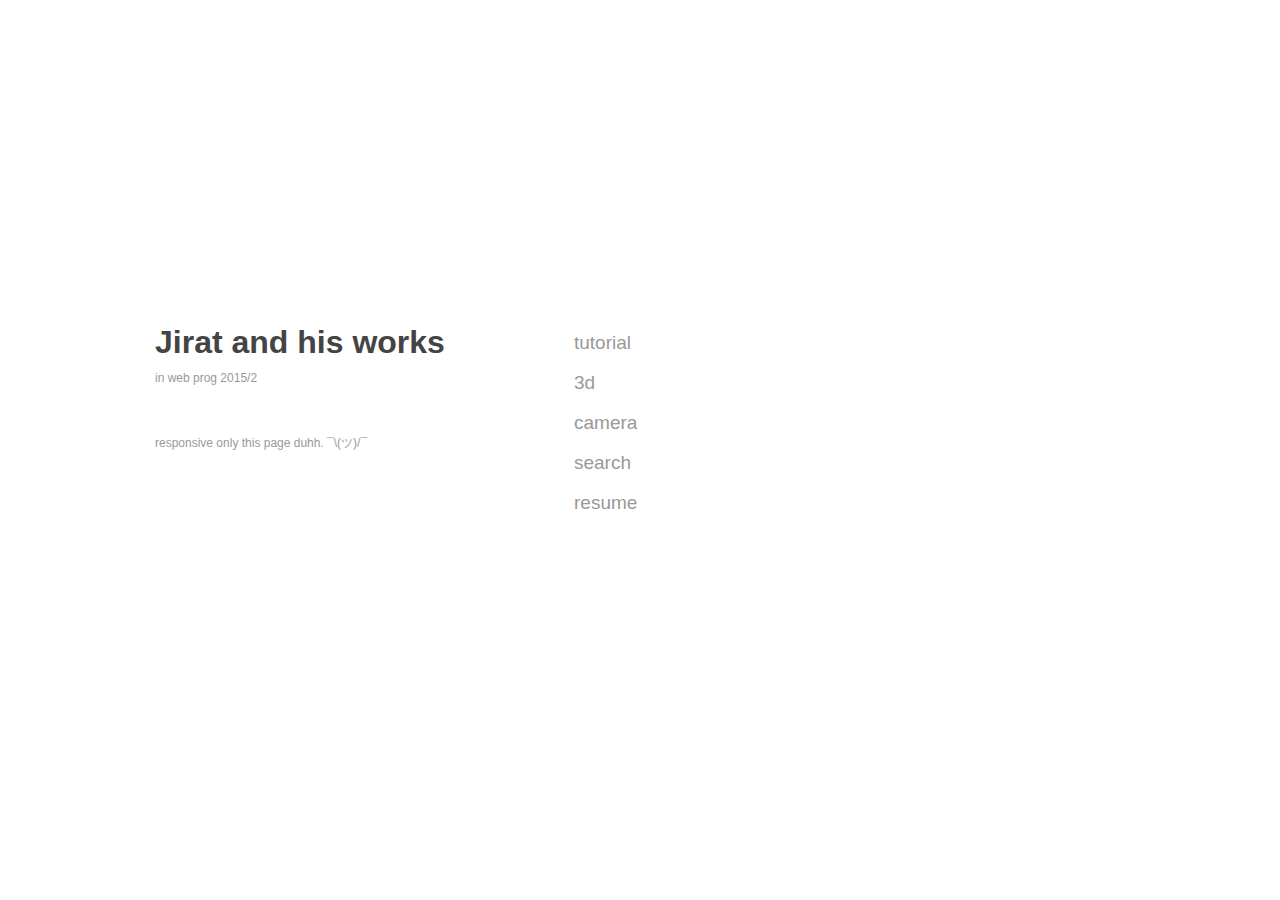
<file: index.html>
<!DOCTYPE html>
<html>
<head>
	<title>Jirat Onaree</title>
	<meta charset="utf-8">
	<meta name="viewport" content="width=device-width, initial-scale=1">
	<meta property="og:title" content="Jirat Onaree" />
	<meta property="og:type" content="website" />
	<meta property="og:url" content="http://jeojoe.azurewebsites.net/" />
	<meta property="og:image" content="http://jeojoe.azurewebsites.net/og.png" />
	<meta property="og:description" content="and his very peaceful resume for world peace." />
	<style type="text/css" media="screen">
		.container{position:relative;width:100%;max-width:960px;margin:0 auto;padding:0 20px;box-sizing:border-box}.column,.columns{width:100%;float:left;box-sizing:border-box}@media (min-width: 400px){.container{width:85%;padding:0}}@media (min-width: 550px){.container{width:80%}.column,.columns{margin-left:4%}.column:first-child,.columns:first-child{margin-left:0}.three.columns{width:22%}.five.columns{width:39.3333333333%}}.container:after,.row:after,.u-cf{content:"";display:table;clear:both}.u-full-width{width:100%;box-sizing:border-box}html,body{margin:0;font-family:Helvetica, Arial;height:100%;width:100%}h1{font-weight:bold;color:#444;margin:0 0 10px}p{font-size:12px;margin:0 0 50px;color:#999;font-weight: 300}sup{font-size:11px;font-weight:300}a{display:block;margin:18px 3px;font-size:19px;color:#999;text-decoration:none;font-weight: 300;}a:nth-child(1){margin-top:8px}a:hover{color:#444}.five.columns{min-width:217px}.v-wrap{width:calc(100% - 10px);display:inline-block;vertical-align:middle}.v-line{height:95%;width:1px;display:inline-block;vertical-align:middle}.reg-bg{position:absolute;top:0;left:0;width:63%;height:100%;background-color:white}.img-bg{position:absolute;top:0;right:0;height:100%;width:37%;background-image:url('resume.png')}@media (max-width: 750px){.reg-bg{width:100%}}
		
	</style>
</head>
<body>
	<div class="reg-bg"></div>
	<div class="v-wrap">
		<div class="container">
			<div class="row">
				<div class="five columns">
					<h1>Jirat and his works</h1>
					<p>in web prog 2015/2</p>
					<p>responsive only this page duhh. ¯\(ツ)/¯</p>
				</div>
				<div class="three columns">
					<a href="tutorial" title="resume">tutorial</a>
					<a href="3d" title="resume">3d</a>
					<a href="camera" title="resume">camera</a>
					<a href="search" title="resume">search</a>
					<a href="resume" title="resume">resume</a>
				</div>
			</div>	
		</div>
	</div>
	<div class="v-line"></div>
	
</body>
</html>
</file>
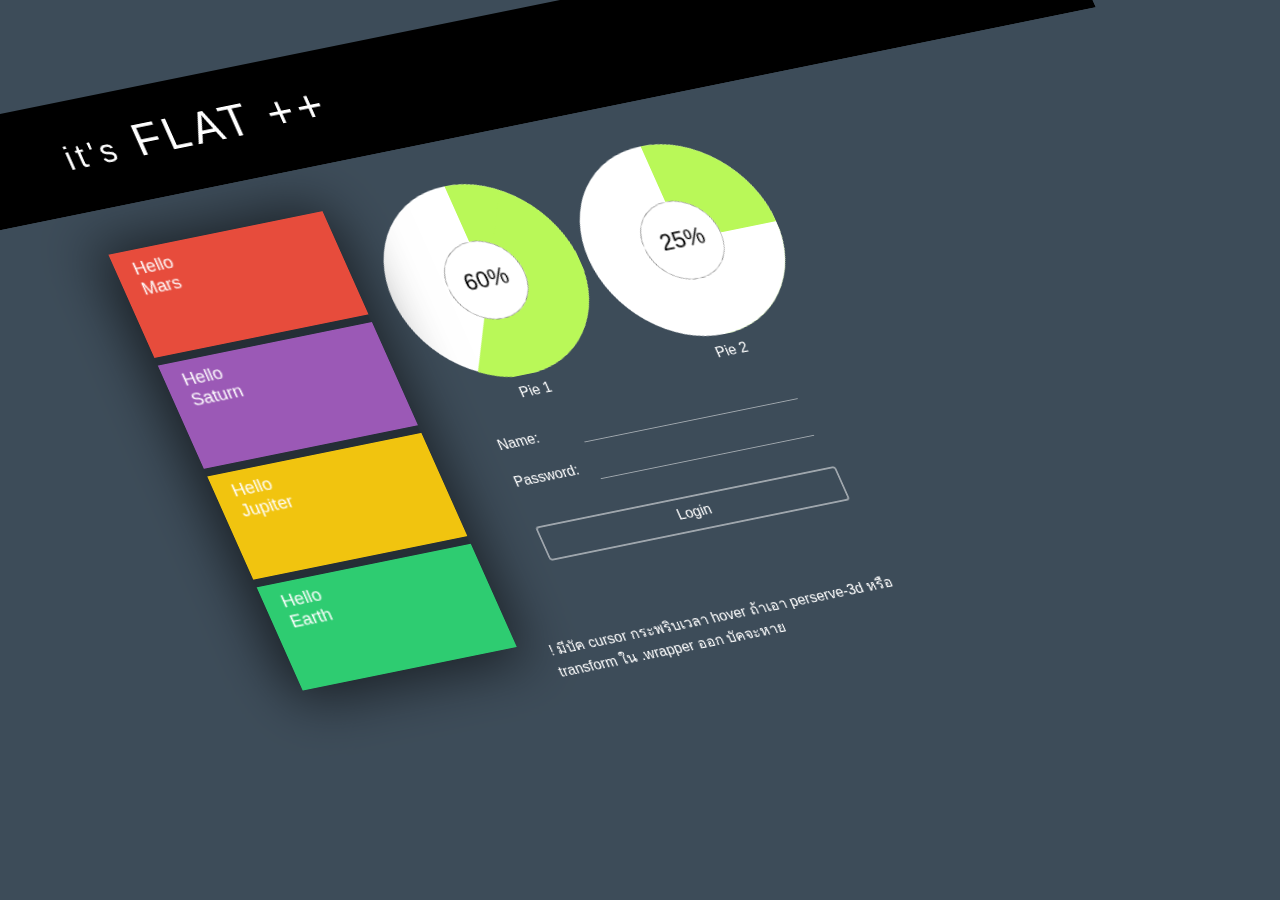
<file: 3d/index.html>
<!doctype html>
<html>
	<head>
		<meta charset="utf-8"/>
		<title>CSS เอียงๆ</title>
		<link rel="stylesheet" type="text/css" href="app.css">
	</head>
	<body>
		<div class="wrapper">
			<!--  Header  -->
			<div class="header">
				<span>it's</span> FLAT ++
			</div>

			<!--  Left Buttons  -->
			<div class="buttons">
				<div class="button red">
					<div class="bottom side"></div>
					<div class="left side"></div>
					<div class="top side">Hello<br>Mars</div>
				</div>
				<div class="button purple">
					<div class="bottom side"></div>
					<div class="left side"></div>
					<div class="top side">Hello<br>Saturn</div>
				</div>
				<div class="button yellow">
					<div class="bottom side"></div>
					<div class="left side"></div>
					<div class="top side">Hello<br>Jupiter</div>
				</div>
				<div class="button green">
					<div class="bottom side"></div>
					<div class="left side"></div>
					<div class="top side">Hello<br>Earth</div>
				</div>
			</div>

			<!--  Right Login  -->
			<div class="login">

				<!--  Chart  -->
				<div class="charts">
					<div class="chart one">
						<div class="progress">
							<!-- <div class="wtf"></div> -->
							<!-- <div class="p2"></div> -->
							<div class="p1"></div>
							<div class="p1 rotate"></div>
						</div>
						<div class="center">
							<div class="percent">60%</div>
						</div>
						<p>Pie 1</p>
					</div>
					<div class="chart two">
						<div class="progress">
							<div class="p1"></div>
							<div class="p3"></div>
						</div>
						<div class="center">
							<div class="percent">25%</div>
						</div>
						<p>Pie 2</p>
					</div>
				</div>

				<!--  Fields  -->
				<form class="field">
					<div class="field-wrapper">
						<label>Name:</label>
						<input type="text" />
					</div>
					<div class="field-wrapper">
						<label>Password:</label>
						<input type="password" />	
					</div>
					<div class="login-button">
						<div class="effect"></div>
						<p>Login</p>
					</div>
				</form>

				<label style="color: #fff">! มีบัค cursor กระพริบเวลา hover ถ้าเอา perserve-3d หรือ transform ใน .wrapper ออก บัคจะหาย</label>
			</div>
		</div>
	</body>
</html>
</file>
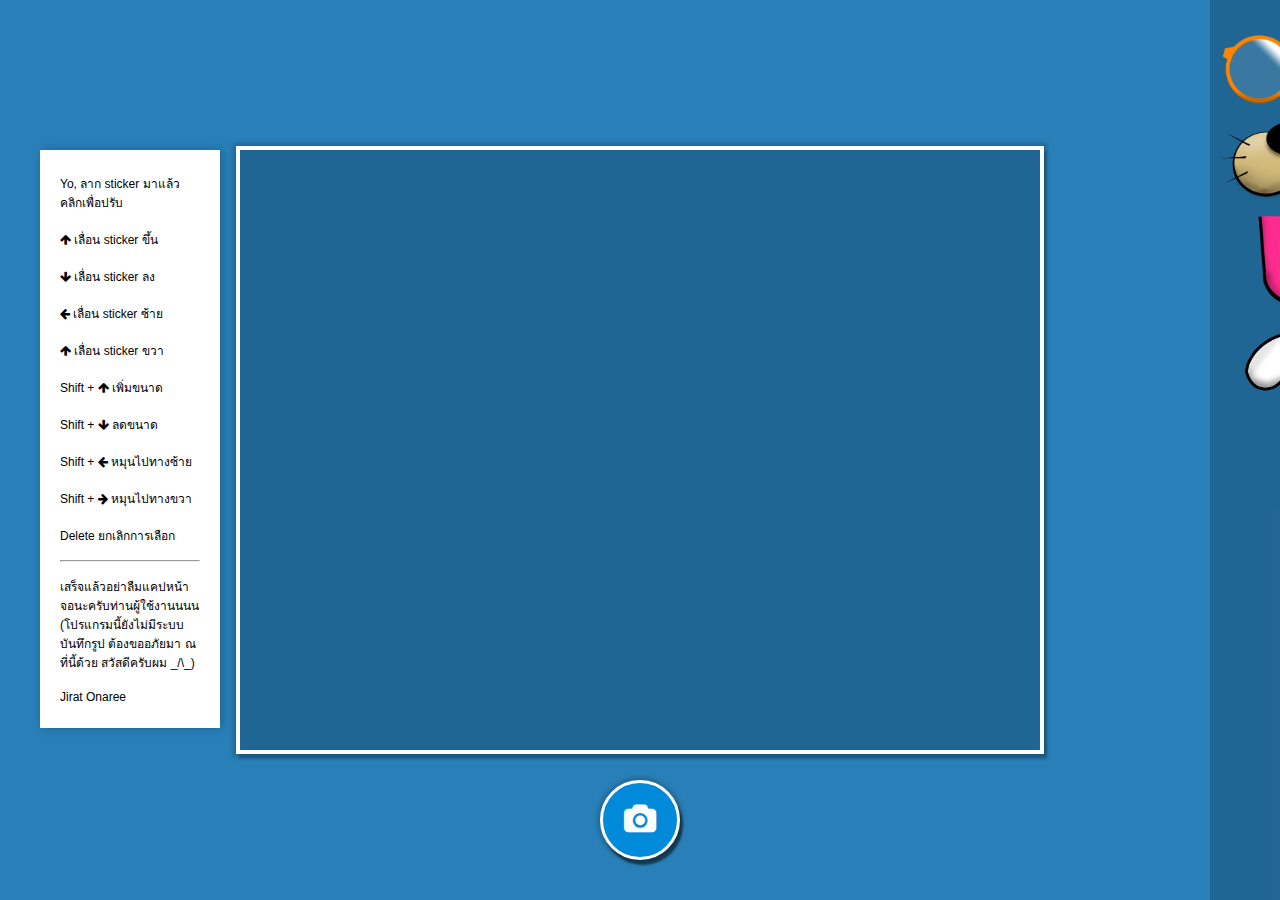
<file: camera/index.html>
<!DOCTYPE html>
<html>
<head lang="en">
    <meta charset="UTF-8">
     <link rel="stylesheet" href="https://maxcdn.bootstrapcdn.com/font-awesome/4.5.0/css/font-awesome.min.css"/>
    <link rel="stylesheet" href="stickerbooth.css"/>
    <link rel="stylesheet" href="app.css">

    <script src="https://ajax.googleapis.com/ajax/libs/jquery/1.12.0/jquery.min.js"></script>
    <script src="jQueryRotate.js"></script>
    <script src="camera.js"></script>
    <script src="app.js" defer></script>
    <title>Sticker Booth Yo</title>
</head>
<body>
    <div id="wrapper">
        <div id="framing">
            <canvas id="photo" width="800" height="600"></canvas>
            <div id="camera"></div>
            <div id="countdown"></div>
            <div id="manual-wrapper">
                <div id="manual">
                    <div class="item">Yo, ลาก sticker มาแล้วคลิกเพื่อปรับ</div>
                    <div class="item"><i class="fa fa-arrow-up"></i> เลื่อน sticker ขึ้น</div>
                    <div class="item"><i class="fa fa-arrow-down"></i> เลื่อน sticker ลง</div>
                    <div class="item"><i class="fa fa-arrow-left"></i> เลื่อน sticker ซ้าย</div>
                    <div class="item"><i class="fa fa-arrow-up"></i> เลื่อน sticker ขวา</div>
                    <div class="item">Shift + <i class="fa fa-arrow-up"></i> เพิ่มขนาด</div>
                    <div class="item">Shift + <i class="fa fa-arrow-down"></i> ลดขนาด</div>
                    <div class="item">Shift + <i class="fa fa-arrow-left"></i> หมุนไปทางซ้าย</div>
                    <div class="item">Shift + <i class="fa fa-arrow-right"></i> หมุนไปทางขวา</div>
                    <div class="item">Delete ยกเลิกการเลือก</div>
                    <hr>
                    <div class="item">เสร็จแล้วอย่าลืมแคปหน้าจอนะครับท่านผู้ใช้งานนนน (โปรแกรมนี้ยังไม่มีระบบบันทึกรูป ต้องขออภัยมา ณ ที่นี้ด้วย สวัสดีครับผม _/\_)</div>
                    <div class="item">Jirat Onaree</div>
                </div>
            </div>
            <div id="overlay"></div>
        </div>
        <div id="camera-control">
            <button onClick="capture()"><i class="fa fa-camera" id="capture-icon"></i></button>
        </div>
        <div id="toolbar">
            <ul id="sticker-list">
                <li><img src="sticker/glasses_01.png"/></li>
                <li><img src="sticker/dognose.png"/></li>
                <li><img src="sticker/tongue.png"/></li>
                <li><img src="sticker/eye_01.png"/></li>
            </ul>
        </div>
    </div>
</body>
</html>
</file>
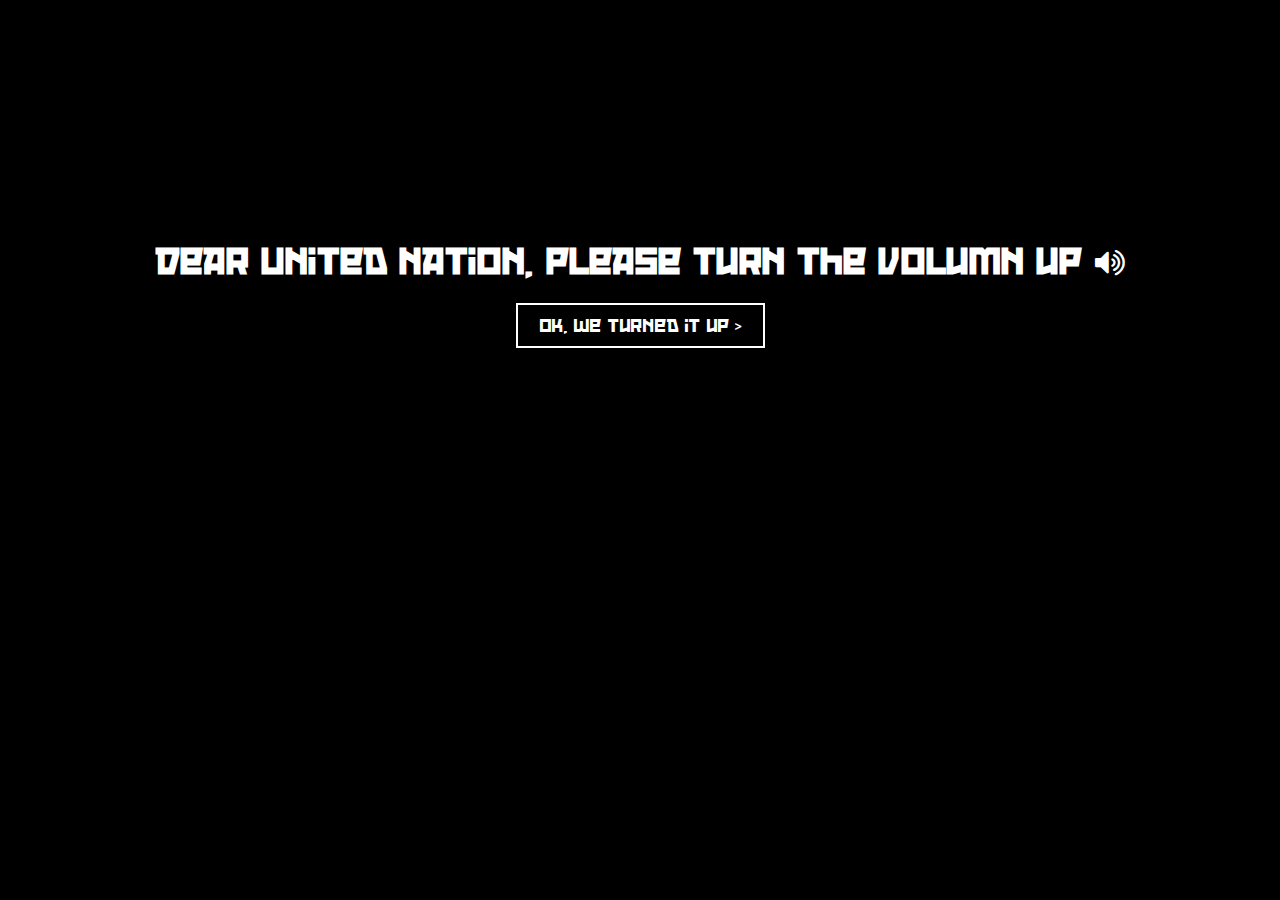
<file: resume/index.html>
<!DOCTYPE html>
<html>
<head>
	<title>This is Jirat Onaree resume.</title>
	<meta charset="UTF-8" />
	<script src="jquery-1.12.0.min.js"></script>
	<script src="app.js" defer></script>
	<link rel="stylesheet" type="text/css" href="app.css">
	<link rel="stylesheet" href="https://maxcdn.bootstrapcdn.com/font-awesome/4.5.0/css/font-awesome.min.css">
</head>
<body>
	<div class="rising-sun"></div>
	<div class="earth"></div>
	<div class="leaders">
		<div class="leader mao"></div>
		<div class="leader stalin"></div>
		<div class="leader lenin"></div>
		<div class="leader marx"></div>
		<div class="quote">
			<div class="pointy"></div>
			<blockquote>
				<h2>Hey You !</h2>
				 We want to say that he's so good at world peace so 
				 <span class="big">MOVE YOUR MOUSE ON OUR FACES RIGHT NOW! OR I WILL PEACE YOU with my POINTY nuclear warheeeaad!</span>
			</blockquote>
		</div>
	</div>
	<div class="main-content">
		<h1 class="name">Jirat Onaree</h1>
		<p class="p-1">is ready to bring the world some <span>PEACE !!!</span></p>
		<div class="detail">
			<div class="box background">
				<h3>Backgrounds</h3>
				<ul>
					<li>Thailand root. The country of political stability and PEACE !</li>
					<li>Computer Engineering, Chulalongkorn University.</li>
					<li>Love to make peace everyday.</li>
				</ul>
			</div>
			<div class="box skill">
				<h3>Skills</h3>
				<ul>
					<li>Can hack the infrastructure of any country, especially democracy country !!!</li>
					<li>cannot speak chinese or russian but love them very much so it doesn't matter !!!</li>
					<li>can send tanks to any peace protester or abuct its leader efficiently.</li>
				</ul>
			</div>
			<div class="box exp">
				<h3>Experiences</h3>
				<ul>
					<li>come on ! i live in thailand! so much experiences of peace in this country !!!</li>
					<li>Listen to Peaceful Song on 6 pm everyday. ummmm so much peace in it. its author is genius !!</li>
					<li>experiences holding a gun in rordor. that's enough for making peace! everything can be solved by pointing a gun to it.</li>
				</ul>
			</div>
			<div class="box interest">
				<h3>Interests</h3>
				<ul>
					<li>I love nuclear bomb very much. it's the most effective peace making method.</li>
					<li>Propaganda and Manipulating the media. and making some peaceful songs !!!</li>
					<li>Build railway with chinese. and let them cheat us!! it's the best feeling in the world.</li>
				</ul>
			</div>
		</div>
		<!-- <div onClick="rotateClock()" class="nav clock"><i class="fa fa-angle-right"></i></div> -->
		<div onClick="rotateCouterClock()" class="nav couter-clock"><i class="fa fa-angle-down"></i></div>
	</div>
	<div class="welcome">
		<h1>Dear United Nation, please turn the volumn up <i class="fa fa-volume-up"></i></h1>
		<div class="start-peace" onClick="initPeace()">ok, we turned it up ></div>
	</div>
</body>
</html>
</file>
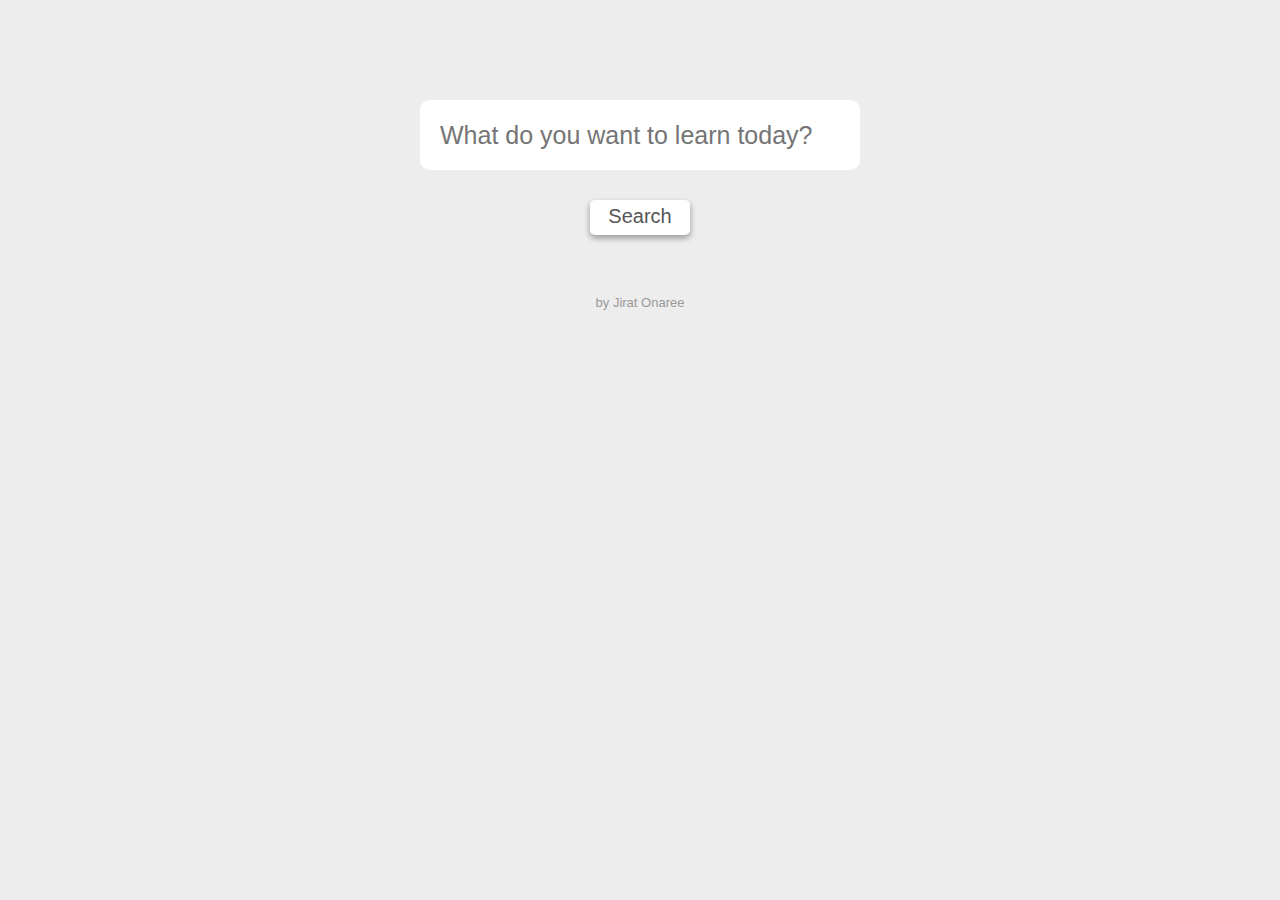
<file: search/index.html>
<!DOCTYPE html>
<html>
<head>
	<title>GG AJAX</title>
	<meta charset="UTF-8" />
	<script src="jquery-1.12.0.min.js"></script>
	<script src="ajax.js" defer></script>
	<link rel="stylesheet" type="text/css" href="app.css">
</head>
<body>
	<form>
		<input type="text" placeholder="What do you want to learn today?" />
	</form>
	<button onClick="searchWrapper()" id="search-button">Search</button>
	<div id="result">
		
	</div>
	<footer>by Jirat Onaree</footer>
</body>
</html>
</file>
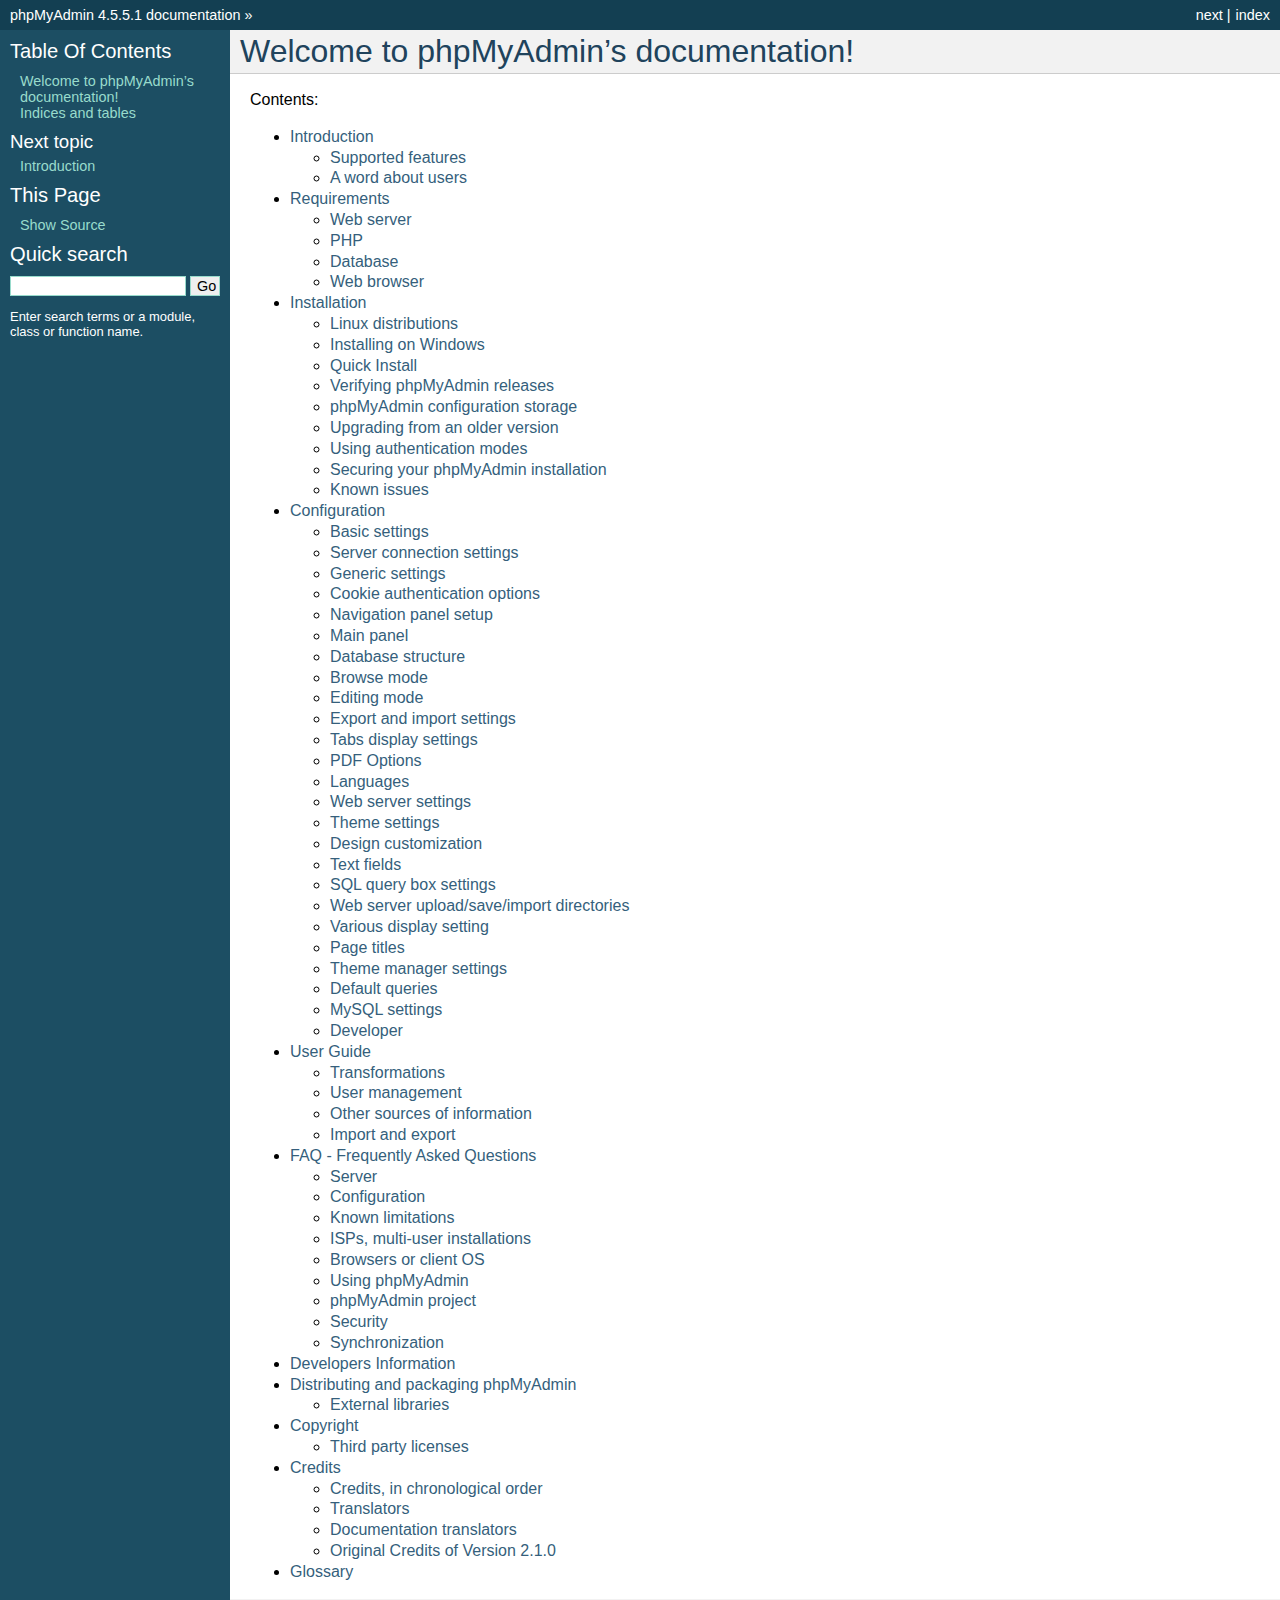
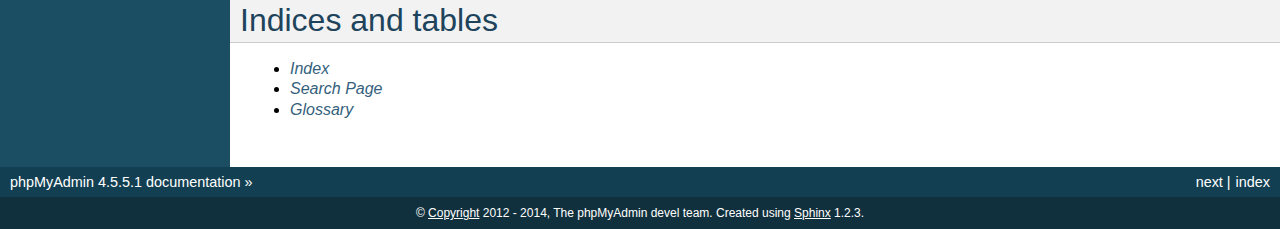
<file: phpMyAdmin/doc/html/index.html>
<!DOCTYPE html PUBLIC "-//W3C//DTD XHTML 1.0 Transitional//EN"
  "http://www.w3.org/TR/xhtml1/DTD/xhtml1-transitional.dtd">


<html xmlns="http://www.w3.org/1999/xhtml">
  <head>
    <meta http-equiv="Content-Type" content="text/html; charset=utf-8" />
    
    <title>Welcome to phpMyAdmin’s documentation! &mdash; phpMyAdmin 4.5.5.1 documentation</title>
    
    <link rel="stylesheet" href="_static/default.css" type="text/css" />
    <link rel="stylesheet" href="_static/pygments.css" type="text/css" />
    
    <script type="text/javascript">
      var DOCUMENTATION_OPTIONS = {
        URL_ROOT:    './',
        VERSION:     '4.5.5.1',
        COLLAPSE_INDEX: false,
        FILE_SUFFIX: '.html',
        HAS_SOURCE:  true
      };
    </script>
    <script type="text/javascript" src="_static/jquery.js"></script>
    <script type="text/javascript" src="_static/underscore.js"></script>
    <script type="text/javascript" src="_static/doctools.js"></script>
    <link rel="copyright" title="Copyright" href="copyright.html" />
    <link rel="top" title="phpMyAdmin 4.5.5.1 documentation" href="#" />
    <link rel="next" title="Introduction" href="intro.html" /> 
  </head>
  <body>
    <div class="related">
      <h3>Navigation</h3>
      <ul>
        <li class="right" style="margin-right: 10px">
          <a href="genindex.html" title="General Index"
             accesskey="I">index</a></li>
        <li class="right" >
          <a href="intro.html" title="Introduction"
             accesskey="N">next</a> |</li>
        <li><a href="#">phpMyAdmin 4.5.5.1 documentation</a> &raquo;</li> 
      </ul>
    </div>  

    <div class="document">
      <div class="documentwrapper">
        <div class="bodywrapper">
          <div class="body">
            
  <div class="section" id="welcome-to-phpmyadmin-s-documentation">
<h1>Welcome to phpMyAdmin&#8217;s documentation!<a class="headerlink" href="#welcome-to-phpmyadmin-s-documentation" title="Permalink to this headline">¶</a></h1>
<p>Contents:</p>
<div class="toctree-wrapper compound">
<ul>
<li class="toctree-l1"><a class="reference internal" href="intro.html">Introduction</a><ul>
<li class="toctree-l2"><a class="reference internal" href="intro.html#supported-features">Supported features</a></li>
<li class="toctree-l2"><a class="reference internal" href="intro.html#a-word-about-users">A word about users</a></li>
</ul>
</li>
<li class="toctree-l1"><a class="reference internal" href="require.html">Requirements</a><ul>
<li class="toctree-l2"><a class="reference internal" href="require.html#web-server">Web server</a></li>
<li class="toctree-l2"><a class="reference internal" href="require.html#php">PHP</a></li>
<li class="toctree-l2"><a class="reference internal" href="require.html#database">Database</a></li>
<li class="toctree-l2"><a class="reference internal" href="require.html#web-browser">Web browser</a></li>
</ul>
</li>
<li class="toctree-l1"><a class="reference internal" href="setup.html">Installation</a><ul>
<li class="toctree-l2"><a class="reference internal" href="setup.html#linux-distributions">Linux distributions</a></li>
<li class="toctree-l2"><a class="reference internal" href="setup.html#installing-on-windows">Installing on Windows</a></li>
<li class="toctree-l2"><a class="reference internal" href="setup.html#quick-install">Quick Install</a></li>
<li class="toctree-l2"><a class="reference internal" href="setup.html#verifying-phpmyadmin-releases">Verifying phpMyAdmin releases</a></li>
<li class="toctree-l2"><a class="reference internal" href="setup.html#phpmyadmin-configuration-storage">phpMyAdmin configuration storage</a></li>
<li class="toctree-l2"><a class="reference internal" href="setup.html#upgrading-from-an-older-version">Upgrading from an older version</a></li>
<li class="toctree-l2"><a class="reference internal" href="setup.html#using-authentication-modes">Using authentication modes</a></li>
<li class="toctree-l2"><a class="reference internal" href="setup.html#securing-your-phpmyadmin-installation">Securing your phpMyAdmin installation</a></li>
<li class="toctree-l2"><a class="reference internal" href="setup.html#known-issues">Known issues</a></li>
</ul>
</li>
<li class="toctree-l1"><a class="reference internal" href="config.html">Configuration</a><ul>
<li class="toctree-l2"><a class="reference internal" href="config.html#basic-settings">Basic settings</a></li>
<li class="toctree-l2"><a class="reference internal" href="config.html#server-connection-settings">Server connection settings</a></li>
<li class="toctree-l2"><a class="reference internal" href="config.html#generic-settings">Generic settings</a></li>
<li class="toctree-l2"><a class="reference internal" href="config.html#cookie-authentication-options">Cookie authentication options</a></li>
<li class="toctree-l2"><a class="reference internal" href="config.html#navigation-panel-setup">Navigation panel setup</a></li>
<li class="toctree-l2"><a class="reference internal" href="config.html#main-panel">Main panel</a></li>
<li class="toctree-l2"><a class="reference internal" href="config.html#database-structure">Database structure</a></li>
<li class="toctree-l2"><a class="reference internal" href="config.html#browse-mode">Browse mode</a></li>
<li class="toctree-l2"><a class="reference internal" href="config.html#editing-mode">Editing mode</a></li>
<li class="toctree-l2"><a class="reference internal" href="config.html#export-and-import-settings">Export and import settings</a></li>
<li class="toctree-l2"><a class="reference internal" href="config.html#tabs-display-settings">Tabs display settings</a></li>
<li class="toctree-l2"><a class="reference internal" href="config.html#pdf-options">PDF Options</a></li>
<li class="toctree-l2"><a class="reference internal" href="config.html#languages">Languages</a></li>
<li class="toctree-l2"><a class="reference internal" href="config.html#web-server-settings">Web server settings</a></li>
<li class="toctree-l2"><a class="reference internal" href="config.html#theme-settings">Theme settings</a></li>
<li class="toctree-l2"><a class="reference internal" href="config.html#design-customization">Design customization</a></li>
<li class="toctree-l2"><a class="reference internal" href="config.html#text-fields">Text fields</a></li>
<li class="toctree-l2"><a class="reference internal" href="config.html#sql-query-box-settings">SQL query box settings</a></li>
<li class="toctree-l2"><a class="reference internal" href="config.html#web-server-upload-save-import-directories">Web server upload/save/import directories</a></li>
<li class="toctree-l2"><a class="reference internal" href="config.html#various-display-setting">Various display setting</a></li>
<li class="toctree-l2"><a class="reference internal" href="config.html#page-titles">Page titles</a></li>
<li class="toctree-l2"><a class="reference internal" href="config.html#theme-manager-settings">Theme manager settings</a></li>
<li class="toctree-l2"><a class="reference internal" href="config.html#default-queries">Default queries</a></li>
<li class="toctree-l2"><a class="reference internal" href="config.html#mysql-settings">MySQL settings</a></li>
<li class="toctree-l2"><a class="reference internal" href="config.html#developer">Developer</a></li>
</ul>
</li>
<li class="toctree-l1"><a class="reference internal" href="user.html">User Guide</a><ul>
<li class="toctree-l2"><a class="reference internal" href="transformations.html">Transformations</a></li>
<li class="toctree-l2"><a class="reference internal" href="privileges.html">User management</a></li>
<li class="toctree-l2"><a class="reference internal" href="other.html">Other sources of information</a></li>
<li class="toctree-l2"><a class="reference internal" href="import_export.html">Import and export</a></li>
</ul>
</li>
<li class="toctree-l1"><a class="reference internal" href="faq.html">FAQ - Frequently Asked Questions</a><ul>
<li class="toctree-l2"><a class="reference internal" href="faq.html#server">Server</a></li>
<li class="toctree-l2"><a class="reference internal" href="faq.html#configuration">Configuration</a></li>
<li class="toctree-l2"><a class="reference internal" href="faq.html#known-limitations">Known limitations</a></li>
<li class="toctree-l2"><a class="reference internal" href="faq.html#isps-multi-user-installations">ISPs, multi-user installations</a></li>
<li class="toctree-l2"><a class="reference internal" href="faq.html#browsers-or-client-os">Browsers or client OS</a></li>
<li class="toctree-l2"><a class="reference internal" href="faq.html#using-phpmyadmin">Using phpMyAdmin</a></li>
<li class="toctree-l2"><a class="reference internal" href="faq.html#phpmyadmin-project">phpMyAdmin project</a></li>
<li class="toctree-l2"><a class="reference internal" href="faq.html#security">Security</a></li>
<li class="toctree-l2"><a class="reference internal" href="faq.html#synchronization">Synchronization</a></li>
</ul>
</li>
<li class="toctree-l1"><a class="reference internal" href="developers.html">Developers Information</a></li>
<li class="toctree-l1"><a class="reference internal" href="vendors.html">Distributing and packaging phpMyAdmin</a><ul>
<li class="toctree-l2"><a class="reference internal" href="vendors.html#external-libraries">External libraries</a></li>
</ul>
</li>
<li class="toctree-l1"><a class="reference internal" href="copyright.html">Copyright</a><ul>
<li class="toctree-l2"><a class="reference internal" href="copyright.html#third-party-licenses">Third party licenses</a></li>
</ul>
</li>
<li class="toctree-l1"><a class="reference internal" href="credits.html">Credits</a><ul>
<li class="toctree-l2"><a class="reference internal" href="credits.html#credits-in-chronological-order">Credits, in chronological order</a></li>
<li class="toctree-l2"><a class="reference internal" href="credits.html#translators">Translators</a></li>
<li class="toctree-l2"><a class="reference internal" href="credits.html#documentation-translators">Documentation translators</a></li>
<li class="toctree-l2"><a class="reference internal" href="credits.html#original-credits-of-version-2-1-0">Original Credits of Version 2.1.0</a></li>
</ul>
</li>
<li class="toctree-l1"><a class="reference internal" href="glossary.html">Glossary</a></li>
</ul>
</div>
</div>
<div class="section" id="indices-and-tables">
<h1>Indices and tables<a class="headerlink" href="#indices-and-tables" title="Permalink to this headline">¶</a></h1>
<ul class="simple">
<li><a class="reference internal" href="genindex.html"><em>Index</em></a></li>
<li><a class="reference internal" href="search.html"><em>Search Page</em></a></li>
<li><a class="reference internal" href="glossary.html#glossary"><em>Glossary</em></a></li>
</ul>
</div>


          </div>
        </div>
      </div>
      <div class="sphinxsidebar">
        <div class="sphinxsidebarwrapper">
  <h3><a href="#">Table Of Contents</a></h3>
  <ul>
<li><a class="reference internal" href="#">Welcome to phpMyAdmin&#8217;s documentation!</a></li>
<li><a class="reference internal" href="#indices-and-tables">Indices and tables</a></li>
</ul>

  <h4>Next topic</h4>
  <p class="topless"><a href="intro.html"
                        title="next chapter">Introduction</a></p>
  <h3>This Page</h3>
  <ul class="this-page-menu">
    <li><a href="_sources/index.txt"
           rel="nofollow">Show Source</a></li>
  </ul>
<div id="searchbox" style="display: none">
  <h3>Quick search</h3>
    <form class="search" action="search.html" method="get">
      <input type="text" name="q" />
      <input type="submit" value="Go" />
      <input type="hidden" name="check_keywords" value="yes" />
      <input type="hidden" name="area" value="default" />
    </form>
    <p class="searchtip" style="font-size: 90%">
    Enter search terms or a module, class or function name.
    </p>
</div>
<script type="text/javascript">$('#searchbox').show(0);</script>
        </div>
      </div>
      <div class="clearer"></div>
    </div>
    <div class="related">
      <h3>Navigation</h3>
      <ul>
        <li class="right" style="margin-right: 10px">
          <a href="genindex.html" title="General Index"
             >index</a></li>
        <li class="right" >
          <a href="intro.html" title="Introduction"
             >next</a> |</li>
        <li><a href="#">phpMyAdmin 4.5.5.1 documentation</a> &raquo;</li> 
      </ul>
    </div>
    <div class="footer">
        &copy; <a href="copyright.html">Copyright</a> 2012 - 2014, The phpMyAdmin devel team.
      Created using <a href="http://sphinx-doc.org/">Sphinx</a> 1.2.3.
    </div>
  </body>
</html>
</file>
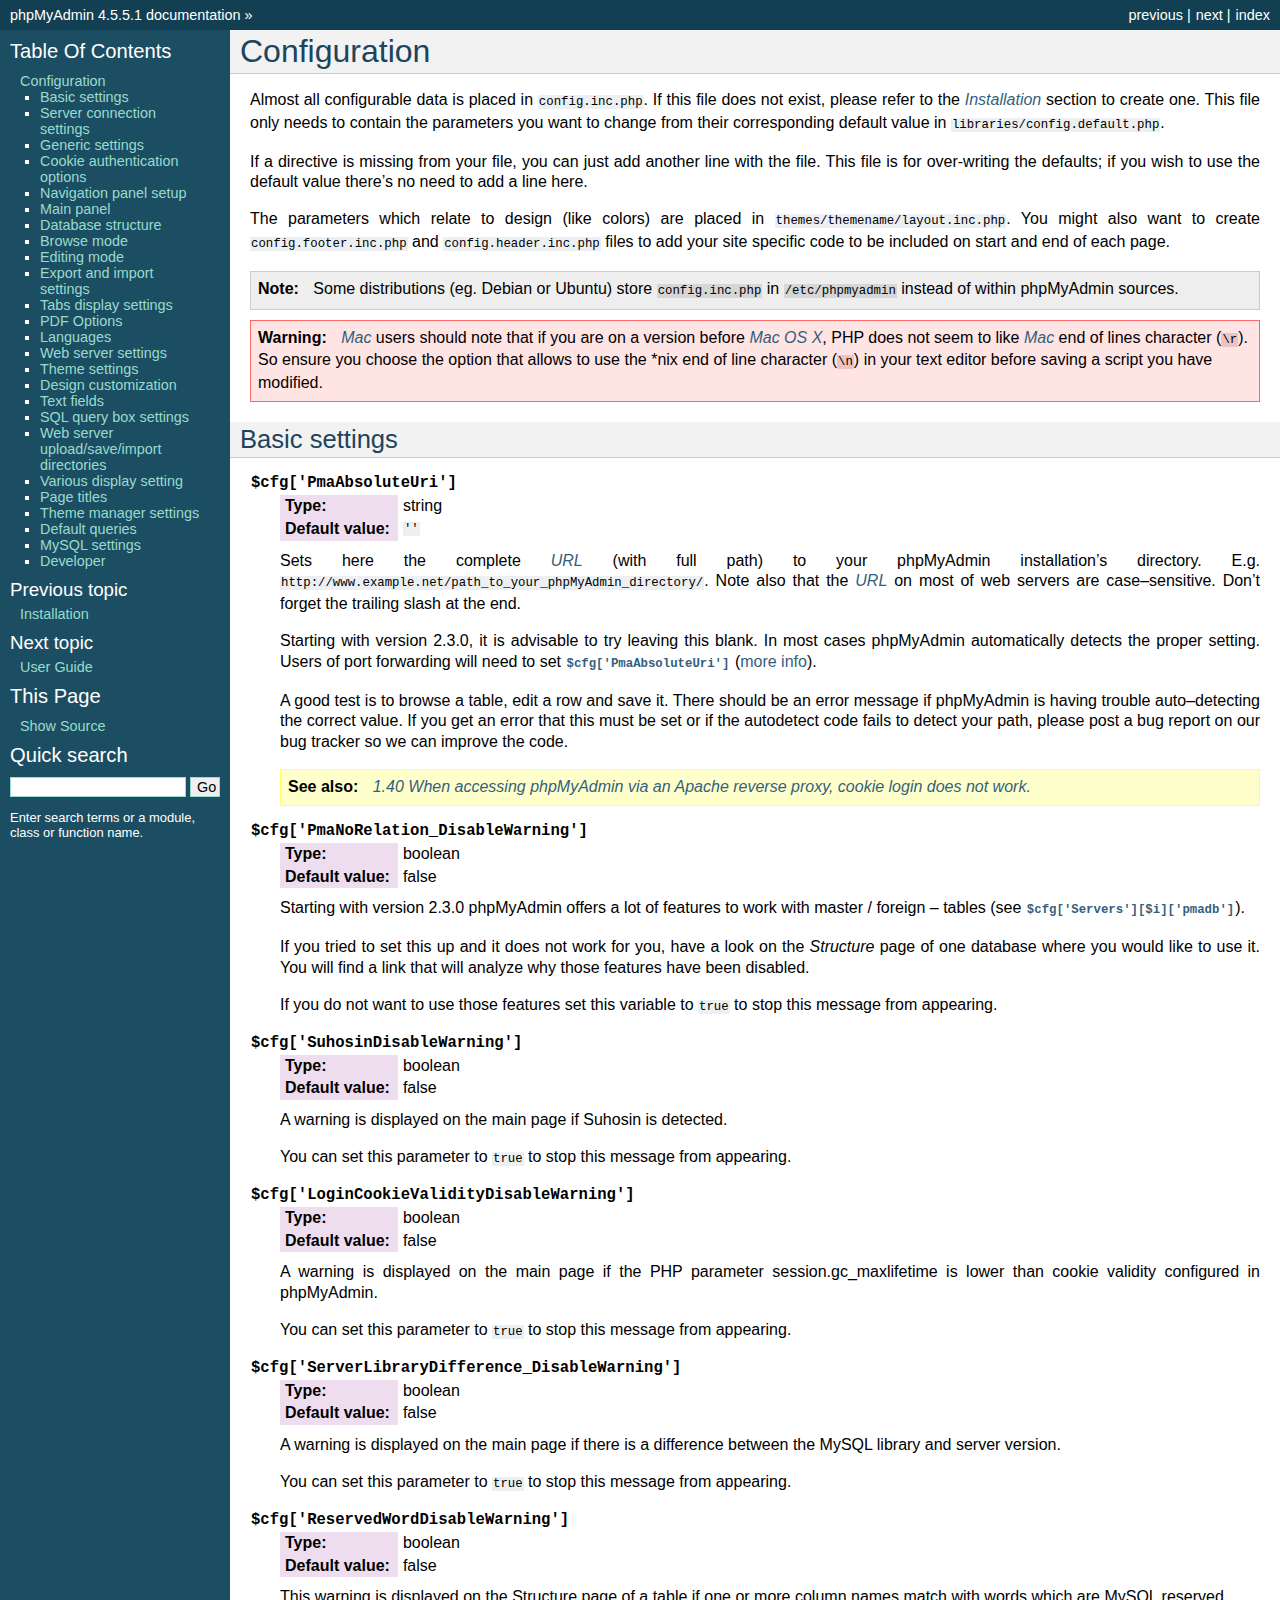
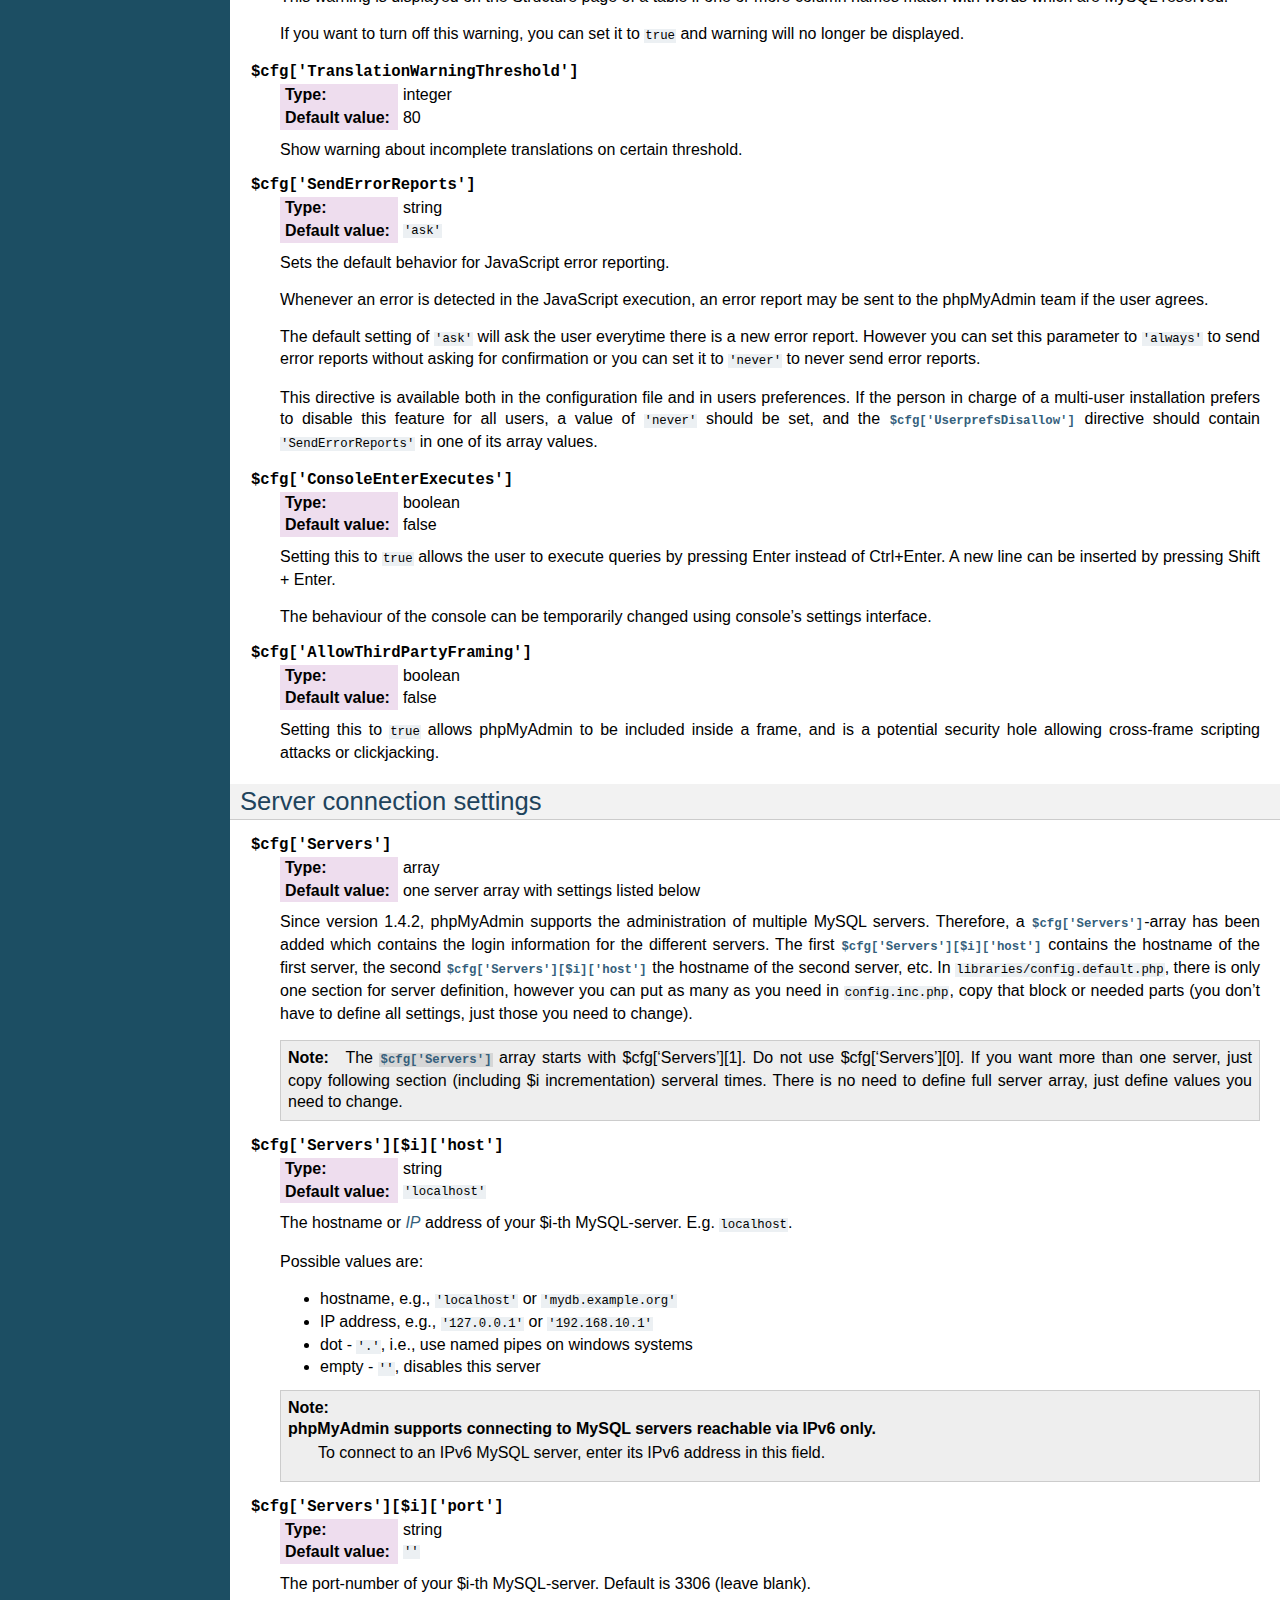
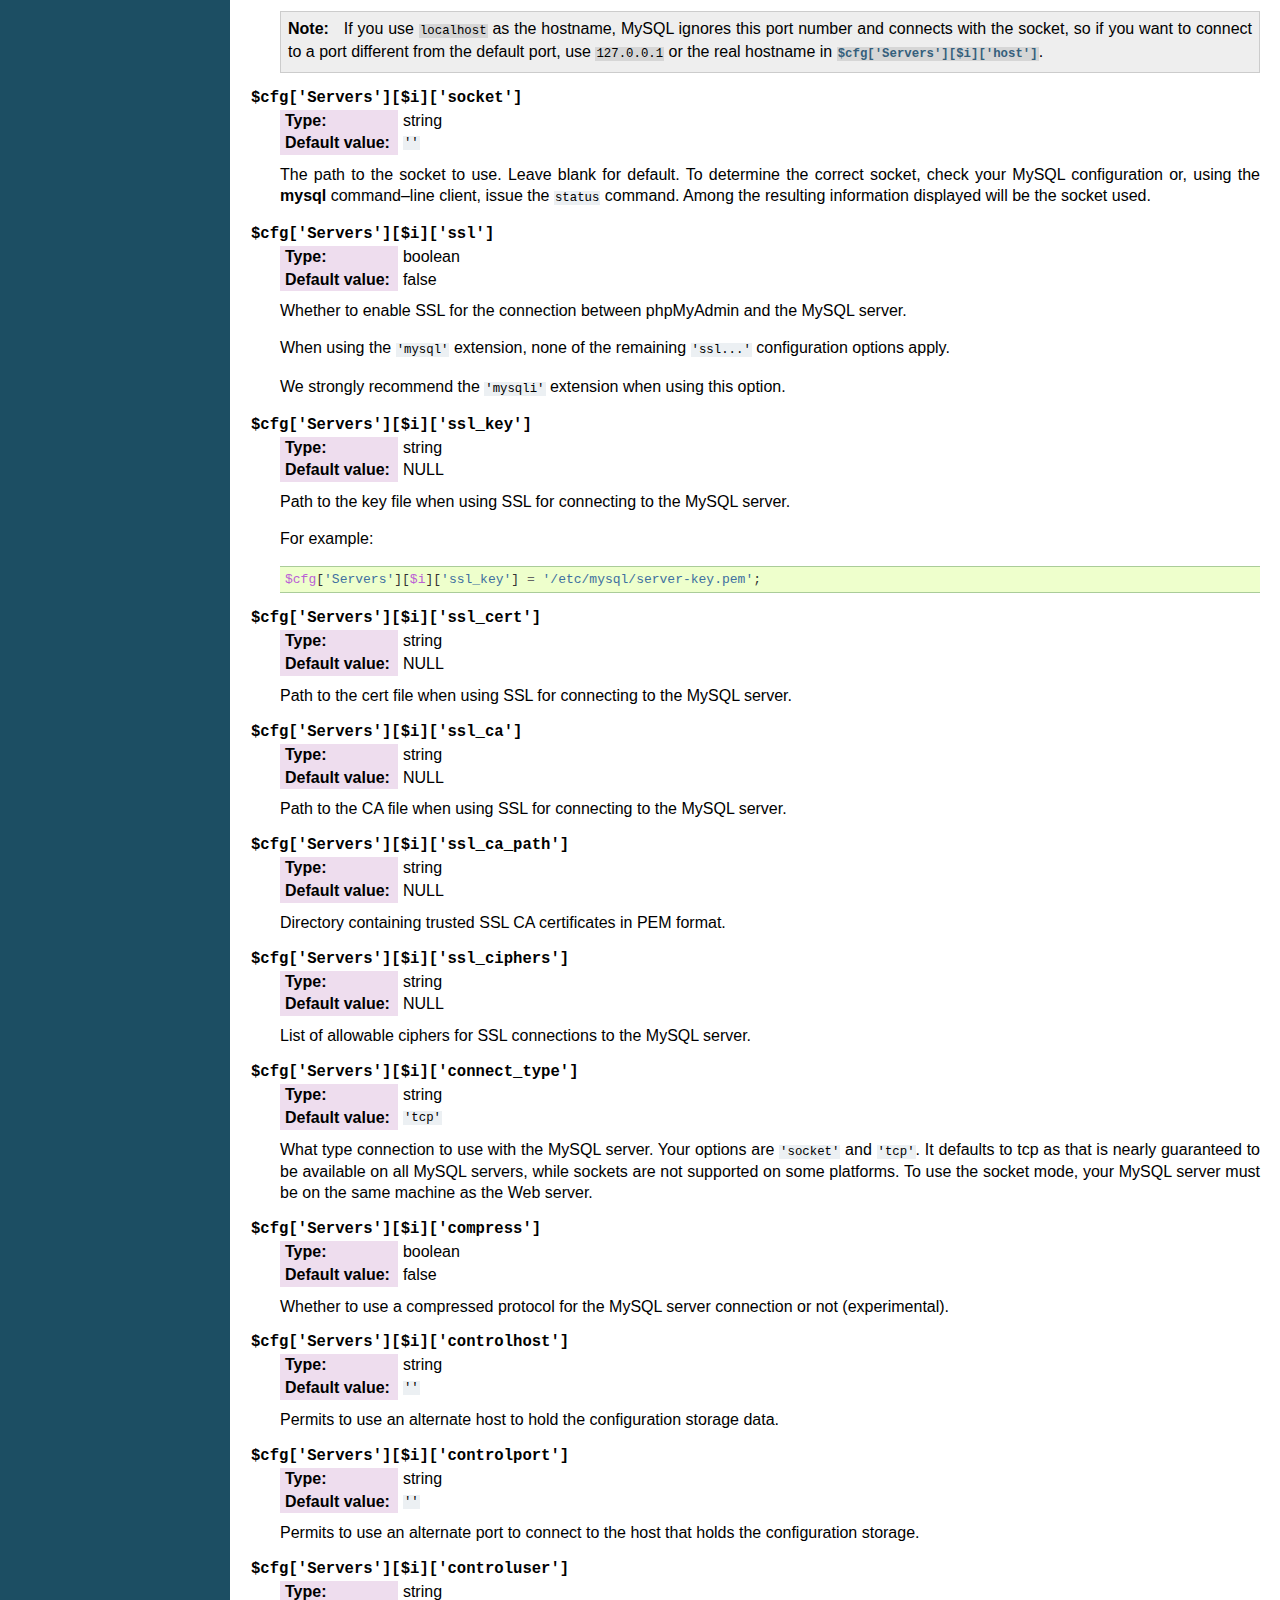
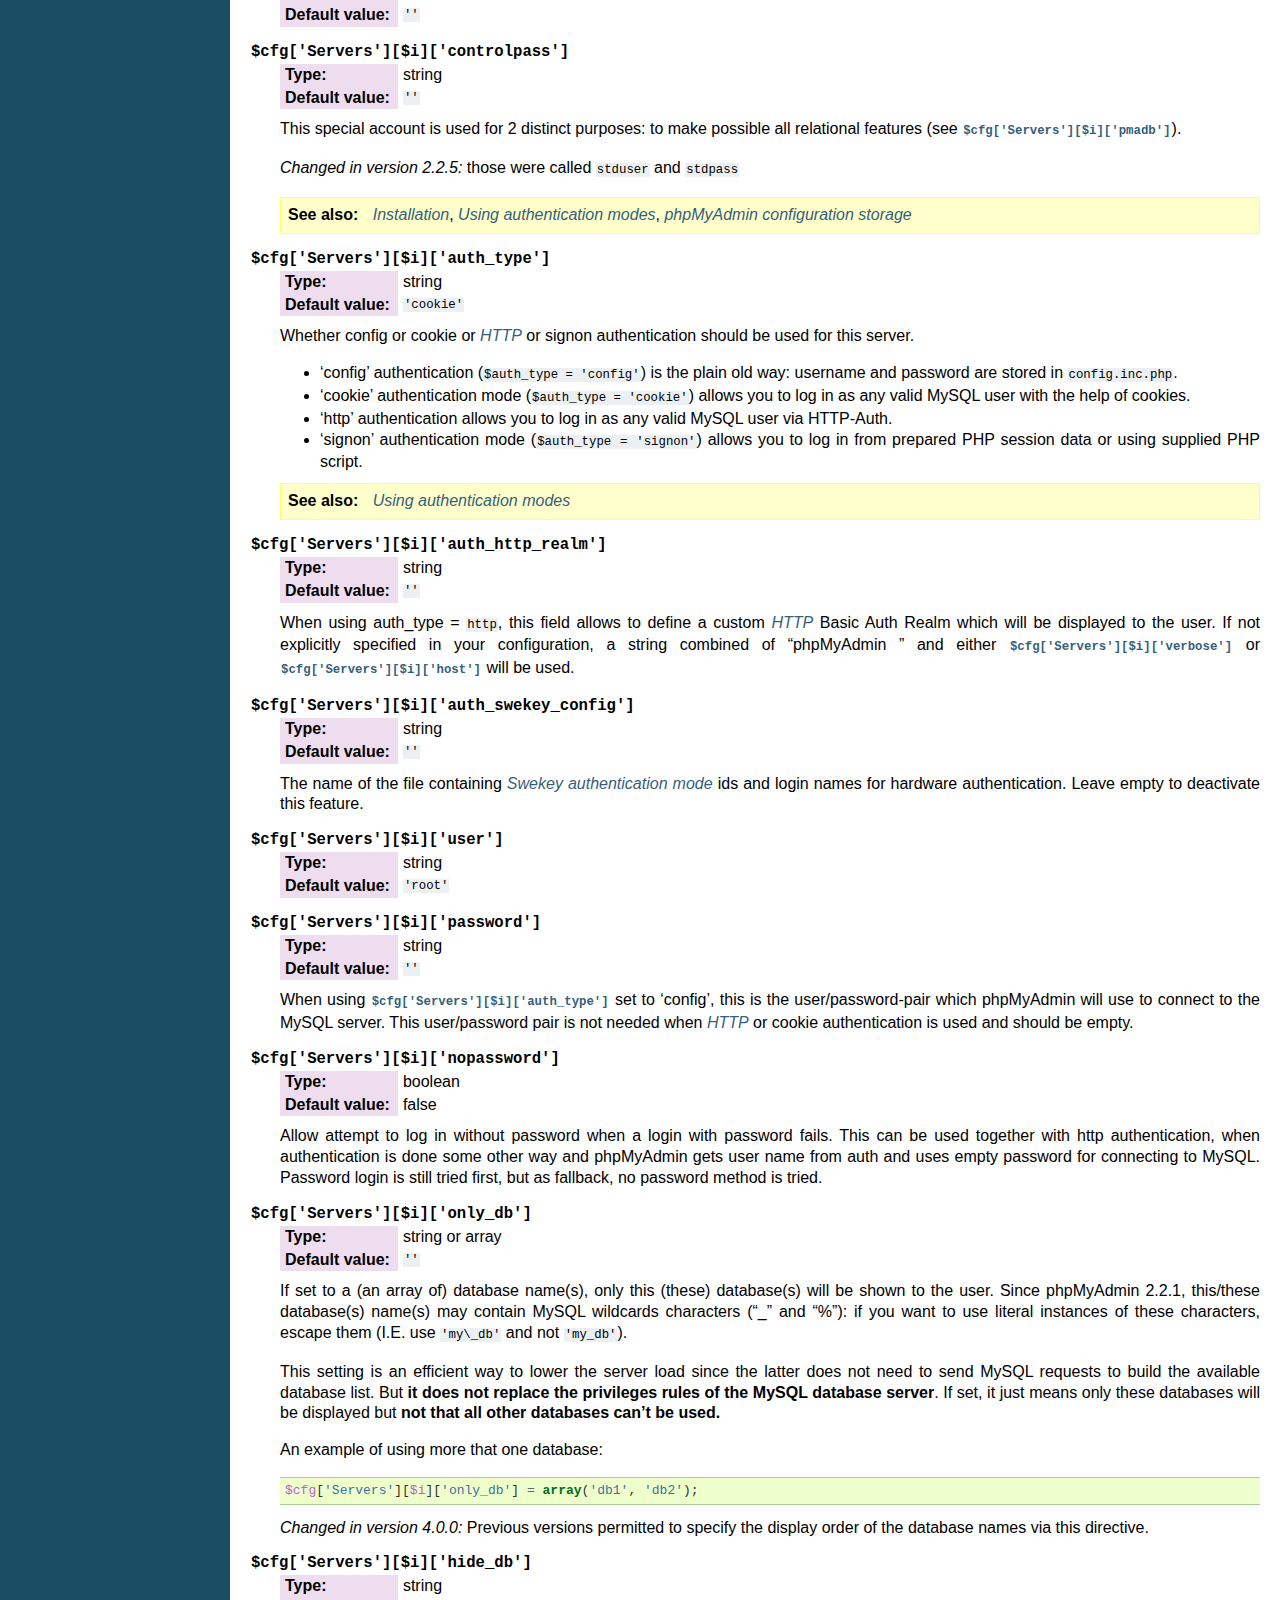
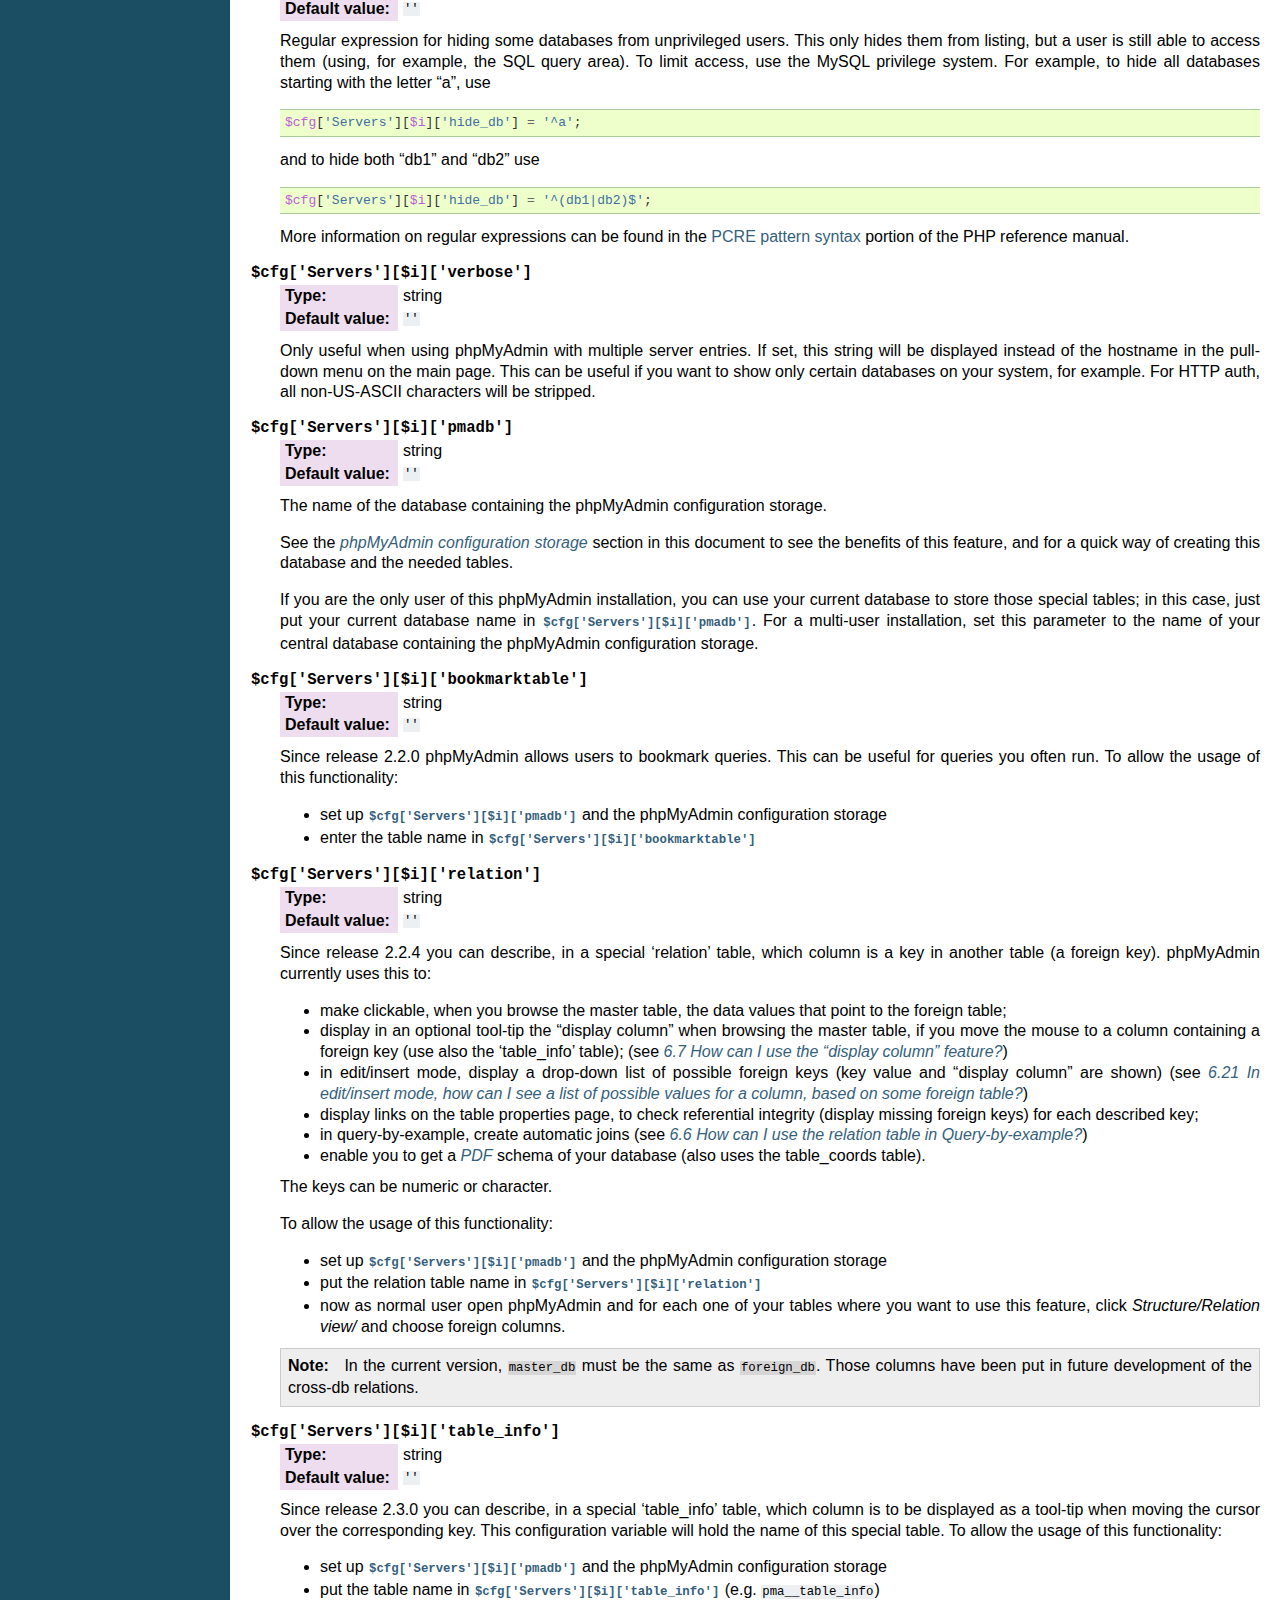
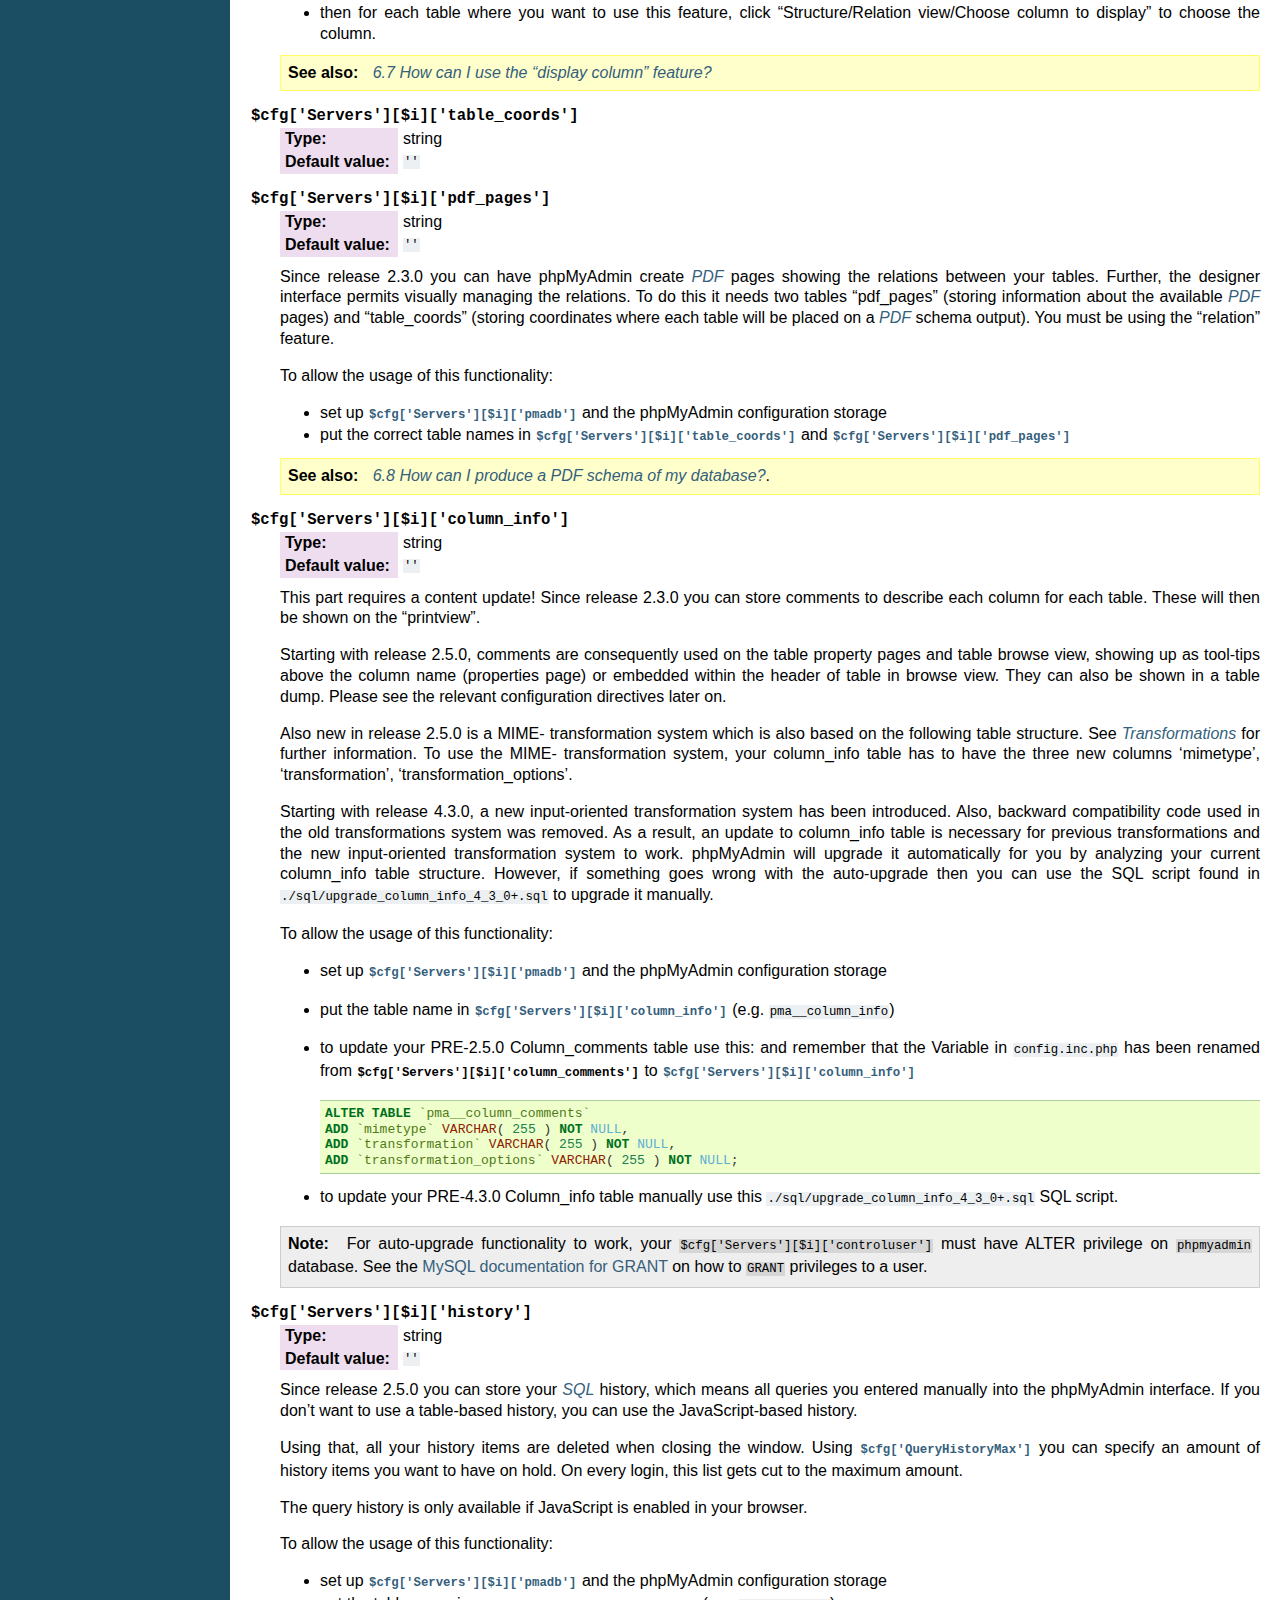
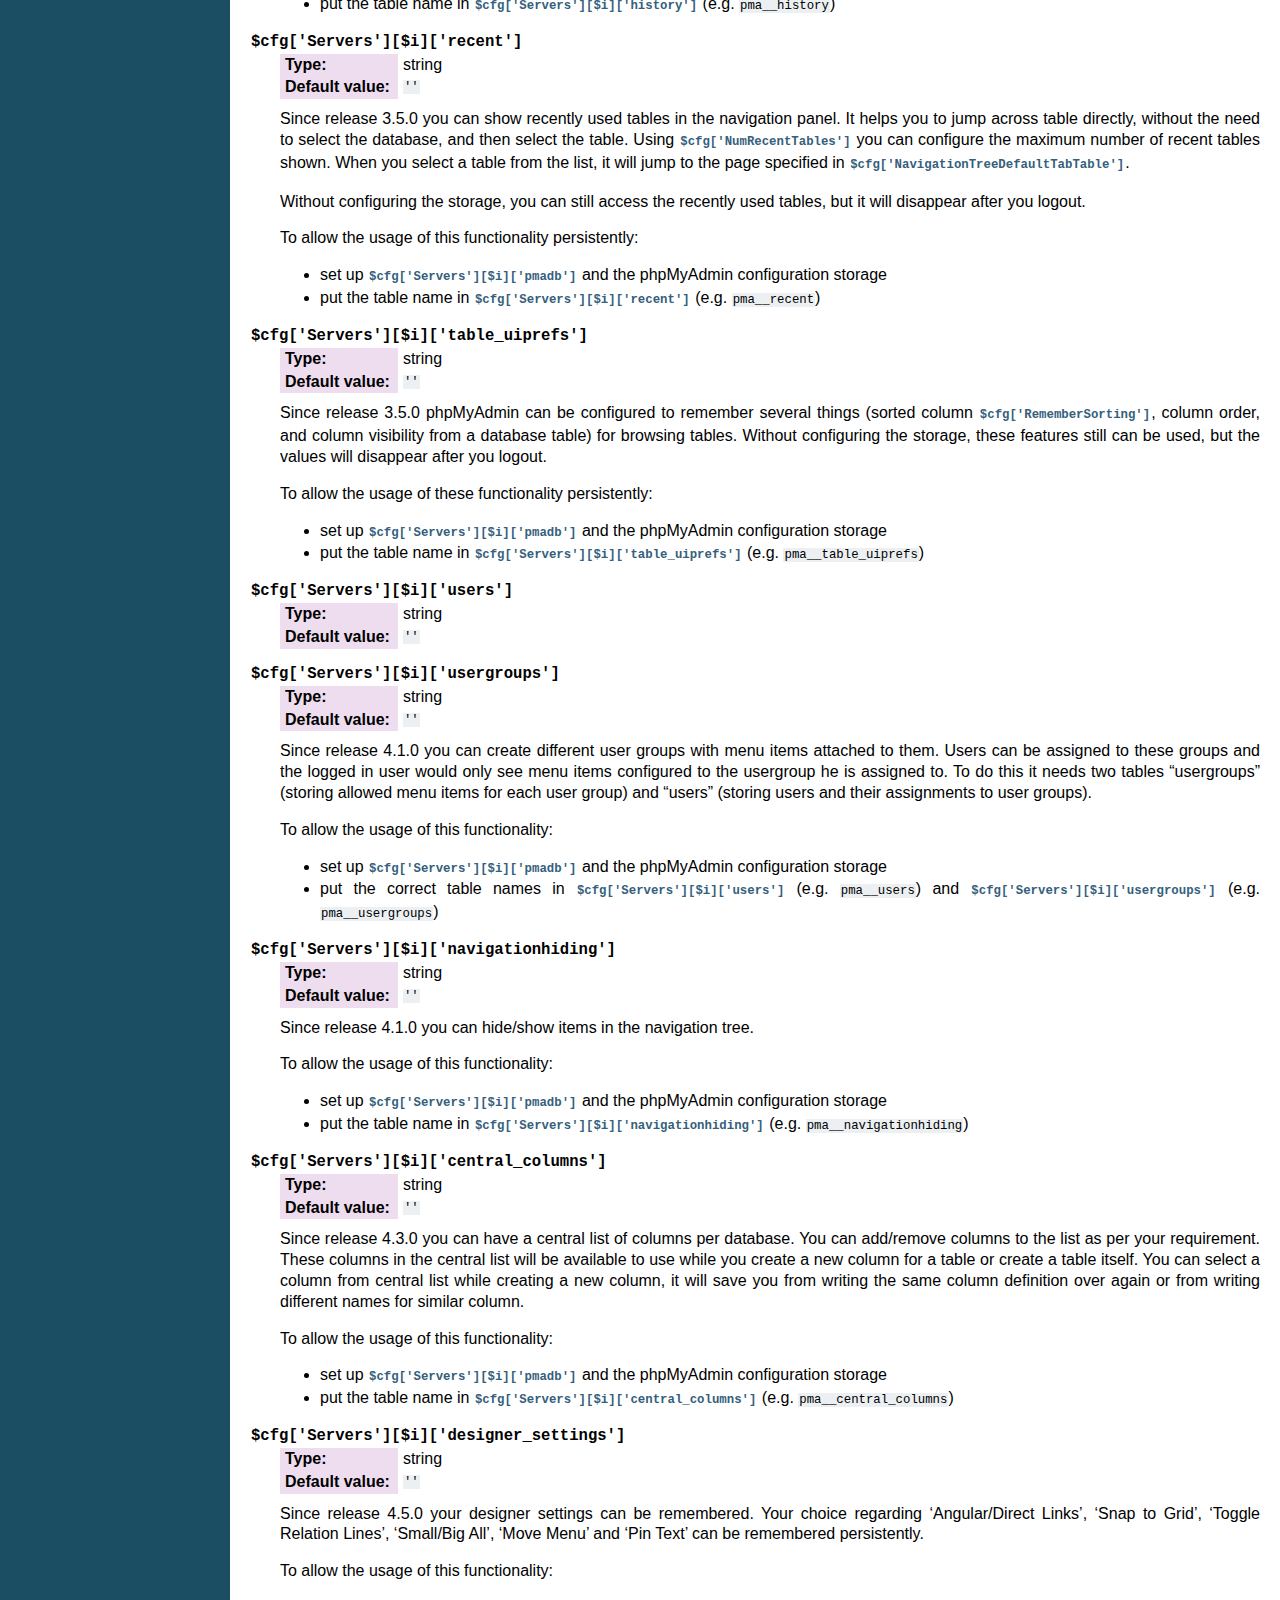
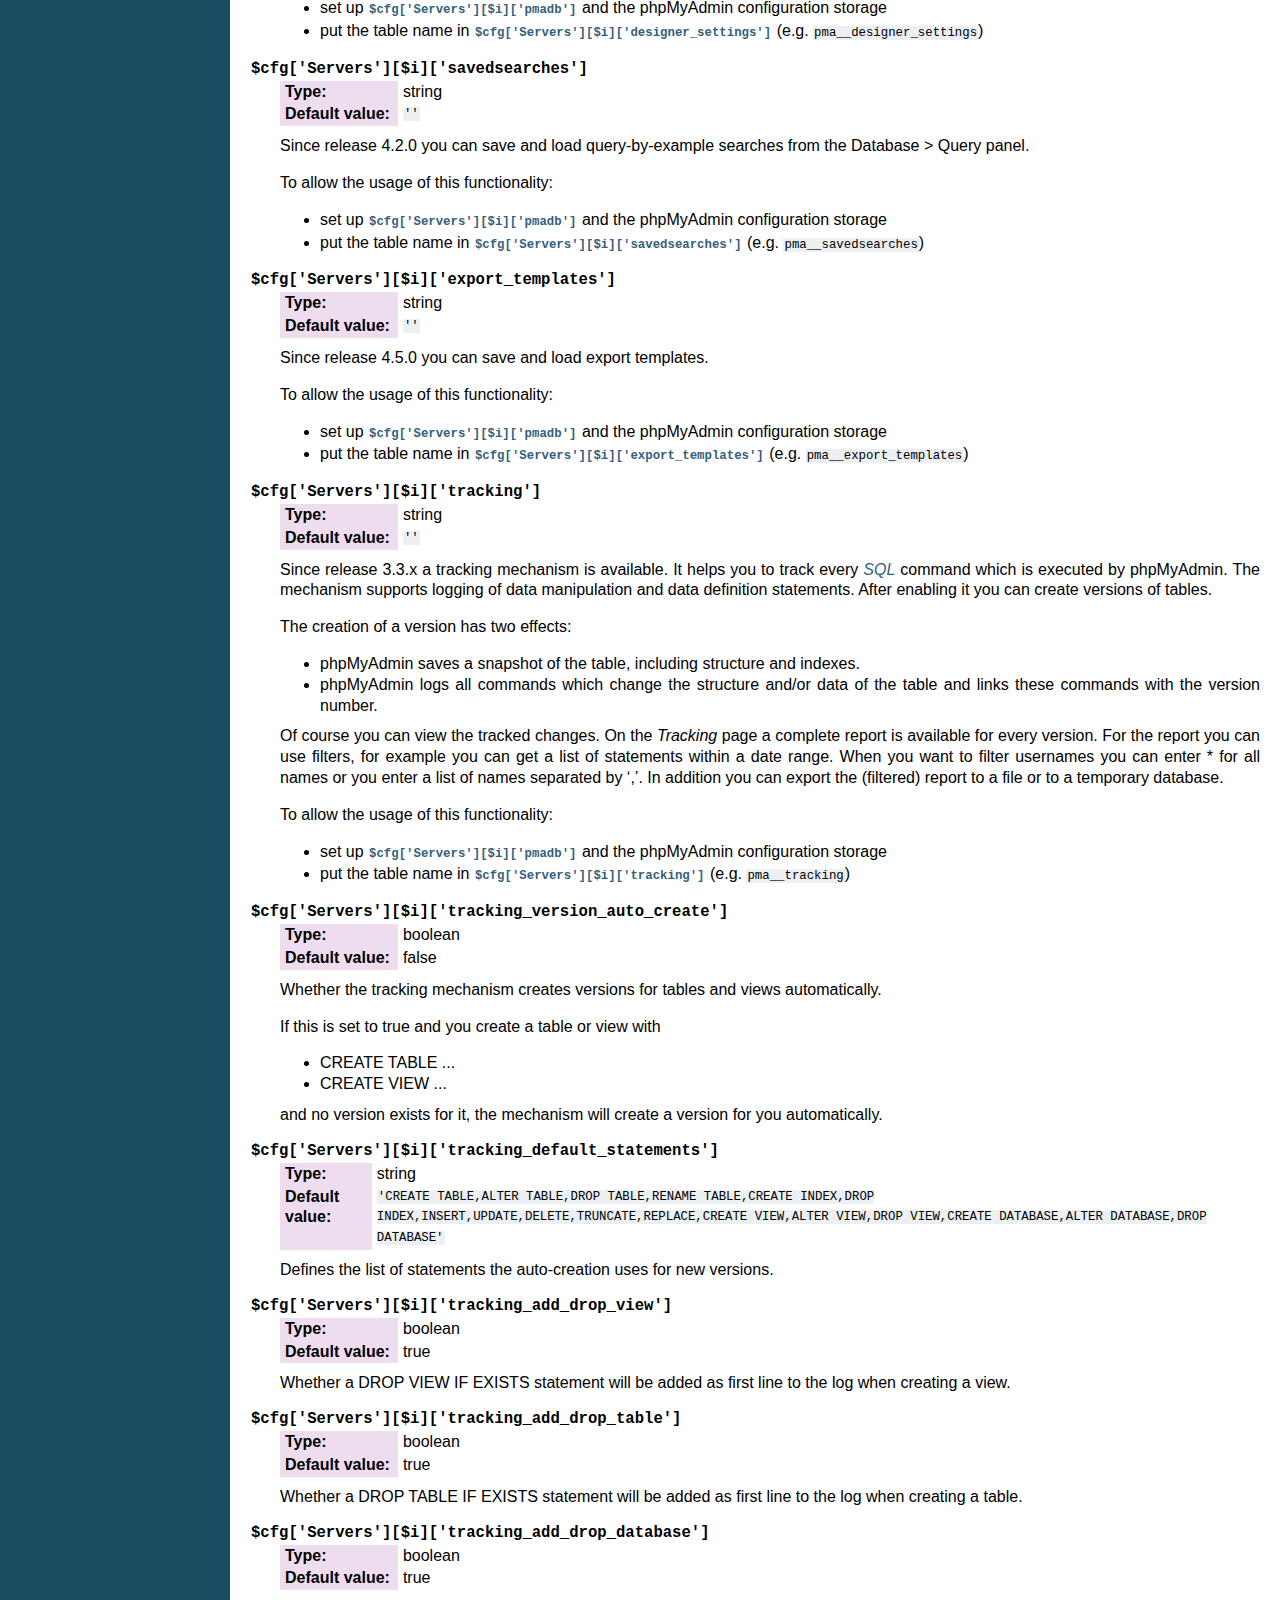
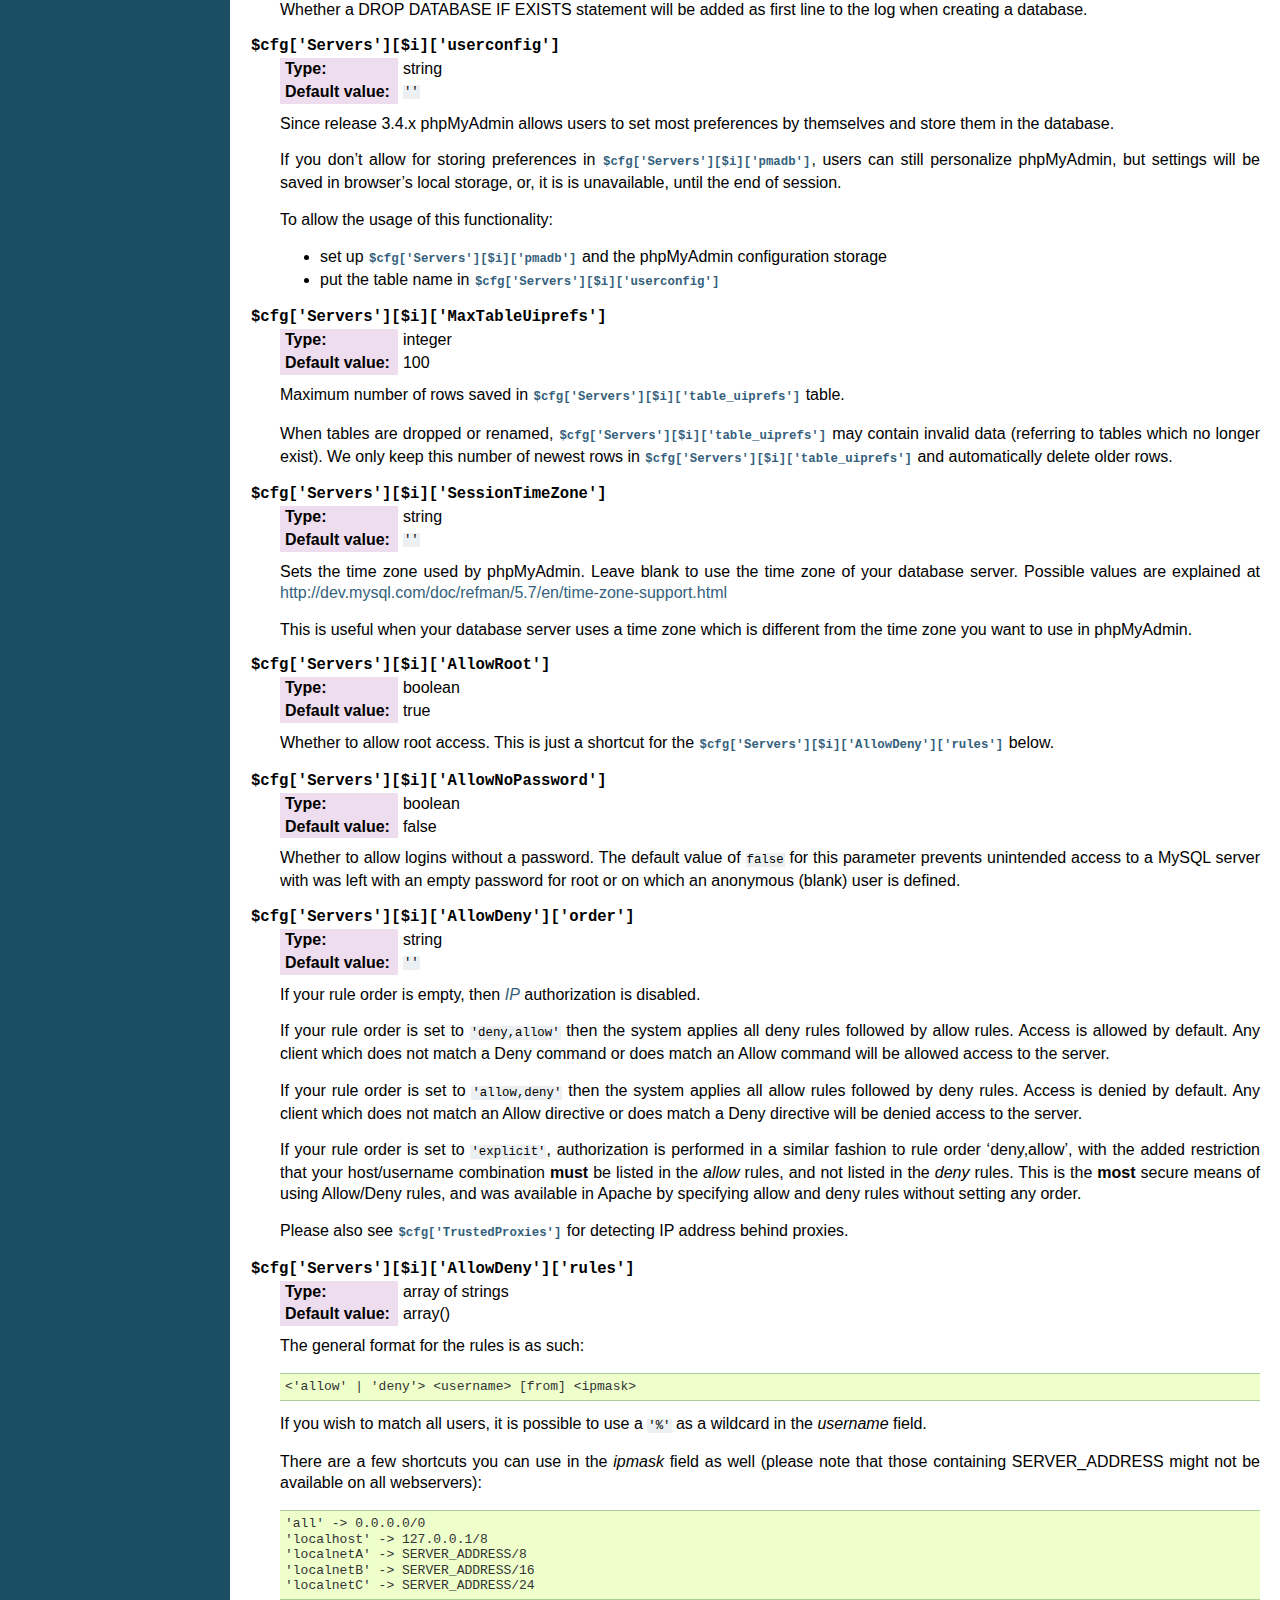
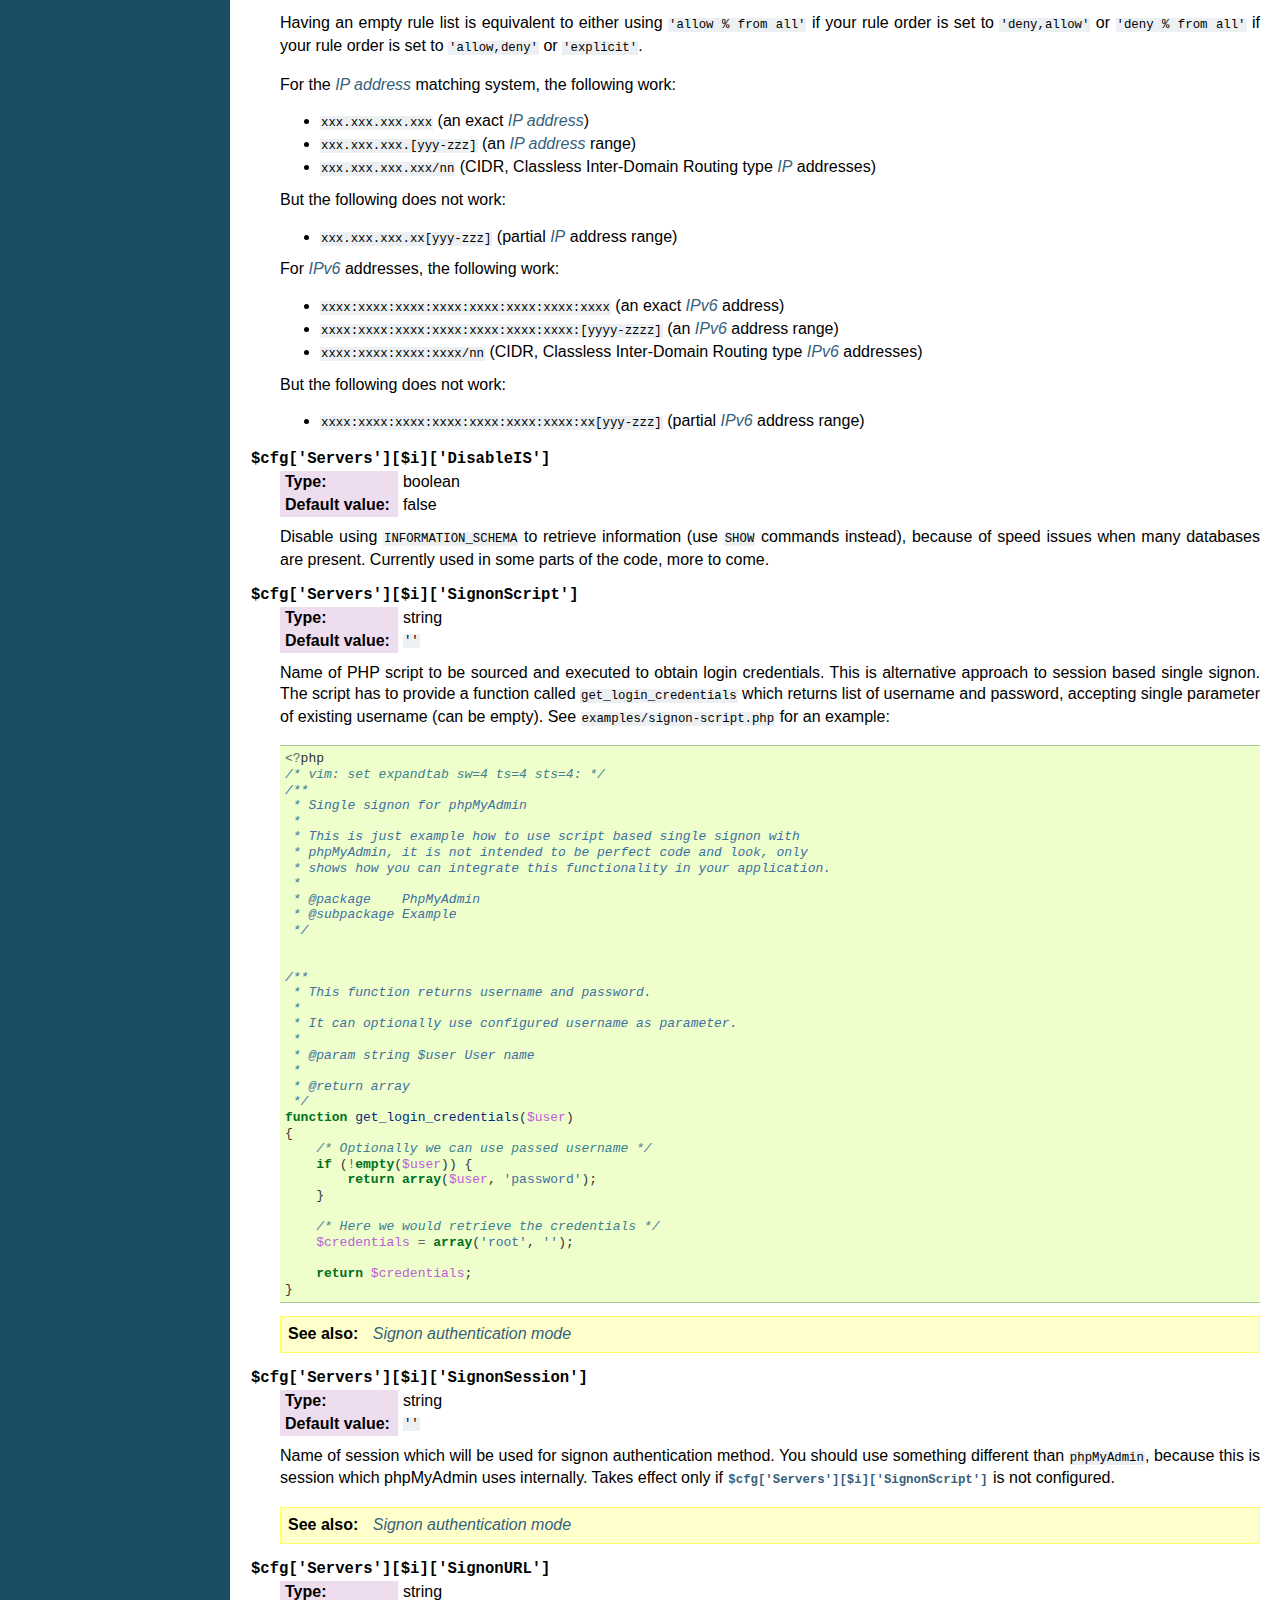
<file: phpMyAdmin/doc/html/config.html>
<!DOCTYPE html PUBLIC "-//W3C//DTD XHTML 1.0 Transitional//EN"
  "http://www.w3.org/TR/xhtml1/DTD/xhtml1-transitional.dtd">


<html xmlns="http://www.w3.org/1999/xhtml">
  <head>
    <meta http-equiv="Content-Type" content="text/html; charset=utf-8" />
    
    <title>Configuration &mdash; phpMyAdmin 4.5.5.1 documentation</title>
    
    <link rel="stylesheet" href="_static/default.css" type="text/css" />
    <link rel="stylesheet" href="_static/pygments.css" type="text/css" />
    
    <script type="text/javascript">
      var DOCUMENTATION_OPTIONS = {
        URL_ROOT:    './',
        VERSION:     '4.5.5.1',
        COLLAPSE_INDEX: false,
        FILE_SUFFIX: '.html',
        HAS_SOURCE:  true
      };
    </script>
    <script type="text/javascript" src="_static/jquery.js"></script>
    <script type="text/javascript" src="_static/underscore.js"></script>
    <script type="text/javascript" src="_static/doctools.js"></script>
    <link rel="copyright" title="Copyright" href="copyright.html" />
    <link rel="top" title="phpMyAdmin 4.5.5.1 documentation" href="index.html" />
    <link rel="next" title="User Guide" href="user.html" />
    <link rel="prev" title="Installation" href="setup.html" /> 
  </head>
  <body>
    <div class="related">
      <h3>Navigation</h3>
      <ul>
        <li class="right" style="margin-right: 10px">
          <a href="genindex.html" title="General Index"
             accesskey="I">index</a></li>
        <li class="right" >
          <a href="user.html" title="User Guide"
             accesskey="N">next</a> |</li>
        <li class="right" >
          <a href="setup.html" title="Installation"
             accesskey="P">previous</a> |</li>
        <li><a href="index.html">phpMyAdmin 4.5.5.1 documentation</a> &raquo;</li> 
      </ul>
    </div>  

    <div class="document">
      <div class="documentwrapper">
        <div class="bodywrapper">
          <div class="body">
            
  <div class="section" id="configuration">
<span id="config"></span><span id="index-0"></span><h1>Configuration<a class="headerlink" href="#configuration" title="Permalink to this headline">¶</a></h1>
<p>Almost all configurable data is placed in <tt class="file docutils literal"><span class="pre">config.inc.php</span></tt>. If this file
does not exist, please refer to the <a class="reference internal" href="setup.html#setup"><em>Installation</em></a> section to create one. This
file only needs to contain the parameters you want to change from their
corresponding default value in <tt class="file docutils literal"><span class="pre">libraries/config.default.php</span></tt>.</p>
<p>If a directive is missing from your file, you can just add another line with
the file. This file is for over-writing the defaults; if you wish to use the
default value there&#8217;s no need to add a line here.</p>
<p>The parameters which relate to design (like colors) are placed in
<tt class="file docutils literal"><span class="pre">themes/themename/layout.inc.php</span></tt>. You might also want to create
<tt class="file docutils literal"><span class="pre">config.footer.inc.php</span></tt> and <tt class="file docutils literal"><span class="pre">config.header.inc.php</span></tt> files to add
your site specific code to be included on start and end of each page.</p>
<div class="admonition note">
<p class="first admonition-title">Note</p>
<p class="last">Some distributions (eg. Debian or Ubuntu) store <tt class="file docutils literal"><span class="pre">config.inc.php</span></tt> in
<tt class="docutils literal"><span class="pre">/etc/phpmyadmin</span></tt> instead of within phpMyAdmin sources.</p>
</div>
<div class="admonition warning">
<p class="first admonition-title">Warning</p>
<p class="last"><a class="reference internal" href="glossary.html#term-mac"><em class="xref std std-term">Mac</em></a> users should note that if you are on a version before
<a class="reference internal" href="glossary.html#term-mac-os-x"><em class="xref std std-term">Mac OS X</em></a>, PHP does not seem to
like <a class="reference internal" href="glossary.html#term-mac"><em class="xref std std-term">Mac</em></a> end of lines character (<tt class="docutils literal"><span class="pre">\r</span></tt>). So
ensure you choose the option that allows to use the *nix end of line
character (<tt class="docutils literal"><span class="pre">\n</span></tt>) in your text editor before saving a script you have
modified.</p>
</div>
<div class="section" id="basic-settings">
<h2>Basic settings<a class="headerlink" href="#basic-settings" title="Permalink to this headline">¶</a></h2>
<dl class="option">
<dt id="cfg_PmaAbsoluteUri">
<tt class="descname">$cfg['PmaAbsoluteUri']</tt><a class="headerlink" href="#cfg_PmaAbsoluteUri" title="Permalink to this definition">¶</a></dt>
<dd><table class="docutils field-list" frame="void" rules="none">
<col class="field-name" />
<col class="field-body" />
<tbody valign="top">
<tr class="field-odd field"><th class="field-name">Type:</th><td class="field-body">string</td>
</tr>
<tr class="field-even field"><th class="field-name">Default value:</th><td class="field-body"><tt class="docutils literal"><span class="pre">''</span></tt></td>
</tr>
</tbody>
</table>
<p>Sets here the complete <a class="reference internal" href="glossary.html#term-url"><em class="xref std std-term">URL</em></a> (with full path) to your phpMyAdmin
installation&#8217;s directory. E.g.
<tt class="docutils literal"><span class="pre">http://www.example.net/path_to_your_phpMyAdmin_directory/</span></tt>.  Note also
that the <a class="reference internal" href="glossary.html#term-url"><em class="xref std std-term">URL</em></a> on most of web servers are case–sensitive. Don’t
forget the trailing slash at the end.</p>
<p>Starting with version 2.3.0, it is advisable to try leaving this blank. In
most cases phpMyAdmin automatically detects the proper setting. Users of
port forwarding will need to set <span class="target" id="index-1"></span><a class="reference internal" href="#cfg_PmaAbsoluteUri"><tt class="xref config config-option docutils literal"><span class="pre">$cfg['PmaAbsoluteUri']</span></tt></a>
(<a class="reference external" href="https://sourceforge.net/p/phpmyadmin/support-requests/795/">more info</a>).</p>
<p>A good test is to browse a table, edit a row and save it. There should be
an error message if phpMyAdmin is having trouble auto–detecting the correct
value. If you get an error that this must be set or if the autodetect code
fails to detect your path, please post a bug report on our bug tracker so
we can improve the code.</p>
<div class="admonition seealso">
<p class="first admonition-title">See also</p>
<p class="last"><a class="reference internal" href="faq.html#faq1-40"><em>1.40 When accessing phpMyAdmin via an Apache reverse proxy, cookie login does not work.</em></a></p>
</div>
</dd></dl>

<dl class="option">
<dt id="cfg_PmaNoRelation_DisableWarning">
<tt class="descname">$cfg['PmaNoRelation_DisableWarning']</tt><a class="headerlink" href="#cfg_PmaNoRelation_DisableWarning" title="Permalink to this definition">¶</a></dt>
<dd><table class="docutils field-list" frame="void" rules="none">
<col class="field-name" />
<col class="field-body" />
<tbody valign="top">
<tr class="field-odd field"><th class="field-name">Type:</th><td class="field-body">boolean</td>
</tr>
<tr class="field-even field"><th class="field-name">Default value:</th><td class="field-body">false</td>
</tr>
</tbody>
</table>
<p>Starting with version 2.3.0 phpMyAdmin offers a lot of features to
work with master / foreign – tables (see <span class="target" id="index-2"></span><a class="reference internal" href="#cfg_Servers_pmadb"><tt class="xref config config-option docutils literal"><span class="pre">$cfg['Servers'][$i]['pmadb']</span></tt></a>).</p>
<p>If you tried to set this
up and it does not work for you, have a look on the <em class="guilabel">Structure</em> page
of one database where you would like to use it. You will find a link
that will analyze why those features have been disabled.</p>
<p>If you do not want to use those features set this variable to <tt class="docutils literal"><span class="pre">true</span></tt> to
stop this message from appearing.</p>
</dd></dl>

<dl class="option">
<dt id="cfg_SuhosinDisableWarning">
<tt class="descname">$cfg['SuhosinDisableWarning']</tt><a class="headerlink" href="#cfg_SuhosinDisableWarning" title="Permalink to this definition">¶</a></dt>
<dd><table class="docutils field-list" frame="void" rules="none">
<col class="field-name" />
<col class="field-body" />
<tbody valign="top">
<tr class="field-odd field"><th class="field-name">Type:</th><td class="field-body">boolean</td>
</tr>
<tr class="field-even field"><th class="field-name">Default value:</th><td class="field-body">false</td>
</tr>
</tbody>
</table>
<p>A warning is displayed on the main page if Suhosin is detected.</p>
<p>You can set this parameter to <tt class="docutils literal"><span class="pre">true</span></tt> to stop this message from appearing.</p>
</dd></dl>

<dl class="option">
<dt id="cfg_LoginCookieValidityDisableWarning">
<tt class="descname">$cfg['LoginCookieValidityDisableWarning']</tt><a class="headerlink" href="#cfg_LoginCookieValidityDisableWarning" title="Permalink to this definition">¶</a></dt>
<dd><table class="docutils field-list" frame="void" rules="none">
<col class="field-name" />
<col class="field-body" />
<tbody valign="top">
<tr class="field-odd field"><th class="field-name">Type:</th><td class="field-body">boolean</td>
</tr>
<tr class="field-even field"><th class="field-name">Default value:</th><td class="field-body">false</td>
</tr>
</tbody>
</table>
<p>A warning is displayed on the main page if the PHP parameter
session.gc_maxlifetime is lower than cookie validity configured in phpMyAdmin.</p>
<p>You can set this parameter to <tt class="docutils literal"><span class="pre">true</span></tt> to stop this message from appearing.</p>
</dd></dl>

<dl class="option">
<dt id="cfg_ServerLibraryDifference_DisableWarning">
<tt class="descname">$cfg['ServerLibraryDifference_DisableWarning']</tt><a class="headerlink" href="#cfg_ServerLibraryDifference_DisableWarning" title="Permalink to this definition">¶</a></dt>
<dd><table class="docutils field-list" frame="void" rules="none">
<col class="field-name" />
<col class="field-body" />
<tbody valign="top">
<tr class="field-odd field"><th class="field-name">Type:</th><td class="field-body">boolean</td>
</tr>
<tr class="field-even field"><th class="field-name">Default value:</th><td class="field-body">false</td>
</tr>
</tbody>
</table>
<p>A warning is displayed on the main page if there is a difference
between the MySQL library and server version.</p>
<p>You can set this parameter to <tt class="docutils literal"><span class="pre">true</span></tt> to stop this message from appearing.</p>
</dd></dl>

<dl class="option">
<dt id="cfg_ReservedWordDisableWarning">
<tt class="descname">$cfg['ReservedWordDisableWarning']</tt><a class="headerlink" href="#cfg_ReservedWordDisableWarning" title="Permalink to this definition">¶</a></dt>
<dd><table class="docutils field-list" frame="void" rules="none">
<col class="field-name" />
<col class="field-body" />
<tbody valign="top">
<tr class="field-odd field"><th class="field-name">Type:</th><td class="field-body">boolean</td>
</tr>
<tr class="field-even field"><th class="field-name">Default value:</th><td class="field-body">false</td>
</tr>
</tbody>
</table>
<p>This warning is displayed on the Structure page of a table if one or more
column names match with words which are MySQL reserved.</p>
<p>If you want to turn off this warning, you can set it to <tt class="docutils literal"><span class="pre">true</span></tt> and
warning will no longer be displayed.</p>
</dd></dl>

<dl class="option">
<dt id="cfg_TranslationWarningThreshold">
<tt class="descname">$cfg['TranslationWarningThreshold']</tt><a class="headerlink" href="#cfg_TranslationWarningThreshold" title="Permalink to this definition">¶</a></dt>
<dd><table class="docutils field-list" frame="void" rules="none">
<col class="field-name" />
<col class="field-body" />
<tbody valign="top">
<tr class="field-odd field"><th class="field-name">Type:</th><td class="field-body">integer</td>
</tr>
<tr class="field-even field"><th class="field-name">Default value:</th><td class="field-body">80</td>
</tr>
</tbody>
</table>
<p>Show warning about incomplete translations on certain threshold.</p>
</dd></dl>

<dl class="option">
<dt id="cfg_SendErrorReports">
<tt class="descname">$cfg['SendErrorReports']</tt><a class="headerlink" href="#cfg_SendErrorReports" title="Permalink to this definition">¶</a></dt>
<dd><table class="docutils field-list" frame="void" rules="none">
<col class="field-name" />
<col class="field-body" />
<tbody valign="top">
<tr class="field-odd field"><th class="field-name">Type:</th><td class="field-body">string</td>
</tr>
<tr class="field-even field"><th class="field-name">Default value:</th><td class="field-body"><tt class="docutils literal"><span class="pre">'ask'</span></tt></td>
</tr>
</tbody>
</table>
<p>Sets the default behavior for JavaScript error reporting.</p>
<p>Whenever an error is detected in the JavaScript execution, an error report
may be sent to the phpMyAdmin team if the user agrees.</p>
<p>The default setting of <tt class="docutils literal"><span class="pre">'ask'</span></tt> will ask the user everytime there is a new
error report. However you can set this parameter to <tt class="docutils literal"><span class="pre">'always'</span></tt> to send error
reports without asking for confirmation or you can set it to <tt class="docutils literal"><span class="pre">'never'</span></tt> to
never send error reports.</p>
<p>This directive is available both in the configuration file and in users
preferences. If the person in charge of a multi-user installation prefers
to disable this feature for all users, a value of <tt class="docutils literal"><span class="pre">'never'</span></tt> should be
set, and the <span class="target" id="index-3"></span><a class="reference internal" href="#cfg_UserprefsDisallow"><tt class="xref config config-option docutils literal"><span class="pre">$cfg['UserprefsDisallow']</span></tt></a> directive should
contain <tt class="docutils literal"><span class="pre">'SendErrorReports'</span></tt> in one of its array values.</p>
</dd></dl>

<dl class="option">
<dt id="cfg_ConsoleEnterExecutes">
<tt class="descname">$cfg['ConsoleEnterExecutes']</tt><a class="headerlink" href="#cfg_ConsoleEnterExecutes" title="Permalink to this definition">¶</a></dt>
<dd><table class="docutils field-list" frame="void" rules="none">
<col class="field-name" />
<col class="field-body" />
<tbody valign="top">
<tr class="field-odd field"><th class="field-name">Type:</th><td class="field-body">boolean</td>
</tr>
<tr class="field-even field"><th class="field-name">Default value:</th><td class="field-body">false</td>
</tr>
</tbody>
</table>
<p>Setting this to <tt class="docutils literal"><span class="pre">true</span></tt> allows the user to execute queries by pressing Enter
instead of Ctrl+Enter. A new line can be inserted by pressing Shift + Enter.</p>
<p>The behaviour of the console can be temporarily changed using console&#8217;s
settings interface.</p>
</dd></dl>

<dl class="option">
<dt id="cfg_AllowThirdPartyFraming">
<tt class="descname">$cfg['AllowThirdPartyFraming']</tt><a class="headerlink" href="#cfg_AllowThirdPartyFraming" title="Permalink to this definition">¶</a></dt>
<dd><table class="docutils field-list" frame="void" rules="none">
<col class="field-name" />
<col class="field-body" />
<tbody valign="top">
<tr class="field-odd field"><th class="field-name">Type:</th><td class="field-body">boolean</td>
</tr>
<tr class="field-even field"><th class="field-name">Default value:</th><td class="field-body">false</td>
</tr>
</tbody>
</table>
<p>Setting this to <tt class="docutils literal"><span class="pre">true</span></tt> allows phpMyAdmin to be included inside a frame,
and is a potential security hole allowing cross-frame scripting attacks or
clickjacking.</p>
</dd></dl>

</div>
<div class="section" id="server-connection-settings">
<h2>Server connection settings<a class="headerlink" href="#server-connection-settings" title="Permalink to this headline">¶</a></h2>
<dl class="option">
<dt id="cfg_Servers">
<tt class="descname">$cfg['Servers']</tt><a class="headerlink" href="#cfg_Servers" title="Permalink to this definition">¶</a></dt>
<dd><table class="docutils field-list" frame="void" rules="none">
<col class="field-name" />
<col class="field-body" />
<tbody valign="top">
<tr class="field-odd field"><th class="field-name">Type:</th><td class="field-body">array</td>
</tr>
<tr class="field-even field"><th class="field-name">Default value:</th><td class="field-body">one server array with settings listed below</td>
</tr>
</tbody>
</table>
<p>Since version 1.4.2, phpMyAdmin supports the administration of multiple
MySQL servers. Therefore, a <span class="target" id="index-4"></span><a class="reference internal" href="#cfg_Servers"><tt class="xref config config-option docutils literal"><span class="pre">$cfg['Servers']</span></tt></a>-array has been
added which contains the login information for the different servers. The
first <span class="target" id="index-5"></span><a class="reference internal" href="#cfg_Servers_host"><tt class="xref config config-option docutils literal"><span class="pre">$cfg['Servers'][$i]['host']</span></tt></a> contains the hostname of
the first server, the second <span class="target" id="index-6"></span><a class="reference internal" href="#cfg_Servers_host"><tt class="xref config config-option docutils literal"><span class="pre">$cfg['Servers'][$i]['host']</span></tt></a>
the hostname of the second server, etc. In
<tt class="file docutils literal"><span class="pre">libraries/config.default.php</span></tt>, there is only one section for server
definition, however you can put as many as you need in
<tt class="file docutils literal"><span class="pre">config.inc.php</span></tt>, copy that block or needed parts (you don&#8217;t have to
define all settings, just those you need to change).</p>
<div class="admonition note">
<p class="first admonition-title">Note</p>
<p class="last">The <span class="target" id="index-7"></span><a class="reference internal" href="#cfg_Servers"><tt class="xref config config-option docutils literal"><span class="pre">$cfg['Servers']</span></tt></a> array starts with
$cfg[&#8216;Servers&#8217;][1]. Do not use $cfg[&#8216;Servers&#8217;][0]. If you want more
than one server, just copy following section (including $i
incrementation) serveral times. There is no need to define full server
array, just define values you need to change.</p>
</div>
</dd></dl>

<dl class="option">
<dt id="cfg_Servers_host">
<tt class="descname">$cfg['Servers'][$i]['host']</tt><a class="headerlink" href="#cfg_Servers_host" title="Permalink to this definition">¶</a></dt>
<dd><table class="docutils field-list" frame="void" rules="none">
<col class="field-name" />
<col class="field-body" />
<tbody valign="top">
<tr class="field-odd field"><th class="field-name">Type:</th><td class="field-body">string</td>
</tr>
<tr class="field-even field"><th class="field-name">Default value:</th><td class="field-body"><tt class="docutils literal"><span class="pre">'localhost'</span></tt></td>
</tr>
</tbody>
</table>
<p>The hostname or <a class="reference internal" href="glossary.html#term-ip"><em class="xref std std-term">IP</em></a> address of your $i-th MySQL-server. E.g.
<tt class="docutils literal"><span class="pre">localhost</span></tt>.</p>
<p>Possible values are:</p>
<ul class="simple">
<li>hostname, e.g., <tt class="docutils literal"><span class="pre">'localhost'</span></tt> or <tt class="docutils literal"><span class="pre">'mydb.example.org'</span></tt></li>
<li>IP address, e.g., <tt class="docutils literal"><span class="pre">'127.0.0.1'</span></tt> or <tt class="docutils literal"><span class="pre">'192.168.10.1'</span></tt></li>
<li>dot - <tt class="docutils literal"><span class="pre">'.'</span></tt>, i.e., use named pipes on windows systems</li>
<li>empty - <tt class="docutils literal"><span class="pre">''</span></tt>, disables this server</li>
</ul>
<div class="admonition note">
<p class="first admonition-title">Note</p>
<dl class="last docutils">
<dt>phpMyAdmin supports connecting to MySQL servers reachable via IPv6 only.</dt>
<dd>To connect to an IPv6 MySQL server, enter its IPv6 address in this field.</dd>
</dl>
</div>
</dd></dl>

<dl class="option">
<dt id="cfg_Servers_port">
<tt class="descname">$cfg['Servers'][$i]['port']</tt><a class="headerlink" href="#cfg_Servers_port" title="Permalink to this definition">¶</a></dt>
<dd><table class="docutils field-list" frame="void" rules="none">
<col class="field-name" />
<col class="field-body" />
<tbody valign="top">
<tr class="field-odd field"><th class="field-name">Type:</th><td class="field-body">string</td>
</tr>
<tr class="field-even field"><th class="field-name">Default value:</th><td class="field-body"><tt class="docutils literal"><span class="pre">''</span></tt></td>
</tr>
</tbody>
</table>
<p>The port-number of your $i-th MySQL-server. Default is 3306 (leave
blank).</p>
<div class="admonition note">
<p class="first admonition-title">Note</p>
<p class="last">If you use <tt class="docutils literal"><span class="pre">localhost</span></tt> as the hostname, MySQL ignores this port number
and connects with the socket, so if you want to connect to a port
different from the default port, use <tt class="docutils literal"><span class="pre">127.0.0.1</span></tt> or the real hostname
in <span class="target" id="index-8"></span><a class="reference internal" href="#cfg_Servers_host"><tt class="xref config config-option docutils literal"><span class="pre">$cfg['Servers'][$i]['host']</span></tt></a>.</p>
</div>
</dd></dl>

<dl class="option">
<dt id="cfg_Servers_socket">
<tt class="descname">$cfg['Servers'][$i]['socket']</tt><a class="headerlink" href="#cfg_Servers_socket" title="Permalink to this definition">¶</a></dt>
<dd><table class="docutils field-list" frame="void" rules="none">
<col class="field-name" />
<col class="field-body" />
<tbody valign="top">
<tr class="field-odd field"><th class="field-name">Type:</th><td class="field-body">string</td>
</tr>
<tr class="field-even field"><th class="field-name">Default value:</th><td class="field-body"><tt class="docutils literal"><span class="pre">''</span></tt></td>
</tr>
</tbody>
</table>
<p>The path to the socket to use. Leave blank for default. To determine
the correct socket, check your MySQL configuration or, using the
<strong class="command">mysql</strong> command–line client, issue the <tt class="docutils literal"><span class="pre">status</span></tt> command. Among the
resulting information displayed will be the socket used.</p>
</dd></dl>

<dl class="option">
<dt id="cfg_Servers_ssl">
<tt class="descname">$cfg['Servers'][$i]['ssl']</tt><a class="headerlink" href="#cfg_Servers_ssl" title="Permalink to this definition">¶</a></dt>
<dd><table class="docutils field-list" frame="void" rules="none">
<col class="field-name" />
<col class="field-body" />
<tbody valign="top">
<tr class="field-odd field"><th class="field-name">Type:</th><td class="field-body">boolean</td>
</tr>
<tr class="field-even field"><th class="field-name">Default value:</th><td class="field-body">false</td>
</tr>
</tbody>
</table>
<p>Whether to enable SSL for the connection between phpMyAdmin and the MySQL server.</p>
<p>When using the <tt class="docutils literal"><span class="pre">'mysql'</span></tt> extension,
none of the remaining <tt class="docutils literal"><span class="pre">'ssl...'</span></tt> configuration options apply.</p>
<p>We strongly recommend the <tt class="docutils literal"><span class="pre">'mysqli'</span></tt> extension when using this option.</p>
</dd></dl>

<dl class="option">
<dt id="cfg_Servers_ssl_key">
<tt class="descname">$cfg['Servers'][$i]['ssl_key']</tt><a class="headerlink" href="#cfg_Servers_ssl_key" title="Permalink to this definition">¶</a></dt>
<dd><table class="docutils field-list" frame="void" rules="none">
<col class="field-name" />
<col class="field-body" />
<tbody valign="top">
<tr class="field-odd field"><th class="field-name">Type:</th><td class="field-body">string</td>
</tr>
<tr class="field-even field"><th class="field-name">Default value:</th><td class="field-body">NULL</td>
</tr>
</tbody>
</table>
<p>Path to the key file when using SSL for connecting to the MySQL server.</p>
<p>For example:</p>
<div class="highlight-php"><div class="highlight"><pre><span class="nv">$cfg</span><span class="p">[</span><span class="s1">&#39;Servers&#39;</span><span class="p">][</span><span class="nv">$i</span><span class="p">][</span><span class="s1">&#39;ssl_key&#39;</span><span class="p">]</span> <span class="o">=</span> <span class="s1">&#39;/etc/mysql/server-key.pem&#39;</span><span class="p">;</span>
</pre></div>
</div>
</dd></dl>

<dl class="option">
<dt id="cfg_Servers_ssl_cert">
<tt class="descname">$cfg['Servers'][$i]['ssl_cert']</tt><a class="headerlink" href="#cfg_Servers_ssl_cert" title="Permalink to this definition">¶</a></dt>
<dd><table class="docutils field-list" frame="void" rules="none">
<col class="field-name" />
<col class="field-body" />
<tbody valign="top">
<tr class="field-odd field"><th class="field-name">Type:</th><td class="field-body">string</td>
</tr>
<tr class="field-even field"><th class="field-name">Default value:</th><td class="field-body">NULL</td>
</tr>
</tbody>
</table>
<p>Path to the cert file when using SSL for connecting to the MySQL server.</p>
</dd></dl>

<dl class="option">
<dt id="cfg_Servers_ssl_ca">
<tt class="descname">$cfg['Servers'][$i]['ssl_ca']</tt><a class="headerlink" href="#cfg_Servers_ssl_ca" title="Permalink to this definition">¶</a></dt>
<dd><table class="docutils field-list" frame="void" rules="none">
<col class="field-name" />
<col class="field-body" />
<tbody valign="top">
<tr class="field-odd field"><th class="field-name">Type:</th><td class="field-body">string</td>
</tr>
<tr class="field-even field"><th class="field-name">Default value:</th><td class="field-body">NULL</td>
</tr>
</tbody>
</table>
<p>Path to the CA file when using SSL for connecting to the MySQL server.</p>
</dd></dl>

<dl class="option">
<dt id="cfg_Servers_ssl_ca_path">
<tt class="descname">$cfg['Servers'][$i]['ssl_ca_path']</tt><a class="headerlink" href="#cfg_Servers_ssl_ca_path" title="Permalink to this definition">¶</a></dt>
<dd><table class="docutils field-list" frame="void" rules="none">
<col class="field-name" />
<col class="field-body" />
<tbody valign="top">
<tr class="field-odd field"><th class="field-name">Type:</th><td class="field-body">string</td>
</tr>
<tr class="field-even field"><th class="field-name">Default value:</th><td class="field-body">NULL</td>
</tr>
</tbody>
</table>
<p>Directory containing trusted SSL CA certificates in PEM format.</p>
</dd></dl>

<dl class="option">
<dt id="cfg_Servers_ssl_ciphers">
<tt class="descname">$cfg['Servers'][$i]['ssl_ciphers']</tt><a class="headerlink" href="#cfg_Servers_ssl_ciphers" title="Permalink to this definition">¶</a></dt>
<dd><table class="docutils field-list" frame="void" rules="none">
<col class="field-name" />
<col class="field-body" />
<tbody valign="top">
<tr class="field-odd field"><th class="field-name">Type:</th><td class="field-body">string</td>
</tr>
<tr class="field-even field"><th class="field-name">Default value:</th><td class="field-body">NULL</td>
</tr>
</tbody>
</table>
<p>List of allowable ciphers for SSL connections to the MySQL server.</p>
</dd></dl>

<dl class="option">
<dt id="cfg_Servers_connect_type">
<tt class="descname">$cfg['Servers'][$i]['connect_type']</tt><a class="headerlink" href="#cfg_Servers_connect_type" title="Permalink to this definition">¶</a></dt>
<dd><table class="docutils field-list" frame="void" rules="none">
<col class="field-name" />
<col class="field-body" />
<tbody valign="top">
<tr class="field-odd field"><th class="field-name">Type:</th><td class="field-body">string</td>
</tr>
<tr class="field-even field"><th class="field-name">Default value:</th><td class="field-body"><tt class="docutils literal"><span class="pre">'tcp'</span></tt></td>
</tr>
</tbody>
</table>
<p>What type connection to use with the MySQL server. Your options are
<tt class="docutils literal"><span class="pre">'socket'</span></tt> and <tt class="docutils literal"><span class="pre">'tcp'</span></tt>. It defaults to tcp as that is nearly guaranteed
to be available on all MySQL servers, while sockets are not supported on
some platforms. To use the socket mode, your MySQL server must be on the
same machine as the Web server.</p>
</dd></dl>

<dl class="option">
<dt id="cfg_Servers_compress">
<tt class="descname">$cfg['Servers'][$i]['compress']</tt><a class="headerlink" href="#cfg_Servers_compress" title="Permalink to this definition">¶</a></dt>
<dd><table class="docutils field-list" frame="void" rules="none">
<col class="field-name" />
<col class="field-body" />
<tbody valign="top">
<tr class="field-odd field"><th class="field-name">Type:</th><td class="field-body">boolean</td>
</tr>
<tr class="field-even field"><th class="field-name">Default value:</th><td class="field-body">false</td>
</tr>
</tbody>
</table>
<p>Whether to use a compressed protocol for the MySQL server connection
or not (experimental).</p>
</dd></dl>

<span class="target" id="controlhost"></span><dl class="option">
<dt id="cfg_Servers_controlhost">
<tt class="descname">$cfg['Servers'][$i]['controlhost']</tt><a class="headerlink" href="#cfg_Servers_controlhost" title="Permalink to this definition">¶</a></dt>
<dd><table class="docutils field-list" frame="void" rules="none">
<col class="field-name" />
<col class="field-body" />
<tbody valign="top">
<tr class="field-odd field"><th class="field-name">Type:</th><td class="field-body">string</td>
</tr>
<tr class="field-even field"><th class="field-name">Default value:</th><td class="field-body"><tt class="docutils literal"><span class="pre">''</span></tt></td>
</tr>
</tbody>
</table>
<p>Permits to use an alternate host to hold the configuration storage
data.</p>
</dd></dl>

<span class="target" id="controlport"></span><dl class="option">
<dt id="cfg_Servers_controlport">
<tt class="descname">$cfg['Servers'][$i]['controlport']</tt><a class="headerlink" href="#cfg_Servers_controlport" title="Permalink to this definition">¶</a></dt>
<dd><table class="docutils field-list" frame="void" rules="none">
<col class="field-name" />
<col class="field-body" />
<tbody valign="top">
<tr class="field-odd field"><th class="field-name">Type:</th><td class="field-body">string</td>
</tr>
<tr class="field-even field"><th class="field-name">Default value:</th><td class="field-body"><tt class="docutils literal"><span class="pre">''</span></tt></td>
</tr>
</tbody>
</table>
<p>Permits to use an alternate port to connect to the host that
holds the configuration storage.</p>
</dd></dl>

<span class="target" id="controluser"></span><dl class="option">
<dt id="cfg_Servers_controluser">
<tt class="descname">$cfg['Servers'][$i]['controluser']</tt><a class="headerlink" href="#cfg_Servers_controluser" title="Permalink to this definition">¶</a></dt>
<dd><table class="docutils field-list" frame="void" rules="none">
<col class="field-name" />
<col class="field-body" />
<tbody valign="top">
<tr class="field-odd field"><th class="field-name">Type:</th><td class="field-body">string</td>
</tr>
<tr class="field-even field"><th class="field-name">Default value:</th><td class="field-body"><tt class="docutils literal"><span class="pre">''</span></tt></td>
</tr>
</tbody>
</table>
</dd></dl>

<dl class="option">
<dt id="cfg_Servers_controlpass">
<tt class="descname">$cfg['Servers'][$i]['controlpass']</tt><a class="headerlink" href="#cfg_Servers_controlpass" title="Permalink to this definition">¶</a></dt>
<dd><table class="docutils field-list" frame="void" rules="none">
<col class="field-name" />
<col class="field-body" />
<tbody valign="top">
<tr class="field-odd field"><th class="field-name">Type:</th><td class="field-body">string</td>
</tr>
<tr class="field-even field"><th class="field-name">Default value:</th><td class="field-body"><tt class="docutils literal"><span class="pre">''</span></tt></td>
</tr>
</tbody>
</table>
<p>This special account is used for 2 distinct purposes: to make possible all
relational features (see <span class="target" id="index-9"></span><a class="reference internal" href="#cfg_Servers_pmadb"><tt class="xref config config-option docutils literal"><span class="pre">$cfg['Servers'][$i]['pmadb']</span></tt></a>).</p>
<div class="versionchanged">
<p><span class="versionmodified">Changed in version 2.2.5: </span>those were called <tt class="docutils literal"><span class="pre">stduser</span></tt> and <tt class="docutils literal"><span class="pre">stdpass</span></tt></p>
</div>
<div class="admonition seealso">
<p class="first admonition-title">See also</p>
<p class="last"><a class="reference internal" href="setup.html#setup"><em>Installation</em></a>, <a class="reference internal" href="setup.html#authentication-modes"><em>Using authentication modes</em></a>, <a class="reference internal" href="setup.html#linked-tables"><em>phpMyAdmin configuration storage</em></a></p>
</div>
</dd></dl>

<dl class="option">
<dt id="cfg_Servers_auth_type">
<tt class="descname">$cfg['Servers'][$i]['auth_type']</tt><a class="headerlink" href="#cfg_Servers_auth_type" title="Permalink to this definition">¶</a></dt>
<dd><table class="docutils field-list" frame="void" rules="none">
<col class="field-name" />
<col class="field-body" />
<tbody valign="top">
<tr class="field-odd field"><th class="field-name">Type:</th><td class="field-body">string</td>
</tr>
<tr class="field-even field"><th class="field-name">Default value:</th><td class="field-body"><tt class="docutils literal"><span class="pre">'cookie'</span></tt></td>
</tr>
</tbody>
</table>
<p>Whether config or cookie or <a class="reference internal" href="glossary.html#term-http"><em class="xref std std-term">HTTP</em></a> or signon authentication should be
used for this server.</p>
<ul class="simple">
<li>&#8216;config&#8217; authentication (<tt class="docutils literal"><span class="pre">$auth_type&nbsp;=&nbsp;'config'</span></tt>) is the plain old
way: username and password are stored in <tt class="file docutils literal"><span class="pre">config.inc.php</span></tt>.</li>
<li>&#8216;cookie&#8217; authentication mode (<tt class="docutils literal"><span class="pre">$auth_type&nbsp;=&nbsp;'cookie'</span></tt>) allows you to
log in as any valid MySQL user with the help of cookies.</li>
<li>&#8216;http&#8217; authentication allows you to log in as any
valid MySQL user via HTTP-Auth.</li>
<li>&#8216;signon&#8217; authentication mode (<tt class="docutils literal"><span class="pre">$auth_type&nbsp;=&nbsp;'signon'</span></tt>) allows you to
log in from prepared PHP session data or using supplied PHP script.</li>
</ul>
<div class="admonition seealso">
<p class="first admonition-title">See also</p>
<p class="last"><a class="reference internal" href="setup.html#authentication-modes"><em>Using authentication modes</em></a></p>
</div>
</dd></dl>

<span class="target" id="servers-auth-http-realm"></span><dl class="option">
<dt id="cfg_Servers_auth_http_realm">
<tt class="descname">$cfg['Servers'][$i]['auth_http_realm']</tt><a class="headerlink" href="#cfg_Servers_auth_http_realm" title="Permalink to this definition">¶</a></dt>
<dd><table class="docutils field-list" frame="void" rules="none">
<col class="field-name" />
<col class="field-body" />
<tbody valign="top">
<tr class="field-odd field"><th class="field-name">Type:</th><td class="field-body">string</td>
</tr>
<tr class="field-even field"><th class="field-name">Default value:</th><td class="field-body"><tt class="docutils literal"><span class="pre">''</span></tt></td>
</tr>
</tbody>
</table>
<p>When using auth_type = <tt class="docutils literal"><span class="pre">http</span></tt>, this field allows to define a custom
<a class="reference internal" href="glossary.html#term-http"><em class="xref std std-term">HTTP</em></a> Basic Auth Realm which will be displayed to the user. If not
explicitly specified in your configuration, a string combined of
&#8220;phpMyAdmin &#8221; and either <span class="target" id="index-10"></span><a class="reference internal" href="#cfg_Servers_verbose"><tt class="xref config config-option docutils literal"><span class="pre">$cfg['Servers'][$i]['verbose']</span></tt></a> or
<span class="target" id="index-11"></span><a class="reference internal" href="#cfg_Servers_host"><tt class="xref config config-option docutils literal"><span class="pre">$cfg['Servers'][$i]['host']</span></tt></a> will be used.</p>
</dd></dl>

<span class="target" id="servers-auth-swekey-config"></span><dl class="option">
<dt id="cfg_Servers_auth_swekey_config">
<tt class="descname">$cfg['Servers'][$i]['auth_swekey_config']</tt><a class="headerlink" href="#cfg_Servers_auth_swekey_config" title="Permalink to this definition">¶</a></dt>
<dd><table class="docutils field-list" frame="void" rules="none">
<col class="field-name" />
<col class="field-body" />
<tbody valign="top">
<tr class="field-odd field"><th class="field-name">Type:</th><td class="field-body">string</td>
</tr>
<tr class="field-even field"><th class="field-name">Default value:</th><td class="field-body"><tt class="docutils literal"><span class="pre">''</span></tt></td>
</tr>
</tbody>
</table>
<p>The name of the file containing <a class="reference internal" href="setup.html#swekey"><em>Swekey authentication mode</em></a> ids and login names for hardware
authentication. Leave empty to deactivate this feature.</p>
</dd></dl>

<span class="target" id="servers-user"></span><dl class="option">
<dt id="cfg_Servers_user">
<tt class="descname">$cfg['Servers'][$i]['user']</tt><a class="headerlink" href="#cfg_Servers_user" title="Permalink to this definition">¶</a></dt>
<dd><table class="docutils field-list" frame="void" rules="none">
<col class="field-name" />
<col class="field-body" />
<tbody valign="top">
<tr class="field-odd field"><th class="field-name">Type:</th><td class="field-body">string</td>
</tr>
<tr class="field-even field"><th class="field-name">Default value:</th><td class="field-body"><tt class="docutils literal"><span class="pre">'root'</span></tt></td>
</tr>
</tbody>
</table>
</dd></dl>

<dl class="option">
<dt id="cfg_Servers_password">
<tt class="descname">$cfg['Servers'][$i]['password']</tt><a class="headerlink" href="#cfg_Servers_password" title="Permalink to this definition">¶</a></dt>
<dd><table class="docutils field-list" frame="void" rules="none">
<col class="field-name" />
<col class="field-body" />
<tbody valign="top">
<tr class="field-odd field"><th class="field-name">Type:</th><td class="field-body">string</td>
</tr>
<tr class="field-even field"><th class="field-name">Default value:</th><td class="field-body"><tt class="docutils literal"><span class="pre">''</span></tt></td>
</tr>
</tbody>
</table>
<p>When using <span class="target" id="index-12"></span><a class="reference internal" href="#cfg_Servers_auth_type"><tt class="xref config config-option docutils literal"><span class="pre">$cfg['Servers'][$i]['auth_type']</span></tt></a> set to
&#8216;config&#8217;, this is the user/password-pair which phpMyAdmin will use to
connect to the MySQL server. This user/password pair is not needed when
<a class="reference internal" href="glossary.html#term-http"><em class="xref std std-term">HTTP</em></a> or cookie authentication is used
and should be empty.</p>
</dd></dl>

<span class="target" id="servers-nopassword"></span><dl class="option">
<dt id="cfg_Servers_nopassword">
<tt class="descname">$cfg['Servers'][$i]['nopassword']</tt><a class="headerlink" href="#cfg_Servers_nopassword" title="Permalink to this definition">¶</a></dt>
<dd><table class="docutils field-list" frame="void" rules="none">
<col class="field-name" />
<col class="field-body" />
<tbody valign="top">
<tr class="field-odd field"><th class="field-name">Type:</th><td class="field-body">boolean</td>
</tr>
<tr class="field-even field"><th class="field-name">Default value:</th><td class="field-body">false</td>
</tr>
</tbody>
</table>
<p>Allow attempt to log in without password when a login with password
fails. This can be used together with http authentication, when
authentication is done some other way and phpMyAdmin gets user name
from auth and uses empty password for connecting to MySQL. Password
login is still tried first, but as fallback, no password method is
tried.</p>
</dd></dl>

<span class="target" id="servers-only-db"></span><dl class="option">
<dt id="cfg_Servers_only_db">
<tt class="descname">$cfg['Servers'][$i]['only_db']</tt><a class="headerlink" href="#cfg_Servers_only_db" title="Permalink to this definition">¶</a></dt>
<dd><table class="docutils field-list" frame="void" rules="none">
<col class="field-name" />
<col class="field-body" />
<tbody valign="top">
<tr class="field-odd field"><th class="field-name">Type:</th><td class="field-body">string or array</td>
</tr>
<tr class="field-even field"><th class="field-name">Default value:</th><td class="field-body"><tt class="docutils literal"><span class="pre">''</span></tt></td>
</tr>
</tbody>
</table>
<p>If set to a (an array of) database name(s), only this (these)
database(s) will be shown to the user. Since phpMyAdmin 2.2.1,
this/these database(s) name(s) may contain MySQL wildcards characters
(&#8220;_&#8221; and &#8220;%&#8221;): if you want to use literal instances of these
characters, escape them (I.E. use <tt class="docutils literal"><span class="pre">'my\_db'</span></tt> and not <tt class="docutils literal"><span class="pre">'my_db'</span></tt>).</p>
<p>This setting is an efficient way to lower the server load since the
latter does not need to send MySQL requests to build the available
database list. But <strong>it does not replace the privileges rules of the
MySQL database server</strong>. If set, it just means only these databases
will be displayed but <strong>not that all other databases can&#8217;t be used.</strong></p>
<p>An example of using more that one database:</p>
<div class="highlight-php"><div class="highlight"><pre><span class="nv">$cfg</span><span class="p">[</span><span class="s1">&#39;Servers&#39;</span><span class="p">][</span><span class="nv">$i</span><span class="p">][</span><span class="s1">&#39;only_db&#39;</span><span class="p">]</span> <span class="o">=</span> <span class="k">array</span><span class="p">(</span><span class="s1">&#39;db1&#39;</span><span class="p">,</span> <span class="s1">&#39;db2&#39;</span><span class="p">);</span>
</pre></div>
</div>
<div class="versionchanged">
<p><span class="versionmodified">Changed in version 4.0.0: </span>Previous versions permitted to specify the display order of
the database names via this directive.</p>
</div>
</dd></dl>

<dl class="option">
<dt id="cfg_Servers_hide_db">
<tt class="descname">$cfg['Servers'][$i]['hide_db']</tt><a class="headerlink" href="#cfg_Servers_hide_db" title="Permalink to this definition">¶</a></dt>
<dd><table class="docutils field-list" frame="void" rules="none">
<col class="field-name" />
<col class="field-body" />
<tbody valign="top">
<tr class="field-odd field"><th class="field-name">Type:</th><td class="field-body">string</td>
</tr>
<tr class="field-even field"><th class="field-name">Default value:</th><td class="field-body"><tt class="docutils literal"><span class="pre">''</span></tt></td>
</tr>
</tbody>
</table>
<p>Regular expression for hiding some databases from unprivileged users.
This only hides them from listing, but a user is still able to access
them (using, for example, the SQL query area). To limit access, use
the MySQL privilege system.  For example, to hide all databases
starting with the letter &#8220;a&#8221;, use</p>
<div class="highlight-php"><div class="highlight"><pre><span class="nv">$cfg</span><span class="p">[</span><span class="s1">&#39;Servers&#39;</span><span class="p">][</span><span class="nv">$i</span><span class="p">][</span><span class="s1">&#39;hide_db&#39;</span><span class="p">]</span> <span class="o">=</span> <span class="s1">&#39;^a&#39;</span><span class="p">;</span>
</pre></div>
</div>
<p>and to hide both &#8220;db1&#8221; and &#8220;db2&#8221; use</p>
<div class="highlight-php"><div class="highlight"><pre><span class="nv">$cfg</span><span class="p">[</span><span class="s1">&#39;Servers&#39;</span><span class="p">][</span><span class="nv">$i</span><span class="p">][</span><span class="s1">&#39;hide_db&#39;</span><span class="p">]</span> <span class="o">=</span> <span class="s1">&#39;^(db1|db2)$&#39;</span><span class="p">;</span>
</pre></div>
</div>
<p>More information on regular expressions can be found in the <a class="reference external" href="http://php.net/manual/en/reference.pcre.pattern.syntax.php">PCRE
pattern syntax</a> portion
of the PHP reference manual.</p>
</dd></dl>

<dl class="option">
<dt id="cfg_Servers_verbose">
<tt class="descname">$cfg['Servers'][$i]['verbose']</tt><a class="headerlink" href="#cfg_Servers_verbose" title="Permalink to this definition">¶</a></dt>
<dd><table class="docutils field-list" frame="void" rules="none">
<col class="field-name" />
<col class="field-body" />
<tbody valign="top">
<tr class="field-odd field"><th class="field-name">Type:</th><td class="field-body">string</td>
</tr>
<tr class="field-even field"><th class="field-name">Default value:</th><td class="field-body"><tt class="docutils literal"><span class="pre">''</span></tt></td>
</tr>
</tbody>
</table>
<p>Only useful when using phpMyAdmin with multiple server entries. If
set, this string will be displayed instead of the hostname in the
pull-down menu on the main page. This can be useful if you want to
show only certain databases on your system, for example. For HTTP
auth, all non-US-ASCII characters will be stripped.</p>
</dd></dl>

<dl class="option">
<dt id="cfg_Servers_pmadb">
<tt class="descname">$cfg['Servers'][$i]['pmadb']</tt><a class="headerlink" href="#cfg_Servers_pmadb" title="Permalink to this definition">¶</a></dt>
<dd><table class="docutils field-list" frame="void" rules="none">
<col class="field-name" />
<col class="field-body" />
<tbody valign="top">
<tr class="field-odd field"><th class="field-name">Type:</th><td class="field-body">string</td>
</tr>
<tr class="field-even field"><th class="field-name">Default value:</th><td class="field-body"><tt class="docutils literal"><span class="pre">''</span></tt></td>
</tr>
</tbody>
</table>
<p>The name of the database containing the phpMyAdmin configuration
storage.</p>
<p>See the <a class="reference internal" href="setup.html#linked-tables"><em>phpMyAdmin configuration storage</em></a>  section in this document to see the benefits of
this feature, and for a quick way of creating this database and the needed
tables.</p>
<p>If you are the only user of this phpMyAdmin installation, you can use your
current database to store those special tables; in this case, just put your
current database name in <span class="target" id="index-13"></span><a class="reference internal" href="#cfg_Servers_pmadb"><tt class="xref config config-option docutils literal"><span class="pre">$cfg['Servers'][$i]['pmadb']</span></tt></a>. For a
multi-user installation, set this parameter to the name of your central
database containing the phpMyAdmin configuration storage.</p>
</dd></dl>

<span class="target" id="bookmark"></span><dl class="option">
<dt id="cfg_Servers_bookmarktable">
<tt class="descname">$cfg['Servers'][$i]['bookmarktable']</tt><a class="headerlink" href="#cfg_Servers_bookmarktable" title="Permalink to this definition">¶</a></dt>
<dd><table class="docutils field-list" frame="void" rules="none">
<col class="field-name" />
<col class="field-body" />
<tbody valign="top">
<tr class="field-odd field"><th class="field-name">Type:</th><td class="field-body">string</td>
</tr>
<tr class="field-even field"><th class="field-name">Default value:</th><td class="field-body"><tt class="docutils literal"><span class="pre">''</span></tt></td>
</tr>
</tbody>
</table>
<p>Since release 2.2.0 phpMyAdmin allows users to bookmark queries. This
can be useful for queries you often run. To allow the usage of this
functionality:</p>
<ul class="simple">
<li>set up <span class="target" id="index-14"></span><a class="reference internal" href="#cfg_Servers_pmadb"><tt class="xref config config-option docutils literal"><span class="pre">$cfg['Servers'][$i]['pmadb']</span></tt></a> and the phpMyAdmin configuration storage</li>
<li>enter the table name in <span class="target" id="index-15"></span><a class="reference internal" href="#cfg_Servers_bookmarktable"><tt class="xref config config-option docutils literal"><span class="pre">$cfg['Servers'][$i]['bookmarktable']</span></tt></a></li>
</ul>
</dd></dl>

<span class="target" id="relation"></span><dl class="option">
<dt id="cfg_Servers_relation">
<tt class="descname">$cfg['Servers'][$i]['relation']</tt><a class="headerlink" href="#cfg_Servers_relation" title="Permalink to this definition">¶</a></dt>
<dd><table class="docutils field-list" frame="void" rules="none">
<col class="field-name" />
<col class="field-body" />
<tbody valign="top">
<tr class="field-odd field"><th class="field-name">Type:</th><td class="field-body">string</td>
</tr>
<tr class="field-even field"><th class="field-name">Default value:</th><td class="field-body"><tt class="docutils literal"><span class="pre">''</span></tt></td>
</tr>
</tbody>
</table>
<p>Since release 2.2.4 you can describe, in a special &#8216;relation&#8217; table,
which column is a key in another table (a foreign key). phpMyAdmin
currently uses this to:</p>
<ul class="simple">
<li>make clickable, when you browse the master table, the data values that
point to the foreign table;</li>
<li>display in an optional tool-tip the &#8220;display column&#8221; when browsing the
master table, if you move the mouse to a column containing a foreign
key (use also the &#8216;table_info&#8217; table); (see <a class="reference internal" href="faq.html#faqdisplay"><em>6.7 How can I use the &#8220;display column&#8221; feature?</em></a>)</li>
<li>in edit/insert mode, display a drop-down list of possible foreign keys
(key value and &#8220;display column&#8221; are shown) (see <a class="reference internal" href="faq.html#faq6-21"><em>6.21 In edit/insert mode, how can I see a list of possible values for a column, based on some foreign table?</em></a>)</li>
<li>display links on the table properties page, to check referential
integrity (display missing foreign keys) for each described key;</li>
<li>in query-by-example, create automatic joins (see <a class="reference internal" href="faq.html#faq6-6"><em>6.6 How can I use the relation table in Query-by-example?</em></a>)</li>
<li>enable you to get a <a class="reference internal" href="glossary.html#term-pdf"><em class="xref std std-term">PDF</em></a> schema of
your database (also uses the table_coords table).</li>
</ul>
<p>The keys can be numeric or character.</p>
<p>To allow the usage of this functionality:</p>
<ul class="simple">
<li>set up <span class="target" id="index-16"></span><a class="reference internal" href="#cfg_Servers_pmadb"><tt class="xref config config-option docutils literal"><span class="pre">$cfg['Servers'][$i]['pmadb']</span></tt></a> and the phpMyAdmin configuration storage</li>
<li>put the relation table name in <span class="target" id="index-17"></span><a class="reference internal" href="#cfg_Servers_relation"><tt class="xref config config-option docutils literal"><span class="pre">$cfg['Servers'][$i]['relation']</span></tt></a></li>
<li>now as normal user open phpMyAdmin and for each one of your tables
where you want to use this feature, click <em class="guilabel">Structure/Relation view/</em>
and choose foreign columns.</li>
</ul>
<div class="admonition note">
<p class="first admonition-title">Note</p>
<p class="last">In the current version, <tt class="docutils literal"><span class="pre">master_db</span></tt> must be the same as <tt class="docutils literal"><span class="pre">foreign_db</span></tt>.
Those columns have been put in future development of the cross-db
relations.</p>
</div>
</dd></dl>

<span class="target" id="table-info"></span><dl class="option">
<dt id="cfg_Servers_table_info">
<tt class="descname">$cfg['Servers'][$i]['table_info']</tt><a class="headerlink" href="#cfg_Servers_table_info" title="Permalink to this definition">¶</a></dt>
<dd><table class="docutils field-list" frame="void" rules="none">
<col class="field-name" />
<col class="field-body" />
<tbody valign="top">
<tr class="field-odd field"><th class="field-name">Type:</th><td class="field-body">string</td>
</tr>
<tr class="field-even field"><th class="field-name">Default value:</th><td class="field-body"><tt class="docutils literal"><span class="pre">''</span></tt></td>
</tr>
</tbody>
</table>
<p>Since release 2.3.0 you can describe, in a special &#8216;table_info&#8217;
table, which column is to be displayed as a tool-tip when moving the
cursor over the corresponding key. This configuration variable will
hold the name of this special table. To allow the usage of this
functionality:</p>
<ul class="simple">
<li>set up <span class="target" id="index-18"></span><a class="reference internal" href="#cfg_Servers_pmadb"><tt class="xref config config-option docutils literal"><span class="pre">$cfg['Servers'][$i]['pmadb']</span></tt></a> and the phpMyAdmin configuration storage</li>
<li>put the table name in <span class="target" id="index-19"></span><a class="reference internal" href="#cfg_Servers_table_info"><tt class="xref config config-option docutils literal"><span class="pre">$cfg['Servers'][$i]['table_info']</span></tt></a> (e.g.
<tt class="docutils literal"><span class="pre">pma__table_info</span></tt>)</li>
<li>then for each table where you want to use this feature, click
&#8220;Structure/Relation view/Choose column to display&#8221; to choose the
column.</li>
</ul>
<div class="admonition seealso">
<p class="first admonition-title">See also</p>
<p class="last"><a class="reference internal" href="faq.html#faqdisplay"><em>6.7 How can I use the &#8220;display column&#8221; feature?</em></a></p>
</div>
</dd></dl>

<span class="target" id="table-coords"></span><dl class="option">
<dt id="cfg_Servers_table_coords">
<tt class="descname">$cfg['Servers'][$i]['table_coords']</tt><a class="headerlink" href="#cfg_Servers_table_coords" title="Permalink to this definition">¶</a></dt>
<dd><table class="docutils field-list" frame="void" rules="none">
<col class="field-name" />
<col class="field-body" />
<tbody valign="top">
<tr class="field-odd field"><th class="field-name">Type:</th><td class="field-body">string</td>
</tr>
<tr class="field-even field"><th class="field-name">Default value:</th><td class="field-body"><tt class="docutils literal"><span class="pre">''</span></tt></td>
</tr>
</tbody>
</table>
</dd></dl>

<dl class="option">
<dt id="cfg_Servers_pdf_pages">
<tt class="descname">$cfg['Servers'][$i]['pdf_pages']</tt><a class="headerlink" href="#cfg_Servers_pdf_pages" title="Permalink to this definition">¶</a></dt>
<dd><table class="docutils field-list" frame="void" rules="none">
<col class="field-name" />
<col class="field-body" />
<tbody valign="top">
<tr class="field-odd field"><th class="field-name">Type:</th><td class="field-body">string</td>
</tr>
<tr class="field-even field"><th class="field-name">Default value:</th><td class="field-body"><tt class="docutils literal"><span class="pre">''</span></tt></td>
</tr>
</tbody>
</table>
<p>Since release 2.3.0 you can have phpMyAdmin create <a class="reference internal" href="glossary.html#term-pdf"><em class="xref std std-term">PDF</em></a> pages
showing the relations between your tables. Further, the designer interface
permits visually managing the relations. To do this it needs two tables
&#8220;pdf_pages&#8221; (storing information about the available <a class="reference internal" href="glossary.html#term-pdf"><em class="xref std std-term">PDF</em></a> pages)
and &#8220;table_coords&#8221; (storing coordinates where each table will be placed on
a <a class="reference internal" href="glossary.html#term-pdf"><em class="xref std std-term">PDF</em></a> schema output).  You must be using the &#8220;relation&#8221; feature.</p>
<p>To allow the usage of this functionality:</p>
<ul class="simple">
<li>set up <span class="target" id="index-20"></span><a class="reference internal" href="#cfg_Servers_pmadb"><tt class="xref config config-option docutils literal"><span class="pre">$cfg['Servers'][$i]['pmadb']</span></tt></a> and the phpMyAdmin configuration storage</li>
<li>put the correct table names in
<span class="target" id="index-21"></span><a class="reference internal" href="#cfg_Servers_table_coords"><tt class="xref config config-option docutils literal"><span class="pre">$cfg['Servers'][$i]['table_coords']</span></tt></a> and
<span class="target" id="index-22"></span><a class="reference internal" href="#cfg_Servers_pdf_pages"><tt class="xref config config-option docutils literal"><span class="pre">$cfg['Servers'][$i]['pdf_pages']</span></tt></a></li>
</ul>
<div class="admonition seealso">
<p class="first admonition-title">See also</p>
<p class="last"><a class="reference internal" href="faq.html#faqpdf"><em>6.8 How can I produce a PDF schema of my database?</em></a>.</p>
</div>
</dd></dl>

<span class="target" id="col-com"></span><dl class="option">
<dt id="cfg_Servers_column_info">
<tt class="descname">$cfg['Servers'][$i]['column_info']</tt><a class="headerlink" href="#cfg_Servers_column_info" title="Permalink to this definition">¶</a></dt>
<dd><table class="docutils field-list" frame="void" rules="none">
<col class="field-name" />
<col class="field-body" />
<tbody valign="top">
<tr class="field-odd field"><th class="field-name">Type:</th><td class="field-body">string</td>
</tr>
<tr class="field-even field"><th class="field-name">Default value:</th><td class="field-body"><tt class="docutils literal"><span class="pre">''</span></tt></td>
</tr>
</tbody>
</table>
<p>This part requires a content update!  Since release 2.3.0 you can
store comments to describe each column for each table. These will then
be shown on the &#8220;printview&#8221;.</p>
<p>Starting with release 2.5.0, comments are consequently used on the table
property pages and table browse view, showing up as tool-tips above the
column name (properties page) or embedded within the header of table in
browse view. They can also be shown in a table dump. Please see the
relevant configuration directives later on.</p>
<p>Also new in release 2.5.0 is a MIME- transformation system which is also
based on the following table structure. See <a class="reference internal" href="transformations.html#transformations"><em>Transformations</em></a> for
further information. To use the MIME- transformation system, your
column_info table has to have the three new columns &#8216;mimetype&#8217;,
&#8216;transformation&#8217;, &#8216;transformation_options&#8217;.</p>
<p>Starting with release 4.3.0, a new input-oriented transformation system
has been introduced. Also, backward compatibility code used in the old
transformations system was removed. As a result, an update to column_info
table is necessary for previous transformations and the new input-oriented
transformation system to work. phpMyAdmin will upgrade it automatically
for you by analyzing your current column_info table structure.
However, if something goes wrong with the auto-upgrade then you can
use the SQL script found in <tt class="docutils literal"><span class="pre">./sql/upgrade_column_info_4_3_0+.sql</span></tt>
to upgrade it manually.</p>
<p>To allow the usage of this functionality:</p>
<ul>
<li><p class="first">set up <span class="target" id="index-23"></span><a class="reference internal" href="#cfg_Servers_pmadb"><tt class="xref config config-option docutils literal"><span class="pre">$cfg['Servers'][$i]['pmadb']</span></tt></a> and the phpMyAdmin configuration storage</p>
</li>
<li><p class="first">put the table name in <span class="target" id="index-24"></span><a class="reference internal" href="#cfg_Servers_column_info"><tt class="xref config config-option docutils literal"><span class="pre">$cfg['Servers'][$i]['column_info']</span></tt></a> (e.g.
<tt class="docutils literal"><span class="pre">pma__column_info</span></tt>)</p>
</li>
<li><p class="first">to update your PRE-2.5.0 Column_comments table use this:  and
remember that the Variable in <tt class="file docutils literal"><span class="pre">config.inc.php</span></tt> has been renamed from
<span class="target" id="index-25"></span><tt class="xref config config-option docutils literal"><span class="pre">$cfg['Servers'][$i]['column_comments']</span></tt> to
<span class="target" id="index-26"></span><a class="reference internal" href="#cfg_Servers_column_info"><tt class="xref config config-option docutils literal"><span class="pre">$cfg['Servers'][$i]['column_info']</span></tt></a></p>
<div class="highlight-mysql"><div class="highlight"><pre><span class="k">ALTER</span> <span class="k">TABLE</span> <span class="ss">`pma__column_comments`</span>
<span class="k">ADD</span> <span class="ss">`mimetype`</span> <span class="kt">VARCHAR</span><span class="p">(</span> <span class="mi">255</span> <span class="p">)</span> <span class="k">NOT</span> <span class="no">NULL</span><span class="p">,</span>
<span class="k">ADD</span> <span class="ss">`transformation`</span> <span class="kt">VARCHAR</span><span class="p">(</span> <span class="mi">255</span> <span class="p">)</span> <span class="k">NOT</span> <span class="no">NULL</span><span class="p">,</span>
<span class="k">ADD</span> <span class="ss">`transformation_options`</span> <span class="kt">VARCHAR</span><span class="p">(</span> <span class="mi">255</span> <span class="p">)</span> <span class="k">NOT</span> <span class="no">NULL</span><span class="p">;</span>
</pre></div>
</div>
</li>
<li><p class="first">to update your PRE-4.3.0 Column_info table manually use this
<tt class="docutils literal"><span class="pre">./sql/upgrade_column_info_4_3_0+.sql</span></tt> SQL script.</p>
</li>
</ul>
<div class="admonition note">
<p class="first admonition-title">Note</p>
<p class="last">For auto-upgrade functionality to work, your
<tt class="docutils literal"><span class="pre">$cfg['Servers'][$i]['controluser']</span></tt> must have ALTER privilege on
<tt class="docutils literal"><span class="pre">phpmyadmin</span></tt> database. See the <a class="reference external" href="http://dev.mysql.com/doc/mysql/en/grant.html">MySQL documentation for GRANT</a> on how to
<tt class="docutils literal"><span class="pre">GRANT</span></tt> privileges to a user.</p>
</div>
</dd></dl>

<span class="target" id="history"></span><dl class="option">
<dt id="cfg_Servers_history">
<tt class="descname">$cfg['Servers'][$i]['history']</tt><a class="headerlink" href="#cfg_Servers_history" title="Permalink to this definition">¶</a></dt>
<dd><table class="docutils field-list" frame="void" rules="none">
<col class="field-name" />
<col class="field-body" />
<tbody valign="top">
<tr class="field-odd field"><th class="field-name">Type:</th><td class="field-body">string</td>
</tr>
<tr class="field-even field"><th class="field-name">Default value:</th><td class="field-body"><tt class="docutils literal"><span class="pre">''</span></tt></td>
</tr>
</tbody>
</table>
<p>Since release 2.5.0 you can store your <a class="reference internal" href="glossary.html#term-sql"><em class="xref std std-term">SQL</em></a> history, which means all
queries you entered manually into the phpMyAdmin interface. If you don&#8217;t
want to use a table-based history, you can use the JavaScript-based
history.</p>
<p>Using that, all your history items are deleted when closing the window.
Using <span class="target" id="index-27"></span><a class="reference internal" href="#cfg_QueryHistoryMax"><tt class="xref config config-option docutils literal"><span class="pre">$cfg['QueryHistoryMax']</span></tt></a> you can specify an amount of
history items you want to have on hold. On every login, this list gets cut
to the maximum amount.</p>
<p>The query history is only available if JavaScript is enabled in
your browser.</p>
<p>To allow the usage of this functionality:</p>
<ul class="simple">
<li>set up <span class="target" id="index-28"></span><a class="reference internal" href="#cfg_Servers_pmadb"><tt class="xref config config-option docutils literal"><span class="pre">$cfg['Servers'][$i]['pmadb']</span></tt></a> and the phpMyAdmin configuration storage</li>
<li>put the table name in <span class="target" id="index-29"></span><a class="reference internal" href="#cfg_Servers_history"><tt class="xref config config-option docutils literal"><span class="pre">$cfg['Servers'][$i]['history']</span></tt></a> (e.g.
<tt class="docutils literal"><span class="pre">pma__history</span></tt>)</li>
</ul>
</dd></dl>

<span class="target" id="recent"></span><dl class="option">
<dt id="cfg_Servers_recent">
<tt class="descname">$cfg['Servers'][$i]['recent']</tt><a class="headerlink" href="#cfg_Servers_recent" title="Permalink to this definition">¶</a></dt>
<dd><table class="docutils field-list" frame="void" rules="none">
<col class="field-name" />
<col class="field-body" />
<tbody valign="top">
<tr class="field-odd field"><th class="field-name">Type:</th><td class="field-body">string</td>
</tr>
<tr class="field-even field"><th class="field-name">Default value:</th><td class="field-body"><tt class="docutils literal"><span class="pre">''</span></tt></td>
</tr>
</tbody>
</table>
<p>Since release 3.5.0 you can show recently used tables in the
navigation panel. It helps you to jump across table directly, without
the need to select the database, and then select the table. Using
<span class="target" id="index-30"></span><a class="reference internal" href="#cfg_NumRecentTables"><tt class="xref config config-option docutils literal"><span class="pre">$cfg['NumRecentTables']</span></tt></a> you can configure the maximum number
of recent tables shown. When you select a table from the list, it will jump to
the page specified in <span class="target" id="index-31"></span><a class="reference internal" href="#cfg_NavigationTreeDefaultTabTable"><tt class="xref config config-option docutils literal"><span class="pre">$cfg['NavigationTreeDefaultTabTable']</span></tt></a>.</p>
<p>Without configuring the storage, you can still access the recently used tables,
but it will disappear after you logout.</p>
<p>To allow the usage of this functionality persistently:</p>
<ul class="simple">
<li>set up <span class="target" id="index-32"></span><a class="reference internal" href="#cfg_Servers_pmadb"><tt class="xref config config-option docutils literal"><span class="pre">$cfg['Servers'][$i]['pmadb']</span></tt></a> and the phpMyAdmin configuration storage</li>
<li>put the table name in <span class="target" id="index-33"></span><a class="reference internal" href="#cfg_Servers_recent"><tt class="xref config config-option docutils literal"><span class="pre">$cfg['Servers'][$i]['recent']</span></tt></a> (e.g.
<tt class="docutils literal"><span class="pre">pma__recent</span></tt>)</li>
</ul>
</dd></dl>

<span class="target" id="table-uiprefs"></span><dl class="option">
<dt id="cfg_Servers_table_uiprefs">
<tt class="descname">$cfg['Servers'][$i]['table_uiprefs']</tt><a class="headerlink" href="#cfg_Servers_table_uiprefs" title="Permalink to this definition">¶</a></dt>
<dd><table class="docutils field-list" frame="void" rules="none">
<col class="field-name" />
<col class="field-body" />
<tbody valign="top">
<tr class="field-odd field"><th class="field-name">Type:</th><td class="field-body">string</td>
</tr>
<tr class="field-even field"><th class="field-name">Default value:</th><td class="field-body"><tt class="docutils literal"><span class="pre">''</span></tt></td>
</tr>
</tbody>
</table>
<p>Since release 3.5.0 phpMyAdmin can be configured to remember several
things (sorted column <span class="target" id="index-34"></span><a class="reference internal" href="#cfg_RememberSorting"><tt class="xref config config-option docutils literal"><span class="pre">$cfg['RememberSorting']</span></tt></a>, column order,
and column visibility from a database table) for browsing tables. Without
configuring the storage, these features still can be used, but the values will
disappear after you logout.</p>
<p>To allow the usage of these functionality persistently:</p>
<ul class="simple">
<li>set up <span class="target" id="index-35"></span><a class="reference internal" href="#cfg_Servers_pmadb"><tt class="xref config config-option docutils literal"><span class="pre">$cfg['Servers'][$i]['pmadb']</span></tt></a> and the phpMyAdmin configuration storage</li>
<li>put the table name in <span class="target" id="index-36"></span><a class="reference internal" href="#cfg_Servers_table_uiprefs"><tt class="xref config config-option docutils literal"><span class="pre">$cfg['Servers'][$i]['table_uiprefs']</span></tt></a> (e.g.
<tt class="docutils literal"><span class="pre">pma__table_uiprefs</span></tt>)</li>
</ul>
</dd></dl>

<span class="target" id="configurablemenus"></span><dl class="option">
<dt id="cfg_Servers_users">
<tt class="descname">$cfg['Servers'][$i]['users']</tt><a class="headerlink" href="#cfg_Servers_users" title="Permalink to this definition">¶</a></dt>
<dd><table class="docutils field-list" frame="void" rules="none">
<col class="field-name" />
<col class="field-body" />
<tbody valign="top">
<tr class="field-odd field"><th class="field-name">Type:</th><td class="field-body">string</td>
</tr>
<tr class="field-even field"><th class="field-name">Default value:</th><td class="field-body"><tt class="docutils literal"><span class="pre">''</span></tt></td>
</tr>
</tbody>
</table>
</dd></dl>

<dl class="option">
<dt id="cfg_Servers_usergroups">
<tt class="descname">$cfg['Servers'][$i]['usergroups']</tt><a class="headerlink" href="#cfg_Servers_usergroups" title="Permalink to this definition">¶</a></dt>
<dd><table class="docutils field-list" frame="void" rules="none">
<col class="field-name" />
<col class="field-body" />
<tbody valign="top">
<tr class="field-odd field"><th class="field-name">Type:</th><td class="field-body">string</td>
</tr>
<tr class="field-even field"><th class="field-name">Default value:</th><td class="field-body"><tt class="docutils literal"><span class="pre">''</span></tt></td>
</tr>
</tbody>
</table>
<p>Since release 4.1.0 you can create different user groups with menu items
attached to them. Users can be assigned to these groups and the logged in
user would only see menu items configured to the usergroup he is assigned to.
To do this it needs two tables &#8220;usergroups&#8221; (storing allowed menu items for each
user group) and &#8220;users&#8221; (storing users and their assignments to user groups).</p>
<p>To allow the usage of this functionality:</p>
<ul class="simple">
<li>set up <span class="target" id="index-37"></span><a class="reference internal" href="#cfg_Servers_pmadb"><tt class="xref config config-option docutils literal"><span class="pre">$cfg['Servers'][$i]['pmadb']</span></tt></a> and the phpMyAdmin configuration storage</li>
<li>put the correct table names in
<span class="target" id="index-38"></span><a class="reference internal" href="#cfg_Servers_users"><tt class="xref config config-option docutils literal"><span class="pre">$cfg['Servers'][$i]['users']</span></tt></a> (e.g. <tt class="docutils literal"><span class="pre">pma__users</span></tt>) and
<span class="target" id="index-39"></span><a class="reference internal" href="#cfg_Servers_usergroups"><tt class="xref config config-option docutils literal"><span class="pre">$cfg['Servers'][$i]['usergroups']</span></tt></a> (e.g. <tt class="docutils literal"><span class="pre">pma__usergroups</span></tt>)</li>
</ul>
</dd></dl>

<span class="target" id="navigationhiding"></span><dl class="option">
<dt id="cfg_Servers_navigationhiding">
<tt class="descname">$cfg['Servers'][$i]['navigationhiding']</tt><a class="headerlink" href="#cfg_Servers_navigationhiding" title="Permalink to this definition">¶</a></dt>
<dd><table class="docutils field-list" frame="void" rules="none">
<col class="field-name" />
<col class="field-body" />
<tbody valign="top">
<tr class="field-odd field"><th class="field-name">Type:</th><td class="field-body">string</td>
</tr>
<tr class="field-even field"><th class="field-name">Default value:</th><td class="field-body"><tt class="docutils literal"><span class="pre">''</span></tt></td>
</tr>
</tbody>
</table>
<p>Since release 4.1.0 you can hide/show items in the navigation tree.</p>
<p>To allow the usage of this functionality:</p>
<ul class="simple">
<li>set up <span class="target" id="index-40"></span><a class="reference internal" href="#cfg_Servers_pmadb"><tt class="xref config config-option docutils literal"><span class="pre">$cfg['Servers'][$i]['pmadb']</span></tt></a> and the phpMyAdmin configuration storage</li>
<li>put the table name in <span class="target" id="index-41"></span><a class="reference internal" href="#cfg_Servers_navigationhiding"><tt class="xref config config-option docutils literal"><span class="pre">$cfg['Servers'][$i]['navigationhiding']</span></tt></a> (e.g.
<tt class="docutils literal"><span class="pre">pma__navigationhiding</span></tt>)</li>
</ul>
</dd></dl>

<span class="target" id="central-columns"></span><dl class="option">
<dt id="cfg_Servers_central_columns">
<tt class="descname">$cfg['Servers'][$i]['central_columns']</tt><a class="headerlink" href="#cfg_Servers_central_columns" title="Permalink to this definition">¶</a></dt>
<dd><table class="docutils field-list" frame="void" rules="none">
<col class="field-name" />
<col class="field-body" />
<tbody valign="top">
<tr class="field-odd field"><th class="field-name">Type:</th><td class="field-body">string</td>
</tr>
<tr class="field-even field"><th class="field-name">Default value:</th><td class="field-body"><tt class="docutils literal"><span class="pre">''</span></tt></td>
</tr>
</tbody>
</table>
<p>Since release 4.3.0 you can have a central list of columns per database.
You can add/remove columns to the list as per your requirement. These columns
in the central list will be available to use while you create a new column for
a table or create a table itself. You can select a column from central list
while creating a new column, it will save you from writing the same column definition
over again or from writing different names for similar column.</p>
<p>To allow the usage of this functionality:</p>
<ul class="simple">
<li>set up <span class="target" id="index-42"></span><a class="reference internal" href="#cfg_Servers_pmadb"><tt class="xref config config-option docutils literal"><span class="pre">$cfg['Servers'][$i]['pmadb']</span></tt></a> and the phpMyAdmin configuration storage</li>
<li>put the table name in <span class="target" id="index-43"></span><a class="reference internal" href="#cfg_Servers_central_columns"><tt class="xref config config-option docutils literal"><span class="pre">$cfg['Servers'][$i]['central_columns']</span></tt></a> (e.g.
<tt class="docutils literal"><span class="pre">pma__central_columns</span></tt>)</li>
</ul>
</dd></dl>

<span class="target" id="designer-settings"></span><dl class="option">
<dt id="cfg_Servers_designer_settings">
<tt class="descname">$cfg['Servers'][$i]['designer_settings']</tt><a class="headerlink" href="#cfg_Servers_designer_settings" title="Permalink to this definition">¶</a></dt>
<dd><table class="docutils field-list" frame="void" rules="none">
<col class="field-name" />
<col class="field-body" />
<tbody valign="top">
<tr class="field-odd field"><th class="field-name">Type:</th><td class="field-body">string</td>
</tr>
<tr class="field-even field"><th class="field-name">Default value:</th><td class="field-body"><tt class="docutils literal"><span class="pre">''</span></tt></td>
</tr>
</tbody>
</table>
<p>Since release 4.5.0 your designer settings can be remembered.
Your choice regarding &#8216;Angular/Direct Links&#8217;, &#8216;Snap to Grid&#8217;, &#8216;Toggle Relation Lines&#8217;,
&#8216;Small/Big All&#8217;, &#8216;Move Menu&#8217; and &#8216;Pin Text&#8217; can be remembered persistently.</p>
<p>To allow the usage of this functionality:</p>
<ul class="simple">
<li>set up <span class="target" id="index-44"></span><a class="reference internal" href="#cfg_Servers_pmadb"><tt class="xref config config-option docutils literal"><span class="pre">$cfg['Servers'][$i]['pmadb']</span></tt></a> and the phpMyAdmin configuration storage</li>
<li>put the table name in <span class="target" id="index-45"></span><a class="reference internal" href="#cfg_Servers_designer_settings"><tt class="xref config config-option docutils literal"><span class="pre">$cfg['Servers'][$i]['designer_settings']</span></tt></a> (e.g.
<tt class="docutils literal"><span class="pre">pma__designer_settings</span></tt>)</li>
</ul>
</dd></dl>

<span class="target" id="savedsearches"></span><dl class="option">
<dt id="cfg_Servers_savedsearches">
<tt class="descname">$cfg['Servers'][$i]['savedsearches']</tt><a class="headerlink" href="#cfg_Servers_savedsearches" title="Permalink to this definition">¶</a></dt>
<dd><table class="docutils field-list" frame="void" rules="none">
<col class="field-name" />
<col class="field-body" />
<tbody valign="top">
<tr class="field-odd field"><th class="field-name">Type:</th><td class="field-body">string</td>
</tr>
<tr class="field-even field"><th class="field-name">Default value:</th><td class="field-body"><tt class="docutils literal"><span class="pre">''</span></tt></td>
</tr>
</tbody>
</table>
<p>Since release 4.2.0 you can save and load query-by-example searches from the Database &gt; Query panel.</p>
<p>To allow the usage of this functionality:</p>
<ul class="simple">
<li>set up <span class="target" id="index-46"></span><a class="reference internal" href="#cfg_Servers_pmadb"><tt class="xref config config-option docutils literal"><span class="pre">$cfg['Servers'][$i]['pmadb']</span></tt></a> and the phpMyAdmin configuration storage</li>
<li>put the table name in <span class="target" id="index-47"></span><a class="reference internal" href="#cfg_Servers_savedsearches"><tt class="xref config config-option docutils literal"><span class="pre">$cfg['Servers'][$i]['savedsearches']</span></tt></a> (e.g.
<tt class="docutils literal"><span class="pre">pma__savedsearches</span></tt>)</li>
</ul>
</dd></dl>

<span class="target" id="export-templates"></span><dl class="option">
<dt id="cfg_Servers_export_templates">
<tt class="descname">$cfg['Servers'][$i]['export_templates']</tt><a class="headerlink" href="#cfg_Servers_export_templates" title="Permalink to this definition">¶</a></dt>
<dd><table class="docutils field-list" frame="void" rules="none">
<col class="field-name" />
<col class="field-body" />
<tbody valign="top">
<tr class="field-odd field"><th class="field-name">Type:</th><td class="field-body">string</td>
</tr>
<tr class="field-even field"><th class="field-name">Default value:</th><td class="field-body"><tt class="docutils literal"><span class="pre">''</span></tt></td>
</tr>
</tbody>
</table>
<p>Since release 4.5.0 you can save and load export templates.</p>
<p>To allow the usage of this functionality:</p>
<ul class="simple">
<li>set up <span class="target" id="index-48"></span><a class="reference internal" href="#cfg_Servers_pmadb"><tt class="xref config config-option docutils literal"><span class="pre">$cfg['Servers'][$i]['pmadb']</span></tt></a> and the phpMyAdmin configuration storage</li>
<li>put the table name in <span class="target" id="index-49"></span><a class="reference internal" href="#cfg_Servers_export_templates"><tt class="xref config config-option docutils literal"><span class="pre">$cfg['Servers'][$i]['export_templates']</span></tt></a> (e.g.
<tt class="docutils literal"><span class="pre">pma__export_templates</span></tt>)</li>
</ul>
</dd></dl>

<span class="target" id="tracking"></span><dl class="option">
<dt id="cfg_Servers_tracking">
<tt class="descname">$cfg['Servers'][$i]['tracking']</tt><a class="headerlink" href="#cfg_Servers_tracking" title="Permalink to this definition">¶</a></dt>
<dd><table class="docutils field-list" frame="void" rules="none">
<col class="field-name" />
<col class="field-body" />
<tbody valign="top">
<tr class="field-odd field"><th class="field-name">Type:</th><td class="field-body">string</td>
</tr>
<tr class="field-even field"><th class="field-name">Default value:</th><td class="field-body"><tt class="docutils literal"><span class="pre">''</span></tt></td>
</tr>
</tbody>
</table>
<p>Since release 3.3.x a tracking mechanism is available. It helps you to
track every <a class="reference internal" href="glossary.html#term-sql"><em class="xref std std-term">SQL</em></a> command which is
executed by phpMyAdmin. The mechanism supports logging of data
manipulation and data definition statements. After enabling it you can
create versions of tables.</p>
<p>The creation of a version has two effects:</p>
<ul class="simple">
<li>phpMyAdmin saves a snapshot of the table, including structure and
indexes.</li>
<li>phpMyAdmin logs all commands which change the structure and/or data of
the table and links these commands with the version number.</li>
</ul>
<p>Of course you can view the tracked changes. On the <em class="guilabel">Tracking</em>
page a complete report is available for every version. For the report you
can use filters, for example you can get a list of statements within a date
range. When you want to filter usernames you can enter * for all names or
you enter a list of names separated by &#8216;,&#8217;. In addition you can export the
(filtered) report to a file or to a temporary database.</p>
<p>To allow the usage of this functionality:</p>
<ul class="simple">
<li>set up <span class="target" id="index-50"></span><a class="reference internal" href="#cfg_Servers_pmadb"><tt class="xref config config-option docutils literal"><span class="pre">$cfg['Servers'][$i]['pmadb']</span></tt></a> and the phpMyAdmin configuration storage</li>
<li>put the table name in <span class="target" id="index-51"></span><a class="reference internal" href="#cfg_Servers_tracking"><tt class="xref config config-option docutils literal"><span class="pre">$cfg['Servers'][$i]['tracking']</span></tt></a> (e.g.
<tt class="docutils literal"><span class="pre">pma__tracking</span></tt>)</li>
</ul>
</dd></dl>

<span class="target" id="tracking2"></span><dl class="option">
<dt id="cfg_Servers_tracking_version_auto_create">
<tt class="descname">$cfg['Servers'][$i]['tracking_version_auto_create']</tt><a class="headerlink" href="#cfg_Servers_tracking_version_auto_create" title="Permalink to this definition">¶</a></dt>
<dd><table class="docutils field-list" frame="void" rules="none">
<col class="field-name" />
<col class="field-body" />
<tbody valign="top">
<tr class="field-odd field"><th class="field-name">Type:</th><td class="field-body">boolean</td>
</tr>
<tr class="field-even field"><th class="field-name">Default value:</th><td class="field-body">false</td>
</tr>
</tbody>
</table>
<p>Whether the tracking mechanism creates versions for tables and views
automatically.</p>
<p>If this is set to true and you create a table or view with</p>
<ul class="simple">
<li>CREATE TABLE ...</li>
<li>CREATE VIEW ...</li>
</ul>
<p>and no version exists for it, the mechanism will create a version for
you automatically.</p>
</dd></dl>

<span class="target" id="tracking3"></span><dl class="option">
<dt id="cfg_Servers_tracking_default_statements">
<tt class="descname">$cfg['Servers'][$i]['tracking_default_statements']</tt><a class="headerlink" href="#cfg_Servers_tracking_default_statements" title="Permalink to this definition">¶</a></dt>
<dd><table class="docutils field-list" frame="void" rules="none">
<col class="field-name" />
<col class="field-body" />
<tbody valign="top">
<tr class="field-odd field"><th class="field-name">Type:</th><td class="field-body">string</td>
</tr>
<tr class="field-even field"><th class="field-name">Default value:</th><td class="field-body"><tt class="docutils literal"><span class="pre">'CREATE</span> <span class="pre">TABLE,ALTER</span> <span class="pre">TABLE,DROP</span> <span class="pre">TABLE,RENAME</span> <span class="pre">TABLE,CREATE</span> <span class="pre">INDEX,DROP</span> <span class="pre">INDEX,INSERT,UPDATE,DELETE,TRUNCATE,REPLACE,CREATE</span> <span class="pre">VIEW,ALTER</span> <span class="pre">VIEW,DROP</span> <span class="pre">VIEW,CREATE</span> <span class="pre">DATABASE,ALTER</span> <span class="pre">DATABASE,DROP</span> <span class="pre">DATABASE'</span></tt></td>
</tr>
</tbody>
</table>
<p>Defines the list of statements the auto-creation uses for new
versions.</p>
</dd></dl>

<span class="target" id="tracking4"></span><dl class="option">
<dt id="cfg_Servers_tracking_add_drop_view">
<tt class="descname">$cfg['Servers'][$i]['tracking_add_drop_view']</tt><a class="headerlink" href="#cfg_Servers_tracking_add_drop_view" title="Permalink to this definition">¶</a></dt>
<dd><table class="docutils field-list" frame="void" rules="none">
<col class="field-name" />
<col class="field-body" />
<tbody valign="top">
<tr class="field-odd field"><th class="field-name">Type:</th><td class="field-body">boolean</td>
</tr>
<tr class="field-even field"><th class="field-name">Default value:</th><td class="field-body">true</td>
</tr>
</tbody>
</table>
<p>Whether a DROP VIEW IF EXISTS statement will be added as first line to
the log when creating a view.</p>
</dd></dl>

<span class="target" id="tracking5"></span><dl class="option">
<dt id="cfg_Servers_tracking_add_drop_table">
<tt class="descname">$cfg['Servers'][$i]['tracking_add_drop_table']</tt><a class="headerlink" href="#cfg_Servers_tracking_add_drop_table" title="Permalink to this definition">¶</a></dt>
<dd><table class="docutils field-list" frame="void" rules="none">
<col class="field-name" />
<col class="field-body" />
<tbody valign="top">
<tr class="field-odd field"><th class="field-name">Type:</th><td class="field-body">boolean</td>
</tr>
<tr class="field-even field"><th class="field-name">Default value:</th><td class="field-body">true</td>
</tr>
</tbody>
</table>
<p>Whether a DROP TABLE IF EXISTS statement will be added as first line
to the log when creating a table.</p>
</dd></dl>

<span class="target" id="tracking6"></span><dl class="option">
<dt id="cfg_Servers_tracking_add_drop_database">
<tt class="descname">$cfg['Servers'][$i]['tracking_add_drop_database']</tt><a class="headerlink" href="#cfg_Servers_tracking_add_drop_database" title="Permalink to this definition">¶</a></dt>
<dd><table class="docutils field-list" frame="void" rules="none">
<col class="field-name" />
<col class="field-body" />
<tbody valign="top">
<tr class="field-odd field"><th class="field-name">Type:</th><td class="field-body">boolean</td>
</tr>
<tr class="field-even field"><th class="field-name">Default value:</th><td class="field-body">true</td>
</tr>
</tbody>
</table>
<p>Whether a DROP DATABASE IF EXISTS statement will be added as first
line to the log when creating a database.</p>
</dd></dl>

<span class="target" id="userconfig"></span><dl class="option">
<dt id="cfg_Servers_userconfig">
<tt class="descname">$cfg['Servers'][$i]['userconfig']</tt><a class="headerlink" href="#cfg_Servers_userconfig" title="Permalink to this definition">¶</a></dt>
<dd><table class="docutils field-list" frame="void" rules="none">
<col class="field-name" />
<col class="field-body" />
<tbody valign="top">
<tr class="field-odd field"><th class="field-name">Type:</th><td class="field-body">string</td>
</tr>
<tr class="field-even field"><th class="field-name">Default value:</th><td class="field-body"><tt class="docutils literal"><span class="pre">''</span></tt></td>
</tr>
</tbody>
</table>
<p>Since release 3.4.x phpMyAdmin allows users to set most preferences by
themselves and store them in the database.</p>
<p>If you don&#8217;t allow for storing preferences in
<span class="target" id="index-52"></span><a class="reference internal" href="#cfg_Servers_pmadb"><tt class="xref config config-option docutils literal"><span class="pre">$cfg['Servers'][$i]['pmadb']</span></tt></a>, users can still personalize
phpMyAdmin, but settings will be saved in browser&#8217;s local storage, or, it
is is unavailable, until the end of session.</p>
<p>To allow the usage of this functionality:</p>
<ul class="simple">
<li>set up <span class="target" id="index-53"></span><a class="reference internal" href="#cfg_Servers_pmadb"><tt class="xref config config-option docutils literal"><span class="pre">$cfg['Servers'][$i]['pmadb']</span></tt></a> and the phpMyAdmin configuration storage</li>
<li>put the table name in <span class="target" id="index-54"></span><a class="reference internal" href="#cfg_Servers_userconfig"><tt class="xref config config-option docutils literal"><span class="pre">$cfg['Servers'][$i]['userconfig']</span></tt></a></li>
</ul>
</dd></dl>

<dl class="option">
<dt id="cfg_Servers_MaxTableUiprefs">
<tt class="descname">$cfg['Servers'][$i]['MaxTableUiprefs']</tt><a class="headerlink" href="#cfg_Servers_MaxTableUiprefs" title="Permalink to this definition">¶</a></dt>
<dd><table class="docutils field-list" frame="void" rules="none">
<col class="field-name" />
<col class="field-body" />
<tbody valign="top">
<tr class="field-odd field"><th class="field-name">Type:</th><td class="field-body">integer</td>
</tr>
<tr class="field-even field"><th class="field-name">Default value:</th><td class="field-body">100</td>
</tr>
</tbody>
</table>
<p>Maximum number of rows saved in
<span class="target" id="index-55"></span><a class="reference internal" href="#cfg_Servers_table_uiprefs"><tt class="xref config config-option docutils literal"><span class="pre">$cfg['Servers'][$i]['table_uiprefs']</span></tt></a> table.</p>
<p>When tables are dropped or renamed,
<span class="target" id="index-56"></span><a class="reference internal" href="#cfg_Servers_table_uiprefs"><tt class="xref config config-option docutils literal"><span class="pre">$cfg['Servers'][$i]['table_uiprefs']</span></tt></a> may contain invalid data
(referring to tables which no longer exist). We only keep this number of newest
rows in <span class="target" id="index-57"></span><a class="reference internal" href="#cfg_Servers_table_uiprefs"><tt class="xref config config-option docutils literal"><span class="pre">$cfg['Servers'][$i]['table_uiprefs']</span></tt></a> and automatically
delete older rows.</p>
</dd></dl>

<dl class="option">
<dt id="cfg_Servers_SessionTimeZone">
<tt class="descname">$cfg['Servers'][$i]['SessionTimeZone']</tt><a class="headerlink" href="#cfg_Servers_SessionTimeZone" title="Permalink to this definition">¶</a></dt>
<dd><table class="docutils field-list" frame="void" rules="none">
<col class="field-name" />
<col class="field-body" />
<tbody valign="top">
<tr class="field-odd field"><th class="field-name">Type:</th><td class="field-body">string</td>
</tr>
<tr class="field-even field"><th class="field-name">Default value:</th><td class="field-body"><tt class="docutils literal"><span class="pre">''</span></tt></td>
</tr>
</tbody>
</table>
<p>Sets the time zone used by phpMyAdmin. Leave blank to use the time zone of your
database server. Possible values are explained at
<a class="reference external" href="http://dev.mysql.com/doc/refman/5.7/en/time-zone-support.html">http://dev.mysql.com/doc/refman/5.7/en/time-zone-support.html</a></p>
<p>This is useful when your database server uses a time zone which is different from the
time zone you want to use in phpMyAdmin.</p>
</dd></dl>

<dl class="option">
<dt id="cfg_Servers_AllowRoot">
<tt class="descname">$cfg['Servers'][$i]['AllowRoot']</tt><a class="headerlink" href="#cfg_Servers_AllowRoot" title="Permalink to this definition">¶</a></dt>
<dd><table class="docutils field-list" frame="void" rules="none">
<col class="field-name" />
<col class="field-body" />
<tbody valign="top">
<tr class="field-odd field"><th class="field-name">Type:</th><td class="field-body">boolean</td>
</tr>
<tr class="field-even field"><th class="field-name">Default value:</th><td class="field-body">true</td>
</tr>
</tbody>
</table>
<p>Whether to allow root access. This is just a shortcut for the
<span class="target" id="index-58"></span><a class="reference internal" href="#cfg_Servers_AllowDeny_rules"><tt class="xref config config-option docutils literal"><span class="pre">$cfg['Servers'][$i]['AllowDeny']['rules']</span></tt></a> below.</p>
</dd></dl>

<dl class="option">
<dt id="cfg_Servers_AllowNoPassword">
<tt class="descname">$cfg['Servers'][$i]['AllowNoPassword']</tt><a class="headerlink" href="#cfg_Servers_AllowNoPassword" title="Permalink to this definition">¶</a></dt>
<dd><table class="docutils field-list" frame="void" rules="none">
<col class="field-name" />
<col class="field-body" />
<tbody valign="top">
<tr class="field-odd field"><th class="field-name">Type:</th><td class="field-body">boolean</td>
</tr>
<tr class="field-even field"><th class="field-name">Default value:</th><td class="field-body">false</td>
</tr>
</tbody>
</table>
<p>Whether to allow logins without a password. The default value of
<tt class="docutils literal"><span class="pre">false</span></tt> for this parameter prevents unintended access to a MySQL
server with was left with an empty password for root or on which an
anonymous (blank) user is defined.</p>
</dd></dl>

<span class="target" id="servers-allowdeny-order"></span><dl class="option">
<dt id="cfg_Servers_AllowDeny_order">
<tt class="descname">$cfg['Servers'][$i]['AllowDeny']['order']</tt><a class="headerlink" href="#cfg_Servers_AllowDeny_order" title="Permalink to this definition">¶</a></dt>
<dd><table class="docutils field-list" frame="void" rules="none">
<col class="field-name" />
<col class="field-body" />
<tbody valign="top">
<tr class="field-odd field"><th class="field-name">Type:</th><td class="field-body">string</td>
</tr>
<tr class="field-even field"><th class="field-name">Default value:</th><td class="field-body"><tt class="docutils literal"><span class="pre">''</span></tt></td>
</tr>
</tbody>
</table>
<p>If your rule order is empty, then <a class="reference internal" href="glossary.html#term-ip"><em class="xref std std-term">IP</em></a>
authorization is disabled.</p>
<p>If your rule order is set to
<tt class="docutils literal"><span class="pre">'deny,allow'</span></tt> then the system applies all deny rules followed by
allow rules. Access is allowed by default. Any client which does not
match a Deny command or does match an Allow command will be allowed
access to the server.</p>
<p>If your rule order is set to <tt class="docutils literal"><span class="pre">'allow,deny'</span></tt>
then the system applies all allow rules followed by deny rules. Access
is denied by default. Any client which does not match an Allow
directive or does match a Deny directive will be denied access to the
server.</p>
<p>If your rule order is set to <tt class="docutils literal"><span class="pre">'explicit'</span></tt>, authorization is
performed in a similar fashion to rule order &#8216;deny,allow&#8217;, with the
added restriction that your host/username combination <strong>must</strong> be
listed in the <em>allow</em> rules, and not listed in the <em>deny</em> rules. This
is the <strong>most</strong> secure means of using Allow/Deny rules, and was
available in Apache by specifying allow and deny rules without setting
any order.</p>
<p>Please also see <span class="target" id="index-59"></span><a class="reference internal" href="#cfg_TrustedProxies"><tt class="xref config config-option docutils literal"><span class="pre">$cfg['TrustedProxies']</span></tt></a> for
detecting IP address behind proxies.</p>
</dd></dl>

<span class="target" id="servers-allowdeny-rules"></span><dl class="option">
<dt id="cfg_Servers_AllowDeny_rules">
<tt class="descname">$cfg['Servers'][$i]['AllowDeny']['rules']</tt><a class="headerlink" href="#cfg_Servers_AllowDeny_rules" title="Permalink to this definition">¶</a></dt>
<dd><table class="docutils field-list" frame="void" rules="none">
<col class="field-name" />
<col class="field-body" />
<tbody valign="top">
<tr class="field-odd field"><th class="field-name">Type:</th><td class="field-body">array of strings</td>
</tr>
<tr class="field-even field"><th class="field-name">Default value:</th><td class="field-body">array()</td>
</tr>
</tbody>
</table>
<p>The general format for the rules is as such:</p>
<div class="highlight-none"><div class="highlight"><pre>&lt;&#39;allow&#39; | &#39;deny&#39;&gt; &lt;username&gt; [from] &lt;ipmask&gt;
</pre></div>
</div>
<p>If you wish to match all users, it is possible to use a <tt class="docutils literal"><span class="pre">'%'</span></tt> as a
wildcard in the <em>username</em> field.</p>
<p>There are a few shortcuts you can
use in the <em>ipmask</em> field as well (please note that those containing
SERVER_ADDRESS might not be available on all webservers):</p>
<div class="highlight-none"><div class="highlight"><pre>&#39;all&#39; -&gt; 0.0.0.0/0
&#39;localhost&#39; -&gt; 127.0.0.1/8
&#39;localnetA&#39; -&gt; SERVER_ADDRESS/8
&#39;localnetB&#39; -&gt; SERVER_ADDRESS/16
&#39;localnetC&#39; -&gt; SERVER_ADDRESS/24
</pre></div>
</div>
<p>Having an empty rule list is equivalent to either using <tt class="docutils literal"><span class="pre">'allow</span> <span class="pre">%</span>
<span class="pre">from</span> <span class="pre">all'</span></tt> if your rule order is set to <tt class="docutils literal"><span class="pre">'deny,allow'</span></tt> or <tt class="docutils literal"><span class="pre">'deny</span> <span class="pre">%</span>
<span class="pre">from</span> <span class="pre">all'</span></tt> if your rule order is set to <tt class="docutils literal"><span class="pre">'allow,deny'</span></tt> or
<tt class="docutils literal"><span class="pre">'explicit'</span></tt>.</p>
<p>For the <a class="reference internal" href="glossary.html#term-ip-address"><em class="xref std std-term">IP address</em></a> matching
system, the following work:</p>
<ul class="simple">
<li><tt class="docutils literal"><span class="pre">xxx.xxx.xxx.xxx</span></tt> (an exact <a class="reference internal" href="glossary.html#term-ip-address"><em class="xref std std-term">IP address</em></a>)</li>
<li><tt class="docutils literal"><span class="pre">xxx.xxx.xxx.[yyy-zzz]</span></tt> (an <a class="reference internal" href="glossary.html#term-ip-address"><em class="xref std std-term">IP address</em></a> range)</li>
<li><tt class="docutils literal"><span class="pre">xxx.xxx.xxx.xxx/nn</span></tt> (CIDR, Classless Inter-Domain Routing type <a class="reference internal" href="glossary.html#term-ip"><em class="xref std std-term">IP</em></a> addresses)</li>
</ul>
<p>But the following does not work:</p>
<ul class="simple">
<li><tt class="docutils literal"><span class="pre">xxx.xxx.xxx.xx[yyy-zzz]</span></tt> (partial <a class="reference internal" href="glossary.html#term-ip"><em class="xref std std-term">IP</em></a> address range)</li>
</ul>
<p>For <a class="reference internal" href="glossary.html#term-ipv6"><em class="xref std std-term">IPv6</em></a> addresses, the following work:</p>
<ul class="simple">
<li><tt class="docutils literal"><span class="pre">xxxx:xxxx:xxxx:xxxx:xxxx:xxxx:xxxx:xxxx</span></tt> (an exact <a class="reference internal" href="glossary.html#term-ipv6"><em class="xref std std-term">IPv6</em></a> address)</li>
<li><tt class="docutils literal"><span class="pre">xxxx:xxxx:xxxx:xxxx:xxxx:xxxx:xxxx:[yyyy-zzzz]</span></tt> (an <a class="reference internal" href="glossary.html#term-ipv6"><em class="xref std std-term">IPv6</em></a> address range)</li>
<li><tt class="docutils literal"><span class="pre">xxxx:xxxx:xxxx:xxxx/nn</span></tt> (CIDR, Classless Inter-Domain Routing type <a class="reference internal" href="glossary.html#term-ipv6"><em class="xref std std-term">IPv6</em></a> addresses)</li>
</ul>
<p>But the following does not work:</p>
<ul class="simple">
<li><tt class="docutils literal"><span class="pre">xxxx:xxxx:xxxx:xxxx:xxxx:xxxx:xxxx:xx[yyy-zzz]</span></tt> (partial <a class="reference internal" href="glossary.html#term-ipv6"><em class="xref std std-term">IPv6</em></a> address range)</li>
</ul>
</dd></dl>

<dl class="option">
<dt id="cfg_Servers_DisableIS">
<tt class="descname">$cfg['Servers'][$i]['DisableIS']</tt><a class="headerlink" href="#cfg_Servers_DisableIS" title="Permalink to this definition">¶</a></dt>
<dd><table class="docutils field-list" frame="void" rules="none">
<col class="field-name" />
<col class="field-body" />
<tbody valign="top">
<tr class="field-odd field"><th class="field-name">Type:</th><td class="field-body">boolean</td>
</tr>
<tr class="field-even field"><th class="field-name">Default value:</th><td class="field-body">false</td>
</tr>
</tbody>
</table>
<p>Disable using <tt class="docutils literal"><span class="pre">INFORMATION_SCHEMA</span></tt> to retrieve information (use
<tt class="docutils literal"><span class="pre">SHOW</span></tt> commands instead), because of speed issues when many
databases are present. Currently used in some parts of the code, more
to come.</p>
</dd></dl>

<dl class="option">
<dt id="cfg_Servers_SignonScript">
<tt class="descname">$cfg['Servers'][$i]['SignonScript']</tt><a class="headerlink" href="#cfg_Servers_SignonScript" title="Permalink to this definition">¶</a></dt>
<dd><table class="docutils field-list" frame="void" rules="none">
<col class="field-name" />
<col class="field-body" />
<tbody valign="top">
<tr class="field-odd field"><th class="field-name">Type:</th><td class="field-body">string</td>
</tr>
<tr class="field-even field"><th class="field-name">Default value:</th><td class="field-body"><tt class="docutils literal"><span class="pre">''</span></tt></td>
</tr>
</tbody>
</table>
<p>Name of PHP script to be sourced and executed to obtain login
credentials. This is alternative approach to session based single
signon. The script has to provide a function called
<tt class="docutils literal"><span class="pre">get_login_credentials</span></tt> which returns list of username and
password, accepting single parameter of existing username (can be
empty). See <tt class="file docutils literal"><span class="pre">examples/signon-script.php</span></tt> for an example:</p>
<div class="highlight-php"><div class="highlight"><pre><span class="o">&lt;?</span><span class="nx">php</span>
<span class="cm">/* vim: set expandtab sw=4 ts=4 sts=4: */</span>
<span class="sd">/**</span>
<span class="sd"> * Single signon for phpMyAdmin</span>
<span class="sd"> *</span>
<span class="sd"> * This is just example how to use script based single signon with</span>
<span class="sd"> * phpMyAdmin, it is not intended to be perfect code and look, only</span>
<span class="sd"> * shows how you can integrate this functionality in your application.</span>
<span class="sd"> *</span>
<span class="sd"> * @package    PhpMyAdmin</span>
<span class="sd"> * @subpackage Example</span>
<span class="sd"> */</span>


<span class="sd">/**</span>
<span class="sd"> * This function returns username and password.</span>
<span class="sd"> *</span>
<span class="sd"> * It can optionally use configured username as parameter.</span>
<span class="sd"> *</span>
<span class="sd"> * @param string $user User name</span>
<span class="sd"> *</span>
<span class="sd"> * @return array</span>
<span class="sd"> */</span>
<span class="k">function</span> <span class="nf">get_login_credentials</span><span class="p">(</span><span class="nv">$user</span><span class="p">)</span>
<span class="p">{</span>
    <span class="cm">/* Optionally we can use passed username */</span>
    <span class="k">if</span> <span class="p">(</span><span class="o">!</span><span class="k">empty</span><span class="p">(</span><span class="nv">$user</span><span class="p">))</span> <span class="p">{</span>
        <span class="k">return</span> <span class="k">array</span><span class="p">(</span><span class="nv">$user</span><span class="p">,</span> <span class="s1">&#39;password&#39;</span><span class="p">);</span>
    <span class="p">}</span>

    <span class="cm">/* Here we would retrieve the credentials */</span>
    <span class="nv">$credentials</span> <span class="o">=</span> <span class="k">array</span><span class="p">(</span><span class="s1">&#39;root&#39;</span><span class="p">,</span> <span class="s1">&#39;&#39;</span><span class="p">);</span>

    <span class="k">return</span> <span class="nv">$credentials</span><span class="p">;</span>
<span class="p">}</span>
</pre></div>
</div>
<div class="admonition seealso">
<p class="first admonition-title">See also</p>
<p class="last"><a class="reference internal" href="setup.html#auth-signon"><em>Signon authentication mode</em></a></p>
</div>
</dd></dl>

<dl class="option">
<dt id="cfg_Servers_SignonSession">
<tt class="descname">$cfg['Servers'][$i]['SignonSession']</tt><a class="headerlink" href="#cfg_Servers_SignonSession" title="Permalink to this definition">¶</a></dt>
<dd><table class="docutils field-list" frame="void" rules="none">
<col class="field-name" />
<col class="field-body" />
<tbody valign="top">
<tr class="field-odd field"><th class="field-name">Type:</th><td class="field-body">string</td>
</tr>
<tr class="field-even field"><th class="field-name">Default value:</th><td class="field-body"><tt class="docutils literal"><span class="pre">''</span></tt></td>
</tr>
</tbody>
</table>
<p>Name of session which will be used for signon authentication method.
You should use something different than <tt class="docutils literal"><span class="pre">phpMyAdmin</span></tt>, because this
is session which phpMyAdmin uses internally. Takes effect only if
<span class="target" id="index-60"></span><a class="reference internal" href="#cfg_Servers_SignonScript"><tt class="xref config config-option docutils literal"><span class="pre">$cfg['Servers'][$i]['SignonScript']</span></tt></a> is not configured.</p>
<div class="admonition seealso">
<p class="first admonition-title">See also</p>
<p class="last"><a class="reference internal" href="setup.html#auth-signon"><em>Signon authentication mode</em></a></p>
</div>
</dd></dl>

<dl class="option">
<dt id="cfg_Servers_SignonURL">
<tt class="descname">$cfg['Servers'][$i]['SignonURL']</tt><a class="headerlink" href="#cfg_Servers_SignonURL" title="Permalink to this definition">¶</a></dt>
<dd><table class="docutils field-list" frame="void" rules="none">
<col class="field-name" />
<col class="field-body" />
<tbody valign="top">
<tr class="field-odd field"><th class="field-name">Type:</th><td class="field-body">string</td>
</tr>
<tr class="field-even field"><th class="field-name">Default value:</th><td class="field-body"><tt class="docutils literal"><span class="pre">''</span></tt></td>
</tr>
</tbody>
</table>
<p><a class="reference internal" href="glossary.html#term-url"><em class="xref std std-term">URL</em></a> where user will be redirected
to log in for signon authentication method. Should be absolute
including protocol.</p>
<div class="admonition seealso">
<p class="first admonition-title">See also</p>
<p class="last"><a class="reference internal" href="setup.html#auth-signon"><em>Signon authentication mode</em></a></p>
</div>
</dd></dl>

<dl class="option">
<dt id="cfg_Servers_LogoutURL">
<tt class="descname">$cfg['Servers'][$i]['LogoutURL']</tt><a class="headerlink" href="#cfg_Servers_LogoutURL" title="Permalink to this definition">¶</a></dt>
<dd><table class="docutils field-list" frame="void" rules="none">
<col class="field-name" />
<col class="field-body" />
<tbody valign="top">
<tr class="field-odd field"><th class="field-name">Type:</th><td class="field-body">string</td>
</tr>
<tr class="field-even field"><th class="field-name">Default value:</th><td class="field-body"><tt class="docutils literal"><span class="pre">''</span></tt></td>
</tr>
</tbody>
</table>
<p><a class="reference internal" href="glossary.html#term-url"><em class="xref std std-term">URL</em></a> where user will be redirected
after logout (doesn&#8217;t affect config authentication method). Should be
absolute including protocol.</p>
</dd></dl>

</div>
<div class="section" id="generic-settings">
<h2>Generic settings<a class="headerlink" href="#generic-settings" title="Permalink to this headline">¶</a></h2>
<dl class="option">
<dt id="cfg_ServerDefault">
<tt class="descname">$cfg['ServerDefault']</tt><a class="headerlink" href="#cfg_ServerDefault" title="Permalink to this definition">¶</a></dt>
<dd><table class="docutils field-list" frame="void" rules="none">
<col class="field-name" />
<col class="field-body" />
<tbody valign="top">
<tr class="field-odd field"><th class="field-name">Type:</th><td class="field-body">integer</td>
</tr>
<tr class="field-even field"><th class="field-name">Default value:</th><td class="field-body">1</td>
</tr>
</tbody>
</table>
<p>If you have more than one server configured, you can set
<span class="target" id="index-61"></span><a class="reference internal" href="#cfg_ServerDefault"><tt class="xref config config-option docutils literal"><span class="pre">$cfg['ServerDefault']</span></tt></a> to any one of them to autoconnect to that
server when phpMyAdmin is started, or set it to 0 to be given a list
of servers without logging in.</p>
<p>If you have only one server configured,
<span class="target" id="index-62"></span><a class="reference internal" href="#cfg_ServerDefault"><tt class="xref config config-option docutils literal"><span class="pre">$cfg['ServerDefault']</span></tt></a> MUST be set to that server.</p>
</dd></dl>

<dl class="option">
<dt id="cfg_VersionCheck">
<tt class="descname">$cfg['VersionCheck']</tt><a class="headerlink" href="#cfg_VersionCheck" title="Permalink to this definition">¶</a></dt>
<dd><table class="docutils field-list" frame="void" rules="none">
<col class="field-name" />
<col class="field-body" />
<tbody valign="top">
<tr class="field-odd field"><th class="field-name">Type:</th><td class="field-body">boolean</td>
</tr>
<tr class="field-even field"><th class="field-name">Default value:</th><td class="field-body">true</td>
</tr>
</tbody>
</table>
<p>Enables check for latest versions using JavaScript on the main phpMyAdmin
page or by directly accessing <tt class="file docutils literal"><span class="pre">version_check.php</span></tt>.</p>
<div class="admonition note">
<p class="first admonition-title">Note</p>
<p class="last">This setting can be adjusted by your vendor.</p>
</div>
</dd></dl>

<dl class="option">
<dt id="cfg_ProxyUrl">
<tt class="descname">$cfg['ProxyUrl']</tt><a class="headerlink" href="#cfg_ProxyUrl" title="Permalink to this definition">¶</a></dt>
<dd><table class="docutils field-list" frame="void" rules="none">
<col class="field-name" />
<col class="field-body" />
<tbody valign="top">
<tr class="field-odd field"><th class="field-name">Type:</th><td class="field-body">string</td>
</tr>
<tr class="field-even field"><th class="field-name">Default value:</th><td class="field-body">&#8220;&#8221;</td>
</tr>
</tbody>
</table>
<p>The url of the proxy to be used when phpmyadmin needs to access the outside
internet such as when retrieving the latest version info or submitting error
reports.  You need this if the server where phpMyAdmin is installed does not
have direct access to the internet.
The format is: &#8220;hostname:portnumber&#8221;</p>
</dd></dl>

<dl class="option">
<dt id="cfg_ProxyUser">
<tt class="descname">$cfg['ProxyUser']</tt><a class="headerlink" href="#cfg_ProxyUser" title="Permalink to this definition">¶</a></dt>
<dd><table class="docutils field-list" frame="void" rules="none">
<col class="field-name" />
<col class="field-body" />
<tbody valign="top">
<tr class="field-odd field"><th class="field-name">Type:</th><td class="field-body">string</td>
</tr>
<tr class="field-even field"><th class="field-name">Default value:</th><td class="field-body">&#8220;&#8221;</td>
</tr>
</tbody>
</table>
<p>The username for authenticating with the proxy. By default, no
authentication is performed. If a username is supplied, Basic
Authentication will be performed. No other types of authentication
are currently supported.</p>
</dd></dl>

<dl class="option">
<dt id="cfg_ProxyPass">
<tt class="descname">$cfg['ProxyPass']</tt><a class="headerlink" href="#cfg_ProxyPass" title="Permalink to this definition">¶</a></dt>
<dd><table class="docutils field-list" frame="void" rules="none">
<col class="field-name" />
<col class="field-body" />
<tbody valign="top">
<tr class="field-odd field"><th class="field-name">Type:</th><td class="field-body">string</td>
</tr>
<tr class="field-even field"><th class="field-name">Default value:</th><td class="field-body">&#8220;&#8221;</td>
</tr>
</tbody>
</table>
<p>The password for authenticating with the proxy.</p>
</dd></dl>

<dl class="option">
<dt id="cfg_MaxDbList">
<tt class="descname">$cfg['MaxDbList']</tt><a class="headerlink" href="#cfg_MaxDbList" title="Permalink to this definition">¶</a></dt>
<dd><table class="docutils field-list" frame="void" rules="none">
<col class="field-name" />
<col class="field-body" />
<tbody valign="top">
<tr class="field-odd field"><th class="field-name">Type:</th><td class="field-body">integer</td>
</tr>
<tr class="field-even field"><th class="field-name">Default value:</th><td class="field-body">100</td>
</tr>
</tbody>
</table>
<p>The maximum number of database names to be displayed in the main panel&#8217;s
database list.</p>
</dd></dl>

<dl class="option">
<dt id="cfg_MaxTableList">
<tt class="descname">$cfg['MaxTableList']</tt><a class="headerlink" href="#cfg_MaxTableList" title="Permalink to this definition">¶</a></dt>
<dd><table class="docutils field-list" frame="void" rules="none">
<col class="field-name" />
<col class="field-body" />
<tbody valign="top">
<tr class="field-odd field"><th class="field-name">Type:</th><td class="field-body">integer</td>
</tr>
<tr class="field-even field"><th class="field-name">Default value:</th><td class="field-body">250</td>
</tr>
</tbody>
</table>
<p>The maximum number of table names to be displayed in the main panel&#8217;s
list (except on the Export page).</p>
</dd></dl>

<dl class="option">
<dt id="cfg_ShowHint">
<tt class="descname">$cfg['ShowHint']</tt><a class="headerlink" href="#cfg_ShowHint" title="Permalink to this definition">¶</a></dt>
<dd><table class="docutils field-list" frame="void" rules="none">
<col class="field-name" />
<col class="field-body" />
<tbody valign="top">
<tr class="field-odd field"><th class="field-name">Type:</th><td class="field-body">boolean</td>
</tr>
<tr class="field-even field"><th class="field-name">Default value:</th><td class="field-body">true</td>
</tr>
</tbody>
</table>
<p>Whether or not to show hints (for example, hints when hovering over
table headers).</p>
</dd></dl>

<dl class="option">
<dt id="cfg_MaxCharactersInDisplayedSQL">
<tt class="descname">$cfg['MaxCharactersInDisplayedSQL']</tt><a class="headerlink" href="#cfg_MaxCharactersInDisplayedSQL" title="Permalink to this definition">¶</a></dt>
<dd><table class="docutils field-list" frame="void" rules="none">
<col class="field-name" />
<col class="field-body" />
<tbody valign="top">
<tr class="field-odd field"><th class="field-name">Type:</th><td class="field-body">integer</td>
</tr>
<tr class="field-even field"><th class="field-name">Default value:</th><td class="field-body">1000</td>
</tr>
</tbody>
</table>
<p>The maximum number of characters when a <a class="reference internal" href="glossary.html#term-sql"><em class="xref std std-term">SQL</em></a> query is displayed. The
default limit of 1000 should be correct to avoid the display of tons of
hexadecimal codes that represent BLOBs, but some users have real
<a class="reference internal" href="glossary.html#term-sql"><em class="xref std std-term">SQL</em></a> queries that are longer than 1000 characters. Also, if a
query&#8217;s length exceeds this limit, this query is not saved in the history.</p>
</dd></dl>

<dl class="option">
<dt id="cfg_PersistentConnections">
<tt class="descname">$cfg['PersistentConnections']</tt><a class="headerlink" href="#cfg_PersistentConnections" title="Permalink to this definition">¶</a></dt>
<dd><table class="docutils field-list" frame="void" rules="none">
<col class="field-name" />
<col class="field-body" />
<tbody valign="top">
<tr class="field-odd field"><th class="field-name">Type:</th><td class="field-body">boolean</td>
</tr>
<tr class="field-even field"><th class="field-name">Default value:</th><td class="field-body">false</td>
</tr>
</tbody>
</table>
<p>Whether <a class="reference external" href="http://php.net/manual/en/features.persistent-connections.php">persistent connections</a> should be used or not. Works with
following extensions:</p>
<ul class="simple">
<li>mysql (<a class="reference external" href="http://php.net/manual/en/function.mysql-pconnect.php">mysql_pconnect</a>),</li>
<li>mysqli (requires PHP 5.3.0 or newer, <a class="reference external" href="http://php.net/manual/en/mysqli.persistconns.php">more information</a>).</li>
</ul>
</dd></dl>

<dl class="option">
<dt id="cfg_ForceSSL">
<tt class="descname">$cfg['ForceSSL']</tt><a class="headerlink" href="#cfg_ForceSSL" title="Permalink to this definition">¶</a></dt>
<dd><table class="docutils field-list" frame="void" rules="none">
<col class="field-name" />
<col class="field-body" />
<tbody valign="top">
<tr class="field-odd field"><th class="field-name">Type:</th><td class="field-body">boolean</td>
</tr>
<tr class="field-even field"><th class="field-name">Default value:</th><td class="field-body">false</td>
</tr>
</tbody>
</table>
<p>Whether to force using https while accessing phpMyAdmin. In a reverse
proxy setup, setting this to <tt class="docutils literal"><span class="pre">true</span></tt> is not supported.</p>
<div class="admonition note">
<p class="first admonition-title">Note</p>
<p class="last">In some setups (like separate SSL proxy or load balancer) you might
have to set <span class="target" id="index-63"></span><a class="reference internal" href="#cfg_PmaAbsoluteUri"><tt class="xref config config-option docutils literal"><span class="pre">$cfg['PmaAbsoluteUri']</span></tt></a> for correct
redirection.</p>
</div>
</dd></dl>

<dl class="option">
<dt id="cfg_ExecTimeLimit">
<tt class="descname">$cfg['ExecTimeLimit']</tt><a class="headerlink" href="#cfg_ExecTimeLimit" title="Permalink to this definition">¶</a></dt>
<dd><table class="docutils field-list" frame="void" rules="none">
<col class="field-name" />
<col class="field-body" />
<tbody valign="top">
<tr class="field-odd field"><th class="field-name">Type:</th><td class="field-body">integer [number of seconds]</td>
</tr>
<tr class="field-even field"><th class="field-name">Default value:</th><td class="field-body">300</td>
</tr>
</tbody>
</table>
<p>Set the number of seconds a script is allowed to run. If seconds is
set to zero, no time limit is imposed. This setting is used while
importing/exporting dump files but has
no effect when PHP is running in safe mode.</p>
</dd></dl>

<dl class="option">
<dt id="cfg_SessionSavePath">
<tt class="descname">$cfg['SessionSavePath']</tt><a class="headerlink" href="#cfg_SessionSavePath" title="Permalink to this definition">¶</a></dt>
<dd><table class="docutils field-list" frame="void" rules="none">
<col class="field-name" />
<col class="field-body" />
<tbody valign="top">
<tr class="field-odd field"><th class="field-name">Type:</th><td class="field-body">string</td>
</tr>
<tr class="field-even field"><th class="field-name">Default value:</th><td class="field-body"><tt class="docutils literal"><span class="pre">''</span></tt></td>
</tr>
</tbody>
</table>
<p>Path for storing session data (<a class="reference external" href="http://php.net/session_save_path">session_save_path PHP parameter</a>).</p>
</dd></dl>

<dl class="option">
<dt id="cfg_MemoryLimit">
<tt class="descname">$cfg['MemoryLimit']</tt><a class="headerlink" href="#cfg_MemoryLimit" title="Permalink to this definition">¶</a></dt>
<dd><table class="docutils field-list" frame="void" rules="none">
<col class="field-name" />
<col class="field-body" />
<tbody valign="top">
<tr class="field-odd field"><th class="field-name">Type:</th><td class="field-body">string [number of bytes]</td>
</tr>
<tr class="field-even field"><th class="field-name">Default value:</th><td class="field-body"><tt class="docutils literal"><span class="pre">'-1'</span></tt></td>
</tr>
</tbody>
</table>
<p>Set the number of bytes a script is allowed to allocate. If set to
<tt class="docutils literal"><span class="pre">'-1'</span></tt>, no limit is imposed. If set to <tt class="docutils literal"><span class="pre">'0'</span></tt>, no change of the
memory limit is attempted and the <tt class="file docutils literal"><span class="pre">php.ini</span></tt> <tt class="docutils literal"><span class="pre">memory_limit</span></tt> is
used.</p>
<p>This setting is used while importing/exporting dump files
so you definitely don&#8217;t want to put here a too low
value. It has no effect when PHP is running in safe mode.</p>
<p>You can also use any string as in <tt class="file docutils literal"><span class="pre">php.ini</span></tt>, eg. &#8216;16M&#8217;. Ensure you
don&#8217;t omit the suffix (16 means 16 bytes!)</p>
</dd></dl>

<dl class="option">
<dt id="cfg_SkipLockedTables">
<tt class="descname">$cfg['SkipLockedTables']</tt><a class="headerlink" href="#cfg_SkipLockedTables" title="Permalink to this definition">¶</a></dt>
<dd><table class="docutils field-list" frame="void" rules="none">
<col class="field-name" />
<col class="field-body" />
<tbody valign="top">
<tr class="field-odd field"><th class="field-name">Type:</th><td class="field-body">boolean</td>
</tr>
<tr class="field-even field"><th class="field-name">Default value:</th><td class="field-body">false</td>
</tr>
</tbody>
</table>
<p>Mark used tables and make it possible to show databases with locked
tables (since MySQL 3.23.30).</p>
</dd></dl>

<dl class="option">
<dt id="cfg_ShowSQL">
<tt class="descname">$cfg['ShowSQL']</tt><a class="headerlink" href="#cfg_ShowSQL" title="Permalink to this definition">¶</a></dt>
<dd><table class="docutils field-list" frame="void" rules="none">
<col class="field-name" />
<col class="field-body" />
<tbody valign="top">
<tr class="field-odd field"><th class="field-name">Type:</th><td class="field-body">boolean</td>
</tr>
<tr class="field-even field"><th class="field-name">Default value:</th><td class="field-body">true</td>
</tr>
</tbody>
</table>
<p>Defines whether <a class="reference internal" href="glossary.html#term-sql"><em class="xref std std-term">SQL</em></a> queries
generated by phpMyAdmin should be displayed or not.</p>
</dd></dl>

<dl class="option">
<dt id="cfg_RetainQueryBox">
<tt class="descname">$cfg['RetainQueryBox']</tt><a class="headerlink" href="#cfg_RetainQueryBox" title="Permalink to this definition">¶</a></dt>
<dd><table class="docutils field-list" frame="void" rules="none">
<col class="field-name" />
<col class="field-body" />
<tbody valign="top">
<tr class="field-odd field"><th class="field-name">Type:</th><td class="field-body">boolean</td>
</tr>
<tr class="field-even field"><th class="field-name">Default value:</th><td class="field-body">false</td>
</tr>
</tbody>
</table>
<p>Defines whether the <a class="reference internal" href="glossary.html#term-sql"><em class="xref std std-term">SQL</em></a> query box
should be kept displayed after its submission.</p>
</dd></dl>

<dl class="option">
<dt id="cfg_CodemirrorEnable">
<tt class="descname">$cfg['CodemirrorEnable']</tt><a class="headerlink" href="#cfg_CodemirrorEnable" title="Permalink to this definition">¶</a></dt>
<dd><table class="docutils field-list" frame="void" rules="none">
<col class="field-name" />
<col class="field-body" />
<tbody valign="top">
<tr class="field-odd field"><th class="field-name">Type:</th><td class="field-body">boolean</td>
</tr>
<tr class="field-even field"><th class="field-name">Default value:</th><td class="field-body">true</td>
</tr>
</tbody>
</table>
<p>Defines whether to use a Javascript code editor for SQL query boxes.
CodeMirror provides syntax highlighting and line numbers.  However,
middle-clicking for pasting the clipboard contents in some Linux
distributions (such as Ubuntu) is not supported by all browsers.</p>
</dd></dl>

<dl class="option">
<dt id="cfg_DefaultForeignKeyChecks">
<tt class="descname">$cfg['DefaultForeignKeyChecks']</tt><a class="headerlink" href="#cfg_DefaultForeignKeyChecks" title="Permalink to this definition">¶</a></dt>
<dd><table class="docutils field-list" frame="void" rules="none">
<col class="field-name" />
<col class="field-body" />
<tbody valign="top">
<tr class="field-odd field"><th class="field-name">Type:</th><td class="field-body">string</td>
</tr>
<tr class="field-even field"><th class="field-name">Default value:</th><td class="field-body"><tt class="docutils literal"><span class="pre">'default'</span></tt></td>
</tr>
</tbody>
</table>
<p>Default value of the checkbox for foreign key checks, to disable/enable
foreign key checks for certain queries. The possible values are <tt class="docutils literal"><span class="pre">'default'</span></tt>,
<tt class="docutils literal"><span class="pre">'enable'</span></tt> or <tt class="docutils literal"><span class="pre">'disable'</span></tt>. If set to <tt class="docutils literal"><span class="pre">'default'</span></tt>, the value of the
MySQL variable <tt class="docutils literal"><span class="pre">FOREIGN_KEY_CHECKS</span></tt> is used.</p>
</dd></dl>

<dl class="option">
<dt id="cfg_AllowUserDropDatabase">
<tt class="descname">$cfg['AllowUserDropDatabase']</tt><a class="headerlink" href="#cfg_AllowUserDropDatabase" title="Permalink to this definition">¶</a></dt>
<dd><table class="docutils field-list" frame="void" rules="none">
<col class="field-name" />
<col class="field-body" />
<tbody valign="top">
<tr class="field-odd field"><th class="field-name">Type:</th><td class="field-body">boolean</td>
</tr>
<tr class="field-even field"><th class="field-name">Default value:</th><td class="field-body">false</td>
</tr>
</tbody>
</table>
<p>Defines whether normal users (non-administrator) are allowed to delete
their own database or not. If set as false, the link <em class="guilabel">Drop
Database</em> will not be shown, and even a <tt class="docutils literal"><span class="pre">DROP</span> <span class="pre">DATABASE</span> <span class="pre">mydatabase</span></tt> will
be rejected. Quite practical for <a class="reference internal" href="glossary.html#term-isp"><em class="xref std std-term">ISP</em></a> &#8216;s with many customers.</p>
<div class="admonition note">
<p class="first admonition-title">Note</p>
<p class="last">This limitation of <a class="reference internal" href="glossary.html#term-sql"><em class="xref std std-term">SQL</em></a> queries is not
as strict as when using MySQL privileges. This is due to nature of
<a class="reference internal" href="glossary.html#term-sql"><em class="xref std std-term">SQL</em></a> queries which might be quite
complicated.  So this choice should be viewed as help to avoid accidental
dropping rather than strict privilege limitation.</p>
</div>
</dd></dl>

<dl class="option">
<dt id="cfg_Confirm">
<tt class="descname">$cfg['Confirm']</tt><a class="headerlink" href="#cfg_Confirm" title="Permalink to this definition">¶</a></dt>
<dd><table class="docutils field-list" frame="void" rules="none">
<col class="field-name" />
<col class="field-body" />
<tbody valign="top">
<tr class="field-odd field"><th class="field-name">Type:</th><td class="field-body">boolean</td>
</tr>
<tr class="field-even field"><th class="field-name">Default value:</th><td class="field-body">true</td>
</tr>
</tbody>
</table>
<p>Whether a warning (&#8220;Are your really sure...&#8221;) should be displayed when
you&#8217;re about to lose data.</p>
</dd></dl>

<dl class="option">
<dt id="cfg_UseDbSearch">
<tt class="descname">$cfg['UseDbSearch']</tt><a class="headerlink" href="#cfg_UseDbSearch" title="Permalink to this definition">¶</a></dt>
<dd><table class="docutils field-list" frame="void" rules="none">
<col class="field-name" />
<col class="field-body" />
<tbody valign="top">
<tr class="field-odd field"><th class="field-name">Type:</th><td class="field-body">boolean</td>
</tr>
<tr class="field-even field"><th class="field-name">Default value:</th><td class="field-body">true</td>
</tr>
</tbody>
</table>
<p>Define whether the &#8220;search string inside database&#8221; is enabled or not.</p>
</dd></dl>

<dl class="option">
<dt id="cfg_IgnoreMultiSubmitErrors">
<tt class="descname">$cfg['IgnoreMultiSubmitErrors']</tt><a class="headerlink" href="#cfg_IgnoreMultiSubmitErrors" title="Permalink to this definition">¶</a></dt>
<dd><table class="docutils field-list" frame="void" rules="none">
<col class="field-name" />
<col class="field-body" />
<tbody valign="top">
<tr class="field-odd field"><th class="field-name">Type:</th><td class="field-body">boolean</td>
</tr>
<tr class="field-even field"><th class="field-name">Default value:</th><td class="field-body">false</td>
</tr>
</tbody>
</table>
<p>Define whether phpMyAdmin will continue executing a multi-query
statement if one of the queries fails. Default is to abort execution.</p>
</dd></dl>

</div>
<div class="section" id="cookie-authentication-options">
<h2>Cookie authentication options<a class="headerlink" href="#cookie-authentication-options" title="Permalink to this headline">¶</a></h2>
<dl class="option">
<dt id="cfg_blowfish_secret">
<tt class="descname">$cfg['blowfish_secret']</tt><a class="headerlink" href="#cfg_blowfish_secret" title="Permalink to this definition">¶</a></dt>
<dd><table class="docutils field-list" frame="void" rules="none">
<col class="field-name" />
<col class="field-body" />
<tbody valign="top">
<tr class="field-odd field"><th class="field-name">Type:</th><td class="field-body">string</td>
</tr>
<tr class="field-even field"><th class="field-name">Default value:</th><td class="field-body"><tt class="docutils literal"><span class="pre">''</span></tt></td>
</tr>
</tbody>
</table>
<p>The &#8220;cookie&#8221; auth_type uses AES algorithm to encrypt the password. If you
are using the &#8220;cookie&#8221; auth_type, enter here a random passphrase of your
choice. It will be used internally by the AES algorithm: you won’t be
prompted for this passphrase. There is no maximum length for this secret.</p>
<div class="admonition note">
<p class="first admonition-title">Note</p>
<p class="last">The configuration is called blowfish_secret for historical reasons as
Blowfish algorithm was originally used to do the encryption.</p>
</div>
<div class="versionchanged">
<p><span class="versionmodified">Changed in version 3.1.0: </span>Since version 3.1.0 phpMyAdmin can generate this on the fly, but it
makes a bit weaker security as this generated secret is stored in
session and furthermore it makes impossible to recall user name from
cookie.</p>
</div>
</dd></dl>

<dl class="option">
<dt id="cfg_LoginCookieRecall">
<tt class="descname">$cfg['LoginCookieRecall']</tt><a class="headerlink" href="#cfg_LoginCookieRecall" title="Permalink to this definition">¶</a></dt>
<dd><table class="docutils field-list" frame="void" rules="none">
<col class="field-name" />
<col class="field-body" />
<tbody valign="top">
<tr class="field-odd field"><th class="field-name">Type:</th><td class="field-body">boolean</td>
</tr>
<tr class="field-even field"><th class="field-name">Default value:</th><td class="field-body">true</td>
</tr>
</tbody>
</table>
<p>Define whether the previous login should be recalled or not in cookie
authentication mode.</p>
<p>This is automatically disabled if you do not have
configured <span class="target" id="index-64"></span><a class="reference internal" href="#cfg_blowfish_secret"><tt class="xref config config-option docutils literal"><span class="pre">$cfg['blowfish_secret']</span></tt></a>.</p>
</dd></dl>

<dl class="option">
<dt id="cfg_LoginCookieValidity">
<tt class="descname">$cfg['LoginCookieValidity']</tt><a class="headerlink" href="#cfg_LoginCookieValidity" title="Permalink to this definition">¶</a></dt>
<dd><table class="docutils field-list" frame="void" rules="none">
<col class="field-name" />
<col class="field-body" />
<tbody valign="top">
<tr class="field-odd field"><th class="field-name">Type:</th><td class="field-body">integer [number of seconds]</td>
</tr>
<tr class="field-even field"><th class="field-name">Default value:</th><td class="field-body">1440</td>
</tr>
</tbody>
</table>
<p>Define how long a login cookie is valid. Please note that php
configuration option <a class="reference external" href="http://php.net/manual/en/session.configuration.php#ini.session.gc-maxlifetime">session.gc_maxlifetime</a> might limit session validity and if the session is lost,
the login cookie is also invalidated. So it is a good idea to set
<tt class="docutils literal"><span class="pre">session.gc_maxlifetime</span></tt> at least to the same value of
<span class="target" id="index-65"></span><a class="reference internal" href="#cfg_LoginCookieValidity"><tt class="xref config config-option docutils literal"><span class="pre">$cfg['LoginCookieValidity']</span></tt></a>.</p>
</dd></dl>

<dl class="option">
<dt id="cfg_LoginCookieStore">
<tt class="descname">$cfg['LoginCookieStore']</tt><a class="headerlink" href="#cfg_LoginCookieStore" title="Permalink to this definition">¶</a></dt>
<dd><table class="docutils field-list" frame="void" rules="none">
<col class="field-name" />
<col class="field-body" />
<tbody valign="top">
<tr class="field-odd field"><th class="field-name">Type:</th><td class="field-body">integer [number of seconds]</td>
</tr>
<tr class="field-even field"><th class="field-name">Default value:</th><td class="field-body">0</td>
</tr>
</tbody>
</table>
<p>Define how long login cookie should be stored in browser. Default 0
means that it will be kept for existing session. This is recommended
for not trusted environments.</p>
</dd></dl>

<dl class="option">
<dt id="cfg_LoginCookieDeleteAll">
<tt class="descname">$cfg['LoginCookieDeleteAll']</tt><a class="headerlink" href="#cfg_LoginCookieDeleteAll" title="Permalink to this definition">¶</a></dt>
<dd><table class="docutils field-list" frame="void" rules="none">
<col class="field-name" />
<col class="field-body" />
<tbody valign="top">
<tr class="field-odd field"><th class="field-name">Type:</th><td class="field-body">boolean</td>
</tr>
<tr class="field-even field"><th class="field-name">Default value:</th><td class="field-body">true</td>
</tr>
</tbody>
</table>
<p>If enabled (default), logout deletes cookies for all servers,
otherwise only for current one. Setting this to false makes it easy to
forget to log out from other server, when you are using more of them.</p>
</dd></dl>

<span class="target" id="allowarbitraryserver"></span><dl class="option">
<dt id="cfg_AllowArbitraryServer">
<tt class="descname">$cfg['AllowArbitraryServer']</tt><a class="headerlink" href="#cfg_AllowArbitraryServer" title="Permalink to this definition">¶</a></dt>
<dd><table class="docutils field-list" frame="void" rules="none">
<col class="field-name" />
<col class="field-body" />
<tbody valign="top">
<tr class="field-odd field"><th class="field-name">Type:</th><td class="field-body">boolean</td>
</tr>
<tr class="field-even field"><th class="field-name">Default value:</th><td class="field-body">false</td>
</tr>
</tbody>
</table>
<p>If enabled, allows you to log in to arbitrary servers using cookie
authentication.</p>
<div class="admonition note">
<p class="first admonition-title">Note</p>
<p class="last">Please use this carefully, as this may allow users access to MySQL servers
behind the firewall where your <a class="reference internal" href="glossary.html#term-http"><em class="xref std std-term">HTTP</em></a> server is placed.
See also <span class="target" id="index-66"></span><a class="reference internal" href="#cfg_ArbitraryServerRegexp"><tt class="xref config config-option docutils literal"><span class="pre">$cfg['ArbitraryServerRegexp']</span></tt></a>.</p>
</div>
</dd></dl>

<dl class="option">
<dt id="cfg_ArbitraryServerRegexp">
<tt class="descname">$cfg['ArbitraryServerRegexp']</tt><a class="headerlink" href="#cfg_ArbitraryServerRegexp" title="Permalink to this definition">¶</a></dt>
<dd><table class="docutils field-list" frame="void" rules="none">
<col class="field-name" />
<col class="field-body" />
<tbody valign="top">
<tr class="field-odd field"><th class="field-name">Type:</th><td class="field-body">string</td>
</tr>
<tr class="field-even field"><th class="field-name">Default value:</th><td class="field-body"><tt class="docutils literal"><span class="pre">''</span></tt></td>
</tr>
</tbody>
</table>
<p>Restricts the MySQL servers to which the user can log in when
<span class="target" id="index-67"></span><a class="reference internal" href="#cfg_AllowArbitraryServer"><tt class="xref config config-option docutils literal"><span class="pre">$cfg['AllowArbitraryServer']</span></tt></a> is enabled by
matching the <a class="reference internal" href="glossary.html#term-ip"><em class="xref std std-term">IP</em></a> or the hostname of the MySQL server
to the given regular expression. The regular expression must be enclosed
with a delimiter character.</p>
</dd></dl>

<dl class="option">
<dt id="cfg_CaptchaLoginPublicKey">
<tt class="descname">$cfg['CaptchaLoginPublicKey']</tt><a class="headerlink" href="#cfg_CaptchaLoginPublicKey" title="Permalink to this definition">¶</a></dt>
<dd><table class="docutils field-list" frame="void" rules="none">
<col class="field-name" />
<col class="field-body" />
<tbody valign="top">
<tr class="field-odd field"><th class="field-name">Type:</th><td class="field-body">string</td>
</tr>
<tr class="field-even field"><th class="field-name">Default value:</th><td class="field-body"><tt class="docutils literal"><span class="pre">''</span></tt></td>
</tr>
</tbody>
</table>
<p>The public key for the reCaptcha service that can be obtained from
<a class="reference external" href="http://www.google.com/recaptcha">http://www.google.com/recaptcha</a>.</p>
<p>reCaptcha will be then used in <a class="reference internal" href="setup.html#cookie"><em>Cookie authentication mode</em></a>.</p>
</dd></dl>

<dl class="option">
<dt id="cfg_CaptchaLoginPrivateKey">
<tt class="descname">$cfg['CaptchaLoginPrivateKey']</tt><a class="headerlink" href="#cfg_CaptchaLoginPrivateKey" title="Permalink to this definition">¶</a></dt>
<dd><table class="docutils field-list" frame="void" rules="none">
<col class="field-name" />
<col class="field-body" />
<tbody valign="top">
<tr class="field-odd field"><th class="field-name">Type:</th><td class="field-body">string</td>
</tr>
<tr class="field-even field"><th class="field-name">Default value:</th><td class="field-body"><tt class="docutils literal"><span class="pre">''</span></tt></td>
</tr>
</tbody>
</table>
<p>The private key for the reCaptcha service that can be obtain from
<a class="reference external" href="http://www.google.com/recaptcha">http://www.google.com/recaptcha</a>.</p>
<p>reCaptcha will be then used in <a class="reference internal" href="setup.html#cookie"><em>Cookie authentication mode</em></a>.</p>
</dd></dl>

</div>
<div class="section" id="navigation-panel-setup">
<h2>Navigation panel setup<a class="headerlink" href="#navigation-panel-setup" title="Permalink to this headline">¶</a></h2>
<dl class="option">
<dt id="cfg_ShowDatabasesNavigationAsTree">
<tt class="descname">$cfg['ShowDatabasesNavigationAsTree']</tt><a class="headerlink" href="#cfg_ShowDatabasesNavigationAsTree" title="Permalink to this definition">¶</a></dt>
<dd><table class="docutils field-list" frame="void" rules="none">
<col class="field-name" />
<col class="field-body" />
<tbody valign="top">
<tr class="field-odd field"><th class="field-name">Type:</th><td class="field-body">boolean</td>
</tr>
<tr class="field-even field"><th class="field-name">Default value:</th><td class="field-body">true</td>
</tr>
</tbody>
</table>
<p>In the navigation panel, replaces the database tree with a selector</p>
</dd></dl>

<dl class="option">
<dt id="cfg_FirstLevelNavigationItems">
<tt class="descname">$cfg['FirstLevelNavigationItems']</tt><a class="headerlink" href="#cfg_FirstLevelNavigationItems" title="Permalink to this definition">¶</a></dt>
<dd><table class="docutils field-list" frame="void" rules="none">
<col class="field-name" />
<col class="field-body" />
<tbody valign="top">
<tr class="field-odd field"><th class="field-name">Type:</th><td class="field-body">integer</td>
</tr>
<tr class="field-even field"><th class="field-name">Default value:</th><td class="field-body">100</td>
</tr>
</tbody>
</table>
<p>The number of first level databases that can be displayed on each page
of navigation tree.</p>
</dd></dl>

<dl class="option">
<dt id="cfg_MaxNavigationItems">
<tt class="descname">$cfg['MaxNavigationItems']</tt><a class="headerlink" href="#cfg_MaxNavigationItems" title="Permalink to this definition">¶</a></dt>
<dd><table class="docutils field-list" frame="void" rules="none">
<col class="field-name" />
<col class="field-body" />
<tbody valign="top">
<tr class="field-odd field"><th class="field-name">Type:</th><td class="field-body">integer</td>
</tr>
<tr class="field-even field"><th class="field-name">Default value:</th><td class="field-body">50</td>
</tr>
</tbody>
</table>
<p>The number of items (tables, columns, indexes) that can be displayed on each
page of the navigation tree.</p>
</dd></dl>

<dl class="option">
<dt id="cfg_NavigationTreeEnableGrouping">
<tt class="descname">$cfg['NavigationTreeEnableGrouping']</tt><a class="headerlink" href="#cfg_NavigationTreeEnableGrouping" title="Permalink to this definition">¶</a></dt>
<dd><table class="docutils field-list" frame="void" rules="none">
<col class="field-name" />
<col class="field-body" />
<tbody valign="top">
<tr class="field-odd field"><th class="field-name">Type:</th><td class="field-body">boolean</td>
</tr>
<tr class="field-even field"><th class="field-name">Default value:</th><td class="field-body">true</td>
</tr>
</tbody>
</table>
<p>Defines whether to group the databases based on a common prefix
in their name <span class="target" id="index-68"></span><a class="reference internal" href="#cfg_NavigationTreeDbSeparator"><tt class="xref config config-option docutils literal"><span class="pre">$cfg['NavigationTreeDbSeparator']</span></tt></a>.</p>
</dd></dl>

<dl class="option">
<dt id="cfg_NavigationTreeDbSeparator">
<tt class="descname">$cfg['NavigationTreeDbSeparator']</tt><a class="headerlink" href="#cfg_NavigationTreeDbSeparator" title="Permalink to this definition">¶</a></dt>
<dd><table class="docutils field-list" frame="void" rules="none">
<col class="field-name" />
<col class="field-body" />
<tbody valign="top">
<tr class="field-odd field"><th class="field-name">Type:</th><td class="field-body">string or array</td>
</tr>
<tr class="field-even field"><th class="field-name">Default value:</th><td class="field-body"><tt class="docutils literal"><span class="pre">'_'</span></tt></td>
</tr>
</tbody>
</table>
<p>The string used to separate the parts of the database name when
showing them in a tree. Alternatively you can specify more strings in
an array and all of them will be used as a separator.</p>
</dd></dl>

<dl class="option">
<dt id="cfg_NavigationTreeTableSeparator">
<tt class="descname">$cfg['NavigationTreeTableSeparator']</tt><a class="headerlink" href="#cfg_NavigationTreeTableSeparator" title="Permalink to this definition">¶</a></dt>
<dd><table class="docutils field-list" frame="void" rules="none">
<col class="field-name" />
<col class="field-body" />
<tbody valign="top">
<tr class="field-odd field"><th class="field-name">Type:</th><td class="field-body">string or array</td>
</tr>
<tr class="field-even field"><th class="field-name">Default value:</th><td class="field-body"><tt class="docutils literal"><span class="pre">'__'</span></tt></td>
</tr>
</tbody>
</table>
<p>Defines a string to be used to nest table spaces. This means if you have
tables like <tt class="docutils literal"><span class="pre">first__second__third</span></tt> this will be shown as a three-level
hierarchy like: first &gt; second &gt; third.  If set to false or empty, the
feature is disabled. NOTE: You should not use this separator at the
beginning or end of a table name or multiple times after another without
any other characters in between.</p>
</dd></dl>

<dl class="option">
<dt id="cfg_NavigationTreeTableLevel">
<tt class="descname">$cfg['NavigationTreeTableLevel']</tt><a class="headerlink" href="#cfg_NavigationTreeTableLevel" title="Permalink to this definition">¶</a></dt>
<dd><table class="docutils field-list" frame="void" rules="none">
<col class="field-name" />
<col class="field-body" />
<tbody valign="top">
<tr class="field-odd field"><th class="field-name">Type:</th><td class="field-body">integer</td>
</tr>
<tr class="field-even field"><th class="field-name">Default value:</th><td class="field-body">1</td>
</tr>
</tbody>
</table>
<p>Defines how many sublevels should be displayed when splitting up
tables by the above separator.</p>
</dd></dl>

<dl class="option">
<dt id="cfg_NumRecentTables">
<tt class="descname">$cfg['NumRecentTables']</tt><a class="headerlink" href="#cfg_NumRecentTables" title="Permalink to this definition">¶</a></dt>
<dd><table class="docutils field-list" frame="void" rules="none">
<col class="field-name" />
<col class="field-body" />
<tbody valign="top">
<tr class="field-odd field"><th class="field-name">Type:</th><td class="field-body">integer</td>
</tr>
<tr class="field-even field"><th class="field-name">Default value:</th><td class="field-body">10</td>
</tr>
</tbody>
</table>
<p>The maximum number of recently used tables shown in the navigation
panel. Set this to 0 (zero) to disable the listing of recent tables.</p>
</dd></dl>

<dl class="option">
<dt id="cfg_ZeroConf">
<tt class="descname">$cfg['ZeroConf']</tt><a class="headerlink" href="#cfg_ZeroConf" title="Permalink to this definition">¶</a></dt>
<dd><table class="docutils field-list" frame="void" rules="none">
<col class="field-name" />
<col class="field-body" />
<tbody valign="top">
<tr class="field-odd field"><th class="field-name">Type:</th><td class="field-body">boolean</td>
</tr>
<tr class="field-even field"><th class="field-name">Default value:</th><td class="field-body">true</td>
</tr>
</tbody>
</table>
<p>Enables Zero Configuration mode in which the user will be offered a choice to
create phpMyAdmin configuration storage in the current database
or use the existing one, if already present.</p>
<p>This setting has no effect if the phpMyAdmin configuration storage database
is properly created and the related configuration directives (such as
<span class="target" id="index-69"></span><a class="reference internal" href="#cfg_Servers_pmadb"><tt class="xref config config-option docutils literal"><span class="pre">$cfg['Servers'][$i]['pmadb']</span></tt></a> and so on) are configured.</p>
</dd></dl>

<dl class="option">
<dt id="cfg_NavigationLinkWithMainPanel">
<tt class="descname">$cfg['NavigationLinkWithMainPanel']</tt><a class="headerlink" href="#cfg_NavigationLinkWithMainPanel" title="Permalink to this definition">¶</a></dt>
<dd><table class="docutils field-list" frame="void" rules="none">
<col class="field-name" />
<col class="field-body" />
<tbody valign="top">
<tr class="field-odd field"><th class="field-name">Type:</th><td class="field-body">boolean</td>
</tr>
<tr class="field-even field"><th class="field-name">Default value:</th><td class="field-body">true</td>
</tr>
</tbody>
</table>
<p>Defines whether or not to link with main panel by highlighting
the current database or table.</p>
</dd></dl>

<dl class="option">
<dt id="cfg_NavigationDisplayLogo">
<tt class="descname">$cfg['NavigationDisplayLogo']</tt><a class="headerlink" href="#cfg_NavigationDisplayLogo" title="Permalink to this definition">¶</a></dt>
<dd><table class="docutils field-list" frame="void" rules="none">
<col class="field-name" />
<col class="field-body" />
<tbody valign="top">
<tr class="field-odd field"><th class="field-name">Type:</th><td class="field-body">boolean</td>
</tr>
<tr class="field-even field"><th class="field-name">Default value:</th><td class="field-body">true</td>
</tr>
</tbody>
</table>
<p>Defines whether or not to display the phpMyAdmin logo at the top of
the navigation panel.</p>
</dd></dl>

<dl class="option">
<dt id="cfg_NavigationLogoLink">
<tt class="descname">$cfg['NavigationLogoLink']</tt><a class="headerlink" href="#cfg_NavigationLogoLink" title="Permalink to this definition">¶</a></dt>
<dd><table class="docutils field-list" frame="void" rules="none">
<col class="field-name" />
<col class="field-body" />
<tbody valign="top">
<tr class="field-odd field"><th class="field-name">Type:</th><td class="field-body">string</td>
</tr>
<tr class="field-even field"><th class="field-name">Default value:</th><td class="field-body"><tt class="docutils literal"><span class="pre">'index.php'</span></tt></td>
</tr>
</tbody>
</table>
<p>Enter <a class="reference internal" href="glossary.html#term-url"><em class="xref std std-term">URL</em></a> where logo in the navigation panel will point to.
For use especially with self made theme which changes this.
For external URLs, you should include URL scheme as well.</p>
</dd></dl>

<dl class="option">
<dt id="cfg_NavigationLogoLinkWindow">
<tt class="descname">$cfg['NavigationLogoLinkWindow']</tt><a class="headerlink" href="#cfg_NavigationLogoLinkWindow" title="Permalink to this definition">¶</a></dt>
<dd><table class="docutils field-list" frame="void" rules="none">
<col class="field-name" />
<col class="field-body" />
<tbody valign="top">
<tr class="field-odd field"><th class="field-name">Type:</th><td class="field-body">string</td>
</tr>
<tr class="field-even field"><th class="field-name">Default value:</th><td class="field-body"><tt class="docutils literal"><span class="pre">'main'</span></tt></td>
</tr>
</tbody>
</table>
<p>Whether to open the linked page in the main window (<tt class="docutils literal"><span class="pre">main</span></tt>) or in a
new one (<tt class="docutils literal"><span class="pre">new</span></tt>). Note: use <tt class="docutils literal"><span class="pre">new</span></tt> if you are linking to
<tt class="docutils literal"><span class="pre">phpmyadmin.net</span></tt>.</p>
</dd></dl>

<dl class="option">
<dt id="cfg_NavigationTreeDisplayItemFilterMinimum">
<tt class="descname">$cfg['NavigationTreeDisplayItemFilterMinimum']</tt><a class="headerlink" href="#cfg_NavigationTreeDisplayItemFilterMinimum" title="Permalink to this definition">¶</a></dt>
<dd><table class="docutils field-list" frame="void" rules="none">
<col class="field-name" />
<col class="field-body" />
<tbody valign="top">
<tr class="field-odd field"><th class="field-name">Type:</th><td class="field-body">integer</td>
</tr>
<tr class="field-even field"><th class="field-name">Default value:</th><td class="field-body">30</td>
</tr>
</tbody>
</table>
<p>Defines the minimum number of items (tables, views, routines and
events) to display a JavaScript filter box above the list of items in
the navigation tree.</p>
<p>To disable the filter completely some high number can be used (e.g. 9999)</p>
</dd></dl>

<dl class="option">
<dt id="cfg_NavigationTreeDisplayDbFilterMinimum">
<tt class="descname">$cfg['NavigationTreeDisplayDbFilterMinimum']</tt><a class="headerlink" href="#cfg_NavigationTreeDisplayDbFilterMinimum" title="Permalink to this definition">¶</a></dt>
<dd><table class="docutils field-list" frame="void" rules="none">
<col class="field-name" />
<col class="field-body" />
<tbody valign="top">
<tr class="field-odd field"><th class="field-name">Type:</th><td class="field-body">integer</td>
</tr>
<tr class="field-even field"><th class="field-name">Default value:</th><td class="field-body">30</td>
</tr>
</tbody>
</table>
<p>Defines the minimum number of databases to display a JavaScript filter
box above the list of databases in the navigation tree.</p>
<p>To disable the filter completely some high number can be used
(e.g. 9999)</p>
</dd></dl>

<dl class="option">
<dt id="cfg_NavigationDisplayServers">
<tt class="descname">$cfg['NavigationDisplayServers']</tt><a class="headerlink" href="#cfg_NavigationDisplayServers" title="Permalink to this definition">¶</a></dt>
<dd><table class="docutils field-list" frame="void" rules="none">
<col class="field-name" />
<col class="field-body" />
<tbody valign="top">
<tr class="field-odd field"><th class="field-name">Type:</th><td class="field-body">boolean</td>
</tr>
<tr class="field-even field"><th class="field-name">Default value:</th><td class="field-body">true</td>
</tr>
</tbody>
</table>
<p>Defines whether or not to display a server choice at the top of the
navigation panel.</p>
</dd></dl>

<dl class="option">
<dt id="cfg_DisplayServersList">
<tt class="descname">$cfg['DisplayServersList']</tt><a class="headerlink" href="#cfg_DisplayServersList" title="Permalink to this definition">¶</a></dt>
<dd><table class="docutils field-list" frame="void" rules="none">
<col class="field-name" />
<col class="field-body" />
<tbody valign="top">
<tr class="field-odd field"><th class="field-name">Type:</th><td class="field-body">boolean</td>
</tr>
<tr class="field-even field"><th class="field-name">Default value:</th><td class="field-body">false</td>
</tr>
</tbody>
</table>
<p>Defines whether to display this server choice as links instead of in a
drop-down.</p>
</dd></dl>

<dl class="option">
<dt id="cfg_NavigationTreeDefaultTabTable">
<tt class="descname">$cfg['NavigationTreeDefaultTabTable']</tt><a class="headerlink" href="#cfg_NavigationTreeDefaultTabTable" title="Permalink to this definition">¶</a></dt>
<dd><table class="docutils field-list" frame="void" rules="none">
<col class="field-name" />
<col class="field-body" />
<tbody valign="top">
<tr class="field-odd field"><th class="field-name">Type:</th><td class="field-body">string</td>
</tr>
<tr class="field-even field"><th class="field-name">Default value:</th><td class="field-body"><tt class="docutils literal"><span class="pre">'structure'</span></tt></td>
</tr>
</tbody>
</table>
<p>Defines the tab displayed by default when clicking the small icon next
to each table name in the navigation panel. The possible values are the
localized equivalent of:</p>
<ul class="simple">
<li><tt class="docutils literal"><span class="pre">structure</span></tt></li>
<li><tt class="docutils literal"><span class="pre">sql</span></tt></li>
<li><tt class="docutils literal"><span class="pre">search</span></tt></li>
<li><tt class="docutils literal"><span class="pre">insert</span></tt></li>
<li><tt class="docutils literal"><span class="pre">browse</span></tt></li>
</ul>
</dd></dl>

<dl class="option">
<dt id="cfg_NavigationTreeDefaultTabTable2">
<tt class="descname">$cfg['NavigationTreeDefaultTabTable2']</tt><a class="headerlink" href="#cfg_NavigationTreeDefaultTabTable2" title="Permalink to this definition">¶</a></dt>
<dd><table class="docutils field-list" frame="void" rules="none">
<col class="field-name" />
<col class="field-body" />
<tbody valign="top">
<tr class="field-odd field"><th class="field-name">Type:</th><td class="field-body">string</td>
</tr>
<tr class="field-even field"><th class="field-name">Default value:</th><td class="field-body">null</td>
</tr>
</tbody>
</table>
<p>Defines the tab displayed by default when clicking the second small icon next
to each table name in the navigation panel. The possible values are the
localized equivalent of:</p>
<ul class="simple">
<li><tt class="docutils literal"><span class="pre">(empty)</span></tt></li>
<li><tt class="docutils literal"><span class="pre">structure</span></tt></li>
<li><tt class="docutils literal"><span class="pre">sql</span></tt></li>
<li><tt class="docutils literal"><span class="pre">search</span></tt></li>
<li><tt class="docutils literal"><span class="pre">insert</span></tt></li>
<li><tt class="docutils literal"><span class="pre">browse</span></tt></li>
</ul>
</dd></dl>

<dl class="option">
<dt id="cfg_NavigationTreeEnableExpansion">
<tt class="descname">$cfg['NavigationTreeEnableExpansion']</tt><a class="headerlink" href="#cfg_NavigationTreeEnableExpansion" title="Permalink to this definition">¶</a></dt>
<dd><table class="docutils field-list" frame="void" rules="none">
<col class="field-name" />
<col class="field-body" />
<tbody valign="top">
<tr class="field-odd field"><th class="field-name">Type:</th><td class="field-body">boolean</td>
</tr>
<tr class="field-even field"><th class="field-name">Default value:</th><td class="field-body">false</td>
</tr>
</tbody>
</table>
<p>Whether to offer the possibility of tree expansion in the navigation panel.</p>
</dd></dl>

<dl class="option">
<dt id="cfg_NavigationTreeShowTables">
<tt class="descname">$cfg['NavigationTreeShowTables']</tt><a class="headerlink" href="#cfg_NavigationTreeShowTables" title="Permalink to this definition">¶</a></dt>
<dd><table class="docutils field-list" frame="void" rules="none">
<col class="field-name" />
<col class="field-body" />
<tbody valign="top">
<tr class="field-odd field"><th class="field-name">Type:</th><td class="field-body">boolean</td>
</tr>
<tr class="field-even field"><th class="field-name">Default value:</th><td class="field-body">true</td>
</tr>
</tbody>
</table>
<p>Whether to show tables under database in the navigation panel.</p>
</dd></dl>

<dl class="option">
<dt id="cfg_NavigationTreeShowViews">
<tt class="descname">$cfg['NavigationTreeShowViews']</tt><a class="headerlink" href="#cfg_NavigationTreeShowViews" title="Permalink to this definition">¶</a></dt>
<dd><table class="docutils field-list" frame="void" rules="none">
<col class="field-name" />
<col class="field-body" />
<tbody valign="top">
<tr class="field-odd field"><th class="field-name">Type:</th><td class="field-body">boolean</td>
</tr>
<tr class="field-even field"><th class="field-name">Default value:</th><td class="field-body">true</td>
</tr>
</tbody>
</table>
<p>Whether to show views under database in the navigation panel.</p>
</dd></dl>

<dl class="option">
<dt id="cfg_NavigationTreeShowFunctions">
<tt class="descname">$cfg['NavigationTreeShowFunctions']</tt><a class="headerlink" href="#cfg_NavigationTreeShowFunctions" title="Permalink to this definition">¶</a></dt>
<dd><table class="docutils field-list" frame="void" rules="none">
<col class="field-name" />
<col class="field-body" />
<tbody valign="top">
<tr class="field-odd field"><th class="field-name">Type:</th><td class="field-body">boolean</td>
</tr>
<tr class="field-even field"><th class="field-name">Default value:</th><td class="field-body">true</td>
</tr>
</tbody>
</table>
<p>Whether to show functions under database in the navigation panel.</p>
</dd></dl>

<dl class="option">
<dt id="cfg_NavigationTreeShowProcedures">
<tt class="descname">$cfg['NavigationTreeShowProcedures']</tt><a class="headerlink" href="#cfg_NavigationTreeShowProcedures" title="Permalink to this definition">¶</a></dt>
<dd><table class="docutils field-list" frame="void" rules="none">
<col class="field-name" />
<col class="field-body" />
<tbody valign="top">
<tr class="field-odd field"><th class="field-name">Type:</th><td class="field-body">boolean</td>
</tr>
<tr class="field-even field"><th class="field-name">Default value:</th><td class="field-body">true</td>
</tr>
</tbody>
</table>
<p>Whether to show procedures under database in the navigation panel.</p>
</dd></dl>

<dl class="option">
<dt id="cfg_NavigationTreeShowEvents">
<tt class="descname">$cfg['NavigationTreeShowEvents']</tt><a class="headerlink" href="#cfg_NavigationTreeShowEvents" title="Permalink to this definition">¶</a></dt>
<dd><table class="docutils field-list" frame="void" rules="none">
<col class="field-name" />
<col class="field-body" />
<tbody valign="top">
<tr class="field-odd field"><th class="field-name">Type:</th><td class="field-body">boolean</td>
</tr>
<tr class="field-even field"><th class="field-name">Default value:</th><td class="field-body">true</td>
</tr>
</tbody>
</table>
<p>Whether to show events under database in the navigation panel.</p>
</dd></dl>

</div>
<div class="section" id="main-panel">
<h2>Main panel<a class="headerlink" href="#main-panel" title="Permalink to this headline">¶</a></h2>
<dl class="option">
<dt id="cfg_ShowStats">
<tt class="descname">$cfg['ShowStats']</tt><a class="headerlink" href="#cfg_ShowStats" title="Permalink to this definition">¶</a></dt>
<dd><table class="docutils field-list" frame="void" rules="none">
<col class="field-name" />
<col class="field-body" />
<tbody valign="top">
<tr class="field-odd field"><th class="field-name">Type:</th><td class="field-body">boolean</td>
</tr>
<tr class="field-even field"><th class="field-name">Default value:</th><td class="field-body">true</td>
</tr>
</tbody>
</table>
<p>Defines whether or not to display space usage and statistics about
databases and tables. Note that statistics requires at least MySQL
3.23.3 and that, at this date, MySQL doesn&#8217;t return such information
for Berkeley DB tables.</p>
</dd></dl>

<dl class="option">
<dt id="cfg_ShowServerInfo">
<tt class="descname">$cfg['ShowServerInfo']</tt><a class="headerlink" href="#cfg_ShowServerInfo" title="Permalink to this definition">¶</a></dt>
<dd><table class="docutils field-list" frame="void" rules="none">
<col class="field-name" />
<col class="field-body" />
<tbody valign="top">
<tr class="field-odd field"><th class="field-name">Type:</th><td class="field-body">boolean</td>
</tr>
<tr class="field-even field"><th class="field-name">Default value:</th><td class="field-body">true</td>
</tr>
</tbody>
</table>
<p>Defines whether to display detailed server information on main page.
You can additionally hide more information by using
<span class="target" id="index-70"></span><a class="reference internal" href="#cfg_Servers_verbose"><tt class="xref config config-option docutils literal"><span class="pre">$cfg['Servers'][$i]['verbose']</span></tt></a>.</p>
</dd></dl>

<dl class="option">
<dt id="cfg_ShowPhpInfo">
<tt class="descname">$cfg['ShowPhpInfo']</tt><a class="headerlink" href="#cfg_ShowPhpInfo" title="Permalink to this definition">¶</a></dt>
<dd><table class="docutils field-list" frame="void" rules="none">
<col class="field-name" />
<col class="field-body" />
<tbody valign="top">
<tr class="field-odd field"><th class="field-name">Type:</th><td class="field-body">boolean</td>
</tr>
<tr class="field-even field"><th class="field-name">Default value:</th><td class="field-body">false</td>
</tr>
</tbody>
</table>
</dd></dl>

<dl class="option">
<dt id="cfg_ShowChgPassword">
<tt class="descname">$cfg['ShowChgPassword']</tt><a class="headerlink" href="#cfg_ShowChgPassword" title="Permalink to this definition">¶</a></dt>
<dd><table class="docutils field-list" frame="void" rules="none">
<col class="field-name" />
<col class="field-body" />
<tbody valign="top">
<tr class="field-odd field"><th class="field-name">Type:</th><td class="field-body">boolean</td>
</tr>
<tr class="field-even field"><th class="field-name">Default value:</th><td class="field-body">true</td>
</tr>
</tbody>
</table>
</dd></dl>

<dl class="option">
<dt id="cfg_ShowCreateDb">
<tt class="descname">$cfg['ShowCreateDb']</tt><a class="headerlink" href="#cfg_ShowCreateDb" title="Permalink to this definition">¶</a></dt>
<dd><table class="docutils field-list" frame="void" rules="none">
<col class="field-name" />
<col class="field-body" />
<tbody valign="top">
<tr class="field-odd field"><th class="field-name">Type:</th><td class="field-body">boolean</td>
</tr>
<tr class="field-even field"><th class="field-name">Default value:</th><td class="field-body">true</td>
</tr>
</tbody>
</table>
<p>Defines whether to display the <em class="guilabel">PHP information</em> and
<em class="guilabel">Change password</em> links and form for creating database or not at
the starting main (right) frame. This setting does not check MySQL commands
entered directly.</p>
<p>Please note that to block the usage of <tt class="docutils literal"><span class="pre">phpinfo()</span></tt> in scripts, you have to
put this in your <tt class="file docutils literal"><span class="pre">php.ini</span></tt>:</p>
<div class="highlight-ini"><div class="highlight"><pre><span class="na">disable_functions</span> <span class="o">=</span> <span class="s">phpinfo()</span>
</pre></div>
</div>
<p>Also note that enabling the <em class="guilabel">Change password</em> link has no effect
with config authentication mode: because of the hard coded password value
in the configuration file, end users can&#8217;t be allowed to change their
passwords.</p>
</dd></dl>

<dl class="option">
<dt id="cfg_ShowGitRevision">
<tt class="descname">$cfg['ShowGitRevision']</tt><a class="headerlink" href="#cfg_ShowGitRevision" title="Permalink to this definition">¶</a></dt>
<dd><table class="docutils field-list" frame="void" rules="none">
<col class="field-name" />
<col class="field-body" />
<tbody valign="top">
<tr class="field-odd field"><th class="field-name">Type:</th><td class="field-body">boolean</td>
</tr>
<tr class="field-even field"><th class="field-name">Default value:</th><td class="field-body">true</td>
</tr>
</tbody>
</table>
<p>Defines whether to display informations about the current Git revision (if
applicable) on the main panel.</p>
</dd></dl>

<dl class="option">
<dt id="cfg_MysqlMinVersion">
<tt class="descname">$cfg['MysqlMinVersion']</tt><a class="headerlink" href="#cfg_MysqlMinVersion" title="Permalink to this definition">¶</a></dt>
<dd><table class="docutils field-list" frame="void" rules="none">
<col class="field-name" />
<col class="field-body" />
<tbody valign="top">
<tr class="field-odd field"><th class="field-name">Type:</th><td class="field-body">array</td>
</tr>
</tbody>
</table>
<p>Defines the minimum supported MySQL version. The default is chosen
by the phpMyAdmin team; however this directive was asked by a developer
of the Plesk control panel to ease integration with older MySQL servers
(where most of the phpMyAdmin features work).</p>
</dd></dl>

</div>
<div class="section" id="database-structure">
<h2>Database structure<a class="headerlink" href="#database-structure" title="Permalink to this headline">¶</a></h2>
<dl class="option">
<dt id="cfg_ShowDbStructureCreation">
<tt class="descname">$cfg['ShowDbStructureCreation']</tt><a class="headerlink" href="#cfg_ShowDbStructureCreation" title="Permalink to this definition">¶</a></dt>
<dd><table class="docutils field-list" frame="void" rules="none">
<col class="field-name" />
<col class="field-body" />
<tbody valign="top">
<tr class="field-odd field"><th class="field-name">Type:</th><td class="field-body">boolean</td>
</tr>
<tr class="field-even field"><th class="field-name">Default value:</th><td class="field-body">false</td>
</tr>
</tbody>
</table>
<p>Defines whether the database structure page (tables list) has a
&#8220;Creation&#8221; column that displays when each table was created.</p>
</dd></dl>

<dl class="option">
<dt id="cfg_ShowDbStructureLastUpdate">
<tt class="descname">$cfg['ShowDbStructureLastUpdate']</tt><a class="headerlink" href="#cfg_ShowDbStructureLastUpdate" title="Permalink to this definition">¶</a></dt>
<dd><table class="docutils field-list" frame="void" rules="none">
<col class="field-name" />
<col class="field-body" />
<tbody valign="top">
<tr class="field-odd field"><th class="field-name">Type:</th><td class="field-body">boolean</td>
</tr>
<tr class="field-even field"><th class="field-name">Default value:</th><td class="field-body">false</td>
</tr>
</tbody>
</table>
<p>Defines whether the database structure page (tables list) has a &#8220;Last
update&#8221; column that displays when each table was last updated.</p>
</dd></dl>

<dl class="option">
<dt id="cfg_ShowDbStructureLastCheck">
<tt class="descname">$cfg['ShowDbStructureLastCheck']</tt><a class="headerlink" href="#cfg_ShowDbStructureLastCheck" title="Permalink to this definition">¶</a></dt>
<dd><table class="docutils field-list" frame="void" rules="none">
<col class="field-name" />
<col class="field-body" />
<tbody valign="top">
<tr class="field-odd field"><th class="field-name">Type:</th><td class="field-body">boolean</td>
</tr>
<tr class="field-even field"><th class="field-name">Default value:</th><td class="field-body">false</td>
</tr>
</tbody>
</table>
<p>Defines whether the database structure page (tables list) has a &#8220;Last
check&#8221; column that displays when each table was last checked.</p>
</dd></dl>

<dl class="option">
<dt id="cfg_HideStructureActions">
<tt class="descname">$cfg['HideStructureActions']</tt><a class="headerlink" href="#cfg_HideStructureActions" title="Permalink to this definition">¶</a></dt>
<dd><table class="docutils field-list" frame="void" rules="none">
<col class="field-name" />
<col class="field-body" />
<tbody valign="top">
<tr class="field-odd field"><th class="field-name">Type:</th><td class="field-body">boolean</td>
</tr>
<tr class="field-even field"><th class="field-name">Default value:</th><td class="field-body">true</td>
</tr>
</tbody>
</table>
<p>Defines whether the table structure actions are hidden under a &#8220;More&#8221;
drop-down.</p>
</dd></dl>

</div>
<div class="section" id="browse-mode">
<h2>Browse mode<a class="headerlink" href="#browse-mode" title="Permalink to this headline">¶</a></h2>
<dl class="option">
<dt id="cfg_TableNavigationLinksMode">
<tt class="descname">$cfg['TableNavigationLinksMode']</tt><a class="headerlink" href="#cfg_TableNavigationLinksMode" title="Permalink to this definition">¶</a></dt>
<dd><table class="docutils field-list" frame="void" rules="none">
<col class="field-name" />
<col class="field-body" />
<tbody valign="top">
<tr class="field-odd field"><th class="field-name">Type:</th><td class="field-body">string</td>
</tr>
<tr class="field-even field"><th class="field-name">Default value:</th><td class="field-body"><tt class="docutils literal"><span class="pre">'icons'</span></tt></td>
</tr>
</tbody>
</table>
<p>Defines whether the table navigation links contain <tt class="docutils literal"><span class="pre">'icons'</span></tt>, <tt class="docutils literal"><span class="pre">'text'</span></tt>
or <tt class="docutils literal"><span class="pre">'both'</span></tt>.</p>
</dd></dl>

<dl class="option">
<dt id="cfg_ActionLinksMode">
<tt class="descname">$cfg['ActionLinksMode']</tt><a class="headerlink" href="#cfg_ActionLinksMode" title="Permalink to this definition">¶</a></dt>
<dd><table class="docutils field-list" frame="void" rules="none">
<col class="field-name" />
<col class="field-body" />
<tbody valign="top">
<tr class="field-odd field"><th class="field-name">Type:</th><td class="field-body">string</td>
</tr>
<tr class="field-even field"><th class="field-name">Default value:</th><td class="field-body"><tt class="docutils literal"><span class="pre">'both'</span></tt></td>
</tr>
</tbody>
</table>
<p>If set to <tt class="docutils literal"><span class="pre">icons</span></tt>, will display icons instead of text for db and table
properties links (like <em class="guilabel">Browse</em>, <em class="guilabel">Select</em>,
<em class="guilabel">Insert</em>, ...). Can be set to <tt class="docutils literal"><span class="pre">'both'</span></tt>
if you want icons AND text. When set to <tt class="docutils literal"><span class="pre">text</span></tt>, will only show text.</p>
</dd></dl>

<dl class="option">
<dt id="cfg_RowActionType">
<tt class="descname">$cfg['RowActionType']</tt><a class="headerlink" href="#cfg_RowActionType" title="Permalink to this definition">¶</a></dt>
<dd><table class="docutils field-list" frame="void" rules="none">
<col class="field-name" />
<col class="field-body" />
<tbody valign="top">
<tr class="field-odd field"><th class="field-name">Type:</th><td class="field-body">string</td>
</tr>
<tr class="field-even field"><th class="field-name">Default value:</th><td class="field-body"><tt class="docutils literal"><span class="pre">'both'</span></tt></td>
</tr>
</tbody>
</table>
<p>Whether to display icons or text or both icons and text in table row action
segment. Value can be either of <tt class="docutils literal"><span class="pre">'icons'</span></tt>, <tt class="docutils literal"><span class="pre">'text'</span></tt> or <tt class="docutils literal"><span class="pre">'both'</span></tt>.</p>
</dd></dl>

<dl class="option">
<dt id="cfg_ShowAll">
<tt class="descname">$cfg['ShowAll']</tt><a class="headerlink" href="#cfg_ShowAll" title="Permalink to this definition">¶</a></dt>
<dd><table class="docutils field-list" frame="void" rules="none">
<col class="field-name" />
<col class="field-body" />
<tbody valign="top">
<tr class="field-odd field"><th class="field-name">Type:</th><td class="field-body">boolean</td>
</tr>
<tr class="field-even field"><th class="field-name">Default value:</th><td class="field-body">false</td>
</tr>
</tbody>
</table>
<p>Defines whether a user should be displayed a &#8220;Show all&#8221; button in browse
mode or not in all cases. By default it is shown only on small tables (less
than 500 rows) to avoid performance issues while getting too many rows.</p>
</dd></dl>

<dl class="option">
<dt id="cfg_MaxRows">
<tt class="descname">$cfg['MaxRows']</tt><a class="headerlink" href="#cfg_MaxRows" title="Permalink to this definition">¶</a></dt>
<dd><table class="docutils field-list" frame="void" rules="none">
<col class="field-name" />
<col class="field-body" />
<tbody valign="top">
<tr class="field-odd field"><th class="field-name">Type:</th><td class="field-body">integer</td>
</tr>
<tr class="field-even field"><th class="field-name">Default value:</th><td class="field-body">25</td>
</tr>
</tbody>
</table>
<p>Number of rows displayed when browsing a result set and no LIMIT
clause is used. If the result set contains more rows, &#8220;Previous&#8221; and
&#8220;Next&#8221; links will be shown. Possible values: 25,50,100,250,500.</p>
</dd></dl>

<dl class="option">
<dt id="cfg_Order">
<tt class="descname">$cfg['Order']</tt><a class="headerlink" href="#cfg_Order" title="Permalink to this definition">¶</a></dt>
<dd><table class="docutils field-list" frame="void" rules="none">
<col class="field-name" />
<col class="field-body" />
<tbody valign="top">
<tr class="field-odd field"><th class="field-name">Type:</th><td class="field-body">string</td>
</tr>
<tr class="field-even field"><th class="field-name">Default value:</th><td class="field-body"><tt class="docutils literal"><span class="pre">'SMART'</span></tt></td>
</tr>
</tbody>
</table>
<p>Defines whether columns are displayed in ascending (<tt class="docutils literal"><span class="pre">ASC</span></tt>) order, in
descending (<tt class="docutils literal"><span class="pre">DESC</span></tt>) order or in a &#8220;smart&#8221; (<tt class="docutils literal"><span class="pre">SMART</span></tt>) order - I.E.
descending order for columns of type TIME, DATE, DATETIME and
TIMESTAMP, ascending order else- by default.</p>
</dd></dl>

<dl class="option">
<dt id="cfg_GridEditing">
<tt class="descname">$cfg['GridEditing']</tt><a class="headerlink" href="#cfg_GridEditing" title="Permalink to this definition">¶</a></dt>
<dd><table class="docutils field-list" frame="void" rules="none">
<col class="field-name" />
<col class="field-body" />
<tbody valign="top">
<tr class="field-odd field"><th class="field-name">Type:</th><td class="field-body">string</td>
</tr>
<tr class="field-even field"><th class="field-name">Default value:</th><td class="field-body"><tt class="docutils literal"><span class="pre">'double-click'</span></tt></td>
</tr>
</tbody>
</table>
<p>Defines which action (<tt class="docutils literal"><span class="pre">double-click</span></tt> or <tt class="docutils literal"><span class="pre">click</span></tt>) triggers grid
editing. Can be deactivated with the <tt class="docutils literal"><span class="pre">disabled</span></tt> value.</p>
</dd></dl>

<dl class="option">
<dt id="cfg_RelationalDisplay">
<tt class="descname">$cfg['RelationalDisplay']</tt><a class="headerlink" href="#cfg_RelationalDisplay" title="Permalink to this definition">¶</a></dt>
<dd><table class="docutils field-list" frame="void" rules="none">
<col class="field-name" />
<col class="field-body" />
<tbody valign="top">
<tr class="field-odd field"><th class="field-name">Type:</th><td class="field-body">string</td>
</tr>
<tr class="field-even field"><th class="field-name">Default value:</th><td class="field-body"><tt class="docutils literal"><span class="pre">'K'</span></tt></td>
</tr>
</tbody>
</table>
<p>Defines the initial behavior for Options &gt; Relational. <tt class="docutils literal"><span class="pre">K</span></tt>, which
is the default, displays the key while <tt class="docutils literal"><span class="pre">D</span></tt> shows the display column.</p>
</dd></dl>

<dl class="option">
<dt id="cfg_SaveCellsAtOnce">
<tt class="descname">$cfg['SaveCellsAtOnce']</tt><a class="headerlink" href="#cfg_SaveCellsAtOnce" title="Permalink to this definition">¶</a></dt>
<dd><table class="docutils field-list" frame="void" rules="none">
<col class="field-name" />
<col class="field-body" />
<tbody valign="top">
<tr class="field-odd field"><th class="field-name">Type:</th><td class="field-body">boolean</td>
</tr>
<tr class="field-even field"><th class="field-name">Default value:</th><td class="field-body">false</td>
</tr>
</tbody>
</table>
<p>Defines whether or not to save all edited cells at once for grid
editing.</p>
</dd></dl>

</div>
<div class="section" id="editing-mode">
<h2>Editing mode<a class="headerlink" href="#editing-mode" title="Permalink to this headline">¶</a></h2>
<dl class="option">
<dt id="cfg_ProtectBinary">
<tt class="descname">$cfg['ProtectBinary']</tt><a class="headerlink" href="#cfg_ProtectBinary" title="Permalink to this definition">¶</a></dt>
<dd><table class="docutils field-list" frame="void" rules="none">
<col class="field-name" />
<col class="field-body" />
<tbody valign="top">
<tr class="field-odd field"><th class="field-name">Type:</th><td class="field-body">boolean or string</td>
</tr>
<tr class="field-even field"><th class="field-name">Default value:</th><td class="field-body"><tt class="docutils literal"><span class="pre">'blob'</span></tt></td>
</tr>
</tbody>
</table>
<p>Defines whether <tt class="docutils literal"><span class="pre">BLOB</span></tt> or <tt class="docutils literal"><span class="pre">BINARY</span></tt> columns are protected from
editing when browsing a table&#8217;s content. Valid values are:</p>
<ul class="simple">
<li><tt class="docutils literal"><span class="pre">false</span></tt> to allow editing of all columns;</li>
<li><tt class="docutils literal"><span class="pre">'blob'</span></tt> to allow editing of all columns except <tt class="docutils literal"><span class="pre">BLOBS</span></tt>;</li>
<li><tt class="docutils literal"><span class="pre">'noblob'</span></tt> to disallow editing of all columns except <tt class="docutils literal"><span class="pre">BLOBS</span></tt> (the
opposite of <tt class="docutils literal"><span class="pre">'blob'</span></tt>);</li>
<li><tt class="docutils literal"><span class="pre">'all'</span></tt> to disallow editing of all <tt class="docutils literal"><span class="pre">BINARY</span></tt> or <tt class="docutils literal"><span class="pre">BLOB</span></tt> columns.</li>
</ul>
</dd></dl>

<dl class="option">
<dt id="cfg_ShowFunctionFields">
<tt class="descname">$cfg['ShowFunctionFields']</tt><a class="headerlink" href="#cfg_ShowFunctionFields" title="Permalink to this definition">¶</a></dt>
<dd><table class="docutils field-list" frame="void" rules="none">
<col class="field-name" />
<col class="field-body" />
<tbody valign="top">
<tr class="field-odd field"><th class="field-name">Type:</th><td class="field-body">boolean</td>
</tr>
<tr class="field-even field"><th class="field-name">Default value:</th><td class="field-body">true</td>
</tr>
</tbody>
</table>
<p>Defines whether or not MySQL functions fields should be initially
displayed in edit/insert mode. Since version 2.10, the user can toggle
this setting from the interface.</p>
</dd></dl>

<dl class="option">
<dt id="cfg_ShowFieldTypesInDataEditView">
<tt class="descname">$cfg['ShowFieldTypesInDataEditView']</tt><a class="headerlink" href="#cfg_ShowFieldTypesInDataEditView" title="Permalink to this definition">¶</a></dt>
<dd><table class="docutils field-list" frame="void" rules="none">
<col class="field-name" />
<col class="field-body" />
<tbody valign="top">
<tr class="field-odd field"><th class="field-name">Type:</th><td class="field-body">boolean</td>
</tr>
<tr class="field-even field"><th class="field-name">Default value:</th><td class="field-body">true</td>
</tr>
</tbody>
</table>
<p>Defines whether or not type fields should be initially displayed in
edit/insert mode. The user can toggle this setting from the interface.</p>
</dd></dl>

<dl class="option">
<dt id="cfg_InsertRows">
<tt class="descname">$cfg['InsertRows']</tt><a class="headerlink" href="#cfg_InsertRows" title="Permalink to this definition">¶</a></dt>
<dd><table class="docutils field-list" frame="void" rules="none">
<col class="field-name" />
<col class="field-body" />
<tbody valign="top">
<tr class="field-odd field"><th class="field-name">Type:</th><td class="field-body">integer</td>
</tr>
<tr class="field-even field"><th class="field-name">Default value:</th><td class="field-body">2</td>
</tr>
</tbody>
</table>
<p>Defines the maximum number of concurrent entries for the Insert page.</p>
</dd></dl>

<dl class="option">
<dt id="cfg_ForeignKeyMaxLimit">
<tt class="descname">$cfg['ForeignKeyMaxLimit']</tt><a class="headerlink" href="#cfg_ForeignKeyMaxLimit" title="Permalink to this definition">¶</a></dt>
<dd><table class="docutils field-list" frame="void" rules="none">
<col class="field-name" />
<col class="field-body" />
<tbody valign="top">
<tr class="field-odd field"><th class="field-name">Type:</th><td class="field-body">integer</td>
</tr>
<tr class="field-even field"><th class="field-name">Default value:</th><td class="field-body">100</td>
</tr>
</tbody>
</table>
<p>If there are fewer items than this in the set of foreign keys, then a
drop-down box of foreign keys is presented, in the style described by
the <span class="target" id="index-71"></span><a class="reference internal" href="#cfg_ForeignKeyDropdownOrder"><tt class="xref config config-option docutils literal"><span class="pre">$cfg['ForeignKeyDropdownOrder']</span></tt></a> setting.</p>
</dd></dl>

<dl class="option">
<dt id="cfg_ForeignKeyDropdownOrder">
<tt class="descname">$cfg['ForeignKeyDropdownOrder']</tt><a class="headerlink" href="#cfg_ForeignKeyDropdownOrder" title="Permalink to this definition">¶</a></dt>
<dd><table class="docutils field-list" frame="void" rules="none">
<col class="field-name" />
<col class="field-body" />
<tbody valign="top">
<tr class="field-odd field"><th class="field-name">Type:</th><td class="field-body">array</td>
</tr>
<tr class="field-even field"><th class="field-name">Default value:</th><td class="field-body">array(&#8216;content-id&#8217;, &#8216;id-content&#8217;)</td>
</tr>
</tbody>
</table>
<p>For the foreign key drop-down fields, there are several methods of
display, offering both the key and value data. The contents of the
array should be one or both of the following strings: <tt class="docutils literal"><span class="pre">content-id</span></tt>,
<tt class="docutils literal"><span class="pre">id-content</span></tt>.</p>
</dd></dl>

</div>
<div class="section" id="export-and-import-settings">
<h2>Export and import settings<a class="headerlink" href="#export-and-import-settings" title="Permalink to this headline">¶</a></h2>
<dl class="option">
<dt id="cfg_ZipDump">
<tt class="descname">$cfg['ZipDump']</tt><a class="headerlink" href="#cfg_ZipDump" title="Permalink to this definition">¶</a></dt>
<dd><table class="docutils field-list" frame="void" rules="none">
<col class="field-name" />
<col class="field-body" />
<tbody valign="top">
<tr class="field-odd field"><th class="field-name">Type:</th><td class="field-body">boolean</td>
</tr>
<tr class="field-even field"><th class="field-name">Default value:</th><td class="field-body">true</td>
</tr>
</tbody>
</table>
</dd></dl>

<dl class="option">
<dt id="cfg_GZipDump">
<tt class="descname">$cfg['GZipDump']</tt><a class="headerlink" href="#cfg_GZipDump" title="Permalink to this definition">¶</a></dt>
<dd><table class="docutils field-list" frame="void" rules="none">
<col class="field-name" />
<col class="field-body" />
<tbody valign="top">
<tr class="field-odd field"><th class="field-name">Type:</th><td class="field-body">boolean</td>
</tr>
<tr class="field-even field"><th class="field-name">Default value:</th><td class="field-body">true</td>
</tr>
</tbody>
</table>
</dd></dl>

<dl class="option">
<dt id="cfg_BZipDump">
<tt class="descname">$cfg['BZipDump']</tt><a class="headerlink" href="#cfg_BZipDump" title="Permalink to this definition">¶</a></dt>
<dd><table class="docutils field-list" frame="void" rules="none">
<col class="field-name" />
<col class="field-body" />
<tbody valign="top">
<tr class="field-odd field"><th class="field-name">Type:</th><td class="field-body">boolean</td>
</tr>
<tr class="field-even field"><th class="field-name">Default value:</th><td class="field-body">true</td>
</tr>
</tbody>
</table>
<p>Defines whether to allow the use of zip/GZip/BZip2 compression when
creating a dump file</p>
</dd></dl>

<dl class="option">
<dt id="cfg_CompressOnFly">
<tt class="descname">$cfg['CompressOnFly']</tt><a class="headerlink" href="#cfg_CompressOnFly" title="Permalink to this definition">¶</a></dt>
<dd><table class="docutils field-list" frame="void" rules="none">
<col class="field-name" />
<col class="field-body" />
<tbody valign="top">
<tr class="field-odd field"><th class="field-name">Type:</th><td class="field-body">boolean</td>
</tr>
<tr class="field-even field"><th class="field-name">Default value:</th><td class="field-body">true</td>
</tr>
</tbody>
</table>
<p>Defines whether to allow on the fly compression for GZip/BZip2
compressed exports. This doesn&#8217;t affect smaller dumps and allows users
to create larger dumps that won&#8217;t otherwise fit in memory due to php
memory limit. Produced files contain more GZip/BZip2 headers, but all
normal programs handle this correctly.</p>
</dd></dl>

<dl class="option">
<dt id="cfg_Export">
<tt class="descname">$cfg['Export']</tt><a class="headerlink" href="#cfg_Export" title="Permalink to this definition">¶</a></dt>
<dd><table class="docutils field-list" frame="void" rules="none">
<col class="field-name" />
<col class="field-body" />
<tbody valign="top">
<tr class="field-odd field"><th class="field-name">Type:</th><td class="field-body">array</td>
</tr>
<tr class="field-even field"><th class="field-name">Default value:</th><td class="field-body">array(...)</td>
</tr>
</tbody>
</table>
<p>In this array are defined default parameters for export, names of
items are similar to texts seen on export page, so you can easily
identify what they mean.</p>
</dd></dl>

<dl class="option">
<dt id="cfg_Export_method">
<tt class="descname">$cfg['Export']['method']</tt><a class="headerlink" href="#cfg_Export_method" title="Permalink to this definition">¶</a></dt>
<dd><table class="docutils field-list" frame="void" rules="none">
<col class="field-name" />
<col class="field-body" />
<tbody valign="top">
<tr class="field-odd field"><th class="field-name">Type:</th><td class="field-body">string</td>
</tr>
<tr class="field-even field"><th class="field-name">Default value:</th><td class="field-body"><tt class="docutils literal"><span class="pre">'quick'</span></tt></td>
</tr>
</tbody>
</table>
<p>Defines how the export form is displayed when it loads. Valid values
are:</p>
<ul class="simple">
<li><tt class="docutils literal"><span class="pre">quick</span></tt> to display the minimum number of options to configure</li>
<li><tt class="docutils literal"><span class="pre">custom</span></tt> to display every available option to configure</li>
<li><tt class="docutils literal"><span class="pre">custom-no-form</span></tt> same as <tt class="docutils literal"><span class="pre">custom</span></tt> but does not display the option
of using quick export</li>
</ul>
</dd></dl>

<dl class="option">
<dt id="cfg_Import">
<tt class="descname">$cfg['Import']</tt><a class="headerlink" href="#cfg_Import" title="Permalink to this definition">¶</a></dt>
<dd><table class="docutils field-list" frame="void" rules="none">
<col class="field-name" />
<col class="field-body" />
<tbody valign="top">
<tr class="field-odd field"><th class="field-name">Type:</th><td class="field-body">array</td>
</tr>
<tr class="field-even field"><th class="field-name">Default value:</th><td class="field-body">array(...)</td>
</tr>
</tbody>
</table>
<p>In this array are defined default parameters for import, names of
items are similar to texts seen on import page, so you can easily
identify what they mean.</p>
</dd></dl>

</div>
<div class="section" id="tabs-display-settings">
<h2>Tabs display settings<a class="headerlink" href="#tabs-display-settings" title="Permalink to this headline">¶</a></h2>
<dl class="option">
<dt id="cfg_TabsMode">
<tt class="descname">$cfg['TabsMode']</tt><a class="headerlink" href="#cfg_TabsMode" title="Permalink to this definition">¶</a></dt>
<dd><table class="docutils field-list" frame="void" rules="none">
<col class="field-name" />
<col class="field-body" />
<tbody valign="top">
<tr class="field-odd field"><th class="field-name">Type:</th><td class="field-body">string</td>
</tr>
<tr class="field-even field"><th class="field-name">Default value:</th><td class="field-body"><tt class="docutils literal"><span class="pre">'both'</span></tt></td>
</tr>
</tbody>
</table>
<p>Defines whether the menu tabs contain <tt class="docutils literal"><span class="pre">'icons'</span></tt>, <tt class="docutils literal"><span class="pre">'text'</span></tt> or <tt class="docutils literal"><span class="pre">'both'</span></tt>.</p>
</dd></dl>

<dl class="option">
<dt id="cfg_PropertiesNumColumns">
<tt class="descname">$cfg['PropertiesNumColumns']</tt><a class="headerlink" href="#cfg_PropertiesNumColumns" title="Permalink to this definition">¶</a></dt>
<dd><table class="docutils field-list" frame="void" rules="none">
<col class="field-name" />
<col class="field-body" />
<tbody valign="top">
<tr class="field-odd field"><th class="field-name">Type:</th><td class="field-body">integer</td>
</tr>
<tr class="field-even field"><th class="field-name">Default value:</th><td class="field-body">1</td>
</tr>
</tbody>
</table>
<p>How many columns will be utilized to display the tables on the database
property view? When setting this to a value larger than 1, the type of the
database will be omitted for more display space.</p>
</dd></dl>

<dl class="option">
<dt id="cfg_DefaultTabServer">
<tt class="descname">$cfg['DefaultTabServer']</tt><a class="headerlink" href="#cfg_DefaultTabServer" title="Permalink to this definition">¶</a></dt>
<dd><table class="docutils field-list" frame="void" rules="none">
<col class="field-name" />
<col class="field-body" />
<tbody valign="top">
<tr class="field-odd field"><th class="field-name">Type:</th><td class="field-body">string</td>
</tr>
<tr class="field-even field"><th class="field-name">Default value:</th><td class="field-body"><tt class="docutils literal"><span class="pre">'welcome'</span></tt></td>
</tr>
</tbody>
</table>
<p>Defines the tab displayed by default on server view. The possible values
are the localized equivalent of:</p>
<ul class="simple">
<li><tt class="docutils literal"><span class="pre">welcome</span></tt> (recommended for multi-user setups)</li>
<li><tt class="docutils literal"><span class="pre">databases</span></tt>,</li>
<li><tt class="docutils literal"><span class="pre">status</span></tt></li>
<li><tt class="docutils literal"><span class="pre">variables</span></tt></li>
<li><tt class="docutils literal"><span class="pre">privileges</span></tt></li>
</ul>
</dd></dl>

<dl class="option">
<dt id="cfg_DefaultTabDatabase">
<tt class="descname">$cfg['DefaultTabDatabase']</tt><a class="headerlink" href="#cfg_DefaultTabDatabase" title="Permalink to this definition">¶</a></dt>
<dd><table class="docutils field-list" frame="void" rules="none">
<col class="field-name" />
<col class="field-body" />
<tbody valign="top">
<tr class="field-odd field"><th class="field-name">Type:</th><td class="field-body">string</td>
</tr>
<tr class="field-even field"><th class="field-name">Default value:</th><td class="field-body"><tt class="docutils literal"><span class="pre">'structure'</span></tt></td>
</tr>
</tbody>
</table>
<p>Defines the tab displayed by default on database view. The possible values
are the localized equivalent of:</p>
<ul class="simple">
<li><tt class="docutils literal"><span class="pre">structure</span></tt></li>
<li><tt class="docutils literal"><span class="pre">sql</span></tt></li>
<li><tt class="docutils literal"><span class="pre">search</span></tt></li>
<li><tt class="docutils literal"><span class="pre">operations</span></tt></li>
</ul>
</dd></dl>

<dl class="option">
<dt id="cfg_DefaultTabTable">
<tt class="descname">$cfg['DefaultTabTable']</tt><a class="headerlink" href="#cfg_DefaultTabTable" title="Permalink to this definition">¶</a></dt>
<dd><table class="docutils field-list" frame="void" rules="none">
<col class="field-name" />
<col class="field-body" />
<tbody valign="top">
<tr class="field-odd field"><th class="field-name">Type:</th><td class="field-body">string</td>
</tr>
<tr class="field-even field"><th class="field-name">Default value:</th><td class="field-body"><tt class="docutils literal"><span class="pre">'browse'</span></tt></td>
</tr>
</tbody>
</table>
<p>Defines the tab displayed by default on table view. The possible values
are the localized equivalent of:</p>
<ul class="simple">
<li><tt class="docutils literal"><span class="pre">structure</span></tt></li>
<li><tt class="docutils literal"><span class="pre">sql</span></tt></li>
<li><tt class="docutils literal"><span class="pre">search</span></tt></li>
<li><tt class="docutils literal"><span class="pre">insert</span></tt></li>
<li><tt class="docutils literal"><span class="pre">browse</span></tt></li>
</ul>
</dd></dl>

</div>
<div class="section" id="pdf-options">
<h2>PDF Options<a class="headerlink" href="#pdf-options" title="Permalink to this headline">¶</a></h2>
<dl class="option">
<dt id="cfg_PDFPageSizes">
<tt class="descname">$cfg['PDFPageSizes']</tt><a class="headerlink" href="#cfg_PDFPageSizes" title="Permalink to this definition">¶</a></dt>
<dd><table class="docutils field-list" frame="void" rules="none">
<col class="field-name" />
<col class="field-body" />
<tbody valign="top">
<tr class="field-odd field"><th class="field-name">Type:</th><td class="field-body">array</td>
</tr>
<tr class="field-even field"><th class="field-name">Default value:</th><td class="field-body"><tt class="docutils literal"><span class="pre">array('A3',</span> <span class="pre">'A4',</span> <span class="pre">'A5',</span> <span class="pre">'letter',</span> <span class="pre">'legal')</span></tt></td>
</tr>
</tbody>
</table>
<p>Array of possible paper sizes for creating PDF pages.</p>
<p>You should never need to change this.</p>
</dd></dl>

<dl class="option">
<dt id="cfg_PDFDefaultPageSize">
<tt class="descname">$cfg['PDFDefaultPageSize']</tt><a class="headerlink" href="#cfg_PDFDefaultPageSize" title="Permalink to this definition">¶</a></dt>
<dd><table class="docutils field-list" frame="void" rules="none">
<col class="field-name" />
<col class="field-body" />
<tbody valign="top">
<tr class="field-odd field"><th class="field-name">Type:</th><td class="field-body">string</td>
</tr>
<tr class="field-even field"><th class="field-name">Default value:</th><td class="field-body"><tt class="docutils literal"><span class="pre">'A4'</span></tt></td>
</tr>
</tbody>
</table>
<p>Default page size to use when creating PDF pages. Valid values are any
listed in <span class="target" id="index-72"></span><a class="reference internal" href="#cfg_PDFPageSizes"><tt class="xref config config-option docutils literal"><span class="pre">$cfg['PDFPageSizes']</span></tt></a>.</p>
</dd></dl>

</div>
<div class="section" id="languages">
<h2>Languages<a class="headerlink" href="#languages" title="Permalink to this headline">¶</a></h2>
<dl class="option">
<dt id="cfg_DefaultLang">
<tt class="descname">$cfg['DefaultLang']</tt><a class="headerlink" href="#cfg_DefaultLang" title="Permalink to this definition">¶</a></dt>
<dd><table class="docutils field-list" frame="void" rules="none">
<col class="field-name" />
<col class="field-body" />
<tbody valign="top">
<tr class="field-odd field"><th class="field-name">Type:</th><td class="field-body">string</td>
</tr>
<tr class="field-even field"><th class="field-name">Default value:</th><td class="field-body"><tt class="docutils literal"><span class="pre">'en'</span></tt></td>
</tr>
</tbody>
</table>
<p>Defines the default language to use, if not browser-defined or user-
defined. The corresponding language file needs to be in
locale/<em>code</em>/LC_MESSAGES/phpmyadmin.mo.</p>
</dd></dl>

<dl class="option">
<dt id="cfg_DefaultConnectionCollation">
<tt class="descname">$cfg['DefaultConnectionCollation']</tt><a class="headerlink" href="#cfg_DefaultConnectionCollation" title="Permalink to this definition">¶</a></dt>
<dd><table class="docutils field-list" frame="void" rules="none">
<col class="field-name" />
<col class="field-body" />
<tbody valign="top">
<tr class="field-odd field"><th class="field-name">Type:</th><td class="field-body">string</td>
</tr>
<tr class="field-even field"><th class="field-name">Default value:</th><td class="field-body"><tt class="docutils literal"><span class="pre">'utf8_general_ci'</span></tt></td>
</tr>
</tbody>
</table>
<p>Defines the default connection collation to use, if not user-defined.
See the <a class="reference external" href="http://dev.mysql.com/doc/mysql/en/charset-charsets.html">MySQL documentation for charsets</a>
for list of possible values. This setting is
ignored when connected to Drizzle server.</p>
</dd></dl>

<dl class="option">
<dt id="cfg_Lang">
<tt class="descname">$cfg['Lang']</tt><a class="headerlink" href="#cfg_Lang" title="Permalink to this definition">¶</a></dt>
<dd><table class="docutils field-list" frame="void" rules="none">
<col class="field-name" />
<col class="field-body" />
<tbody valign="top">
<tr class="field-odd field"><th class="field-name">Type:</th><td class="field-body">string</td>
</tr>
<tr class="field-even field"><th class="field-name">Default value:</th><td class="field-body">not set</td>
</tr>
</tbody>
</table>
<p>Force language to use. The corresponding language file needs to be in
locale/<em>code</em>/LC_MESSAGES/phpmyadmin.mo.</p>
</dd></dl>

<dl class="option">
<dt id="cfg_FilterLanguages">
<tt class="descname">$cfg['FilterLanguages']</tt><a class="headerlink" href="#cfg_FilterLanguages" title="Permalink to this definition">¶</a></dt>
<dd><table class="docutils field-list" frame="void" rules="none">
<col class="field-name" />
<col class="field-body" />
<tbody valign="top">
<tr class="field-odd field"><th class="field-name">Type:</th><td class="field-body">string</td>
</tr>
<tr class="field-even field"><th class="field-name">Default value:</th><td class="field-body"><tt class="docutils literal"><span class="pre">''</span></tt></td>
</tr>
</tbody>
</table>
<p>Limit list of available languages to those matching the given regular
expression. For example if you want only Czech and English, you should
set filter to <tt class="docutils literal"><span class="pre">'^(cs|en)'</span></tt>.</p>
</dd></dl>

<dl class="option">
<dt id="cfg_RecodingEngine">
<tt class="descname">$cfg['RecodingEngine']</tt><a class="headerlink" href="#cfg_RecodingEngine" title="Permalink to this definition">¶</a></dt>
<dd><table class="docutils field-list" frame="void" rules="none">
<col class="field-name" />
<col class="field-body" />
<tbody valign="top">
<tr class="field-odd field"><th class="field-name">Type:</th><td class="field-body">string</td>
</tr>
<tr class="field-even field"><th class="field-name">Default value:</th><td class="field-body"><tt class="docutils literal"><span class="pre">'auto'</span></tt></td>
</tr>
</tbody>
</table>
<p>You can select here which functions will be used for character set
conversion. Possible values are:</p>
<ul class="simple">
<li>auto - automatically use available one (first is tested iconv, then
recode)</li>
<li>iconv - use iconv or libiconv functions</li>
<li>recode - use recode_string function</li>
<li>mb - use mbstring extension</li>
<li>none - disable encoding conversion</li>
</ul>
<p>Enabled charset conversion activates a pull-down menu in the Export
and Import pages, to choose the character set when exporting a file.
The default value in this menu comes from
<span class="target" id="index-73"></span><tt class="xref config config-option docutils literal"><span class="pre">$cfg['Export']['charset']</span></tt> and <span class="target" id="index-74"></span><tt class="xref config config-option docutils literal"><span class="pre">$cfg['Import']['charset']</span></tt>.</p>
</dd></dl>

<dl class="option">
<dt id="cfg_IconvExtraParams">
<tt class="descname">$cfg['IconvExtraParams']</tt><a class="headerlink" href="#cfg_IconvExtraParams" title="Permalink to this definition">¶</a></dt>
<dd><table class="docutils field-list" frame="void" rules="none">
<col class="field-name" />
<col class="field-body" />
<tbody valign="top">
<tr class="field-odd field"><th class="field-name">Type:</th><td class="field-body">string</td>
</tr>
<tr class="field-even field"><th class="field-name">Default value:</th><td class="field-body"><tt class="docutils literal"><span class="pre">'//TRANSLIT'</span></tt></td>
</tr>
</tbody>
</table>
<p>Specify some parameters for iconv used in charset conversion. See
<a class="reference external" href="http://www.gnu.org/software/libiconv/documentation/libiconv/iconv_open.3.html">iconv documentation</a> for details. By default
<tt class="docutils literal"><span class="pre">//TRANSLIT</span></tt> is used, so that invalid characters will be
transliterated.</p>
</dd></dl>

<dl class="option">
<dt id="cfg_AvailableCharsets">
<tt class="descname">$cfg['AvailableCharsets']</tt><a class="headerlink" href="#cfg_AvailableCharsets" title="Permalink to this definition">¶</a></dt>
<dd><table class="docutils field-list" frame="void" rules="none">
<col class="field-name" />
<col class="field-body" />
<tbody valign="top">
<tr class="field-odd field"><th class="field-name">Type:</th><td class="field-body">array</td>
</tr>
<tr class="field-even field"><th class="field-name">Default value:</th><td class="field-body">array(...)</td>
</tr>
</tbody>
</table>
<p>Available character sets for MySQL conversion. You can add your own
(any of supported by recode/iconv) or remove these which you don&#8217;t
use. Character sets will be shown in same order as here listed, so if
you frequently use some of these move them to the top.</p>
</dd></dl>

</div>
<div class="section" id="web-server-settings">
<h2>Web server settings<a class="headerlink" href="#web-server-settings" title="Permalink to this headline">¶</a></h2>
<dl class="option">
<dt id="cfg_OBGzip">
<tt class="descname">$cfg['OBGzip']</tt><a class="headerlink" href="#cfg_OBGzip" title="Permalink to this definition">¶</a></dt>
<dd><table class="docutils field-list" frame="void" rules="none">
<col class="field-name" />
<col class="field-body" />
<tbody valign="top">
<tr class="field-odd field"><th class="field-name">Type:</th><td class="field-body">string/boolean</td>
</tr>
<tr class="field-even field"><th class="field-name">Default value:</th><td class="field-body"><tt class="docutils literal"><span class="pre">'auto'</span></tt></td>
</tr>
</tbody>
</table>
<p>Defines whether to use GZip output buffering for increased speed in
<a class="reference internal" href="glossary.html#term-http"><em class="xref std std-term">HTTP</em></a> transfers. Set to
true/false for enabling/disabling. When set to &#8216;auto&#8217; (string),
phpMyAdmin tries to enable output buffering and will automatically
disable it if your browser has some problems with buffering. IE6 with
a certain patch is known to cause data corruption when having enabled
buffering.</p>
</dd></dl>

<dl class="option">
<dt id="cfg_TrustedProxies">
<tt class="descname">$cfg['TrustedProxies']</tt><a class="headerlink" href="#cfg_TrustedProxies" title="Permalink to this definition">¶</a></dt>
<dd><table class="docutils field-list" frame="void" rules="none">
<col class="field-name" />
<col class="field-body" />
<tbody valign="top">
<tr class="field-odd field"><th class="field-name">Type:</th><td class="field-body">array</td>
</tr>
<tr class="field-even field"><th class="field-name">Default value:</th><td class="field-body">array()</td>
</tr>
</tbody>
</table>
<p>Lists proxies and HTTP headers which are trusted for
<span class="target" id="index-75"></span><a class="reference internal" href="#cfg_Servers_AllowDeny_order"><tt class="xref config config-option docutils literal"><span class="pre">$cfg['Servers'][$i]['AllowDeny']['order']</span></tt></a>. This list is by
default empty, you need to fill in some trusted proxy servers if you
want to use rules for IP addresses behind proxy.</p>
<p>The following example specifies that phpMyAdmin should trust a
HTTP_X_FORWARDED_FOR (<tt class="docutils literal"><span class="pre">X</span> <span class="pre">-Forwarded-For</span></tt>) header coming from the proxy
1.2.3.4:</p>
<div class="highlight-php"><div class="highlight"><pre><span class="nv">$cfg</span><span class="p">[</span><span class="s1">&#39;TrustedProxies&#39;</span><span class="p">]</span> <span class="o">=</span> <span class="k">array</span><span class="p">(</span><span class="s1">&#39;1.2.3.4&#39;</span> <span class="o">=&gt;</span> <span class="s1">&#39;HTTP_X_FORWARDED_FOR&#39;</span><span class="p">);</span>
</pre></div>
</div>
<p>The <span class="target" id="index-76"></span><a class="reference internal" href="#cfg_Servers_AllowDeny_rules"><tt class="xref config config-option docutils literal"><span class="pre">$cfg['Servers'][$i]['AllowDeny']['rules']</span></tt></a> directive uses the
client&#8217;s IP address as usual.</p>
</dd></dl>

<dl class="option">
<dt id="cfg_GD2Available">
<tt class="descname">$cfg['GD2Available']</tt><a class="headerlink" href="#cfg_GD2Available" title="Permalink to this definition">¶</a></dt>
<dd><table class="docutils field-list" frame="void" rules="none">
<col class="field-name" />
<col class="field-body" />
<tbody valign="top">
<tr class="field-odd field"><th class="field-name">Type:</th><td class="field-body">string</td>
</tr>
<tr class="field-even field"><th class="field-name">Default value:</th><td class="field-body"><tt class="docutils literal"><span class="pre">'auto'</span></tt></td>
</tr>
</tbody>
</table>
<p>Specifies whether GD &gt;= 2 is available. If yes it can be used for MIME
transformations. Possible values are:</p>
<ul class="simple">
<li>auto - automatically detect</li>
<li>yes - GD 2 functions can be used</li>
<li>no - GD 2 function cannot be used</li>
</ul>
</dd></dl>

<dl class="option">
<dt id="cfg_CheckConfigurationPermissions">
<tt class="descname">$cfg['CheckConfigurationPermissions']</tt><a class="headerlink" href="#cfg_CheckConfigurationPermissions" title="Permalink to this definition">¶</a></dt>
<dd><table class="docutils field-list" frame="void" rules="none">
<col class="field-name" />
<col class="field-body" />
<tbody valign="top">
<tr class="field-odd field"><th class="field-name">Type:</th><td class="field-body">boolean</td>
</tr>
<tr class="field-even field"><th class="field-name">Default value:</th><td class="field-body">true</td>
</tr>
</tbody>
</table>
<p>We normally check the permissions on the configuration file to ensure
it&#8217;s not world writable. However, phpMyAdmin could be installed on a
NTFS filesystem mounted on a non-Windows server, in which case the
permissions seems wrong but in fact cannot be detected. In this case a
sysadmin would set this parameter to <tt class="docutils literal"><span class="pre">false</span></tt>.</p>
</dd></dl>

<dl class="option">
<dt id="cfg_LinkLengthLimit">
<tt class="descname">$cfg['LinkLengthLimit']</tt><a class="headerlink" href="#cfg_LinkLengthLimit" title="Permalink to this definition">¶</a></dt>
<dd><table class="docutils field-list" frame="void" rules="none">
<col class="field-name" />
<col class="field-body" />
<tbody valign="top">
<tr class="field-odd field"><th class="field-name">Type:</th><td class="field-body">integer</td>
</tr>
<tr class="field-even field"><th class="field-name">Default value:</th><td class="field-body">1000</td>
</tr>
</tbody>
</table>
<p>Limit for length of <a class="reference internal" href="glossary.html#term-url"><em class="xref std std-term">URL</em></a> in links.  When length would be above this
limit, it is replaced by form with button. This is required as some web
servers (<a class="reference internal" href="glossary.html#term-iis"><em class="xref std std-term">IIS</em></a>) have problems with long <a class="reference internal" href="glossary.html#term-url"><em class="xref std std-term">URL</em></a> .</p>
</dd></dl>

<dl class="option">
<dt id="cfg_CSPAllow">
<tt class="descname">$cfg['CSPAllow']</tt><a class="headerlink" href="#cfg_CSPAllow" title="Permalink to this definition">¶</a></dt>
<dd><table class="docutils field-list" frame="void" rules="none">
<col class="field-name" />
<col class="field-body" />
<tbody valign="top">
<tr class="field-odd field"><th class="field-name">Type:</th><td class="field-body">string</td>
</tr>
<tr class="field-even field"><th class="field-name">Default value:</th><td class="field-body"><tt class="docutils literal"><span class="pre">''</span></tt></td>
</tr>
</tbody>
</table>
<p>Additional string to include in allowed script and image sources in Content
Security Policy header.</p>
<p>This can be useful when you want to include some external JavaScript files
in <tt class="file docutils literal"><span class="pre">config.footer.inc.php</span></tt> or <tt class="file docutils literal"><span class="pre">config.header.inc.php</span></tt>, which
would be normally not allowed by Content Security Policy.</p>
<p>To allow some sites, just list them within the string:</p>
<div class="highlight-php"><div class="highlight"><pre><span class="nv">$cfg</span><span class="p">[</span><span class="s1">&#39;CSPAllow&#39;</span><span class="p">]</span> <span class="o">=</span> <span class="s1">&#39;example.com example.net&#39;</span><span class="p">;</span>
</pre></div>
</div>
<div class="versionadded">
<p><span class="versionmodified">New in version 4.0.4.</span></p>
</div>
</dd></dl>

<dl class="option">
<dt id="cfg_DisableMultiTableMaintenance">
<tt class="descname">$cfg['DisableMultiTableMaintenance']</tt><a class="headerlink" href="#cfg_DisableMultiTableMaintenance" title="Permalink to this definition">¶</a></dt>
<dd><table class="docutils field-list" frame="void" rules="none">
<col class="field-name" />
<col class="field-body" />
<tbody valign="top">
<tr class="field-odd field"><th class="field-name">Type:</th><td class="field-body">boolean</td>
</tr>
<tr class="field-even field"><th class="field-name">Default value:</th><td class="field-body">false</td>
</tr>
</tbody>
</table>
<p>In the database Structure page, it&#8217;s possible to mark some tables then
choose an operation like optimizing for many tables. This can slow
down a server; therefore, setting this to <tt class="docutils literal"><span class="pre">true</span></tt> prevents this kind
of multiple maintenance operation.</p>
</dd></dl>

</div>
<div class="section" id="theme-settings">
<h2>Theme settings<a class="headerlink" href="#theme-settings" title="Permalink to this headline">¶</a></h2>
<dl class="option">
<dt id="cfg_NaviWidth">
<tt class="descname">$cfg['NaviWidth']</tt><a class="headerlink" href="#cfg_NaviWidth" title="Permalink to this definition">¶</a></dt>
<dd><table class="docutils field-list" frame="void" rules="none">
<col class="field-name" />
<col class="field-body" />
<tbody valign="top">
<tr class="field-odd field"><th class="field-name">Type:</th><td class="field-body">integer</td>
</tr>
<tr class="field-even field"><th class="field-name">Default value:</th><td class="field-body"></td>
</tr>
</tbody>
</table>
<p>Navigation panel width in pixels. See
<tt class="file docutils literal"><span class="pre">themes/themename/layout.inc.php</span></tt>.</p>
</dd></dl>

<dl class="option">
<dt id="cfg_NaviBackground">
<tt class="descname">$cfg['NaviBackground']</tt><a class="headerlink" href="#cfg_NaviBackground" title="Permalink to this definition">¶</a></dt>
<dd><table class="docutils field-list" frame="void" rules="none">
<col class="field-name" />
<col class="field-body" />
<tbody valign="top">
<tr class="field-odd field"><th class="field-name">Type:</th><td class="field-body">string [CSS color for background]</td>
</tr>
<tr class="field-even field"><th class="field-name">Default value:</th><td class="field-body"></td>
</tr>
</tbody>
</table>
</dd></dl>

<dl class="option">
<dt id="cfg_MainBackground">
<tt class="descname">$cfg['MainBackground']</tt><a class="headerlink" href="#cfg_MainBackground" title="Permalink to this definition">¶</a></dt>
<dd><table class="docutils field-list" frame="void" rules="none">
<col class="field-name" />
<col class="field-body" />
<tbody valign="top">
<tr class="field-odd field"><th class="field-name">Type:</th><td class="field-body">string [CSS color for background]</td>
</tr>
<tr class="field-even field"><th class="field-name">Default value:</th><td class="field-body"></td>
</tr>
</tbody>
</table>
<p>The background styles used for both the frames. See
<tt class="file docutils literal"><span class="pre">themes/themename/layout.inc.php</span></tt>.</p>
</dd></dl>

<dl class="option">
<dt id="cfg_NaviPointerBackground">
<tt class="descname">$cfg['NaviPointerBackground']</tt><a class="headerlink" href="#cfg_NaviPointerBackground" title="Permalink to this definition">¶</a></dt>
<dd><table class="docutils field-list" frame="void" rules="none">
<col class="field-name" />
<col class="field-body" />
<tbody valign="top">
<tr class="field-odd field"><th class="field-name">Type:</th><td class="field-body">string [CSS color for background]</td>
</tr>
<tr class="field-even field"><th class="field-name">Default value:</th><td class="field-body"></td>
</tr>
</tbody>
</table>
</dd></dl>

<dl class="option">
<dt id="cfg_NaviPointerColor">
<tt class="descname">$cfg['NaviPointerColor']</tt><a class="headerlink" href="#cfg_NaviPointerColor" title="Permalink to this definition">¶</a></dt>
<dd><table class="docutils field-list" frame="void" rules="none">
<col class="field-name" />
<col class="field-body" />
<tbody valign="top">
<tr class="field-odd field"><th class="field-name">Type:</th><td class="field-body">string [CSS color]</td>
</tr>
<tr class="field-even field"><th class="field-name">Default value:</th><td class="field-body"></td>
</tr>
</tbody>
</table>
<p>The style used for the pointer in the navigation panel. See
<tt class="file docutils literal"><span class="pre">themes/themename/layout.inc.php</span></tt>.</p>
</dd></dl>

<dl class="option">
<dt id="cfg_Border">
<tt class="descname">$cfg['Border']</tt><a class="headerlink" href="#cfg_Border" title="Permalink to this definition">¶</a></dt>
<dd><table class="docutils field-list" frame="void" rules="none">
<col class="field-name" />
<col class="field-body" />
<tbody valign="top">
<tr class="field-odd field"><th class="field-name">Type:</th><td class="field-body">integer</td>
</tr>
<tr class="field-even field"><th class="field-name">Default value:</th><td class="field-body"></td>
</tr>
</tbody>
</table>
<p>The size of a table&#8217;s border. See <tt class="file docutils literal"><span class="pre">themes/themename/layout.inc.php</span></tt>.</p>
</dd></dl>

<dl class="option">
<dt id="cfg_ThBackground">
<tt class="descname">$cfg['ThBackground']</tt><a class="headerlink" href="#cfg_ThBackground" title="Permalink to this definition">¶</a></dt>
<dd><table class="docutils field-list" frame="void" rules="none">
<col class="field-name" />
<col class="field-body" />
<tbody valign="top">
<tr class="field-odd field"><th class="field-name">Type:</th><td class="field-body">string [CSS color for background]</td>
</tr>
<tr class="field-even field"><th class="field-name">Default value:</th><td class="field-body"></td>
</tr>
</tbody>
</table>
</dd></dl>

<dl class="option">
<dt id="cfg_ThColor">
<tt class="descname">$cfg['ThColor']</tt><a class="headerlink" href="#cfg_ThColor" title="Permalink to this definition">¶</a></dt>
<dd><table class="docutils field-list" frame="void" rules="none">
<col class="field-name" />
<col class="field-body" />
<tbody valign="top">
<tr class="field-odd field"><th class="field-name">Type:</th><td class="field-body">string [CSS color]</td>
</tr>
<tr class="field-even field"><th class="field-name">Default value:</th><td class="field-body"></td>
</tr>
</tbody>
</table>
<p>The style used for table headers. See
<tt class="file docutils literal"><span class="pre">themes/themename/layout.inc.php</span></tt>.</p>
</dd></dl>

<span class="target" id="cfg-bgcolorone"></span><dl class="option">
<dt id="cfg_BgOne">
<tt class="descname">$cfg['BgOne']</tt><a class="headerlink" href="#cfg_BgOne" title="Permalink to this definition">¶</a></dt>
<dd><table class="docutils field-list" frame="void" rules="none">
<col class="field-name" />
<col class="field-body" />
<tbody valign="top">
<tr class="field-odd field"><th class="field-name">Type:</th><td class="field-body">string [CSS color]</td>
</tr>
<tr class="field-even field"><th class="field-name">Default value:</th><td class="field-body"></td>
</tr>
</tbody>
</table>
<p>The color (HTML) #1 for table rows. See
<tt class="file docutils literal"><span class="pre">themes/themename/layout.inc.php</span></tt>.</p>
</dd></dl>

<span class="target" id="cfg-bgcolortwo"></span><dl class="option">
<dt id="cfg_BgTwo">
<tt class="descname">$cfg['BgTwo']</tt><a class="headerlink" href="#cfg_BgTwo" title="Permalink to this definition">¶</a></dt>
<dd><table class="docutils field-list" frame="void" rules="none">
<col class="field-name" />
<col class="field-body" />
<tbody valign="top">
<tr class="field-odd field"><th class="field-name">Type:</th><td class="field-body">string [CSS color]</td>
</tr>
<tr class="field-even field"><th class="field-name">Default value:</th><td class="field-body"></td>
</tr>
</tbody>
</table>
<p>The color (HTML) #2 for table rows. See
<tt class="file docutils literal"><span class="pre">themes/themename/layout.inc.php</span></tt>.</p>
</dd></dl>

<dl class="option">
<dt id="cfg_BrowsePointerBackground">
<tt class="descname">$cfg['BrowsePointerBackground']</tt><a class="headerlink" href="#cfg_BrowsePointerBackground" title="Permalink to this definition">¶</a></dt>
<dd><table class="docutils field-list" frame="void" rules="none">
<col class="field-name" />
<col class="field-body" />
<tbody valign="top">
<tr class="field-odd field"><th class="field-name">Type:</th><td class="field-body">string [CSS color]</td>
</tr>
<tr class="field-even field"><th class="field-name">Default value:</th><td class="field-body"></td>
</tr>
</tbody>
</table>
<p>The background color used when hovering over a row in the Browse panel.
See <tt class="file docutils literal"><span class="pre">themes/themename/layout.inc.php</span></tt>.</p>
</dd></dl>

<dl class="option">
<dt id="cfg_BrowsePointerColor">
<tt class="descname">$cfg['BrowsePointerColor']</tt><a class="headerlink" href="#cfg_BrowsePointerColor" title="Permalink to this definition">¶</a></dt>
<dd><table class="docutils field-list" frame="void" rules="none">
<col class="field-name" />
<col class="field-body" />
<tbody valign="top">
<tr class="field-odd field"><th class="field-name">Type:</th><td class="field-body">string [CSS color]</td>
</tr>
<tr class="field-even field"><th class="field-name">Default value:</th><td class="field-body"></td>
</tr>
</tbody>
</table>
<p>The text color used when hovering over a row in the Browse panel.
Used when <span class="target" id="index-77"></span><a class="reference internal" href="#cfg_BrowsePointerEnable"><tt class="xref config config-option docutils literal"><span class="pre">$cfg['BrowsePointerEnable']</span></tt></a> is true.
See <tt class="file docutils literal"><span class="pre">themes/themename/layout.inc.php</span></tt>.</p>
</dd></dl>

<dl class="option">
<dt id="cfg_BrowseMarkerBackground">
<tt class="descname">$cfg['BrowseMarkerBackground']</tt><a class="headerlink" href="#cfg_BrowseMarkerBackground" title="Permalink to this definition">¶</a></dt>
<dd><table class="docutils field-list" frame="void" rules="none">
<col class="field-name" />
<col class="field-body" />
<tbody valign="top">
<tr class="field-odd field"><th class="field-name">Type:</th><td class="field-body">string [CSS color]</td>
</tr>
<tr class="field-even field"><th class="field-name">Default value:</th><td class="field-body"></td>
</tr>
</tbody>
</table>
<p>The background color used to highlight a row selected by checkbox in the Browse panel or
when a column is selected.
Used when <span class="target" id="index-78"></span><a class="reference internal" href="#cfg_BrowsePointerEnable"><tt class="xref config config-option docutils literal"><span class="pre">$cfg['BrowsePointerEnable']</span></tt></a> is true.
See <tt class="file docutils literal"><span class="pre">themes/themename/layout.inc.php</span></tt>.</p>
</dd></dl>

<dl class="option">
<dt id="cfg_BrowseMarkerColor">
<tt class="descname">$cfg['BrowseMarkerColor']</tt><a class="headerlink" href="#cfg_BrowseMarkerColor" title="Permalink to this definition">¶</a></dt>
<dd><table class="docutils field-list" frame="void" rules="none">
<col class="field-name" />
<col class="field-body" />
<tbody valign="top">
<tr class="field-odd field"><th class="field-name">Type:</th><td class="field-body">string [CSS color]</td>
</tr>
<tr class="field-even field"><th class="field-name">Default value:</th><td class="field-body"></td>
</tr>
</tbody>
</table>
<p>The color used when you visually mark a row or column in the Browse panel.
Rows can be marked by clicking the checkbox to the left of the row and columns can be
marked by clicking the column&#8217;s header (outside of the header text).
See <tt class="file docutils literal"><span class="pre">themes/themename/layout.inc.php</span></tt>.</p>
</dd></dl>

<dl class="option">
<dt id="cfg_FontFamily">
<tt class="descname">$cfg['FontFamily']</tt><a class="headerlink" href="#cfg_FontFamily" title="Permalink to this definition">¶</a></dt>
<dd><table class="docutils field-list" frame="void" rules="none">
<col class="field-name" />
<col class="field-body" />
<tbody valign="top">
<tr class="field-odd field"><th class="field-name">Type:</th><td class="field-body">string</td>
</tr>
<tr class="field-even field"><th class="field-name">Default value:</th><td class="field-body"></td>
</tr>
</tbody>
</table>
<p>You put here a valid CSS font family value, for example <tt class="docutils literal"><span class="pre">arial,</span> <span class="pre">sans-</span>
<span class="pre">serif</span></tt>. See <tt class="file docutils literal"><span class="pre">themes/themename/layout.inc.php</span></tt>.</p>
</dd></dl>

<dl class="option">
<dt id="cfg_FontFamilyFixed">
<tt class="descname">$cfg['FontFamilyFixed']</tt><a class="headerlink" href="#cfg_FontFamilyFixed" title="Permalink to this definition">¶</a></dt>
<dd><table class="docutils field-list" frame="void" rules="none">
<col class="field-name" />
<col class="field-body" />
<tbody valign="top">
<tr class="field-odd field"><th class="field-name">Type:</th><td class="field-body">string</td>
</tr>
<tr class="field-even field"><th class="field-name">Default value:</th><td class="field-body"></td>
</tr>
</tbody>
</table>
<p>You put here a valid CSS font family value, for example <tt class="docutils literal"><span class="pre">monospace</span></tt>.
This one is used in textarea. See <tt class="file docutils literal"><span class="pre">themes/themename/layout.inc.php</span></tt>.</p>
</dd></dl>

</div>
<div class="section" id="design-customization">
<h2>Design customization<a class="headerlink" href="#design-customization" title="Permalink to this headline">¶</a></h2>
<dl class="option">
<dt id="cfg_NavigationTreePointerEnable">
<tt class="descname">$cfg['NavigationTreePointerEnable']</tt><a class="headerlink" href="#cfg_NavigationTreePointerEnable" title="Permalink to this definition">¶</a></dt>
<dd><table class="docutils field-list" frame="void" rules="none">
<col class="field-name" />
<col class="field-body" />
<tbody valign="top">
<tr class="field-odd field"><th class="field-name">Type:</th><td class="field-body">boolean</td>
</tr>
<tr class="field-even field"><th class="field-name">Default value:</th><td class="field-body">true</td>
</tr>
</tbody>
</table>
<p>When set to true, hovering over an item in the navigation panel causes that item to be marked
(the background is highlighted).</p>
</dd></dl>

<dl class="option">
<dt id="cfg_BrowsePointerEnable">
<tt class="descname">$cfg['BrowsePointerEnable']</tt><a class="headerlink" href="#cfg_BrowsePointerEnable" title="Permalink to this definition">¶</a></dt>
<dd><table class="docutils field-list" frame="void" rules="none">
<col class="field-name" />
<col class="field-body" />
<tbody valign="top">
<tr class="field-odd field"><th class="field-name">Type:</th><td class="field-body">boolean</td>
</tr>
<tr class="field-even field"><th class="field-name">Default value:</th><td class="field-body">true</td>
</tr>
</tbody>
</table>
<p>When set to true, hovering over a row in the Browse page causes that row to be marked (the background
is highlighted).</p>
</dd></dl>

<dl class="option">
<dt id="cfg_BrowseMarkerEnable">
<tt class="descname">$cfg['BrowseMarkerEnable']</tt><a class="headerlink" href="#cfg_BrowseMarkerEnable" title="Permalink to this definition">¶</a></dt>
<dd><table class="docutils field-list" frame="void" rules="none">
<col class="field-name" />
<col class="field-body" />
<tbody valign="top">
<tr class="field-odd field"><th class="field-name">Type:</th><td class="field-body">boolean</td>
</tr>
<tr class="field-even field"><th class="field-name">Default value:</th><td class="field-body">true</td>
</tr>
</tbody>
</table>
<p>When set to true, a data row is marked (the background is highlighted) when the row is selected
with the checkbox.</p>
</dd></dl>

<dl class="option">
<dt id="cfg_LimitChars">
<tt class="descname">$cfg['LimitChars']</tt><a class="headerlink" href="#cfg_LimitChars" title="Permalink to this definition">¶</a></dt>
<dd><table class="docutils field-list" frame="void" rules="none">
<col class="field-name" />
<col class="field-body" />
<tbody valign="top">
<tr class="field-odd field"><th class="field-name">Type:</th><td class="field-body">integer</td>
</tr>
<tr class="field-even field"><th class="field-name">Default value:</th><td class="field-body">50</td>
</tr>
</tbody>
</table>
<p>Maximum number of characters shown in any non-numeric field on browse
view. Can be turned off by a toggle button on the browse page.</p>
</dd></dl>

<dl class="option">
<dt id="cfg_RowActionLinks">
<tt class="descname">$cfg['RowActionLinks']</tt><a class="headerlink" href="#cfg_RowActionLinks" title="Permalink to this definition">¶</a></dt>
<dd><table class="docutils field-list" frame="void" rules="none">
<col class="field-name" />
<col class="field-body" />
<tbody valign="top">
<tr class="field-odd field"><th class="field-name">Type:</th><td class="field-body">string</td>
</tr>
<tr class="field-even field"><th class="field-name">Default value:</th><td class="field-body"><tt class="docutils literal"><span class="pre">'left'</span></tt></td>
</tr>
</tbody>
</table>
<p>Defines the place where table row links (Edit, Copy, Delete) would be
put when tables contents are displayed (you may have them displayed at
the left side, right side, both sides or nowhere).</p>
</dd></dl>

<dl class="option">
<dt id="cfg_RowActionLinksWithoutUnique">
<tt class="descname">$cfg['RowActionLinksWithoutUnique']</tt><a class="headerlink" href="#cfg_RowActionLinksWithoutUnique" title="Permalink to this definition">¶</a></dt>
<dd><table class="docutils field-list" frame="void" rules="none">
<col class="field-name" />
<col class="field-body" />
<tbody valign="top">
<tr class="field-odd field"><th class="field-name">Type:</th><td class="field-body">boolean</td>
</tr>
<tr class="field-even field"><th class="field-name">Default value:</th><td class="field-body">false</td>
</tr>
</tbody>
</table>
<p>Defines whether to show row links (Edit, Copy, Delete) and checkboxes
for multiple row operations even when the selection does not have a unique key.
Using row actions in the absence of a unique key may result in different/more
rows being affected since there is no guaranteed way to select the exact row(s).</p>
</dd></dl>

<dl class="option">
<dt id="cfg_RememberSorting">
<tt class="descname">$cfg['RememberSorting']</tt><a class="headerlink" href="#cfg_RememberSorting" title="Permalink to this definition">¶</a></dt>
<dd><table class="docutils field-list" frame="void" rules="none">
<col class="field-name" />
<col class="field-body" />
<tbody valign="top">
<tr class="field-odd field"><th class="field-name">Type:</th><td class="field-body">boolean</td>
</tr>
<tr class="field-even field"><th class="field-name">Default value:</th><td class="field-body">true</td>
</tr>
</tbody>
</table>
<p>If enabled, remember the sorting of each table when browsing them.</p>
</dd></dl>

<dl class="option">
<dt id="cfg_TablePrimaryKeyOrder">
<tt class="descname">$cfg['TablePrimaryKeyOrder']</tt><a class="headerlink" href="#cfg_TablePrimaryKeyOrder" title="Permalink to this definition">¶</a></dt>
<dd><table class="docutils field-list" frame="void" rules="none">
<col class="field-name" />
<col class="field-body" />
<tbody valign="top">
<tr class="field-odd field"><th class="field-name">Type:</th><td class="field-body">string</td>
</tr>
<tr class="field-even field"><th class="field-name">Default value:</th><td class="field-body"><tt class="docutils literal"><span class="pre">'NONE'</span></tt></td>
</tr>
</tbody>
</table>
<p>This defines the default sort order for the tables, having a primary key,
when there is no sort order defines externally.
Acceptable values : [&#8216;NONE&#8217;, &#8216;ASC&#8217;, &#8216;DESC&#8217;]</p>
</dd></dl>

<dl class="option">
<dt id="cfg_ShowBrowseComments">
<tt class="descname">$cfg['ShowBrowseComments']</tt><a class="headerlink" href="#cfg_ShowBrowseComments" title="Permalink to this definition">¶</a></dt>
<dd><table class="docutils field-list" frame="void" rules="none">
<col class="field-name" />
<col class="field-body" />
<tbody valign="top">
<tr class="field-odd field"><th class="field-name">Type:</th><td class="field-body">boolean</td>
</tr>
<tr class="field-even field"><th class="field-name">Default value:</th><td class="field-body">true</td>
</tr>
</tbody>
</table>
</dd></dl>

<dl class="option">
<dt id="cfg_ShowPropertyComments">
<tt class="descname">$cfg['ShowPropertyComments']</tt><a class="headerlink" href="#cfg_ShowPropertyComments" title="Permalink to this definition">¶</a></dt>
<dd><table class="docutils field-list" frame="void" rules="none">
<col class="field-name" />
<col class="field-body" />
<tbody valign="top">
<tr class="field-odd field"><th class="field-name">Type:</th><td class="field-body">boolean</td>
</tr>
<tr class="field-even field"><th class="field-name">Default value:</th><td class="field-body">true</td>
</tr>
</tbody>
</table>
<p>By setting the corresponding variable to <tt class="docutils literal"><span class="pre">true</span></tt> you can enable the
display of column comments in Browse or Property display. In browse
mode, the comments are shown inside the header. In property mode,
comments are displayed using a CSS-formatted dashed-line below the
name of the column. The comment is shown as a tool-tip for that
column.</p>
</dd></dl>

</div>
<div class="section" id="text-fields">
<h2>Text fields<a class="headerlink" href="#text-fields" title="Permalink to this headline">¶</a></h2>
<dl class="option">
<dt id="cfg_CharEditing">
<tt class="descname">$cfg['CharEditing']</tt><a class="headerlink" href="#cfg_CharEditing" title="Permalink to this definition">¶</a></dt>
<dd><table class="docutils field-list" frame="void" rules="none">
<col class="field-name" />
<col class="field-body" />
<tbody valign="top">
<tr class="field-odd field"><th class="field-name">Type:</th><td class="field-body">string</td>
</tr>
<tr class="field-even field"><th class="field-name">Default value:</th><td class="field-body"><tt class="docutils literal"><span class="pre">'input'</span></tt></td>
</tr>
</tbody>
</table>
<p>Defines which type of editing controls should be used for CHAR and
VARCHAR columns. Applies to data editing and also to the default values
in structure editing. Possible values are:</p>
<ul class="simple">
<li>input - this allows to limit size of text to size of columns in MySQL,
but has problems with newlines in columns</li>
<li>textarea - no problems with newlines in columns, but also no length
limitations</li>
</ul>
</dd></dl>

<dl class="option">
<dt id="cfg_MinSizeForInputField">
<tt class="descname">$cfg['MinSizeForInputField']</tt><a class="headerlink" href="#cfg_MinSizeForInputField" title="Permalink to this definition">¶</a></dt>
<dd><table class="docutils field-list" frame="void" rules="none">
<col class="field-name" />
<col class="field-body" />
<tbody valign="top">
<tr class="field-odd field"><th class="field-name">Type:</th><td class="field-body">integer</td>
</tr>
<tr class="field-even field"><th class="field-name">Default value:</th><td class="field-body">4</td>
</tr>
</tbody>
</table>
<p>Defines the minimum size for input fields generated for CHAR and
VARCHAR columns.</p>
</dd></dl>

<dl class="option">
<dt id="cfg_MaxSizeForInputField">
<tt class="descname">$cfg['MaxSizeForInputField']</tt><a class="headerlink" href="#cfg_MaxSizeForInputField" title="Permalink to this definition">¶</a></dt>
<dd><table class="docutils field-list" frame="void" rules="none">
<col class="field-name" />
<col class="field-body" />
<tbody valign="top">
<tr class="field-odd field"><th class="field-name">Type:</th><td class="field-body">integer</td>
</tr>
<tr class="field-even field"><th class="field-name">Default value:</th><td class="field-body">60</td>
</tr>
</tbody>
</table>
<p>Defines the maximum size for input fields generated for CHAR and
VARCHAR columns.</p>
</dd></dl>

<dl class="option">
<dt id="cfg_TextareaCols">
<tt class="descname">$cfg['TextareaCols']</tt><a class="headerlink" href="#cfg_TextareaCols" title="Permalink to this definition">¶</a></dt>
<dd><table class="docutils field-list" frame="void" rules="none">
<col class="field-name" />
<col class="field-body" />
<tbody valign="top">
<tr class="field-odd field"><th class="field-name">Type:</th><td class="field-body">integer</td>
</tr>
<tr class="field-even field"><th class="field-name">Default value:</th><td class="field-body">40</td>
</tr>
</tbody>
</table>
</dd></dl>

<dl class="option">
<dt id="cfg_TextareaRows">
<tt class="descname">$cfg['TextareaRows']</tt><a class="headerlink" href="#cfg_TextareaRows" title="Permalink to this definition">¶</a></dt>
<dd><table class="docutils field-list" frame="void" rules="none">
<col class="field-name" />
<col class="field-body" />
<tbody valign="top">
<tr class="field-odd field"><th class="field-name">Type:</th><td class="field-body">integer</td>
</tr>
<tr class="field-even field"><th class="field-name">Default value:</th><td class="field-body">15</td>
</tr>
</tbody>
</table>
</dd></dl>

<dl class="option">
<dt id="cfg_CharTextareaCols">
<tt class="descname">$cfg['CharTextareaCols']</tt><a class="headerlink" href="#cfg_CharTextareaCols" title="Permalink to this definition">¶</a></dt>
<dd><table class="docutils field-list" frame="void" rules="none">
<col class="field-name" />
<col class="field-body" />
<tbody valign="top">
<tr class="field-odd field"><th class="field-name">Type:</th><td class="field-body">integer</td>
</tr>
<tr class="field-even field"><th class="field-name">Default value:</th><td class="field-body">40</td>
</tr>
</tbody>
</table>
</dd></dl>

<dl class="option">
<dt id="cfg_CharTextareaRows">
<tt class="descname">$cfg['CharTextareaRows']</tt><a class="headerlink" href="#cfg_CharTextareaRows" title="Permalink to this definition">¶</a></dt>
<dd><table class="docutils field-list" frame="void" rules="none">
<col class="field-name" />
<col class="field-body" />
<tbody valign="top">
<tr class="field-odd field"><th class="field-name">Type:</th><td class="field-body">integer</td>
</tr>
<tr class="field-even field"><th class="field-name">Default value:</th><td class="field-body">2</td>
</tr>
</tbody>
</table>
<p>Number of columns and rows for the textareas. This value will be
emphasized (*2) for <a class="reference internal" href="glossary.html#term-sql"><em class="xref std std-term">SQL</em></a> query
textareas and (*1.25) for <a class="reference internal" href="glossary.html#term-sql"><em class="xref std std-term">SQL</em></a>
textareas inside the query window.</p>
<p>The Char* values are used for CHAR
and VARCHAR editing (if configured via <span class="target" id="index-79"></span><a class="reference internal" href="#cfg_CharEditing"><tt class="xref config config-option docutils literal"><span class="pre">$cfg['CharEditing']</span></tt></a>).</p>
</dd></dl>

<dl class="option">
<dt id="cfg_LongtextDoubleTextarea">
<tt class="descname">$cfg['LongtextDoubleTextarea']</tt><a class="headerlink" href="#cfg_LongtextDoubleTextarea" title="Permalink to this definition">¶</a></dt>
<dd><table class="docutils field-list" frame="void" rules="none">
<col class="field-name" />
<col class="field-body" />
<tbody valign="top">
<tr class="field-odd field"><th class="field-name">Type:</th><td class="field-body">boolean</td>
</tr>
<tr class="field-even field"><th class="field-name">Default value:</th><td class="field-body">true</td>
</tr>
</tbody>
</table>
<p>Defines whether textarea for LONGTEXT columns should have double size.</p>
</dd></dl>

<dl class="option">
<dt id="cfg_TextareaAutoSelect">
<tt class="descname">$cfg['TextareaAutoSelect']</tt><a class="headerlink" href="#cfg_TextareaAutoSelect" title="Permalink to this definition">¶</a></dt>
<dd><table class="docutils field-list" frame="void" rules="none">
<col class="field-name" />
<col class="field-body" />
<tbody valign="top">
<tr class="field-odd field"><th class="field-name">Type:</th><td class="field-body">boolean</td>
</tr>
<tr class="field-even field"><th class="field-name">Default value:</th><td class="field-body">false</td>
</tr>
</tbody>
</table>
<p>Defines if the whole textarea of the query box will be selected on
click.</p>
</dd></dl>

<dl class="option">
<dt id="cfg_EnableAutocompleteForTablesAndColumns">
<tt class="descname">$cfg['EnableAutocompleteForTablesAndColumns']</tt><a class="headerlink" href="#cfg_EnableAutocompleteForTablesAndColumns" title="Permalink to this definition">¶</a></dt>
<dd><table class="docutils field-list" frame="void" rules="none">
<col class="field-name" />
<col class="field-body" />
<tbody valign="top">
<tr class="field-odd field"><th class="field-name">Type:</th><td class="field-body">boolean</td>
</tr>
<tr class="field-even field"><th class="field-name">Default value:</th><td class="field-body">true</td>
</tr>
</tbody>
</table>
<p>Whether to enable autocomplete for table and column names in any
SQL query box.</p>
</dd></dl>

</div>
<div class="section" id="sql-query-box-settings">
<h2>SQL query box settings<a class="headerlink" href="#sql-query-box-settings" title="Permalink to this headline">¶</a></h2>
<dl class="option">
<dt id="cfg_SQLQuery_Edit">
<tt class="descname">$cfg['SQLQuery']['Edit']</tt><a class="headerlink" href="#cfg_SQLQuery_Edit" title="Permalink to this definition">¶</a></dt>
<dd><table class="docutils field-list" frame="void" rules="none">
<col class="field-name" />
<col class="field-body" />
<tbody valign="top">
<tr class="field-odd field"><th class="field-name">Type:</th><td class="field-body">boolean</td>
</tr>
<tr class="field-even field"><th class="field-name">Default value:</th><td class="field-body">true</td>
</tr>
</tbody>
</table>
<p>Whether to display an edit link to change a query in any SQL Query
box.</p>
</dd></dl>

<dl class="option">
<dt id="cfg_SQLQuery_Explain">
<tt class="descname">$cfg['SQLQuery']['Explain']</tt><a class="headerlink" href="#cfg_SQLQuery_Explain" title="Permalink to this definition">¶</a></dt>
<dd><table class="docutils field-list" frame="void" rules="none">
<col class="field-name" />
<col class="field-body" />
<tbody valign="top">
<tr class="field-odd field"><th class="field-name">Type:</th><td class="field-body">boolean</td>
</tr>
<tr class="field-even field"><th class="field-name">Default value:</th><td class="field-body">true</td>
</tr>
</tbody>
</table>
<p>Whether to display a link to explain a SELECT query in any SQL Query
box.</p>
</dd></dl>

<dl class="option">
<dt id="cfg_SQLQuery_ShowAsPHP">
<tt class="descname">$cfg['SQLQuery']['ShowAsPHP']</tt><a class="headerlink" href="#cfg_SQLQuery_ShowAsPHP" title="Permalink to this definition">¶</a></dt>
<dd><table class="docutils field-list" frame="void" rules="none">
<col class="field-name" />
<col class="field-body" />
<tbody valign="top">
<tr class="field-odd field"><th class="field-name">Type:</th><td class="field-body">boolean</td>
</tr>
<tr class="field-even field"><th class="field-name">Default value:</th><td class="field-body">true</td>
</tr>
</tbody>
</table>
<p>Whether to display a link to wrap a query in PHP code in any SQL Query
box.</p>
</dd></dl>

<dl class="option">
<dt id="cfg_SQLQuery_Refresh">
<tt class="descname">$cfg['SQLQuery']['Refresh']</tt><a class="headerlink" href="#cfg_SQLQuery_Refresh" title="Permalink to this definition">¶</a></dt>
<dd><table class="docutils field-list" frame="void" rules="none">
<col class="field-name" />
<col class="field-body" />
<tbody valign="top">
<tr class="field-odd field"><th class="field-name">Type:</th><td class="field-body">boolean</td>
</tr>
<tr class="field-even field"><th class="field-name">Default value:</th><td class="field-body">true</td>
</tr>
</tbody>
</table>
<p>Whether to display a link to refresh a query in any SQL Query box.</p>
</dd></dl>

</div>
<div class="section" id="web-server-upload-save-import-directories">
<h2>Web server upload/save/import directories<a class="headerlink" href="#web-server-upload-save-import-directories" title="Permalink to this headline">¶</a></h2>
<dl class="option">
<dt id="cfg_UploadDir">
<tt class="descname">$cfg['UploadDir']</tt><a class="headerlink" href="#cfg_UploadDir" title="Permalink to this definition">¶</a></dt>
<dd><table class="docutils field-list" frame="void" rules="none">
<col class="field-name" />
<col class="field-body" />
<tbody valign="top">
<tr class="field-odd field"><th class="field-name">Type:</th><td class="field-body">string</td>
</tr>
<tr class="field-even field"><th class="field-name">Default value:</th><td class="field-body"><tt class="docutils literal"><span class="pre">''</span></tt></td>
</tr>
</tbody>
</table>
<p>The name of the directory where <a class="reference internal" href="glossary.html#term-sql"><em class="xref std std-term">SQL</em></a> files have been uploaded by
other means than phpMyAdmin (for example, ftp). Those files are available
under a drop-down box when you click the database or table name, then the
Import tab.</p>
<p>If
you want different directory for each user, %u will be replaced with
username.</p>
<p>Please note that the file names must have the suffix &#8221;.sql&#8221;
(or &#8221;.sql.bz2&#8221; or &#8221;.sql.gz&#8221; if support for compressed formats is
enabled).</p>
<p>This feature is useful when your file is too big to be
uploaded via <a class="reference internal" href="glossary.html#term-http"><em class="xref std std-term">HTTP</em></a>, or when file
uploads are disabled in PHP.</p>
<div class="admonition note">
<p class="first admonition-title">Note</p>
<p class="last">If PHP is running in safe mode, this directory must be owned by the same
user as the owner of the phpMyAdmin scripts.  See also <a class="reference internal" href="faq.html#faq1-16"><em>1.16 I cannot upload big dump files (memory, HTTP or timeout problems).</em></a> for
alternatives.</p>
</div>
</dd></dl>

<dl class="option">
<dt id="cfg_SaveDir">
<tt class="descname">$cfg['SaveDir']</tt><a class="headerlink" href="#cfg_SaveDir" title="Permalink to this definition">¶</a></dt>
<dd><table class="docutils field-list" frame="void" rules="none">
<col class="field-name" />
<col class="field-body" />
<tbody valign="top">
<tr class="field-odd field"><th class="field-name">Type:</th><td class="field-body">string</td>
</tr>
<tr class="field-even field"><th class="field-name">Default value:</th><td class="field-body"><tt class="docutils literal"><span class="pre">''</span></tt></td>
</tr>
</tbody>
</table>
<p>The name of the directory where dumps can be saved.</p>
<p>If you want different directory for each user, %u will be replaced with
username.</p>
<p>Please note that the directory must exist and has to be writable for
the user running webserver.</p>
<div class="admonition note">
<p class="first admonition-title">Note</p>
<p class="last">If PHP is running in safe mode, this directory must be owned by the same
user as the owner of the phpMyAdmin scripts.</p>
</div>
</dd></dl>

<dl class="option">
<dt id="cfg_TempDir">
<tt class="descname">$cfg['TempDir']</tt><a class="headerlink" href="#cfg_TempDir" title="Permalink to this definition">¶</a></dt>
<dd><table class="docutils field-list" frame="void" rules="none">
<col class="field-name" />
<col class="field-body" />
<tbody valign="top">
<tr class="field-odd field"><th class="field-name">Type:</th><td class="field-body">string</td>
</tr>
<tr class="field-even field"><th class="field-name">Default value:</th><td class="field-body"><tt class="docutils literal"><span class="pre">''</span></tt></td>
</tr>
</tbody>
</table>
<p>The name of the directory where temporary files can be stored.</p>
<p>This is needed for importing ESRI Shapefiles, see <a class="reference internal" href="faq.html#faq6-30"><em>6.30 Import: How can I import ESRI Shapefiles?</em></a> and to
work around limitations of <tt class="docutils literal"><span class="pre">open_basedir</span></tt> for uploaded files, see
<a class="reference internal" href="faq.html#faq1-11"><em>1.11 I get an &#8216;open_basedir restriction&#8217; while uploading a file from the query box.</em></a>.</p>
<p>If the directory where phpMyAdmin is installed is
subject to an <tt class="docutils literal"><span class="pre">open_basedir</span></tt> restriction, you need to create a
temporary directory in some directory accessible by the web server.
However for security reasons, this directory should be outside the
tree published by webserver. If you cannot avoid having this directory
published by webserver, place at least an empty <tt class="file docutils literal"><span class="pre">index.html</span></tt> file
there, so that directory listing is not possible.</p>
<p>This directory should have as strict permissions as possible as the only
user required to access this directory is the one who runs the webserver.
If you have root privileges, simply make this user owner of this directory
and make it accessible only by it:</p>
<div class="highlight-sh"><div class="highlight"><pre>chown www-data:www-data tmp
chmod <span class="m">700</span> tmp
</pre></div>
</div>
<p>If you cannot change owner of the directory, you can achieve a similar
setup using <a class="reference internal" href="glossary.html#term-acl"><em class="xref std std-term">ACL</em></a>:</p>
<div class="highlight-sh"><div class="highlight"><pre>chmod <span class="m">700</span> tmp
setfacl -m <span class="s2">&quot;g:www-data:rwx&quot;</span> tmp
setfacl -d -m <span class="s2">&quot;g:www-data:rwx&quot;</span> tmp
</pre></div>
</div>
<p>If neither of above works for you, you can still make the directory
<strong class="command">chmod 777</strong>, but it might impose risk of other users on system
reading and writing data in this directory.</p>
</dd></dl>

</div>
<div class="section" id="various-display-setting">
<h2>Various display setting<a class="headerlink" href="#various-display-setting" title="Permalink to this headline">¶</a></h2>
<dl class="option">
<dt id="cfg_RepeatCells">
<tt class="descname">$cfg['RepeatCells']</tt><a class="headerlink" href="#cfg_RepeatCells" title="Permalink to this definition">¶</a></dt>
<dd><table class="docutils field-list" frame="void" rules="none">
<col class="field-name" />
<col class="field-body" />
<tbody valign="top">
<tr class="field-odd field"><th class="field-name">Type:</th><td class="field-body">integer</td>
</tr>
<tr class="field-even field"><th class="field-name">Default value:</th><td class="field-body">100</td>
</tr>
</tbody>
</table>
<p>Repeat the headers every X cells, or 0 to deactivate.</p>
</dd></dl>

<dl class="option">
<dt id="cfg_QueryHistoryDB">
<tt class="descname">$cfg['QueryHistoryDB']</tt><a class="headerlink" href="#cfg_QueryHistoryDB" title="Permalink to this definition">¶</a></dt>
<dd><table class="docutils field-list" frame="void" rules="none">
<col class="field-name" />
<col class="field-body" />
<tbody valign="top">
<tr class="field-odd field"><th class="field-name">Type:</th><td class="field-body">boolean</td>
</tr>
<tr class="field-even field"><th class="field-name">Default value:</th><td class="field-body">false</td>
</tr>
</tbody>
</table>
</dd></dl>

<dl class="option">
<dt id="cfg_QueryHistoryMax">
<tt class="descname">$cfg['QueryHistoryMax']</tt><a class="headerlink" href="#cfg_QueryHistoryMax" title="Permalink to this definition">¶</a></dt>
<dd><table class="docutils field-list" frame="void" rules="none">
<col class="field-name" />
<col class="field-body" />
<tbody valign="top">
<tr class="field-odd field"><th class="field-name">Type:</th><td class="field-body">integer</td>
</tr>
<tr class="field-even field"><th class="field-name">Default value:</th><td class="field-body">25</td>
</tr>
</tbody>
</table>
<p>If <span class="target" id="index-80"></span><a class="reference internal" href="#cfg_QueryHistoryDB"><tt class="xref config config-option docutils literal"><span class="pre">$cfg['QueryHistoryDB']</span></tt></a> is set to <tt class="docutils literal"><span class="pre">true</span></tt>, all your
Queries are logged to a table, which has to be created by you (see
<span class="target" id="index-81"></span><a class="reference internal" href="#cfg_Servers_history"><tt class="xref config config-option docutils literal"><span class="pre">$cfg['Servers'][$i]['history']</span></tt></a>). If set to false, all your
queries will be appended to the form, but only as long as your window is
opened they remain saved.</p>
<p>When using the JavaScript based query window, it will always get updated
when you click on a new table/db to browse and will focus if you click on
<em class="guilabel">Edit SQL</em> after using a query. You can suppress updating the
query window by checking the box <em class="guilabel">Do not overwrite this query
from outside the window</em> below the query textarea. Then you can browse
tables/databases in the background without losing the contents of the
textarea, so this is especially useful when composing a query with tables
you first have to look in. The checkbox will get automatically checked
whenever you change the contents of the textarea. Please uncheck the button
whenever you definitely want the query window to get updated even though
you have made alterations.</p>
<p>If <span class="target" id="index-82"></span><a class="reference internal" href="#cfg_QueryHistoryDB"><tt class="xref config config-option docutils literal"><span class="pre">$cfg['QueryHistoryDB']</span></tt></a> is set to <tt class="docutils literal"><span class="pre">true</span></tt> you can
specify the amount of saved history items using
<span class="target" id="index-83"></span><a class="reference internal" href="#cfg_QueryHistoryMax"><tt class="xref config config-option docutils literal"><span class="pre">$cfg['QueryHistoryMax']</span></tt></a>.</p>
</dd></dl>

<dl class="option">
<dt id="cfg_BrowseMIME">
<tt class="descname">$cfg['BrowseMIME']</tt><a class="headerlink" href="#cfg_BrowseMIME" title="Permalink to this definition">¶</a></dt>
<dd><table class="docutils field-list" frame="void" rules="none">
<col class="field-name" />
<col class="field-body" />
<tbody valign="top">
<tr class="field-odd field"><th class="field-name">Type:</th><td class="field-body">boolean</td>
</tr>
<tr class="field-even field"><th class="field-name">Default value:</th><td class="field-body">true</td>
</tr>
</tbody>
</table>
<p>Enable <a class="reference internal" href="transformations.html#transformations"><em>Transformations</em></a>.</p>
</dd></dl>

<dl class="option">
<dt id="cfg_MaxExactCount">
<tt class="descname">$cfg['MaxExactCount']</tt><a class="headerlink" href="#cfg_MaxExactCount" title="Permalink to this definition">¶</a></dt>
<dd><table class="docutils field-list" frame="void" rules="none">
<col class="field-name" />
<col class="field-body" />
<tbody valign="top">
<tr class="field-odd field"><th class="field-name">Type:</th><td class="field-body">integer</td>
</tr>
<tr class="field-even field"><th class="field-name">Default value:</th><td class="field-body">500000</td>
</tr>
</tbody>
</table>
<p>For InnoDB tables, determines for how large tables phpMyAdmin should
get the exact row count using <tt class="docutils literal"><span class="pre">SELECT</span> <span class="pre">COUNT</span></tt>. If the approximate row
count as returned by <tt class="docutils literal"><span class="pre">SHOW</span> <span class="pre">TABLE</span> <span class="pre">STATUS</span></tt> is smaller than this value,
<tt class="docutils literal"><span class="pre">SELECT</span> <span class="pre">COUNT</span></tt> will be used, otherwise the approximate count will be
used.</p>
</dd></dl>

<dl class="option">
<dt id="cfg_MaxExactCountViews">
<tt class="descname">$cfg['MaxExactCountViews']</tt><a class="headerlink" href="#cfg_MaxExactCountViews" title="Permalink to this definition">¶</a></dt>
<dd><table class="docutils field-list" frame="void" rules="none">
<col class="field-name" />
<col class="field-body" />
<tbody valign="top">
<tr class="field-odd field"><th class="field-name">Type:</th><td class="field-body">integer</td>
</tr>
<tr class="field-even field"><th class="field-name">Default value:</th><td class="field-body">0</td>
</tr>
</tbody>
</table>
<p>For VIEWs, since obtaining the exact count could have an impact on
performance, this value is the maximum to be displayed, using a
<tt class="docutils literal"><span class="pre">SELECT</span> <span class="pre">COUNT</span> <span class="pre">...</span> <span class="pre">LIMIT</span></tt>. Setting this to 0 bypasses any row
counting.</p>
</dd></dl>

<dl class="option">
<dt id="cfg_NaturalOrder">
<tt class="descname">$cfg['NaturalOrder']</tt><a class="headerlink" href="#cfg_NaturalOrder" title="Permalink to this definition">¶</a></dt>
<dd><table class="docutils field-list" frame="void" rules="none">
<col class="field-name" />
<col class="field-body" />
<tbody valign="top">
<tr class="field-odd field"><th class="field-name">Type:</th><td class="field-body">boolean</td>
</tr>
<tr class="field-even field"><th class="field-name">Default value:</th><td class="field-body">true</td>
</tr>
</tbody>
</table>
<p>Sorts database and table names according to natural order (for
example, t1, t2, t10). Currently implemented in the navigation panel
and in Database view, for the table list.</p>
</dd></dl>

<dl class="option">
<dt id="cfg_InitialSlidersState">
<tt class="descname">$cfg['InitialSlidersState']</tt><a class="headerlink" href="#cfg_InitialSlidersState" title="Permalink to this definition">¶</a></dt>
<dd><table class="docutils field-list" frame="void" rules="none">
<col class="field-name" />
<col class="field-body" />
<tbody valign="top">
<tr class="field-odd field"><th class="field-name">Type:</th><td class="field-body">string</td>
</tr>
<tr class="field-even field"><th class="field-name">Default value:</th><td class="field-body"><tt class="docutils literal"><span class="pre">'closed'</span></tt></td>
</tr>
</tbody>
</table>
<p>If set to <tt class="docutils literal"><span class="pre">'closed'</span></tt>, the visual sliders are initially in a closed
state. A value of <tt class="docutils literal"><span class="pre">'open'</span></tt> does the reverse. To completely disable
all visual sliders, use <tt class="docutils literal"><span class="pre">'disabled'</span></tt>.</p>
</dd></dl>

<dl class="option">
<dt id="cfg_UserprefsDisallow">
<tt class="descname">$cfg['UserprefsDisallow']</tt><a class="headerlink" href="#cfg_UserprefsDisallow" title="Permalink to this definition">¶</a></dt>
<dd><table class="docutils field-list" frame="void" rules="none">
<col class="field-name" />
<col class="field-body" />
<tbody valign="top">
<tr class="field-odd field"><th class="field-name">Type:</th><td class="field-body">array</td>
</tr>
<tr class="field-even field"><th class="field-name">Default value:</th><td class="field-body">array()</td>
</tr>
</tbody>
</table>
<p>Contains names of configuration options (keys in <tt class="docutils literal"><span class="pre">$cfg</span></tt> array) that
users can&#8217;t set through user preferences. For possible values, refer
to <tt class="file docutils literal"><span class="pre">libraries/config/user_preferences.forms.php</span></tt>.</p>
</dd></dl>

<dl class="option">
<dt id="cfg_UserprefsDeveloperTab">
<tt class="descname">$cfg['UserprefsDeveloperTab']</tt><a class="headerlink" href="#cfg_UserprefsDeveloperTab" title="Permalink to this definition">¶</a></dt>
<dd><table class="docutils field-list" frame="void" rules="none">
<col class="field-name" />
<col class="field-body" />
<tbody valign="top">
<tr class="field-odd field"><th class="field-name">Type:</th><td class="field-body">boolean</td>
</tr>
<tr class="field-even field"><th class="field-name">Default value:</th><td class="field-body">false</td>
</tr>
</tbody>
</table>
<p>Activates in the user preferences a tab containing options for
developers of phpMyAdmin.</p>
</dd></dl>

</div>
<div class="section" id="page-titles">
<h2>Page titles<a class="headerlink" href="#page-titles" title="Permalink to this headline">¶</a></h2>
<dl class="option">
<dt id="cfg_TitleTable">
<tt class="descname">$cfg['TitleTable']</tt><a class="headerlink" href="#cfg_TitleTable" title="Permalink to this definition">¶</a></dt>
<dd><table class="docutils field-list" frame="void" rules="none">
<col class="field-name" />
<col class="field-body" />
<tbody valign="top">
<tr class="field-odd field"><th class="field-name">Type:</th><td class="field-body">string</td>
</tr>
<tr class="field-even field"><th class="field-name">Default value:</th><td class="field-body"><tt class="docutils literal"><span class="pre">'&#64;HTTP_HOST&#64;</span> <span class="pre">/</span> <span class="pre">&#64;VSERVER&#64;</span> <span class="pre">/</span> <span class="pre">&#64;DATABASE&#64;</span> <span class="pre">/</span> <span class="pre">&#64;TABLE&#64;</span> <span class="pre">|</span> <span class="pre">&#64;PHPMYADMIN&#64;'</span></tt></td>
</tr>
</tbody>
</table>
</dd></dl>

<dl class="option">
<dt id="cfg_TitleDatabase">
<tt class="descname">$cfg['TitleDatabase']</tt><a class="headerlink" href="#cfg_TitleDatabase" title="Permalink to this definition">¶</a></dt>
<dd><table class="docutils field-list" frame="void" rules="none">
<col class="field-name" />
<col class="field-body" />
<tbody valign="top">
<tr class="field-odd field"><th class="field-name">Type:</th><td class="field-body">string</td>
</tr>
<tr class="field-even field"><th class="field-name">Default value:</th><td class="field-body"><tt class="docutils literal"><span class="pre">'&#64;HTTP_HOST&#64;</span> <span class="pre">/</span> <span class="pre">&#64;VSERVER&#64;</span> <span class="pre">/</span> <span class="pre">&#64;DATABASE&#64;</span> <span class="pre">|</span> <span class="pre">&#64;PHPMYADMIN&#64;'</span></tt></td>
</tr>
</tbody>
</table>
</dd></dl>

<dl class="option">
<dt id="cfg_TitleServer">
<tt class="descname">$cfg['TitleServer']</tt><a class="headerlink" href="#cfg_TitleServer" title="Permalink to this definition">¶</a></dt>
<dd><table class="docutils field-list" frame="void" rules="none">
<col class="field-name" />
<col class="field-body" />
<tbody valign="top">
<tr class="field-odd field"><th class="field-name">Type:</th><td class="field-body">string</td>
</tr>
<tr class="field-even field"><th class="field-name">Default value:</th><td class="field-body"><tt class="docutils literal"><span class="pre">'&#64;HTTP_HOST&#64;</span> <span class="pre">/</span> <span class="pre">&#64;VSERVER&#64;</span> <span class="pre">|</span> <span class="pre">&#64;PHPMYADMIN&#64;'</span></tt></td>
</tr>
</tbody>
</table>
</dd></dl>

<dl class="option">
<dt id="cfg_TitleDefault">
<tt class="descname">$cfg['TitleDefault']</tt><a class="headerlink" href="#cfg_TitleDefault" title="Permalink to this definition">¶</a></dt>
<dd><table class="docutils field-list" frame="void" rules="none">
<col class="field-name" />
<col class="field-body" />
<tbody valign="top">
<tr class="field-odd field"><th class="field-name">Type:</th><td class="field-body">string</td>
</tr>
<tr class="field-even field"><th class="field-name">Default value:</th><td class="field-body"><tt class="docutils literal"><span class="pre">'&#64;HTTP_HOST&#64;</span> <span class="pre">|</span> <span class="pre">&#64;PHPMYADMIN&#64;'</span></tt></td>
</tr>
</tbody>
</table>
<p>Allows you to specify window&#8217;s title bar. You can use <a class="reference internal" href="faq.html#faq6-27"><em>6.27 What format strings can I use?</em></a>.</p>
</dd></dl>

</div>
<div class="section" id="theme-manager-settings">
<h2>Theme manager settings<a class="headerlink" href="#theme-manager-settings" title="Permalink to this headline">¶</a></h2>
<dl class="option">
<dt id="cfg_ThemePath">
<tt class="descname">$cfg['ThemePath']</tt><a class="headerlink" href="#cfg_ThemePath" title="Permalink to this definition">¶</a></dt>
<dd><table class="docutils field-list" frame="void" rules="none">
<col class="field-name" />
<col class="field-body" />
<tbody valign="top">
<tr class="field-odd field"><th class="field-name">Type:</th><td class="field-body">string</td>
</tr>
<tr class="field-even field"><th class="field-name">Default value:</th><td class="field-body"><tt class="docutils literal"><span class="pre">'./themes'</span></tt></td>
</tr>
</tbody>
</table>
<p>If theme manager is active, use this as the path of the subdirectory
containing all the themes.</p>
</dd></dl>

<dl class="option">
<dt id="cfg_ThemeManager">
<tt class="descname">$cfg['ThemeManager']</tt><a class="headerlink" href="#cfg_ThemeManager" title="Permalink to this definition">¶</a></dt>
<dd><table class="docutils field-list" frame="void" rules="none">
<col class="field-name" />
<col class="field-body" />
<tbody valign="top">
<tr class="field-odd field"><th class="field-name">Type:</th><td class="field-body">boolean</td>
</tr>
<tr class="field-even field"><th class="field-name">Default value:</th><td class="field-body">true</td>
</tr>
</tbody>
</table>
<p>Enables user-selectable themes. See <a class="reference internal" href="faq.html#faqthemes"><em>2.7 Using and creating themes</em></a>.</p>
</dd></dl>

<dl class="option">
<dt id="cfg_ThemeDefault">
<tt class="descname">$cfg['ThemeDefault']</tt><a class="headerlink" href="#cfg_ThemeDefault" title="Permalink to this definition">¶</a></dt>
<dd><table class="docutils field-list" frame="void" rules="none">
<col class="field-name" />
<col class="field-body" />
<tbody valign="top">
<tr class="field-odd field"><th class="field-name">Type:</th><td class="field-body">string</td>
</tr>
<tr class="field-even field"><th class="field-name">Default value:</th><td class="field-body"><tt class="docutils literal"><span class="pre">'pmahomme'</span></tt></td>
</tr>
</tbody>
</table>
<p>The default theme (a subdirectory under <span class="target" id="index-84"></span><a class="reference internal" href="#cfg_ThemePath"><tt class="xref config config-option docutils literal"><span class="pre">$cfg['ThemePath']</span></tt></a>).</p>
</dd></dl>

<dl class="option">
<dt id="cfg_ThemePerServer">
<tt class="descname">$cfg['ThemePerServer']</tt><a class="headerlink" href="#cfg_ThemePerServer" title="Permalink to this definition">¶</a></dt>
<dd><table class="docutils field-list" frame="void" rules="none">
<col class="field-name" />
<col class="field-body" />
<tbody valign="top">
<tr class="field-odd field"><th class="field-name">Type:</th><td class="field-body">boolean</td>
</tr>
<tr class="field-even field"><th class="field-name">Default value:</th><td class="field-body">false</td>
</tr>
</tbody>
</table>
<p>Whether to allow different theme for each server.</p>
</dd></dl>

</div>
<div class="section" id="default-queries">
<h2>Default queries<a class="headerlink" href="#default-queries" title="Permalink to this headline">¶</a></h2>
<dl class="option">
<dt id="cfg_DefaultQueryTable">
<tt class="descname">$cfg['DefaultQueryTable']</tt><a class="headerlink" href="#cfg_DefaultQueryTable" title="Permalink to this definition">¶</a></dt>
<dd><table class="docutils field-list" frame="void" rules="none">
<col class="field-name" />
<col class="field-body" />
<tbody valign="top">
<tr class="field-odd field"><th class="field-name">Type:</th><td class="field-body">string</td>
</tr>
<tr class="field-even field"><th class="field-name">Default value:</th><td class="field-body"><tt class="docutils literal"><span class="pre">'SELECT</span> <span class="pre">*</span> <span class="pre">FROM</span> <span class="pre">&#64;TABLE&#64;</span> <span class="pre">WHERE</span> <span class="pre">1'</span></tt></td>
</tr>
</tbody>
</table>
</dd></dl>

<dl class="option">
<dt id="cfg_DefaultQueryDatabase">
<tt class="descname">$cfg['DefaultQueryDatabase']</tt><a class="headerlink" href="#cfg_DefaultQueryDatabase" title="Permalink to this definition">¶</a></dt>
<dd><table class="docutils field-list" frame="void" rules="none">
<col class="field-name" />
<col class="field-body" />
<tbody valign="top">
<tr class="field-odd field"><th class="field-name">Type:</th><td class="field-body">string</td>
</tr>
<tr class="field-even field"><th class="field-name">Default value:</th><td class="field-body"><tt class="docutils literal"><span class="pre">''</span></tt></td>
</tr>
</tbody>
</table>
<p>Default queries that will be displayed in query boxes when user didn&#8217;t
specify any. You can use standard <a class="reference internal" href="faq.html#faq6-27"><em>6.27 What format strings can I use?</em></a>.</p>
</dd></dl>

</div>
<div class="section" id="mysql-settings">
<h2>MySQL settings<a class="headerlink" href="#mysql-settings" title="Permalink to this headline">¶</a></h2>
<dl class="option">
<dt id="cfg_DefaultFunctions">
<tt class="descname">$cfg['DefaultFunctions']</tt><a class="headerlink" href="#cfg_DefaultFunctions" title="Permalink to this definition">¶</a></dt>
<dd><table class="docutils field-list" frame="void" rules="none">
<col class="field-name" />
<col class="field-body" />
<tbody valign="top">
<tr class="field-odd field"><th class="field-name">Type:</th><td class="field-body">array</td>
</tr>
<tr class="field-even field"><th class="field-name">Default value:</th><td class="field-body">array(...)</td>
</tr>
</tbody>
</table>
<p>Functions selected by default when inserting/changing row, Functions
are defined for meta types as (FUNC_NUMBER, FUNC_DATE, FUNC_CHAR,
FUNC_SPATIAL, FUNC_UUID) and for <tt class="docutils literal"><span class="pre">first_timestamp</span></tt>, which is used
for first timestamp column in table.</p>
</dd></dl>

</div>
<div class="section" id="developer">
<h2>Developer<a class="headerlink" href="#developer" title="Permalink to this headline">¶</a></h2>
<div class="admonition warning">
<p class="first admonition-title">Warning</p>
<p class="last">These settings might have huge effect on performance or security.</p>
</div>
<dl class="option">
<dt id="cfg_DBG">
<tt class="descname">$cfg['DBG']</tt><a class="headerlink" href="#cfg_DBG" title="Permalink to this definition">¶</a></dt>
<dd><table class="docutils field-list" frame="void" rules="none">
<col class="field-name" />
<col class="field-body" />
<tbody valign="top">
<tr class="field-odd field"><th class="field-name">Type:</th><td class="field-body">array</td>
</tr>
<tr class="field-even field"><th class="field-name">Default value:</th><td class="field-body">array(...)</td>
</tr>
</tbody>
</table>
</dd></dl>

<dl class="option">
<dt id="cfg_DBG_sql">
<tt class="descname">$cfg['DBG']['sql']</tt><a class="headerlink" href="#cfg_DBG_sql" title="Permalink to this definition">¶</a></dt>
<dd><table class="docutils field-list" frame="void" rules="none">
<col class="field-name" />
<col class="field-body" />
<tbody valign="top">
<tr class="field-odd field"><th class="field-name">Type:</th><td class="field-body">boolean</td>
</tr>
<tr class="field-even field"><th class="field-name">Default value:</th><td class="field-body">false</td>
</tr>
</tbody>
</table>
<p>Enable logging queries and execution times to be
displayed in the console&#8217;s Debug SQL tab.</p>
</dd></dl>

<dl class="option">
<dt id="cfg_DBG_demo">
<tt class="descname">$cfg['DBG']['demo']</tt><a class="headerlink" href="#cfg_DBG_demo" title="Permalink to this definition">¶</a></dt>
<dd><table class="docutils field-list" frame="void" rules="none">
<col class="field-name" />
<col class="field-body" />
<tbody valign="top">
<tr class="field-odd field"><th class="field-name">Type:</th><td class="field-body">boolean</td>
</tr>
<tr class="field-even field"><th class="field-name">Default value:</th><td class="field-body">false</td>
</tr>
</tbody>
</table>
<p>Enable to let server present itself as demo server.
This is used for &lt;<a class="reference external" href="http://demo.phpmyadmin.net/">http://demo.phpmyadmin.net/</a>&gt;.</p>
</dd></dl>

</div>
</div>


          </div>
        </div>
      </div>
      <div class="sphinxsidebar">
        <div class="sphinxsidebarwrapper">
  <h3><a href="index.html">Table Of Contents</a></h3>
  <ul>
<li><a class="reference internal" href="#">Configuration</a><ul>
<li><a class="reference internal" href="#basic-settings">Basic settings</a></li>
<li><a class="reference internal" href="#server-connection-settings">Server connection settings</a></li>
<li><a class="reference internal" href="#generic-settings">Generic settings</a></li>
<li><a class="reference internal" href="#cookie-authentication-options">Cookie authentication options</a></li>
<li><a class="reference internal" href="#navigation-panel-setup">Navigation panel setup</a></li>
<li><a class="reference internal" href="#main-panel">Main panel</a></li>
<li><a class="reference internal" href="#database-structure">Database structure</a></li>
<li><a class="reference internal" href="#browse-mode">Browse mode</a></li>
<li><a class="reference internal" href="#editing-mode">Editing mode</a></li>
<li><a class="reference internal" href="#export-and-import-settings">Export and import settings</a></li>
<li><a class="reference internal" href="#tabs-display-settings">Tabs display settings</a></li>
<li><a class="reference internal" href="#pdf-options">PDF Options</a></li>
<li><a class="reference internal" href="#languages">Languages</a></li>
<li><a class="reference internal" href="#web-server-settings">Web server settings</a></li>
<li><a class="reference internal" href="#theme-settings">Theme settings</a></li>
<li><a class="reference internal" href="#design-customization">Design customization</a></li>
<li><a class="reference internal" href="#text-fields">Text fields</a></li>
<li><a class="reference internal" href="#sql-query-box-settings">SQL query box settings</a></li>
<li><a class="reference internal" href="#web-server-upload-save-import-directories">Web server upload/save/import directories</a></li>
<li><a class="reference internal" href="#various-display-setting">Various display setting</a></li>
<li><a class="reference internal" href="#page-titles">Page titles</a></li>
<li><a class="reference internal" href="#theme-manager-settings">Theme manager settings</a></li>
<li><a class="reference internal" href="#default-queries">Default queries</a></li>
<li><a class="reference internal" href="#mysql-settings">MySQL settings</a></li>
<li><a class="reference internal" href="#developer">Developer</a></li>
</ul>
</li>
</ul>

  <h4>Previous topic</h4>
  <p class="topless"><a href="setup.html"
                        title="previous chapter">Installation</a></p>
  <h4>Next topic</h4>
  <p class="topless"><a href="user.html"
                        title="next chapter">User Guide</a></p>
  <h3>This Page</h3>
  <ul class="this-page-menu">
    <li><a href="_sources/config.txt"
           rel="nofollow">Show Source</a></li>
  </ul>
<div id="searchbox" style="display: none">
  <h3>Quick search</h3>
    <form class="search" action="search.html" method="get">
      <input type="text" name="q" />
      <input type="submit" value="Go" />
      <input type="hidden" name="check_keywords" value="yes" />
      <input type="hidden" name="area" value="default" />
    </form>
    <p class="searchtip" style="font-size: 90%">
    Enter search terms or a module, class or function name.
    </p>
</div>
<script type="text/javascript">$('#searchbox').show(0);</script>
        </div>
      </div>
      <div class="clearer"></div>
    </div>
    <div class="related">
      <h3>Navigation</h3>
      <ul>
        <li class="right" style="margin-right: 10px">
          <a href="genindex.html" title="General Index"
             >index</a></li>
        <li class="right" >
          <a href="user.html" title="User Guide"
             >next</a> |</li>
        <li class="right" >
          <a href="setup.html" title="Installation"
             >previous</a> |</li>
        <li><a href="index.html">phpMyAdmin 4.5.5.1 documentation</a> &raquo;</li> 
      </ul>
    </div>
    <div class="footer">
        &copy; <a href="copyright.html">Copyright</a> 2012 - 2014, The phpMyAdmin devel team.
      Created using <a href="http://sphinx-doc.org/">Sphinx</a> 1.2.3.
    </div>
  </body>
</html>
</file>
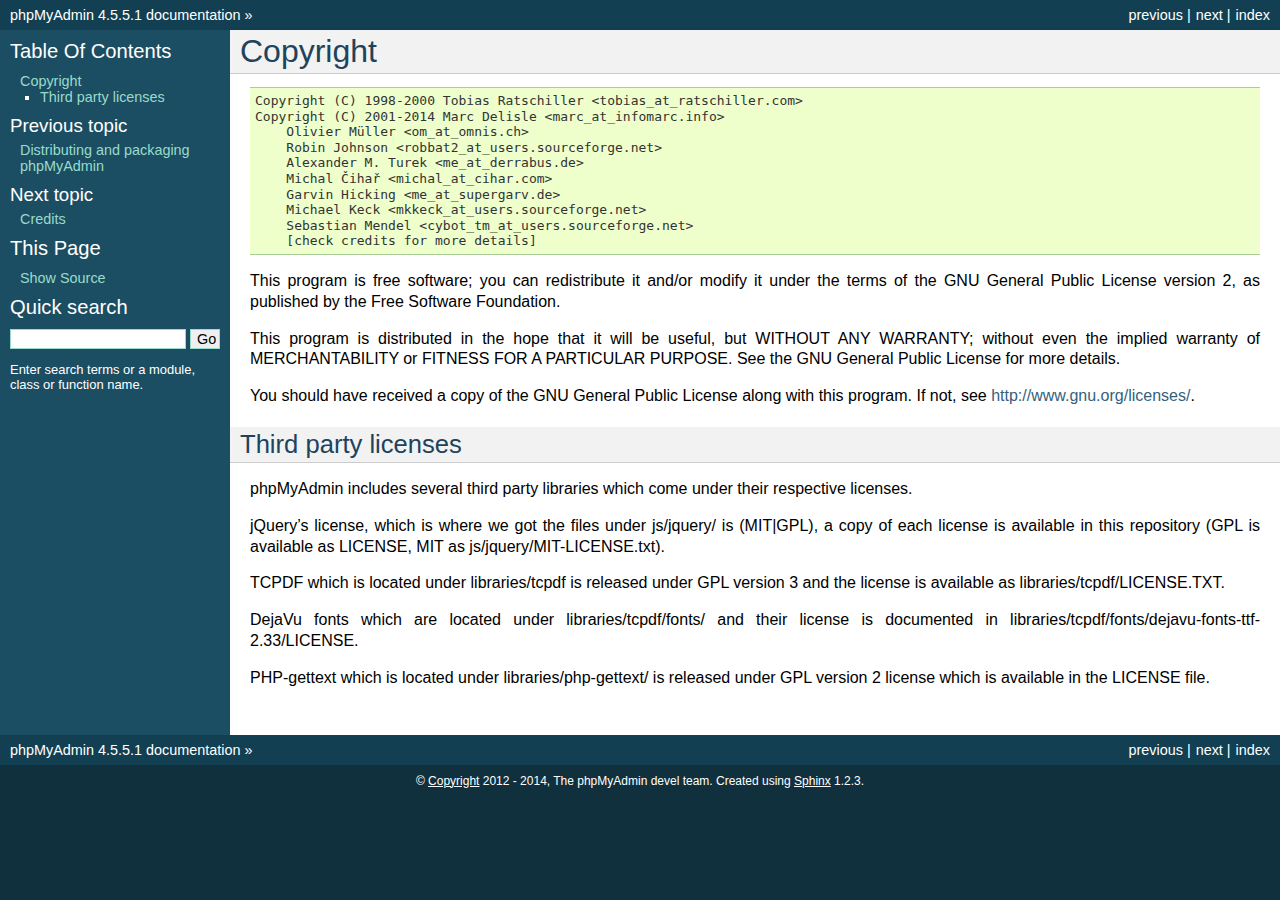
<file: phpMyAdmin/doc/html/copyright.html>
<!DOCTYPE html PUBLIC "-//W3C//DTD XHTML 1.0 Transitional//EN"
  "http://www.w3.org/TR/xhtml1/DTD/xhtml1-transitional.dtd">


<html xmlns="http://www.w3.org/1999/xhtml">
  <head>
    <meta http-equiv="Content-Type" content="text/html; charset=utf-8" />
    
    <title>Copyright &mdash; phpMyAdmin 4.5.5.1 documentation</title>
    
    <link rel="stylesheet" href="_static/default.css" type="text/css" />
    <link rel="stylesheet" href="_static/pygments.css" type="text/css" />
    
    <script type="text/javascript">
      var DOCUMENTATION_OPTIONS = {
        URL_ROOT:    './',
        VERSION:     '4.5.5.1',
        COLLAPSE_INDEX: false,
        FILE_SUFFIX: '.html',
        HAS_SOURCE:  true
      };
    </script>
    <script type="text/javascript" src="_static/jquery.js"></script>
    <script type="text/javascript" src="_static/underscore.js"></script>
    <script type="text/javascript" src="_static/doctools.js"></script>
    <link rel="copyright" title="Copyright" href="#" />
    <link rel="top" title="phpMyAdmin 4.5.5.1 documentation" href="index.html" />
    <link rel="next" title="Credits" href="credits.html" />
    <link rel="prev" title="Distributing and packaging phpMyAdmin" href="vendors.html" /> 
  </head>
  <body>
    <div class="related">
      <h3>Navigation</h3>
      <ul>
        <li class="right" style="margin-right: 10px">
          <a href="genindex.html" title="General Index"
             accesskey="I">index</a></li>
        <li class="right" >
          <a href="credits.html" title="Credits"
             accesskey="N">next</a> |</li>
        <li class="right" >
          <a href="vendors.html" title="Distributing and packaging phpMyAdmin"
             accesskey="P">previous</a> |</li>
        <li><a href="index.html">phpMyAdmin 4.5.5.1 documentation</a> &raquo;</li> 
      </ul>
    </div>  

    <div class="document">
      <div class="documentwrapper">
        <div class="bodywrapper">
          <div class="body">
            
  <div class="section" id="copyright">
<span id="id1"></span><h1>Copyright<a class="headerlink" href="#copyright" title="Permalink to this headline">¶</a></h1>
<div class="highlight-none"><div class="highlight"><pre>Copyright (C) 1998-2000 Tobias Ratschiller &lt;tobias_at_ratschiller.com&gt;
Copyright (C) 2001-2014 Marc Delisle &lt;marc_at_infomarc.info&gt;
    Olivier Müller &lt;om_at_omnis.ch&gt;
    Robin Johnson &lt;robbat2_at_users.sourceforge.net&gt;
    Alexander M. Turek &lt;me_at_derrabus.de&gt;
    Michal Čihař &lt;michal_at_cihar.com&gt;
    Garvin Hicking &lt;me_at_supergarv.de&gt;
    Michael Keck &lt;mkkeck_at_users.sourceforge.net&gt;
    Sebastian Mendel &lt;cybot_tm_at_users.sourceforge.net&gt;
    [check credits for more details]
</pre></div>
</div>
<p>This program is free software; you can redistribute it and/or modify
it under the terms of the GNU General Public License version 2, as
published by the Free Software Foundation.</p>
<p>This program is distributed in the hope that it will be useful, but
WITHOUT ANY WARRANTY; without even the implied warranty of
MERCHANTABILITY or FITNESS FOR A PARTICULAR PURPOSE. See the GNU
General Public License for more details.</p>
<p>You should have received a copy of the GNU General Public License
along with this program. If not, see <a class="reference external" href="http://www.gnu.org/licenses/">http://www.gnu.org/licenses/</a>.</p>
<div class="section" id="third-party-licenses">
<h2>Third party licenses<a class="headerlink" href="#third-party-licenses" title="Permalink to this headline">¶</a></h2>
<p>phpMyAdmin includes several third party libraries which come under their
respective licenses.</p>
<p>jQuery&#8217;s license, which is where we got the files under js/jquery/ is
(MIT|GPL), a copy of each license is available in this repository (GPL
is available as LICENSE, MIT as js/jquery/MIT-LICENSE.txt).</p>
<p>TCPDF which is located under libraries/tcpdf is released under GPL
version 3 and the license is available as libraries/tcpdf/LICENSE.TXT.</p>
<p>DejaVu fonts which are located under libraries/tcpdf/fonts/ and their
license is documented in
libraries/tcpdf/fonts/dejavu-fonts-ttf-2.33/LICENSE.</p>
<p>PHP-gettext which is located under libraries/php-gettext/ is released
under GPL version 2 license which is available in the LICENSE file.</p>
</div>
</div>


          </div>
        </div>
      </div>
      <div class="sphinxsidebar">
        <div class="sphinxsidebarwrapper">
  <h3><a href="index.html">Table Of Contents</a></h3>
  <ul>
<li><a class="reference internal" href="#">Copyright</a><ul>
<li><a class="reference internal" href="#third-party-licenses">Third party licenses</a></li>
</ul>
</li>
</ul>

  <h4>Previous topic</h4>
  <p class="topless"><a href="vendors.html"
                        title="previous chapter">Distributing and packaging phpMyAdmin</a></p>
  <h4>Next topic</h4>
  <p class="topless"><a href="credits.html"
                        title="next chapter">Credits</a></p>
  <h3>This Page</h3>
  <ul class="this-page-menu">
    <li><a href="_sources/copyright.txt"
           rel="nofollow">Show Source</a></li>
  </ul>
<div id="searchbox" style="display: none">
  <h3>Quick search</h3>
    <form class="search" action="search.html" method="get">
      <input type="text" name="q" />
      <input type="submit" value="Go" />
      <input type="hidden" name="check_keywords" value="yes" />
      <input type="hidden" name="area" value="default" />
    </form>
    <p class="searchtip" style="font-size: 90%">
    Enter search terms or a module, class or function name.
    </p>
</div>
<script type="text/javascript">$('#searchbox').show(0);</script>
        </div>
      </div>
      <div class="clearer"></div>
    </div>
    <div class="related">
      <h3>Navigation</h3>
      <ul>
        <li class="right" style="margin-right: 10px">
          <a href="genindex.html" title="General Index"
             >index</a></li>
        <li class="right" >
          <a href="credits.html" title="Credits"
             >next</a> |</li>
        <li class="right" >
          <a href="vendors.html" title="Distributing and packaging phpMyAdmin"
             >previous</a> |</li>
        <li><a href="index.html">phpMyAdmin 4.5.5.1 documentation</a> &raquo;</li> 
      </ul>
    </div>
    <div class="footer">
        &copy; <a href="#">Copyright</a> 2012 - 2014, The phpMyAdmin devel team.
      Created using <a href="http://sphinx-doc.org/">Sphinx</a> 1.2.3.
    </div>
  </body>
</html>
</file>
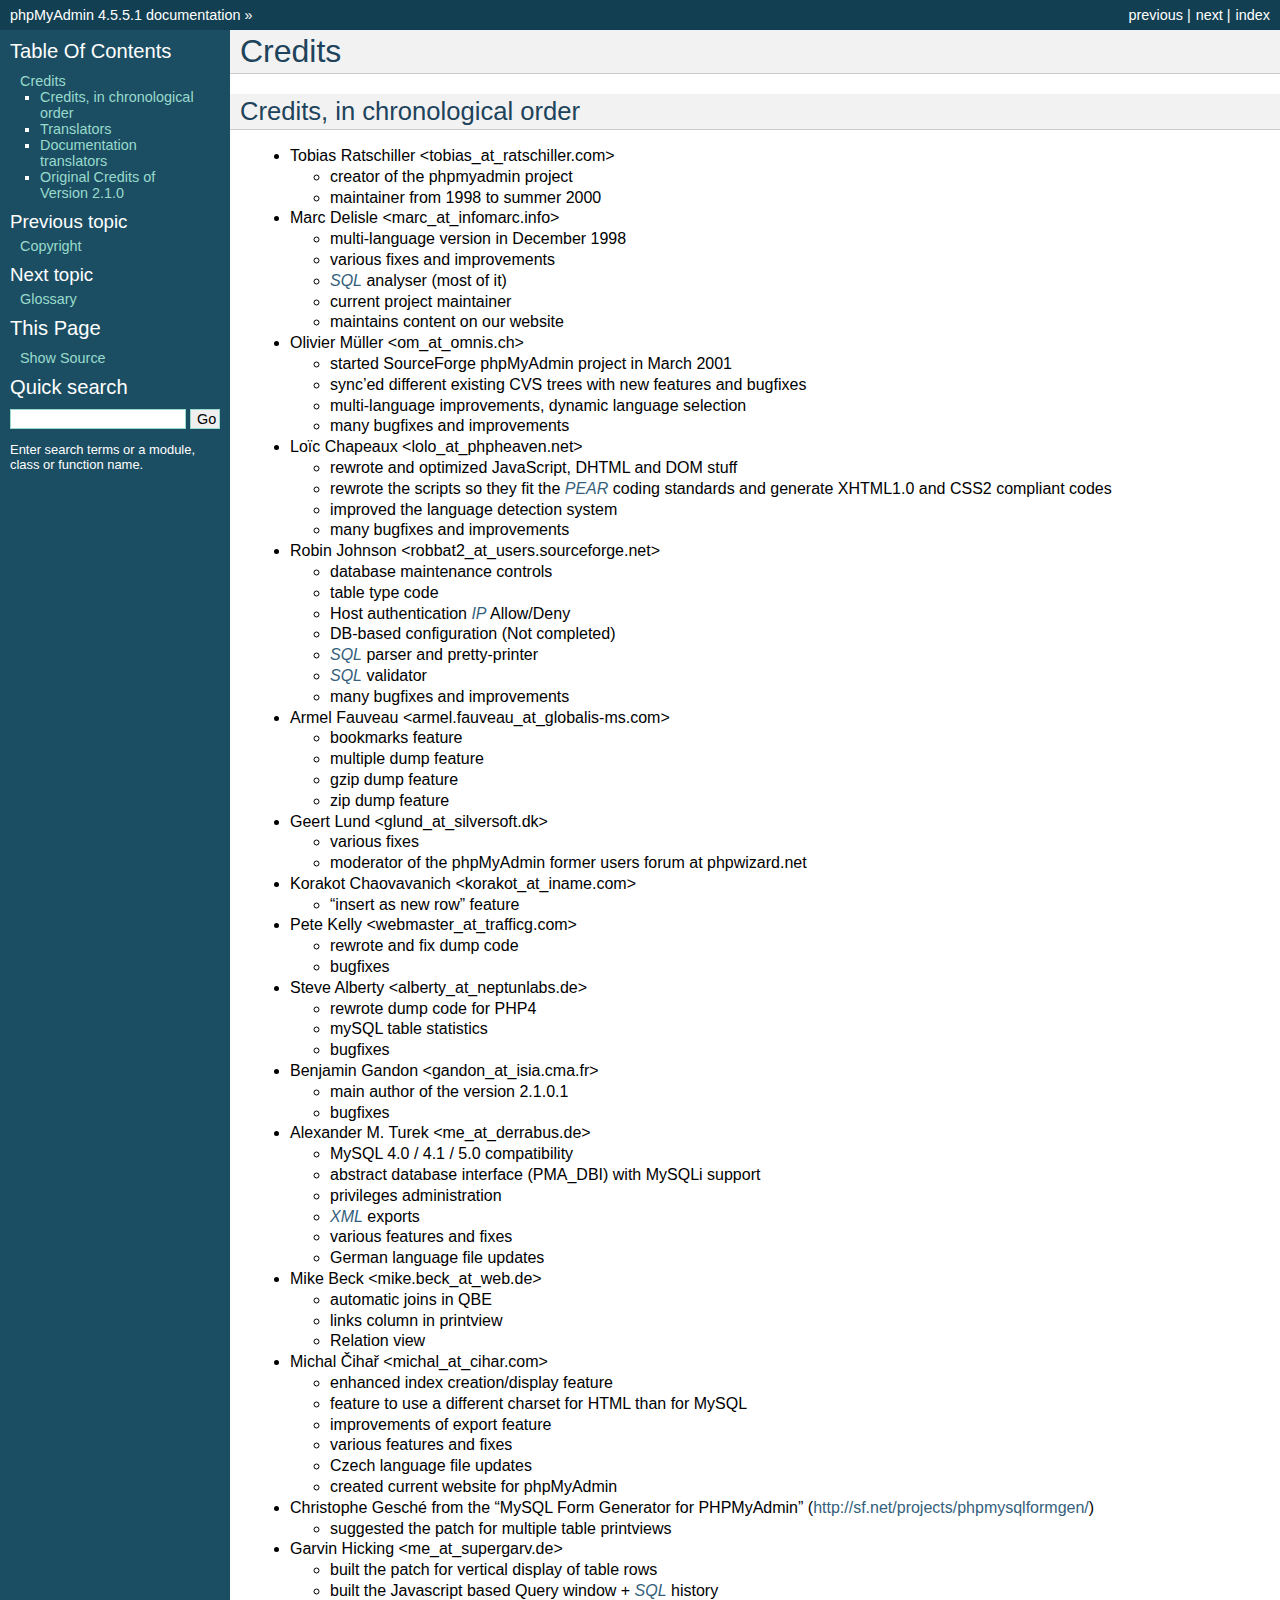
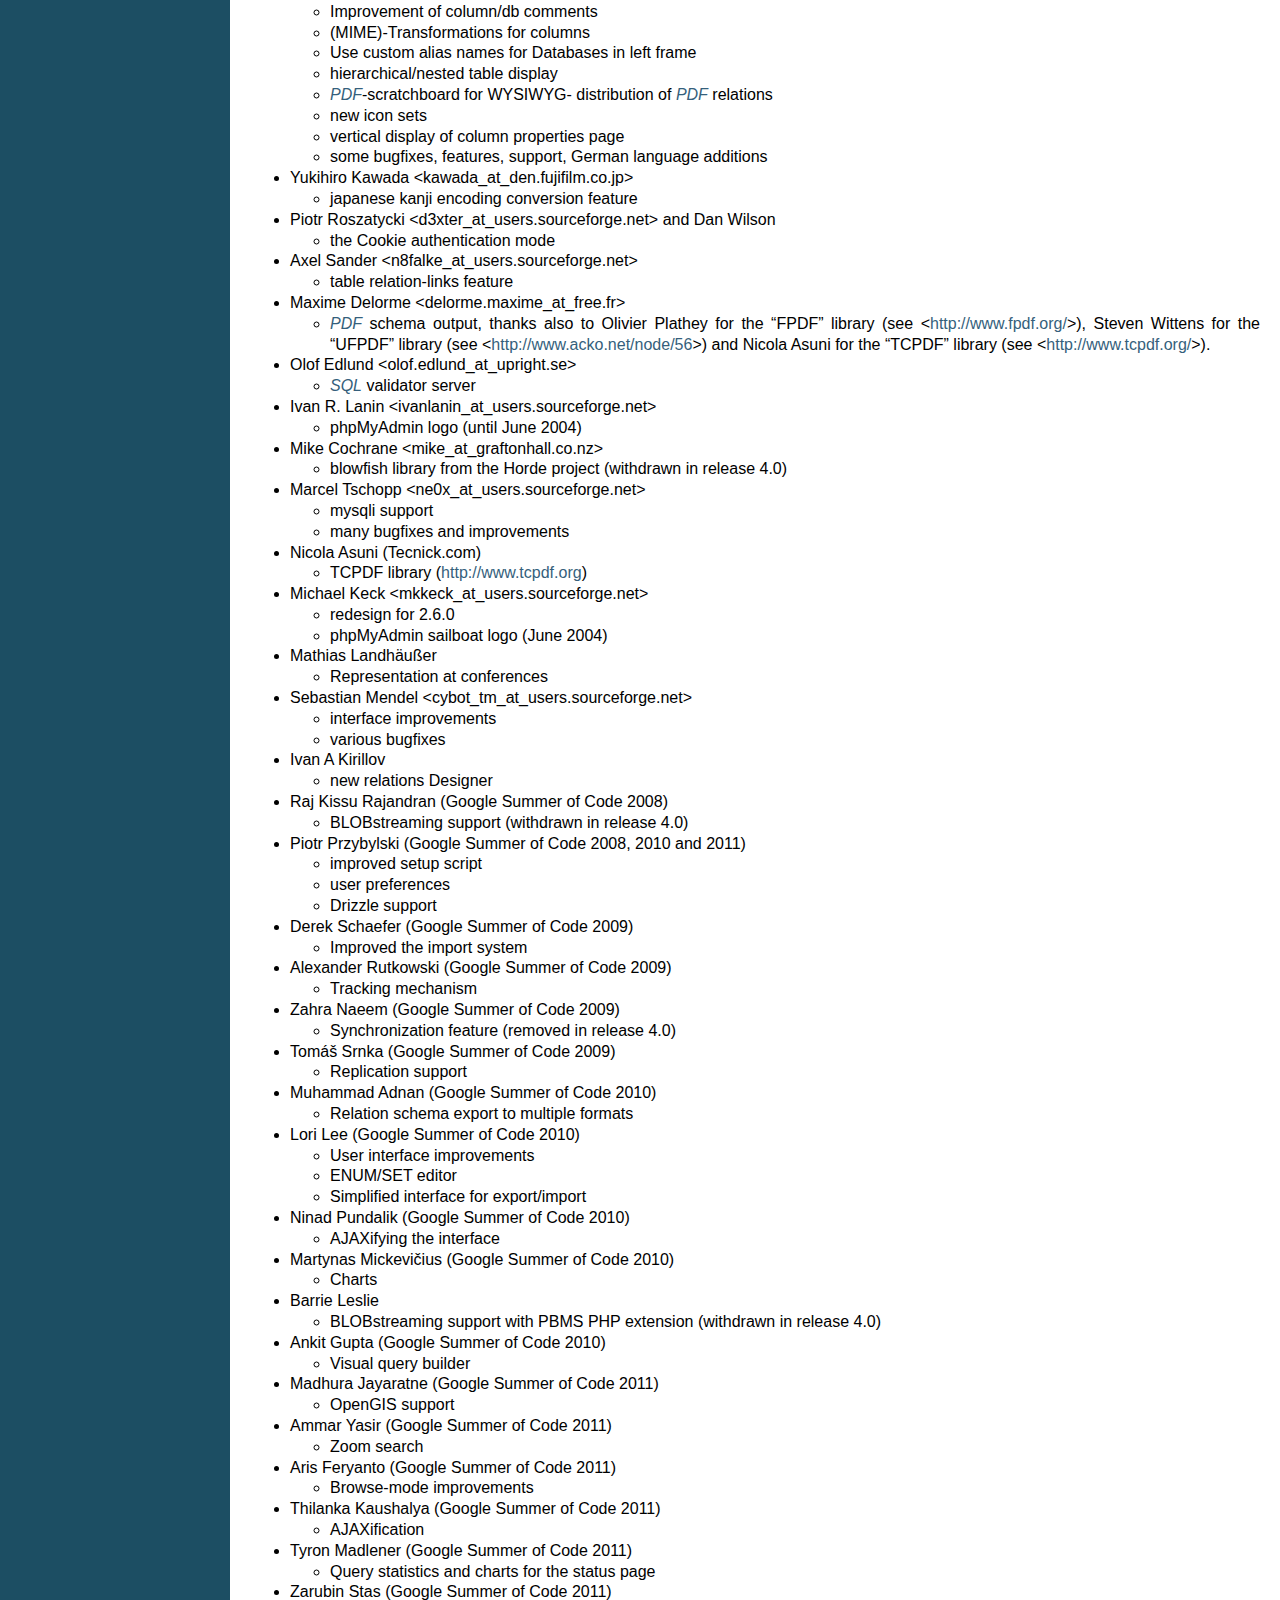
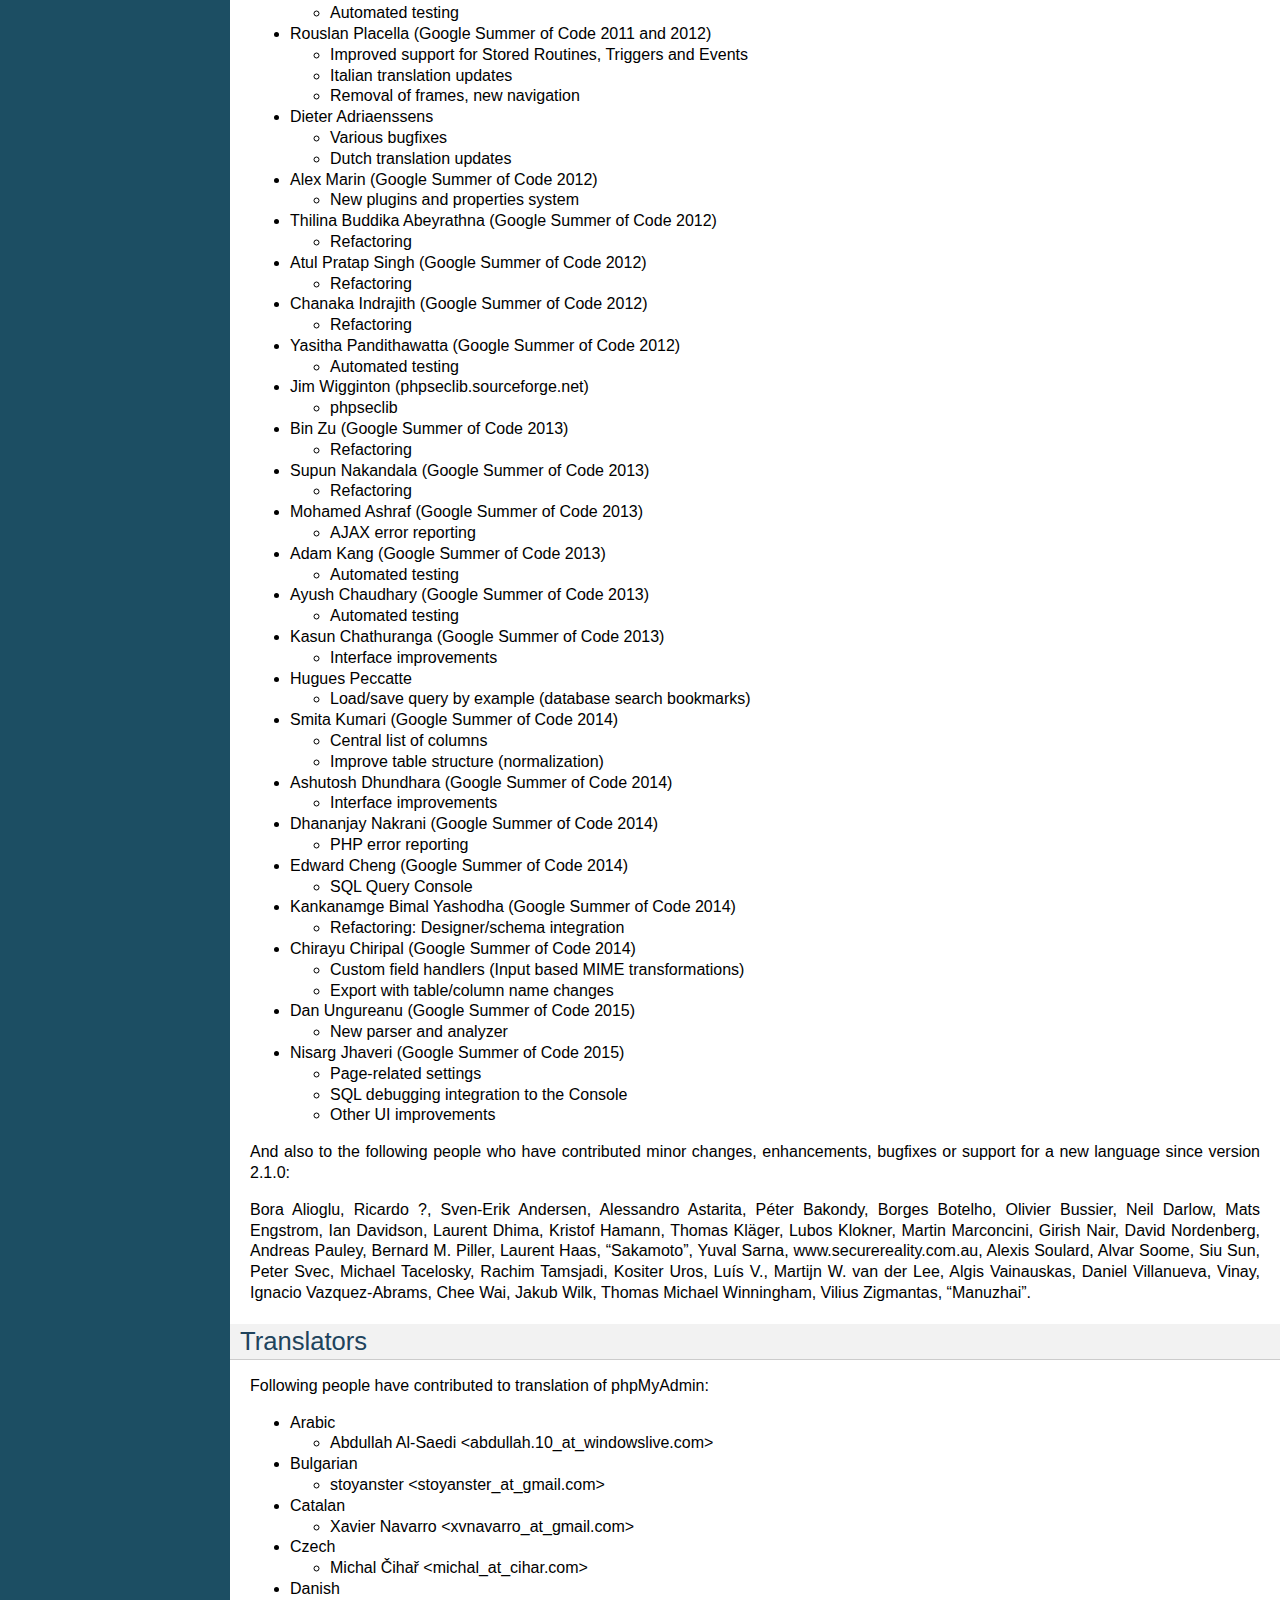
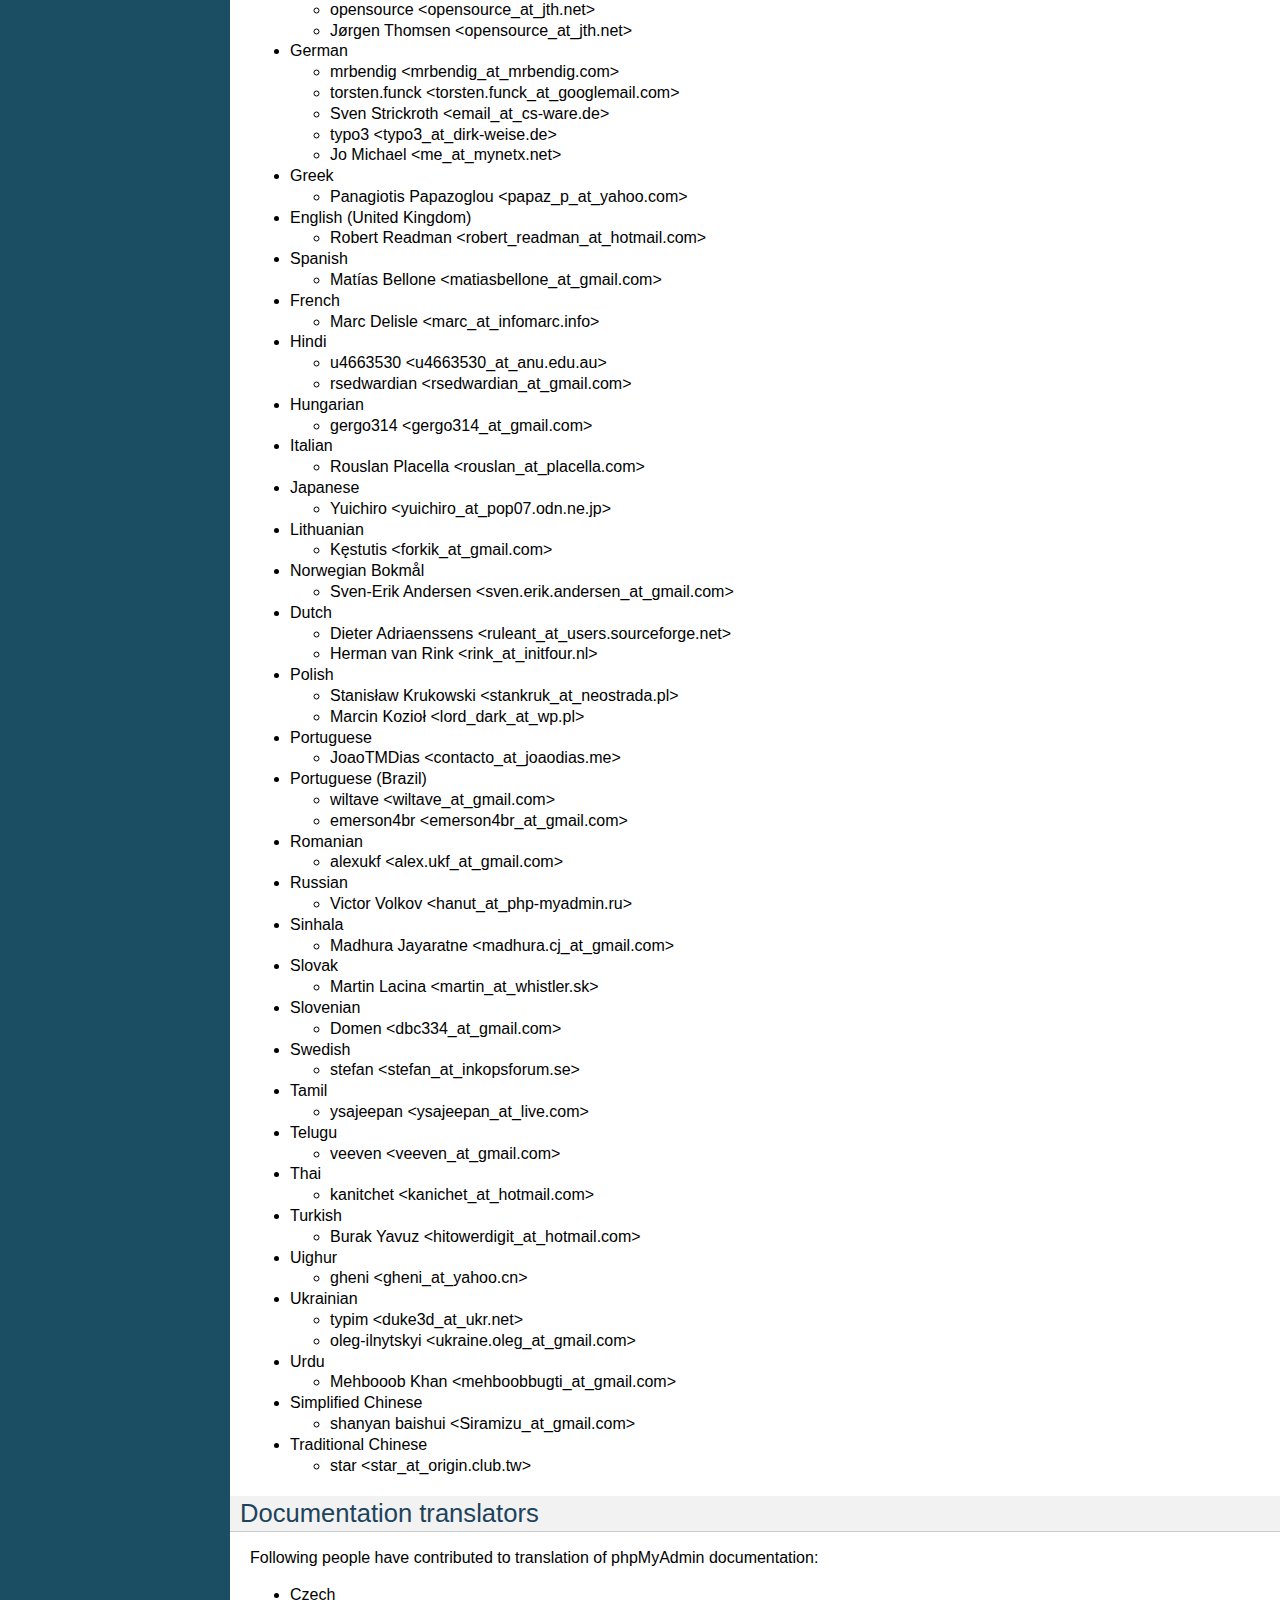
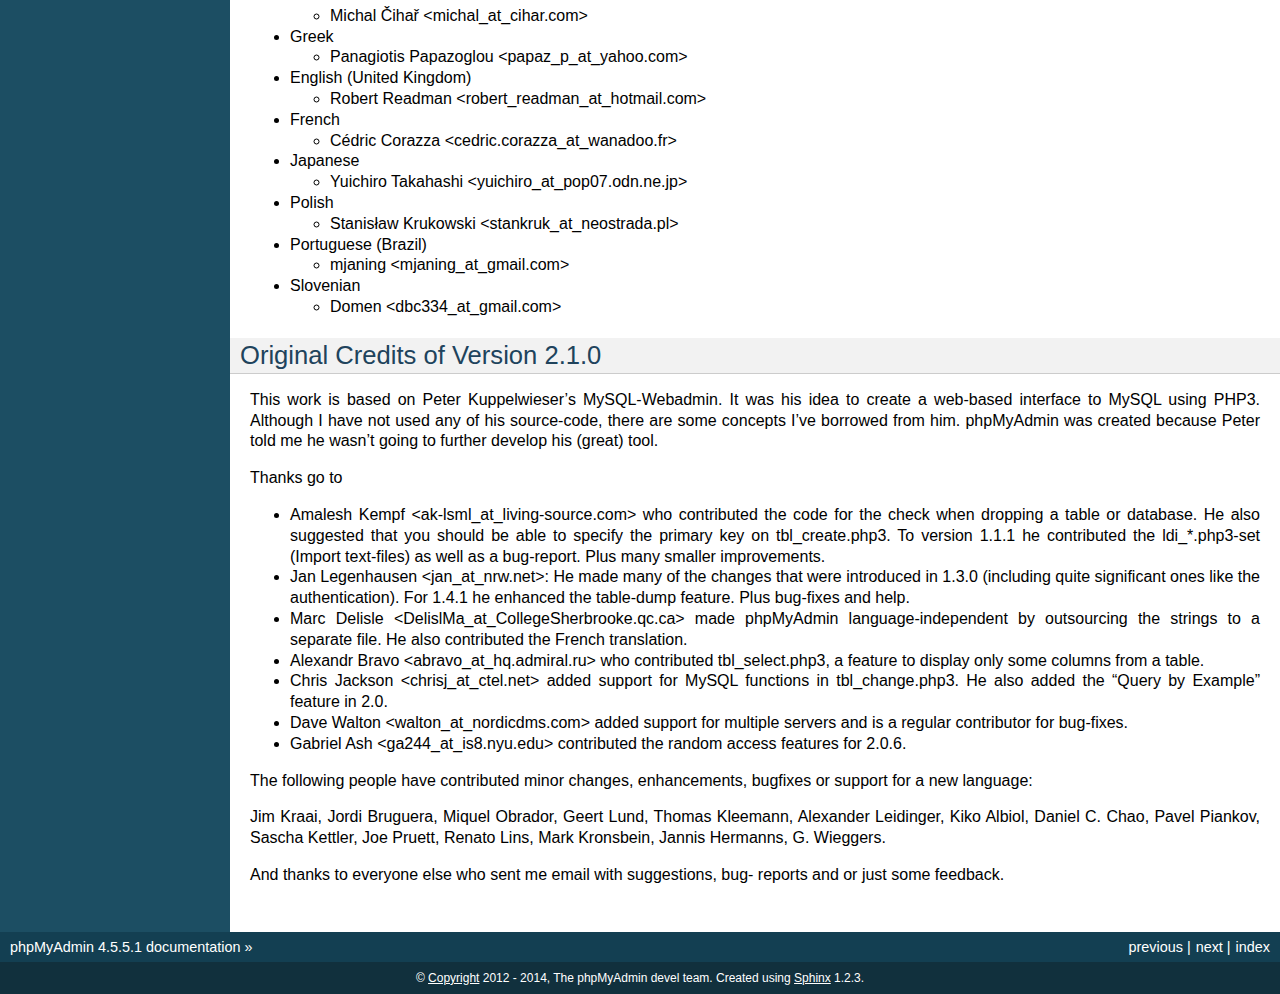
<file: phpMyAdmin/doc/html/credits.html>
<!DOCTYPE html PUBLIC "-//W3C//DTD XHTML 1.0 Transitional//EN"
  "http://www.w3.org/TR/xhtml1/DTD/xhtml1-transitional.dtd">


<html xmlns="http://www.w3.org/1999/xhtml">
  <head>
    <meta http-equiv="Content-Type" content="text/html; charset=utf-8" />
    
    <title>Credits &mdash; phpMyAdmin 4.5.5.1 documentation</title>
    
    <link rel="stylesheet" href="_static/default.css" type="text/css" />
    <link rel="stylesheet" href="_static/pygments.css" type="text/css" />
    
    <script type="text/javascript">
      var DOCUMENTATION_OPTIONS = {
        URL_ROOT:    './',
        VERSION:     '4.5.5.1',
        COLLAPSE_INDEX: false,
        FILE_SUFFIX: '.html',
        HAS_SOURCE:  true
      };
    </script>
    <script type="text/javascript" src="_static/jquery.js"></script>
    <script type="text/javascript" src="_static/underscore.js"></script>
    <script type="text/javascript" src="_static/doctools.js"></script>
    <link rel="copyright" title="Copyright" href="copyright.html" />
    <link rel="top" title="phpMyAdmin 4.5.5.1 documentation" href="index.html" />
    <link rel="next" title="Glossary" href="glossary.html" />
    <link rel="prev" title="Copyright" href="copyright.html" /> 
  </head>
  <body>
    <div class="related">
      <h3>Navigation</h3>
      <ul>
        <li class="right" style="margin-right: 10px">
          <a href="genindex.html" title="General Index"
             accesskey="I">index</a></li>
        <li class="right" >
          <a href="glossary.html" title="Glossary"
             accesskey="N">next</a> |</li>
        <li class="right" >
          <a href="copyright.html" title="Copyright"
             accesskey="P">previous</a> |</li>
        <li><a href="index.html">phpMyAdmin 4.5.5.1 documentation</a> &raquo;</li> 
      </ul>
    </div>  

    <div class="document">
      <div class="documentwrapper">
        <div class="bodywrapper">
          <div class="body">
            
  <div class="section" id="credits">
<span id="id1"></span><h1>Credits<a class="headerlink" href="#credits" title="Permalink to this headline">¶</a></h1>
<div class="section" id="credits-in-chronological-order">
<h2>Credits, in chronological order<a class="headerlink" href="#credits-in-chronological-order" title="Permalink to this headline">¶</a></h2>
<ul class="simple">
<li>Tobias Ratschiller &lt;tobias_at_ratschiller.com&gt;<ul>
<li>creator of the phpmyadmin project</li>
<li>maintainer from 1998 to summer 2000</li>
</ul>
</li>
<li>Marc Delisle &lt;marc_at_infomarc.info&gt;<ul>
<li>multi-language version in December 1998</li>
<li>various fixes and improvements</li>
<li><a class="reference internal" href="glossary.html#term-sql"><em class="xref std std-term">SQL</em></a> analyser (most of it)</li>
<li>current project maintainer</li>
<li>maintains content on our website</li>
</ul>
</li>
<li>Olivier Müller &lt;om_at_omnis.ch&gt;<ul>
<li>started SourceForge phpMyAdmin project in March 2001</li>
<li>sync&#8217;ed different existing CVS trees with new features and bugfixes</li>
<li>multi-language improvements, dynamic language selection</li>
<li>many bugfixes and improvements</li>
</ul>
</li>
<li>Loïc Chapeaux &lt;lolo_at_phpheaven.net&gt;<ul>
<li>rewrote and optimized JavaScript, DHTML and DOM stuff</li>
<li>rewrote the scripts so they fit the <a class="reference internal" href="glossary.html#term-pear"><em class="xref std std-term">PEAR</em></a> coding standards and
generate XHTML1.0 and CSS2 compliant codes</li>
<li>improved the language detection system</li>
<li>many bugfixes and improvements</li>
</ul>
</li>
<li>Robin Johnson &lt;robbat2_at_users.sourceforge.net&gt;<ul>
<li>database maintenance controls</li>
<li>table type code</li>
<li>Host authentication <a class="reference internal" href="glossary.html#term-ip"><em class="xref std std-term">IP</em></a> Allow/Deny</li>
<li>DB-based configuration (Not completed)</li>
<li><a class="reference internal" href="glossary.html#term-sql"><em class="xref std std-term">SQL</em></a> parser and pretty-printer</li>
<li><a class="reference internal" href="glossary.html#term-sql"><em class="xref std std-term">SQL</em></a> validator</li>
<li>many bugfixes and improvements</li>
</ul>
</li>
<li>Armel Fauveau &lt;armel.fauveau_at_globalis-ms.com&gt;<ul>
<li>bookmarks feature</li>
<li>multiple dump feature</li>
<li>gzip dump feature</li>
<li>zip dump feature</li>
</ul>
</li>
<li>Geert Lund &lt;glund_at_silversoft.dk&gt;<ul>
<li>various fixes</li>
<li>moderator of the phpMyAdmin former users forum at phpwizard.net</li>
</ul>
</li>
<li>Korakot Chaovavanich &lt;korakot_at_iname.com&gt;<ul>
<li>&#8220;insert as new row&#8221; feature</li>
</ul>
</li>
<li>Pete Kelly &lt;webmaster_at_trafficg.com&gt;<ul>
<li>rewrote and fix dump code</li>
<li>bugfixes</li>
</ul>
</li>
<li>Steve Alberty &lt;alberty_at_neptunlabs.de&gt;<ul>
<li>rewrote dump code for PHP4</li>
<li>mySQL table statistics</li>
<li>bugfixes</li>
</ul>
</li>
<li>Benjamin Gandon &lt;gandon_at_isia.cma.fr&gt;<ul>
<li>main author of the version 2.1.0.1</li>
<li>bugfixes</li>
</ul>
</li>
<li>Alexander M. Turek &lt;me_at_derrabus.de&gt;<ul>
<li>MySQL 4.0 / 4.1 / 5.0 compatibility</li>
<li>abstract database interface (PMA_DBI) with MySQLi support</li>
<li>privileges administration</li>
<li><a class="reference internal" href="glossary.html#term-xml"><em class="xref std std-term">XML</em></a> exports</li>
<li>various features and fixes</li>
<li>German language file updates</li>
</ul>
</li>
<li>Mike Beck &lt;mike.beck_at_web.de&gt;<ul>
<li>automatic joins in QBE</li>
<li>links column in printview</li>
<li>Relation view</li>
</ul>
</li>
<li>Michal Čihař &lt;michal_at_cihar.com&gt;<ul>
<li>enhanced index creation/display feature</li>
<li>feature to use a different charset for HTML than for MySQL</li>
<li>improvements of export feature</li>
<li>various features and fixes</li>
<li>Czech language file updates</li>
<li>created current website for phpMyAdmin</li>
</ul>
</li>
<li>Christophe Gesché from the &#8220;MySQL Form Generator for PHPMyAdmin&#8221;
(<a class="reference external" href="http://sf.net/projects/phpmysqlformgen/">http://sf.net/projects/phpmysqlformgen/</a>)<ul>
<li>suggested the patch for multiple table printviews</li>
</ul>
</li>
<li>Garvin Hicking &lt;me_at_supergarv.de&gt;<ul>
<li>built the patch for vertical display of table rows</li>
<li>built the Javascript based Query window + <a class="reference internal" href="glossary.html#term-sql"><em class="xref std std-term">SQL</em></a> history</li>
<li>Improvement of column/db comments</li>
<li>(MIME)-Transformations for columns</li>
<li>Use custom alias names for Databases in left frame</li>
<li>hierarchical/nested table display</li>
<li><a class="reference internal" href="glossary.html#term-pdf"><em class="xref std std-term">PDF</em></a>-scratchboard for WYSIWYG-
distribution of <a class="reference internal" href="glossary.html#term-pdf"><em class="xref std std-term">PDF</em></a> relations</li>
<li>new icon sets</li>
<li>vertical display of column properties page</li>
<li>some bugfixes, features, support, German language additions</li>
</ul>
</li>
<li>Yukihiro Kawada &lt;kawada_at_den.fujifilm.co.jp&gt;<ul>
<li>japanese kanji encoding conversion feature</li>
</ul>
</li>
<li>Piotr Roszatycki &lt;d3xter_at_users.sourceforge.net&gt; and Dan Wilson<ul>
<li>the Cookie authentication mode</li>
</ul>
</li>
<li>Axel Sander &lt;n8falke_at_users.sourceforge.net&gt;<ul>
<li>table relation-links feature</li>
</ul>
</li>
<li>Maxime Delorme &lt;delorme.maxime_at_free.fr&gt;<ul>
<li><a class="reference internal" href="glossary.html#term-pdf"><em class="xref std std-term">PDF</em></a> schema output, thanks also to
Olivier Plathey for the &#8220;FPDF&#8221; library (see &lt;<a class="reference external" href="http://www.fpdf.org/">http://www.fpdf.org/</a>&gt;), Steven
Wittens for the &#8220;UFPDF&#8221; library (see &lt;<a class="reference external" href="http://www.acko.net/node/56">http://www.acko.net/node/56</a>&gt;) and
Nicola Asuni for the &#8220;TCPDF&#8221; library (see &lt;<a class="reference external" href="http://www.tcpdf.org/">http://www.tcpdf.org/</a>&gt;).</li>
</ul>
</li>
<li>Olof Edlund &lt;olof.edlund_at_upright.se&gt;<ul>
<li><a class="reference internal" href="glossary.html#term-sql"><em class="xref std std-term">SQL</em></a> validator server</li>
</ul>
</li>
<li>Ivan R. Lanin &lt;ivanlanin_at_users.sourceforge.net&gt;<ul>
<li>phpMyAdmin logo (until June 2004)</li>
</ul>
</li>
<li>Mike Cochrane &lt;mike_at_graftonhall.co.nz&gt;<ul>
<li>blowfish library from the Horde project (withdrawn in release 4.0)</li>
</ul>
</li>
<li>Marcel Tschopp &lt;ne0x_at_users.sourceforge.net&gt;<ul>
<li>mysqli support</li>
<li>many bugfixes and improvements</li>
</ul>
</li>
<li>Nicola Asuni (Tecnick.com)<ul>
<li>TCPDF library (<a class="reference external" href="http://www.tcpdf.org">http://www.tcpdf.org</a>)</li>
</ul>
</li>
<li>Michael Keck &lt;mkkeck_at_users.sourceforge.net&gt;<ul>
<li>redesign for 2.6.0</li>
<li>phpMyAdmin sailboat logo (June 2004)</li>
</ul>
</li>
<li>Mathias Landhäußer<ul>
<li>Representation at conferences</li>
</ul>
</li>
<li>Sebastian Mendel &lt;cybot_tm_at_users.sourceforge.net&gt;<ul>
<li>interface improvements</li>
<li>various bugfixes</li>
</ul>
</li>
<li>Ivan A Kirillov<ul>
<li>new relations Designer</li>
</ul>
</li>
<li>Raj Kissu Rajandran (Google Summer of Code 2008)<ul>
<li>BLOBstreaming support (withdrawn in release 4.0)</li>
</ul>
</li>
<li>Piotr Przybylski (Google Summer of Code 2008, 2010 and 2011)<ul>
<li>improved setup script</li>
<li>user preferences</li>
<li>Drizzle support</li>
</ul>
</li>
<li>Derek Schaefer (Google Summer of Code 2009)<ul>
<li>Improved the import system</li>
</ul>
</li>
<li>Alexander Rutkowski (Google Summer of Code 2009)<ul>
<li>Tracking mechanism</li>
</ul>
</li>
<li>Zahra Naeem (Google Summer of Code 2009)<ul>
<li>Synchronization feature (removed in release 4.0)</li>
</ul>
</li>
<li>Tomáš Srnka (Google Summer of Code 2009)<ul>
<li>Replication support</li>
</ul>
</li>
<li>Muhammad Adnan (Google Summer of Code 2010)<ul>
<li>Relation schema export to multiple formats</li>
</ul>
</li>
<li>Lori Lee (Google Summer of Code 2010)<ul>
<li>User interface improvements</li>
<li>ENUM/SET editor</li>
<li>Simplified interface for export/import</li>
</ul>
</li>
<li>Ninad Pundalik (Google Summer of Code 2010)<ul>
<li>AJAXifying the interface</li>
</ul>
</li>
<li>Martynas Mickevičius (Google Summer of Code 2010)<ul>
<li>Charts</li>
</ul>
</li>
<li>Barrie Leslie<ul>
<li>BLOBstreaming support with PBMS PHP extension (withdrawn in release
4.0)</li>
</ul>
</li>
<li>Ankit Gupta (Google Summer of Code 2010)<ul>
<li>Visual query builder</li>
</ul>
</li>
<li>Madhura Jayaratne (Google Summer of Code 2011)<ul>
<li>OpenGIS support</li>
</ul>
</li>
<li>Ammar Yasir (Google Summer of Code 2011)<ul>
<li>Zoom search</li>
</ul>
</li>
<li>Aris Feryanto (Google Summer of Code 2011)<ul>
<li>Browse-mode improvements</li>
</ul>
</li>
<li>Thilanka Kaushalya (Google Summer of Code 2011)<ul>
<li>AJAXification</li>
</ul>
</li>
<li>Tyron Madlener (Google Summer of Code 2011)<ul>
<li>Query statistics and charts for the status page</li>
</ul>
</li>
<li>Zarubin Stas (Google Summer of Code 2011)<ul>
<li>Automated testing</li>
</ul>
</li>
<li>Rouslan Placella (Google Summer of Code 2011 and 2012)<ul>
<li>Improved support for Stored Routines, Triggers and Events</li>
<li>Italian translation updates</li>
<li>Removal of frames, new navigation</li>
</ul>
</li>
<li>Dieter Adriaenssens<ul>
<li>Various bugfixes</li>
<li>Dutch translation updates</li>
</ul>
</li>
<li>Alex Marin (Google Summer of Code 2012)<ul>
<li>New plugins and properties system</li>
</ul>
</li>
<li>Thilina Buddika Abeyrathna (Google Summer of Code 2012)<ul>
<li>Refactoring</li>
</ul>
</li>
<li>Atul Pratap Singh  (Google Summer of Code 2012)<ul>
<li>Refactoring</li>
</ul>
</li>
<li>Chanaka Indrajith (Google Summer of Code 2012)<ul>
<li>Refactoring</li>
</ul>
</li>
<li>Yasitha Pandithawatta (Google Summer of Code 2012)<ul>
<li>Automated testing</li>
</ul>
</li>
<li>Jim Wigginton (phpseclib.sourceforge.net)<ul>
<li>phpseclib</li>
</ul>
</li>
<li>Bin Zu (Google Summer of Code 2013)<ul>
<li>Refactoring</li>
</ul>
</li>
<li>Supun Nakandala (Google Summer of Code 2013)<ul>
<li>Refactoring</li>
</ul>
</li>
<li>Mohamed Ashraf (Google Summer of Code 2013)<ul>
<li>AJAX error reporting</li>
</ul>
</li>
<li>Adam Kang (Google Summer of Code 2013)<ul>
<li>Automated testing</li>
</ul>
</li>
<li>Ayush Chaudhary (Google Summer of Code 2013)<ul>
<li>Automated testing</li>
</ul>
</li>
<li>Kasun Chathuranga (Google Summer of Code 2013)<ul>
<li>Interface improvements</li>
</ul>
</li>
<li>Hugues Peccatte<ul>
<li>Load/save query by example (database search bookmarks)</li>
</ul>
</li>
<li>Smita Kumari (Google Summer of Code 2014)<ul>
<li>Central list of columns</li>
<li>Improve table structure (normalization)</li>
</ul>
</li>
<li>Ashutosh Dhundhara (Google Summer of Code 2014)<ul>
<li>Interface improvements</li>
</ul>
</li>
<li>Dhananjay Nakrani (Google Summer of Code 2014)<ul>
<li>PHP error reporting</li>
</ul>
</li>
<li>Edward Cheng (Google Summer of Code 2014)<ul>
<li>SQL Query Console</li>
</ul>
</li>
<li>Kankanamge Bimal Yashodha (Google Summer of Code 2014)<ul>
<li>Refactoring: Designer/schema integration</li>
</ul>
</li>
<li>Chirayu Chiripal (Google Summer of Code 2014)<ul>
<li>Custom field handlers (Input based MIME transformations)</li>
<li>Export with table/column name changes</li>
</ul>
</li>
<li>Dan Ungureanu (Google Summer of Code 2015)<ul>
<li>New parser and analyzer</li>
</ul>
</li>
<li>Nisarg Jhaveri (Google Summer of Code 2015)<ul>
<li>Page-related settings</li>
<li>SQL debugging integration to the Console</li>
<li>Other UI improvements</li>
</ul>
</li>
</ul>
<p>And also to the following people who have contributed minor changes,
enhancements, bugfixes or support for a new language since version
2.1.0:</p>
<p>Bora Alioglu, Ricardo ?, Sven-Erik Andersen, Alessandro Astarita,
Péter Bakondy, Borges Botelho, Olivier Bussier, Neil Darlow, Mats
Engstrom, Ian Davidson, Laurent Dhima, Kristof Hamann, Thomas Kläger,
Lubos Klokner, Martin Marconcini, Girish Nair, David Nordenberg,
Andreas Pauley, Bernard M. Piller, Laurent Haas, &#8220;Sakamoto&#8221;, Yuval
Sarna, www.securereality.com.au, Alexis Soulard, Alvar Soome, Siu Sun,
Peter Svec, Michael Tacelosky, Rachim Tamsjadi, Kositer Uros, Luís V.,
Martijn W. van der Lee, Algis Vainauskas, Daniel Villanueva, Vinay,
Ignacio Vazquez-Abrams, Chee Wai, Jakub Wilk, Thomas Michael
Winningham, Vilius Zigmantas, &#8220;Manuzhai&#8221;.</p>
</div>
<div class="section" id="translators">
<h2>Translators<a class="headerlink" href="#translators" title="Permalink to this headline">¶</a></h2>
<p>Following people have contributed to translation of phpMyAdmin:</p>
<ul class="simple">
<li>Arabic<ul>
<li>Abdullah Al-Saedi &lt;abdullah.10_at_windowslive.com&gt;</li>
</ul>
</li>
<li>Bulgarian<ul>
<li>stoyanster &lt;stoyanster_at_gmail.com&gt;</li>
</ul>
</li>
<li>Catalan<ul>
<li>Xavier Navarro &lt;xvnavarro_at_gmail.com&gt;</li>
</ul>
</li>
<li>Czech<ul>
<li>Michal Čihař &lt;michal_at_cihar.com&gt;</li>
</ul>
</li>
<li>Danish<ul>
<li>opensource &lt;opensource_at_jth.net&gt;</li>
<li>Jørgen Thomsen &lt;opensource_at_jth.net&gt;</li>
</ul>
</li>
<li>German<ul>
<li>mrbendig &lt;mrbendig_at_mrbendig.com&gt;</li>
<li>torsten.funck &lt;torsten.funck_at_googlemail.com&gt;</li>
<li>Sven Strickroth &lt;email_at_cs-ware.de&gt;</li>
<li>typo3 &lt;typo3_at_dirk-weise.de&gt;</li>
<li>Jo Michael &lt;me_at_mynetx.net&gt;</li>
</ul>
</li>
<li>Greek<ul>
<li>Panagiotis Papazoglou &lt;papaz_p_at_yahoo.com&gt;</li>
</ul>
</li>
<li>English (United Kingdom)<ul>
<li>Robert Readman &lt;robert_readman_at_hotmail.com&gt;</li>
</ul>
</li>
<li>Spanish<ul>
<li>Matías Bellone &lt;matiasbellone_at_gmail.com&gt;</li>
</ul>
</li>
<li>French<ul>
<li>Marc Delisle &lt;marc_at_infomarc.info&gt;</li>
</ul>
</li>
<li>Hindi<ul>
<li>u4663530 &lt;u4663530_at_anu.edu.au&gt;</li>
<li>rsedwardian &lt;rsedwardian_at_gmail.com&gt;</li>
</ul>
</li>
<li>Hungarian<ul>
<li>gergo314 &lt;gergo314_at_gmail.com&gt;</li>
</ul>
</li>
<li>Italian<ul>
<li>Rouslan Placella &lt;rouslan_at_placella.com&gt;</li>
</ul>
</li>
<li>Japanese<ul>
<li>Yuichiro &lt;yuichiro_at_pop07.odn.ne.jp&gt;</li>
</ul>
</li>
<li>Lithuanian<ul>
<li>Kęstutis &lt;forkik_at_gmail.com&gt;</li>
</ul>
</li>
<li>Norwegian Bokmål<ul>
<li>Sven-Erik Andersen &lt;sven.erik.andersen_at_gmail.com&gt;</li>
</ul>
</li>
<li>Dutch<ul>
<li>Dieter Adriaenssens &lt;ruleant_at_users.sourceforge.net&gt;</li>
<li>Herman van Rink &lt;rink_at_initfour.nl&gt;</li>
</ul>
</li>
<li>Polish<ul>
<li>Stanisław Krukowski &lt;stankruk_at_neostrada.pl&gt;</li>
<li>Marcin Kozioł &lt;lord_dark_at_wp.pl&gt;</li>
</ul>
</li>
<li>Portuguese<ul>
<li>JoaoTMDias &lt;contacto_at_joaodias.me&gt;</li>
</ul>
</li>
<li>Portuguese (Brazil)<ul>
<li>wiltave &lt;wiltave_at_gmail.com&gt;</li>
<li>emerson4br &lt;emerson4br_at_gmail.com&gt;</li>
</ul>
</li>
<li>Romanian<ul>
<li>alexukf &lt;alex.ukf_at_gmail.com&gt;</li>
</ul>
</li>
<li>Russian<ul>
<li>Victor Volkov &lt;hanut_at_php-myadmin.ru&gt;</li>
</ul>
</li>
<li>Sinhala<ul>
<li>Madhura Jayaratne &lt;madhura.cj_at_gmail.com&gt;</li>
</ul>
</li>
<li>Slovak<ul>
<li>Martin Lacina &lt;martin_at_whistler.sk&gt;</li>
</ul>
</li>
<li>Slovenian<ul>
<li>Domen &lt;dbc334_at_gmail.com&gt;</li>
</ul>
</li>
<li>Swedish<ul>
<li>stefan &lt;stefan_at_inkopsforum.se&gt;</li>
</ul>
</li>
<li>Tamil<ul>
<li>ysajeepan &lt;ysajeepan_at_live.com&gt;</li>
</ul>
</li>
<li>Telugu<ul>
<li>veeven &lt;veeven_at_gmail.com&gt;</li>
</ul>
</li>
<li>Thai<ul>
<li>kanitchet &lt;kanichet_at_hotmail.com&gt;</li>
</ul>
</li>
<li>Turkish<ul>
<li>Burak Yavuz &lt;hitowerdigit_at_hotmail.com&gt;</li>
</ul>
</li>
<li>Uighur<ul>
<li>gheni &lt;gheni_at_yahoo.cn&gt;</li>
</ul>
</li>
<li>Ukrainian<ul>
<li>typim &lt;duke3d_at_ukr.net&gt;</li>
<li>oleg-ilnytskyi &lt;ukraine.oleg_at_gmail.com&gt;</li>
</ul>
</li>
<li>Urdu<ul>
<li>Mehbooob Khan &lt;mehboobbugti_at_gmail.com&gt;</li>
</ul>
</li>
<li>Simplified Chinese<ul>
<li>shanyan baishui &lt;Siramizu_at_gmail.com&gt;</li>
</ul>
</li>
<li>Traditional Chinese<ul>
<li>star &lt;star_at_origin.club.tw&gt;</li>
</ul>
</li>
</ul>
</div>
<div class="section" id="documentation-translators">
<h2>Documentation translators<a class="headerlink" href="#documentation-translators" title="Permalink to this headline">¶</a></h2>
<p>Following people have contributed to translation of phpMyAdmin documentation:</p>
<ul class="simple">
<li>Czech<ul>
<li>Michal Čihař &lt;michal_at_cihar.com&gt;</li>
</ul>
</li>
<li>Greek<ul>
<li>Panagiotis Papazoglou &lt;papaz_p_at_yahoo.com&gt;</li>
</ul>
</li>
<li>English (United Kingdom)<ul>
<li>Robert Readman &lt;robert_readman_at_hotmail.com&gt;</li>
</ul>
</li>
<li>French<ul>
<li>Cédric Corazza &lt;cedric.corazza_at_wanadoo.fr&gt;</li>
</ul>
</li>
<li>Japanese<ul>
<li>Yuichiro Takahashi &lt;yuichiro_at_pop07.odn.ne.jp&gt;</li>
</ul>
</li>
<li>Polish<ul>
<li>Stanisław Krukowski &lt;stankruk_at_neostrada.pl&gt;</li>
</ul>
</li>
<li>Portuguese (Brazil)<ul>
<li>mjaning &lt;mjaning_at_gmail.com&gt;</li>
</ul>
</li>
<li>Slovenian<ul>
<li>Domen &lt;dbc334_at_gmail.com&gt;</li>
</ul>
</li>
</ul>
</div>
<div class="section" id="original-credits-of-version-2-1-0">
<h2>Original Credits of Version 2.1.0<a class="headerlink" href="#original-credits-of-version-2-1-0" title="Permalink to this headline">¶</a></h2>
<p>This work is based on Peter Kuppelwieser&#8217;s MySQL-Webadmin. It was his
idea to create a web-based interface to MySQL using PHP3. Although I
have not used any of his source-code, there are some concepts I&#8217;ve
borrowed from him. phpMyAdmin was created because Peter told me he
wasn&#8217;t going to further develop his (great) tool.</p>
<p>Thanks go to</p>
<ul class="simple">
<li>Amalesh Kempf &lt;ak-lsml_at_living-source.com&gt; who contributed the
code for the check when dropping a table or database. He also
suggested that you should be able to specify the primary key on
tbl_create.php3. To version 1.1.1 he contributed the ldi_*.php3-set
(Import text-files) as well as a bug-report. Plus many smaller
improvements.</li>
<li>Jan Legenhausen &lt;jan_at_nrw.net&gt;: He made many of the changes that
were introduced in 1.3.0 (including quite significant ones like the
authentication). For 1.4.1 he enhanced the table-dump feature. Plus
bug-fixes and help.</li>
<li>Marc Delisle &lt;DelislMa_at_CollegeSherbrooke.qc.ca&gt; made phpMyAdmin
language-independent by outsourcing the strings to a separate file. He
also contributed the French translation.</li>
<li>Alexandr Bravo &lt;abravo_at_hq.admiral.ru&gt; who contributed
tbl_select.php3, a feature to display only some columns from a table.</li>
<li>Chris Jackson &lt;chrisj_at_ctel.net&gt; added support for MySQL functions
in tbl_change.php3. He also added the &#8220;Query by Example&#8221; feature in
2.0.</li>
<li>Dave Walton &lt;walton_at_nordicdms.com&gt; added support for multiple
servers and is a regular contributor for bug-fixes.</li>
<li>Gabriel Ash &lt;ga244_at_is8.nyu.edu&gt; contributed the random access
features for 2.0.6.</li>
</ul>
<p>The following people have contributed minor changes, enhancements,
bugfixes or support for a new language:</p>
<p>Jim Kraai, Jordi Bruguera, Miquel Obrador, Geert Lund, Thomas
Kleemann, Alexander Leidinger, Kiko Albiol, Daniel C. Chao, Pavel
Piankov, Sascha Kettler, Joe Pruett, Renato Lins, Mark Kronsbein,
Jannis Hermanns, G. Wieggers.</p>
<p>And thanks to everyone else who sent me email with suggestions, bug-
reports and or just some feedback.</p>
</div>
</div>


          </div>
        </div>
      </div>
      <div class="sphinxsidebar">
        <div class="sphinxsidebarwrapper">
  <h3><a href="index.html">Table Of Contents</a></h3>
  <ul>
<li><a class="reference internal" href="#">Credits</a><ul>
<li><a class="reference internal" href="#credits-in-chronological-order">Credits, in chronological order</a></li>
<li><a class="reference internal" href="#translators">Translators</a></li>
<li><a class="reference internal" href="#documentation-translators">Documentation translators</a></li>
<li><a class="reference internal" href="#original-credits-of-version-2-1-0">Original Credits of Version 2.1.0</a></li>
</ul>
</li>
</ul>

  <h4>Previous topic</h4>
  <p class="topless"><a href="copyright.html"
                        title="previous chapter">Copyright</a></p>
  <h4>Next topic</h4>
  <p class="topless"><a href="glossary.html"
                        title="next chapter">Glossary</a></p>
  <h3>This Page</h3>
  <ul class="this-page-menu">
    <li><a href="_sources/credits.txt"
           rel="nofollow">Show Source</a></li>
  </ul>
<div id="searchbox" style="display: none">
  <h3>Quick search</h3>
    <form class="search" action="search.html" method="get">
      <input type="text" name="q" />
      <input type="submit" value="Go" />
      <input type="hidden" name="check_keywords" value="yes" />
      <input type="hidden" name="area" value="default" />
    </form>
    <p class="searchtip" style="font-size: 90%">
    Enter search terms or a module, class or function name.
    </p>
</div>
<script type="text/javascript">$('#searchbox').show(0);</script>
        </div>
      </div>
      <div class="clearer"></div>
    </div>
    <div class="related">
      <h3>Navigation</h3>
      <ul>
        <li class="right" style="margin-right: 10px">
          <a href="genindex.html" title="General Index"
             >index</a></li>
        <li class="right" >
          <a href="glossary.html" title="Glossary"
             >next</a> |</li>
        <li class="right" >
          <a href="copyright.html" title="Copyright"
             >previous</a> |</li>
        <li><a href="index.html">phpMyAdmin 4.5.5.1 documentation</a> &raquo;</li> 
      </ul>
    </div>
    <div class="footer">
        &copy; <a href="copyright.html">Copyright</a> 2012 - 2014, The phpMyAdmin devel team.
      Created using <a href="http://sphinx-doc.org/">Sphinx</a> 1.2.3.
    </div>
  </body>
</html>
</file>
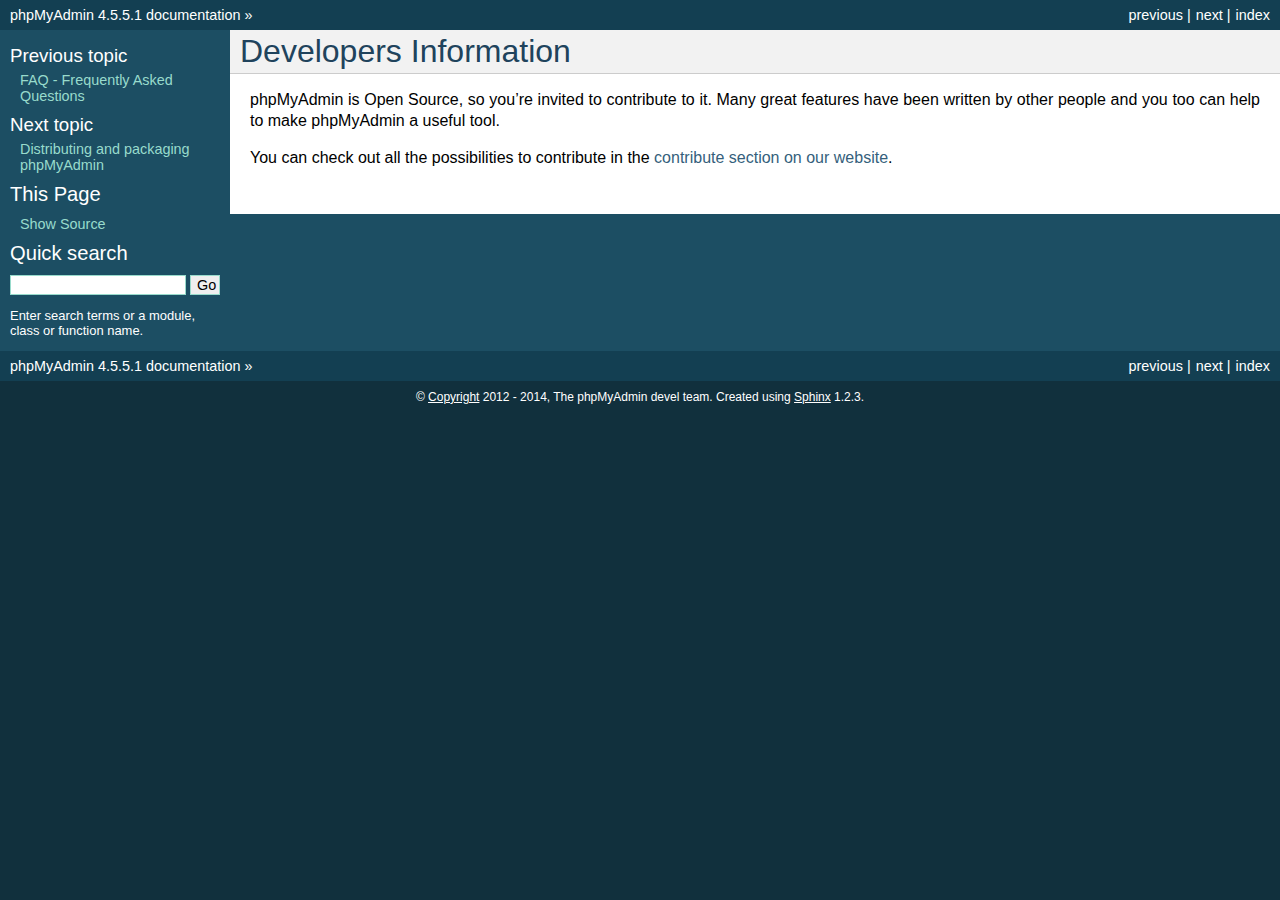
<file: phpMyAdmin/doc/html/developers.html>
<!DOCTYPE html PUBLIC "-//W3C//DTD XHTML 1.0 Transitional//EN"
  "http://www.w3.org/TR/xhtml1/DTD/xhtml1-transitional.dtd">


<html xmlns="http://www.w3.org/1999/xhtml">
  <head>
    <meta http-equiv="Content-Type" content="text/html; charset=utf-8" />
    
    <title>Developers Information &mdash; phpMyAdmin 4.5.5.1 documentation</title>
    
    <link rel="stylesheet" href="_static/default.css" type="text/css" />
    <link rel="stylesheet" href="_static/pygments.css" type="text/css" />
    
    <script type="text/javascript">
      var DOCUMENTATION_OPTIONS = {
        URL_ROOT:    './',
        VERSION:     '4.5.5.1',
        COLLAPSE_INDEX: false,
        FILE_SUFFIX: '.html',
        HAS_SOURCE:  true
      };
    </script>
    <script type="text/javascript" src="_static/jquery.js"></script>
    <script type="text/javascript" src="_static/underscore.js"></script>
    <script type="text/javascript" src="_static/doctools.js"></script>
    <link rel="copyright" title="Copyright" href="copyright.html" />
    <link rel="top" title="phpMyAdmin 4.5.5.1 documentation" href="index.html" />
    <link rel="next" title="Distributing and packaging phpMyAdmin" href="vendors.html" />
    <link rel="prev" title="FAQ - Frequently Asked Questions" href="faq.html" /> 
  </head>
  <body>
    <div class="related">
      <h3>Navigation</h3>
      <ul>
        <li class="right" style="margin-right: 10px">
          <a href="genindex.html" title="General Index"
             accesskey="I">index</a></li>
        <li class="right" >
          <a href="vendors.html" title="Distributing and packaging phpMyAdmin"
             accesskey="N">next</a> |</li>
        <li class="right" >
          <a href="faq.html" title="FAQ - Frequently Asked Questions"
             accesskey="P">previous</a> |</li>
        <li><a href="index.html">phpMyAdmin 4.5.5.1 documentation</a> &raquo;</li> 
      </ul>
    </div>  

    <div class="document">
      <div class="documentwrapper">
        <div class="bodywrapper">
          <div class="body">
            
  <div class="section" id="developers-information">
<span id="developers"></span><h1>Developers Information<a class="headerlink" href="#developers-information" title="Permalink to this headline">¶</a></h1>
<p>phpMyAdmin is Open Source, so you&#8217;re invited to contribute to it. Many
great features have been written by other people and you too can help
to make phpMyAdmin a useful tool.</p>
<p>You can check out all the possibilities to contribute in the
<a class="reference external" href="https://www.phpmyadmin.net/contribute/">contribute section on our website</a>.</p>
</div>


          </div>
        </div>
      </div>
      <div class="sphinxsidebar">
        <div class="sphinxsidebarwrapper">
  <h4>Previous topic</h4>
  <p class="topless"><a href="faq.html"
                        title="previous chapter">FAQ - Frequently Asked Questions</a></p>
  <h4>Next topic</h4>
  <p class="topless"><a href="vendors.html"
                        title="next chapter">Distributing and packaging phpMyAdmin</a></p>
  <h3>This Page</h3>
  <ul class="this-page-menu">
    <li><a href="_sources/developers.txt"
           rel="nofollow">Show Source</a></li>
  </ul>
<div id="searchbox" style="display: none">
  <h3>Quick search</h3>
    <form class="search" action="search.html" method="get">
      <input type="text" name="q" />
      <input type="submit" value="Go" />
      <input type="hidden" name="check_keywords" value="yes" />
      <input type="hidden" name="area" value="default" />
    </form>
    <p class="searchtip" style="font-size: 90%">
    Enter search terms or a module, class or function name.
    </p>
</div>
<script type="text/javascript">$('#searchbox').show(0);</script>
        </div>
      </div>
      <div class="clearer"></div>
    </div>
    <div class="related">
      <h3>Navigation</h3>
      <ul>
        <li class="right" style="margin-right: 10px">
          <a href="genindex.html" title="General Index"
             >index</a></li>
        <li class="right" >
          <a href="vendors.html" title="Distributing and packaging phpMyAdmin"
             >next</a> |</li>
        <li class="right" >
          <a href="faq.html" title="FAQ - Frequently Asked Questions"
             >previous</a> |</li>
        <li><a href="index.html">phpMyAdmin 4.5.5.1 documentation</a> &raquo;</li> 
      </ul>
    </div>
    <div class="footer">
        &copy; <a href="copyright.html">Copyright</a> 2012 - 2014, The phpMyAdmin devel team.
      Created using <a href="http://sphinx-doc.org/">Sphinx</a> 1.2.3.
    </div>
  </body>
</html>
</file>
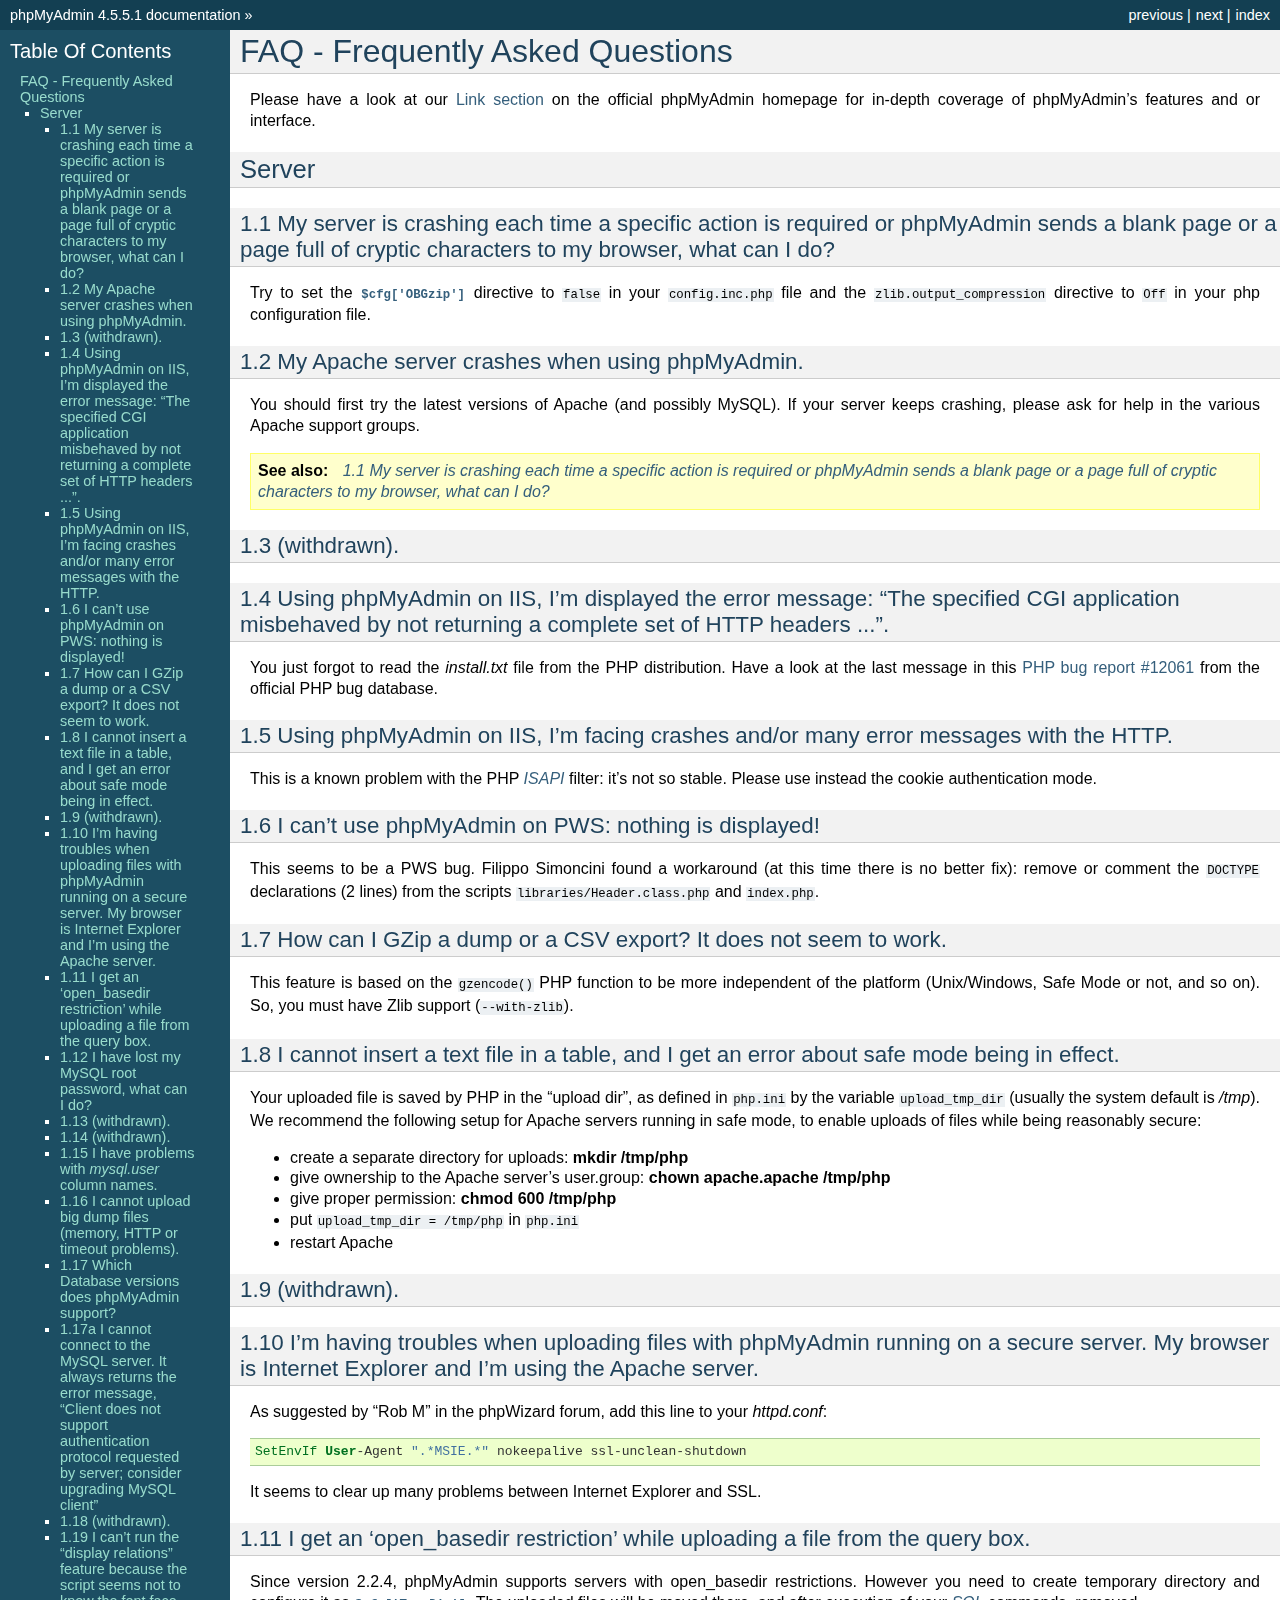
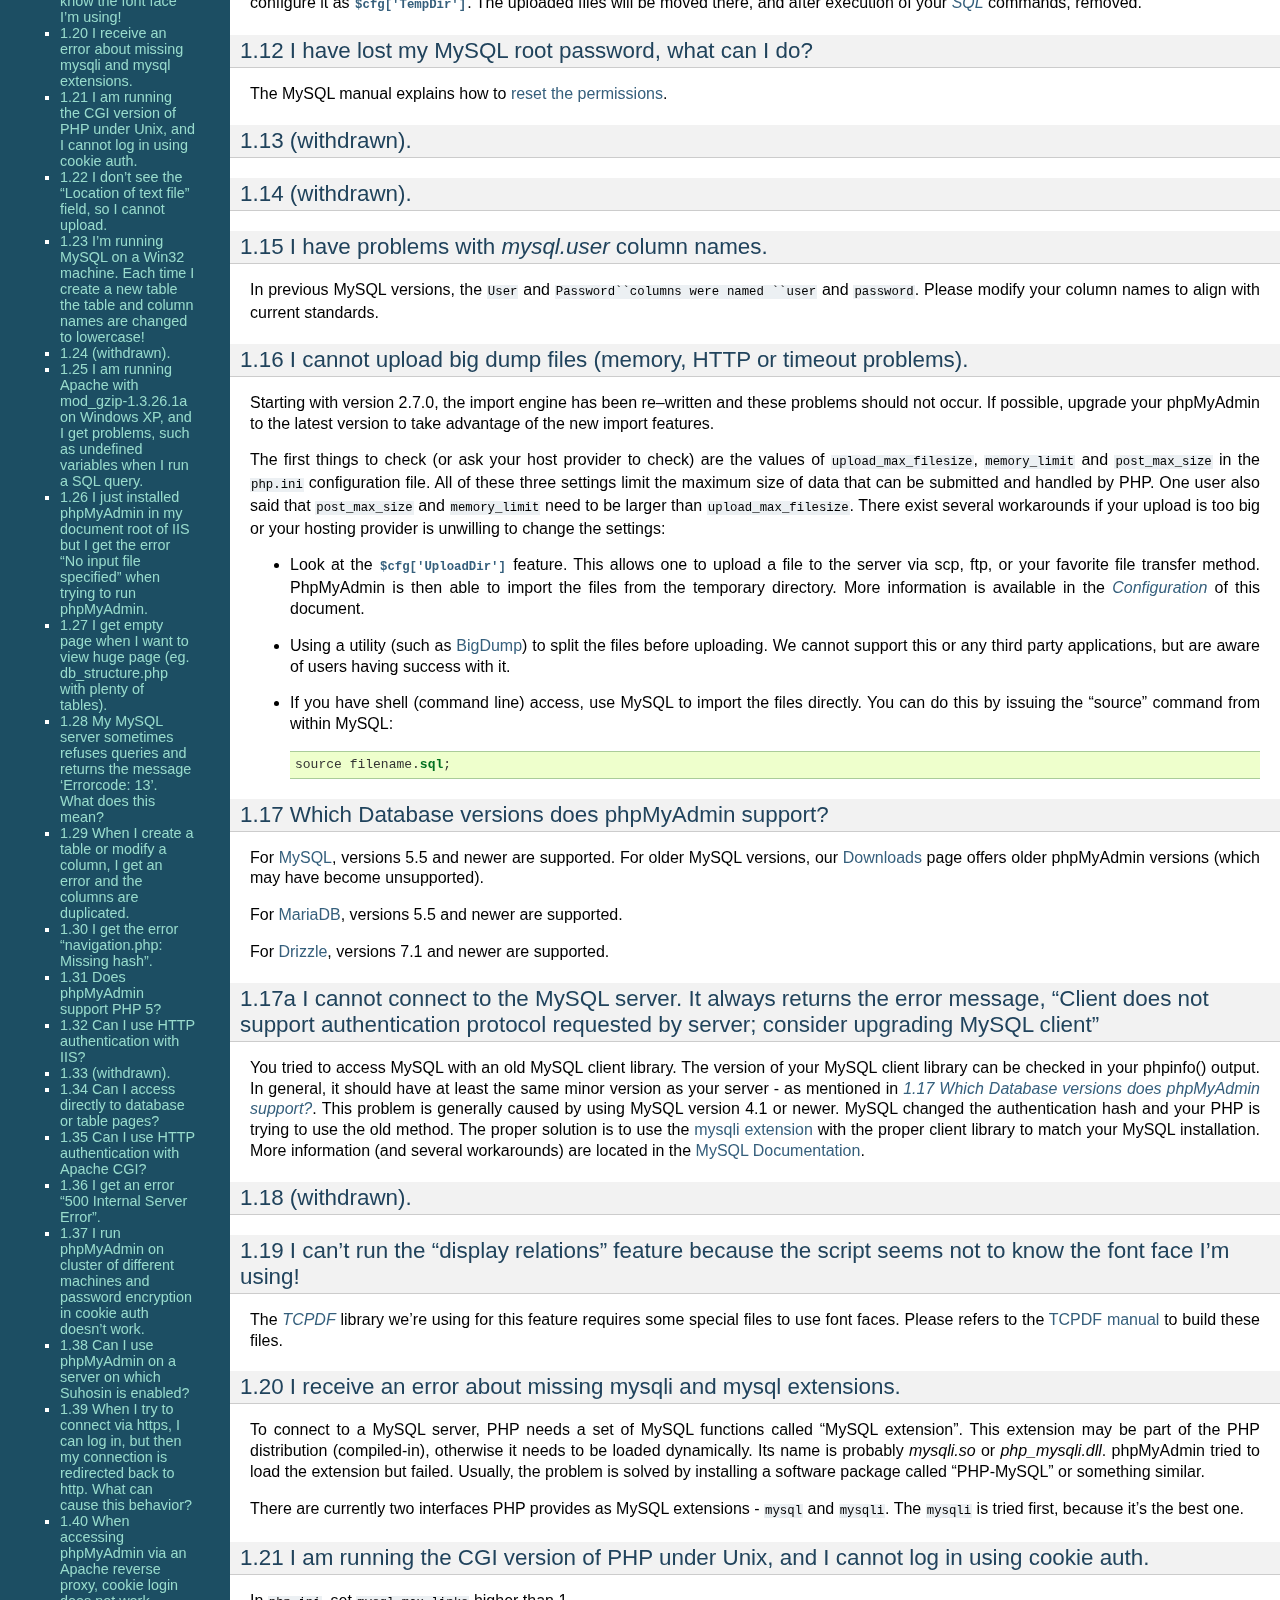
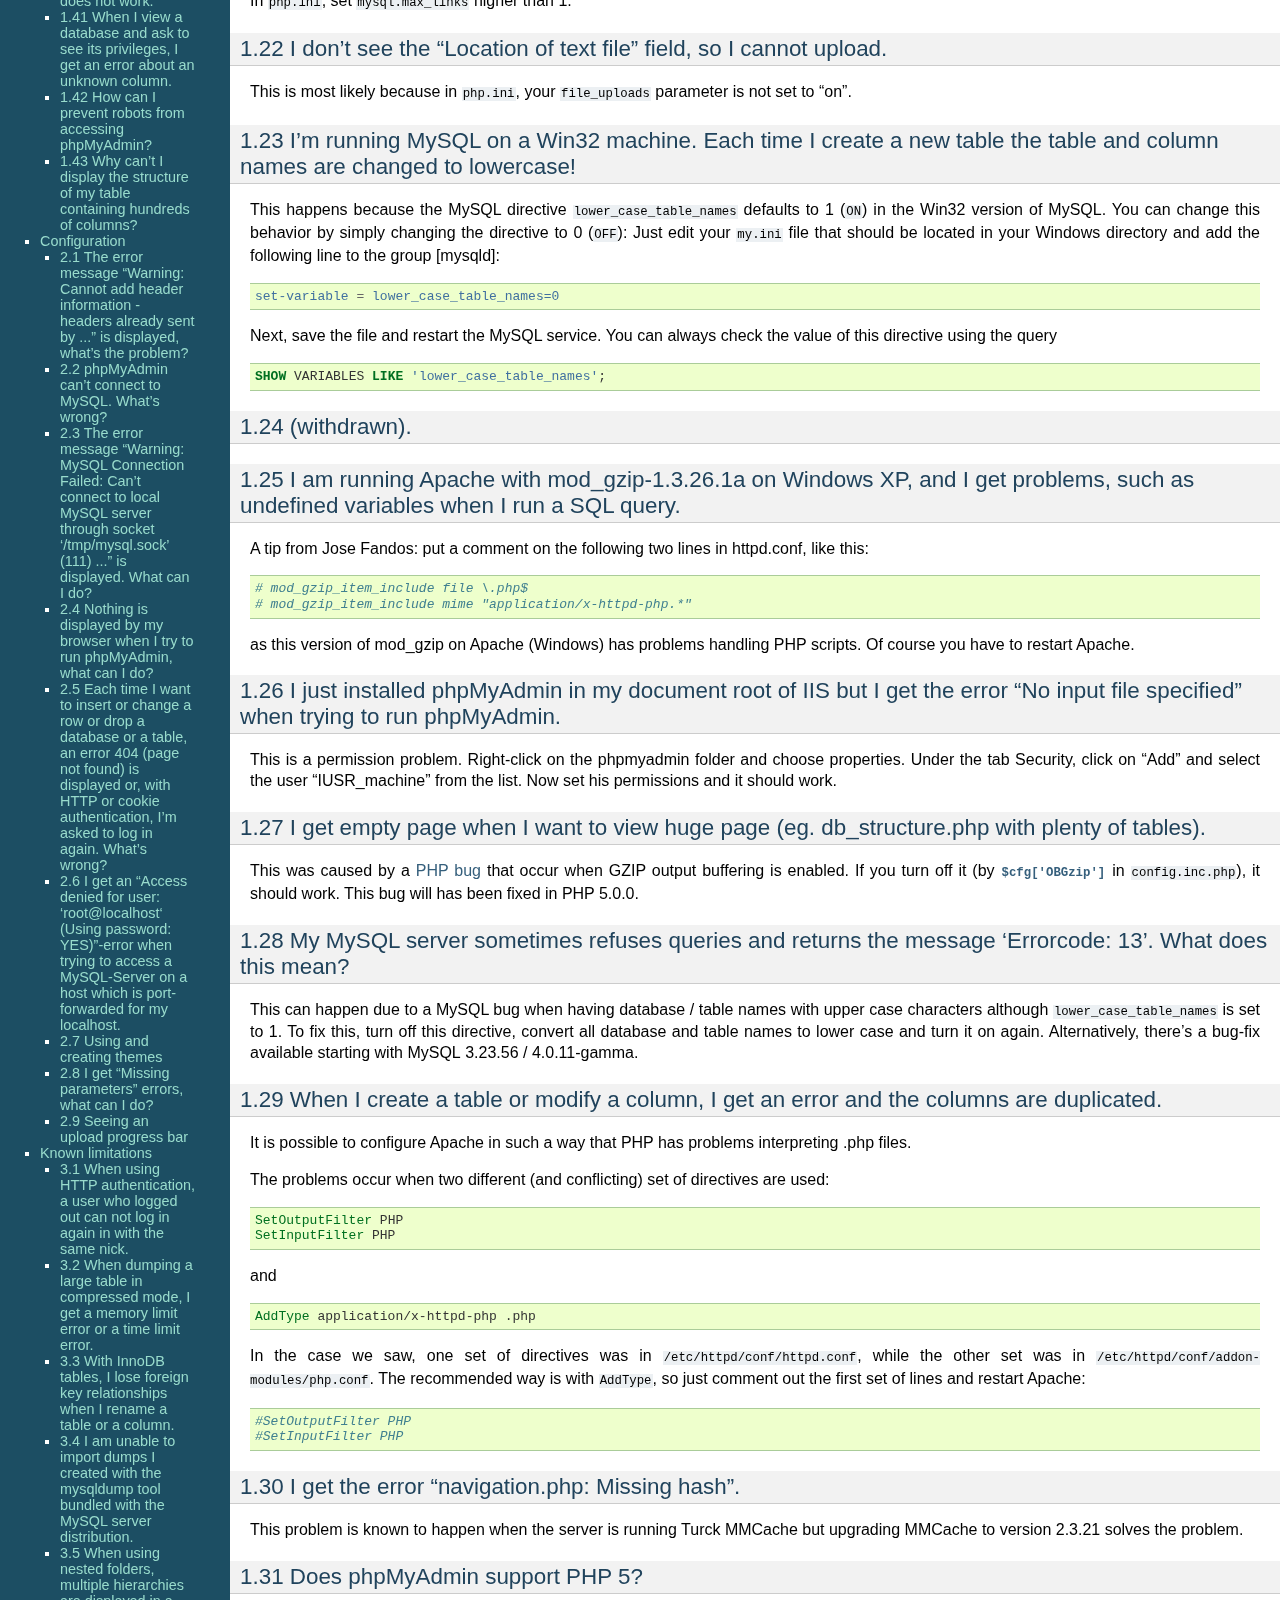
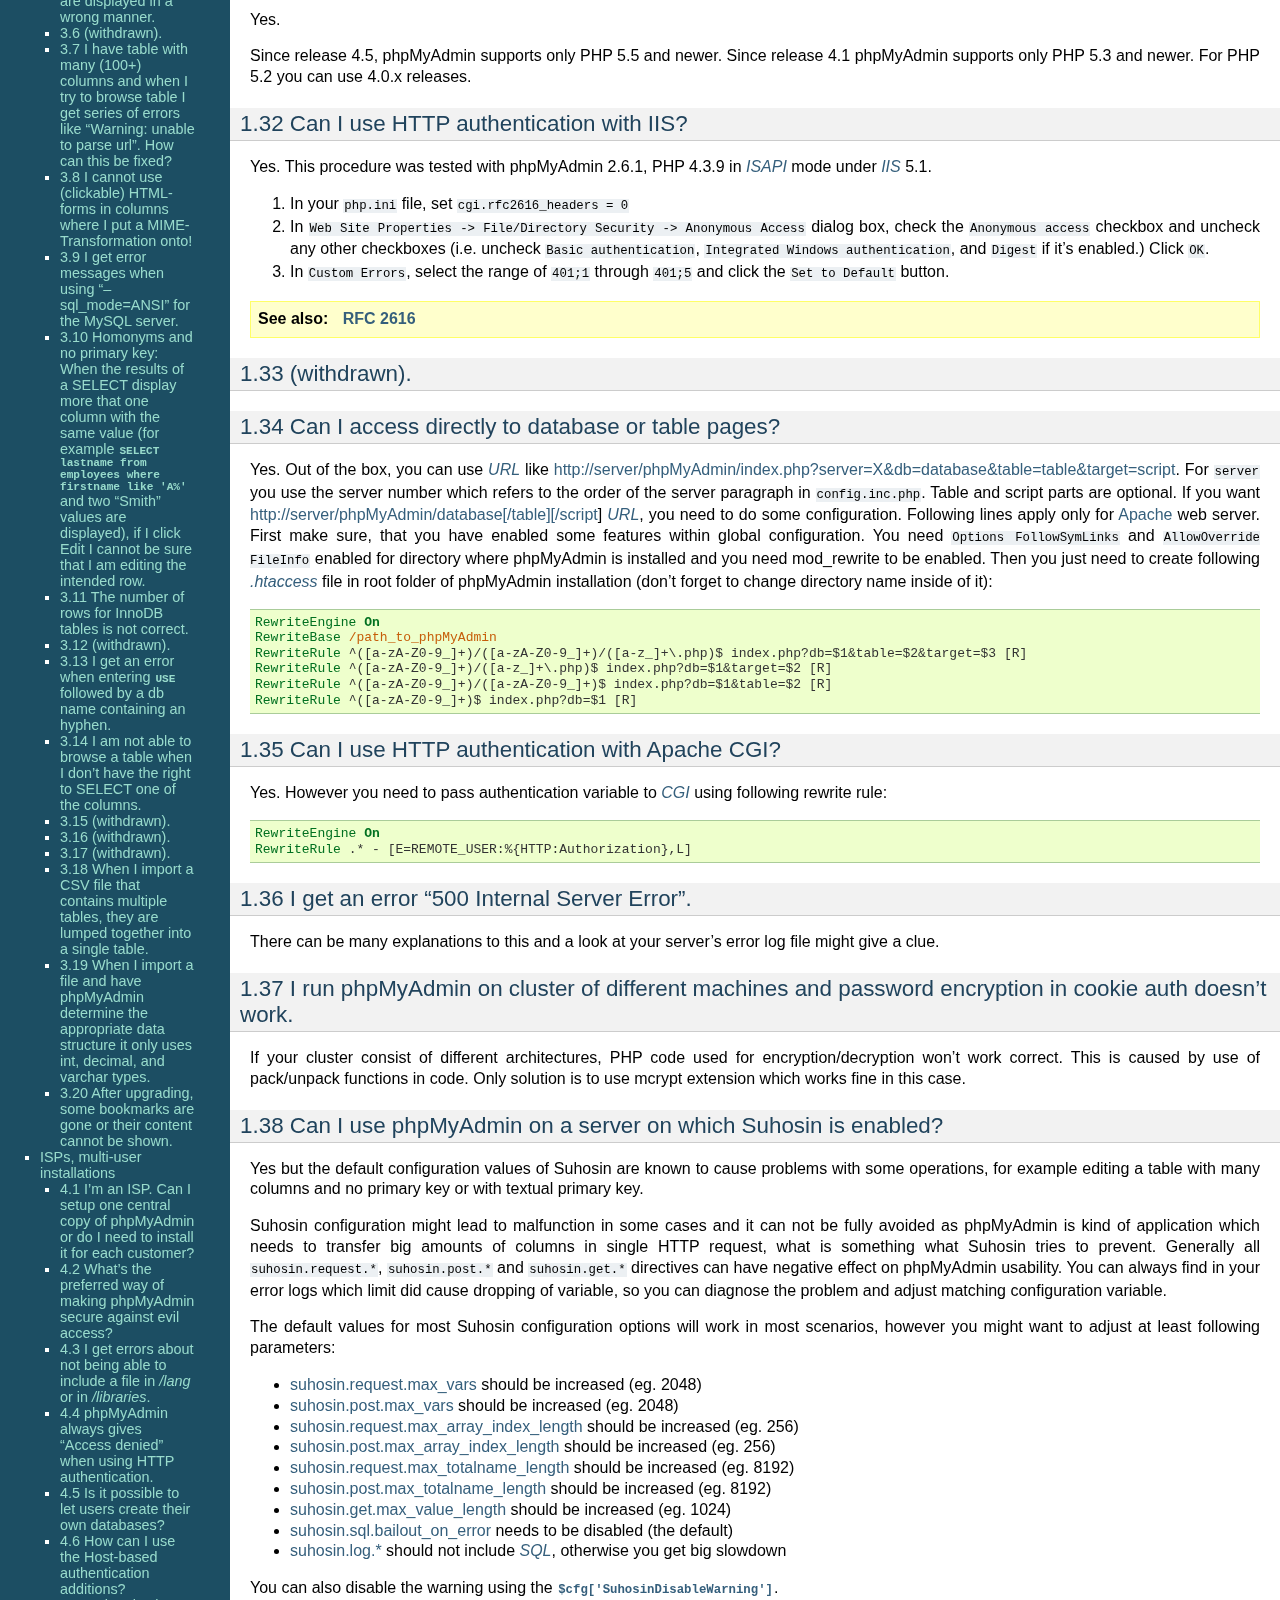
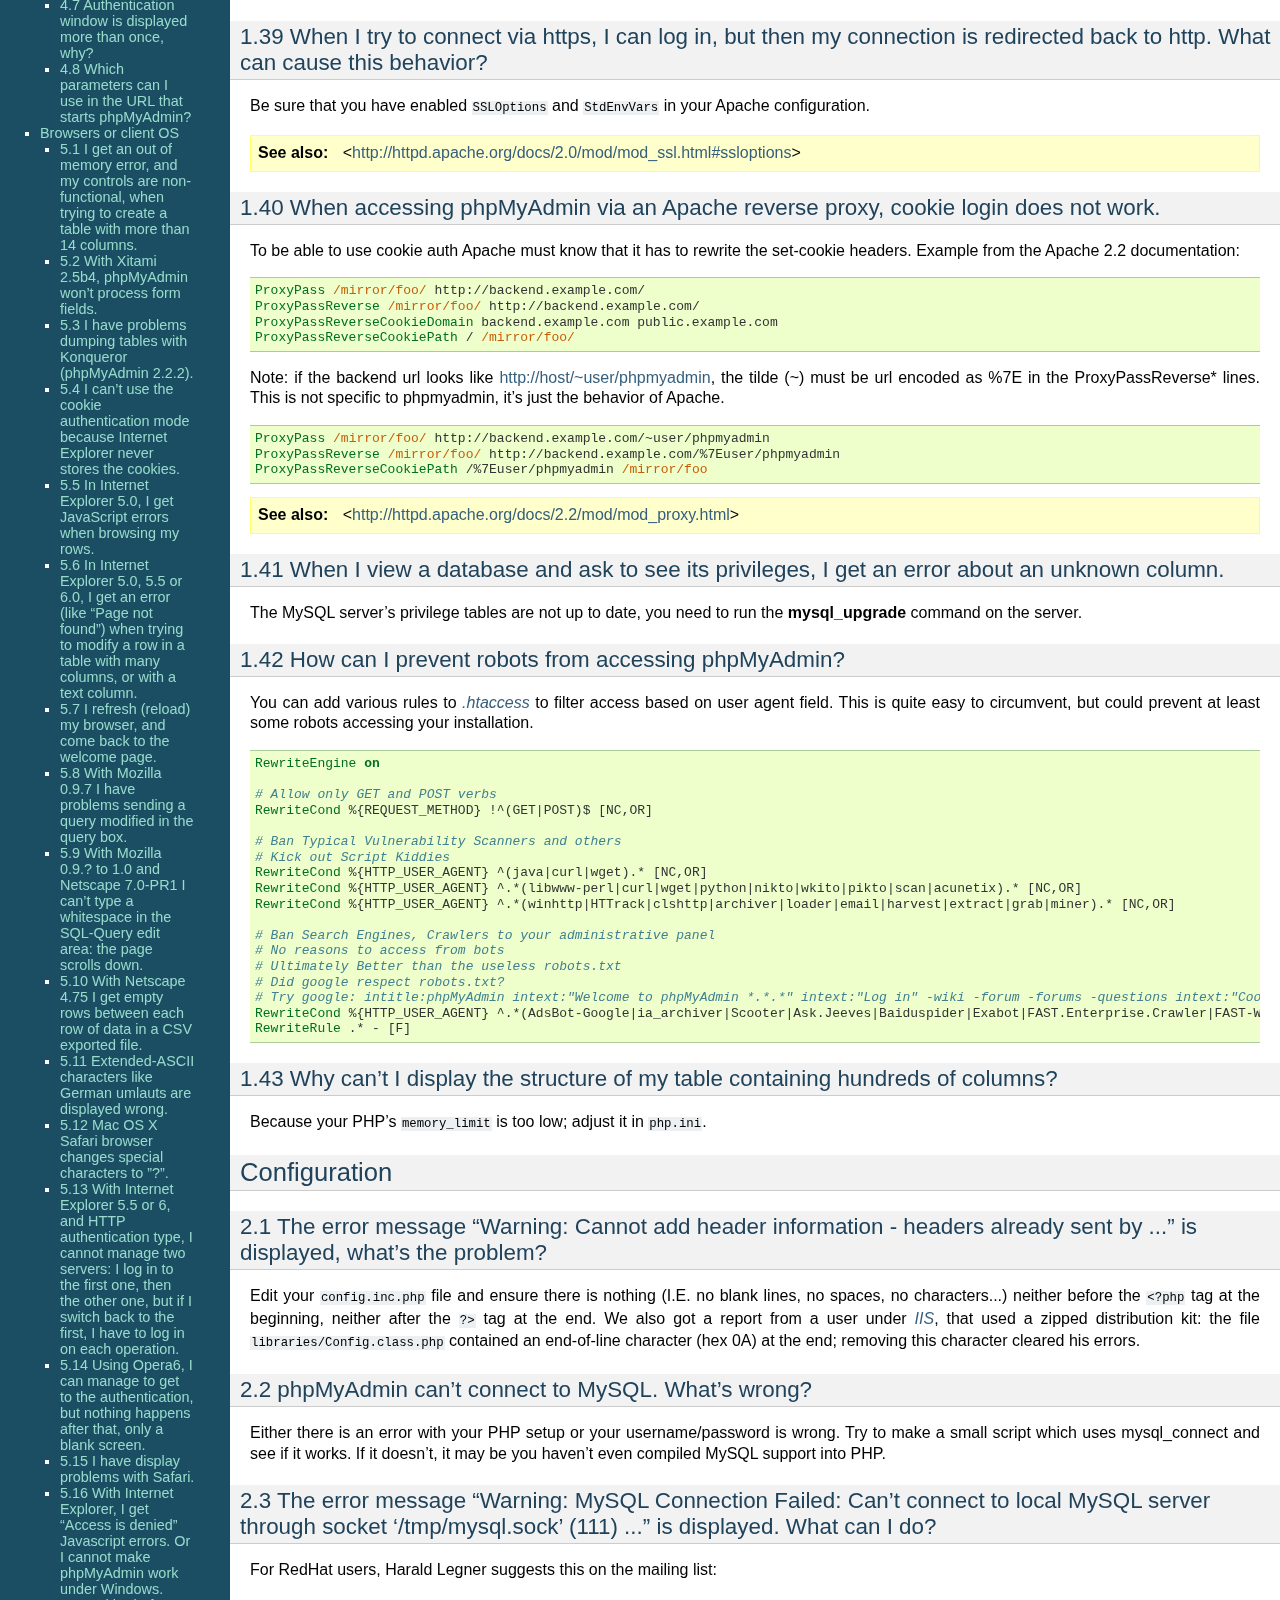
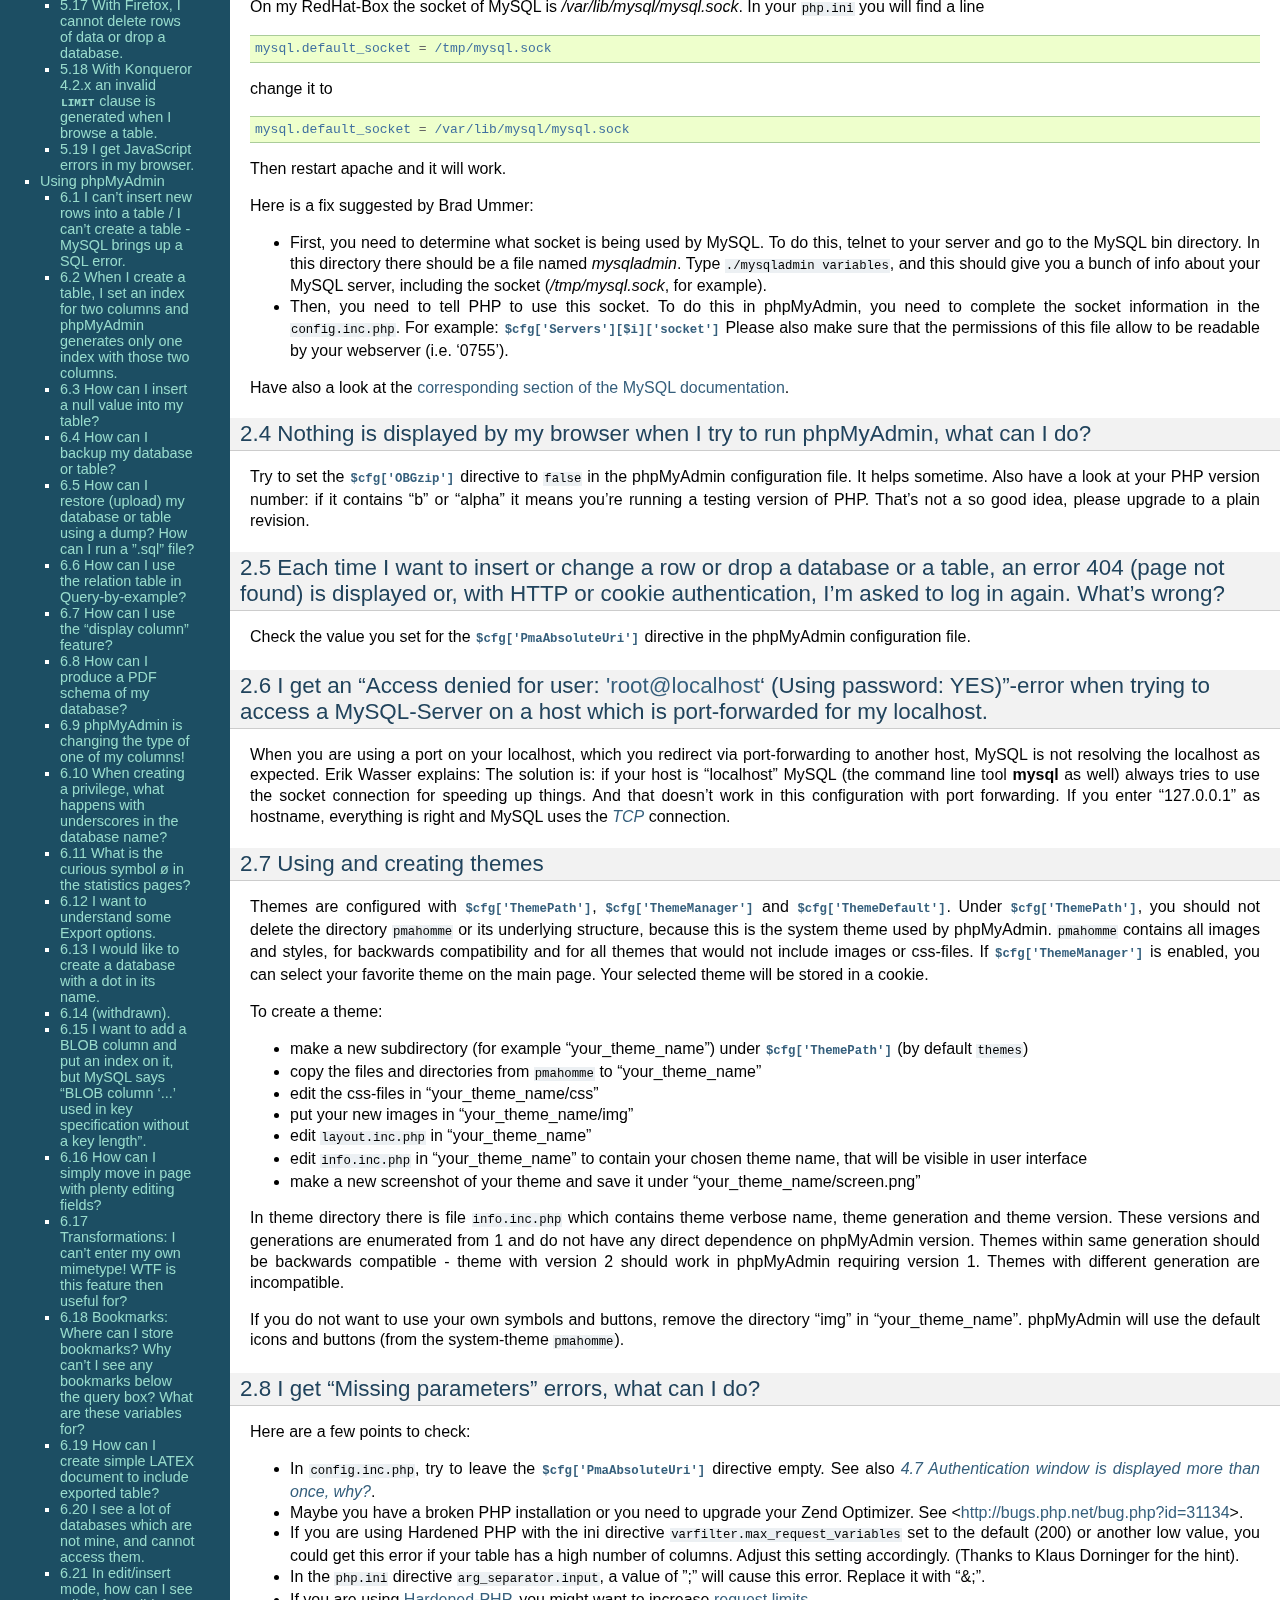
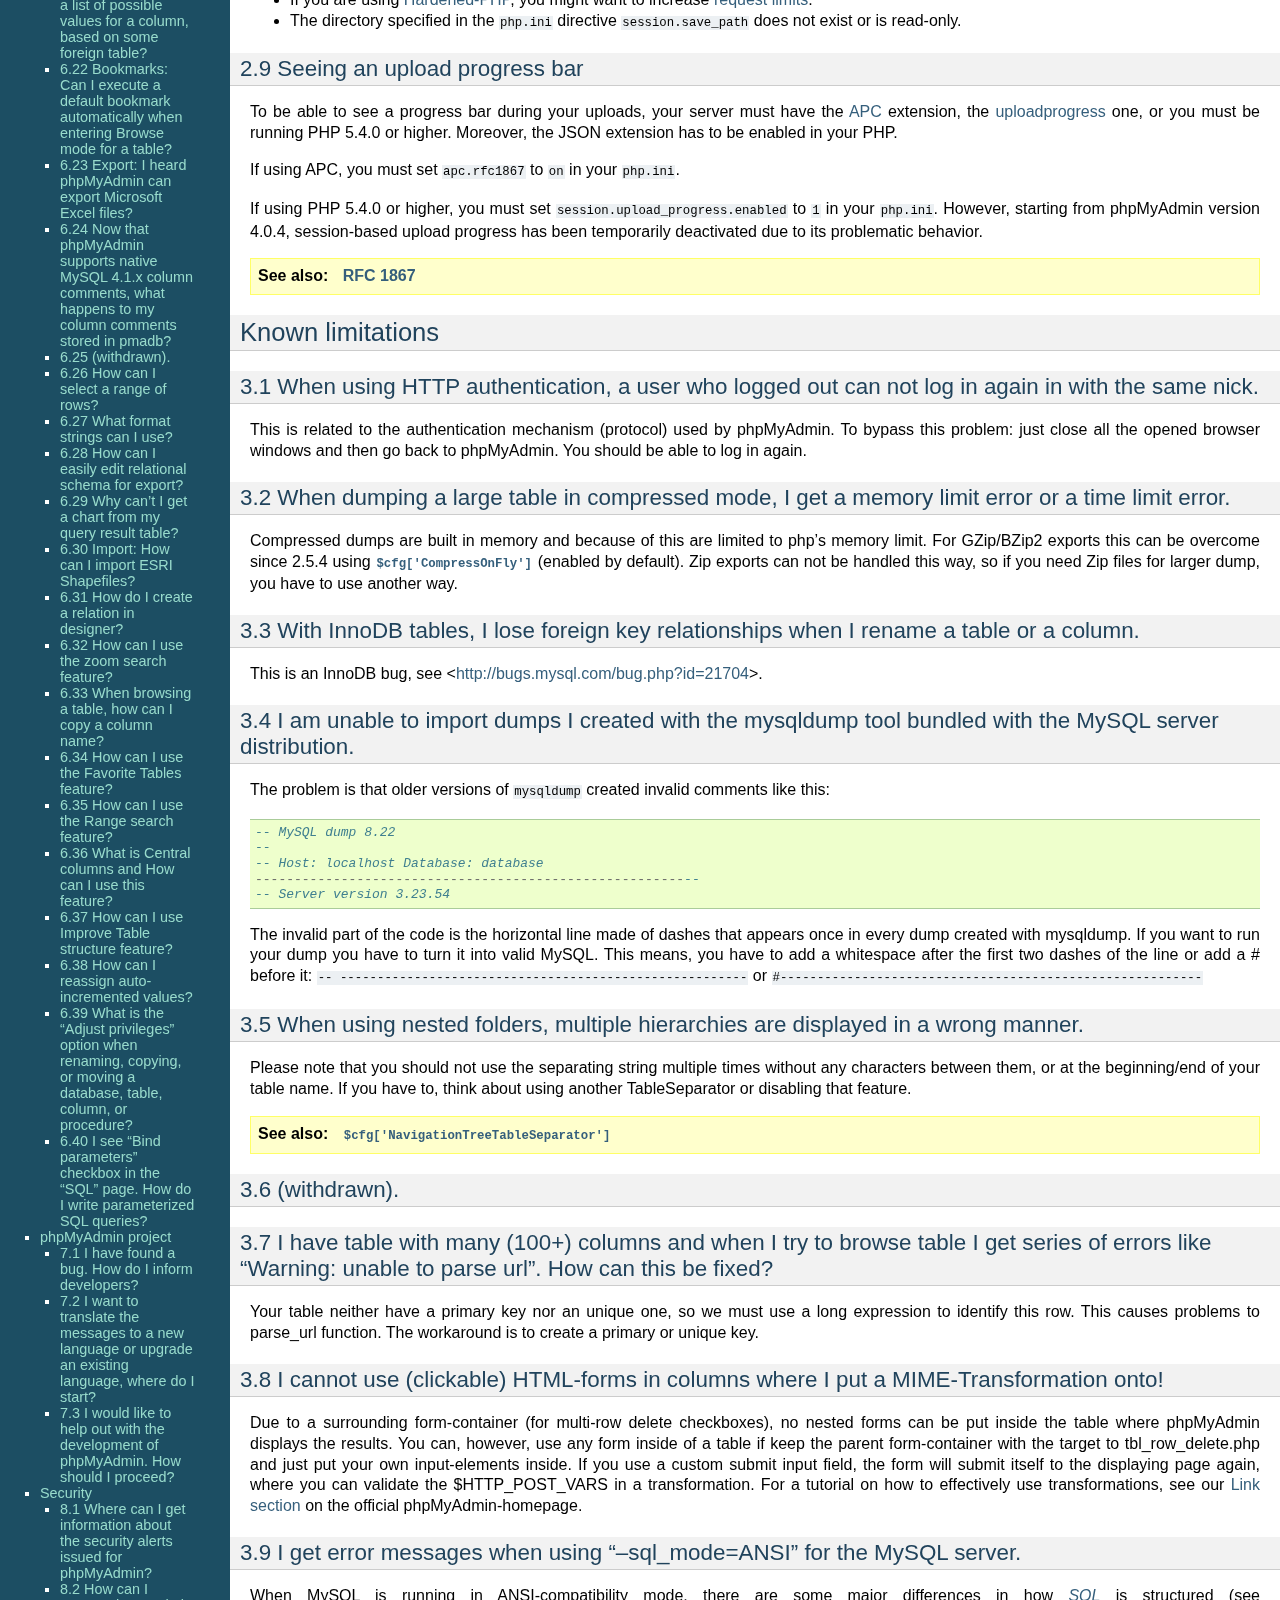
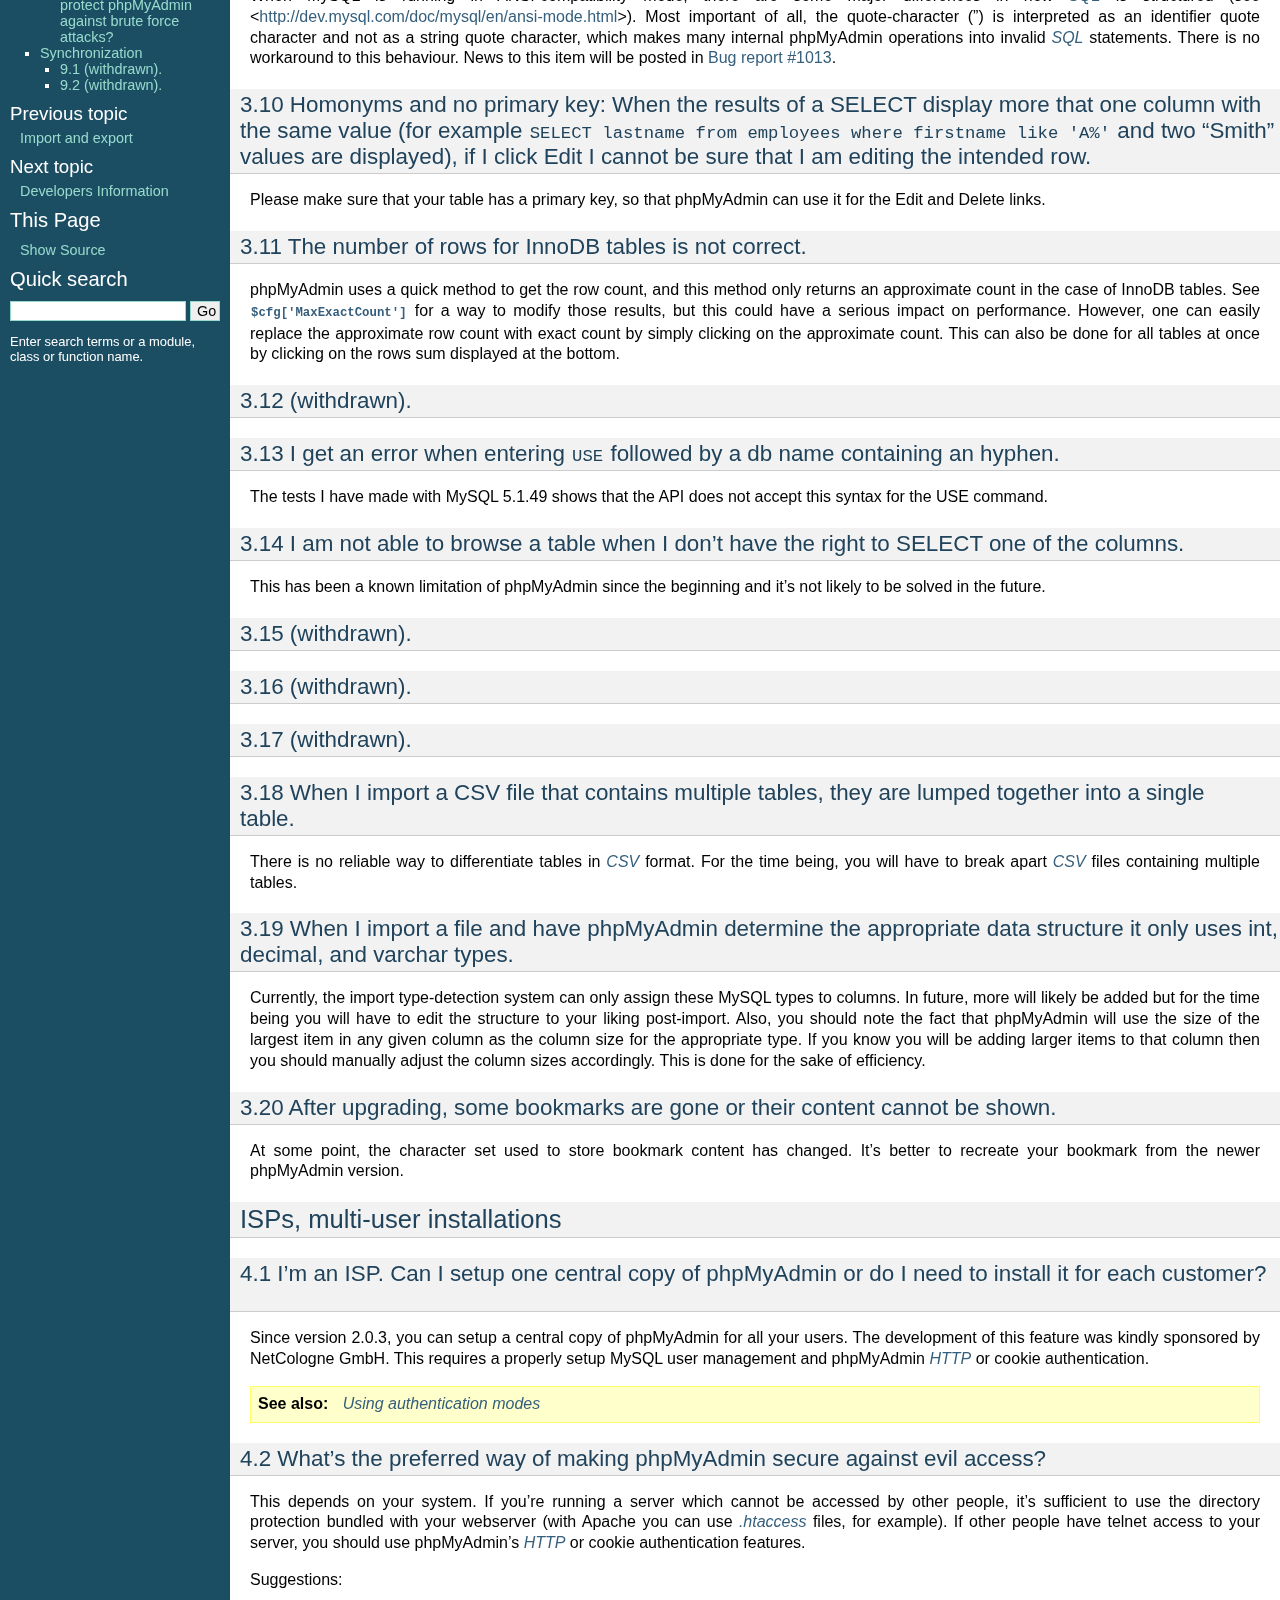
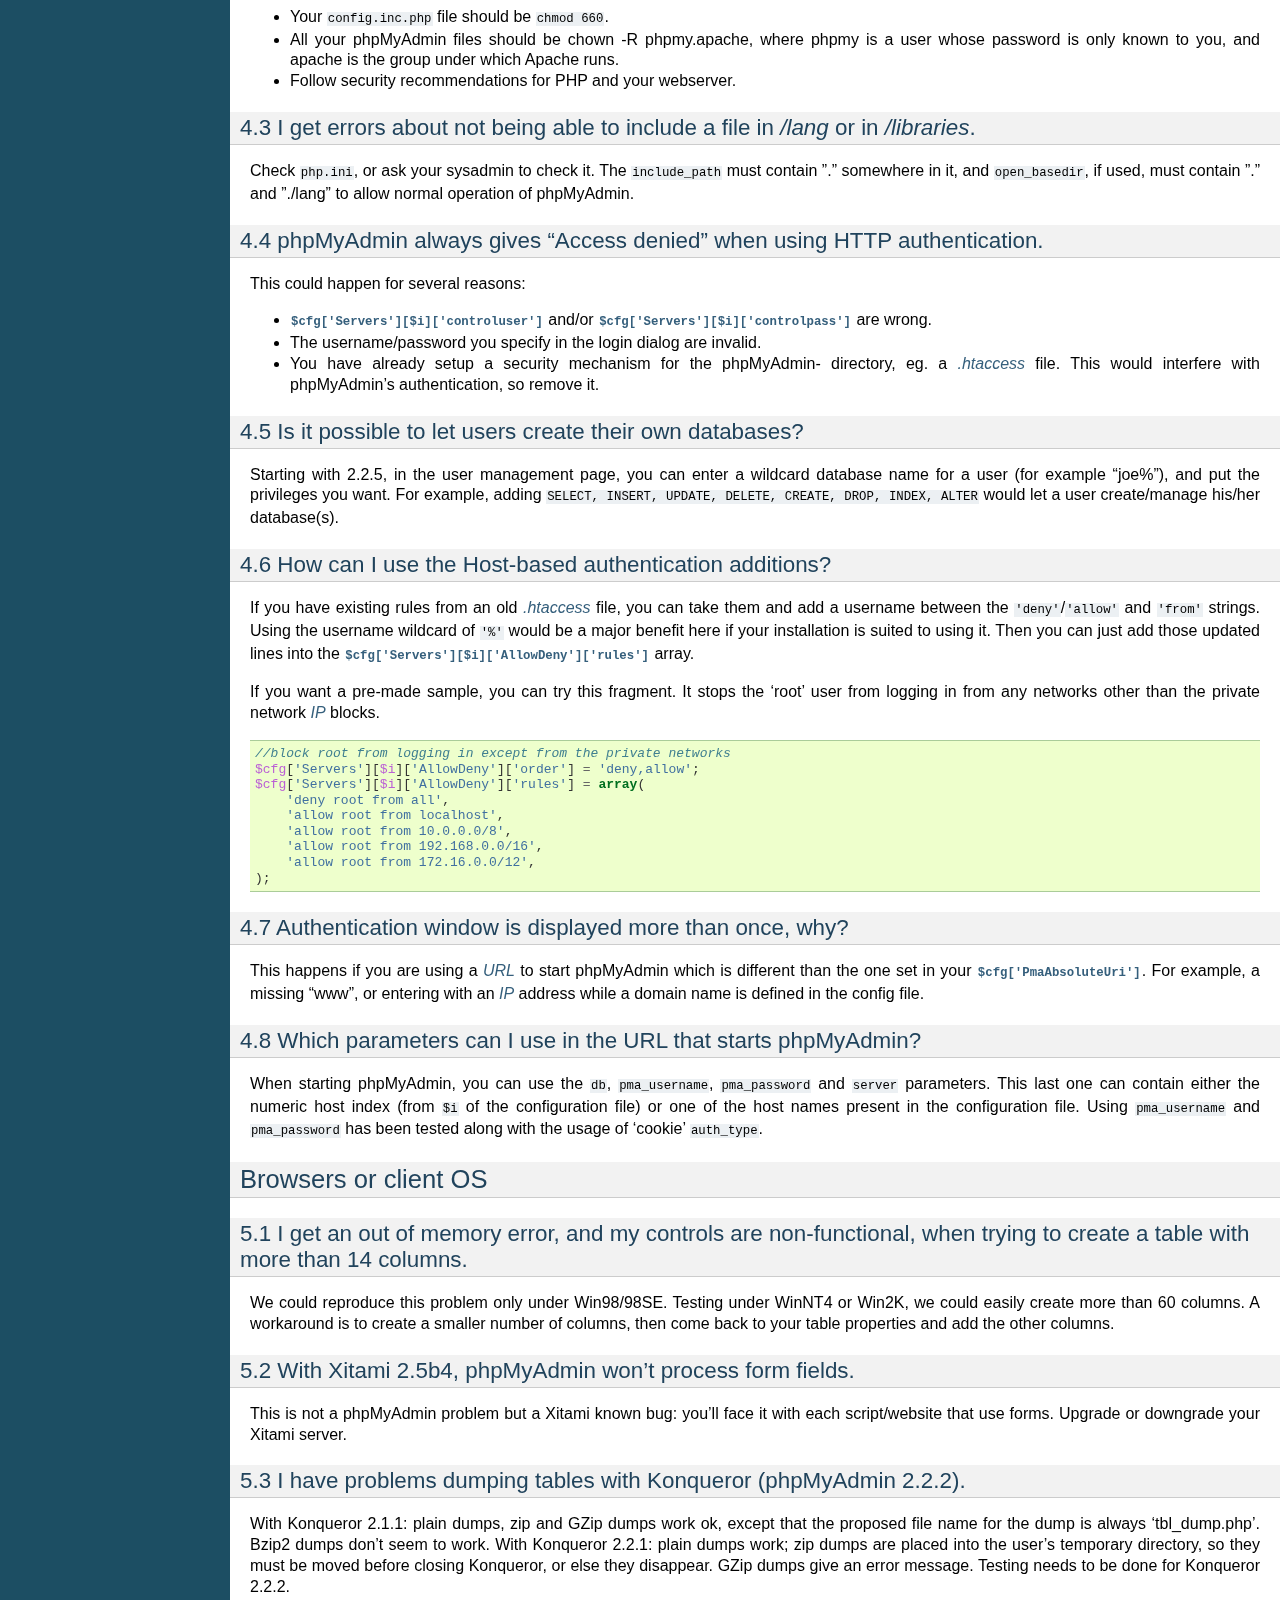
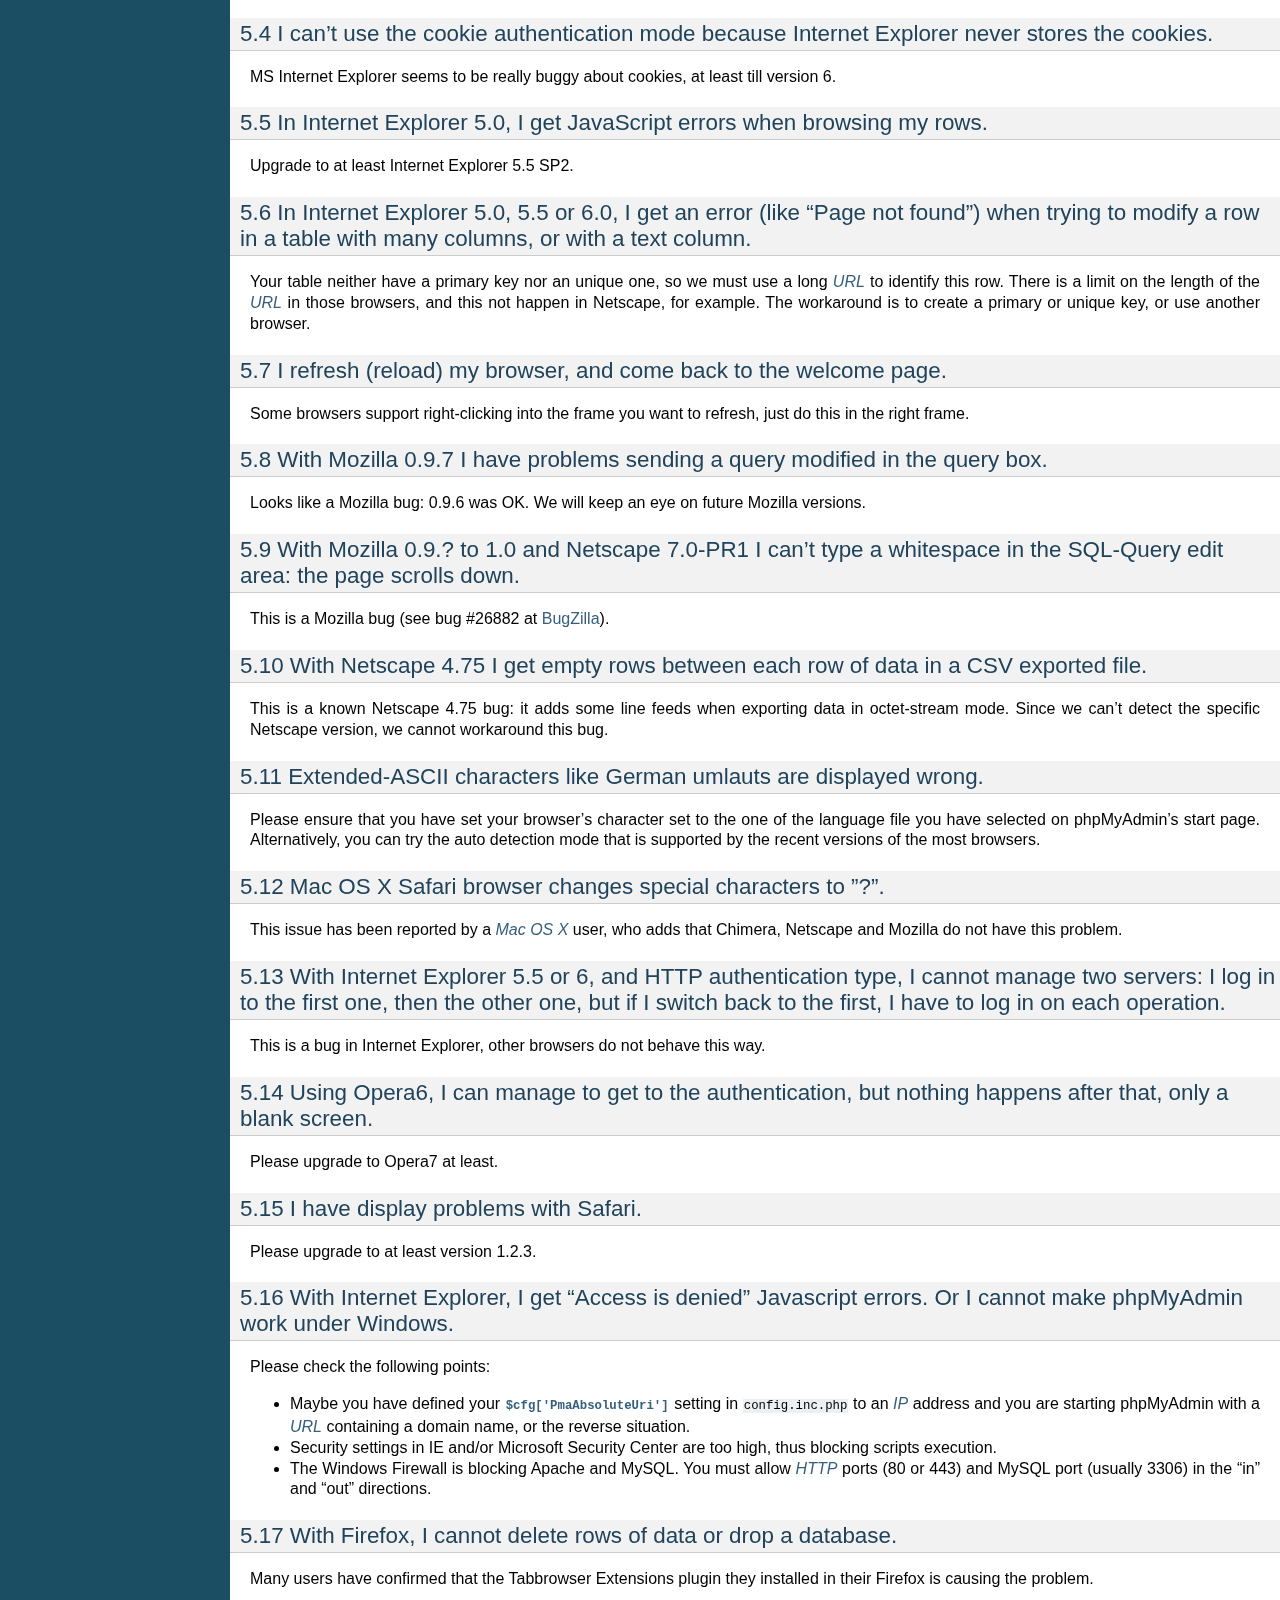
<file: phpMyAdmin/doc/html/faq.html>
<!DOCTYPE html PUBLIC "-//W3C//DTD XHTML 1.0 Transitional//EN"
  "http://www.w3.org/TR/xhtml1/DTD/xhtml1-transitional.dtd">


<html xmlns="http://www.w3.org/1999/xhtml">
  <head>
    <meta http-equiv="Content-Type" content="text/html; charset=utf-8" />
    
    <title>FAQ - Frequently Asked Questions &mdash; phpMyAdmin 4.5.5.1 documentation</title>
    
    <link rel="stylesheet" href="_static/default.css" type="text/css" />
    <link rel="stylesheet" href="_static/pygments.css" type="text/css" />
    
    <script type="text/javascript">
      var DOCUMENTATION_OPTIONS = {
        URL_ROOT:    './',
        VERSION:     '4.5.5.1',
        COLLAPSE_INDEX: false,
        FILE_SUFFIX: '.html',
        HAS_SOURCE:  true
      };
    </script>
    <script type="text/javascript" src="_static/jquery.js"></script>
    <script type="text/javascript" src="_static/underscore.js"></script>
    <script type="text/javascript" src="_static/doctools.js"></script>
    <link rel="copyright" title="Copyright" href="copyright.html" />
    <link rel="top" title="phpMyAdmin 4.5.5.1 documentation" href="index.html" />
    <link rel="next" title="Developers Information" href="developers.html" />
    <link rel="prev" title="Import and export" href="import_export.html" /> 
  </head>
  <body>
    <div class="related">
      <h3>Navigation</h3>
      <ul>
        <li class="right" style="margin-right: 10px">
          <a href="genindex.html" title="General Index"
             accesskey="I">index</a></li>
        <li class="right" >
          <a href="developers.html" title="Developers Information"
             accesskey="N">next</a> |</li>
        <li class="right" >
          <a href="import_export.html" title="Import and export"
             accesskey="P">previous</a> |</li>
        <li><a href="index.html">phpMyAdmin 4.5.5.1 documentation</a> &raquo;</li> 
      </ul>
    </div>  

    <div class="document">
      <div class="documentwrapper">
        <div class="bodywrapper">
          <div class="body">
            
  <div class="section" id="faq-frequently-asked-questions">
<span id="faq"></span><h1>FAQ - Frequently Asked Questions<a class="headerlink" href="#faq-frequently-asked-questions" title="Permalink to this headline">¶</a></h1>
<p>Please have a look at our <a class="reference external" href="https://www.phpmyadmin.net/docs/">Link section</a> on the official
phpMyAdmin homepage for in-depth coverage of phpMyAdmin&#8217;s features and
or interface.</p>
<div class="section" id="server">
<span id="faqserver"></span><h2>Server<a class="headerlink" href="#server" title="Permalink to this headline">¶</a></h2>
<div class="section" id="my-server-is-crashing-each-time-a-specific-action-is-required-or-phpmyadmin-sends-a-blank-page-or-a-page-full-of-cryptic-characters-to-my-browser-what-can-i-do">
<span id="faq1-1"></span><h3>1.1 My server is crashing each time a specific action is required or phpMyAdmin sends a blank page or a page full of cryptic characters to my browser, what can I do?<a class="headerlink" href="#my-server-is-crashing-each-time-a-specific-action-is-required-or-phpmyadmin-sends-a-blank-page-or-a-page-full-of-cryptic-characters-to-my-browser-what-can-i-do" title="Permalink to this headline">¶</a></h3>
<p>Try to set the <span class="target" id="index-0"></span><a class="reference internal" href="config.html#cfg_OBGzip"><tt class="xref config config-option docutils literal"><span class="pre">$cfg['OBGzip']</span></tt></a>  directive to <tt class="docutils literal"><span class="pre">false</span></tt> in your
<tt class="file docutils literal"><span class="pre">config.inc.php</span></tt> file and the <tt class="docutils literal"><span class="pre">zlib.output_compression</span></tt> directive to
<tt class="docutils literal"><span class="pre">Off</span></tt> in your php configuration file.</p>
</div>
<div class="section" id="my-apache-server-crashes-when-using-phpmyadmin">
<span id="faq1-2"></span><h3>1.2 My Apache server crashes when using phpMyAdmin.<a class="headerlink" href="#my-apache-server-crashes-when-using-phpmyadmin" title="Permalink to this headline">¶</a></h3>
<p>You should first try the latest versions of Apache (and possibly MySQL). If
your server keeps crashing, please ask for help in the various Apache support
groups.</p>
<div class="admonition seealso">
<p class="first admonition-title">See also</p>
<p class="last"><a class="reference internal" href="#faq1-1"><em>1.1 My server is crashing each time a specific action is required or phpMyAdmin sends a blank page or a page full of cryptic characters to my browser, what can I do?</em></a></p>
</div>
</div>
<div class="section" id="withdrawn">
<span id="faq1-3"></span><h3>1.3 (withdrawn).<a class="headerlink" href="#withdrawn" title="Permalink to this headline">¶</a></h3>
</div>
<div class="section" id="using-phpmyadmin-on-iis-i-m-displayed-the-error-message-the-specified-cgi-application-misbehaved-by-not-returning-a-complete-set-of-http-headers">
<span id="faq1-4"></span><h3>1.4 Using phpMyAdmin on IIS, I&#8217;m displayed the error message: &#8220;The specified CGI application misbehaved by not returning a complete set of HTTP headers ...&#8221;.<a class="headerlink" href="#using-phpmyadmin-on-iis-i-m-displayed-the-error-message-the-specified-cgi-application-misbehaved-by-not-returning-a-complete-set-of-http-headers" title="Permalink to this headline">¶</a></h3>
<p>You just forgot to read the <em>install.txt</em> file from the PHP
distribution. Have a look at the last message in this <a class="reference external" href="http://bugs.php.net/bug.php?id=12061">PHP bug report #12061</a> from the official PHP bug
database.</p>
</div>
<div class="section" id="using-phpmyadmin-on-iis-i-m-facing-crashes-and-or-many-error-messages-with-the-http">
<span id="faq1-5"></span><h3>1.5 Using phpMyAdmin on IIS, I&#8217;m facing crashes and/or many error messages with the HTTP.<a class="headerlink" href="#using-phpmyadmin-on-iis-i-m-facing-crashes-and-or-many-error-messages-with-the-http" title="Permalink to this headline">¶</a></h3>
<p>This is a known problem with the PHP <a class="reference internal" href="glossary.html#term-isapi"><em class="xref std std-term">ISAPI</em></a> filter: it&#8217;s not so stable.
Please use instead the cookie authentication mode.</p>
</div>
<div class="section" id="i-can-t-use-phpmyadmin-on-pws-nothing-is-displayed">
<span id="faq1-6"></span><h3>1.6 I can&#8217;t use phpMyAdmin on PWS: nothing is displayed!<a class="headerlink" href="#i-can-t-use-phpmyadmin-on-pws-nothing-is-displayed" title="Permalink to this headline">¶</a></h3>
<p>This seems to be a PWS bug. Filippo Simoncini found a workaround (at
this time there is no better fix): remove or comment the <tt class="docutils literal"><span class="pre">DOCTYPE</span></tt>
declarations (2 lines) from the scripts <tt class="file docutils literal"><span class="pre">libraries/Header.class.php</span></tt>
and <tt class="file docutils literal"><span class="pre">index.php</span></tt>.</p>
</div>
<div class="section" id="how-can-i-gzip-a-dump-or-a-csv-export-it-does-not-seem-to-work">
<span id="faq1-7"></span><h3>1.7 How can I GZip a dump or a CSV export? It does not seem to work.<a class="headerlink" href="#how-can-i-gzip-a-dump-or-a-csv-export-it-does-not-seem-to-work" title="Permalink to this headline">¶</a></h3>
<p>This feature is based on the <tt class="docutils literal"><span class="pre">gzencode()</span></tt>
PHP function to be more independent of the platform (Unix/Windows,
Safe Mode or not, and so on). So, you must have Zlib support
(<tt class="docutils literal"><span class="pre">--with-zlib</span></tt>).</p>
</div>
<div class="section" id="i-cannot-insert-a-text-file-in-a-table-and-i-get-an-error-about-safe-mode-being-in-effect">
<span id="faq1-8"></span><h3>1.8 I cannot insert a text file in a table, and I get an error about safe mode being in effect.<a class="headerlink" href="#i-cannot-insert-a-text-file-in-a-table-and-i-get-an-error-about-safe-mode-being-in-effect" title="Permalink to this headline">¶</a></h3>
<p>Your uploaded file is saved by PHP in the &#8220;upload dir&#8221;, as defined in
<tt class="file docutils literal"><span class="pre">php.ini</span></tt> by the variable <tt class="docutils literal"><span class="pre">upload_tmp_dir</span></tt> (usually the system
default is <em>/tmp</em>). We recommend the following setup for Apache
servers running in safe mode, to enable uploads of files while being
reasonably secure:</p>
<ul class="simple">
<li>create a separate directory for uploads: <strong class="command">mkdir /tmp/php</strong></li>
<li>give ownership to the Apache server&#8217;s user.group: <strong class="command">chown
apache.apache /tmp/php</strong></li>
<li>give proper permission: <strong class="command">chmod 600 /tmp/php</strong></li>
<li>put <tt class="docutils literal"><span class="pre">upload_tmp_dir</span> <span class="pre">=</span> <span class="pre">/tmp/php</span></tt> in <tt class="file docutils literal"><span class="pre">php.ini</span></tt></li>
<li>restart Apache</li>
</ul>
</div>
<div class="section" id="faq1-9">
<span id="id1"></span><h3>1.9 (withdrawn).<a class="headerlink" href="#faq1-9" title="Permalink to this headline">¶</a></h3>
</div>
<div class="section" id="i-m-having-troubles-when-uploading-files-with-phpmyadmin-running-on-a-secure-server-my-browser-is-internet-explorer-and-i-m-using-the-apache-server">
<span id="faq1-10"></span><h3>1.10 I&#8217;m having troubles when uploading files with phpMyAdmin running on a secure server. My browser is Internet Explorer and I&#8217;m using the Apache server.<a class="headerlink" href="#i-m-having-troubles-when-uploading-files-with-phpmyadmin-running-on-a-secure-server-my-browser-is-internet-explorer-and-i-m-using-the-apache-server" title="Permalink to this headline">¶</a></h3>
<p>As suggested by &#8220;Rob M&#8221; in the phpWizard forum, add this line to your
<em>httpd.conf</em>:</p>
<div class="highlight-apache"><div class="highlight"><pre><span class="nb">SetEnvIf</span> <span class="k">User</span>-Agent <span class="s2">&quot;.*MSIE.*&quot;</span> nokeepalive ssl-unclean-shutdown
</pre></div>
</div>
<p>It seems to clear up many problems between Internet Explorer and SSL.</p>
</div>
<div class="section" id="i-get-an-open-basedir-restriction-while-uploading-a-file-from-the-query-box">
<span id="faq1-11"></span><h3>1.11 I get an &#8216;open_basedir restriction&#8217; while uploading a file from the query box.<a class="headerlink" href="#i-get-an-open-basedir-restriction-while-uploading-a-file-from-the-query-box" title="Permalink to this headline">¶</a></h3>
<p>Since version 2.2.4, phpMyAdmin supports servers with open_basedir
restrictions. However you need to create temporary directory and configure it
as <span class="target" id="index-1"></span><a class="reference internal" href="config.html#cfg_TempDir"><tt class="xref config config-option docutils literal"><span class="pre">$cfg['TempDir']</span></tt></a>. The uploaded files will be moved there,
and after execution of your <a class="reference internal" href="glossary.html#term-sql"><em class="xref std std-term">SQL</em></a> commands, removed.</p>
</div>
<div class="section" id="i-have-lost-my-mysql-root-password-what-can-i-do">
<span id="faq1-12"></span><h3>1.12 I have lost my MySQL root password, what can I do?<a class="headerlink" href="#i-have-lost-my-mysql-root-password-what-can-i-do" title="Permalink to this headline">¶</a></h3>
<p>The MySQL manual explains how to <a class="reference external" href="http://dev.mysql.com/doc/mysql/en/resetting-permissions.html">reset the permissions</a>.</p>
</div>
<div class="section" id="faq1-13">
<span id="id2"></span><h3>1.13 (withdrawn).<a class="headerlink" href="#faq1-13" title="Permalink to this headline">¶</a></h3>
</div>
<div class="section" id="faq1-14">
<span id="id3"></span><h3>1.14 (withdrawn).<a class="headerlink" href="#faq1-14" title="Permalink to this headline">¶</a></h3>
</div>
<div class="section" id="i-have-problems-with-mysql-user-column-names">
<span id="faq1-15"></span><h3>1.15 I have problems with <em>mysql.user</em> column names.<a class="headerlink" href="#i-have-problems-with-mysql-user-column-names" title="Permalink to this headline">¶</a></h3>
<p>In previous MySQL versions, the <tt class="docutils literal"><span class="pre">User</span></tt> and <tt class="docutils literal"><span class="pre">Password``columns</span> <span class="pre">were</span>
<span class="pre">named</span> <span class="pre">``user</span></tt> and <tt class="docutils literal"><span class="pre">password</span></tt>. Please modify your column names to
align with current standards.</p>
</div>
<div class="section" id="i-cannot-upload-big-dump-files-memory-http-or-timeout-problems">
<span id="faq1-16"></span><h3>1.16 I cannot upload big dump files (memory, HTTP or timeout problems).<a class="headerlink" href="#i-cannot-upload-big-dump-files-memory-http-or-timeout-problems" title="Permalink to this headline">¶</a></h3>
<p>Starting with version 2.7.0, the import engine has been re–written and
these problems should not occur. If possible, upgrade your phpMyAdmin
to the latest version to take advantage of the new import features.</p>
<p>The first things to check (or ask your host provider to check) are the
values of <tt class="docutils literal"><span class="pre">upload_max_filesize</span></tt>, <tt class="docutils literal"><span class="pre">memory_limit</span></tt> and
<tt class="docutils literal"><span class="pre">post_max_size</span></tt> in the <tt class="file docutils literal"><span class="pre">php.ini</span></tt> configuration file. All of these
three settings limit the maximum size of data that can be submitted
and handled by PHP. One user also said that <tt class="docutils literal"><span class="pre">post_max_size</span></tt> and
<tt class="docutils literal"><span class="pre">memory_limit</span></tt> need to be larger than <tt class="docutils literal"><span class="pre">upload_max_filesize</span></tt>.
There exist several workarounds if your upload is too big or your
hosting provider is unwilling to change the settings:</p>
<ul>
<li><p class="first">Look at the <span class="target" id="index-2"></span><a class="reference internal" href="config.html#cfg_UploadDir"><tt class="xref config config-option docutils literal"><span class="pre">$cfg['UploadDir']</span></tt></a> feature. This allows one to upload a file to the server
via scp, ftp, or your favorite file transfer method. PhpMyAdmin is
then able to import the files from the temporary directory. More
information is available in the <a class="reference internal" href="config.html#config"><em>Configuration</em></a>  of this document.</p>
</li>
<li><p class="first">Using a utility (such as <a class="reference external" href="http://www.ozerov.de/bigdump.php">BigDump</a>) to split the files before
uploading. We cannot support this or any third party applications, but
are aware of users having success with it.</p>
</li>
<li><p class="first">If you have shell (command line) access, use MySQL to import the files
directly. You can do this by issuing the &#8220;source&#8221; command from within
MySQL:</p>
<div class="highlight-mysql"><div class="highlight"><pre><span class="n">source</span> <span class="n">filename</span><span class="p">.</span><span class="k">sql</span><span class="p">;</span>
</pre></div>
</div>
</li>
</ul>
</div>
<div class="section" id="which-database-versions-does-phpmyadmin-support">
<span id="faq1-17"></span><h3>1.17 Which Database versions does phpMyAdmin support?<a class="headerlink" href="#which-database-versions-does-phpmyadmin-support" title="Permalink to this headline">¶</a></h3>
<p>For <a class="reference external" href="http://www.mysql.com/">MySQL</a>, versions 5.5 and newer are supported.
For older MySQL versions, our <a class="reference external" href="https://www.phpmyadmin.net/downloads/">Downloads</a> page offers older phpMyAdmin versions
(which may have become unsupported).</p>
<p>For <a class="reference external" href="http://mariadb.org/">MariaDB</a>, versions 5.5 and newer are supported.</p>
<p>For <a class="reference external" href="http://www.drizzle.org">Drizzle</a>, versions 7.1 and newer are supported.</p>
</div>
<div class="section" id="a-i-cannot-connect-to-the-mysql-server-it-always-returns-the-error-message-client-does-not-support-authentication-protocol-requested-by-server-consider-upgrading-mysql-client">
<span id="faq1-17a"></span><h3>1.17a I cannot connect to the MySQL server. It always returns the error message, &#8220;Client does not support authentication protocol requested by server; consider upgrading MySQL client&#8221;<a class="headerlink" href="#a-i-cannot-connect-to-the-mysql-server-it-always-returns-the-error-message-client-does-not-support-authentication-protocol-requested-by-server-consider-upgrading-mysql-client" title="Permalink to this headline">¶</a></h3>
<p>You tried to access MySQL with an old MySQL client library. The
version of your MySQL client library can be checked in your phpinfo()
output. In general, it should have at least the same minor version as
your server - as mentioned in <a class="reference internal" href="#faq1-17"><em>1.17 Which Database versions does phpMyAdmin support?</em></a>. This problem is
generally caused by using MySQL version 4.1 or newer. MySQL changed
the authentication hash and your PHP is trying to use the old method.
The proper solution is to use the <a class="reference external" href="http://www.php.net/mysqli">mysqli extension</a> with the proper client library to match
your MySQL installation. More
information (and several workarounds) are located in the <a class="reference external" href="http://dev.mysql.com/doc/mysql/en/old-client.html">MySQL
Documentation</a>.</p>
</div>
<div class="section" id="faq1-18">
<span id="id4"></span><h3>1.18 (withdrawn).<a class="headerlink" href="#faq1-18" title="Permalink to this headline">¶</a></h3>
</div>
<div class="section" id="i-can-t-run-the-display-relations-feature-because-the-script-seems-not-to-know-the-font-face-i-m-using">
<span id="faq1-19"></span><h3>1.19 I can&#8217;t run the &#8220;display relations&#8221; feature because the script seems not to know the font face I&#8217;m using!<a class="headerlink" href="#i-can-t-run-the-display-relations-feature-because-the-script-seems-not-to-know-the-font-face-i-m-using" title="Permalink to this headline">¶</a></h3>
<p>The <a class="reference internal" href="glossary.html#term-tcpdf"><em class="xref std std-term">TCPDF</em></a> library we&#8217;re using for this feature requires some special
files to use font faces. Please refers to the <a class="reference external" href="http://www.tcpdf.org/">TCPDF manual</a> to build these files.</p>
</div>
<div class="section" id="i-receive-an-error-about-missing-mysqli-and-mysql-extensions">
<span id="faqmysql"></span><h3>1.20 I receive an error about missing mysqli and mysql extensions.<a class="headerlink" href="#i-receive-an-error-about-missing-mysqli-and-mysql-extensions" title="Permalink to this headline">¶</a></h3>
<p>To connect to a MySQL server, PHP needs a set of MySQL functions
called &#8220;MySQL extension&#8221;. This extension may be part of the PHP
distribution (compiled-in), otherwise it needs to be loaded
dynamically. Its name is probably <em>mysqli.so</em> or <em>php_mysqli.dll</em>.
phpMyAdmin tried to load the extension but failed. Usually, the
problem is solved by installing a software package called &#8220;PHP-MySQL&#8221;
or something similar.</p>
<p>There are currently two interfaces PHP provides as MySQL extensions - <tt class="docutils literal"><span class="pre">mysql</span></tt>
and <tt class="docutils literal"><span class="pre">mysqli</span></tt>. The <tt class="docutils literal"><span class="pre">mysqli</span></tt> is tried first, because it&#8217;s the best one.</p>
</div>
<div class="section" id="i-am-running-the-cgi-version-of-php-under-unix-and-i-cannot-log-in-using-cookie-auth">
<span id="faq1-21"></span><h3>1.21 I am running the CGI version of PHP under Unix, and I cannot log in using cookie auth.<a class="headerlink" href="#i-am-running-the-cgi-version-of-php-under-unix-and-i-cannot-log-in-using-cookie-auth" title="Permalink to this headline">¶</a></h3>
<p>In <tt class="file docutils literal"><span class="pre">php.ini</span></tt>, set <tt class="docutils literal"><span class="pre">mysql.max_links</span></tt> higher than 1.</p>
</div>
<div class="section" id="i-don-t-see-the-location-of-text-file-field-so-i-cannot-upload">
<span id="faq1-22"></span><h3>1.22 I don&#8217;t see the &#8220;Location of text file&#8221; field, so I cannot upload.<a class="headerlink" href="#i-don-t-see-the-location-of-text-file-field-so-i-cannot-upload" title="Permalink to this headline">¶</a></h3>
<p>This is most likely because in <tt class="file docutils literal"><span class="pre">php.ini</span></tt>, your <tt class="docutils literal"><span class="pre">file_uploads</span></tt>
parameter is not set to &#8220;on&#8221;.</p>
</div>
<div class="section" id="i-m-running-mysql-on-a-win32-machine-each-time-i-create-a-new-table-the-table-and-column-names-are-changed-to-lowercase">
<span id="faq1-23"></span><h3>1.23 I&#8217;m running MySQL on a Win32 machine. Each time I create a new table the table and column names are changed to lowercase!<a class="headerlink" href="#i-m-running-mysql-on-a-win32-machine-each-time-i-create-a-new-table-the-table-and-column-names-are-changed-to-lowercase" title="Permalink to this headline">¶</a></h3>
<p>This happens because the MySQL directive <tt class="docutils literal"><span class="pre">lower_case_table_names</span></tt>
defaults to 1 (<tt class="docutils literal"><span class="pre">ON</span></tt>) in the Win32 version of MySQL. You can change
this behavior by simply changing the directive to 0 (<tt class="docutils literal"><span class="pre">OFF</span></tt>): Just
edit your <tt class="docutils literal"><span class="pre">my.ini</span></tt> file that should be located in your Windows
directory and add the following line to the group [mysqld]:</p>
<div class="highlight-ini"><div class="highlight"><pre><span class="na">set-variable</span> <span class="o">=</span> <span class="s">lower_case_table_names=0</span>
</pre></div>
</div>
<p>Next, save the file and restart the MySQL service. You can always
check the value of this directive using the query</p>
<div class="highlight-mysql"><div class="highlight"><pre><span class="k">SHOW</span> <span class="n">VARIABLES</span> <span class="k">LIKE</span> <span class="s1">&#39;lower_case_table_names&#39;</span><span class="p">;</span>
</pre></div>
</div>
</div>
<div class="section" id="faq1-24">
<span id="id5"></span><h3>1.24 (withdrawn).<a class="headerlink" href="#faq1-24" title="Permalink to this headline">¶</a></h3>
</div>
<div class="section" id="i-am-running-apache-with-mod-gzip-1-3-26-1a-on-windows-xp-and-i-get-problems-such-as-undefined-variables-when-i-run-a-sql-query">
<span id="faq1-25"></span><h3>1.25 I am running Apache with mod_gzip-1.3.26.1a on Windows XP, and I get problems, such as undefined variables when I run a SQL query.<a class="headerlink" href="#i-am-running-apache-with-mod-gzip-1-3-26-1a-on-windows-xp-and-i-get-problems-such-as-undefined-variables-when-i-run-a-sql-query" title="Permalink to this headline">¶</a></h3>
<p>A tip from Jose Fandos: put a comment on the following two lines in
httpd.conf, like this:</p>
<div class="highlight-apache"><div class="highlight"><pre><span class="c"># mod_gzip_item_include file \.php$</span>
<span class="c"># mod_gzip_item_include mime &quot;application/x-httpd-php.*&quot;</span>
</pre></div>
</div>
<p>as this version of mod_gzip on Apache (Windows) has problems handling
PHP scripts. Of course you have to restart Apache.</p>
</div>
<div class="section" id="i-just-installed-phpmyadmin-in-my-document-root-of-iis-but-i-get-the-error-no-input-file-specified-when-trying-to-run-phpmyadmin">
<span id="faq1-26"></span><h3>1.26 I just installed phpMyAdmin in my document root of IIS but I get the error &#8220;No input file specified&#8221; when trying to run phpMyAdmin.<a class="headerlink" href="#i-just-installed-phpmyadmin-in-my-document-root-of-iis-but-i-get-the-error-no-input-file-specified-when-trying-to-run-phpmyadmin" title="Permalink to this headline">¶</a></h3>
<p>This is a permission problem. Right-click on the phpmyadmin folder and
choose properties. Under the tab Security, click on &#8220;Add&#8221; and select
the user &#8220;IUSR_machine&#8221; from the list. Now set his permissions and it
should work.</p>
</div>
<div class="section" id="i-get-empty-page-when-i-want-to-view-huge-page-eg-db-structure-php-with-plenty-of-tables">
<span id="faq1-27"></span><h3>1.27 I get empty page when I want to view huge page (eg. db_structure.php with plenty of tables).<a class="headerlink" href="#i-get-empty-page-when-i-want-to-view-huge-page-eg-db-structure-php-with-plenty-of-tables" title="Permalink to this headline">¶</a></h3>
<p>This was caused by a <a class="reference external" href="http://bugs.php.net/21079">PHP bug</a> that occur when
GZIP output buffering is enabled. If you turn off it (by
<span class="target" id="index-3"></span><a class="reference internal" href="config.html#cfg_OBGzip"><tt class="xref config config-option docutils literal"><span class="pre">$cfg['OBGzip']</span></tt></a> in <tt class="file docutils literal"><span class="pre">config.inc.php</span></tt>), it should work.
This bug will has been fixed in PHP 5.0.0.</p>
</div>
<div class="section" id="my-mysql-server-sometimes-refuses-queries-and-returns-the-message-errorcode-13-what-does-this-mean">
<span id="faq1-28"></span><h3>1.28 My MySQL server sometimes refuses queries and returns the message &#8216;Errorcode: 13&#8217;. What does this mean?<a class="headerlink" href="#my-mysql-server-sometimes-refuses-queries-and-returns-the-message-errorcode-13-what-does-this-mean" title="Permalink to this headline">¶</a></h3>
<p>This can happen due to a MySQL bug when having database / table names
with upper case characters although <tt class="docutils literal"><span class="pre">lower_case_table_names</span></tt> is
set to 1. To fix this, turn off this directive, convert all database
and table names to lower case and turn it on again. Alternatively,
there&#8217;s a bug-fix available starting with MySQL&nbsp;3.23.56 /
4.0.11-gamma.</p>
</div>
<div class="section" id="when-i-create-a-table-or-modify-a-column-i-get-an-error-and-the-columns-are-duplicated">
<span id="faq1-29"></span><h3>1.29 When I create a table or modify a column, I get an error and the columns are duplicated.<a class="headerlink" href="#when-i-create-a-table-or-modify-a-column-i-get-an-error-and-the-columns-are-duplicated" title="Permalink to this headline">¶</a></h3>
<p>It is possible to configure Apache in such a way that PHP has problems
interpreting .php files.</p>
<p>The problems occur when two different (and conflicting) set of
directives are used:</p>
<div class="highlight-apache"><div class="highlight"><pre><span class="nb">SetOutputFilter</span> PHP
<span class="nb">SetInputFilter</span> PHP
</pre></div>
</div>
<p>and</p>
<div class="highlight-apache"><div class="highlight"><pre><span class="nb">AddType</span> application/x-httpd-php .php
</pre></div>
</div>
<p>In the case we saw, one set of directives was in
<tt class="docutils literal"><span class="pre">/etc/httpd/conf/httpd.conf</span></tt>, while the other set was in
<tt class="docutils literal"><span class="pre">/etc/httpd/conf/addon-modules/php.conf</span></tt>. The recommended way is
with <tt class="docutils literal"><span class="pre">AddType</span></tt>, so just comment out the first set of lines and
restart Apache:</p>
<div class="highlight-apache"><div class="highlight"><pre><span class="c">#SetOutputFilter PHP</span>
<span class="c">#SetInputFilter PHP</span>
</pre></div>
</div>
</div>
<div class="section" id="i-get-the-error-navigation-php-missing-hash">
<span id="faq1-30"></span><h3>1.30 I get the error &#8220;navigation.php: Missing hash&#8221;.<a class="headerlink" href="#i-get-the-error-navigation-php-missing-hash" title="Permalink to this headline">¶</a></h3>
<p>This problem is known to happen when the server is running Turck
MMCache but upgrading MMCache to version 2.3.21 solves the problem.</p>
</div>
<div class="section" id="does-phpmyadmin-support-php-5">
<span id="faq1-31"></span><h3>1.31 Does phpMyAdmin support PHP 5?<a class="headerlink" href="#does-phpmyadmin-support-php-5" title="Permalink to this headline">¶</a></h3>
<p>Yes.</p>
<p>Since release 4.5, phpMyAdmin supports only PHP 5.5 and newer. Since release 4.1 phpMyAdmin supports only PHP 5.3 and newer. For PHP 5.2 you can use 4.0.x releases.</p>
</div>
<div class="section" id="can-i-use-http-authentication-with-iis">
<span id="faq1-32"></span><h3>1.32 Can I use HTTP authentication with IIS?<a class="headerlink" href="#can-i-use-http-authentication-with-iis" title="Permalink to this headline">¶</a></h3>
<p>Yes. This procedure was tested with phpMyAdmin 2.6.1, PHP 4.3.9 in
<a class="reference internal" href="glossary.html#term-isapi"><em class="xref std std-term">ISAPI</em></a> mode under <a class="reference internal" href="glossary.html#term-iis"><em class="xref std std-term">IIS</em></a> 5.1.</p>
<ol class="arabic simple">
<li>In your <tt class="file docutils literal"><span class="pre">php.ini</span></tt> file, set <tt class="docutils literal"><span class="pre">cgi.rfc2616_headers</span> <span class="pre">=</span> <span class="pre">0</span></tt></li>
<li>In <tt class="docutils literal"><span class="pre">Web</span> <span class="pre">Site</span> <span class="pre">Properties</span> <span class="pre">-&gt;</span> <span class="pre">File/Directory</span> <span class="pre">Security</span> <span class="pre">-&gt;</span> <span class="pre">Anonymous</span>
<span class="pre">Access</span></tt> dialog box, check the <tt class="docutils literal"><span class="pre">Anonymous</span> <span class="pre">access</span></tt> checkbox and
uncheck any other checkboxes (i.e. uncheck <tt class="docutils literal"><span class="pre">Basic</span> <span class="pre">authentication</span></tt>,
<tt class="docutils literal"><span class="pre">Integrated</span> <span class="pre">Windows</span> <span class="pre">authentication</span></tt>, and <tt class="docutils literal"><span class="pre">Digest</span></tt> if it&#8217;s
enabled.) Click <tt class="docutils literal"><span class="pre">OK</span></tt>.</li>
<li>In <tt class="docutils literal"><span class="pre">Custom</span> <span class="pre">Errors</span></tt>, select the range of <tt class="docutils literal"><span class="pre">401;1</span></tt> through <tt class="docutils literal"><span class="pre">401;5</span></tt>
and click the <tt class="docutils literal"><span class="pre">Set</span> <span class="pre">to</span> <span class="pre">Default</span></tt> button.</li>
</ol>
<div class="admonition seealso">
<p class="first admonition-title">See also</p>
<p class="last"><span class="target" id="index-4"></span><a class="rfc reference external" href="http://tools.ietf.org/html/rfc2616.html"><strong>RFC 2616</strong></a></p>
</div>
</div>
<div class="section" id="faq1-33">
<span id="id6"></span><h3>1.33 (withdrawn).<a class="headerlink" href="#faq1-33" title="Permalink to this headline">¶</a></h3>
</div>
<div class="section" id="can-i-access-directly-to-database-or-table-pages">
<span id="faq1-34"></span><h3>1.34 Can I access directly to database or table pages?<a class="headerlink" href="#can-i-access-directly-to-database-or-table-pages" title="Permalink to this headline">¶</a></h3>
<p>Yes. Out of the box, you can use <a class="reference internal" href="glossary.html#term-url"><em class="xref std std-term">URL</em></a> like
<a class="reference external" href="http://server/phpMyAdmin/index.php?server=X&amp;db=database&amp;table=table&amp;target=script">http://server/phpMyAdmin/index.php?server=X&amp;db=database&amp;table=table&amp;target=script</a>.
For <tt class="docutils literal"><span class="pre">server</span></tt> you use the server number
which refers to the order of the server paragraph in
<tt class="file docutils literal"><span class="pre">config.inc.php</span></tt>. Table and script parts are optional. If you want
<a class="reference external" href="http://server/phpMyAdmin/database[/table][/script">http://server/phpMyAdmin/database[/table][/script</a>] <a class="reference internal" href="glossary.html#term-url"><em class="xref std std-term">URL</em></a>, you need to do some configuration. Following
lines apply only for <a class="reference external" href="http://httpd.apache.org">Apache</a> web server.
First make sure, that you have enabled some features within global
configuration. You need <tt class="docutils literal"><span class="pre">Options</span> <span class="pre">FollowSymLinks</span></tt> and <tt class="docutils literal"><span class="pre">AllowOverride</span>
<span class="pre">FileInfo</span></tt> enabled for directory where phpMyAdmin is installed and you
need mod_rewrite to be enabled. Then you just need to create
following <a class="reference internal" href="glossary.html#term-htaccess"><em class="xref std std-term">.htaccess</em></a> file in root folder of phpMyAdmin installation (don&#8217;t
forget to change directory name inside of it):</p>
<div class="highlight-apache"><div class="highlight"><pre><span class="nb">RewriteEngine</span> <span class="k">On</span>
<span class="nb">RewriteBase</span> <span class="sx">/path_to_phpMyAdmin</span>
<span class="nb">RewriteRule</span> ^([a-zA-Z0-9_]+)/([a-zA-Z0-9_]+)/([a-z_]+\.php)$ index.php?db=$1&amp;table=$2&amp;target=$3 [R]
<span class="nb">RewriteRule</span> ^([a-zA-Z0-9_]+)/([a-z_]+\.php)$ index.php?db=$1&amp;target=$2 [R]
<span class="nb">RewriteRule</span> ^([a-zA-Z0-9_]+)/([a-zA-Z0-9_]+)$ index.php?db=$1&amp;table=$2 [R]
<span class="nb">RewriteRule</span> ^([a-zA-Z0-9_]+)$ index.php?db=$1 [R]
</pre></div>
</div>
</div>
<div class="section" id="can-i-use-http-authentication-with-apache-cgi">
<span id="faq1-35"></span><h3>1.35 Can I use HTTP authentication with Apache CGI?<a class="headerlink" href="#can-i-use-http-authentication-with-apache-cgi" title="Permalink to this headline">¶</a></h3>
<p>Yes. However you need to pass authentication variable to <a class="reference internal" href="glossary.html#term-cgi"><em class="xref std std-term">CGI</em></a> using
following rewrite rule:</p>
<div class="highlight-apache"><div class="highlight"><pre><span class="nb">RewriteEngine</span> <span class="k">On</span>
<span class="nb">RewriteRule</span> .* - [E=REMOTE_USER:%{HTTP:Authorization},L]
</pre></div>
</div>
</div>
<div class="section" id="i-get-an-error-500-internal-server-error">
<span id="faq1-36"></span><h3>1.36 I get an error &#8220;500 Internal Server Error&#8221;.<a class="headerlink" href="#i-get-an-error-500-internal-server-error" title="Permalink to this headline">¶</a></h3>
<p>There can be many explanations to this and a look at your server&#8217;s
error log file might give a clue.</p>
</div>
<div class="section" id="i-run-phpmyadmin-on-cluster-of-different-machines-and-password-encryption-in-cookie-auth-doesn-t-work">
<span id="faq1-37"></span><h3>1.37 I run phpMyAdmin on cluster of different machines and password encryption in cookie auth doesn&#8217;t work.<a class="headerlink" href="#i-run-phpmyadmin-on-cluster-of-different-machines-and-password-encryption-in-cookie-auth-doesn-t-work" title="Permalink to this headline">¶</a></h3>
<p>If your cluster consist of different architectures, PHP code used for
encryption/decryption won&#8217;t work correct. This is caused by use of
pack/unpack functions in code. Only solution is to use mcrypt
extension which works fine in this case.</p>
</div>
<div class="section" id="can-i-use-phpmyadmin-on-a-server-on-which-suhosin-is-enabled">
<span id="faq1-38"></span><h3>1.38 Can I use phpMyAdmin on a server on which Suhosin is enabled?<a class="headerlink" href="#can-i-use-phpmyadmin-on-a-server-on-which-suhosin-is-enabled" title="Permalink to this headline">¶</a></h3>
<p>Yes but the default configuration values of Suhosin are known to cause
problems with some operations, for example editing a table with many
columns and no primary key or with textual primary key.</p>
<p>Suhosin configuration might lead to malfunction in some cases and it
can not be fully avoided as phpMyAdmin is kind of application which
needs to transfer big amounts of columns in single HTTP request, what
is something what Suhosin tries to prevent. Generally all
<tt class="docutils literal"><span class="pre">suhosin.request.*</span></tt>, <tt class="docutils literal"><span class="pre">suhosin.post.*</span></tt> and <tt class="docutils literal"><span class="pre">suhosin.get.*</span></tt>
directives can have negative effect on phpMyAdmin usability. You can
always find in your error logs which limit did cause dropping of
variable, so you can diagnose the problem and adjust matching
configuration variable.</p>
<p>The default values for most Suhosin configuration options will work in
most scenarios, however you might want to adjust at least following
parameters:</p>
<ul class="simple">
<li><a class="reference external" href="http://www.hardened-php.net/suhosin/configuration.html#suhosin.request.max_vars">suhosin.request.max_vars</a> should
be increased (eg. 2048)</li>
<li><a class="reference external" href="http://www.hardened-php.net/suhosin/configuration.html#suhosin.post.max_vars">suhosin.post.max_vars</a> should be
increased (eg. 2048)</li>
<li><a class="reference external" href="http://www.hardened-php.net/suhosin/configuration.html#suhosin.request.max_array_index_length">suhosin.request.max_array_index_length</a>
should be increased (eg. 256)</li>
<li><a class="reference external" href="http://www.hardened-php.net/suhosin/configuration.html#suhosin.post.max_array_index_length">suhosin.post.max_array_index_length</a>
should be increased (eg. 256)</li>
<li><a class="reference external" href="http://www.hardened-php.net/suhosin/configuration.html#suhosin.request.max_totalname_length">suhosin.request.max_totalname_length</a>
should be increased (eg. 8192)</li>
<li><a class="reference external" href="http://www.hardened-php.net/suhosin/configuration.html#suhosin.post.max_totalname_length">suhosin.post.max_totalname_length</a> should be
increased (eg. 8192)</li>
<li><a class="reference external" href="http://www.hardened-php.net/suhosin/configuration.html#suhosin.get.max_value_length">suhosin.get.max_value_length</a>
should be increased (eg. 1024)</li>
<li><a class="reference external" href="http://www.hardened-php.net/suhosin/configuration.html#suhosin.sql.bailout_on_error">suhosin.sql.bailout_on_error</a>
needs to be disabled (the default)</li>
<li><a class="reference external" href="http://www.hardened-php.net/suhosin/configuration.html#logging_configuration">suhosin.log.*</a> should not
include <a class="reference internal" href="glossary.html#term-sql"><em class="xref std std-term">SQL</em></a>, otherwise you get big
slowdown</li>
</ul>
<p>You can also disable the warning using the <span class="target" id="index-5"></span><a class="reference internal" href="config.html#cfg_SuhosinDisableWarning"><tt class="xref config config-option docutils literal"><span class="pre">$cfg['SuhosinDisableWarning']</span></tt></a>.</p>
</div>
<div class="section" id="when-i-try-to-connect-via-https-i-can-log-in-but-then-my-connection-is-redirected-back-to-http-what-can-cause-this-behavior">
<span id="faq1-39"></span><h3>1.39 When I try to connect via https, I can log in, but then my connection is redirected back to http. What can cause this behavior?<a class="headerlink" href="#when-i-try-to-connect-via-https-i-can-log-in-but-then-my-connection-is-redirected-back-to-http-what-can-cause-this-behavior" title="Permalink to this headline">¶</a></h3>
<p>Be sure that you have enabled <tt class="docutils literal"><span class="pre">SSLOptions</span></tt> and <tt class="docutils literal"><span class="pre">StdEnvVars</span></tt> in
your Apache configuration.</p>
<div class="admonition seealso">
<p class="first admonition-title">See also</p>
<p class="last">&lt;<a class="reference external" href="http://httpd.apache.org/docs/2.0/mod/mod_ssl.html#ssloptions">http://httpd.apache.org/docs/2.0/mod/mod_ssl.html#ssloptions</a>&gt;</p>
</div>
</div>
<div class="section" id="when-accessing-phpmyadmin-via-an-apache-reverse-proxy-cookie-login-does-not-work">
<span id="faq1-40"></span><h3>1.40 When accessing phpMyAdmin via an Apache reverse proxy, cookie login does not work.<a class="headerlink" href="#when-accessing-phpmyadmin-via-an-apache-reverse-proxy-cookie-login-does-not-work" title="Permalink to this headline">¶</a></h3>
<p>To be able to use cookie auth Apache must know that it has to rewrite
the set-cookie headers. Example from the Apache 2.2 documentation:</p>
<div class="highlight-apache"><div class="highlight"><pre><span class="nb">ProxyPass</span> <span class="sx">/mirror/foo/</span> http://backend.example.com/
<span class="nb">ProxyPassReverse</span> <span class="sx">/mirror/foo/</span> http://backend.example.com/
<span class="nb">ProxyPassReverseCookieDomain</span> backend.example.com public.example.com
<span class="nb">ProxyPassReverseCookiePath</span> / <span class="sx">/mirror/foo/</span>
</pre></div>
</div>
<p>Note: if the backend url looks like <a class="reference external" href="http://host/~user/phpmyadmin">http://host/~user/phpmyadmin</a>, the
tilde (~) must be url encoded as %7E in the ProxyPassReverse* lines.
This is not specific to phpmyadmin, it&#8217;s just the behavior of Apache.</p>
<div class="highlight-apache"><div class="highlight"><pre><span class="nb">ProxyPass</span> <span class="sx">/mirror/foo/</span> http://backend.example.com/~user/phpmyadmin
<span class="nb">ProxyPassReverse</span> <span class="sx">/mirror/foo/</span> http://backend.example.com/%7Euser/phpmyadmin
<span class="nb">ProxyPassReverseCookiePath</span> /%7Euser/phpmyadmin <span class="sx">/mirror/foo</span>
</pre></div>
</div>
<div class="admonition seealso">
<p class="first admonition-title">See also</p>
<p class="last">&lt;<a class="reference external" href="http://httpd.apache.org/docs/2.2/mod/mod_proxy.html">http://httpd.apache.org/docs/2.2/mod/mod_proxy.html</a>&gt;</p>
</div>
</div>
<div class="section" id="when-i-view-a-database-and-ask-to-see-its-privileges-i-get-an-error-about-an-unknown-column">
<span id="faq1-41"></span><h3>1.41 When I view a database and ask to see its privileges, I get an error about an unknown column.<a class="headerlink" href="#when-i-view-a-database-and-ask-to-see-its-privileges-i-get-an-error-about-an-unknown-column" title="Permalink to this headline">¶</a></h3>
<p>The MySQL server&#8217;s privilege tables are not up to date, you need to
run the <strong class="command">mysql_upgrade</strong> command on the server.</p>
</div>
<div class="section" id="how-can-i-prevent-robots-from-accessing-phpmyadmin">
<span id="faq1-42"></span><h3>1.42 How can I prevent robots from accessing phpMyAdmin?<a class="headerlink" href="#how-can-i-prevent-robots-from-accessing-phpmyadmin" title="Permalink to this headline">¶</a></h3>
<p>You can add various rules to <a class="reference internal" href="glossary.html#term-htaccess"><em class="xref std std-term">.htaccess</em></a> to filter access based on user agent
field. This is quite easy to circumvent, but could prevent at least
some robots accessing your installation.</p>
<div class="highlight-apache"><div class="highlight"><pre><span class="nb">RewriteEngine</span> <span class="k">on</span>

<span class="c"># Allow only GET and POST verbs</span>
<span class="nb">RewriteCond</span> %{REQUEST_METHOD} !^(GET|POST)$ [NC,OR]

<span class="c"># Ban Typical Vulnerability Scanners and others</span>
<span class="c"># Kick out Script Kiddies</span>
<span class="nb">RewriteCond</span> %{HTTP_USER_AGENT} ^(java|curl|wget).* [NC,OR]
<span class="nb">RewriteCond</span> %{HTTP_USER_AGENT} ^.*(libwww-perl|curl|wget|python|nikto|wkito|pikto|scan|acunetix).* [NC,OR]
<span class="nb">RewriteCond</span> %{HTTP_USER_AGENT} ^.*(winhttp|HTTrack|clshttp|archiver|loader|email|harvest|extract|grab|miner).* [NC,OR]

<span class="c"># Ban Search Engines, Crawlers to your administrative panel</span>
<span class="c"># No reasons to access from bots</span>
<span class="c"># Ultimately Better than the useless robots.txt</span>
<span class="c"># Did google respect robots.txt?</span>
<span class="c"># Try google: intitle:phpMyAdmin intext:&quot;Welcome to phpMyAdmin *.*.*&quot; intext:&quot;Log in&quot; -wiki -forum -forums -questions intext:&quot;Cookies must be enabled&quot;</span>
<span class="nb">RewriteCond</span> %{HTTP_USER_AGENT} ^.*(AdsBot-Google|ia_archiver|Scooter|Ask.Jeeves|Baiduspider|Exabot|FAST.Enterprise.Crawler|FAST-WebCrawler|www\.neomo\.de|Gigabot|Mediapartners-Google|Google.Desktop|Feedfetcher-Google|Googlebot|heise-IT-Markt-Crawler|heritrix|ibm.com\cs/crawler|ICCrawler|ichiro|MJ12bot|MetagerBot|msnbot-NewsBlogs|msnbot|msnbot-media|NG-Search|lucene.apache.org|NutchCVS|OmniExplorer_Bot|online.link.validator|psbot0|Seekbot|Sensis.Web.Crawler|SEO.search.Crawler|Seoma.\[SEO.Crawler\]|SEOsearch|Snappy|www.urltrends.com|www.tkl.iis.u-tokyo.ac.jp/~crawler|SynooBot|crawleradmin.t-info@telekom.de|TurnitinBot|voyager|W3.SiteSearch.Crawler|W3C-checklink|W3C_Validator|www.WISEnutbot.com|yacybot|Yahoo-MMCrawler|Yahoo\!.DE.Slurp|Yahoo\!.Slurp|YahooSeeker).* [NC]
<span class="nb">RewriteRule</span> .* - [F]
</pre></div>
</div>
</div>
<div class="section" id="why-can-t-i-display-the-structure-of-my-table-containing-hundreds-of-columns">
<span id="faq1-43"></span><h3>1.43 Why can&#8217;t I display the structure of my table containing hundreds of columns?<a class="headerlink" href="#why-can-t-i-display-the-structure-of-my-table-containing-hundreds-of-columns" title="Permalink to this headline">¶</a></h3>
<p>Because your PHP&#8217;s <tt class="docutils literal"><span class="pre">memory_limit</span></tt> is too low; adjust it in <tt class="file docutils literal"><span class="pre">php.ini</span></tt>.</p>
</div>
</div>
<div class="section" id="configuration">
<span id="faqconfig"></span><h2>Configuration<a class="headerlink" href="#configuration" title="Permalink to this headline">¶</a></h2>
<div class="section" id="the-error-message-warning-cannot-add-header-information-headers-already-sent-by-is-displayed-what-s-the-problem">
<span id="faq2-1"></span><h3>2.1 The error message &#8220;Warning: Cannot add header information - headers already sent by ...&#8221; is displayed, what&#8217;s the problem?<a class="headerlink" href="#the-error-message-warning-cannot-add-header-information-headers-already-sent-by-is-displayed-what-s-the-problem" title="Permalink to this headline">¶</a></h3>
<p>Edit your <tt class="file docutils literal"><span class="pre">config.inc.php</span></tt> file and ensure there is nothing (I.E. no
blank lines, no spaces, no characters...) neither before the <tt class="docutils literal"><span class="pre">&lt;?php</span></tt> tag at
the beginning, neither after the <tt class="docutils literal"><span class="pre">?&gt;</span></tt> tag at the end. We also got a report
from a user under <a class="reference internal" href="glossary.html#term-iis"><em class="xref std std-term">IIS</em></a>, that used a zipped distribution kit: the file
<tt class="file docutils literal"><span class="pre">libraries/Config.class.php</span></tt> contained an end-of-line character (hex 0A)
at the end; removing this character cleared his errors.</p>
</div>
<div class="section" id="phpmyadmin-can-t-connect-to-mysql-what-s-wrong">
<span id="faq2-2"></span><h3>2.2 phpMyAdmin can&#8217;t connect to MySQL. What&#8217;s wrong?<a class="headerlink" href="#phpmyadmin-can-t-connect-to-mysql-what-s-wrong" title="Permalink to this headline">¶</a></h3>
<p>Either there is an error with your PHP setup or your username/password
is wrong. Try to make a small script which uses mysql_connect and see
if it works. If it doesn&#8217;t, it may be you haven&#8217;t even compiled MySQL
support into PHP.</p>
</div>
<div class="section" id="the-error-message-warning-mysql-connection-failed-can-t-connect-to-local-mysql-server-through-socket-tmp-mysql-sock-111-is-displayed-what-can-i-do">
<span id="faq2-3"></span><h3>2.3 The error message &#8220;Warning: MySQL Connection Failed: Can&#8217;t connect to local MySQL server through socket &#8216;/tmp/mysql.sock&#8217; (111) ...&#8221; is displayed. What can I do?<a class="headerlink" href="#the-error-message-warning-mysql-connection-failed-can-t-connect-to-local-mysql-server-through-socket-tmp-mysql-sock-111-is-displayed-what-can-i-do" title="Permalink to this headline">¶</a></h3>
<p>For RedHat users, Harald Legner suggests this on the mailing list:</p>
<p>On my RedHat-Box the socket of MySQL is <em>/var/lib/mysql/mysql.sock</em>.
In your <tt class="file docutils literal"><span class="pre">php.ini</span></tt> you will find a line</p>
<div class="highlight-ini"><div class="highlight"><pre><span class="na">mysql.default_socket</span> <span class="o">=</span> <span class="s">/tmp/mysql.sock</span>
</pre></div>
</div>
<p>change it to</p>
<div class="highlight-ini"><div class="highlight"><pre><span class="na">mysql.default_socket</span> <span class="o">=</span> <span class="s">/var/lib/mysql/mysql.sock</span>
</pre></div>
</div>
<p>Then restart apache and it will work.</p>
<p>Here is a fix suggested by Brad Ummer:</p>
<ul class="simple">
<li>First, you need to determine what socket is being used by MySQL. To do
this, telnet to your server and go to the MySQL bin directory. In this
directory there should be a file named <em>mysqladmin</em>. Type
<tt class="docutils literal"><span class="pre">./mysqladmin</span> <span class="pre">variables</span></tt>, and this should give you a bunch of info
about your MySQL server, including the socket (<em>/tmp/mysql.sock</em>, for
example).</li>
<li>Then, you need to tell PHP to use this socket. To do this in
phpMyAdmin, you need to complete the socket information in the
<tt class="file docutils literal"><span class="pre">config.inc.php</span></tt>. For example:
<span class="target" id="index-6"></span><a class="reference internal" href="config.html#cfg_Servers_socket"><tt class="xref config config-option docutils literal"><span class="pre">$cfg['Servers'][$i]['socket']</span></tt></a>  Please also make sure that
the permissions of this file allow to be readable by your webserver (i.e.
&#8216;0755&#8217;).</li>
</ul>
<p>Have also a look at the <a class="reference external" href="http://dev.mysql.com/doc/en/can-not-connect-to-server.html">corresponding section of the MySQL
documentation</a>.</p>
</div>
<div class="section" id="nothing-is-displayed-by-my-browser-when-i-try-to-run-phpmyadmin-what-can-i-do">
<span id="faq2-4"></span><h3>2.4 Nothing is displayed by my browser when I try to run phpMyAdmin, what can I do?<a class="headerlink" href="#nothing-is-displayed-by-my-browser-when-i-try-to-run-phpmyadmin-what-can-i-do" title="Permalink to this headline">¶</a></h3>
<p>Try to set the <span class="target" id="index-7"></span><a class="reference internal" href="config.html#cfg_OBGzip"><tt class="xref config config-option docutils literal"><span class="pre">$cfg['OBGzip']</span></tt></a> directive to <tt class="docutils literal"><span class="pre">false</span></tt> in the phpMyAdmin configuration
file. It helps sometime. Also have a look at your PHP version number:
if it contains &#8220;b&#8221; or &#8220;alpha&#8221; it means you&#8217;re running a testing
version of PHP. That&#8217;s not a so good idea, please upgrade to a plain
revision.</p>
</div>
<div class="section" id="each-time-i-want-to-insert-or-change-a-row-or-drop-a-database-or-a-table-an-error-404-page-not-found-is-displayed-or-with-http-or-cookie-authentication-i-m-asked-to-log-in-again-what-s-wrong">
<span id="faq2-5"></span><h3>2.5 Each time I want to insert or change a row or drop a database or a table, an error 404 (page not found) is displayed or, with HTTP or cookie authentication, I&#8217;m asked to log in again. What&#8217;s wrong?<a class="headerlink" href="#each-time-i-want-to-insert-or-change-a-row-or-drop-a-database-or-a-table-an-error-404-page-not-found-is-displayed-or-with-http-or-cookie-authentication-i-m-asked-to-log-in-again-what-s-wrong" title="Permalink to this headline">¶</a></h3>
<p>Check the value you set for the <span class="target" id="index-8"></span><a class="reference internal" href="config.html#cfg_PmaAbsoluteUri"><tt class="xref config config-option docutils literal"><span class="pre">$cfg['PmaAbsoluteUri']</span></tt></a> directive in the phpMyAdmin
configuration file.</p>
</div>
<div class="section" id="i-get-an-access-denied-for-user-root-localhost-using-password-yes-error-when-trying-to-access-a-mysql-server-on-a-host-which-is-port-forwarded-for-my-localhost">
<span id="faq2-6"></span><h3>2.6 I get an &#8220;Access denied for user: <a class="reference external" href="mailto:'root&#37;&#52;&#48;localhost">'root<span>&#64;</span>localhost</a>&#8216; (Using password: YES)&#8221;-error when trying to access a MySQL-Server on a host which is port-forwarded for my localhost.<a class="headerlink" href="#i-get-an-access-denied-for-user-root-localhost-using-password-yes-error-when-trying-to-access-a-mysql-server-on-a-host-which-is-port-forwarded-for-my-localhost" title="Permalink to this headline">¶</a></h3>
<p>When you are using a port on your localhost, which you redirect via
port-forwarding to another host, MySQL is not resolving the localhost
as expected. Erik Wasser explains: The solution is: if your host is
&#8220;localhost&#8221; MySQL (the command line tool <strong class="command">mysql</strong> as well) always
tries to use the socket connection for speeding up things. And that
doesn&#8217;t work in this configuration with port forwarding. If you enter
&#8220;127.0.0.1&#8221; as hostname, everything is right and MySQL uses the
<a class="reference internal" href="glossary.html#term-tcp"><em class="xref std std-term">TCP</em></a> connection.</p>
</div>
<div class="section" id="using-and-creating-themes">
<span id="faqthemes"></span><h3>2.7 Using and creating themes<a class="headerlink" href="#using-and-creating-themes" title="Permalink to this headline">¶</a></h3>
<p>Themes are configured with <span class="target" id="index-9"></span><a class="reference internal" href="config.html#cfg_ThemePath"><tt class="xref config config-option docutils literal"><span class="pre">$cfg['ThemePath']</span></tt></a>,
<span class="target" id="index-10"></span><a class="reference internal" href="config.html#cfg_ThemeManager"><tt class="xref config config-option docutils literal"><span class="pre">$cfg['ThemeManager']</span></tt></a> and <span class="target" id="index-11"></span><a class="reference internal" href="config.html#cfg_ThemeDefault"><tt class="xref config config-option docutils literal"><span class="pre">$cfg['ThemeDefault']</span></tt></a>.
Under <span class="target" id="index-12"></span><a class="reference internal" href="config.html#cfg_ThemePath"><tt class="xref config config-option docutils literal"><span class="pre">$cfg['ThemePath']</span></tt></a>, you should not delete the
directory <tt class="docutils literal"><span class="pre">pmahomme</span></tt> or its underlying structure, because this is the
system theme used by phpMyAdmin. <tt class="docutils literal"><span class="pre">pmahomme</span></tt> contains all images and
styles, for backwards compatibility and for all themes that would not
include images or css-files.  If <span class="target" id="index-13"></span><a class="reference internal" href="config.html#cfg_ThemeManager"><tt class="xref config config-option docutils literal"><span class="pre">$cfg['ThemeManager']</span></tt></a>
is enabled, you can select your favorite theme on the main page. Your selected
theme will be stored in a cookie.</p>
<p>To create a theme:</p>
<ul class="simple">
<li>make a new subdirectory (for example &#8220;your_theme_name&#8221;) under <span class="target" id="index-14"></span><a class="reference internal" href="config.html#cfg_ThemePath"><tt class="xref config config-option docutils literal"><span class="pre">$cfg['ThemePath']</span></tt></a> (by
default <tt class="docutils literal"><span class="pre">themes</span></tt>)</li>
<li>copy the files and directories from <tt class="docutils literal"><span class="pre">pmahomme</span></tt> to &#8220;your_theme_name&#8221;</li>
<li>edit the css-files in &#8220;your_theme_name/css&#8221;</li>
<li>put your new images in &#8220;your_theme_name/img&#8221;</li>
<li>edit <tt class="file docutils literal"><span class="pre">layout.inc.php</span></tt> in &#8220;your_theme_name&#8221;</li>
<li>edit <tt class="file docutils literal"><span class="pre">info.inc.php</span></tt> in &#8220;your_theme_name&#8221; to contain your chosen
theme name, that will be visible in user interface</li>
<li>make a new screenshot of your theme and save it under
&#8220;your_theme_name/screen.png&#8221;</li>
</ul>
<p>In theme directory there is file <tt class="file docutils literal"><span class="pre">info.inc.php</span></tt> which contains theme
verbose name, theme generation and theme version. These versions and
generations are enumerated from 1 and do not have any direct
dependence on phpMyAdmin version. Themes within same generation should
be backwards compatible - theme with version 2 should work in
phpMyAdmin requiring version 1. Themes with different generation are
incompatible.</p>
<p>If you do not want to use your own symbols and buttons, remove the
directory &#8220;img&#8221; in &#8220;your_theme_name&#8221;. phpMyAdmin will use the
default icons and buttons (from the system-theme <tt class="docutils literal"><span class="pre">pmahomme</span></tt>).</p>
</div>
<div class="section" id="i-get-missing-parameters-errors-what-can-i-do">
<span id="faqmissingparameters"></span><h3>2.8 I get &#8220;Missing parameters&#8221; errors, what can I do?<a class="headerlink" href="#i-get-missing-parameters-errors-what-can-i-do" title="Permalink to this headline">¶</a></h3>
<p>Here are a few points to check:</p>
<ul class="simple">
<li>In <tt class="file docutils literal"><span class="pre">config.inc.php</span></tt>, try to leave the <span class="target" id="index-15"></span><a class="reference internal" href="config.html#cfg_PmaAbsoluteUri"><tt class="xref config config-option docutils literal"><span class="pre">$cfg['PmaAbsoluteUri']</span></tt></a> directive empty. See also
<a class="reference internal" href="#faq4-7"><em>4.7 Authentication window is displayed more than once, why?</em></a>.</li>
<li>Maybe you have a broken PHP installation or you need to upgrade your
Zend Optimizer. See &lt;<a class="reference external" href="http://bugs.php.net/bug.php?id=31134">http://bugs.php.net/bug.php?id=31134</a>&gt;.</li>
<li>If you are using Hardened PHP with the ini directive
<tt class="docutils literal"><span class="pre">varfilter.max_request_variables</span></tt> set to the default (200) or
another low value, you could get this error if your table has a high
number of columns. Adjust this setting accordingly. (Thanks to Klaus
Dorninger for the hint).</li>
<li>In the <tt class="file docutils literal"><span class="pre">php.ini</span></tt> directive <tt class="docutils literal"><span class="pre">arg_separator.input</span></tt>, a value of &#8221;;&#8221;
will cause this error. Replace it with &#8220;&amp;;&#8221;.</li>
<li>If you are using <a class="reference external" href="http://www.hardened-php.net/">Hardened-PHP</a>, you
might want to increase <a class="reference external" href="http://www.hardened-php.net/hphp/troubleshooting.html">request limits</a>.</li>
<li>The directory specified in the <tt class="file docutils literal"><span class="pre">php.ini</span></tt> directive
<tt class="docutils literal"><span class="pre">session.save_path</span></tt> does not exist or is read-only.</li>
</ul>
</div>
<div class="section" id="seeing-an-upload-progress-bar">
<span id="faq2-9"></span><h3>2.9 Seeing an upload progress bar<a class="headerlink" href="#seeing-an-upload-progress-bar" title="Permalink to this headline">¶</a></h3>
<p>To be able to see a progress bar during your uploads, your server must
have the <a class="reference external" href="http://pecl.php.net/package/APC">APC</a> extension, the
<a class="reference external" href="http://pecl.php.net/package/uploadprogress">uploadprogress</a> one, or
you must be running PHP 5.4.0 or higher. Moreover, the JSON extension
has to be enabled in your PHP.</p>
<p>If using APC, you must set <tt class="docutils literal"><span class="pre">apc.rfc1867</span></tt> to <tt class="docutils literal"><span class="pre">on</span></tt> in your <tt class="file docutils literal"><span class="pre">php.ini</span></tt>.</p>
<p>If using PHP 5.4.0 or higher, you must set
<tt class="docutils literal"><span class="pre">session.upload_progress.enabled</span></tt> to <tt class="docutils literal"><span class="pre">1</span></tt> in your <tt class="file docutils literal"><span class="pre">php.ini</span></tt>. However,
starting from phpMyAdmin version 4.0.4, session-based upload progress has
been temporarily deactivated due to its problematic behavior.</p>
<div class="admonition seealso">
<p class="first admonition-title">See also</p>
<p class="last"><span class="target" id="index-16"></span><a class="rfc reference external" href="http://tools.ietf.org/html/rfc1867.html"><strong>RFC 1867</strong></a></p>
</div>
</div>
</div>
<div class="section" id="known-limitations">
<span id="faqlimitations"></span><h2>Known limitations<a class="headerlink" href="#known-limitations" title="Permalink to this headline">¶</a></h2>
<div class="section" id="when-using-http-authentication-a-user-who-logged-out-can-not-log-in-again-in-with-the-same-nick">
<span id="login-bug"></span><h3>3.1 When using HTTP authentication, a user who logged out can not log in again in with the same nick.<a class="headerlink" href="#when-using-http-authentication-a-user-who-logged-out-can-not-log-in-again-in-with-the-same-nick" title="Permalink to this headline">¶</a></h3>
<p>This is related to the authentication mechanism (protocol) used by
phpMyAdmin. To bypass this problem: just close all the opened browser
windows and then go back to phpMyAdmin. You should be able to log in
again.</p>
</div>
<div class="section" id="when-dumping-a-large-table-in-compressed-mode-i-get-a-memory-limit-error-or-a-time-limit-error">
<span id="faq3-2"></span><h3>3.2 When dumping a large table in compressed mode, I get a memory limit error or a time limit error.<a class="headerlink" href="#when-dumping-a-large-table-in-compressed-mode-i-get-a-memory-limit-error-or-a-time-limit-error" title="Permalink to this headline">¶</a></h3>
<p>Compressed dumps are built in memory and because of this are limited
to php&#8217;s memory limit. For GZip/BZip2 exports this can be overcome
since 2.5.4 using <span class="target" id="index-17"></span><a class="reference internal" href="config.html#cfg_CompressOnFly"><tt class="xref config config-option docutils literal"><span class="pre">$cfg['CompressOnFly']</span></tt></a> (enabled by default).
Zip exports can not be handled this way, so if you need Zip files for larger
dump, you have to use another way.</p>
</div>
<div class="section" id="with-innodb-tables-i-lose-foreign-key-relationships-when-i-rename-a-table-or-a-column">
<span id="faq3-3"></span><h3>3.3 With InnoDB tables, I lose foreign key relationships when I rename a table or a column.<a class="headerlink" href="#with-innodb-tables-i-lose-foreign-key-relationships-when-i-rename-a-table-or-a-column" title="Permalink to this headline">¶</a></h3>
<p>This is an InnoDB bug, see &lt;<a class="reference external" href="http://bugs.mysql.com/bug.php?id=21704">http://bugs.mysql.com/bug.php?id=21704</a>&gt;.</p>
</div>
<div class="section" id="i-am-unable-to-import-dumps-i-created-with-the-mysqldump-tool-bundled-with-the-mysql-server-distribution">
<span id="faq3-4"></span><h3>3.4 I am unable to import dumps I created with the mysqldump tool bundled with the MySQL server distribution.<a class="headerlink" href="#i-am-unable-to-import-dumps-i-created-with-the-mysqldump-tool-bundled-with-the-mysql-server-distribution" title="Permalink to this headline">¶</a></h3>
<p>The problem is that older versions of <tt class="docutils literal"><span class="pre">mysqldump</span></tt> created invalid
comments like this:</p>
<div class="highlight-mysql"><div class="highlight"><pre><span class="c1">-- MySQL dump 8.22</span>
<span class="c1">--</span>
<span class="c1">-- Host: localhost Database: database</span>
<span class="o">-------------------------------------------------------</span><span class="c1">--</span>
<span class="c1">-- Server version 3.23.54</span>
</pre></div>
</div>
<p>The invalid part of the code is the horizontal line made of dashes
that appears once in every dump created with mysqldump. If you want to
run your dump you have to turn it into valid MySQL. This means, you
have to add a whitespace after the first two dashes of the line or add
a # before it:  <tt class="docutils literal"><span class="pre">--</span> <span class="pre">-------------------------------------------------------</span></tt> or
<tt class="docutils literal"><span class="pre">#---------------------------------------------------------</span></tt></p>
</div>
<div class="section" id="when-using-nested-folders-multiple-hierarchies-are-displayed-in-a-wrong-manner">
<span id="faq3-5"></span><h3>3.5 When using nested folders, multiple hierarchies are displayed in a wrong manner.<a class="headerlink" href="#when-using-nested-folders-multiple-hierarchies-are-displayed-in-a-wrong-manner" title="Permalink to this headline">¶</a></h3>
<p>Please note that you should not use the separating string multiple
times without any characters between them, or at the beginning/end of
your table name. If you have to, think about using another
TableSeparator or disabling that feature.</p>
<div class="admonition seealso">
<p class="first admonition-title">See also</p>
<p class="last"><span class="target" id="index-18"></span><a class="reference internal" href="config.html#cfg_NavigationTreeTableSeparator"><tt class="xref config config-option docutils literal"><span class="pre">$cfg['NavigationTreeTableSeparator']</span></tt></a></p>
</div>
</div>
<div class="section" id="faq3-6">
<span id="id7"></span><h3>3.6 (withdrawn).<a class="headerlink" href="#faq3-6" title="Permalink to this headline">¶</a></h3>
</div>
<div class="section" id="i-have-table-with-many-100-columns-and-when-i-try-to-browse-table-i-get-series-of-errors-like-warning-unable-to-parse-url-how-can-this-be-fixed">
<span id="faq3-7"></span><h3>3.7 I have table with many (100+) columns and when I try to browse table I get series of errors like &#8220;Warning: unable to parse url&#8221;. How can this be fixed?<a class="headerlink" href="#i-have-table-with-many-100-columns-and-when-i-try-to-browse-table-i-get-series-of-errors-like-warning-unable-to-parse-url-how-can-this-be-fixed" title="Permalink to this headline">¶</a></h3>
<p>Your table neither have a primary key nor an unique one, so we must
use a long expression to identify this row. This causes problems to
parse_url function. The workaround is to create a primary or unique
key.</p>
</div>
<div class="section" id="i-cannot-use-clickable-html-forms-in-columns-where-i-put-a-mime-transformation-onto">
<span id="faq3-8"></span><h3>3.8 I cannot use (clickable) HTML-forms in columns where I put a MIME-Transformation onto!<a class="headerlink" href="#i-cannot-use-clickable-html-forms-in-columns-where-i-put-a-mime-transformation-onto" title="Permalink to this headline">¶</a></h3>
<p>Due to a surrounding form-container (for multi-row delete checkboxes),
no nested forms can be put inside the table where phpMyAdmin displays
the results. You can, however, use any form inside of a table if keep
the parent form-container with the target to tbl_row_delete.php and
just put your own input-elements inside. If you use a custom submit
input field, the form will submit itself to the displaying page again,
where you can validate the $HTTP_POST_VARS in a transformation. For
a tutorial on how to effectively use transformations, see our <a class="reference external" href="https://www.phpmyadmin.net/docs/">Link
section</a> on the
official phpMyAdmin-homepage.</p>
</div>
<div class="section" id="i-get-error-messages-when-using-sql-mode-ansi-for-the-mysql-server">
<span id="faq3-9"></span><h3>3.9 I get error messages when using &#8220;&#8211;sql_mode=ANSI&#8221; for the MySQL server.<a class="headerlink" href="#i-get-error-messages-when-using-sql-mode-ansi-for-the-mysql-server" title="Permalink to this headline">¶</a></h3>
<p>When MySQL is running in ANSI-compatibility mode, there are some major
differences in how <a class="reference internal" href="glossary.html#term-sql"><em class="xref std std-term">SQL</em></a> is structured (see
&lt;<a class="reference external" href="http://dev.mysql.com/doc/mysql/en/ansi-mode.html">http://dev.mysql.com/doc/mysql/en/ansi-mode.html</a>&gt;). Most important of all, the
quote-character (&#8221;) is interpreted as an identifier quote character and not as
a string quote character, which makes many internal phpMyAdmin operations into
invalid <a class="reference internal" href="glossary.html#term-sql"><em class="xref std std-term">SQL</em></a> statements. There is no
workaround to this behaviour.  News to this item will be posted in <a class="reference external" href="https://sourceforge.net/p/phpmyadmin/bugs/1013/">Bug report
#1013</a>.</p>
</div>
<div class="section" id="[base64]">
<span id="faq3-10"></span><h3>3.10 Homonyms and no primary key: When the results of a SELECT display more that one column with the same value (for example <tt class="docutils literal"><span class="pre">SELECT</span> <span class="pre">lastname</span> <span class="pre">from</span> <span class="pre">employees</span> <span class="pre">where</span> <span class="pre">firstname</span> <span class="pre">like</span> <span class="pre">'A%'</span></tt> and two &#8220;Smith&#8221; values are displayed), if I click Edit I cannot be sure that I am editing the intended row.<a class="headerlink" href="#[base64]" title="Permalink to this headline">¶</a></h3>
<p>Please make sure that your table has a primary key, so that phpMyAdmin
can use it for the Edit and Delete links.</p>
</div>
<div class="section" id="the-number-of-rows-for-innodb-tables-is-not-correct">
<span id="faq3-11"></span><h3>3.11 The number of rows for InnoDB tables is not correct.<a class="headerlink" href="#the-number-of-rows-for-innodb-tables-is-not-correct" title="Permalink to this headline">¶</a></h3>
<p>phpMyAdmin uses a quick method to get the row count, and this method only
returns an approximate count in the case of InnoDB tables. See
<span class="target" id="index-19"></span><a class="reference internal" href="config.html#cfg_MaxExactCount"><tt class="xref config config-option docutils literal"><span class="pre">$cfg['MaxExactCount']</span></tt></a> for a way to modify those results, but
this could have a serious impact on performance.
However, one can easily replace the approximate row count with exact count by
simply clicking on the approximate count. This can also be done for all tables
at once by clicking on the rows sum displayed at the bottom.</p>
</div>
<div class="section" id="faq3-12">
<span id="id9"></span><h3>3.12 (withdrawn).<a class="headerlink" href="#faq3-12" title="Permalink to this headline">¶</a></h3>
</div>
<div class="section" id="i-get-an-error-when-entering-use-followed-by-a-db-name-containing-an-hyphen">
<span id="faq3-13"></span><h3>3.13 I get an error when entering <tt class="docutils literal"><span class="pre">USE</span></tt> followed by a db name containing an hyphen.<a class="headerlink" href="#i-get-an-error-when-entering-use-followed-by-a-db-name-containing-an-hyphen" title="Permalink to this headline">¶</a></h3>
<p>The tests I have made with MySQL 5.1.49 shows that the API does not
accept this syntax for the USE command.</p>
</div>
<div class="section" id="i-am-not-able-to-browse-a-table-when-i-don-t-have-the-right-to-select-one-of-the-columns">
<span id="faq3-14"></span><h3>3.14 I am not able to browse a table when I don&#8217;t have the right to SELECT one of the columns.<a class="headerlink" href="#i-am-not-able-to-browse-a-table-when-i-don-t-have-the-right-to-select-one-of-the-columns" title="Permalink to this headline">¶</a></h3>
<p>This has been a known limitation of phpMyAdmin since the beginning and
it&#8217;s not likely to be solved in the future.</p>
</div>
<div class="section" id="faq3-15">
<span id="id10"></span><h3>3.15 (withdrawn).<a class="headerlink" href="#faq3-15" title="Permalink to this headline">¶</a></h3>
</div>
<div class="section" id="faq3-16">
<span id="id11"></span><h3>3.16 (withdrawn).<a class="headerlink" href="#faq3-16" title="Permalink to this headline">¶</a></h3>
</div>
<div class="section" id="faq3-17">
<span id="id12"></span><h3>3.17 (withdrawn).<a class="headerlink" href="#faq3-17" title="Permalink to this headline">¶</a></h3>
</div>
<div class="section" id="when-i-import-a-csv-file-that-contains-multiple-tables-they-are-lumped-together-into-a-single-table">
<span id="faq3-18"></span><h3>3.18 When I import a CSV file that contains multiple tables, they are lumped together into a single table.<a class="headerlink" href="#when-i-import-a-csv-file-that-contains-multiple-tables-they-are-lumped-together-into-a-single-table" title="Permalink to this headline">¶</a></h3>
<p>There is no reliable way to differentiate tables in <a class="reference internal" href="glossary.html#term-csv"><em class="xref std std-term">CSV</em></a> format. For the
time being, you will have to break apart <a class="reference internal" href="glossary.html#term-csv"><em class="xref std std-term">CSV</em></a> files containing multiple
tables.</p>
</div>
<div class="section" id="when-i-import-a-file-and-have-phpmyadmin-determine-the-appropriate-data-structure-it-only-uses-int-decimal-and-varchar-types">
<span id="faq3-19"></span><h3>3.19 When I import a file and have phpMyAdmin determine the appropriate data structure it only uses int, decimal, and varchar types.<a class="headerlink" href="#when-i-import-a-file-and-have-phpmyadmin-determine-the-appropriate-data-structure-it-only-uses-int-decimal-and-varchar-types" title="Permalink to this headline">¶</a></h3>
<p>Currently, the import type-detection system can only assign these
MySQL types to columns. In future, more will likely be added but for
the time being you will have to edit the structure to your liking
post-import.  Also, you should note the fact that phpMyAdmin will use
the size of the largest item in any given column as the column size
for the appropriate type. If you know you will be adding larger items
to that column then you should manually adjust the column sizes
accordingly. This is done for the sake of efficiency.</p>
</div>
<div class="section" id="after-upgrading-some-bookmarks-are-gone-or-their-content-cannot-be-shown">
<span id="faq3-20"></span><h3>3.20 After upgrading, some bookmarks are gone or their content cannot be shown.<a class="headerlink" href="#after-upgrading-some-bookmarks-are-gone-or-their-content-cannot-be-shown" title="Permalink to this headline">¶</a></h3>
<p>At some point, the character set used to store bookmark content has changed.
It&#8217;s better to recreate your bookmark from the newer phpMyAdmin version.</p>
</div>
</div>
<div class="section" id="isps-multi-user-installations">
<span id="faqmultiuser"></span><h2>ISPs, multi-user installations<a class="headerlink" href="#isps-multi-user-installations" title="Permalink to this headline">¶</a></h2>
<div class="section" id="i-m-an-isp-can-i-setup-one-central-copy-of-phpmyadmin-or-do-i-need-to-install-it-for-each-customer">
<span id="faq4-1"></span><h3>4.1 I&#8217;m an ISP. Can I setup one central copy of phpMyAdmin or do I need to install it for each customer?<a class="headerlink" href="#i-m-an-isp-can-i-setup-one-central-copy-of-phpmyadmin-or-do-i-need-to-install-it-for-each-customer" title="Permalink to this headline">¶</a></h3>
<p>Since version 2.0.3, you can setup a central copy of phpMyAdmin for all your
users. The development of this feature was kindly sponsored by NetCologne GmbH.
This requires a properly setup MySQL user management and phpMyAdmin
<a class="reference internal" href="glossary.html#term-http"><em class="xref std std-term">HTTP</em></a> or cookie authentication.</p>
<div class="admonition seealso">
<p class="first admonition-title">See also</p>
<p class="last"><a class="reference internal" href="setup.html#authentication-modes"><em>Using authentication modes</em></a></p>
</div>
</div>
<div class="section" id="what-s-the-preferred-way-of-making-phpmyadmin-secure-against-evil-access">
<span id="faq4-2"></span><h3>4.2 What&#8217;s the preferred way of making phpMyAdmin secure against evil access?<a class="headerlink" href="#what-s-the-preferred-way-of-making-phpmyadmin-secure-against-evil-access" title="Permalink to this headline">¶</a></h3>
<p>This depends on your system. If you&#8217;re running a server which cannot be
accessed by other people, it&#8217;s sufficient to use the directory protection
bundled with your webserver (with Apache you can use <a class="reference internal" href="glossary.html#term-htaccess"><em class="xref std std-term">.htaccess</em></a> files,
for example). If other people have telnet access to your server, you should use
phpMyAdmin&#8217;s <a class="reference internal" href="glossary.html#term-http"><em class="xref std std-term">HTTP</em></a> or cookie authentication features.</p>
<p>Suggestions:</p>
<ul class="simple">
<li>Your <tt class="file docutils literal"><span class="pre">config.inc.php</span></tt> file should be <tt class="docutils literal"><span class="pre">chmod</span> <span class="pre">660</span></tt>.</li>
<li>All your phpMyAdmin files should be chown -R phpmy.apache, where phpmy
is a user whose password is only known to you, and apache is the group
under which Apache runs.</li>
<li>Follow security recommendations for PHP and your webserver.</li>
</ul>
</div>
<div class="section" id="i-get-errors-about-not-being-able-to-include-a-file-in-lang-or-in-libraries">
<span id="faq4-3"></span><h3>4.3 I get errors about not being able to include a file in <em>/lang</em> or in <em>/libraries</em>.<a class="headerlink" href="#i-get-errors-about-not-being-able-to-include-a-file-in-lang-or-in-libraries" title="Permalink to this headline">¶</a></h3>
<p>Check <tt class="file docutils literal"><span class="pre">php.ini</span></tt>, or ask your sysadmin to check it. The
<tt class="docutils literal"><span class="pre">include_path</span></tt> must contain &#8221;.&#8221; somewhere in it, and
<tt class="docutils literal"><span class="pre">open_basedir</span></tt>, if used, must contain &#8221;.&#8221; and &#8221;./lang&#8221; to allow
normal operation of phpMyAdmin.</p>
</div>
<div class="section" id="phpmyadmin-always-gives-access-denied-when-using-http-authentication">
<span id="faq4-4"></span><h3>4.4 phpMyAdmin always gives &#8220;Access denied&#8221; when using HTTP authentication.<a class="headerlink" href="#phpmyadmin-always-gives-access-denied-when-using-http-authentication" title="Permalink to this headline">¶</a></h3>
<p>This could happen for several reasons:</p>
<ul class="simple">
<li><span class="target" id="index-20"></span><a class="reference internal" href="config.html#cfg_Servers_controluser"><tt class="xref config config-option docutils literal"><span class="pre">$cfg['Servers'][$i]['controluser']</span></tt></a> and/or <span class="target" id="index-21"></span><a class="reference internal" href="config.html#cfg_Servers_controlpass"><tt class="xref config config-option docutils literal"><span class="pre">$cfg['Servers'][$i]['controlpass']</span></tt></a>  are wrong.</li>
<li>The username/password you specify in the login dialog are invalid.</li>
<li>You have already setup a security mechanism for the phpMyAdmin-
directory, eg. a <a class="reference internal" href="glossary.html#term-htaccess"><em class="xref std std-term">.htaccess</em></a> file. This would interfere with phpMyAdmin&#8217;s
authentication, so remove it.</li>
</ul>
</div>
<div class="section" id="is-it-possible-to-let-users-create-their-own-databases">
<span id="faq4-5"></span><h3>4.5 Is it possible to let users create their own databases?<a class="headerlink" href="#is-it-possible-to-let-users-create-their-own-databases" title="Permalink to this headline">¶</a></h3>
<p>Starting with 2.2.5, in the user management page, you can enter a
wildcard database name for a user (for example &#8220;joe%&#8221;), and put the
privileges you want. For example, adding <tt class="docutils literal"><span class="pre">SELECT,</span> <span class="pre">INSERT,</span> <span class="pre">UPDATE,</span>
<span class="pre">DELETE,</span> <span class="pre">CREATE,</span> <span class="pre">DROP,</span> <span class="pre">INDEX,</span> <span class="pre">ALTER</span></tt> would let a user create/manage
his/her database(s).</p>
</div>
<div class="section" id="how-can-i-use-the-host-based-authentication-additions">
<span id="faq4-6"></span><h3>4.6 How can I use the Host-based authentication additions?<a class="headerlink" href="#how-can-i-use-the-host-based-authentication-additions" title="Permalink to this headline">¶</a></h3>
<p>If you have existing rules from an old <a class="reference internal" href="glossary.html#term-htaccess"><em class="xref std std-term">.htaccess</em></a> file, you can take them and
add a username between the <tt class="docutils literal"><span class="pre">'deny'</span></tt>/<tt class="docutils literal"><span class="pre">'allow'</span></tt> and <tt class="docutils literal"><span class="pre">'from'</span></tt>
strings. Using the username wildcard of <tt class="docutils literal"><span class="pre">'%'</span></tt> would be a major
benefit here if your installation is suited to using it. Then you can
just add those updated lines into the
<span class="target" id="index-22"></span><a class="reference internal" href="config.html#cfg_Servers_AllowDeny_rules"><tt class="xref config config-option docutils literal"><span class="pre">$cfg['Servers'][$i]['AllowDeny']['rules']</span></tt></a> array.</p>
<p>If you want a pre-made sample, you can try this fragment. It stops the
&#8216;root&#8217; user from logging in from any networks other than the private
network <a class="reference internal" href="glossary.html#term-ip"><em class="xref std std-term">IP</em></a> blocks.</p>
<div class="highlight-php"><div class="highlight"><pre><span class="c1">//block root from logging in except from the private networks</span>
<span class="nv">$cfg</span><span class="p">[</span><span class="s1">&#39;Servers&#39;</span><span class="p">][</span><span class="nv">$i</span><span class="p">][</span><span class="s1">&#39;AllowDeny&#39;</span><span class="p">][</span><span class="s1">&#39;order&#39;</span><span class="p">]</span> <span class="o">=</span> <span class="s1">&#39;deny,allow&#39;</span><span class="p">;</span>
<span class="nv">$cfg</span><span class="p">[</span><span class="s1">&#39;Servers&#39;</span><span class="p">][</span><span class="nv">$i</span><span class="p">][</span><span class="s1">&#39;AllowDeny&#39;</span><span class="p">][</span><span class="s1">&#39;rules&#39;</span><span class="p">]</span> <span class="o">=</span> <span class="k">array</span><span class="p">(</span>
    <span class="s1">&#39;deny root from all&#39;</span><span class="p">,</span>
    <span class="s1">&#39;allow root from localhost&#39;</span><span class="p">,</span>
    <span class="s1">&#39;allow root from 10.0.0.0/8&#39;</span><span class="p">,</span>
    <span class="s1">&#39;allow root from 192.168.0.0/16&#39;</span><span class="p">,</span>
    <span class="s1">&#39;allow root from 172.16.0.0/12&#39;</span><span class="p">,</span>
<span class="p">);</span>
</pre></div>
</div>
</div>
<div class="section" id="authentication-window-is-displayed-more-than-once-why">
<span id="faq4-7"></span><h3>4.7 Authentication window is displayed more than once, why?<a class="headerlink" href="#authentication-window-is-displayed-more-than-once-why" title="Permalink to this headline">¶</a></h3>
<p>This happens if you are using a <a class="reference internal" href="glossary.html#term-url"><em class="xref std std-term">URL</em></a> to start phpMyAdmin which is
different than the one set in your <span class="target" id="index-23"></span><a class="reference internal" href="config.html#cfg_PmaAbsoluteUri"><tt class="xref config config-option docutils literal"><span class="pre">$cfg['PmaAbsoluteUri']</span></tt></a>. For
example, a missing &#8220;www&#8221;, or entering with an <a class="reference internal" href="glossary.html#term-ip"><em class="xref std std-term">IP</em></a> address while a domain
name is defined in the config file.</p>
</div>
<div class="section" id="which-parameters-can-i-use-in-the-url-that-starts-phpmyadmin">
<span id="faq4-8"></span><h3>4.8 Which parameters can I use in the URL that starts phpMyAdmin?<a class="headerlink" href="#which-parameters-can-i-use-in-the-url-that-starts-phpmyadmin" title="Permalink to this headline">¶</a></h3>
<p>When starting phpMyAdmin, you can use the <tt class="docutils literal"><span class="pre">db</span></tt>, <tt class="docutils literal"><span class="pre">pma_username</span></tt>,
<tt class="docutils literal"><span class="pre">pma_password</span></tt> and <tt class="docutils literal"><span class="pre">server</span></tt> parameters. This last one can contain
either the numeric host index (from <tt class="docutils literal"><span class="pre">$i</span></tt> of the configuration file)
or one of the host names present in the configuration file. Using
<tt class="docutils literal"><span class="pre">pma_username</span></tt> and <tt class="docutils literal"><span class="pre">pma_password</span></tt> has been tested along with the
usage of &#8216;cookie&#8217; <tt class="docutils literal"><span class="pre">auth_type</span></tt>.</p>
</div>
</div>
<div class="section" id="browsers-or-client-os">
<span id="faqbrowsers"></span><h2>Browsers or client OS<a class="headerlink" href="#browsers-or-client-os" title="Permalink to this headline">¶</a></h2>
<div class="section" id="i-get-an-out-of-memory-error-and-my-controls-are-non-functional-when-trying-to-create-a-table-with-more-than-14-columns">
<span id="faq5-1"></span><h3>5.1 I get an out of memory error, and my controls are non-functional, when trying to create a table with more than 14 columns.<a class="headerlink" href="#i-get-an-out-of-memory-error-and-my-controls-are-non-functional-when-trying-to-create-a-table-with-more-than-14-columns" title="Permalink to this headline">¶</a></h3>
<p>We could reproduce this problem only under Win98/98SE. Testing under
WinNT4 or Win2K, we could easily create more than 60 columns.  A
workaround is to create a smaller number of columns, then come back to
your table properties and add the other columns.</p>
</div>
<div class="section" id="with-xitami-2-5b4-phpmyadmin-won-t-process-form-fields">
<span id="faq5-2"></span><h3>5.2 With Xitami 2.5b4, phpMyAdmin won&#8217;t process form fields.<a class="headerlink" href="#with-xitami-2-5b4-phpmyadmin-won-t-process-form-fields" title="Permalink to this headline">¶</a></h3>
<p>This is not a phpMyAdmin problem but a Xitami known bug: you&#8217;ll face
it with each script/website that use forms. Upgrade or downgrade your
Xitami server.</p>
</div>
<div class="section" id="i-have-problems-dumping-tables-with-konqueror-phpmyadmin-2-2-2">
<span id="faq5-3"></span><h3>5.3 I have problems dumping tables with Konqueror (phpMyAdmin 2.2.2).<a class="headerlink" href="#i-have-problems-dumping-tables-with-konqueror-phpmyadmin-2-2-2" title="Permalink to this headline">¶</a></h3>
<p>With Konqueror 2.1.1: plain dumps, zip and GZip dumps work ok, except
that the proposed file name for the dump is always &#8216;tbl_dump.php&#8217;.
Bzip2 dumps don&#8217;t seem to work. With Konqueror 2.2.1: plain dumps
work; zip dumps are placed into the user&#8217;s temporary directory, so
they must be moved before closing Konqueror, or else they disappear.
GZip dumps give an error message. Testing needs to be done for
Konqueror 2.2.2.</p>
</div>
<div class="section" id="i-can-t-use-the-cookie-authentication-mode-because-internet-explorer-never-stores-the-cookies">
<span id="faq5-4"></span><h3>5.4 I can&#8217;t use the cookie authentication mode because Internet Explorer never stores the cookies.<a class="headerlink" href="#i-can-t-use-the-cookie-authentication-mode-because-internet-explorer-never-stores-the-cookies" title="Permalink to this headline">¶</a></h3>
<p>MS Internet Explorer seems to be really buggy about cookies, at least
till version 6.</p>
</div>
<div class="section" id="in-internet-explorer-5-0-i-get-javascript-errors-when-browsing-my-rows">
<span id="faq5-5"></span><h3>5.5 In Internet Explorer 5.0, I get JavaScript errors when browsing my rows.<a class="headerlink" href="#in-internet-explorer-5-0-i-get-javascript-errors-when-browsing-my-rows" title="Permalink to this headline">¶</a></h3>
<p>Upgrade to at least Internet Explorer 5.5 SP2.</p>
</div>
<div class="section" id="in-internet-explorer-5-0-5-5-or-6-0-i-get-an-error-like-page-not-found-when-trying-to-modify-a-row-in-a-table-with-many-columns-or-with-a-text-column">
<span id="faq5-6"></span><h3>5.6 In Internet Explorer 5.0, 5.5 or 6.0, I get an error (like &#8220;Page not found&#8221;) when trying to modify a row in a table with many columns, or with a text column.<a class="headerlink" href="#in-internet-explorer-5-0-5-5-or-6-0-i-get-an-error-like-page-not-found-when-trying-to-modify-a-row-in-a-table-with-many-columns-or-with-a-text-column" title="Permalink to this headline">¶</a></h3>
<p>Your table neither have a primary key nor an unique one, so we must use a long
<a class="reference internal" href="glossary.html#term-url"><em class="xref std std-term">URL</em></a> to identify this row. There is a limit on the length of the
<a class="reference internal" href="glossary.html#term-url"><em class="xref std std-term">URL</em></a> in those browsers, and this not happen in Netscape, for example.
The workaround is to create a primary or unique key, or use another browser.</p>
</div>
<div class="section" id="i-refresh-reload-my-browser-and-come-back-to-the-welcome-page">
<span id="faq5-7"></span><h3>5.7 I refresh (reload) my browser, and come back to the welcome page.<a class="headerlink" href="#i-refresh-reload-my-browser-and-come-back-to-the-welcome-page" title="Permalink to this headline">¶</a></h3>
<p>Some browsers support right-clicking into the frame you want to
refresh, just do this in the right frame.</p>
</div>
<div class="section" id="with-mozilla-0-9-7-i-have-problems-sending-a-query-modified-in-the-query-box">
<span id="faq5-8"></span><h3>5.8 With Mozilla 0.9.7 I have problems sending a query modified in the query box.<a class="headerlink" href="#with-mozilla-0-9-7-i-have-problems-sending-a-query-modified-in-the-query-box" title="Permalink to this headline">¶</a></h3>
<p>Looks like a Mozilla bug: 0.9.6 was OK. We will keep an eye on future
Mozilla versions.</p>
</div>
<div class="section" id="with-mozilla-0-9-to-1-0-and-netscape-7-0-pr1-i-can-t-type-a-whitespace-in-the-sql-query-edit-area-the-page-scrolls-down">
<span id="faq5-9"></span><h3>5.9 With Mozilla 0.9.? to 1.0 and Netscape 7.0-PR1 I can&#8217;t type a whitespace in the SQL-Query edit area: the page scrolls down.<a class="headerlink" href="#with-mozilla-0-9-to-1-0-and-netscape-7-0-pr1-i-can-t-type-a-whitespace-in-the-sql-query-edit-area-the-page-scrolls-down" title="Permalink to this headline">¶</a></h3>
<p>This is a Mozilla bug (see bug #26882 at <a class="reference external" href="http://bugzilla.mozilla.org/">BugZilla</a>).</p>
</div>
<div class="section" id="with-netscape-4-75-i-get-empty-rows-between-each-row-of-data-in-a-csv-exported-file">
<span id="faq5-10"></span><h3>5.10 With Netscape 4.75 I get empty rows between each row of data in a CSV exported file.<a class="headerlink" href="#with-netscape-4-75-i-get-empty-rows-between-each-row-of-data-in-a-csv-exported-file" title="Permalink to this headline">¶</a></h3>
<p>This is a known Netscape 4.75 bug: it adds some line feeds when
exporting data in octet-stream mode. Since we can&#8217;t detect the
specific Netscape version, we cannot workaround this bug.</p>
</div>
<div class="section" id="extended-ascii-characters-like-german-umlauts-are-displayed-wrong">
<span id="faq5-11"></span><h3>5.11 Extended-ASCII characters like German umlauts are displayed wrong.<a class="headerlink" href="#extended-ascii-characters-like-german-umlauts-are-displayed-wrong" title="Permalink to this headline">¶</a></h3>
<p>Please ensure that you have set your browser&#8217;s character set to the
one of the language file you have selected on phpMyAdmin&#8217;s start page.
Alternatively, you can try the auto detection mode that is supported
by the recent versions of the most browsers.</p>
</div>
<div class="section" id="mac-os-x-safari-browser-changes-special-characters-to">
<span id="faq5-12"></span><h3>5.12 Mac OS X Safari browser changes special characters to &#8221;?&#8221;.<a class="headerlink" href="#mac-os-x-safari-browser-changes-special-characters-to" title="Permalink to this headline">¶</a></h3>
<p>This issue has been reported by a <a class="reference internal" href="glossary.html#term-mac-os-x"><em class="xref std std-term">Mac OS X</em></a> user, who adds that Chimera,
Netscape and Mozilla do not have this problem.</p>
</div>
<div class="section" id="[base64]">
<span id="faq5-13"></span><h3>5.13 With Internet Explorer 5.5 or 6, and HTTP authentication type, I cannot manage two servers: I log in to the first one, then the other one, but if I switch back to the first, I have to log in on each operation.<a class="headerlink" href="#[base64]" title="Permalink to this headline">¶</a></h3>
<p>This is a bug in Internet Explorer, other browsers do not behave this
way.</p>
</div>
<div class="section" id="using-opera6-i-can-manage-to-get-to-the-authentication-but-nothing-happens-after-that-only-a-blank-screen">
<span id="faq5-14"></span><h3>5.14 Using Opera6, I can manage to get to the authentication, but nothing happens after that, only a blank screen.<a class="headerlink" href="#using-opera6-i-can-manage-to-get-to-the-authentication-but-nothing-happens-after-that-only-a-blank-screen" title="Permalink to this headline">¶</a></h3>
<p>Please upgrade to Opera7 at least.</p>
</div>
<div class="section" id="i-have-display-problems-with-safari">
<span id="faq5-15"></span><h3>5.15 I have display problems with Safari.<a class="headerlink" href="#i-have-display-problems-with-safari" title="Permalink to this headline">¶</a></h3>
<p>Please upgrade to at least version 1.2.3.</p>
</div>
<div class="section" id="with-internet-explorer-i-get-access-is-denied-javascript-errors-or-i-cannot-make-phpmyadmin-work-under-windows">
<span id="faq5-16"></span><h3>5.16 With Internet Explorer, I get &#8220;Access is denied&#8221; Javascript errors. Or I cannot make phpMyAdmin work under Windows.<a class="headerlink" href="#with-internet-explorer-i-get-access-is-denied-javascript-errors-or-i-cannot-make-phpmyadmin-work-under-windows" title="Permalink to this headline">¶</a></h3>
<p>Please check the following points:</p>
<ul class="simple">
<li>Maybe you have defined your <span class="target" id="index-24"></span><a class="reference internal" href="config.html#cfg_PmaAbsoluteUri"><tt class="xref config config-option docutils literal"><span class="pre">$cfg['PmaAbsoluteUri']</span></tt></a> setting in
<tt class="file docutils literal"><span class="pre">config.inc.php</span></tt> to an <a class="reference internal" href="glossary.html#term-ip"><em class="xref std std-term">IP</em></a> address and you are starting phpMyAdmin
with a <a class="reference internal" href="glossary.html#term-url"><em class="xref std std-term">URL</em></a> containing a domain name, or the reverse situation.</li>
<li>Security settings in IE and/or Microsoft Security Center are too high,
thus blocking scripts execution.</li>
<li>The Windows Firewall is blocking Apache and MySQL. You must allow
<a class="reference internal" href="glossary.html#term-http"><em class="xref std std-term">HTTP</em></a> ports (80 or 443) and MySQL
port (usually 3306) in the &#8220;in&#8221; and &#8220;out&#8221; directions.</li>
</ul>
</div>
<div class="section" id="with-firefox-i-cannot-delete-rows-of-data-or-drop-a-database">
<span id="faq5-17"></span><h3>5.17 With Firefox, I cannot delete rows of data or drop a database.<a class="headerlink" href="#with-firefox-i-cannot-delete-rows-of-data-or-drop-a-database" title="Permalink to this headline">¶</a></h3>
<p>Many users have confirmed that the Tabbrowser Extensions plugin they
installed in their Firefox is causing the problem.</p>
</div>
<div class="section" id="with-konqueror-4-2-x-an-invalid-limit-clause-is-generated-when-i-browse-a-table">
<span id="faq5-18"></span><h3>5.18 With Konqueror 4.2.x an invalid <tt class="docutils literal"><span class="pre">LIMIT</span></tt> clause is generated when I browse a table.<a class="headerlink" href="#with-konqueror-4-2-x-an-invalid-limit-clause-is-generated-when-i-browse-a-table" title="Permalink to this headline">¶</a></h3>
<p>This happens only when both of these conditions are met: using the
<tt class="docutils literal"><span class="pre">http</span></tt> authentication mode and <tt class="docutils literal"><span class="pre">register_globals</span></tt> being set to
<tt class="docutils literal"><span class="pre">On</span></tt> on the server. It seems to be a browser-specific problem;
meanwhile use the <tt class="docutils literal"><span class="pre">cookie</span></tt> authentication mode.</p>
</div>
<div class="section" id="i-get-javascript-errors-in-my-browser">
<span id="faq5-19"></span><h3>5.19 I get JavaScript errors in my browser.<a class="headerlink" href="#i-get-javascript-errors-in-my-browser" title="Permalink to this headline">¶</a></h3>
<p>Issues have been reported with some combinations of browser
extensions. To troubleshoot, disable all extensions then clear your
browser cache to see if the problem goes away.</p>
</div>
</div>
<div class="section" id="using-phpmyadmin">
<span id="faqusing"></span><h2>Using phpMyAdmin<a class="headerlink" href="#using-phpmyadmin" title="Permalink to this headline">¶</a></h2>
<div class="section" id="i-can-t-insert-new-rows-into-a-table-i-can-t-create-a-table-mysql-brings-up-a-sql-error">
<span id="faq6-1"></span><h3>6.1 I can&#8217;t insert new rows into a table / I can&#8217;t create a table - MySQL brings up a SQL error.<a class="headerlink" href="#i-can-t-insert-new-rows-into-a-table-i-can-t-create-a-table-mysql-brings-up-a-sql-error" title="Permalink to this headline">¶</a></h3>
<p>Examine the <a class="reference internal" href="glossary.html#term-sql"><em class="xref std std-term">SQL</em></a> error with care.
Often the problem is caused by specifying a wrong column-type. Common
errors include:</p>
<ul class="simple">
<li>Using <tt class="docutils literal"><span class="pre">VARCHAR</span></tt> without a size argument</li>
<li>Using <tt class="docutils literal"><span class="pre">TEXT</span></tt> or <tt class="docutils literal"><span class="pre">BLOB</span></tt> with a size argument</li>
</ul>
<p>Also, look at the syntax chapter in the MySQL manual to confirm that
your syntax is correct.</p>
</div>
<div class="section" id="when-i-create-a-table-i-set-an-index-for-two-columns-and-phpmyadmin-generates-only-one-index-with-those-two-columns">
<span id="faq6-2"></span><h3>6.2 When I create a table, I set an index for two columns and phpMyAdmin generates only one index with those two columns.<a class="headerlink" href="#when-i-create-a-table-i-set-an-index-for-two-columns-and-phpmyadmin-generates-only-one-index-with-those-two-columns" title="Permalink to this headline">¶</a></h3>
<p>This is the way to create a multi-columns index. If you want two
indexes, create the first one when creating the table, save, then
display the table properties and click the Index link to create the
other index.</p>
</div>
<div class="section" id="how-can-i-insert-a-null-value-into-my-table">
<span id="faq6-3"></span><h3>6.3 How can I insert a null value into my table?<a class="headerlink" href="#how-can-i-insert-a-null-value-into-my-table" title="Permalink to this headline">¶</a></h3>
<p>Since version 2.2.3, you have a checkbox for each column that can be
null. Before 2.2.3, you had to enter &#8220;null&#8221;, without the quotes, as
the column&#8217;s value. Since version 2.5.5, you have to use the checkbox
to get a real NULL value, so if you enter &#8220;NULL&#8221; this means you want a
literal NULL in the column, and not a NULL value (this works in PHP4).</p>
</div>
<div class="section" id="how-can-i-backup-my-database-or-table">
<span id="faq6-4"></span><h3>6.4 How can I backup my database or table?<a class="headerlink" href="#how-can-i-backup-my-database-or-table" title="Permalink to this headline">¶</a></h3>
<p>Click on a database or table name in the navigation panel, the properties will
be displayed. Then on the menu, click &#8220;Export&#8221;, you can dump the structure, the
data, or both. This will generate standard <a class="reference internal" href="glossary.html#term-sql"><em class="xref std std-term">SQL</em></a> statements that can be
used to recreate your database/table.  You will need to choose &#8220;Save as file&#8221;,
so that phpMyAdmin can transmit the resulting dump to your station.  Depending
on your PHP configuration, you will see options to compress the dump. See also
the <span class="target" id="index-25"></span><a class="reference internal" href="config.html#cfg_ExecTimeLimit"><tt class="xref config config-option docutils literal"><span class="pre">$cfg['ExecTimeLimit']</span></tt></a> configuration variable. For
additional help on this subject, look for the word &#8220;dump&#8221; in this document.</p>
</div>
<div class="section" id="how-can-i-restore-upload-my-database-or-table-using-a-dump-how-can-i-run-a-sql-file">
<span id="faq6-5"></span><h3>6.5 How can I restore (upload) my database or table using a dump? How can I run a &#8221;.sql&#8221; file?<a class="headerlink" href="#how-can-i-restore-upload-my-database-or-table-using-a-dump-how-can-i-run-a-sql-file" title="Permalink to this headline">¶</a></h3>
<p>Click on a database name in the navigation panel, the properties will
be displayed. Select &#8220;Import&#8221; from the list of tabs in the right–hand
frame (or &#8220;<a class="reference internal" href="glossary.html#term-sql"><em class="xref std std-term">SQL</em></a>&#8221; if your phpMyAdmin
version is previous to 2.7.0). In the &#8220;Location of the text file&#8221;
section, type in the path to your dump filename, or use the Browse
button. Then click Go.  With version 2.7.0, the import engine has been
re–written, if possible it is suggested that you upgrade to take
advantage of the new features.  For additional help on this subject,
look for the word &#8220;upload&#8221; in this document.</p>
</div>
<div class="section" id="how-can-i-use-the-relation-table-in-query-by-example">
<span id="faq6-6"></span><h3>6.6 How can I use the relation table in Query-by-example?<a class="headerlink" href="#how-can-i-use-the-relation-table-in-query-by-example" title="Permalink to this headline">¶</a></h3>
<p>Here is an example with the tables persons, towns and countries, all
located in the database &#8220;mydb&#8221;. If you don&#8217;t have a <tt class="docutils literal"><span class="pre">pma__relation</span></tt>
table, create it as explained in the configuration section. Then
create the example tables:</p>
<div class="highlight-mysql"><div class="highlight"><pre><span class="k">CREATE</span> <span class="k">TABLE</span> <span class="nf">REL_countries</span> <span class="p">(</span>
<span class="n">country_code</span> <span class="kt">char</span><span class="p">(</span><span class="mi">1</span><span class="p">)</span> <span class="k">NOT</span> <span class="no">NULL</span> <span class="k">default</span> <span class="s1">&#39;&#39;</span><span class="p">,</span>
<span class="n">description</span> <span class="kt">varchar</span><span class="p">(</span><span class="mi">10</span><span class="p">)</span> <span class="k">NOT</span> <span class="no">NULL</span> <span class="k">default</span> <span class="s1">&#39;&#39;</span><span class="p">,</span>
<span class="k">PRIMARY</span> <span class="k">KEY</span> <span class="p">(</span><span class="n">country_code</span><span class="p">)</span>
<span class="p">)</span> <span class="n">TYPE</span><span class="o">=</span><span class="n">MyISAM</span><span class="p">;</span>

<span class="k">INSERT</span> <span class="k">INTO</span> <span class="n">REL_countries</span> <span class="k">VALUES</span> <span class="p">(</span><span class="s1">&#39;C&#39;</span><span class="p">,</span> <span class="s1">&#39;Canada&#39;</span><span class="p">);</span>

<span class="k">CREATE</span> <span class="k">TABLE</span> <span class="nf">REL_persons</span> <span class="p">(</span>
<span class="n">id</span> <span class="kt">tinyint</span><span class="p">(</span><span class="mi">4</span><span class="p">)</span> <span class="k">NOT</span> <span class="no">NULL</span> <span class="kp">auto_increment</span><span class="p">,</span>
<span class="n">person_name</span> <span class="kt">varchar</span><span class="p">(</span><span class="mi">32</span><span class="p">)</span> <span class="k">NOT</span> <span class="no">NULL</span> <span class="k">default</span> <span class="s1">&#39;&#39;</span><span class="p">,</span>
<span class="n">town_code</span> <span class="kt">varchar</span><span class="p">(</span><span class="mi">5</span><span class="p">)</span> <span class="k">default</span> <span class="s1">&#39;0&#39;</span><span class="p">,</span>
<span class="n">country_code</span> <span class="kt">char</span><span class="p">(</span><span class="mi">1</span><span class="p">)</span> <span class="k">NOT</span> <span class="no">NULL</span> <span class="k">default</span> <span class="s1">&#39;&#39;</span><span class="p">,</span>
<span class="k">PRIMARY</span> <span class="k">KEY</span> <span class="p">(</span><span class="n">id</span><span class="p">)</span>
<span class="p">)</span> <span class="n">TYPE</span><span class="o">=</span><span class="n">MyISAM</span><span class="p">;</span>

<span class="k">INSERT</span> <span class="k">INTO</span> <span class="n">REL_persons</span> <span class="k">VALUES</span> <span class="p">(</span><span class="mi">11</span><span class="p">,</span> <span class="s1">&#39;Marc&#39;</span><span class="p">,</span> <span class="s1">&#39;S&#39;</span><span class="p">,</span> <span class="s1">&#39;&#39;</span><span class="p">);</span>
<span class="k">INSERT</span> <span class="k">INTO</span> <span class="n">REL_persons</span> <span class="k">VALUES</span> <span class="p">(</span><span class="mi">15</span><span class="p">,</span> <span class="s1">&#39;Paul&#39;</span><span class="p">,</span> <span class="s1">&#39;S&#39;</span><span class="p">,</span> <span class="s1">&#39;C&#39;</span><span class="p">);</span>

<span class="k">CREATE</span> <span class="k">TABLE</span> <span class="nf">REL_towns</span> <span class="p">(</span>
<span class="n">town_code</span> <span class="kt">varchar</span><span class="p">(</span><span class="mi">5</span><span class="p">)</span> <span class="k">NOT</span> <span class="no">NULL</span> <span class="k">default</span> <span class="s1">&#39;0&#39;</span><span class="p">,</span>
<span class="n">description</span> <span class="kt">varchar</span><span class="p">(</span><span class="mi">30</span><span class="p">)</span> <span class="k">NOT</span> <span class="no">NULL</span> <span class="k">default</span> <span class="s1">&#39;&#39;</span><span class="p">,</span>
<span class="k">PRIMARY</span> <span class="k">KEY</span> <span class="p">(</span><span class="n">town_code</span><span class="p">)</span>
<span class="p">)</span> <span class="n">TYPE</span><span class="o">=</span><span class="n">MyISAM</span><span class="p">;</span>

<span class="k">INSERT</span> <span class="k">INTO</span> <span class="n">REL_towns</span> <span class="k">VALUES</span> <span class="p">(</span><span class="s1">&#39;S&#39;</span><span class="p">,</span> <span class="s1">&#39;Sherbrooke&#39;</span><span class="p">);</span>
<span class="k">INSERT</span> <span class="k">INTO</span> <span class="n">REL_towns</span> <span class="k">VALUES</span> <span class="p">(</span><span class="s1">&#39;M&#39;</span><span class="p">,</span> <span class="s1">&#39;Montréal&#39;</span><span class="p">);</span>
</pre></div>
</div>
<p>To setup appropriate links and display information:</p>
<ul class="simple">
<li>on table &#8220;REL_persons&#8221; click Structure, then Relation view</li>
<li>for &#8220;town_code&#8221;, choose from dropdowns, &#8220;mydb&#8221;, &#8220;REL_towns&#8221;, &#8220;code&#8221;
for foreign database, table and column respectively</li>
<li>for &#8220;country_code&#8221;, choose  from dropdowns, &#8220;mydb&#8221;, &#8220;REL_countries&#8221;,
&#8220;country_code&#8221; for foreign database, table and column respectively</li>
<li>on table &#8220;REL_towns&#8221; click Structure, then Relation view</li>
<li>in &#8220;Choose column to display&#8221;, choose &#8220;description&#8221;</li>
<li>repeat the two previous steps for table &#8220;REL_countries&#8221;</li>
</ul>
<p>Then test like this:</p>
<ul class="simple">
<li>Click on your db name in the navigation panel</li>
<li>Choose &#8220;Query&#8221;</li>
<li>Use tables: persons, towns, countries</li>
<li>Click &#8220;Update query&#8221;</li>
<li>In the columns row, choose persons.person_name and click the &#8220;Show&#8221;
tickbox</li>
<li>Do the same for towns.description and countries.descriptions in the
other 2 columns</li>
<li>Click &#8220;Update query&#8221; and you will see in the query box that the
correct joins have been generated</li>
<li>Click &#8220;Submit query&#8221;</li>
</ul>
</div>
<div class="section" id="how-can-i-use-the-display-column-feature">
<span id="faqdisplay"></span><h3>6.7 How can I use the &#8220;display column&#8221; feature?<a class="headerlink" href="#how-can-i-use-the-display-column-feature" title="Permalink to this headline">¶</a></h3>
<p>Starting from the previous example, create the <tt class="docutils literal"><span class="pre">pma__table_info</span></tt> as
explained in the configuration section, then browse your persons
table, and move the mouse over a town code or country code.  See also
<a class="reference internal" href="#faq6-21"><em>6.21 In edit/insert mode, how can I see a list of possible values for a column, based on some foreign table?</em></a> for an additional feature that &#8220;display column&#8221;
enables: drop-down list of possible values.</p>
</div>
<div class="section" id="how-can-i-produce-a-pdf-schema-of-my-database">
<span id="faqpdf"></span><h3>6.8 How can I produce a PDF schema of my database?<a class="headerlink" href="#how-can-i-produce-a-pdf-schema-of-my-database" title="Permalink to this headline">¶</a></h3>
<p>First the configuration variables &#8220;relation&#8221;, &#8220;table_coords&#8221; and
&#8220;pdf_pages&#8221; have to be filled in.  Then you need to think about your
schema layout. Which tables will go on which pages?</p>
<ul class="simple">
<li>Select your database in the navigation panel.</li>
<li>Choose &#8220;Operations&#8221; in the navigation bar at the top.</li>
<li>Choose &#8220;Edit <a class="reference internal" href="glossary.html#term-pdf"><em class="xref std std-term">PDF</em></a> Pages&#8221; near the
bottom of the page.</li>
<li>Enter a name for the first <a class="reference internal" href="glossary.html#term-pdf"><em class="xref std std-term">PDF</em></a> page
and click Go. If you like, you can use the &#8220;automatic layout,&#8221; which
will put all your linked tables onto the new page.</li>
<li>Select the name of the new page (making sure the Edit radio button is
selected) and click Go.</li>
<li>Select a table from the list, enter its coordinates and click Save.
Coordinates are relative; your diagram will be automatically scaled to
fit the page. When initially placing tables on the page, just pick any
coordinates &#8211; say, 50x50. After clicking Save, you can then use the
<a class="reference internal" href="#wysiwyg"><em>6.28 How can I easily edit relational schema for export?</em></a> to position the element correctly.</li>
<li>When you&#8217;d like to look at your <a class="reference internal" href="glossary.html#term-pdf"><em class="xref std std-term">PDF</em></a>, first be sure to click the Save
button beneath the list of tables and coordinates, to save any changes you
made there. Then scroll all the way down, select the <a class="reference internal" href="glossary.html#term-pdf"><em class="xref std std-term">PDF</em></a> options you
want, and click Go.</li>
<li>Internet Explorer for Windows may suggest an incorrect filename when
you try to save a generated <a class="reference internal" href="glossary.html#term-pdf"><em class="xref std std-term">PDF</em></a>.
When saving a generated <a class="reference internal" href="glossary.html#term-pdf"><em class="xref std std-term">PDF</em></a>, be
sure that the filename ends in &#8221;.pdf&#8221;, for example &#8220;schema.pdf&#8221;.
Browsers on other operating systems, and other browsers on Windows, do
not have this problem.</li>
</ul>
</div>
<div class="section" id="phpmyadmin-is-changing-the-type-of-one-of-my-columns">
<span id="faq6-9"></span><h3>6.9 phpMyAdmin is changing the type of one of my columns!<a class="headerlink" href="#phpmyadmin-is-changing-the-type-of-one-of-my-columns" title="Permalink to this headline">¶</a></h3>
<p>No, it&#8217;s MySQL that is doing <a class="reference external" href="http://dev.mysql.com/doc/en/silent-column-changes.html">silent column type changing</a>.</p>
</div>
<div class="section" id="when-creating-a-privilege-what-happens-with-underscores-in-the-database-name">
<span id="underscore"></span><h3>6.10 When creating a privilege, what happens with underscores in the database name?<a class="headerlink" href="#when-creating-a-privilege-what-happens-with-underscores-in-the-database-name" title="Permalink to this headline">¶</a></h3>
<p>If you do not put a backslash before the underscore, this is a
wildcard grant, and the underscore means &#8220;any character&#8221;. So, if the
database name is &#8220;john_db&#8221;, the user would get rights to john1db,
john2db ... If you put a backslash before the underscore, it means
that the database name will have a real underscore.</p>
</div>
<div class="section" id="what-is-the-curious-symbol-o-in-the-statistics-pages">
<span id="faq6-11"></span><h3>6.11 What is the curious symbol ø in the statistics pages?<a class="headerlink" href="#what-is-the-curious-symbol-o-in-the-statistics-pages" title="Permalink to this headline">¶</a></h3>
<p>It means &#8220;average&#8221;.</p>
</div>
<div class="section" id="i-want-to-understand-some-export-options">
<span id="faqexport"></span><h3>6.12 I want to understand some Export options.<a class="headerlink" href="#i-want-to-understand-some-export-options" title="Permalink to this headline">¶</a></h3>
<p><strong>Structure:</strong></p>
<ul class="simple">
<li>&#8220;Add DROP TABLE&#8221; will add a line telling MySQL to <a class="reference external" href="http://dev.mysql.com/doc/mysql/en/drop-table.html">drop the table</a>, if it already
exists during the import. It does NOT drop the table after your
export, it only affects the import file.</li>
<li>&#8220;If Not Exists&#8221; will only create the table if it doesn&#8217;t exist.
Otherwise, you may get an error if the table name exists but has a
different structure.</li>
<li>&#8220;Add AUTO_INCREMENT value&#8221; ensures that AUTO_INCREMENT value (if
any) will be included in backup.</li>
<li>&#8220;Enclose table and column names with backquotes&#8221; ensures that column
and table names formed with special characters are protected.</li>
<li>&#8220;Add into comments&#8221; includes column comments, relations, and MIME
types set in the pmadb in the dump as <a class="reference internal" href="glossary.html#term-sql"><em class="xref std std-term">SQL</em></a> comments
(<em>/* xxx */</em>).</li>
</ul>
<p><strong>Data:</strong></p>
<ul class="simple">
<li>&#8220;Complete inserts&#8221; adds the column names on every INSERT command, for
better documentation (but resulting file is bigger).</li>
<li>&#8220;Extended inserts&#8221; provides a shorter dump file by using only once the
INSERT verb and the table name.</li>
<li>&#8220;Delayed inserts&#8221; are best explained in the <a class="reference external" href="http://dev.mysql.com/doc/mysql/en/insert-delayed.html">MySQL manual - INSERT DELAYED Syntax</a>.</li>
<li>&#8220;Ignore inserts&#8221; treats errors as a warning instead. Again, more info
is provided in the <a class="reference external" href="http://dev.mysql.com/doc/mysql/en/insert.html">MySQL manual - INSERT Syntax</a>, but basically with
this selected, invalid values are adjusted and inserted rather than
causing the entire statement to fail.</li>
</ul>
</div>
<div class="section" id="i-would-like-to-create-a-database-with-a-dot-in-its-name">
<span id="faq6-13"></span><h3>6.13 I would like to create a database with a dot in its name.<a class="headerlink" href="#i-would-like-to-create-a-database-with-a-dot-in-its-name" title="Permalink to this headline">¶</a></h3>
<p>This is a bad idea, because in MySQL the syntax &#8220;database.table&#8221; is
the normal way to reference a database and table name. Worse, MySQL
will usually let you create a database with a dot, but then you cannot
work with it, nor delete it.</p>
</div>
<div class="section" id="faqsqlvalidator">
<span id="id13"></span><h3>6.14 (withdrawn).<a class="headerlink" href="#faqsqlvalidator" title="Permalink to this headline">¶</a></h3>
</div>
<div class="section" id="i-want-to-add-a-blob-column-and-put-an-index-on-it-but-mysql-says-blob-column-used-in-key-specification-without-a-key-length">
<span id="faq6-15"></span><h3>6.15 I want to add a BLOB column and put an index on it, but MySQL says &#8220;BLOB column &#8216;...&#8217; used in key specification without a key length&#8221;.<a class="headerlink" href="#i-want-to-add-a-blob-column-and-put-an-index-on-it-but-mysql-says-blob-column-used-in-key-specification-without-a-key-length" title="Permalink to this headline">¶</a></h3>
<p>The right way to do this, is to create the column without any indexes,
then display the table structure and use the &#8220;Create an index&#8221; dialog.
On this page, you will be able to choose your BLOB column, and set a
size to the index, which is the condition to create an index on a BLOB
column.</p>
</div>
<div class="section" id="how-can-i-simply-move-in-page-with-plenty-editing-fields">
<span id="faq6-16"></span><h3>6.16 How can I simply move in page with plenty editing fields?<a class="headerlink" href="#how-can-i-simply-move-in-page-with-plenty-editing-fields" title="Permalink to this headline">¶</a></h3>
<p>You can use <tt class="kbd docutils literal"><span class="pre">Ctrl+arrows</span></tt> (<tt class="kbd docutils literal"><span class="pre">Option+Arrows</span></tt> in Safari) for moving on
most pages with many editing fields (table structure changes, row editing,
etc.).</p>
</div>
<div class="section" id="transformations-i-can-t-enter-my-own-mimetype-wtf-is-this-feature-then-useful-for">
<span id="faq6-17"></span><h3>6.17 Transformations: I can&#8217;t enter my own mimetype! WTF is this feature then useful for?<a class="headerlink" href="#transformations-i-can-t-enter-my-own-mimetype-wtf-is-this-feature-then-useful-for" title="Permalink to this headline">¶</a></h3>
<p>Slow down :). Defining mimetypes is of no use, if you can&#8217;t put
transformations on them. Otherwise you could just put a comment on the
column. Because entering your own mimetype will cause serious syntax
checking issues and validation, this introduces a high-risk false-
user-input situation. Instead you have to initialize mimetypes using
functions or empty mimetype definitions.</p>
<p>Plus, you have a whole overview of available mimetypes. Who knows all those
mimetypes by heart so he/she can enter it at will?</p>
</div>
<div class="section" id="bookmarks-where-can-i-store-bookmarks-why-can-t-i-see-any-bookmarks-below-the-query-box-what-are-these-variables-for">
<span id="faqbookmark"></span><h3>6.18 Bookmarks: Where can I store bookmarks? Why can&#8217;t I see any bookmarks below the query box? What are these variables for?<a class="headerlink" href="#bookmarks-where-can-i-store-bookmarks-why-can-t-i-see-any-bookmarks-below-the-query-box-what-are-these-variables-for" title="Permalink to this headline">¶</a></h3>
<p>Any query you have executed can be stored as a bookmark on the page
where the results are displayed. You will find a button labeled
&#8216;Bookmark this query&#8217; just at the end of the page. As soon as you have
stored a bookmark, it is related to the database you run the query on.
You can now access a bookmark dropdown on each page, the query box
appears on for that database.</p>
<p>You can also have, inside the query, placeholders for variables.
This is done by inserting into the query SQL comments between <tt class="docutils literal"><span class="pre">/*</span></tt> and
<tt class="docutils literal"><span class="pre">*/</span></tt>. Inside the comments, the special strings <tt class="docutils literal"><span class="pre">[VARIABLE{variable-number}]</span></tt> is used.
Be aware that the whole query minus the SQL comments must be
valid by itself, otherwise you won&#8217;t be able to store it as a bookmark.</p>
<p>When you execute the bookmark, everything typed into the <em>Variables</em>
input boxes on the query box page will replace the strings <tt class="docutils literal"><span class="pre">/*[VARIABLE{variable-number}]*/</span></tt> in
your stored query.</p>
<p>Also remember, that everything else inside the <tt class="docutils literal"><span class="pre">/*[VARIABLE{variable-number}]*/</span></tt> string for
your query will remain the way it is, but will be stripped of the <tt class="docutils literal"><span class="pre">/**/</span></tt>
chars. So you can use:</p>
<div class="highlight-mysql"><div class="highlight"><pre><span class="cm">/*, [VARIABLE1] AS myname */</span>
</pre></div>
</div>
<p>which will be expanded to</p>
<div class="highlight-mysql"><div class="highlight"><pre><span class="p">,</span> <span class="n">VARIABLE1</span> <span class="k">as</span> <span class="n">myname</span>
</pre></div>
</div>
<p>in your query, where VARIABLE1 is the string you entered in the Variable 1 input box.</p>
<p>A more complex example. Say you have stored
this query:</p>
<div class="highlight-mysql"><div class="highlight"><pre><span class="k">SELECT</span> <span class="n">Name</span><span class="p">,</span> <span class="n">Address</span> <span class="k">FROM</span> <span class="n">addresses</span> <span class="k">WHERE</span> <span class="mi">1</span> <span class="cm">/* AND Name LIKE &#39;%[VARIABLE1]%&#39; */</span>
</pre></div>
</div>
<p>Say, you now enter &#8220;phpMyAdmin&#8221; as the variable for the stored query, the full
query will be:</p>
<div class="highlight-mysql"><div class="highlight"><pre><span class="k">SELECT</span> <span class="n">Name</span><span class="p">,</span> <span class="n">Address</span> <span class="k">FROM</span> <span class="n">addresses</span> <span class="k">WHERE</span> <span class="mi">1</span> <span class="k">AND</span> <span class="n">Name</span> <span class="k">LIKE</span> <span class="s1">&#39;%phpMyAdmin%&#39;</span>
</pre></div>
</div>
<p><strong>NOTE THE ABSENCE OF SPACES</strong> inside the <tt class="docutils literal"><span class="pre">/**/</span></tt> construct. Any spaces
inserted there will be later also inserted as spaces in your query and may lead
to unexpected results especially when using the variable expansion inside of a
&#8220;LIKE &#8216;&#8217;&#8221; expression.</p>
</div>
<div class="section" id="how-can-i-create-simple-latex-document-to-include-exported-table">
<span id="faq6-19"></span><h3>6.19 How can I create simple LATEX document to include exported table?<a class="headerlink" href="#how-can-i-create-simple-latex-document-to-include-exported-table" title="Permalink to this headline">¶</a></h3>
<p>You can simply include table in your LATEX documents,
minimal sample document should look like following one (assuming you
have table exported in file <tt class="file docutils literal"><span class="pre">table.tex</span></tt>):</p>
<div class="highlight-latex"><div class="highlight"><pre><span class="k">\documentclass</span><span class="nb">{</span>article<span class="nb">}</span> <span class="c">% or any class you want</span>
<span class="k">\usepackage</span><span class="nb">{</span>longtable<span class="nb">}</span>  <span class="c">% for displaying table</span>
<span class="k">\begin</span><span class="nb">{</span>document<span class="nb">}</span>        <span class="c">% start of document</span>
<span class="k">\include</span><span class="nb">{</span>table<span class="nb">}</span>         <span class="c">% including exported table</span>
<span class="k">\end</span><span class="nb">{</span>document<span class="nb">}</span>          <span class="c">% end of document</span>
</pre></div>
</div>
</div>
<div class="section" id="i-see-a-lot-of-databases-which-are-not-mine-and-cannot-access-them">
<span id="faq6-20"></span><h3>6.20 I see a lot of databases which are not mine, and cannot access them.<a class="headerlink" href="#i-see-a-lot-of-databases-which-are-not-mine-and-cannot-access-them" title="Permalink to this headline">¶</a></h3>
<p>You have one of these global privileges: CREATE TEMPORARY TABLES, SHOW
DATABASES, LOCK TABLES. Those privileges also enable users to see all the
database names. So if your users do not need those privileges, you can remove
them and their databases list will shorten.</p>
<div class="admonition seealso">
<p class="first admonition-title">See also</p>
<p class="last">&lt;<a class="reference external" href="http://bugs.mysql.com/179">http://bugs.mysql.com/179</a>&gt;</p>
</div>
</div>
<div class="section" id="in-edit-insert-mode-how-can-i-see-a-list-of-possible-values-for-a-column-based-on-some-foreign-table">
<span id="faq6-21"></span><h3>6.21 In edit/insert mode, how can I see a list of possible values for a column, based on some foreign table?<a class="headerlink" href="#in-edit-insert-mode-how-can-i-see-a-list-of-possible-values-for-a-column-based-on-some-foreign-table" title="Permalink to this headline">¶</a></h3>
<p>You have to setup appropriate links between the tables, and also setup
the &#8220;display column&#8221; in the foreign table. See <a class="reference internal" href="#faq6-6"><em>6.6 How can I use the relation table in Query-by-example?</em></a> for an
example. Then, if there are 100 values or less in the foreign table, a
drop-down list of values will be available. You will see two lists of
values, the first list containing the key and the display column, the
second list containing the display column and the key. The reason for
this is to be able to type the first letter of either the key or the
display column. For 100 values or more, a distinct window will appear,
to browse foreign key values and choose one. To change the default
limit of 100, see <span class="target" id="index-26"></span><a class="reference internal" href="config.html#cfg_ForeignKeyMaxLimit"><tt class="xref config config-option docutils literal"><span class="pre">$cfg['ForeignKeyMaxLimit']</span></tt></a>.</p>
</div>
<div class="section" id="bookmarks-can-i-execute-a-default-bookmark-automatically-when-entering-browse-mode-for-a-table">
<span id="faq6-22"></span><h3>6.22 Bookmarks: Can I execute a default bookmark automatically when entering Browse mode for a table?<a class="headerlink" href="#bookmarks-can-i-execute-a-default-bookmark-automatically-when-entering-browse-mode-for-a-table" title="Permalink to this headline">¶</a></h3>
<p>Yes. If a bookmark has the same label as a table name and it&#8217;s not a
public bookmark, it will be executed.</p>
</div>
<div class="section" id="export-i-heard-phpmyadmin-can-export-microsoft-excel-files">
<span id="faq6-23"></span><h3>6.23 Export: I heard phpMyAdmin can export Microsoft Excel files?<a class="headerlink" href="#export-i-heard-phpmyadmin-can-export-microsoft-excel-files" title="Permalink to this headline">¶</a></h3>
<p>You can use <a class="reference internal" href="glossary.html#term-csv"><em class="xref std std-term">CSV</em></a> for Microsoft Excel,
which works out of the box.</p>
<div class="versionchanged">
<p><span class="versionmodified">Changed in version 3.4.5: </span>Since phpMyAdmin 3.4.5 support for direct export to Microsoft Excel version
97 and newer was dropped.</p>
</div>
</div>
<div class="section" id="now-that-phpmyadmin-supports-native-mysql-4-1-x-column-comments-what-happens-to-my-column-comments-stored-in-pmadb">
<span id="faq6-24"></span><h3>6.24 Now that phpMyAdmin supports native MySQL 4.1.x column comments, what happens to my column comments stored in pmadb?<a class="headerlink" href="#now-that-phpmyadmin-supports-native-mysql-4-1-x-column-comments-what-happens-to-my-column-comments-stored-in-pmadb" title="Permalink to this headline">¶</a></h3>
<p>Automatic migration of a table&#8217;s pmadb-style column comments to the
native ones is done whenever you enter Structure page for this table.</p>
</div>
<div class="section" id="faq6-25">
<span id="id14"></span><h3>6.25 (withdrawn).<a class="headerlink" href="#faq6-25" title="Permalink to this headline">¶</a></h3>
</div>
<div class="section" id="how-can-i-select-a-range-of-rows">
<span id="faq6-26"></span><h3>6.26 How can I select a range of rows?<a class="headerlink" href="#how-can-i-select-a-range-of-rows" title="Permalink to this headline">¶</a></h3>
<p>Click the first row of the range, hold the shift key and click the
last row of the range. This works everywhere you see rows, for example
in Browse mode or on the Structure page.</p>
</div>
<div class="section" id="what-format-strings-can-i-use">
<span id="faq6-27"></span><h3>6.27 What format strings can I use?<a class="headerlink" href="#what-format-strings-can-i-use" title="Permalink to this headline">¶</a></h3>
<p>In all places where phpMyAdmin accepts format strings, you can use
<tt class="docutils literal"><span class="pre">&#64;VARIABLE&#64;</span></tt> expansion and <a class="reference external" href="http://php.net/strftime">strftime</a>
format strings. The expanded variables depend on a context (for
example, if you haven&#8217;t chosen a table, you can not get the table
name), but the following variables can be used:</p>
<dl class="docutils">
<dt><tt class="docutils literal"><span class="pre">&#64;HTTP_HOST&#64;</span></tt></dt>
<dd>HTTP host that runs phpMyAdmin</dd>
<dt><tt class="docutils literal"><span class="pre">&#64;SERVER&#64;</span></tt></dt>
<dd>MySQL server name</dd>
<dt><tt class="docutils literal"><span class="pre">&#64;VERBOSE&#64;</span></tt></dt>
<dd>Verbose MySQL server name as defined in <span class="target" id="index-27"></span><a class="reference internal" href="config.html#cfg_Servers_verbose"><tt class="xref config config-option docutils literal"><span class="pre">$cfg['Servers'][$i]['verbose']</span></tt></a></dd>
<dt><tt class="docutils literal"><span class="pre">&#64;VSERVER&#64;</span></tt></dt>
<dd>Verbose MySQL server name if set, otherwise normal</dd>
<dt><tt class="docutils literal"><span class="pre">&#64;DATABASE&#64;</span></tt></dt>
<dd>Currently opened database</dd>
<dt><tt class="docutils literal"><span class="pre">&#64;TABLE&#64;</span></tt></dt>
<dd>Currently opened table</dd>
<dt><tt class="docutils literal"><span class="pre">&#64;COLUMNS&#64;</span></tt></dt>
<dd>Columns of the currently opened table</dd>
<dt><tt class="docutils literal"><span class="pre">&#64;PHPMYADMIN&#64;</span></tt></dt>
<dd>phpMyAdmin with version</dd>
</dl>
</div>
<div class="section" id="how-can-i-easily-edit-relational-schema-for-export">
<span id="wysiwyg"></span><h3>6.28 How can I easily edit relational schema for export?<a class="headerlink" href="#how-can-i-easily-edit-relational-schema-for-export" title="Permalink to this headline">¶</a></h3>
<p>By clicking on the button &#8216;toggle scratchboard&#8217; on the page where you
edit x/y coordinates of those elements you can activate a scratchboard
where all your elements are placed. By clicking on an element, you can
move them around in the pre-defined area and the x/y coordinates will
get updated dynamically. Likewise, when entering a new position
directly into the input field, the new position in the scratchboard
changes after your cursor leaves the input field.</p>
<p>You have to click on the &#8216;OK&#8217;-button below the tables to save the new
positions. If you want to place a new element, first add it to the
table of elements and then you can drag the new element around.</p>
<p>By changing the paper size and the orientation you can change the size
of the scratchboard as well. You can do so by just changing the
dropdown field below, and the scratchboard will resize automatically,
without interfering with the current placement of the elements.</p>
<p>If ever an element gets out of range you can either enlarge the paper
size or click on the &#8216;reset&#8217; button to place all elements below each
other.</p>
</div>
<div class="section" id="why-can-t-i-get-a-chart-from-my-query-result-table">
<span id="faq6-29"></span><h3>6.29 Why can&#8217;t I get a chart from my query result table?<a class="headerlink" href="#why-can-t-i-get-a-chart-from-my-query-result-table" title="Permalink to this headline">¶</a></h3>
<p>Not every table can be put to the chart. Only tables with one, two or
three columns can be visualised as a chart. Moreover the table must be
in a special format for chart script to understand it. Currently
supported formats can be found in the <a class="reference external" href="http://wiki.phpmyadmin.net/pma/Charts#Data_formats_for_query_results_chart">wiki</a>.</p>
</div>
<div class="section" id="import-how-can-i-import-esri-shapefiles">
<span id="faq6-30"></span><h3>6.30 Import: How can I import ESRI Shapefiles?<a class="headerlink" href="#import-how-can-i-import-esri-shapefiles" title="Permalink to this headline">¶</a></h3>
<p>An ESRI Shapefile is actually a set of several files, where .shp file
contains geometry data and .dbf file contains data related to those
geometry data. To read data from .dbf file you need to have PHP
compiled with the dBase extension (&#8211;enable-dbase). Otherwise only
geometry data will be imported.</p>
<p>To upload these set of files you can use either of the following
methods:</p>
<p>Configure upload directory with <span class="target" id="index-28"></span><a class="reference internal" href="config.html#cfg_UploadDir"><tt class="xref config config-option docutils literal"><span class="pre">$cfg['UploadDir']</span></tt></a>, upload both .shp and .dbf files with
the same filename and chose the .shp file from the import page.</p>
<p>Create a Zip archive with .shp and .dbf files and import it. For this
to work, you need to set <span class="target" id="index-29"></span><a class="reference internal" href="config.html#cfg_TempDir"><tt class="xref config config-option docutils literal"><span class="pre">$cfg['TempDir']</span></tt></a> to a place where the web server user can
write (for example <tt class="docutils literal"><span class="pre">'./tmp'</span></tt>).</p>
<p>To create the temporary directory on a UNIX-based system, you can do:</p>
<div class="highlight-sh"><div class="highlight"><pre><span class="nb">cd </span>phpMyAdmin
mkdir tmp
chmod o+rwx tmp
</pre></div>
</div>
</div>
<div class="section" id="how-do-i-create-a-relation-in-designer">
<span id="faq6-31"></span><h3>6.31 How do I create a relation in designer?<a class="headerlink" href="#how-do-i-create-a-relation-in-designer" title="Permalink to this headline">¶</a></h3>
<p>To select relation, click:  The display column is shown in pink. To
set/unset a column as the display column, click the &#8220;Choose column to
display&#8221; icon, then click on the appropriate column name.</p>
</div>
<div class="section" id="how-can-i-use-the-zoom-search-feature">
<span id="faq6-32"></span><h3>6.32 How can I use the zoom search feature?<a class="headerlink" href="#how-can-i-use-the-zoom-search-feature" title="Permalink to this headline">¶</a></h3>
<p>The Zoom search feature is an alternative to table search feature. It allows
you to explore a table by representing its data in a scatter plot. You can
locate this feature by selecting a table and clicking the <em class="guilabel">Search</em>
tab. One of the sub-tabs in the <em class="guilabel">Table Search</em> page is
<em class="guilabel">Zoom Search</em>.</p>
<p>Consider the table REL_persons in <a class="reference internal" href="#faq6-6"><em>6.6 How can I use the relation table in Query-by-example?</em></a> for
an example. To use zoom search, two columns need to be selected, for
example, id and town_code. The id values will be represented on one
axis and town_code values on the other axis. Each row will be
represented as a point in a scatter plot based on its id and
town_code. You can include two additional search criteria apart from
the two fields to display.</p>
<p>You can choose which field should be
displayed as label for each point. If a display column has been set
for the table (see <a class="reference internal" href="#faqdisplay"><em>6.7 How can I use the &#8220;display column&#8221; feature?</em></a>), it is taken as the label unless
you specify otherwise. You can also select the maximum number of rows
you want to be displayed in the plot by specifing it in the &#8216;Max rows
to plot&#8217; field. Once you have decided over your criteria, click &#8216;Go&#8217;
to display the plot.</p>
<p>After the plot is generated, you can use the
mousewheel to zoom in and out of the plot. In addition, panning
feature is enabled to navigate through the plot. You can zoom-in to a
certain level of detail and use panning to locate your area of
interest. Clicking on a point opens a dialogue box, displaying field
values of the data row represented by the point. You can edit the
values if required and click on submit to issue an update query. Basic
instructions on how to use can be viewed by clicking the &#8216;How to use?&#8217;
link located just above the plot.</p>
</div>
<div class="section" id="when-browsing-a-table-how-can-i-copy-a-column-name">
<span id="faq6-33"></span><h3>6.33 When browsing a table, how can I copy a column name?<a class="headerlink" href="#when-browsing-a-table-how-can-i-copy-a-column-name" title="Permalink to this headline">¶</a></h3>
<p>Selecting the name of the column within the browse table header cell
for copying is difficult, as the columns support reordering by
dragging the header cells as well as sorting by clicking on the linked
column name. To copy a column name, double-click on the empty area
next to the column name, when the tooltip tells you to do so. This
will show you an input box with the column name. You may right-click
the column name within this input box to copy it to your clipboard.</p>
</div>
<div class="section" id="how-can-i-use-the-favorite-tables-feature">
<span id="faq6-34"></span><h3>6.34 How can I use the Favorite Tables feature?<a class="headerlink" href="#how-can-i-use-the-favorite-tables-feature" title="Permalink to this headline">¶</a></h3>
<p>Favorite Tables feature is very much similar to Recent Tables feature.
It allows you to add a shortcut for the frequently used tables of any
database in the navigation panel . You can easily navigate to any table
in the list by simply choosing it from the list. These tables are stored
in your browser&#8217;s local storage if you have not configured your
<cite>phpMyAdmin Configuration Storage</cite>. Otherwise these entries are stored in
<cite>phpMyAdmin Configuration Storage</cite>.</p>
<p>IMPORTANT: In absence of <cite>phpMyAdmin Configuration Storage</cite>, your Favorite
tables may be different in different browsers based on your different
selections in them.</p>
<p>To add a table to Favorite list simply click on the <cite>Gray</cite> star in front
of a table name in the list of tables of a Database and wait until it
turns to <cite>Yellow</cite>.
To remove a table from list, simply click on the <cite>Yellow</cite> star and
wait until it turns <cite>Gray</cite> again.</p>
<p>Using <span class="target" id="index-30"></span><tt class="xref config config-option docutils literal"><span class="pre">$cfg['NumFavoriteTables']</span></tt> in your <tt class="file docutils literal"><span class="pre">config.inc.php</span></tt>
file, you can define the  maximum number of favorite tables shown in the
navigation panel. Its default value is <cite>10</cite>.</p>
</div>
<div class="section" id="how-can-i-use-the-range-search-feature">
<span id="faq6-35"></span><h3>6.35 How can I use the Range search feature?<a class="headerlink" href="#how-can-i-use-the-range-search-feature" title="Permalink to this headline">¶</a></h3>
<p>With the help of range search feature, one can specify a range of values for
particular column(s) while performing search operation on a table from the <cite>Search</cite>
tab.</p>
<p>To use this feature simply click on the <cite>BETWEEN</cite> or <cite>NOT BETWEEN</cite> operators
from the operator select list in front of the column name. On choosing one of the
above options, a dialog box will show up asking for the <cite>Minimum</cite> and <cite>Maximum</cite>
value for that column. Only the specified range of values will be included
in case of <cite>BETWEEN</cite> and excluded in case of <cite>NOT BETWEEN</cite> from the final results.</p>
<p>Note: The Range search feature will work only <cite>Numeric</cite> and <cite>Date</cite> data type columns.</p>
</div>
<div class="section" id="what-is-central-columns-and-how-can-i-use-this-feature">
<span id="faq6-36"></span><h3>6.36 What is Central columns and How can I use this feature?<a class="headerlink" href="#what-is-central-columns-and-how-can-i-use-this-feature" title="Permalink to this headline">¶</a></h3>
<p>As the name suggests, the Central columns feature enables to maintain a central list of
columns per database to avoid similar name for the same data element and bring consistency
of data type for the same data element. You can use the central list of columns to
add an element to any table structure in that database which will save from writing
similar column name and column definition.</p>
<p>To add a column to central list, go to table structure page, check the columns you want
to include and then simply click on &#8220;Add to central columns&#8221;. If you want to add all
unique columns from more than one table from a database then go to database structure page,
check the tables you want to include and then select &#8220;Add columns to central list&#8221;.</p>
<p>To remove a column from central list, go to Table structure page, check the columns you want
to remove and then simply click on &#8220;Remove from central columns&#8221;. If you want to remove all
columns from more than one tables from a database then go to database structure page,
check the tables you want to include and then select &#8220;Remove columns from central list&#8221;.</p>
<p>To view and manage the central list, select the database you want to manage central columns
for then from the top menu click on &#8220;Central columns&#8221;. You will be taken to a page where
you will have options to edit, delete or add new columns to central list.</p>
</div>
<div class="section" id="how-can-i-use-improve-table-structure-feature">
<span id="faq6-37"></span><h3>6.37 How can I use Improve Table structure feature?<a class="headerlink" href="#how-can-i-use-improve-table-structure-feature" title="Permalink to this headline">¶</a></h3>
<p>Improve table structure feature helps to bring the table structure upto
Third Normal Form. A wizard is presented to user which asks questions about the
elements during the various steps for normalization and a new structure is proposed
accordingly to bring the table into the First/Second/Third Normal form.
On startup of the wizard, user gets to select upto what normal form they want to
normalize the table structure.</p>
<p>Here is an example table which you can use to test all of the three First, Second and
Third Normal Form.</p>
<div class="highlight-mysql"><div class="highlight"><pre><span class="k">CREATE</span> <span class="k">TABLE</span> <span class="ss">`VetOffice`</span> <span class="p">(</span>
 <span class="ss">`petName`</span> <span class="kt">varchar</span><span class="p">(</span><span class="mi">64</span><span class="p">)</span> <span class="k">NOT</span> <span class="no">NULL</span><span class="p">,</span>
 <span class="ss">`petBreed`</span> <span class="kt">varchar</span><span class="p">(</span><span class="mi">64</span><span class="p">)</span> <span class="k">NOT</span> <span class="no">NULL</span><span class="p">,</span>
 <span class="ss">`petType`</span> <span class="kt">varchar</span><span class="p">(</span><span class="mi">64</span><span class="p">)</span> <span class="k">NOT</span> <span class="no">NULL</span><span class="p">,</span>
 <span class="ss">`petDOB`</span> <span class="kt">date</span> <span class="k">NOT</span> <span class="no">NULL</span><span class="p">,</span>
 <span class="ss">`ownerLastName`</span> <span class="kt">varchar</span><span class="p">(</span><span class="mi">64</span><span class="p">)</span> <span class="k">NOT</span> <span class="no">NULL</span><span class="p">,</span>
 <span class="ss">`ownerFirstName`</span> <span class="kt">varchar</span><span class="p">(</span><span class="mi">64</span><span class="p">)</span> <span class="k">NOT</span> <span class="no">NULL</span><span class="p">,</span>
 <span class="ss">`ownerPhone1`</span> <span class="kt">int</span><span class="p">(</span><span class="mi">12</span><span class="p">)</span> <span class="k">NOT</span> <span class="no">NULL</span><span class="p">,</span>
 <span class="ss">`ownerPhone2`</span> <span class="kt">int</span><span class="p">(</span><span class="mi">12</span><span class="p">)</span> <span class="k">NOT</span> <span class="no">NULL</span><span class="p">,</span>
 <span class="ss">`ownerEmail`</span> <span class="kt">varchar</span><span class="p">(</span><span class="mi">64</span><span class="p">)</span> <span class="k">NOT</span> <span class="no">NULL</span><span class="p">,</span>
<span class="p">);</span>
</pre></div>
</div>
<p>The above table is not in First normal Form as no primary key exists. Primary key
is supposed to be (<cite>petName</cite>,`ownerLastName`,`ownerFirstName`) . If the primary key
is chosen as suggested the resultant table won&#8217;t be in Second as well as Third Normal
form as the following dependencies exists.</p>
<div class="highlight-mysql"><div class="highlight"><pre><span class="p">(</span><span class="n">OwnerLastName</span><span class="p">,</span> <span class="n">OwnerFirstName</span><span class="p">)</span> <span class="o">-&gt;</span> <span class="nf">OwnerEmail</span>
<span class="p">(</span><span class="n">OwnerLastName</span><span class="p">,</span> <span class="n">OwnerFirstName</span><span class="p">)</span> <span class="o">-&gt;</span> <span class="n">OwnerPhone</span>
<span class="n">PetBreed</span> <span class="o">-&gt;</span> <span class="n">PetType</span>
</pre></div>
</div>
<p>Which says, OwnerEmail depends on OwnerLastName and OwnerFirstName.
OwnerPhone depends on OwnerLastName and OwnerFirstName.
PetType depends on PetBreed.</p>
</div>
<div class="section" id="how-can-i-reassign-auto-incremented-values">
<span id="faq6-38"></span><h3>6.38 How can I reassign auto-incremented values?<a class="headerlink" href="#how-can-i-reassign-auto-incremented-values" title="Permalink to this headline">¶</a></h3>
<p>Some users prefer their AUTO_INCREMENT values to be consecutive; this is not
always the case after row deletion.</p>
<p>Here are the steps to accomplish this. These are manual steps because they
involve a manual verification at one point.</p>
<ul class="simple">
<li>Ensure that you have exclusive access to the table to rearrange</li>
<li>On your primary key column (i.e. id), remove the AUTO_INCREMENT setting</li>
<li>Delete your primary key in Structure &gt; indexes</li>
<li>Create a new column future_id as primary key, AUTO_INCREMENT</li>
<li>Browse your table and verify that the new increments correspond to what
you&#8217;re expecting</li>
<li>Drop your old id column</li>
<li>Rename the future_id column to id</li>
<li>Move the new id column via Structure &gt; Move columns</li>
</ul>
</div>
<div class="section" id="what-is-the-adjust-privileges-option-when-renaming-copying-or-moving-a-database-table-column-or-procedure">
<span id="faq6-39"></span><h3>6.39 What is the &#8220;Adjust privileges&#8221; option when renaming, copying, or moving a database, table, column, or procedure?<a class="headerlink" href="#what-is-the-adjust-privileges-option-when-renaming-copying-or-moving-a-database-table-column-or-procedure" title="Permalink to this headline">¶</a></h3>
<p>When renaming/copying/moving a database/table/column/procedure,
MySQL does not adjust the original privileges relating to these objects
on its own. By selecting this option, phpMyAdmin will adjust the privilege
table so that users have the same privileges on the new items.</p>
<p>For example: A user <a class="reference external" href="mailto:'bob'&#37;&#52;&#48;'localhost">'bob'<span>&#64;</span>'localhost</a>&#8216; has a &#8216;SELECT&#8217; privilege on a
column named &#8216;id&#8217;. Now, if this column is renamed to &#8216;id_new&#8217;, MySQL,
on its own, would <strong>not</strong> adjust the column privileges to the new column name.
phpMyAdmin can make this adjustment for you automatically.</p>
<p>Notes:</p>
<ul class="simple">
<li>While adjusting privileges for a database, the privileges of all
database-related elements (tables, columns and procedures) are also adjusted
to the database&#8217;s new name.</li>
<li>Similarly, while adjusting privileges for a table, the privileges of all
the columns inside the new table are also adjusted.</li>
<li>While adjusting privileges, the user performing the operation <strong>must</strong> have the following
privileges:<ul>
<li>SELECT, INSERT, UPDATE, DELETE privileges on following tables:
<cite>mysql</cite>.`db`, <cite>mysql</cite>.`columns_priv`, <cite>mysql</cite>.`tables_priv`, <cite>mysql</cite>.`procs_priv`</li>
<li>FLUSH privilege (GLOBAL)</li>
</ul>
</li>
</ul>
<p>Thus, if you want to replicate the database/table/column/procedure as it is
while renaming/copying/moving these objects, make sure you have checked this option.</p>
</div>
<div class="section" id="i-see-bind-parameters-checkbox-in-the-sql-page-how-do-i-write-parameterized-sql-queries">
<span id="faq6-40"></span><h3>6.40 I see &#8220;Bind parameters&#8221; checkbox in the &#8220;SQL&#8221; page. How do I write parameterized SQL queries?<a class="headerlink" href="#i-see-bind-parameters-checkbox-in-the-sql-page-how-do-i-write-parameterized-sql-queries" title="Permalink to this headline">¶</a></h3>
<p>From version 4.5, phpMyAdmin allows users to execute parameterized queries in the &#8220;SQL&#8221; page.
Parameters should be prefixed with a colon(:) and when the &#8220;Bind parameters&#8221; checkbox is checked
these parameters will be identified and input fields for these parameters will be presented.
Values entered in these field will be substituted in the query before being executed.</p>
</div>
</div>
<div class="section" id="phpmyadmin-project">
<span id="faqproject"></span><h2>phpMyAdmin project<a class="headerlink" href="#phpmyadmin-project" title="Permalink to this headline">¶</a></h2>
<div class="section" id="i-have-found-a-bug-how-do-i-inform-developers">
<span id="faq7-1"></span><h3>7.1 I have found a bug. How do I inform developers?<a class="headerlink" href="#i-have-found-a-bug-how-do-i-inform-developers" title="Permalink to this headline">¶</a></h3>
<p>Our issues tracker is located at &lt;<a class="reference external" href="https://github.com/phpmyadmin/phpmyadmin/issues">https://github.com/phpmyadmin/phpmyadmin/issues</a>&gt;.</p>
</div>
<div class="section" id="i-want-to-translate-the-messages-to-a-new-language-or-upgrade-an-existing-language-where-do-i-start">
<span id="faq7-2"></span><h3>7.2 I want to translate the messages to a new language or upgrade an existing language, where do I start?<a class="headerlink" href="#i-want-to-translate-the-messages-to-a-new-language-or-upgrade-an-existing-language-where-do-i-start" title="Permalink to this headline">¶</a></h3>
<p>Translations are very welcome and all you need to have are the
language skills. The easiest way is to use our <a class="reference external" href="https://hosted.weblate.org/projects/phpmyadmin/">online translation
service</a>. You can check
out all the possibilities to translate in the <a class="reference external" href="https://www.phpmyadmin.net/translate/">translate section on
our website</a>.</p>
</div>
<div class="section" id="i-would-like-to-help-out-with-the-development-of-phpmyadmin-how-should-i-proceed">
<span id="faq7-3"></span><h3>7.3 I would like to help out with the development of phpMyAdmin. How should I proceed?<a class="headerlink" href="#i-would-like-to-help-out-with-the-development-of-phpmyadmin-how-should-i-proceed" title="Permalink to this headline">¶</a></h3>
<p>We welcome every contribution to the development of phpMyAdmin. You
can check out all the possibilities to contribute in the <a class="reference external" href="https://www.phpmyadmin.net/contribute/">contribute
section on our website</a>.</p>
<div class="admonition seealso">
<p class="first admonition-title">See also</p>
<p class="last"><a class="reference internal" href="developers.html#developers"><em>Developers Information</em></a></p>
</div>
</div>
</div>
<div class="section" id="security">
<span id="faqsecurity"></span><h2>Security<a class="headerlink" href="#security" title="Permalink to this headline">¶</a></h2>
<div class="section" id="where-can-i-get-information-about-the-security-alerts-issued-for-phpmyadmin">
<span id="faq8-1"></span><h3>8.1 Where can I get information about the security alerts issued for phpMyAdmin?<a class="headerlink" href="#where-can-i-get-information-about-the-security-alerts-issued-for-phpmyadmin" title="Permalink to this headline">¶</a></h3>
<p>Please refer to &lt;<a class="reference external" href="https://www.phpmyadmin.net/security/">https://www.phpmyadmin.net/security/</a>&gt;.</p>
</div>
<div class="section" id="how-can-i-protect-phpmyadmin-against-brute-force-attacks">
<span id="faq8-2"></span><h3>8.2 How can I protect phpMyAdmin against brute force attacks?<a class="headerlink" href="#how-can-i-protect-phpmyadmin-against-brute-force-attacks" title="Permalink to this headline">¶</a></h3>
<p>If you use Apache web server, phpMyAdmin exports information about
authentication to the Apache environment and it can be used in Apache
logs. Currently there are two variables available:</p>
<dl class="docutils">
<dt><tt class="docutils literal"><span class="pre">userID</span></tt></dt>
<dd>User name of currently active user (he does not have to be logged in).</dd>
<dt><tt class="docutils literal"><span class="pre">userStatus</span></tt></dt>
<dd>Status of currently active user, one of <tt class="docutils literal"><span class="pre">ok</span></tt> (user is logged in),
<tt class="docutils literal"><span class="pre">mysql-denied</span></tt> (MySQL denied user login), <tt class="docutils literal"><span class="pre">allow-denied</span></tt> (user denied
by allow/deny rules), <tt class="docutils literal"><span class="pre">root-denied</span></tt> (root is denied in configuration),
<tt class="docutils literal"><span class="pre">empty-denied</span></tt> (empty password is denied).</dd>
</dl>
<p><tt class="docutils literal"><span class="pre">LogFormat</span></tt> directive for Apache can look like following:</p>
<div class="highlight-apache"><div class="highlight"><pre><span class="nb">LogFormat</span> <span class="s2">&quot;%h %l %u %t \&quot;%r\&quot; %&gt;s %b \&quot;%{Referer}i\&quot; \&quot;%{User-Agent}i\&quot; %{userID}n %{userStatus}n&quot;</span>   pma_combined
</pre></div>
</div>
<p>You can then use any log analyzing tools to detect possible break-in
attempts.</p>
</div>
</div>
<div class="section" id="synchronization">
<span id="faqsynchronization"></span><h2>Synchronization<a class="headerlink" href="#synchronization" title="Permalink to this headline">¶</a></h2>
<div class="section" id="faq9-1">
<span id="id15"></span><h3>9.1 (withdrawn).<a class="headerlink" href="#faq9-1" title="Permalink to this headline">¶</a></h3>
</div>
<div class="section" id="faq9-2">
<span id="id16"></span><h3>9.2 (withdrawn).<a class="headerlink" href="#faq9-2" title="Permalink to this headline">¶</a></h3>
</div>
</div>
</div>


          </div>
        </div>
      </div>
      <div class="sphinxsidebar">
        <div class="sphinxsidebarwrapper">
  <h3><a href="index.html">Table Of Contents</a></h3>
  <ul>
<li><a class="reference internal" href="#">FAQ - Frequently Asked Questions</a><ul>
<li><a class="reference internal" href="#server">Server</a><ul>
<li><a class="reference internal" href="#my-server-is-crashing-each-time-a-specific-action-is-required-or-phpmyadmin-sends-a-blank-page-or-a-page-full-of-cryptic-characters-to-my-browser-what-can-i-do">1.1 My server is crashing each time a specific action is required or phpMyAdmin sends a blank page or a page full of cryptic characters to my browser, what can I do?</a></li>
<li><a class="reference internal" href="#my-apache-server-crashes-when-using-phpmyadmin">1.2 My Apache server crashes when using phpMyAdmin.</a></li>
<li><a class="reference internal" href="#withdrawn">1.3 (withdrawn).</a></li>
<li><a class="reference internal" href="#using-phpmyadmin-on-iis-i-m-displayed-the-error-message-the-specified-cgi-application-misbehaved-by-not-returning-a-complete-set-of-http-headers">1.4 Using phpMyAdmin on IIS, I&#8217;m displayed the error message: &#8220;The specified CGI application misbehaved by not returning a complete set of HTTP headers ...&#8221;.</a></li>
<li><a class="reference internal" href="#using-phpmyadmin-on-iis-i-m-facing-crashes-and-or-many-error-messages-with-the-http">1.5 Using phpMyAdmin on IIS, I&#8217;m facing crashes and/or many error messages with the HTTP.</a></li>
<li><a class="reference internal" href="#i-can-t-use-phpmyadmin-on-pws-nothing-is-displayed">1.6 I can&#8217;t use phpMyAdmin on PWS: nothing is displayed!</a></li>
<li><a class="reference internal" href="#how-can-i-gzip-a-dump-or-a-csv-export-it-does-not-seem-to-work">1.7 How can I GZip a dump or a CSV export? It does not seem to work.</a></li>
<li><a class="reference internal" href="#i-cannot-insert-a-text-file-in-a-table-and-i-get-an-error-about-safe-mode-being-in-effect">1.8 I cannot insert a text file in a table, and I get an error about safe mode being in effect.</a></li>
<li><a class="reference internal" href="#faq1-9">1.9 (withdrawn).</a></li>
<li><a class="reference internal" href="#i-m-having-troubles-when-uploading-files-with-phpmyadmin-running-on-a-secure-server-my-browser-is-internet-explorer-and-i-m-using-the-apache-server">1.10 I&#8217;m having troubles when uploading files with phpMyAdmin running on a secure server. My browser is Internet Explorer and I&#8217;m using the Apache server.</a></li>
<li><a class="reference internal" href="#i-get-an-open-basedir-restriction-while-uploading-a-file-from-the-query-box">1.11 I get an &#8216;open_basedir restriction&#8217; while uploading a file from the query box.</a></li>
<li><a class="reference internal" href="#i-have-lost-my-mysql-root-password-what-can-i-do">1.12 I have lost my MySQL root password, what can I do?</a></li>
<li><a class="reference internal" href="#faq1-13">1.13 (withdrawn).</a></li>
<li><a class="reference internal" href="#faq1-14">1.14 (withdrawn).</a></li>
<li><a class="reference internal" href="#i-have-problems-with-mysql-user-column-names">1.15 I have problems with <em>mysql.user</em> column names.</a></li>
<li><a class="reference internal" href="#i-cannot-upload-big-dump-files-memory-http-or-timeout-problems">1.16 I cannot upload big dump files (memory, HTTP or timeout problems).</a></li>
<li><a class="reference internal" href="#which-database-versions-does-phpmyadmin-support">1.17 Which Database versions does phpMyAdmin support?</a></li>
<li><a class="reference internal" href="#a-i-cannot-connect-to-the-mysql-server-it-always-returns-the-error-message-client-does-not-support-authentication-protocol-requested-by-server-consider-upgrading-mysql-client">1.17a I cannot connect to the MySQL server. It always returns the error message, &#8220;Client does not support authentication protocol requested by server; consider upgrading MySQL client&#8221;</a></li>
<li><a class="reference internal" href="#faq1-18">1.18 (withdrawn).</a></li>
<li><a class="reference internal" href="#i-can-t-run-the-display-relations-feature-because-the-script-seems-not-to-know-the-font-face-i-m-using">1.19 I can&#8217;t run the &#8220;display relations&#8221; feature because the script seems not to know the font face I&#8217;m using!</a></li>
<li><a class="reference internal" href="#i-receive-an-error-about-missing-mysqli-and-mysql-extensions">1.20 I receive an error about missing mysqli and mysql extensions.</a></li>
<li><a class="reference internal" href="#i-am-running-the-cgi-version-of-php-under-unix-and-i-cannot-log-in-using-cookie-auth">1.21 I am running the CGI version of PHP under Unix, and I cannot log in using cookie auth.</a></li>
<li><a class="reference internal" href="#i-don-t-see-the-location-of-text-file-field-so-i-cannot-upload">1.22 I don&#8217;t see the &#8220;Location of text file&#8221; field, so I cannot upload.</a></li>
<li><a class="reference internal" href="#i-m-running-mysql-on-a-win32-machine-each-time-i-create-a-new-table-the-table-and-column-names-are-changed-to-lowercase">1.23 I&#8217;m running MySQL on a Win32 machine. Each time I create a new table the table and column names are changed to lowercase!</a></li>
<li><a class="reference internal" href="#faq1-24">1.24 (withdrawn).</a></li>
<li><a class="reference internal" href="#i-am-running-apache-with-mod-gzip-1-3-26-1a-on-windows-xp-and-i-get-problems-such-as-undefined-variables-when-i-run-a-sql-query">1.25 I am running Apache with mod_gzip-1.3.26.1a on Windows XP, and I get problems, such as undefined variables when I run a SQL query.</a></li>
<li><a class="reference internal" href="#i-just-installed-phpmyadmin-in-my-document-root-of-iis-but-i-get-the-error-no-input-file-specified-when-trying-to-run-phpmyadmin">1.26 I just installed phpMyAdmin in my document root of IIS but I get the error &#8220;No input file specified&#8221; when trying to run phpMyAdmin.</a></li>
<li><a class="reference internal" href="#i-get-empty-page-when-i-want-to-view-huge-page-eg-db-structure-php-with-plenty-of-tables">1.27 I get empty page when I want to view huge page (eg. db_structure.php with plenty of tables).</a></li>
<li><a class="reference internal" href="#my-mysql-server-sometimes-refuses-queries-and-returns-the-message-errorcode-13-what-does-this-mean">1.28 My MySQL server sometimes refuses queries and returns the message &#8216;Errorcode: 13&#8217;. What does this mean?</a></li>
<li><a class="reference internal" href="#when-i-create-a-table-or-modify-a-column-i-get-an-error-and-the-columns-are-duplicated">1.29 When I create a table or modify a column, I get an error and the columns are duplicated.</a></li>
<li><a class="reference internal" href="#i-get-the-error-navigation-php-missing-hash">1.30 I get the error &#8220;navigation.php: Missing hash&#8221;.</a></li>
<li><a class="reference internal" href="#does-phpmyadmin-support-php-5">1.31 Does phpMyAdmin support PHP 5?</a></li>
<li><a class="reference internal" href="#can-i-use-http-authentication-with-iis">1.32 Can I use HTTP authentication with IIS?</a></li>
<li><a class="reference internal" href="#faq1-33">1.33 (withdrawn).</a></li>
<li><a class="reference internal" href="#can-i-access-directly-to-database-or-table-pages">1.34 Can I access directly to database or table pages?</a></li>
<li><a class="reference internal" href="#can-i-use-http-authentication-with-apache-cgi">1.35 Can I use HTTP authentication with Apache CGI?</a></li>
<li><a class="reference internal" href="#i-get-an-error-500-internal-server-error">1.36 I get an error &#8220;500 Internal Server Error&#8221;.</a></li>
<li><a class="reference internal" href="#i-run-phpmyadmin-on-cluster-of-different-machines-and-password-encryption-in-cookie-auth-doesn-t-work">1.37 I run phpMyAdmin on cluster of different machines and password encryption in cookie auth doesn&#8217;t work.</a></li>
<li><a class="reference internal" href="#can-i-use-phpmyadmin-on-a-server-on-which-suhosin-is-enabled">1.38 Can I use phpMyAdmin on a server on which Suhosin is enabled?</a></li>
<li><a class="reference internal" href="#when-i-try-to-connect-via-https-i-can-log-in-but-then-my-connection-is-redirected-back-to-http-what-can-cause-this-behavior">1.39 When I try to connect via https, I can log in, but then my connection is redirected back to http. What can cause this behavior?</a></li>
<li><a class="reference internal" href="#when-accessing-phpmyadmin-via-an-apache-reverse-proxy-cookie-login-does-not-work">1.40 When accessing phpMyAdmin via an Apache reverse proxy, cookie login does not work.</a></li>
<li><a class="reference internal" href="#when-i-view-a-database-and-ask-to-see-its-privileges-i-get-an-error-about-an-unknown-column">1.41 When I view a database and ask to see its privileges, I get an error about an unknown column.</a></li>
<li><a class="reference internal" href="#how-can-i-prevent-robots-from-accessing-phpmyadmin">1.42 How can I prevent robots from accessing phpMyAdmin?</a></li>
<li><a class="reference internal" href="#why-can-t-i-display-the-structure-of-my-table-containing-hundreds-of-columns">1.43 Why can&#8217;t I display the structure of my table containing hundreds of columns?</a></li>
</ul>
</li>
<li><a class="reference internal" href="#configuration">Configuration</a><ul>
<li><a class="reference internal" href="#the-error-message-warning-cannot-add-header-information-headers-already-sent-by-is-displayed-what-s-the-problem">2.1 The error message &#8220;Warning: Cannot add header information - headers already sent by ...&#8221; is displayed, what&#8217;s the problem?</a></li>
<li><a class="reference internal" href="#phpmyadmin-can-t-connect-to-mysql-what-s-wrong">2.2 phpMyAdmin can&#8217;t connect to MySQL. What&#8217;s wrong?</a></li>
<li><a class="reference internal" href="#the-error-message-warning-mysql-connection-failed-can-t-connect-to-local-mysql-server-through-socket-tmp-mysql-sock-111-is-displayed-what-can-i-do">2.3 The error message &#8220;Warning: MySQL Connection Failed: Can&#8217;t connect to local MySQL server through socket &#8216;/tmp/mysql.sock&#8217; (111) ...&#8221; is displayed. What can I do?</a></li>
<li><a class="reference internal" href="#nothing-is-displayed-by-my-browser-when-i-try-to-run-phpmyadmin-what-can-i-do">2.4 Nothing is displayed by my browser when I try to run phpMyAdmin, what can I do?</a></li>
<li><a class="reference internal" href="#each-time-i-want-to-insert-or-change-a-row-or-drop-a-database-or-a-table-an-error-404-page-not-found-is-displayed-or-with-http-or-cookie-authentication-i-m-asked-to-log-in-again-what-s-wrong">2.5 Each time I want to insert or change a row or drop a database or a table, an error 404 (page not found) is displayed or, with HTTP or cookie authentication, I&#8217;m asked to log in again. What&#8217;s wrong?</a></li>
<li><a class="reference internal" href="#i-get-an-access-denied-for-user-root-localhost-using-password-yes-error-when-trying-to-access-a-mysql-server-on-a-host-which-is-port-forwarded-for-my-localhost">2.6 I get an &#8220;Access denied for user: &#8216;root&#64;localhost&#8216; (Using password: YES)&#8221;-error when trying to access a MySQL-Server on a host which is port-forwarded for my localhost.</a></li>
<li><a class="reference internal" href="#using-and-creating-themes">2.7 Using and creating themes</a></li>
<li><a class="reference internal" href="#i-get-missing-parameters-errors-what-can-i-do">2.8 I get &#8220;Missing parameters&#8221; errors, what can I do?</a></li>
<li><a class="reference internal" href="#seeing-an-upload-progress-bar">2.9 Seeing an upload progress bar</a></li>
</ul>
</li>
<li><a class="reference internal" href="#known-limitations">Known limitations</a><ul>
<li><a class="reference internal" href="#when-using-http-authentication-a-user-who-logged-out-can-not-log-in-again-in-with-the-same-nick">3.1 When using HTTP authentication, a user who logged out can not log in again in with the same nick.</a></li>
<li><a class="reference internal" href="#when-dumping-a-large-table-in-compressed-mode-i-get-a-memory-limit-error-or-a-time-limit-error">3.2 When dumping a large table in compressed mode, I get a memory limit error or a time limit error.</a></li>
<li><a class="reference internal" href="#with-innodb-tables-i-lose-foreign-key-relationships-when-i-rename-a-table-or-a-column">3.3 With InnoDB tables, I lose foreign key relationships when I rename a table or a column.</a></li>
<li><a class="reference internal" href="#i-am-unable-to-import-dumps-i-created-with-the-mysqldump-tool-bundled-with-the-mysql-server-distribution">3.4 I am unable to import dumps I created with the mysqldump tool bundled with the MySQL server distribution.</a></li>
<li><a class="reference internal" href="#when-using-nested-folders-multiple-hierarchies-are-displayed-in-a-wrong-manner">3.5 When using nested folders, multiple hierarchies are displayed in a wrong manner.</a></li>
<li><a class="reference internal" href="#faq3-6">3.6 (withdrawn).</a></li>
<li><a class="reference internal" href="#i-have-table-with-many-100-columns-and-when-i-try-to-browse-table-i-get-series-of-errors-like-warning-unable-to-parse-url-how-can-this-be-fixed">3.7 I have table with many (100+) columns and when I try to browse table I get series of errors like &#8220;Warning: unable to parse url&#8221;. How can this be fixed?</a></li>
<li><a class="reference internal" href="#i-cannot-use-clickable-html-forms-in-columns-where-i-put-a-mime-transformation-onto">3.8 I cannot use (clickable) HTML-forms in columns where I put a MIME-Transformation onto!</a></li>
<li><a class="reference internal" href="#i-get-error-messages-when-using-sql-mode-ansi-for-the-mysql-server">3.9 I get error messages when using &#8220;&#8211;sql_mode=ANSI&#8221; for the MySQL server.</a></li>
<li><a class="reference internal" href="#[base64]">3.10 Homonyms and no primary key: When the results of a SELECT display more that one column with the same value (for example <tt class="docutils literal"><span class="pre">SELECT</span> <span class="pre">lastname</span> <span class="pre">from</span> <span class="pre">employees</span> <span class="pre">where</span> <span class="pre">firstname</span> <span class="pre">like</span> <span class="pre">'A%'</span></tt> and two &#8220;Smith&#8221; values are displayed), if I click Edit I cannot be sure that I am editing the intended row.</a></li>
<li><a class="reference internal" href="#the-number-of-rows-for-innodb-tables-is-not-correct">3.11 The number of rows for InnoDB tables is not correct.</a></li>
<li><a class="reference internal" href="#faq3-12">3.12 (withdrawn).</a></li>
<li><a class="reference internal" href="#i-get-an-error-when-entering-use-followed-by-a-db-name-containing-an-hyphen">3.13 I get an error when entering <tt class="docutils literal"><span class="pre">USE</span></tt> followed by a db name containing an hyphen.</a></li>
<li><a class="reference internal" href="#i-am-not-able-to-browse-a-table-when-i-don-t-have-the-right-to-select-one-of-the-columns">3.14 I am not able to browse a table when I don&#8217;t have the right to SELECT one of the columns.</a></li>
<li><a class="reference internal" href="#faq3-15">3.15 (withdrawn).</a></li>
<li><a class="reference internal" href="#faq3-16">3.16 (withdrawn).</a></li>
<li><a class="reference internal" href="#faq3-17">3.17 (withdrawn).</a></li>
<li><a class="reference internal" href="#when-i-import-a-csv-file-that-contains-multiple-tables-they-are-lumped-together-into-a-single-table">3.18 When I import a CSV file that contains multiple tables, they are lumped together into a single table.</a></li>
<li><a class="reference internal" href="#when-i-import-a-file-and-have-phpmyadmin-determine-the-appropriate-data-structure-it-only-uses-int-decimal-and-varchar-types">3.19 When I import a file and have phpMyAdmin determine the appropriate data structure it only uses int, decimal, and varchar types.</a></li>
<li><a class="reference internal" href="#after-upgrading-some-bookmarks-are-gone-or-their-content-cannot-be-shown">3.20 After upgrading, some bookmarks are gone or their content cannot be shown.</a></li>
</ul>
</li>
<li><a class="reference internal" href="#isps-multi-user-installations">ISPs, multi-user installations</a><ul>
<li><a class="reference internal" href="#i-m-an-isp-can-i-setup-one-central-copy-of-phpmyadmin-or-do-i-need-to-install-it-for-each-customer">4.1 I&#8217;m an ISP. Can I setup one central copy of phpMyAdmin or do I need to install it for each customer?</a></li>
<li><a class="reference internal" href="#what-s-the-preferred-way-of-making-phpmyadmin-secure-against-evil-access">4.2 What&#8217;s the preferred way of making phpMyAdmin secure against evil access?</a></li>
<li><a class="reference internal" href="#i-get-errors-about-not-being-able-to-include-a-file-in-lang-or-in-libraries">4.3 I get errors about not being able to include a file in <em>/lang</em> or in <em>/libraries</em>.</a></li>
<li><a class="reference internal" href="#phpmyadmin-always-gives-access-denied-when-using-http-authentication">4.4 phpMyAdmin always gives &#8220;Access denied&#8221; when using HTTP authentication.</a></li>
<li><a class="reference internal" href="#is-it-possible-to-let-users-create-their-own-databases">4.5 Is it possible to let users create their own databases?</a></li>
<li><a class="reference internal" href="#how-can-i-use-the-host-based-authentication-additions">4.6 How can I use the Host-based authentication additions?</a></li>
<li><a class="reference internal" href="#authentication-window-is-displayed-more-than-once-why">4.7 Authentication window is displayed more than once, why?</a></li>
<li><a class="reference internal" href="#which-parameters-can-i-use-in-the-url-that-starts-phpmyadmin">4.8 Which parameters can I use in the URL that starts phpMyAdmin?</a></li>
</ul>
</li>
<li><a class="reference internal" href="#browsers-or-client-os">Browsers or client OS</a><ul>
<li><a class="reference internal" href="#i-get-an-out-of-memory-error-and-my-controls-are-non-functional-when-trying-to-create-a-table-with-more-than-14-columns">5.1 I get an out of memory error, and my controls are non-functional, when trying to create a table with more than 14 columns.</a></li>
<li><a class="reference internal" href="#with-xitami-2-5b4-phpmyadmin-won-t-process-form-fields">5.2 With Xitami 2.5b4, phpMyAdmin won&#8217;t process form fields.</a></li>
<li><a class="reference internal" href="#i-have-problems-dumping-tables-with-konqueror-phpmyadmin-2-2-2">5.3 I have problems dumping tables with Konqueror (phpMyAdmin 2.2.2).</a></li>
<li><a class="reference internal" href="#i-can-t-use-the-cookie-authentication-mode-because-internet-explorer-never-stores-the-cookies">5.4 I can&#8217;t use the cookie authentication mode because Internet Explorer never stores the cookies.</a></li>
<li><a class="reference internal" href="#in-internet-explorer-5-0-i-get-javascript-errors-when-browsing-my-rows">5.5 In Internet Explorer 5.0, I get JavaScript errors when browsing my rows.</a></li>
<li><a class="reference internal" href="#in-internet-explorer-5-0-5-5-or-6-0-i-get-an-error-like-page-not-found-when-trying-to-modify-a-row-in-a-table-with-many-columns-or-with-a-text-column">5.6 In Internet Explorer 5.0, 5.5 or 6.0, I get an error (like &#8220;Page not found&#8221;) when trying to modify a row in a table with many columns, or with a text column.</a></li>
<li><a class="reference internal" href="#i-refresh-reload-my-browser-and-come-back-to-the-welcome-page">5.7 I refresh (reload) my browser, and come back to the welcome page.</a></li>
<li><a class="reference internal" href="#with-mozilla-0-9-7-i-have-problems-sending-a-query-modified-in-the-query-box">5.8 With Mozilla 0.9.7 I have problems sending a query modified in the query box.</a></li>
<li><a class="reference internal" href="#with-mozilla-0-9-to-1-0-and-netscape-7-0-pr1-i-can-t-type-a-whitespace-in-the-sql-query-edit-area-the-page-scrolls-down">5.9 With Mozilla 0.9.? to 1.0 and Netscape 7.0-PR1 I can&#8217;t type a whitespace in the SQL-Query edit area: the page scrolls down.</a></li>
<li><a class="reference internal" href="#with-netscape-4-75-i-get-empty-rows-between-each-row-of-data-in-a-csv-exported-file">5.10 With Netscape 4.75 I get empty rows between each row of data in a CSV exported file.</a></li>
<li><a class="reference internal" href="#extended-ascii-characters-like-german-umlauts-are-displayed-wrong">5.11 Extended-ASCII characters like German umlauts are displayed wrong.</a></li>
<li><a class="reference internal" href="#mac-os-x-safari-browser-changes-special-characters-to">5.12 Mac OS X Safari browser changes special characters to &#8221;?&#8221;.</a></li>
<li><a class="reference internal" href="#[base64]">5.13 With Internet Explorer 5.5 or 6, and HTTP authentication type, I cannot manage two servers: I log in to the first one, then the other one, but if I switch back to the first, I have to log in on each operation.</a></li>
<li><a class="reference internal" href="#using-opera6-i-can-manage-to-get-to-the-authentication-but-nothing-happens-after-that-only-a-blank-screen">5.14 Using Opera6, I can manage to get to the authentication, but nothing happens after that, only a blank screen.</a></li>
<li><a class="reference internal" href="#i-have-display-problems-with-safari">5.15 I have display problems with Safari.</a></li>
<li><a class="reference internal" href="#with-internet-explorer-i-get-access-is-denied-javascript-errors-or-i-cannot-make-phpmyadmin-work-under-windows">5.16 With Internet Explorer, I get &#8220;Access is denied&#8221; Javascript errors. Or I cannot make phpMyAdmin work under Windows.</a></li>
<li><a class="reference internal" href="#with-firefox-i-cannot-delete-rows-of-data-or-drop-a-database">5.17 With Firefox, I cannot delete rows of data or drop a database.</a></li>
<li><a class="reference internal" href="#with-konqueror-4-2-x-an-invalid-limit-clause-is-generated-when-i-browse-a-table">5.18 With Konqueror 4.2.x an invalid <tt class="docutils literal"><span class="pre">LIMIT</span></tt> clause is generated when I browse a table.</a></li>
<li><a class="reference internal" href="#i-get-javascript-errors-in-my-browser">5.19 I get JavaScript errors in my browser.</a></li>
</ul>
</li>
<li><a class="reference internal" href="#using-phpmyadmin">Using phpMyAdmin</a><ul>
<li><a class="reference internal" href="#i-can-t-insert-new-rows-into-a-table-i-can-t-create-a-table-mysql-brings-up-a-sql-error">6.1 I can&#8217;t insert new rows into a table / I can&#8217;t create a table - MySQL brings up a SQL error.</a></li>
<li><a class="reference internal" href="#when-i-create-a-table-i-set-an-index-for-two-columns-and-phpmyadmin-generates-only-one-index-with-those-two-columns">6.2 When I create a table, I set an index for two columns and phpMyAdmin generates only one index with those two columns.</a></li>
<li><a class="reference internal" href="#how-can-i-insert-a-null-value-into-my-table">6.3 How can I insert a null value into my table?</a></li>
<li><a class="reference internal" href="#how-can-i-backup-my-database-or-table">6.4 How can I backup my database or table?</a></li>
<li><a class="reference internal" href="#how-can-i-restore-upload-my-database-or-table-using-a-dump-how-can-i-run-a-sql-file">6.5 How can I restore (upload) my database or table using a dump? How can I run a &#8221;.sql&#8221; file?</a></li>
<li><a class="reference internal" href="#how-can-i-use-the-relation-table-in-query-by-example">6.6 How can I use the relation table in Query-by-example?</a></li>
<li><a class="reference internal" href="#how-can-i-use-the-display-column-feature">6.7 How can I use the &#8220;display column&#8221; feature?</a></li>
<li><a class="reference internal" href="#how-can-i-produce-a-pdf-schema-of-my-database">6.8 How can I produce a PDF schema of my database?</a></li>
<li><a class="reference internal" href="#phpmyadmin-is-changing-the-type-of-one-of-my-columns">6.9 phpMyAdmin is changing the type of one of my columns!</a></li>
<li><a class="reference internal" href="#when-creating-a-privilege-what-happens-with-underscores-in-the-database-name">6.10 When creating a privilege, what happens with underscores in the database name?</a></li>
<li><a class="reference internal" href="#what-is-the-curious-symbol-o-in-the-statistics-pages">6.11 What is the curious symbol ø in the statistics pages?</a></li>
<li><a class="reference internal" href="#i-want-to-understand-some-export-options">6.12 I want to understand some Export options.</a></li>
<li><a class="reference internal" href="#i-would-like-to-create-a-database-with-a-dot-in-its-name">6.13 I would like to create a database with a dot in its name.</a></li>
<li><a class="reference internal" href="#faqsqlvalidator">6.14 (withdrawn).</a></li>
<li><a class="reference internal" href="#i-want-to-add-a-blob-column-and-put-an-index-on-it-but-mysql-says-blob-column-used-in-key-specification-without-a-key-length">6.15 I want to add a BLOB column and put an index on it, but MySQL says &#8220;BLOB column &#8216;...&#8217; used in key specification without a key length&#8221;.</a></li>
<li><a class="reference internal" href="#how-can-i-simply-move-in-page-with-plenty-editing-fields">6.16 How can I simply move in page with plenty editing fields?</a></li>
<li><a class="reference internal" href="#transformations-i-can-t-enter-my-own-mimetype-wtf-is-this-feature-then-useful-for">6.17 Transformations: I can&#8217;t enter my own mimetype! WTF is this feature then useful for?</a></li>
<li><a class="reference internal" href="#bookmarks-where-can-i-store-bookmarks-why-can-t-i-see-any-bookmarks-below-the-query-box-what-are-these-variables-for">6.18 Bookmarks: Where can I store bookmarks? Why can&#8217;t I see any bookmarks below the query box? What are these variables for?</a></li>
<li><a class="reference internal" href="#how-can-i-create-simple-latex-document-to-include-exported-table">6.19 How can I create simple LATEX document to include exported table?</a></li>
<li><a class="reference internal" href="#i-see-a-lot-of-databases-which-are-not-mine-and-cannot-access-them">6.20 I see a lot of databases which are not mine, and cannot access them.</a></li>
<li><a class="reference internal" href="#in-edit-insert-mode-how-can-i-see-a-list-of-possible-values-for-a-column-based-on-some-foreign-table">6.21 In edit/insert mode, how can I see a list of possible values for a column, based on some foreign table?</a></li>
<li><a class="reference internal" href="#bookmarks-can-i-execute-a-default-bookmark-automatically-when-entering-browse-mode-for-a-table">6.22 Bookmarks: Can I execute a default bookmark automatically when entering Browse mode for a table?</a></li>
<li><a class="reference internal" href="#export-i-heard-phpmyadmin-can-export-microsoft-excel-files">6.23 Export: I heard phpMyAdmin can export Microsoft Excel files?</a></li>
<li><a class="reference internal" href="#now-that-phpmyadmin-supports-native-mysql-4-1-x-column-comments-what-happens-to-my-column-comments-stored-in-pmadb">6.24 Now that phpMyAdmin supports native MySQL 4.1.x column comments, what happens to my column comments stored in pmadb?</a></li>
<li><a class="reference internal" href="#faq6-25">6.25 (withdrawn).</a></li>
<li><a class="reference internal" href="#how-can-i-select-a-range-of-rows">6.26 How can I select a range of rows?</a></li>
<li><a class="reference internal" href="#what-format-strings-can-i-use">6.27 What format strings can I use?</a></li>
<li><a class="reference internal" href="#how-can-i-easily-edit-relational-schema-for-export">6.28 How can I easily edit relational schema for export?</a></li>
<li><a class="reference internal" href="#why-can-t-i-get-a-chart-from-my-query-result-table">6.29 Why can&#8217;t I get a chart from my query result table?</a></li>
<li><a class="reference internal" href="#import-how-can-i-import-esri-shapefiles">6.30 Import: How can I import ESRI Shapefiles?</a></li>
<li><a class="reference internal" href="#how-do-i-create-a-relation-in-designer">6.31 How do I create a relation in designer?</a></li>
<li><a class="reference internal" href="#how-can-i-use-the-zoom-search-feature">6.32 How can I use the zoom search feature?</a></li>
<li><a class="reference internal" href="#when-browsing-a-table-how-can-i-copy-a-column-name">6.33 When browsing a table, how can I copy a column name?</a></li>
<li><a class="reference internal" href="#how-can-i-use-the-favorite-tables-feature">6.34 How can I use the Favorite Tables feature?</a></li>
<li><a class="reference internal" href="#how-can-i-use-the-range-search-feature">6.35 How can I use the Range search feature?</a></li>
<li><a class="reference internal" href="#what-is-central-columns-and-how-can-i-use-this-feature">6.36 What is Central columns and How can I use this feature?</a></li>
<li><a class="reference internal" href="#how-can-i-use-improve-table-structure-feature">6.37 How can I use Improve Table structure feature?</a></li>
<li><a class="reference internal" href="#how-can-i-reassign-auto-incremented-values">6.38 How can I reassign auto-incremented values?</a></li>
<li><a class="reference internal" href="#what-is-the-adjust-privileges-option-when-renaming-copying-or-moving-a-database-table-column-or-procedure">6.39 What is the &#8220;Adjust privileges&#8221; option when renaming, copying, or moving a database, table, column, or procedure?</a></li>
<li><a class="reference internal" href="#i-see-bind-parameters-checkbox-in-the-sql-page-how-do-i-write-parameterized-sql-queries">6.40 I see &#8220;Bind parameters&#8221; checkbox in the &#8220;SQL&#8221; page. How do I write parameterized SQL queries?</a></li>
</ul>
</li>
<li><a class="reference internal" href="#phpmyadmin-project">phpMyAdmin project</a><ul>
<li><a class="reference internal" href="#i-have-found-a-bug-how-do-i-inform-developers">7.1 I have found a bug. How do I inform developers?</a></li>
<li><a class="reference internal" href="#i-want-to-translate-the-messages-to-a-new-language-or-upgrade-an-existing-language-where-do-i-start">7.2 I want to translate the messages to a new language or upgrade an existing language, where do I start?</a></li>
<li><a class="reference internal" href="#i-would-like-to-help-out-with-the-development-of-phpmyadmin-how-should-i-proceed">7.3 I would like to help out with the development of phpMyAdmin. How should I proceed?</a></li>
</ul>
</li>
<li><a class="reference internal" href="#security">Security</a><ul>
<li><a class="reference internal" href="#where-can-i-get-information-about-the-security-alerts-issued-for-phpmyadmin">8.1 Where can I get information about the security alerts issued for phpMyAdmin?</a></li>
<li><a class="reference internal" href="#how-can-i-protect-phpmyadmin-against-brute-force-attacks">8.2 How can I protect phpMyAdmin against brute force attacks?</a></li>
</ul>
</li>
<li><a class="reference internal" href="#synchronization">Synchronization</a><ul>
<li><a class="reference internal" href="#faq9-1">9.1 (withdrawn).</a></li>
<li><a class="reference internal" href="#faq9-2">9.2 (withdrawn).</a></li>
</ul>
</li>
</ul>
</li>
</ul>

  <h4>Previous topic</h4>
  <p class="topless"><a href="import_export.html"
                        title="previous chapter">Import and export</a></p>
  <h4>Next topic</h4>
  <p class="topless"><a href="developers.html"
                        title="next chapter">Developers Information</a></p>
  <h3>This Page</h3>
  <ul class="this-page-menu">
    <li><a href="_sources/faq.txt"
           rel="nofollow">Show Source</a></li>
  </ul>
<div id="searchbox" style="display: none">
  <h3>Quick search</h3>
    <form class="search" action="search.html" method="get">
      <input type="text" name="q" />
      <input type="submit" value="Go" />
      <input type="hidden" name="check_keywords" value="yes" />
      <input type="hidden" name="area" value="default" />
    </form>
    <p class="searchtip" style="font-size: 90%">
    Enter search terms or a module, class or function name.
    </p>
</div>
<script type="text/javascript">$('#searchbox').show(0);</script>
        </div>
      </div>
      <div class="clearer"></div>
    </div>
    <div class="related">
      <h3>Navigation</h3>
      <ul>
        <li class="right" style="margin-right: 10px">
          <a href="genindex.html" title="General Index"
             >index</a></li>
        <li class="right" >
          <a href="developers.html" title="Developers Information"
             >next</a> |</li>
        <li class="right" >
          <a href="import_export.html" title="Import and export"
             >previous</a> |</li>
        <li><a href="index.html">phpMyAdmin 4.5.5.1 documentation</a> &raquo;</li> 
      </ul>
    </div>
    <div class="footer">
        &copy; <a href="copyright.html">Copyright</a> 2012 - 2014, The phpMyAdmin devel team.
      Created using <a href="http://sphinx-doc.org/">Sphinx</a> 1.2.3.
    </div>
  </body>
</html>
</file>
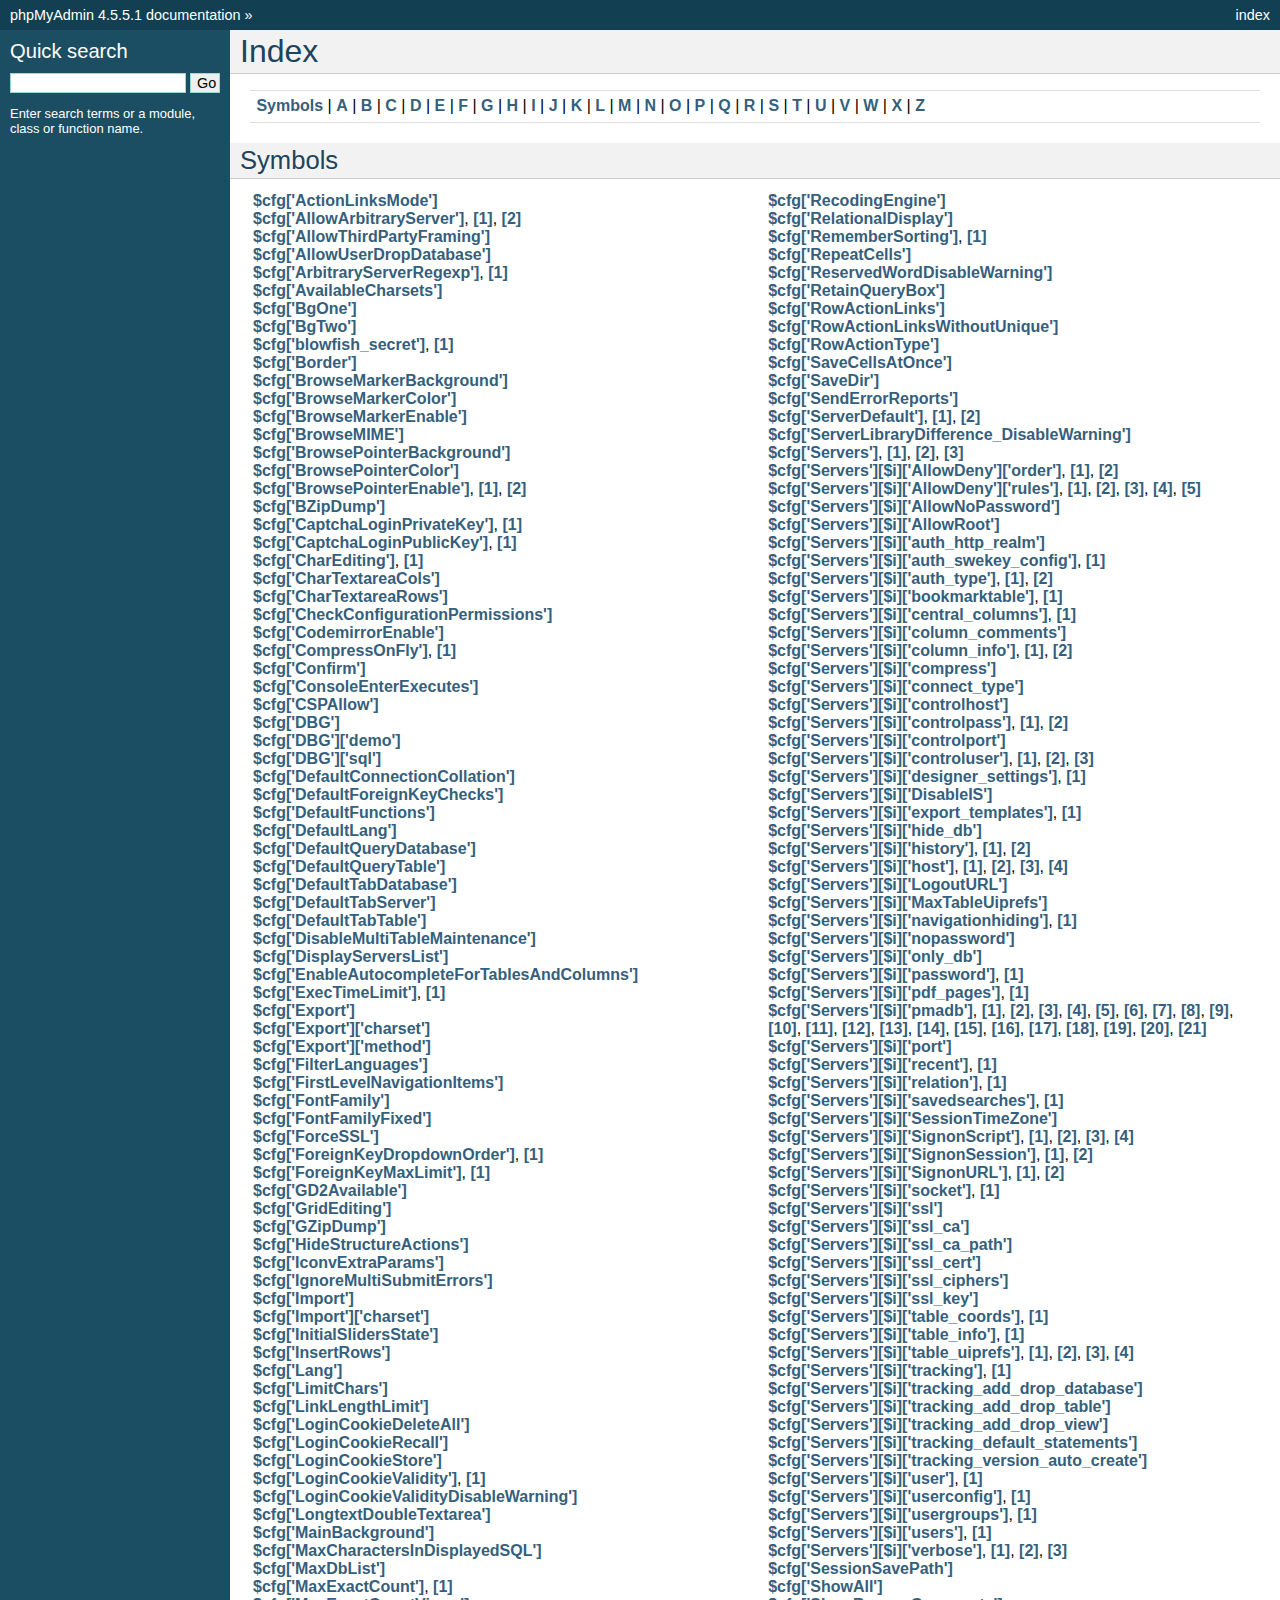
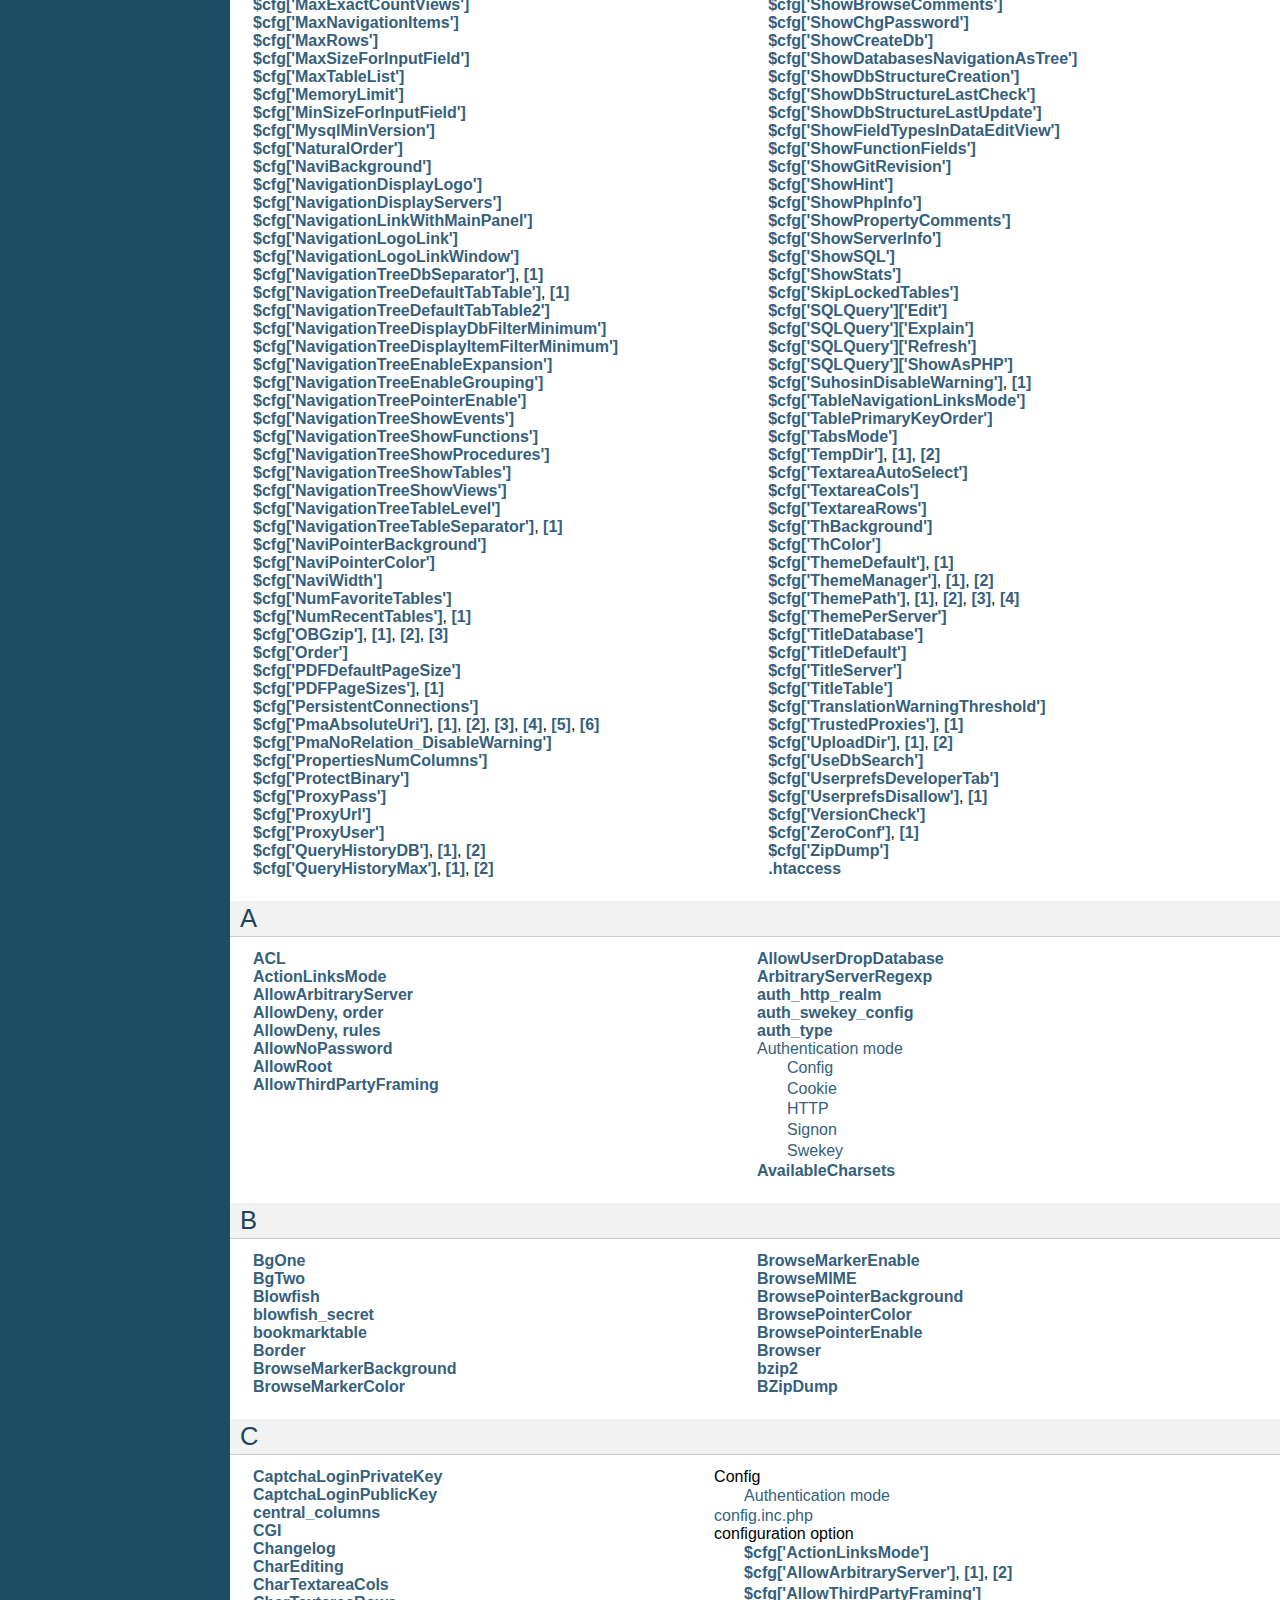
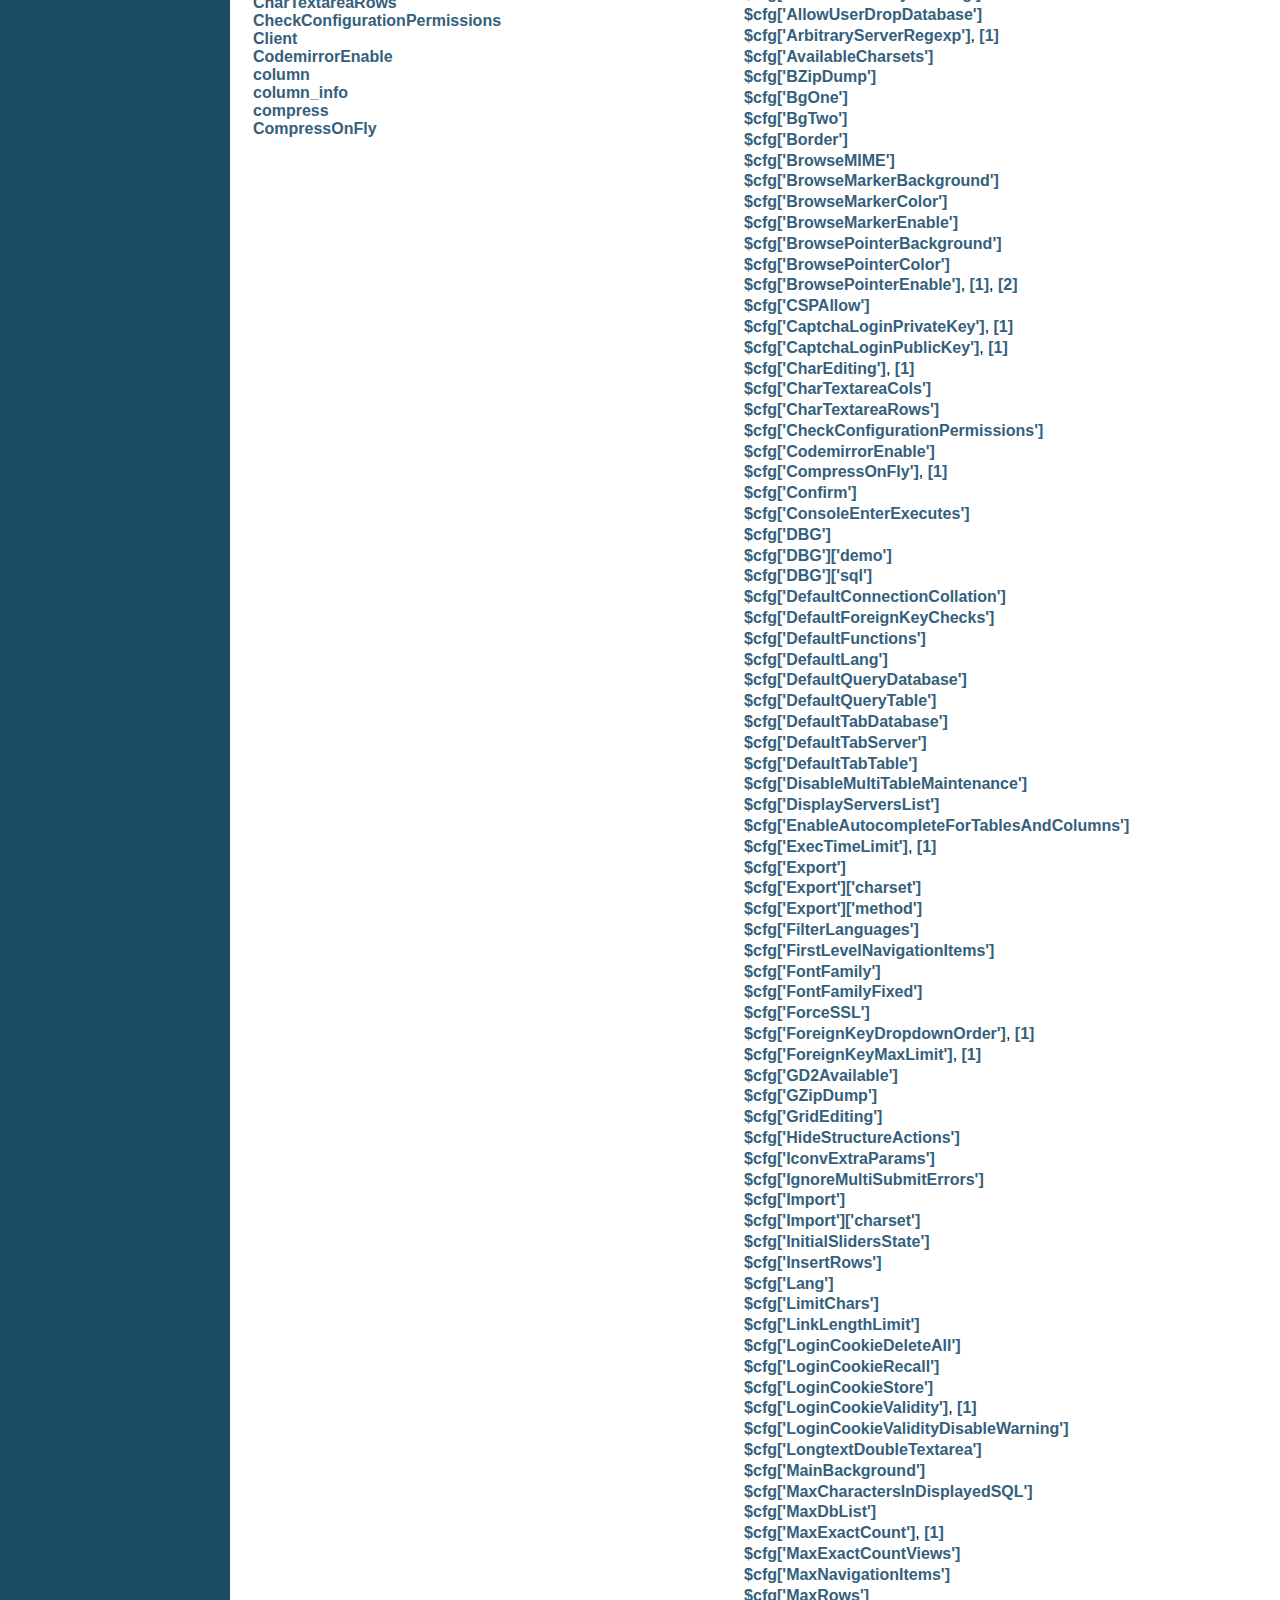
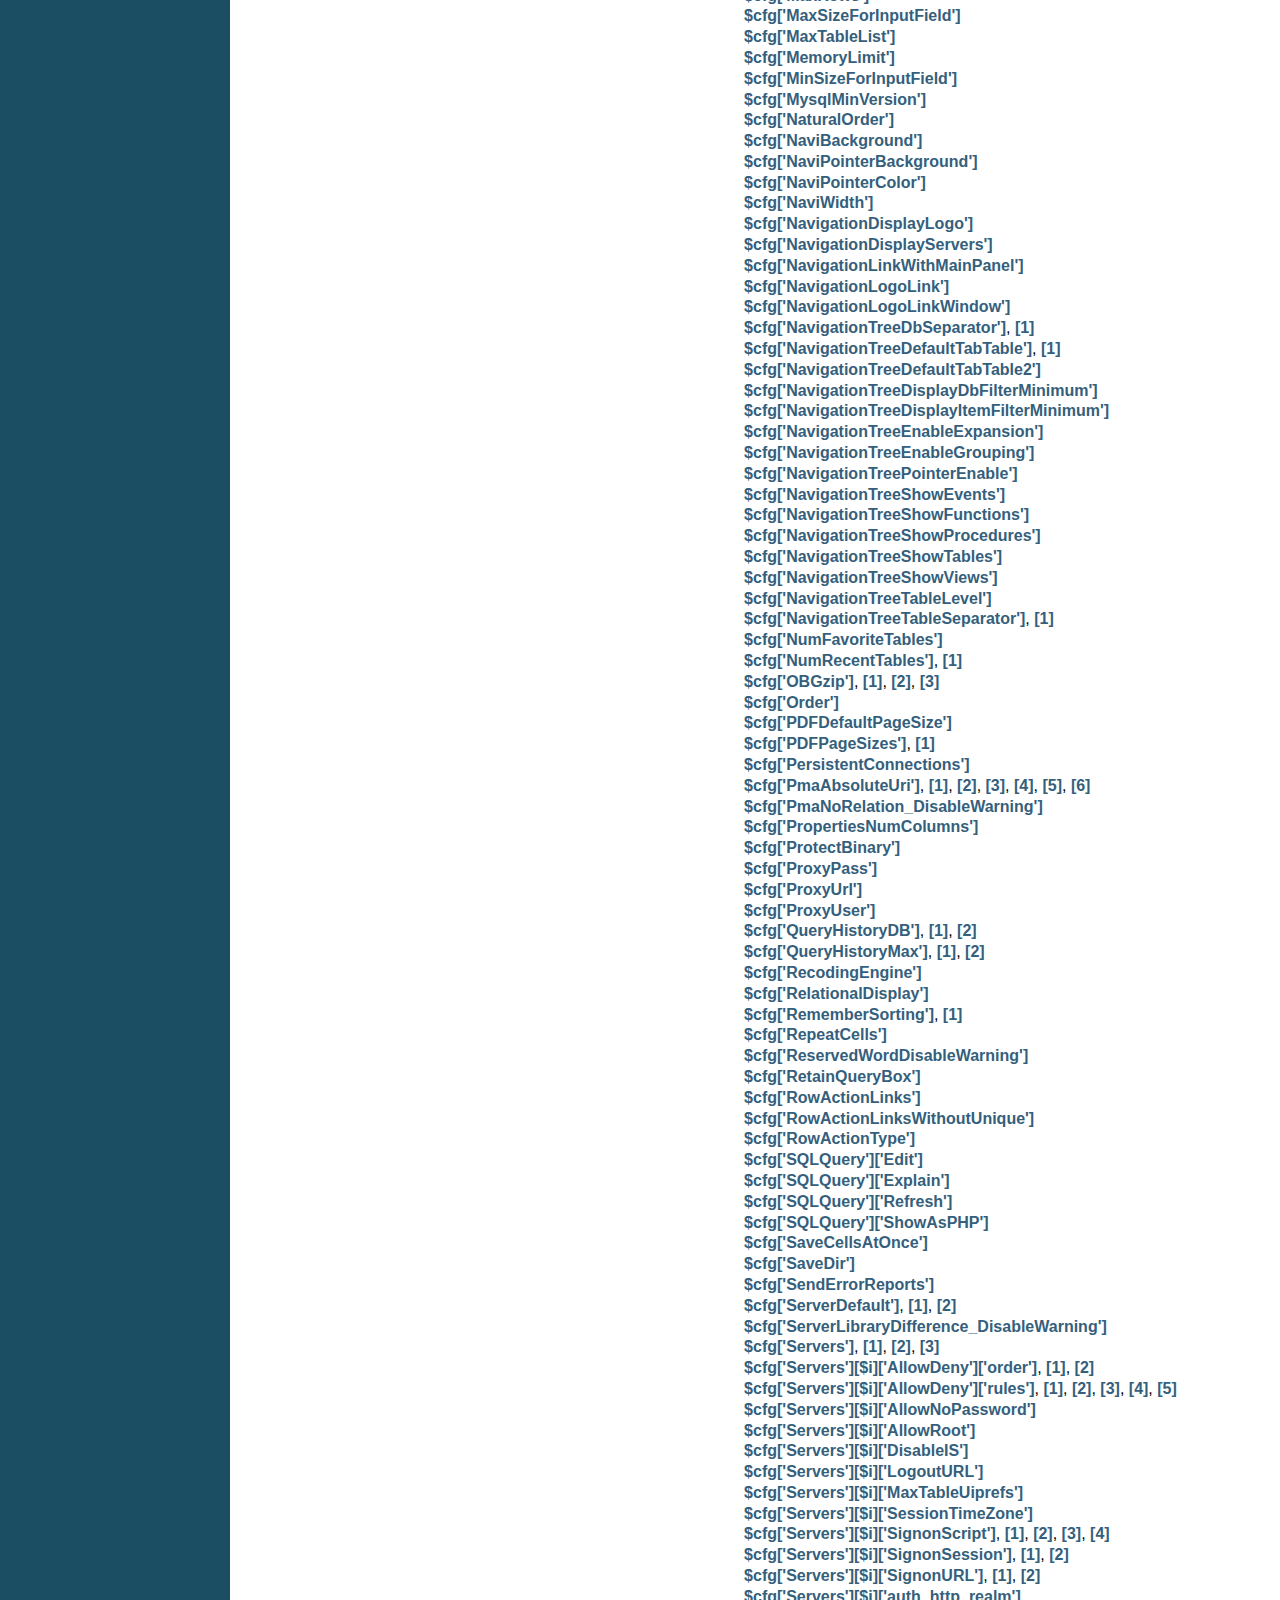
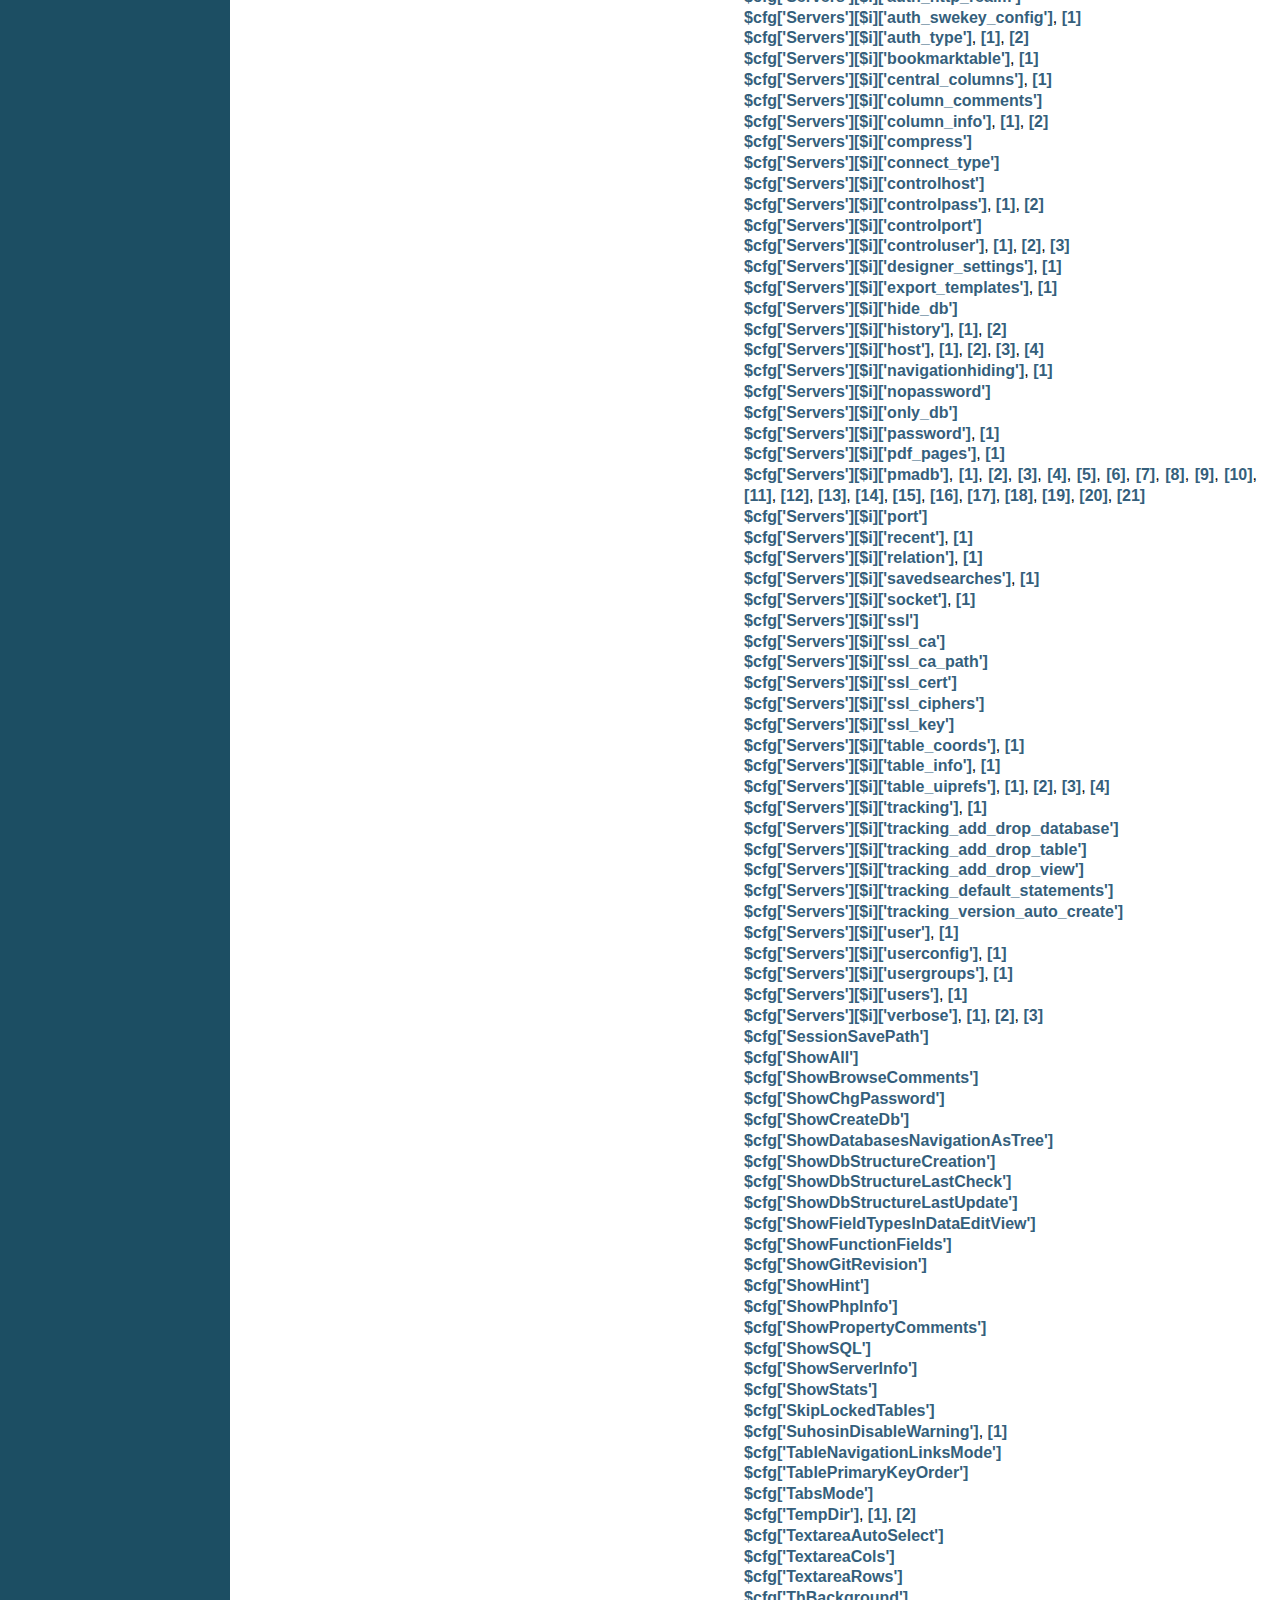
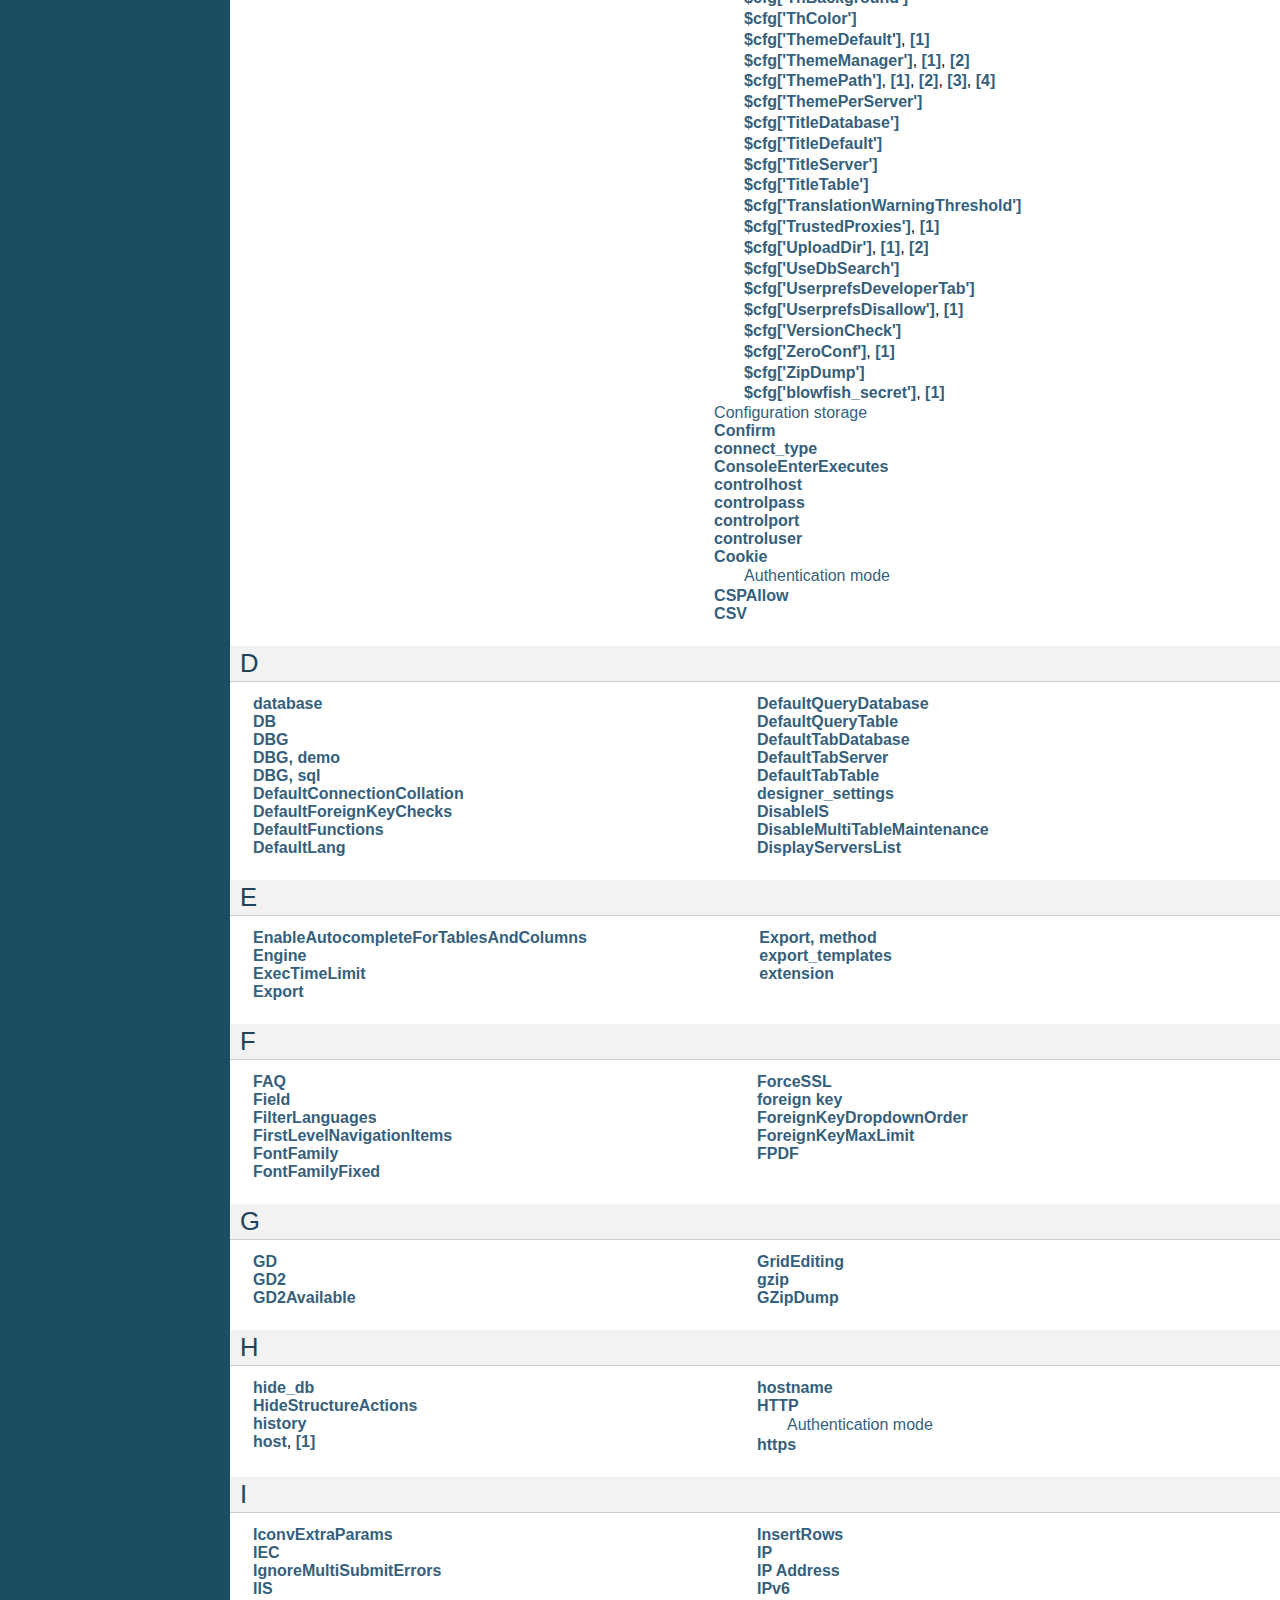
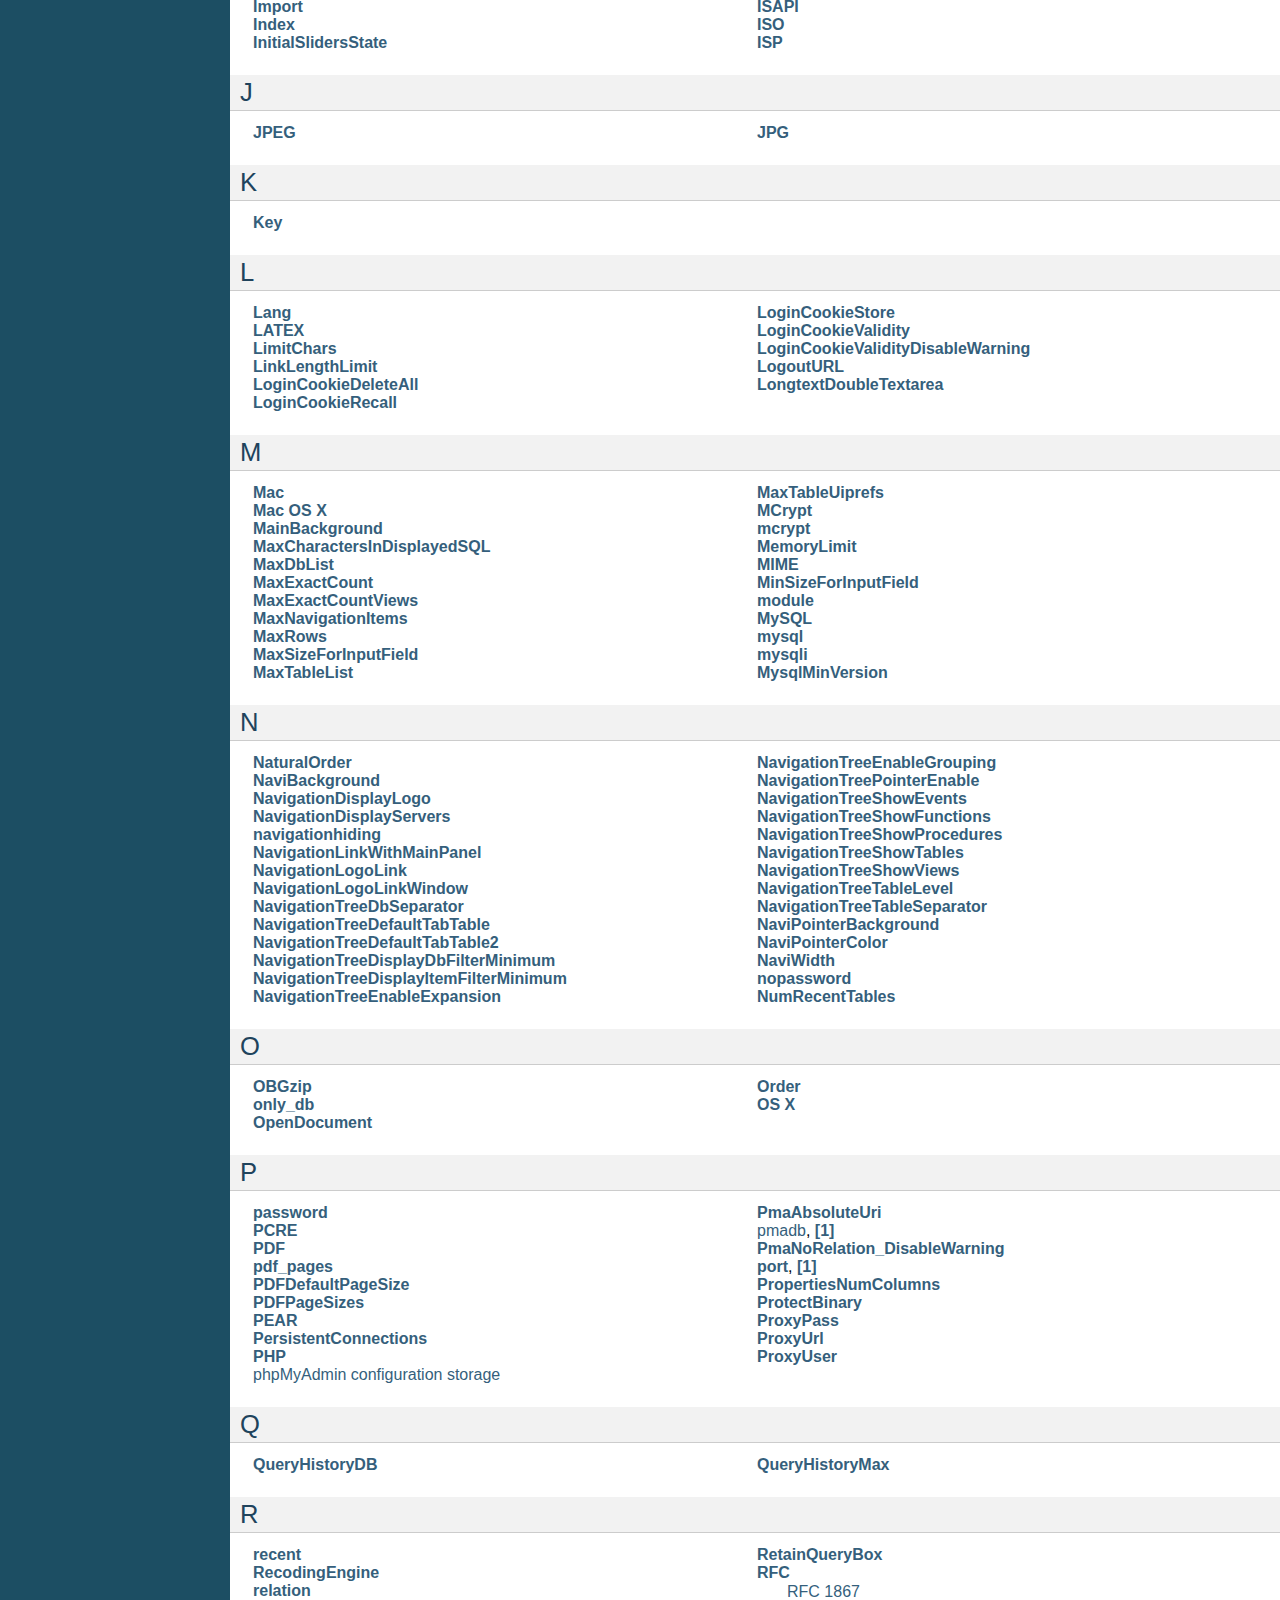
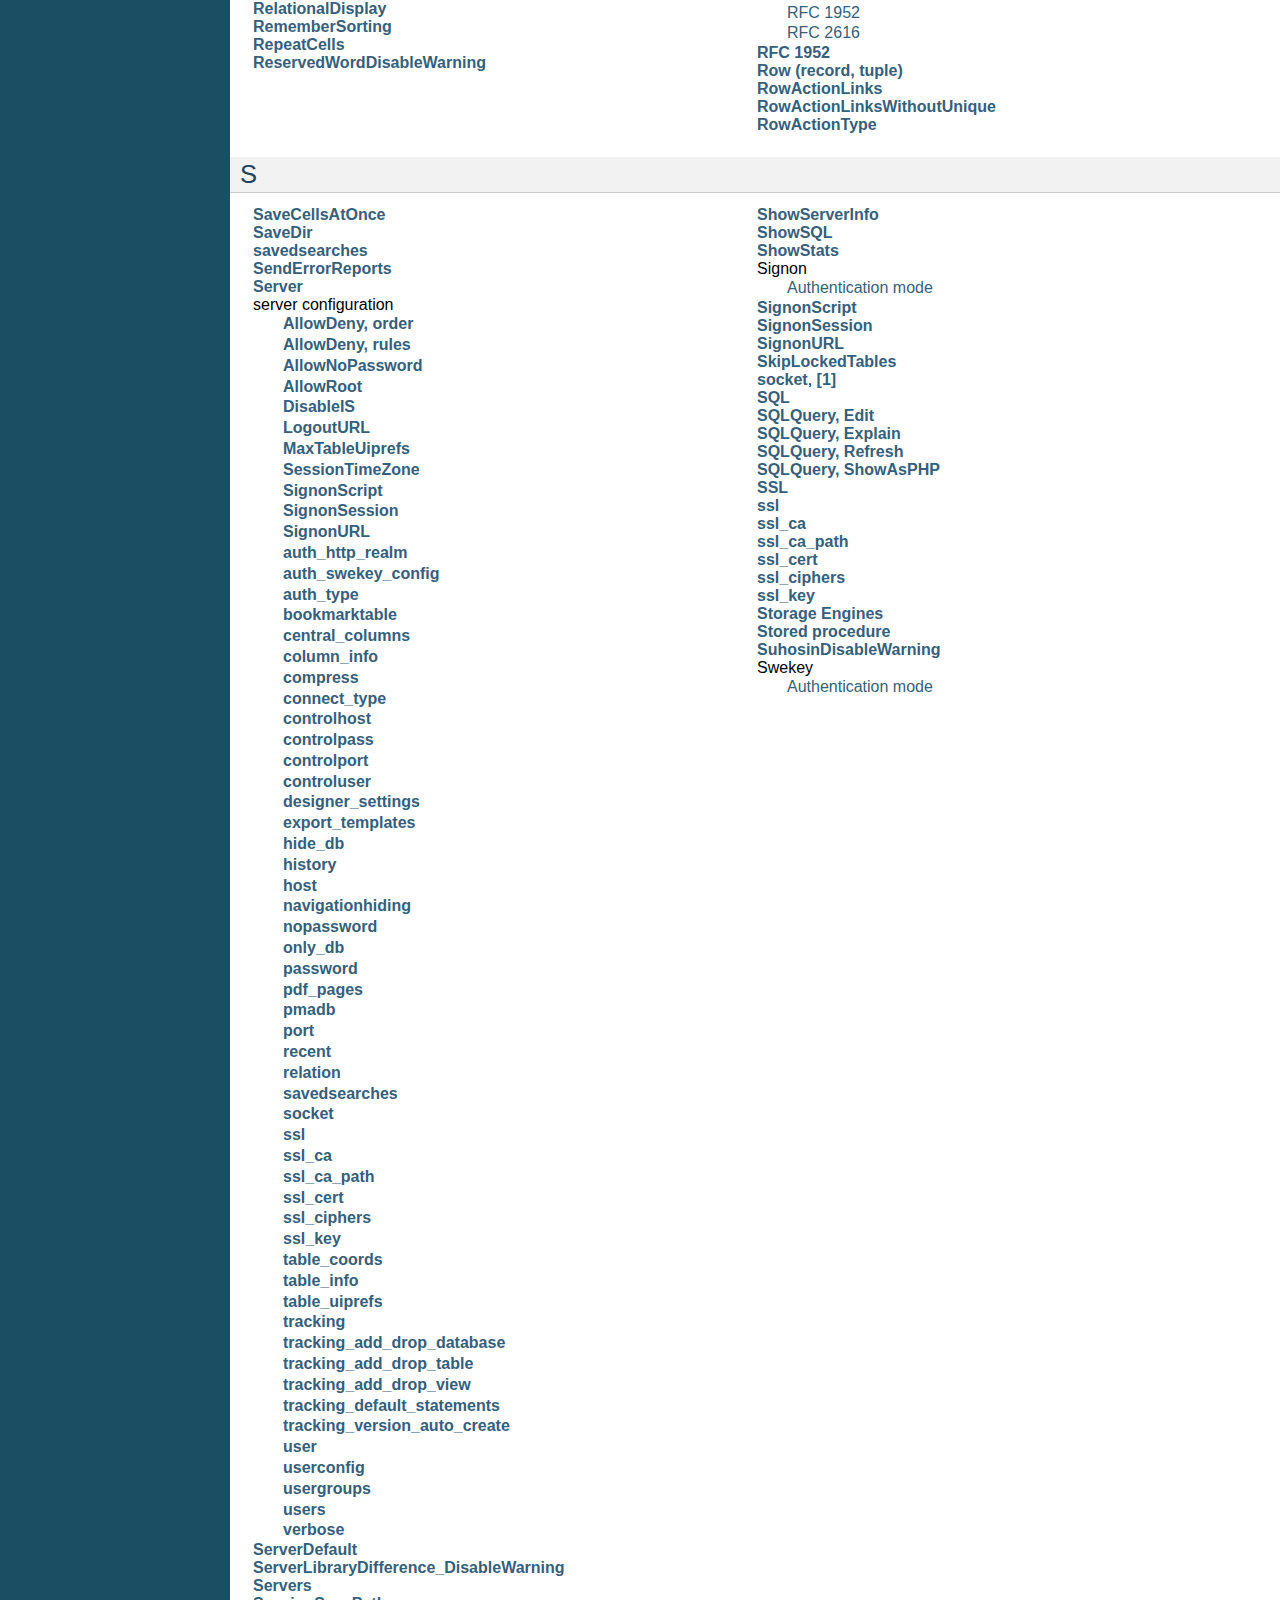
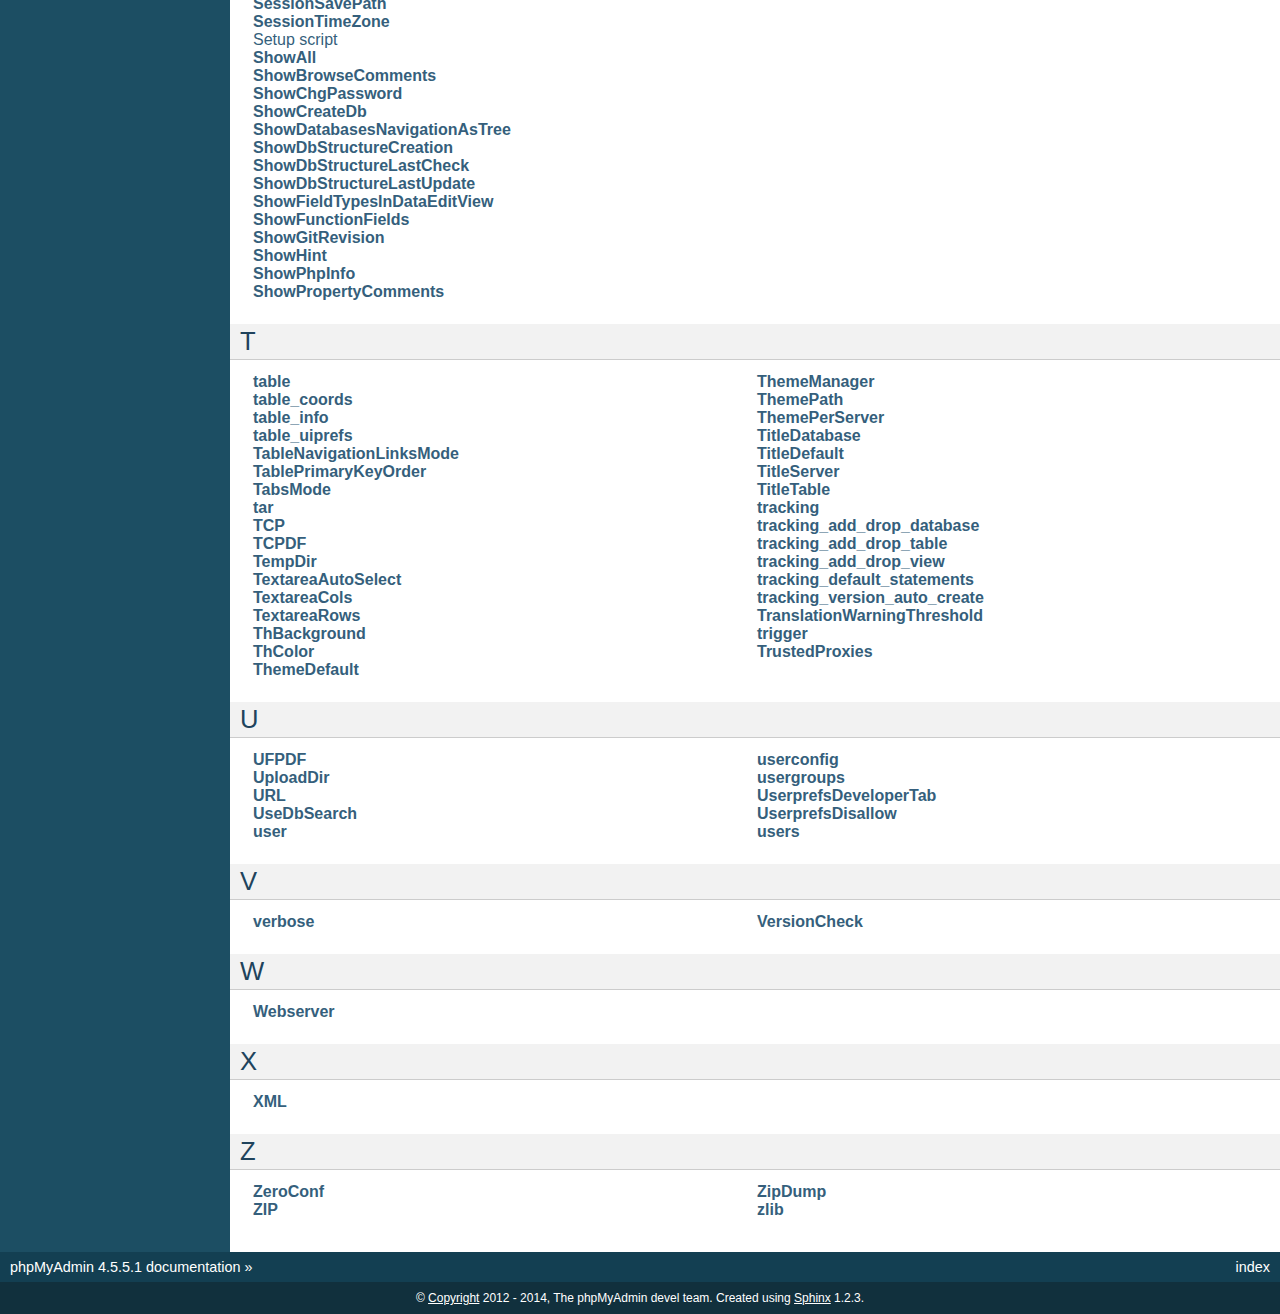
<file: phpMyAdmin/doc/html/genindex.html>
<!DOCTYPE html PUBLIC "-//W3C//DTD XHTML 1.0 Transitional//EN"
  "http://www.w3.org/TR/xhtml1/DTD/xhtml1-transitional.dtd">


<html xmlns="http://www.w3.org/1999/xhtml">
  <head>
    <meta http-equiv="Content-Type" content="text/html; charset=utf-8" />
    
    <title>Index &mdash; phpMyAdmin 4.5.5.1 documentation</title>
    
    <link rel="stylesheet" href="_static/default.css" type="text/css" />
    <link rel="stylesheet" href="_static/pygments.css" type="text/css" />
    
    <script type="text/javascript">
      var DOCUMENTATION_OPTIONS = {
        URL_ROOT:    './',
        VERSION:     '4.5.5.1',
        COLLAPSE_INDEX: false,
        FILE_SUFFIX: '.html',
        HAS_SOURCE:  true
      };
    </script>
    <script type="text/javascript" src="_static/jquery.js"></script>
    <script type="text/javascript" src="_static/underscore.js"></script>
    <script type="text/javascript" src="_static/doctools.js"></script>
    <link rel="copyright" title="Copyright" href="copyright.html" />
    <link rel="top" title="phpMyAdmin 4.5.5.1 documentation" href="index.html" /> 
  </head>
  <body>
    <div class="related">
      <h3>Navigation</h3>
      <ul>
        <li class="right" style="margin-right: 10px">
          <a href="#" title="General Index"
             accesskey="I">index</a></li>
        <li><a href="index.html">phpMyAdmin 4.5.5.1 documentation</a> &raquo;</li> 
      </ul>
    </div>  

    <div class="document">
      <div class="documentwrapper">
        <div class="bodywrapper">
          <div class="body">
            

<h1 id="index">Index</h1>

<div class="genindex-jumpbox">
 <a href="#Symbols"><strong>Symbols</strong></a>
 | <a href="#A"><strong>A</strong></a>
 | <a href="#B"><strong>B</strong></a>
 | <a href="#C"><strong>C</strong></a>
 | <a href="#D"><strong>D</strong></a>
 | <a href="#E"><strong>E</strong></a>
 | <a href="#F"><strong>F</strong></a>
 | <a href="#G"><strong>G</strong></a>
 | <a href="#H"><strong>H</strong></a>
 | <a href="#I"><strong>I</strong></a>
 | <a href="#J"><strong>J</strong></a>
 | <a href="#K"><strong>K</strong></a>
 | <a href="#L"><strong>L</strong></a>
 | <a href="#M"><strong>M</strong></a>
 | <a href="#N"><strong>N</strong></a>
 | <a href="#O"><strong>O</strong></a>
 | <a href="#P"><strong>P</strong></a>
 | <a href="#Q"><strong>Q</strong></a>
 | <a href="#R"><strong>R</strong></a>
 | <a href="#S"><strong>S</strong></a>
 | <a href="#T"><strong>T</strong></a>
 | <a href="#U"><strong>U</strong></a>
 | <a href="#V"><strong>V</strong></a>
 | <a href="#W"><strong>W</strong></a>
 | <a href="#X"><strong>X</strong></a>
 | <a href="#Z"><strong>Z</strong></a>
 
</div>
<h2 id="Symbols">Symbols</h2>
<table style="width: 100%" class="indextable genindextable"><tr>
  <td style="width: 33%" valign="top"><dl>
      
  <dt><a href="config.html#cfg_ActionLinksMode"><strong>$cfg[&#39;ActionLinksMode&#39;]</strong></a>
  </dt>

      
  <dt><a href="setup.html#index-10"><strong>$cfg[&#39;AllowArbitraryServer&#39;]</strong></a>, <a href="config.html#cfg_AllowArbitraryServer"><strong>[1]</strong></a>, <a href="config.html#index-67"><strong>[2]</strong></a>
  </dt>

      
  <dt><a href="config.html#cfg_AllowThirdPartyFraming"><strong>$cfg[&#39;AllowThirdPartyFraming&#39;]</strong></a>
  </dt>

      
  <dt><a href="config.html#cfg_AllowUserDropDatabase"><strong>$cfg[&#39;AllowUserDropDatabase&#39;]</strong></a>
  </dt>

      
  <dt><a href="config.html#index-66"><strong>$cfg[&#39;ArbitraryServerRegexp&#39;]</strong></a>, <a href="config.html#cfg_ArbitraryServerRegexp"><strong>[1]</strong></a>
  </dt>

      
  <dt><a href="config.html#cfg_AvailableCharsets"><strong>$cfg[&#39;AvailableCharsets&#39;]</strong></a>
  </dt>

      
  <dt><a href="config.html#cfg_BgOne"><strong>$cfg[&#39;BgOne&#39;]</strong></a>
  </dt>

      
  <dt><a href="config.html#cfg_BgTwo"><strong>$cfg[&#39;BgTwo&#39;]</strong></a>
  </dt>

      
  <dt><a href="config.html#cfg_blowfish_secret"><strong>$cfg[&#39;blowfish_secret&#39;]</strong></a>, <a href="config.html#index-64"><strong>[1]</strong></a>
  </dt>

      
  <dt><a href="config.html#cfg_Border"><strong>$cfg[&#39;Border&#39;]</strong></a>
  </dt>

      
  <dt><a href="config.html#cfg_BrowseMarkerBackground"><strong>$cfg[&#39;BrowseMarkerBackground&#39;]</strong></a>
  </dt>

      
  <dt><a href="config.html#cfg_BrowseMarkerColor"><strong>$cfg[&#39;BrowseMarkerColor&#39;]</strong></a>
  </dt>

      
  <dt><a href="config.html#cfg_BrowseMarkerEnable"><strong>$cfg[&#39;BrowseMarkerEnable&#39;]</strong></a>
  </dt>

      
  <dt><a href="config.html#cfg_BrowseMIME"><strong>$cfg[&#39;BrowseMIME&#39;]</strong></a>
  </dt>

      
  <dt><a href="config.html#cfg_BrowsePointerBackground"><strong>$cfg[&#39;BrowsePointerBackground&#39;]</strong></a>
  </dt>

      
  <dt><a href="config.html#cfg_BrowsePointerColor"><strong>$cfg[&#39;BrowsePointerColor&#39;]</strong></a>
  </dt>

      
  <dt><a href="config.html#index-77"><strong>$cfg[&#39;BrowsePointerEnable&#39;]</strong></a>, <a href="config.html#index-78"><strong>[1]</strong></a>, <a href="config.html#cfg_BrowsePointerEnable"><strong>[2]</strong></a>
  </dt>

      
  <dt><a href="config.html#cfg_BZipDump"><strong>$cfg[&#39;BZipDump&#39;]</strong></a>
  </dt>

      
  <dt><a href="setup.html#index-29"><strong>$cfg[&#39;CaptchaLoginPrivateKey&#39;]</strong></a>, <a href="config.html#cfg_CaptchaLoginPrivateKey"><strong>[1]</strong></a>
  </dt>

      
  <dt><a href="setup.html#index-28"><strong>$cfg[&#39;CaptchaLoginPublicKey&#39;]</strong></a>, <a href="config.html#cfg_CaptchaLoginPublicKey"><strong>[1]</strong></a>
  </dt>

      
  <dt><a href="config.html#cfg_CharEditing"><strong>$cfg[&#39;CharEditing&#39;]</strong></a>, <a href="config.html#index-79"><strong>[1]</strong></a>
  </dt>

      
  <dt><a href="config.html#cfg_CharTextareaCols"><strong>$cfg[&#39;CharTextareaCols&#39;]</strong></a>
  </dt>

      
  <dt><a href="config.html#cfg_CharTextareaRows"><strong>$cfg[&#39;CharTextareaRows&#39;]</strong></a>
  </dt>

      
  <dt><a href="config.html#cfg_CheckConfigurationPermissions"><strong>$cfg[&#39;CheckConfigurationPermissions&#39;]</strong></a>
  </dt>

      
  <dt><a href="config.html#cfg_CodemirrorEnable"><strong>$cfg[&#39;CodemirrorEnable&#39;]</strong></a>
  </dt>

      
  <dt><a href="faq.html#index-17"><strong>$cfg[&#39;CompressOnFly&#39;]</strong></a>, <a href="config.html#cfg_CompressOnFly"><strong>[1]</strong></a>
  </dt>

      
  <dt><a href="config.html#cfg_Confirm"><strong>$cfg[&#39;Confirm&#39;]</strong></a>
  </dt>

      
  <dt><a href="config.html#cfg_ConsoleEnterExecutes"><strong>$cfg[&#39;ConsoleEnterExecutes&#39;]</strong></a>
  </dt>

      
  <dt><a href="config.html#cfg_CSPAllow"><strong>$cfg[&#39;CSPAllow&#39;]</strong></a>
  </dt>

      
  <dt><a href="config.html#cfg_DBG"><strong>$cfg[&#39;DBG&#39;]</strong></a>
  </dt>

      
  <dt><a href="config.html#cfg_DBG_demo"><strong>$cfg[&#39;DBG&#39;][&#39;demo&#39;]</strong></a>
  </dt>

      
  <dt><a href="config.html#cfg_DBG_sql"><strong>$cfg[&#39;DBG&#39;][&#39;sql&#39;]</strong></a>
  </dt>

      
  <dt><a href="config.html#cfg_DefaultConnectionCollation"><strong>$cfg[&#39;DefaultConnectionCollation&#39;]</strong></a>
  </dt>

      
  <dt><a href="config.html#cfg_DefaultForeignKeyChecks"><strong>$cfg[&#39;DefaultForeignKeyChecks&#39;]</strong></a>
  </dt>

      
  <dt><a href="config.html#cfg_DefaultFunctions"><strong>$cfg[&#39;DefaultFunctions&#39;]</strong></a>
  </dt>

      
  <dt><a href="config.html#cfg_DefaultLang"><strong>$cfg[&#39;DefaultLang&#39;]</strong></a>
  </dt>

      
  <dt><a href="config.html#cfg_DefaultQueryDatabase"><strong>$cfg[&#39;DefaultQueryDatabase&#39;]</strong></a>
  </dt>

      
  <dt><a href="config.html#cfg_DefaultQueryTable"><strong>$cfg[&#39;DefaultQueryTable&#39;]</strong></a>
  </dt>

      
  <dt><a href="config.html#cfg_DefaultTabDatabase"><strong>$cfg[&#39;DefaultTabDatabase&#39;]</strong></a>
  </dt>

      
  <dt><a href="config.html#cfg_DefaultTabServer"><strong>$cfg[&#39;DefaultTabServer&#39;]</strong></a>
  </dt>

      
  <dt><a href="config.html#cfg_DefaultTabTable"><strong>$cfg[&#39;DefaultTabTable&#39;]</strong></a>
  </dt>

      
  <dt><a href="config.html#cfg_DisableMultiTableMaintenance"><strong>$cfg[&#39;DisableMultiTableMaintenance&#39;]</strong></a>
  </dt>

      
  <dt><a href="config.html#cfg_DisplayServersList"><strong>$cfg[&#39;DisplayServersList&#39;]</strong></a>
  </dt>

      
  <dt><a href="config.html#cfg_EnableAutocompleteForTablesAndColumns"><strong>$cfg[&#39;EnableAutocompleteForTablesAndColumns&#39;]</strong></a>
  </dt>

      
  <dt><a href="faq.html#index-25"><strong>$cfg[&#39;ExecTimeLimit&#39;]</strong></a>, <a href="config.html#cfg_ExecTimeLimit"><strong>[1]</strong></a>
  </dt>

      
  <dt><a href="config.html#cfg_Export"><strong>$cfg[&#39;Export&#39;]</strong></a>
  </dt>

      
  <dt><a href="config.html#index-73"><strong>$cfg[&#39;Export&#39;][&#39;charset&#39;]</strong></a>
  </dt>

      
  <dt><a href="config.html#cfg_Export_method"><strong>$cfg[&#39;Export&#39;][&#39;method&#39;]</strong></a>
  </dt>

      
  <dt><a href="config.html#cfg_FilterLanguages"><strong>$cfg[&#39;FilterLanguages&#39;]</strong></a>
  </dt>

      
  <dt><a href="config.html#cfg_FirstLevelNavigationItems"><strong>$cfg[&#39;FirstLevelNavigationItems&#39;]</strong></a>
  </dt>

      
  <dt><a href="config.html#cfg_FontFamily"><strong>$cfg[&#39;FontFamily&#39;]</strong></a>
  </dt>

      
  <dt><a href="config.html#cfg_FontFamilyFixed"><strong>$cfg[&#39;FontFamilyFixed&#39;]</strong></a>
  </dt>

      
  <dt><a href="config.html#cfg_ForceSSL"><strong>$cfg[&#39;ForceSSL&#39;]</strong></a>
  </dt>

      
  <dt><a href="config.html#index-71"><strong>$cfg[&#39;ForeignKeyDropdownOrder&#39;]</strong></a>, <a href="config.html#cfg_ForeignKeyDropdownOrder"><strong>[1]</strong></a>
  </dt>

      
  <dt><a href="faq.html#index-26"><strong>$cfg[&#39;ForeignKeyMaxLimit&#39;]</strong></a>, <a href="config.html#cfg_ForeignKeyMaxLimit"><strong>[1]</strong></a>
  </dt>

      
  <dt><a href="config.html#cfg_GD2Available"><strong>$cfg[&#39;GD2Available&#39;]</strong></a>
  </dt>

      
  <dt><a href="config.html#cfg_GridEditing"><strong>$cfg[&#39;GridEditing&#39;]</strong></a>
  </dt>

      
  <dt><a href="config.html#cfg_GZipDump"><strong>$cfg[&#39;GZipDump&#39;]</strong></a>
  </dt>

      
  <dt><a href="config.html#cfg_HideStructureActions"><strong>$cfg[&#39;HideStructureActions&#39;]</strong></a>
  </dt>

      
  <dt><a href="config.html#cfg_IconvExtraParams"><strong>$cfg[&#39;IconvExtraParams&#39;]</strong></a>
  </dt>

      
  <dt><a href="config.html#cfg_IgnoreMultiSubmitErrors"><strong>$cfg[&#39;IgnoreMultiSubmitErrors&#39;]</strong></a>
  </dt>

      
  <dt><a href="config.html#cfg_Import"><strong>$cfg[&#39;Import&#39;]</strong></a>
  </dt>

      
  <dt><a href="config.html#index-74"><strong>$cfg[&#39;Import&#39;][&#39;charset&#39;]</strong></a>
  </dt>

      
  <dt><a href="config.html#cfg_InitialSlidersState"><strong>$cfg[&#39;InitialSlidersState&#39;]</strong></a>
  </dt>

      
  <dt><a href="config.html#cfg_InsertRows"><strong>$cfg[&#39;InsertRows&#39;]</strong></a>
  </dt>

      
  <dt><a href="config.html#cfg_Lang"><strong>$cfg[&#39;Lang&#39;]</strong></a>
  </dt>

      
  <dt><a href="config.html#cfg_LimitChars"><strong>$cfg[&#39;LimitChars&#39;]</strong></a>
  </dt>

      
  <dt><a href="config.html#cfg_LinkLengthLimit"><strong>$cfg[&#39;LinkLengthLimit&#39;]</strong></a>
  </dt>

      
  <dt><a href="config.html#cfg_LoginCookieDeleteAll"><strong>$cfg[&#39;LoginCookieDeleteAll&#39;]</strong></a>
  </dt>

      
  <dt><a href="config.html#cfg_LoginCookieRecall"><strong>$cfg[&#39;LoginCookieRecall&#39;]</strong></a>
  </dt>

      
  <dt><a href="config.html#cfg_LoginCookieStore"><strong>$cfg[&#39;LoginCookieStore&#39;]</strong></a>
  </dt>

      
  <dt><a href="config.html#cfg_LoginCookieValidity"><strong>$cfg[&#39;LoginCookieValidity&#39;]</strong></a>, <a href="config.html#index-65"><strong>[1]</strong></a>
  </dt>

      
  <dt><a href="config.html#cfg_LoginCookieValidityDisableWarning"><strong>$cfg[&#39;LoginCookieValidityDisableWarning&#39;]</strong></a>
  </dt>

      
  <dt><a href="config.html#cfg_LongtextDoubleTextarea"><strong>$cfg[&#39;LongtextDoubleTextarea&#39;]</strong></a>
  </dt>

      
  <dt><a href="config.html#cfg_MainBackground"><strong>$cfg[&#39;MainBackground&#39;]</strong></a>
  </dt>

      
  <dt><a href="config.html#cfg_MaxCharactersInDisplayedSQL"><strong>$cfg[&#39;MaxCharactersInDisplayedSQL&#39;]</strong></a>
  </dt>

      
  <dt><a href="config.html#cfg_MaxDbList"><strong>$cfg[&#39;MaxDbList&#39;]</strong></a>
  </dt>

      
  <dt><a href="faq.html#index-19"><strong>$cfg[&#39;MaxExactCount&#39;]</strong></a>, <a href="config.html#cfg_MaxExactCount"><strong>[1]</strong></a>
  </dt>

      
  <dt><a href="config.html#cfg_MaxExactCountViews"><strong>$cfg[&#39;MaxExactCountViews&#39;]</strong></a>
  </dt>

      
  <dt><a href="config.html#cfg_MaxNavigationItems"><strong>$cfg[&#39;MaxNavigationItems&#39;]</strong></a>
  </dt>

      
  <dt><a href="config.html#cfg_MaxRows"><strong>$cfg[&#39;MaxRows&#39;]</strong></a>
  </dt>

      
  <dt><a href="config.html#cfg_MaxSizeForInputField"><strong>$cfg[&#39;MaxSizeForInputField&#39;]</strong></a>
  </dt>

      
  <dt><a href="config.html#cfg_MaxTableList"><strong>$cfg[&#39;MaxTableList&#39;]</strong></a>
  </dt>

      
  <dt><a href="config.html#cfg_MemoryLimit"><strong>$cfg[&#39;MemoryLimit&#39;]</strong></a>
  </dt>

      
  <dt><a href="config.html#cfg_MinSizeForInputField"><strong>$cfg[&#39;MinSizeForInputField&#39;]</strong></a>
  </dt>

      
  <dt><a href="config.html#cfg_MysqlMinVersion"><strong>$cfg[&#39;MysqlMinVersion&#39;]</strong></a>
  </dt>

      
  <dt><a href="config.html#cfg_NaturalOrder"><strong>$cfg[&#39;NaturalOrder&#39;]</strong></a>
  </dt>

      
  <dt><a href="config.html#cfg_NaviBackground"><strong>$cfg[&#39;NaviBackground&#39;]</strong></a>
  </dt>

      
  <dt><a href="config.html#cfg_NavigationDisplayLogo"><strong>$cfg[&#39;NavigationDisplayLogo&#39;]</strong></a>
  </dt>

      
  <dt><a href="config.html#cfg_NavigationDisplayServers"><strong>$cfg[&#39;NavigationDisplayServers&#39;]</strong></a>
  </dt>

      
  <dt><a href="config.html#cfg_NavigationLinkWithMainPanel"><strong>$cfg[&#39;NavigationLinkWithMainPanel&#39;]</strong></a>
  </dt>

      
  <dt><a href="config.html#cfg_NavigationLogoLink"><strong>$cfg[&#39;NavigationLogoLink&#39;]</strong></a>
  </dt>

      
  <dt><a href="config.html#cfg_NavigationLogoLinkWindow"><strong>$cfg[&#39;NavigationLogoLinkWindow&#39;]</strong></a>
  </dt>

      
  <dt><a href="config.html#index-68"><strong>$cfg[&#39;NavigationTreeDbSeparator&#39;]</strong></a>, <a href="config.html#cfg_NavigationTreeDbSeparator"><strong>[1]</strong></a>
  </dt>

      
  <dt><a href="config.html#index-31"><strong>$cfg[&#39;NavigationTreeDefaultTabTable&#39;]</strong></a>, <a href="config.html#cfg_NavigationTreeDefaultTabTable"><strong>[1]</strong></a>
  </dt>

      
  <dt><a href="config.html#cfg_NavigationTreeDefaultTabTable2"><strong>$cfg[&#39;NavigationTreeDefaultTabTable2&#39;]</strong></a>
  </dt>

      
  <dt><a href="config.html#cfg_NavigationTreeDisplayDbFilterMinimum"><strong>$cfg[&#39;NavigationTreeDisplayDbFilterMinimum&#39;]</strong></a>
  </dt>

      
  <dt><a href="config.html#cfg_NavigationTreeDisplayItemFilterMinimum"><strong>$cfg[&#39;NavigationTreeDisplayItemFilterMinimum&#39;]</strong></a>
  </dt>

      
  <dt><a href="config.html#cfg_NavigationTreeEnableExpansion"><strong>$cfg[&#39;NavigationTreeEnableExpansion&#39;]</strong></a>
  </dt>

      
  <dt><a href="config.html#cfg_NavigationTreeEnableGrouping"><strong>$cfg[&#39;NavigationTreeEnableGrouping&#39;]</strong></a>
  </dt>

      
  <dt><a href="config.html#cfg_NavigationTreePointerEnable"><strong>$cfg[&#39;NavigationTreePointerEnable&#39;]</strong></a>
  </dt>

      
  <dt><a href="config.html#cfg_NavigationTreeShowEvents"><strong>$cfg[&#39;NavigationTreeShowEvents&#39;]</strong></a>
  </dt>

      
  <dt><a href="config.html#cfg_NavigationTreeShowFunctions"><strong>$cfg[&#39;NavigationTreeShowFunctions&#39;]</strong></a>
  </dt>

      
  <dt><a href="config.html#cfg_NavigationTreeShowProcedures"><strong>$cfg[&#39;NavigationTreeShowProcedures&#39;]</strong></a>
  </dt>

      
  <dt><a href="config.html#cfg_NavigationTreeShowTables"><strong>$cfg[&#39;NavigationTreeShowTables&#39;]</strong></a>
  </dt>

      
  <dt><a href="config.html#cfg_NavigationTreeShowViews"><strong>$cfg[&#39;NavigationTreeShowViews&#39;]</strong></a>
  </dt>

      
  <dt><a href="config.html#cfg_NavigationTreeTableLevel"><strong>$cfg[&#39;NavigationTreeTableLevel&#39;]</strong></a>
  </dt>

      
  <dt><a href="faq.html#index-18"><strong>$cfg[&#39;NavigationTreeTableSeparator&#39;]</strong></a>, <a href="config.html#cfg_NavigationTreeTableSeparator"><strong>[1]</strong></a>
  </dt>

      
  <dt><a href="config.html#cfg_NaviPointerBackground"><strong>$cfg[&#39;NaviPointerBackground&#39;]</strong></a>
  </dt>

      
  <dt><a href="config.html#cfg_NaviPointerColor"><strong>$cfg[&#39;NaviPointerColor&#39;]</strong></a>
  </dt>

      
  <dt><a href="config.html#cfg_NaviWidth"><strong>$cfg[&#39;NaviWidth&#39;]</strong></a>
  </dt>

      
  <dt><a href="faq.html#index-30"><strong>$cfg[&#39;NumFavoriteTables&#39;]</strong></a>
  </dt>

      
  <dt><a href="config.html#index-30"><strong>$cfg[&#39;NumRecentTables&#39;]</strong></a>, <a href="config.html#cfg_NumRecentTables"><strong>[1]</strong></a>
  </dt>

      
  <dt><a href="faq.html#index-0"><strong>$cfg[&#39;OBGzip&#39;]</strong></a>, <a href="faq.html#index-3"><strong>[1]</strong></a>, <a href="faq.html#index-7"><strong>[2]</strong></a>, <a href="config.html#cfg_OBGzip"><strong>[3]</strong></a>
  </dt>

      
  <dt><a href="config.html#cfg_Order"><strong>$cfg[&#39;Order&#39;]</strong></a>
  </dt>

      
  <dt><a href="config.html#cfg_PDFDefaultPageSize"><strong>$cfg[&#39;PDFDefaultPageSize&#39;]</strong></a>
  </dt>

      
  <dt><a href="config.html#cfg_PDFPageSizes"><strong>$cfg[&#39;PDFPageSizes&#39;]</strong></a>, <a href="config.html#index-72"><strong>[1]</strong></a>
  </dt>

      
  <dt><a href="config.html#cfg_PersistentConnections"><strong>$cfg[&#39;PersistentConnections&#39;]</strong></a>
  </dt>

      
  <dt><a href="faq.html#index-8"><strong>$cfg[&#39;PmaAbsoluteUri&#39;]</strong></a>, <a href="faq.html#index-15"><strong>[1]</strong></a>, <a href="faq.html#index-23"><strong>[2]</strong></a>, <a href="faq.html#index-24"><strong>[3]</strong></a>, <a href="config.html#cfg_PmaAbsoluteUri"><strong>[4]</strong></a>, <a href="config.html#index-1"><strong>[5]</strong></a>, <a href="config.html#index-63"><strong>[6]</strong></a>
  </dt>

      
  <dt><a href="config.html#cfg_PmaNoRelation_DisableWarning"><strong>$cfg[&#39;PmaNoRelation_DisableWarning&#39;]</strong></a>
  </dt>

      
  <dt><a href="config.html#cfg_PropertiesNumColumns"><strong>$cfg[&#39;PropertiesNumColumns&#39;]</strong></a>
  </dt>

      
  <dt><a href="config.html#cfg_ProtectBinary"><strong>$cfg[&#39;ProtectBinary&#39;]</strong></a>
  </dt>

      
  <dt><a href="config.html#cfg_ProxyPass"><strong>$cfg[&#39;ProxyPass&#39;]</strong></a>
  </dt>

      
  <dt><a href="config.html#cfg_ProxyUrl"><strong>$cfg[&#39;ProxyUrl&#39;]</strong></a>
  </dt>

      
  <dt><a href="config.html#cfg_ProxyUser"><strong>$cfg[&#39;ProxyUser&#39;]</strong></a>
  </dt>

      
  <dt><a href="config.html#cfg_QueryHistoryDB"><strong>$cfg[&#39;QueryHistoryDB&#39;]</strong></a>, <a href="config.html#index-80"><strong>[1]</strong></a>, <a href="config.html#index-82"><strong>[2]</strong></a>
  </dt>

      
  <dt><a href="config.html#index-27"><strong>$cfg[&#39;QueryHistoryMax&#39;]</strong></a>, <a href="config.html#cfg_QueryHistoryMax"><strong>[1]</strong></a>, <a href="config.html#index-83"><strong>[2]</strong></a>
  </dt>

  </dl></td>
  <td style="width: 33%" valign="top"><dl>
      
  <dt><a href="config.html#cfg_RecodingEngine"><strong>$cfg[&#39;RecodingEngine&#39;]</strong></a>
  </dt>

      
  <dt><a href="config.html#cfg_RelationalDisplay"><strong>$cfg[&#39;RelationalDisplay&#39;]</strong></a>
  </dt>

      
  <dt><a href="config.html#index-34"><strong>$cfg[&#39;RememberSorting&#39;]</strong></a>, <a href="config.html#cfg_RememberSorting"><strong>[1]</strong></a>
  </dt>

      
  <dt><a href="config.html#cfg_RepeatCells"><strong>$cfg[&#39;RepeatCells&#39;]</strong></a>
  </dt>

      
  <dt><a href="config.html#cfg_ReservedWordDisableWarning"><strong>$cfg[&#39;ReservedWordDisableWarning&#39;]</strong></a>
  </dt>

      
  <dt><a href="config.html#cfg_RetainQueryBox"><strong>$cfg[&#39;RetainQueryBox&#39;]</strong></a>
  </dt>

      
  <dt><a href="config.html#cfg_RowActionLinks"><strong>$cfg[&#39;RowActionLinks&#39;]</strong></a>
  </dt>

      
  <dt><a href="config.html#cfg_RowActionLinksWithoutUnique"><strong>$cfg[&#39;RowActionLinksWithoutUnique&#39;]</strong></a>
  </dt>

      
  <dt><a href="config.html#cfg_RowActionType"><strong>$cfg[&#39;RowActionType&#39;]</strong></a>
  </dt>

      
  <dt><a href="config.html#cfg_SaveCellsAtOnce"><strong>$cfg[&#39;SaveCellsAtOnce&#39;]</strong></a>
  </dt>

      
  <dt><a href="config.html#cfg_SaveDir"><strong>$cfg[&#39;SaveDir&#39;]</strong></a>
  </dt>

      
  <dt><a href="config.html#cfg_SendErrorReports"><strong>$cfg[&#39;SendErrorReports&#39;]</strong></a>
  </dt>

      
  <dt><a href="config.html#cfg_ServerDefault"><strong>$cfg[&#39;ServerDefault&#39;]</strong></a>, <a href="config.html#index-61"><strong>[1]</strong></a>, <a href="config.html#index-62"><strong>[2]</strong></a>
  </dt>

      
  <dt><a href="config.html#cfg_ServerLibraryDifference_DisableWarning"><strong>$cfg[&#39;ServerLibraryDifference_DisableWarning&#39;]</strong></a>
  </dt>

      
  <dt><a href="setup.html#index-7"><strong>$cfg[&#39;Servers&#39;]</strong></a>, <a href="config.html#cfg_Servers"><strong>[1]</strong></a>, <a href="config.html#index-4"><strong>[2]</strong></a>, <a href="config.html#index-7"><strong>[3]</strong></a>
  </dt>

      
  <dt><a href="setup.html#index-23"><strong>$cfg[&#39;Servers&#39;][$i][&#39;AllowDeny&#39;][&#39;order&#39;]</strong></a>, <a href="config.html#cfg_Servers_AllowDeny_order"><strong>[1]</strong></a>, <a href="config.html#index-75"><strong>[2]</strong></a>
  </dt>

      
  <dt><a href="setup.html#index-24"><strong>$cfg[&#39;Servers&#39;][$i][&#39;AllowDeny&#39;][&#39;rules&#39;]</strong></a>, <a href="setup.html#index-27"><strong>[1]</strong></a>, <a href="faq.html#index-22"><strong>[2]</strong></a>, <a href="config.html#index-58"><strong>[3]</strong></a>, <a href="config.html#cfg_Servers_AllowDeny_rules"><strong>[4]</strong></a>, <a href="config.html#index-76"><strong>[5]</strong></a>
  </dt>

      
  <dt><a href="config.html#cfg_Servers_AllowNoPassword"><strong>$cfg[&#39;Servers&#39;][$i][&#39;AllowNoPassword&#39;]</strong></a>
  </dt>

      
  <dt><a href="config.html#cfg_Servers_AllowRoot"><strong>$cfg[&#39;Servers&#39;][$i][&#39;AllowRoot&#39;]</strong></a>
  </dt>

      
  <dt><a href="config.html#cfg_Servers_auth_http_realm"><strong>$cfg[&#39;Servers&#39;][$i][&#39;auth_http_realm&#39;]</strong></a>
  </dt>

      
  <dt><a href="setup.html#index-26"><strong>$cfg[&#39;Servers&#39;][$i][&#39;auth_swekey_config&#39;]</strong></a>, <a href="config.html#cfg_Servers_auth_swekey_config"><strong>[1]</strong></a>
  </dt>

      
  <dt><a href="setup.html#index-16"><strong>$cfg[&#39;Servers&#39;][$i][&#39;auth_type&#39;]</strong></a>, <a href="config.html#cfg_Servers_auth_type"><strong>[1]</strong></a>, <a href="config.html#index-12"><strong>[2]</strong></a>
  </dt>

      
  <dt><a href="config.html#cfg_Servers_bookmarktable"><strong>$cfg[&#39;Servers&#39;][$i][&#39;bookmarktable&#39;]</strong></a>, <a href="config.html#index-15"><strong>[1]</strong></a>
  </dt>

      
  <dt><a href="config.html#cfg_Servers_central_columns"><strong>$cfg[&#39;Servers&#39;][$i][&#39;central_columns&#39;]</strong></a>, <a href="config.html#index-43"><strong>[1]</strong></a>
  </dt>

      
  <dt><a href="config.html#index-25"><strong>$cfg[&#39;Servers&#39;][$i][&#39;column_comments&#39;]</strong></a>
  </dt>

      
  <dt><a href="config.html#cfg_Servers_column_info"><strong>$cfg[&#39;Servers&#39;][$i][&#39;column_info&#39;]</strong></a>, <a href="config.html#index-24"><strong>[1]</strong></a>, <a href="config.html#index-26"><strong>[2]</strong></a>
  </dt>

      
  <dt><a href="config.html#cfg_Servers_compress"><strong>$cfg[&#39;Servers&#39;][$i][&#39;compress&#39;]</strong></a>
  </dt>

      
  <dt><a href="config.html#cfg_Servers_connect_type"><strong>$cfg[&#39;Servers&#39;][$i][&#39;connect_type&#39;]</strong></a>
  </dt>

      
  <dt><a href="config.html#cfg_Servers_controlhost"><strong>$cfg[&#39;Servers&#39;][$i][&#39;controlhost&#39;]</strong></a>
  </dt>

      
  <dt><a href="setup.html#index-4"><strong>$cfg[&#39;Servers&#39;][$i][&#39;controlpass&#39;]</strong></a>, <a href="faq.html#index-21"><strong>[1]</strong></a>, <a href="config.html#cfg_Servers_controlpass"><strong>[2]</strong></a>
  </dt>

      
  <dt><a href="config.html#cfg_Servers_controlport"><strong>$cfg[&#39;Servers&#39;][$i][&#39;controlport&#39;]</strong></a>
  </dt>

      
  <dt><a href="setup.html#index-3"><strong>$cfg[&#39;Servers&#39;][$i][&#39;controluser&#39;]</strong></a>, <a href="setup.html#index-6"><strong>[1]</strong></a>, <a href="faq.html#index-20"><strong>[2]</strong></a>, <a href="config.html#cfg_Servers_controluser"><strong>[3]</strong></a>
  </dt>

      
  <dt><a href="config.html#cfg_Servers_designer_settings"><strong>$cfg[&#39;Servers&#39;][$i][&#39;designer_settings&#39;]</strong></a>, <a href="config.html#index-45"><strong>[1]</strong></a>
  </dt>

      
  <dt><a href="config.html#cfg_Servers_DisableIS"><strong>$cfg[&#39;Servers&#39;][$i][&#39;DisableIS&#39;]</strong></a>
  </dt>

      
  <dt><a href="config.html#cfg_Servers_export_templates"><strong>$cfg[&#39;Servers&#39;][$i][&#39;export_templates&#39;]</strong></a>, <a href="config.html#index-49"><strong>[1]</strong></a>
  </dt>

      
  <dt><a href="config.html#cfg_Servers_hide_db"><strong>$cfg[&#39;Servers&#39;][$i][&#39;hide_db&#39;]</strong></a>
  </dt>

      
  <dt><a href="config.html#cfg_Servers_history"><strong>$cfg[&#39;Servers&#39;][$i][&#39;history&#39;]</strong></a>, <a href="config.html#index-29"><strong>[1]</strong></a>, <a href="config.html#index-81"><strong>[2]</strong></a>
  </dt>

      
  <dt><a href="config.html#index-5"><strong>$cfg[&#39;Servers&#39;][$i][&#39;host&#39;]</strong></a>, <a href="config.html#index-6"><strong>[1]</strong></a>, <a href="config.html#cfg_Servers_host"><strong>[2]</strong></a>, <a href="config.html#index-8"><strong>[3]</strong></a>, <a href="config.html#index-11"><strong>[4]</strong></a>
  </dt>

      
  <dt><a href="config.html#cfg_Servers_LogoutURL"><strong>$cfg[&#39;Servers&#39;][$i][&#39;LogoutURL&#39;]</strong></a>
  </dt>

      
  <dt><a href="config.html#cfg_Servers_MaxTableUiprefs"><strong>$cfg[&#39;Servers&#39;][$i][&#39;MaxTableUiprefs&#39;]</strong></a>
  </dt>

      
  <dt><a href="config.html#cfg_Servers_navigationhiding"><strong>$cfg[&#39;Servers&#39;][$i][&#39;navigationhiding&#39;]</strong></a>, <a href="config.html#index-41"><strong>[1]</strong></a>
  </dt>

      
  <dt><a href="config.html#cfg_Servers_nopassword"><strong>$cfg[&#39;Servers&#39;][$i][&#39;nopassword&#39;]</strong></a>
  </dt>

      
  <dt><a href="config.html#cfg_Servers_only_db"><strong>$cfg[&#39;Servers&#39;][$i][&#39;only_db&#39;]</strong></a>
  </dt>

      
  <dt><a href="setup.html#index-22"><strong>$cfg[&#39;Servers&#39;][$i][&#39;password&#39;]</strong></a>, <a href="config.html#cfg_Servers_password"><strong>[1]</strong></a>
  </dt>

      
  <dt><a href="config.html#cfg_Servers_pdf_pages"><strong>$cfg[&#39;Servers&#39;][$i][&#39;pdf_pages&#39;]</strong></a>, <a href="config.html#index-22"><strong>[1]</strong></a>
  </dt>

      
  <dt><a href="config.html#index-2"><strong>$cfg[&#39;Servers&#39;][$i][&#39;pmadb&#39;]</strong></a>, <a href="config.html#index-9"><strong>[1]</strong></a>, <a href="config.html#cfg_Servers_pmadb"><strong>[2]</strong></a>, <a href="config.html#index-13"><strong>[3]</strong></a>, <a href="config.html#index-14"><strong>[4]</strong></a>, <a href="config.html#index-16"><strong>[5]</strong></a>, <a href="config.html#index-18"><strong>[6]</strong></a>, <a href="config.html#index-20"><strong>[7]</strong></a>, <a href="config.html#index-23"><strong>[8]</strong></a>, <a href="config.html#index-28"><strong>[9]</strong></a>, <a href="config.html#index-32"><strong>[10]</strong></a>, <a href="config.html#index-35"><strong>[11]</strong></a>, <a href="config.html#index-37"><strong>[12]</strong></a>, <a href="config.html#index-40"><strong>[13]</strong></a>, <a href="config.html#index-42"><strong>[14]</strong></a>, <a href="config.html#index-44"><strong>[15]</strong></a>, <a href="config.html#index-46"><strong>[16]</strong></a>, <a href="config.html#index-48"><strong>[17]</strong></a>, <a href="config.html#index-50"><strong>[18]</strong></a>, <a href="config.html#index-52"><strong>[19]</strong></a>, <a href="config.html#index-53"><strong>[20]</strong></a>, <a href="config.html#index-69"><strong>[21]</strong></a>
  </dt>

      
  <dt><a href="config.html#cfg_Servers_port"><strong>$cfg[&#39;Servers&#39;][$i][&#39;port&#39;]</strong></a>
  </dt>

      
  <dt><a href="config.html#cfg_Servers_recent"><strong>$cfg[&#39;Servers&#39;][$i][&#39;recent&#39;]</strong></a>, <a href="config.html#index-33"><strong>[1]</strong></a>
  </dt>

      
  <dt><a href="config.html#cfg_Servers_relation"><strong>$cfg[&#39;Servers&#39;][$i][&#39;relation&#39;]</strong></a>, <a href="config.html#index-17"><strong>[1]</strong></a>
  </dt>

      
  <dt><a href="config.html#cfg_Servers_savedsearches"><strong>$cfg[&#39;Servers&#39;][$i][&#39;savedsearches&#39;]</strong></a>, <a href="config.html#index-47"><strong>[1]</strong></a>
  </dt>

      
  <dt><a href="config.html#cfg_Servers_SessionTimeZone"><strong>$cfg[&#39;Servers&#39;][$i][&#39;SessionTimeZone&#39;]</strong></a>
  </dt>

      
  <dt><a href="setup.html#index-13"><strong>$cfg[&#39;Servers&#39;][$i][&#39;SignonScript&#39;]</strong></a>, <a href="setup.html#index-15"><strong>[1]</strong></a>, <a href="setup.html#index-18"><strong>[2]</strong></a>, <a href="config.html#cfg_Servers_SignonScript"><strong>[3]</strong></a>, <a href="config.html#index-60"><strong>[4]</strong></a>
  </dt>

      
  <dt><a href="setup.html#index-12"><strong>$cfg[&#39;Servers&#39;][$i][&#39;SignonSession&#39;]</strong></a>, <a href="setup.html#index-17"><strong>[1]</strong></a>, <a href="config.html#cfg_Servers_SignonSession"><strong>[2]</strong></a>
  </dt>

      
  <dt><a href="setup.html#index-14"><strong>$cfg[&#39;Servers&#39;][$i][&#39;SignonURL&#39;]</strong></a>, <a href="setup.html#index-19"><strong>[1]</strong></a>, <a href="config.html#cfg_Servers_SignonURL"><strong>[2]</strong></a>
  </dt>

      
  <dt><a href="faq.html#index-6"><strong>$cfg[&#39;Servers&#39;][$i][&#39;socket&#39;]</strong></a>, <a href="config.html#cfg_Servers_socket"><strong>[1]</strong></a>
  </dt>

      
  <dt><a href="config.html#cfg_Servers_ssl"><strong>$cfg[&#39;Servers&#39;][$i][&#39;ssl&#39;]</strong></a>
  </dt>

      
  <dt><a href="config.html#cfg_Servers_ssl_ca"><strong>$cfg[&#39;Servers&#39;][$i][&#39;ssl_ca&#39;]</strong></a>
  </dt>

      
  <dt><a href="config.html#cfg_Servers_ssl_ca_path"><strong>$cfg[&#39;Servers&#39;][$i][&#39;ssl_ca_path&#39;]</strong></a>
  </dt>

      
  <dt><a href="config.html#cfg_Servers_ssl_cert"><strong>$cfg[&#39;Servers&#39;][$i][&#39;ssl_cert&#39;]</strong></a>
  </dt>

      
  <dt><a href="config.html#cfg_Servers_ssl_ciphers"><strong>$cfg[&#39;Servers&#39;][$i][&#39;ssl_ciphers&#39;]</strong></a>
  </dt>

      
  <dt><a href="config.html#cfg_Servers_ssl_key"><strong>$cfg[&#39;Servers&#39;][$i][&#39;ssl_key&#39;]</strong></a>
  </dt>

      
  <dt><a href="config.html#cfg_Servers_table_coords"><strong>$cfg[&#39;Servers&#39;][$i][&#39;table_coords&#39;]</strong></a>, <a href="config.html#index-21"><strong>[1]</strong></a>
  </dt>

      
  <dt><a href="config.html#cfg_Servers_table_info"><strong>$cfg[&#39;Servers&#39;][$i][&#39;table_info&#39;]</strong></a>, <a href="config.html#index-19"><strong>[1]</strong></a>
  </dt>

      
  <dt><a href="config.html#cfg_Servers_table_uiprefs"><strong>$cfg[&#39;Servers&#39;][$i][&#39;table_uiprefs&#39;]</strong></a>, <a href="config.html#index-36"><strong>[1]</strong></a>, <a href="config.html#index-55"><strong>[2]</strong></a>, <a href="config.html#index-56"><strong>[3]</strong></a>, <a href="config.html#index-57"><strong>[4]</strong></a>
  </dt>

      
  <dt><a href="config.html#cfg_Servers_tracking"><strong>$cfg[&#39;Servers&#39;][$i][&#39;tracking&#39;]</strong></a>, <a href="config.html#index-51"><strong>[1]</strong></a>
  </dt>

      
  <dt><a href="config.html#cfg_Servers_tracking_add_drop_database"><strong>$cfg[&#39;Servers&#39;][$i][&#39;tracking_add_drop_database&#39;]</strong></a>
  </dt>

      
  <dt><a href="config.html#cfg_Servers_tracking_add_drop_table"><strong>$cfg[&#39;Servers&#39;][$i][&#39;tracking_add_drop_table&#39;]</strong></a>
  </dt>

      
  <dt><a href="config.html#cfg_Servers_tracking_add_drop_view"><strong>$cfg[&#39;Servers&#39;][$i][&#39;tracking_add_drop_view&#39;]</strong></a>
  </dt>

      
  <dt><a href="config.html#cfg_Servers_tracking_default_statements"><strong>$cfg[&#39;Servers&#39;][$i][&#39;tracking_default_statements&#39;]</strong></a>
  </dt>

      
  <dt><a href="config.html#cfg_Servers_tracking_version_auto_create"><strong>$cfg[&#39;Servers&#39;][$i][&#39;tracking_version_auto_create&#39;]</strong></a>
  </dt>

      
  <dt><a href="setup.html#index-21"><strong>$cfg[&#39;Servers&#39;][$i][&#39;user&#39;]</strong></a>, <a href="config.html#cfg_Servers_user"><strong>[1]</strong></a>
  </dt>

      
  <dt><a href="config.html#cfg_Servers_userconfig"><strong>$cfg[&#39;Servers&#39;][$i][&#39;userconfig&#39;]</strong></a>, <a href="config.html#index-54"><strong>[1]</strong></a>
  </dt>

      
  <dt><a href="config.html#cfg_Servers_usergroups"><strong>$cfg[&#39;Servers&#39;][$i][&#39;usergroups&#39;]</strong></a>, <a href="config.html#index-39"><strong>[1]</strong></a>
  </dt>

      
  <dt><a href="config.html#cfg_Servers_users"><strong>$cfg[&#39;Servers&#39;][$i][&#39;users&#39;]</strong></a>, <a href="config.html#index-38"><strong>[1]</strong></a>
  </dt>

      
  <dt><a href="faq.html#index-27"><strong>$cfg[&#39;Servers&#39;][$i][&#39;verbose&#39;]</strong></a>, <a href="config.html#index-10"><strong>[1]</strong></a>, <a href="config.html#cfg_Servers_verbose"><strong>[2]</strong></a>, <a href="config.html#index-70"><strong>[3]</strong></a>
  </dt>

      
  <dt><a href="config.html#cfg_SessionSavePath"><strong>$cfg[&#39;SessionSavePath&#39;]</strong></a>
  </dt>

      
  <dt><a href="config.html#cfg_ShowAll"><strong>$cfg[&#39;ShowAll&#39;]</strong></a>
  </dt>

      
  <dt><a href="config.html#cfg_ShowBrowseComments"><strong>$cfg[&#39;ShowBrowseComments&#39;]</strong></a>
  </dt>

      
  <dt><a href="config.html#cfg_ShowChgPassword"><strong>$cfg[&#39;ShowChgPassword&#39;]</strong></a>
  </dt>

      
  <dt><a href="config.html#cfg_ShowCreateDb"><strong>$cfg[&#39;ShowCreateDb&#39;]</strong></a>
  </dt>

      
  <dt><a href="config.html#cfg_ShowDatabasesNavigationAsTree"><strong>$cfg[&#39;ShowDatabasesNavigationAsTree&#39;]</strong></a>
  </dt>

      
  <dt><a href="config.html#cfg_ShowDbStructureCreation"><strong>$cfg[&#39;ShowDbStructureCreation&#39;]</strong></a>
  </dt>

      
  <dt><a href="config.html#cfg_ShowDbStructureLastCheck"><strong>$cfg[&#39;ShowDbStructureLastCheck&#39;]</strong></a>
  </dt>

      
  <dt><a href="config.html#cfg_ShowDbStructureLastUpdate"><strong>$cfg[&#39;ShowDbStructureLastUpdate&#39;]</strong></a>
  </dt>

      
  <dt><a href="config.html#cfg_ShowFieldTypesInDataEditView"><strong>$cfg[&#39;ShowFieldTypesInDataEditView&#39;]</strong></a>
  </dt>

      
  <dt><a href="config.html#cfg_ShowFunctionFields"><strong>$cfg[&#39;ShowFunctionFields&#39;]</strong></a>
  </dt>

      
  <dt><a href="config.html#cfg_ShowGitRevision"><strong>$cfg[&#39;ShowGitRevision&#39;]</strong></a>
  </dt>

      
  <dt><a href="config.html#cfg_ShowHint"><strong>$cfg[&#39;ShowHint&#39;]</strong></a>
  </dt>

      
  <dt><a href="config.html#cfg_ShowPhpInfo"><strong>$cfg[&#39;ShowPhpInfo&#39;]</strong></a>
  </dt>

      
  <dt><a href="config.html#cfg_ShowPropertyComments"><strong>$cfg[&#39;ShowPropertyComments&#39;]</strong></a>
  </dt>

      
  <dt><a href="config.html#cfg_ShowServerInfo"><strong>$cfg[&#39;ShowServerInfo&#39;]</strong></a>
  </dt>

      
  <dt><a href="config.html#cfg_ShowSQL"><strong>$cfg[&#39;ShowSQL&#39;]</strong></a>
  </dt>

      
  <dt><a href="config.html#cfg_ShowStats"><strong>$cfg[&#39;ShowStats&#39;]</strong></a>
  </dt>

      
  <dt><a href="config.html#cfg_SkipLockedTables"><strong>$cfg[&#39;SkipLockedTables&#39;]</strong></a>
  </dt>

      
  <dt><a href="config.html#cfg_SQLQuery_Edit"><strong>$cfg[&#39;SQLQuery&#39;][&#39;Edit&#39;]</strong></a>
  </dt>

      
  <dt><a href="config.html#cfg_SQLQuery_Explain"><strong>$cfg[&#39;SQLQuery&#39;][&#39;Explain&#39;]</strong></a>
  </dt>

      
  <dt><a href="config.html#cfg_SQLQuery_Refresh"><strong>$cfg[&#39;SQLQuery&#39;][&#39;Refresh&#39;]</strong></a>
  </dt>

      
  <dt><a href="config.html#cfg_SQLQuery_ShowAsPHP"><strong>$cfg[&#39;SQLQuery&#39;][&#39;ShowAsPHP&#39;]</strong></a>
  </dt>

      
  <dt><a href="faq.html#index-5"><strong>$cfg[&#39;SuhosinDisableWarning&#39;]</strong></a>, <a href="config.html#cfg_SuhosinDisableWarning"><strong>[1]</strong></a>
  </dt>

      
  <dt><a href="config.html#cfg_TableNavigationLinksMode"><strong>$cfg[&#39;TableNavigationLinksMode&#39;]</strong></a>
  </dt>

      
  <dt><a href="config.html#cfg_TablePrimaryKeyOrder"><strong>$cfg[&#39;TablePrimaryKeyOrder&#39;]</strong></a>
  </dt>

      
  <dt><a href="config.html#cfg_TabsMode"><strong>$cfg[&#39;TabsMode&#39;]</strong></a>
  </dt>

      
  <dt><a href="faq.html#index-1"><strong>$cfg[&#39;TempDir&#39;]</strong></a>, <a href="faq.html#index-29"><strong>[1]</strong></a>, <a href="config.html#cfg_TempDir"><strong>[2]</strong></a>
  </dt>

      
  <dt><a href="config.html#cfg_TextareaAutoSelect"><strong>$cfg[&#39;TextareaAutoSelect&#39;]</strong></a>
  </dt>

      
  <dt><a href="config.html#cfg_TextareaCols"><strong>$cfg[&#39;TextareaCols&#39;]</strong></a>
  </dt>

      
  <dt><a href="config.html#cfg_TextareaRows"><strong>$cfg[&#39;TextareaRows&#39;]</strong></a>
  </dt>

      
  <dt><a href="config.html#cfg_ThBackground"><strong>$cfg[&#39;ThBackground&#39;]</strong></a>
  </dt>

      
  <dt><a href="config.html#cfg_ThColor"><strong>$cfg[&#39;ThColor&#39;]</strong></a>
  </dt>

      
  <dt><a href="faq.html#index-11"><strong>$cfg[&#39;ThemeDefault&#39;]</strong></a>, <a href="config.html#cfg_ThemeDefault"><strong>[1]</strong></a>
  </dt>

      
  <dt><a href="faq.html#index-10"><strong>$cfg[&#39;ThemeManager&#39;]</strong></a>, <a href="faq.html#index-13"><strong>[1]</strong></a>, <a href="config.html#cfg_ThemeManager"><strong>[2]</strong></a>
  </dt>

      
  <dt><a href="faq.html#index-9"><strong>$cfg[&#39;ThemePath&#39;]</strong></a>, <a href="faq.html#index-12"><strong>[1]</strong></a>, <a href="faq.html#index-14"><strong>[2]</strong></a>, <a href="config.html#cfg_ThemePath"><strong>[3]</strong></a>, <a href="config.html#index-84"><strong>[4]</strong></a>
  </dt>

      
  <dt><a href="config.html#cfg_ThemePerServer"><strong>$cfg[&#39;ThemePerServer&#39;]</strong></a>
  </dt>

      
  <dt><a href="config.html#cfg_TitleDatabase"><strong>$cfg[&#39;TitleDatabase&#39;]</strong></a>
  </dt>

      
  <dt><a href="config.html#cfg_TitleDefault"><strong>$cfg[&#39;TitleDefault&#39;]</strong></a>
  </dt>

      
  <dt><a href="config.html#cfg_TitleServer"><strong>$cfg[&#39;TitleServer&#39;]</strong></a>
  </dt>

      
  <dt><a href="config.html#cfg_TitleTable"><strong>$cfg[&#39;TitleTable&#39;]</strong></a>
  </dt>

      
  <dt><a href="config.html#cfg_TranslationWarningThreshold"><strong>$cfg[&#39;TranslationWarningThreshold&#39;]</strong></a>
  </dt>

      
  <dt><a href="config.html#index-59"><strong>$cfg[&#39;TrustedProxies&#39;]</strong></a>, <a href="config.html#cfg_TrustedProxies"><strong>[1]</strong></a>
  </dt>

      
  <dt><a href="faq.html#index-2"><strong>$cfg[&#39;UploadDir&#39;]</strong></a>, <a href="faq.html#index-28"><strong>[1]</strong></a>, <a href="config.html#cfg_UploadDir"><strong>[2]</strong></a>
  </dt>

      
  <dt><a href="config.html#cfg_UseDbSearch"><strong>$cfg[&#39;UseDbSearch&#39;]</strong></a>
  </dt>

      
  <dt><a href="config.html#cfg_UserprefsDeveloperTab"><strong>$cfg[&#39;UserprefsDeveloperTab&#39;]</strong></a>
  </dt>

      
  <dt><a href="config.html#index-3"><strong>$cfg[&#39;UserprefsDisallow&#39;]</strong></a>, <a href="config.html#cfg_UserprefsDisallow"><strong>[1]</strong></a>
  </dt>

      
  <dt><a href="config.html#cfg_VersionCheck"><strong>$cfg[&#39;VersionCheck&#39;]</strong></a>
  </dt>

      
  <dt><a href="setup.html#index-2"><strong>$cfg[&#39;ZeroConf&#39;]</strong></a>, <a href="config.html#cfg_ZeroConf"><strong>[1]</strong></a>
  </dt>

      
  <dt><a href="config.html#cfg_ZipDump"><strong>$cfg[&#39;ZipDump&#39;]</strong></a>
  </dt>

      
  <dt><a href="glossary.html#term-htaccess"><strong>.htaccess</strong></a>
  </dt>

  </dl></td>
</tr></table>

<h2 id="A">A</h2>
<table style="width: 100%" class="indextable genindextable"><tr>
  <td style="width: 33%" valign="top"><dl>
      
  <dt><a href="glossary.html#term-acl"><strong>ACL</strong></a>
  </dt>

      
  <dt><a href="config.html#cfg_ActionLinksMode"><strong>ActionLinksMode</strong></a>
  </dt>

      
  <dt><a href="config.html#cfg_AllowArbitraryServer"><strong>AllowArbitraryServer</strong></a>
  </dt>

      
  <dt><a href="config.html#cfg_Servers_AllowDeny_order"><strong>AllowDeny, order</strong></a>
  </dt>

      
  <dt><a href="config.html#cfg_Servers_AllowDeny_rules"><strong>AllowDeny, rules</strong></a>
  </dt>

      
  <dt><a href="config.html#cfg_Servers_AllowNoPassword"><strong>AllowNoPassword</strong></a>
  </dt>

      
  <dt><a href="config.html#cfg_Servers_AllowRoot"><strong>AllowRoot</strong></a>
  </dt>

      
  <dt><a href="config.html#cfg_AllowThirdPartyFraming"><strong>AllowThirdPartyFraming</strong></a>
  </dt>

  </dl></td>
  <td style="width: 33%" valign="top"><dl>
      
  <dt><a href="config.html#cfg_AllowUserDropDatabase"><strong>AllowUserDropDatabase</strong></a>
  </dt>

      
  <dt><a href="config.html#cfg_ArbitraryServerRegexp"><strong>ArbitraryServerRegexp</strong></a>
  </dt>

      
  <dt><a href="config.html#cfg_Servers_auth_http_realm"><strong>auth_http_realm</strong></a>
  </dt>

      
  <dt><a href="config.html#cfg_Servers_auth_swekey_config"><strong>auth_swekey_config</strong></a>
  </dt>

      
  <dt><a href="config.html#cfg_Servers_auth_type"><strong>auth_type</strong></a>
  </dt>

      
  <dt><a href="setup.html#index-5">Authentication mode</a>
  </dt>

      <dd><dl>
        
  <dt><a href="setup.html#index-20">Config</a>
  </dt>

        
  <dt><a href="setup.html#index-9">Cookie</a>
  </dt>

        
  <dt><a href="setup.html#index-8">HTTP</a>
  </dt>

        
  <dt><a href="setup.html#index-11">Signon</a>
  </dt>

        
  <dt><a href="setup.html#index-25">Swekey</a>
  </dt>

      </dl></dd>
      
  <dt><a href="config.html#cfg_AvailableCharsets"><strong>AvailableCharsets</strong></a>
  </dt>

  </dl></td>
</tr></table>

<h2 id="B">B</h2>
<table style="width: 100%" class="indextable genindextable"><tr>
  <td style="width: 33%" valign="top"><dl>
      
  <dt><a href="config.html#cfg_BgOne"><strong>BgOne</strong></a>
  </dt>

      
  <dt><a href="config.html#cfg_BgTwo"><strong>BgTwo</strong></a>
  </dt>

      
  <dt><a href="glossary.html#term-blowfish"><strong>Blowfish</strong></a>
  </dt>

      
  <dt><a href="config.html#cfg_blowfish_secret"><strong>blowfish_secret</strong></a>
  </dt>

      
  <dt><a href="config.html#cfg_Servers_bookmarktable"><strong>bookmarktable</strong></a>
  </dt>

      
  <dt><a href="config.html#cfg_Border"><strong>Border</strong></a>
  </dt>

      
  <dt><a href="config.html#cfg_BrowseMarkerBackground"><strong>BrowseMarkerBackground</strong></a>
  </dt>

      
  <dt><a href="config.html#cfg_BrowseMarkerColor"><strong>BrowseMarkerColor</strong></a>
  </dt>

  </dl></td>
  <td style="width: 33%" valign="top"><dl>
      
  <dt><a href="config.html#cfg_BrowseMarkerEnable"><strong>BrowseMarkerEnable</strong></a>
  </dt>

      
  <dt><a href="config.html#cfg_BrowseMIME"><strong>BrowseMIME</strong></a>
  </dt>

      
  <dt><a href="config.html#cfg_BrowsePointerBackground"><strong>BrowsePointerBackground</strong></a>
  </dt>

      
  <dt><a href="config.html#cfg_BrowsePointerColor"><strong>BrowsePointerColor</strong></a>
  </dt>

      
  <dt><a href="config.html#cfg_BrowsePointerEnable"><strong>BrowsePointerEnable</strong></a>
  </dt>

      
  <dt><a href="glossary.html#term-browser"><strong>Browser</strong></a>
  </dt>

      
  <dt><a href="glossary.html#term-bzip2"><strong>bzip2</strong></a>
  </dt>

      
  <dt><a href="config.html#cfg_BZipDump"><strong>BZipDump</strong></a>
  </dt>

  </dl></td>
</tr></table>

<h2 id="C">C</h2>
<table style="width: 100%" class="indextable genindextable"><tr>
  <td style="width: 33%" valign="top"><dl>
      
  <dt><a href="config.html#cfg_CaptchaLoginPrivateKey"><strong>CaptchaLoginPrivateKey</strong></a>
  </dt>

      
  <dt><a href="config.html#cfg_CaptchaLoginPublicKey"><strong>CaptchaLoginPublicKey</strong></a>
  </dt>

      
  <dt><a href="config.html#cfg_Servers_central_columns"><strong>central_columns</strong></a>
  </dt>

      
  <dt><a href="glossary.html#term-cgi"><strong>CGI</strong></a>
  </dt>

      
  <dt><a href="glossary.html#term-changelog"><strong>Changelog</strong></a>
  </dt>

      
  <dt><a href="config.html#cfg_CharEditing"><strong>CharEditing</strong></a>
  </dt>

      
  <dt><a href="config.html#cfg_CharTextareaCols"><strong>CharTextareaCols</strong></a>
  </dt>

      
  <dt><a href="config.html#cfg_CharTextareaRows"><strong>CharTextareaRows</strong></a>
  </dt>

      
  <dt><a href="config.html#cfg_CheckConfigurationPermissions"><strong>CheckConfigurationPermissions</strong></a>
  </dt>

      
  <dt><a href="glossary.html#term-client"><strong>Client</strong></a>
  </dt>

      
  <dt><a href="config.html#cfg_CodemirrorEnable"><strong>CodemirrorEnable</strong></a>
  </dt>

      
  <dt><a href="glossary.html#term-column"><strong>column</strong></a>
  </dt>

      
  <dt><a href="config.html#cfg_Servers_column_info"><strong>column_info</strong></a>
  </dt>

      
  <dt><a href="config.html#cfg_Servers_compress"><strong>compress</strong></a>
  </dt>

      
  <dt><a href="config.html#cfg_CompressOnFly"><strong>CompressOnFly</strong></a>
  </dt>

  </dl></td>
  <td style="width: 33%" valign="top"><dl>
      
  <dt>
    Config
  </dt>

      <dd><dl>
        
  <dt><a href="setup.html#index-20">Authentication mode</a>
  </dt>

      </dl></dd>
      
  <dt><a href="config.html#index-0">config.inc.php</a>
  </dt>

      
  <dt>
    configuration option
  </dt>

      <dd><dl>
        
  <dt><a href="config.html#cfg_ActionLinksMode"><strong>$cfg[&#39;ActionLinksMode&#39;]</strong></a>
  </dt>

        
  <dt><a href="setup.html#index-10"><strong>$cfg[&#39;AllowArbitraryServer&#39;]</strong></a>, <a href="config.html#cfg_AllowArbitraryServer"><strong>[1]</strong></a>, <a href="config.html#index-67"><strong>[2]</strong></a>
  </dt>

        
  <dt><a href="config.html#cfg_AllowThirdPartyFraming"><strong>$cfg[&#39;AllowThirdPartyFraming&#39;]</strong></a>
  </dt>

        
  <dt><a href="config.html#cfg_AllowUserDropDatabase"><strong>$cfg[&#39;AllowUserDropDatabase&#39;]</strong></a>
  </dt>

        
  <dt><a href="config.html#index-66"><strong>$cfg[&#39;ArbitraryServerRegexp&#39;]</strong></a>, <a href="config.html#cfg_ArbitraryServerRegexp"><strong>[1]</strong></a>
  </dt>

        
  <dt><a href="config.html#cfg_AvailableCharsets"><strong>$cfg[&#39;AvailableCharsets&#39;]</strong></a>
  </dt>

        
  <dt><a href="config.html#cfg_BZipDump"><strong>$cfg[&#39;BZipDump&#39;]</strong></a>
  </dt>

        
  <dt><a href="config.html#cfg_BgOne"><strong>$cfg[&#39;BgOne&#39;]</strong></a>
  </dt>

        
  <dt><a href="config.html#cfg_BgTwo"><strong>$cfg[&#39;BgTwo&#39;]</strong></a>
  </dt>

        
  <dt><a href="config.html#cfg_Border"><strong>$cfg[&#39;Border&#39;]</strong></a>
  </dt>

        
  <dt><a href="config.html#cfg_BrowseMIME"><strong>$cfg[&#39;BrowseMIME&#39;]</strong></a>
  </dt>

        
  <dt><a href="config.html#cfg_BrowseMarkerBackground"><strong>$cfg[&#39;BrowseMarkerBackground&#39;]</strong></a>
  </dt>

        
  <dt><a href="config.html#cfg_BrowseMarkerColor"><strong>$cfg[&#39;BrowseMarkerColor&#39;]</strong></a>
  </dt>

        
  <dt><a href="config.html#cfg_BrowseMarkerEnable"><strong>$cfg[&#39;BrowseMarkerEnable&#39;]</strong></a>
  </dt>

        
  <dt><a href="config.html#cfg_BrowsePointerBackground"><strong>$cfg[&#39;BrowsePointerBackground&#39;]</strong></a>
  </dt>

        
  <dt><a href="config.html#cfg_BrowsePointerColor"><strong>$cfg[&#39;BrowsePointerColor&#39;]</strong></a>
  </dt>

        
  <dt><a href="config.html#index-77"><strong>$cfg[&#39;BrowsePointerEnable&#39;]</strong></a>, <a href="config.html#index-78"><strong>[1]</strong></a>, <a href="config.html#cfg_BrowsePointerEnable"><strong>[2]</strong></a>
  </dt>

        
  <dt><a href="config.html#cfg_CSPAllow"><strong>$cfg[&#39;CSPAllow&#39;]</strong></a>
  </dt>

        
  <dt><a href="setup.html#index-29"><strong>$cfg[&#39;CaptchaLoginPrivateKey&#39;]</strong></a>, <a href="config.html#cfg_CaptchaLoginPrivateKey"><strong>[1]</strong></a>
  </dt>

        
  <dt><a href="setup.html#index-28"><strong>$cfg[&#39;CaptchaLoginPublicKey&#39;]</strong></a>, <a href="config.html#cfg_CaptchaLoginPublicKey"><strong>[1]</strong></a>
  </dt>

        
  <dt><a href="config.html#cfg_CharEditing"><strong>$cfg[&#39;CharEditing&#39;]</strong></a>, <a href="config.html#index-79"><strong>[1]</strong></a>
  </dt>

        
  <dt><a href="config.html#cfg_CharTextareaCols"><strong>$cfg[&#39;CharTextareaCols&#39;]</strong></a>
  </dt>

        
  <dt><a href="config.html#cfg_CharTextareaRows"><strong>$cfg[&#39;CharTextareaRows&#39;]</strong></a>
  </dt>

        
  <dt><a href="config.html#cfg_CheckConfigurationPermissions"><strong>$cfg[&#39;CheckConfigurationPermissions&#39;]</strong></a>
  </dt>

        
  <dt><a href="config.html#cfg_CodemirrorEnable"><strong>$cfg[&#39;CodemirrorEnable&#39;]</strong></a>
  </dt>

        
  <dt><a href="faq.html#index-17"><strong>$cfg[&#39;CompressOnFly&#39;]</strong></a>, <a href="config.html#cfg_CompressOnFly"><strong>[1]</strong></a>
  </dt>

        
  <dt><a href="config.html#cfg_Confirm"><strong>$cfg[&#39;Confirm&#39;]</strong></a>
  </dt>

        
  <dt><a href="config.html#cfg_ConsoleEnterExecutes"><strong>$cfg[&#39;ConsoleEnterExecutes&#39;]</strong></a>
  </dt>

        
  <dt><a href="config.html#cfg_DBG"><strong>$cfg[&#39;DBG&#39;]</strong></a>
  </dt>

        
  <dt><a href="config.html#cfg_DBG_demo"><strong>$cfg[&#39;DBG&#39;][&#39;demo&#39;]</strong></a>
  </dt>

        
  <dt><a href="config.html#cfg_DBG_sql"><strong>$cfg[&#39;DBG&#39;][&#39;sql&#39;]</strong></a>
  </dt>

        
  <dt><a href="config.html#cfg_DefaultConnectionCollation"><strong>$cfg[&#39;DefaultConnectionCollation&#39;]</strong></a>
  </dt>

        
  <dt><a href="config.html#cfg_DefaultForeignKeyChecks"><strong>$cfg[&#39;DefaultForeignKeyChecks&#39;]</strong></a>
  </dt>

        
  <dt><a href="config.html#cfg_DefaultFunctions"><strong>$cfg[&#39;DefaultFunctions&#39;]</strong></a>
  </dt>

        
  <dt><a href="config.html#cfg_DefaultLang"><strong>$cfg[&#39;DefaultLang&#39;]</strong></a>
  </dt>

        
  <dt><a href="config.html#cfg_DefaultQueryDatabase"><strong>$cfg[&#39;DefaultQueryDatabase&#39;]</strong></a>
  </dt>

        
  <dt><a href="config.html#cfg_DefaultQueryTable"><strong>$cfg[&#39;DefaultQueryTable&#39;]</strong></a>
  </dt>

        
  <dt><a href="config.html#cfg_DefaultTabDatabase"><strong>$cfg[&#39;DefaultTabDatabase&#39;]</strong></a>
  </dt>

        
  <dt><a href="config.html#cfg_DefaultTabServer"><strong>$cfg[&#39;DefaultTabServer&#39;]</strong></a>
  </dt>

        
  <dt><a href="config.html#cfg_DefaultTabTable"><strong>$cfg[&#39;DefaultTabTable&#39;]</strong></a>
  </dt>

        
  <dt><a href="config.html#cfg_DisableMultiTableMaintenance"><strong>$cfg[&#39;DisableMultiTableMaintenance&#39;]</strong></a>
  </dt>

        
  <dt><a href="config.html#cfg_DisplayServersList"><strong>$cfg[&#39;DisplayServersList&#39;]</strong></a>
  </dt>

        
  <dt><a href="config.html#cfg_EnableAutocompleteForTablesAndColumns"><strong>$cfg[&#39;EnableAutocompleteForTablesAndColumns&#39;]</strong></a>
  </dt>

        
  <dt><a href="faq.html#index-25"><strong>$cfg[&#39;ExecTimeLimit&#39;]</strong></a>, <a href="config.html#cfg_ExecTimeLimit"><strong>[1]</strong></a>
  </dt>

        
  <dt><a href="config.html#cfg_Export"><strong>$cfg[&#39;Export&#39;]</strong></a>
  </dt>

        
  <dt><a href="config.html#index-73"><strong>$cfg[&#39;Export&#39;][&#39;charset&#39;]</strong></a>
  </dt>

        
  <dt><a href="config.html#cfg_Export_method"><strong>$cfg[&#39;Export&#39;][&#39;method&#39;]</strong></a>
  </dt>

        
  <dt><a href="config.html#cfg_FilterLanguages"><strong>$cfg[&#39;FilterLanguages&#39;]</strong></a>
  </dt>

        
  <dt><a href="config.html#cfg_FirstLevelNavigationItems"><strong>$cfg[&#39;FirstLevelNavigationItems&#39;]</strong></a>
  </dt>

        
  <dt><a href="config.html#cfg_FontFamily"><strong>$cfg[&#39;FontFamily&#39;]</strong></a>
  </dt>

        
  <dt><a href="config.html#cfg_FontFamilyFixed"><strong>$cfg[&#39;FontFamilyFixed&#39;]</strong></a>
  </dt>

        
  <dt><a href="config.html#cfg_ForceSSL"><strong>$cfg[&#39;ForceSSL&#39;]</strong></a>
  </dt>

        
  <dt><a href="config.html#index-71"><strong>$cfg[&#39;ForeignKeyDropdownOrder&#39;]</strong></a>, <a href="config.html#cfg_ForeignKeyDropdownOrder"><strong>[1]</strong></a>
  </dt>

        
  <dt><a href="faq.html#index-26"><strong>$cfg[&#39;ForeignKeyMaxLimit&#39;]</strong></a>, <a href="config.html#cfg_ForeignKeyMaxLimit"><strong>[1]</strong></a>
  </dt>

        
  <dt><a href="config.html#cfg_GD2Available"><strong>$cfg[&#39;GD2Available&#39;]</strong></a>
  </dt>

        
  <dt><a href="config.html#cfg_GZipDump"><strong>$cfg[&#39;GZipDump&#39;]</strong></a>
  </dt>

        
  <dt><a href="config.html#cfg_GridEditing"><strong>$cfg[&#39;GridEditing&#39;]</strong></a>
  </dt>

        
  <dt><a href="config.html#cfg_HideStructureActions"><strong>$cfg[&#39;HideStructureActions&#39;]</strong></a>
  </dt>

        
  <dt><a href="config.html#cfg_IconvExtraParams"><strong>$cfg[&#39;IconvExtraParams&#39;]</strong></a>
  </dt>

        
  <dt><a href="config.html#cfg_IgnoreMultiSubmitErrors"><strong>$cfg[&#39;IgnoreMultiSubmitErrors&#39;]</strong></a>
  </dt>

        
  <dt><a href="config.html#cfg_Import"><strong>$cfg[&#39;Import&#39;]</strong></a>
  </dt>

        
  <dt><a href="config.html#index-74"><strong>$cfg[&#39;Import&#39;][&#39;charset&#39;]</strong></a>
  </dt>

        
  <dt><a href="config.html#cfg_InitialSlidersState"><strong>$cfg[&#39;InitialSlidersState&#39;]</strong></a>
  </dt>

        
  <dt><a href="config.html#cfg_InsertRows"><strong>$cfg[&#39;InsertRows&#39;]</strong></a>
  </dt>

        
  <dt><a href="config.html#cfg_Lang"><strong>$cfg[&#39;Lang&#39;]</strong></a>
  </dt>

        
  <dt><a href="config.html#cfg_LimitChars"><strong>$cfg[&#39;LimitChars&#39;]</strong></a>
  </dt>

        
  <dt><a href="config.html#cfg_LinkLengthLimit"><strong>$cfg[&#39;LinkLengthLimit&#39;]</strong></a>
  </dt>

        
  <dt><a href="config.html#cfg_LoginCookieDeleteAll"><strong>$cfg[&#39;LoginCookieDeleteAll&#39;]</strong></a>
  </dt>

        
  <dt><a href="config.html#cfg_LoginCookieRecall"><strong>$cfg[&#39;LoginCookieRecall&#39;]</strong></a>
  </dt>

        
  <dt><a href="config.html#cfg_LoginCookieStore"><strong>$cfg[&#39;LoginCookieStore&#39;]</strong></a>
  </dt>

        
  <dt><a href="config.html#cfg_LoginCookieValidity"><strong>$cfg[&#39;LoginCookieValidity&#39;]</strong></a>, <a href="config.html#index-65"><strong>[1]</strong></a>
  </dt>

        
  <dt><a href="config.html#cfg_LoginCookieValidityDisableWarning"><strong>$cfg[&#39;LoginCookieValidityDisableWarning&#39;]</strong></a>
  </dt>

        
  <dt><a href="config.html#cfg_LongtextDoubleTextarea"><strong>$cfg[&#39;LongtextDoubleTextarea&#39;]</strong></a>
  </dt>

        
  <dt><a href="config.html#cfg_MainBackground"><strong>$cfg[&#39;MainBackground&#39;]</strong></a>
  </dt>

        
  <dt><a href="config.html#cfg_MaxCharactersInDisplayedSQL"><strong>$cfg[&#39;MaxCharactersInDisplayedSQL&#39;]</strong></a>
  </dt>

        
  <dt><a href="config.html#cfg_MaxDbList"><strong>$cfg[&#39;MaxDbList&#39;]</strong></a>
  </dt>

        
  <dt><a href="faq.html#index-19"><strong>$cfg[&#39;MaxExactCount&#39;]</strong></a>, <a href="config.html#cfg_MaxExactCount"><strong>[1]</strong></a>
  </dt>

        
  <dt><a href="config.html#cfg_MaxExactCountViews"><strong>$cfg[&#39;MaxExactCountViews&#39;]</strong></a>
  </dt>

        
  <dt><a href="config.html#cfg_MaxNavigationItems"><strong>$cfg[&#39;MaxNavigationItems&#39;]</strong></a>
  </dt>

        
  <dt><a href="config.html#cfg_MaxRows"><strong>$cfg[&#39;MaxRows&#39;]</strong></a>
  </dt>

        
  <dt><a href="config.html#cfg_MaxSizeForInputField"><strong>$cfg[&#39;MaxSizeForInputField&#39;]</strong></a>
  </dt>

        
  <dt><a href="config.html#cfg_MaxTableList"><strong>$cfg[&#39;MaxTableList&#39;]</strong></a>
  </dt>

        
  <dt><a href="config.html#cfg_MemoryLimit"><strong>$cfg[&#39;MemoryLimit&#39;]</strong></a>
  </dt>

        
  <dt><a href="config.html#cfg_MinSizeForInputField"><strong>$cfg[&#39;MinSizeForInputField&#39;]</strong></a>
  </dt>

        
  <dt><a href="config.html#cfg_MysqlMinVersion"><strong>$cfg[&#39;MysqlMinVersion&#39;]</strong></a>
  </dt>

        
  <dt><a href="config.html#cfg_NaturalOrder"><strong>$cfg[&#39;NaturalOrder&#39;]</strong></a>
  </dt>

        
  <dt><a href="config.html#cfg_NaviBackground"><strong>$cfg[&#39;NaviBackground&#39;]</strong></a>
  </dt>

        
  <dt><a href="config.html#cfg_NaviPointerBackground"><strong>$cfg[&#39;NaviPointerBackground&#39;]</strong></a>
  </dt>

        
  <dt><a href="config.html#cfg_NaviPointerColor"><strong>$cfg[&#39;NaviPointerColor&#39;]</strong></a>
  </dt>

        
  <dt><a href="config.html#cfg_NaviWidth"><strong>$cfg[&#39;NaviWidth&#39;]</strong></a>
  </dt>

        
  <dt><a href="config.html#cfg_NavigationDisplayLogo"><strong>$cfg[&#39;NavigationDisplayLogo&#39;]</strong></a>
  </dt>

        
  <dt><a href="config.html#cfg_NavigationDisplayServers"><strong>$cfg[&#39;NavigationDisplayServers&#39;]</strong></a>
  </dt>

        
  <dt><a href="config.html#cfg_NavigationLinkWithMainPanel"><strong>$cfg[&#39;NavigationLinkWithMainPanel&#39;]</strong></a>
  </dt>

        
  <dt><a href="config.html#cfg_NavigationLogoLink"><strong>$cfg[&#39;NavigationLogoLink&#39;]</strong></a>
  </dt>

        
  <dt><a href="config.html#cfg_NavigationLogoLinkWindow"><strong>$cfg[&#39;NavigationLogoLinkWindow&#39;]</strong></a>
  </dt>

        
  <dt><a href="config.html#index-68"><strong>$cfg[&#39;NavigationTreeDbSeparator&#39;]</strong></a>, <a href="config.html#cfg_NavigationTreeDbSeparator"><strong>[1]</strong></a>
  </dt>

        
  <dt><a href="config.html#index-31"><strong>$cfg[&#39;NavigationTreeDefaultTabTable&#39;]</strong></a>, <a href="config.html#cfg_NavigationTreeDefaultTabTable"><strong>[1]</strong></a>
  </dt>

        
  <dt><a href="config.html#cfg_NavigationTreeDefaultTabTable2"><strong>$cfg[&#39;NavigationTreeDefaultTabTable2&#39;]</strong></a>
  </dt>

        
  <dt><a href="config.html#cfg_NavigationTreeDisplayDbFilterMinimum"><strong>$cfg[&#39;NavigationTreeDisplayDbFilterMinimum&#39;]</strong></a>
  </dt>

        
  <dt><a href="config.html#cfg_NavigationTreeDisplayItemFilterMinimum"><strong>$cfg[&#39;NavigationTreeDisplayItemFilterMinimum&#39;]</strong></a>
  </dt>

        
  <dt><a href="config.html#cfg_NavigationTreeEnableExpansion"><strong>$cfg[&#39;NavigationTreeEnableExpansion&#39;]</strong></a>
  </dt>

        
  <dt><a href="config.html#cfg_NavigationTreeEnableGrouping"><strong>$cfg[&#39;NavigationTreeEnableGrouping&#39;]</strong></a>
  </dt>

        
  <dt><a href="config.html#cfg_NavigationTreePointerEnable"><strong>$cfg[&#39;NavigationTreePointerEnable&#39;]</strong></a>
  </dt>

        
  <dt><a href="config.html#cfg_NavigationTreeShowEvents"><strong>$cfg[&#39;NavigationTreeShowEvents&#39;]</strong></a>
  </dt>

        
  <dt><a href="config.html#cfg_NavigationTreeShowFunctions"><strong>$cfg[&#39;NavigationTreeShowFunctions&#39;]</strong></a>
  </dt>

        
  <dt><a href="config.html#cfg_NavigationTreeShowProcedures"><strong>$cfg[&#39;NavigationTreeShowProcedures&#39;]</strong></a>
  </dt>

        
  <dt><a href="config.html#cfg_NavigationTreeShowTables"><strong>$cfg[&#39;NavigationTreeShowTables&#39;]</strong></a>
  </dt>

        
  <dt><a href="config.html#cfg_NavigationTreeShowViews"><strong>$cfg[&#39;NavigationTreeShowViews&#39;]</strong></a>
  </dt>

        
  <dt><a href="config.html#cfg_NavigationTreeTableLevel"><strong>$cfg[&#39;NavigationTreeTableLevel&#39;]</strong></a>
  </dt>

        
  <dt><a href="faq.html#index-18"><strong>$cfg[&#39;NavigationTreeTableSeparator&#39;]</strong></a>, <a href="config.html#cfg_NavigationTreeTableSeparator"><strong>[1]</strong></a>
  </dt>

        
  <dt><a href="faq.html#index-30"><strong>$cfg[&#39;NumFavoriteTables&#39;]</strong></a>
  </dt>

        
  <dt><a href="config.html#index-30"><strong>$cfg[&#39;NumRecentTables&#39;]</strong></a>, <a href="config.html#cfg_NumRecentTables"><strong>[1]</strong></a>
  </dt>

        
  <dt><a href="faq.html#index-0"><strong>$cfg[&#39;OBGzip&#39;]</strong></a>, <a href="faq.html#index-3"><strong>[1]</strong></a>, <a href="faq.html#index-7"><strong>[2]</strong></a>, <a href="config.html#cfg_OBGzip"><strong>[3]</strong></a>
  </dt>

        
  <dt><a href="config.html#cfg_Order"><strong>$cfg[&#39;Order&#39;]</strong></a>
  </dt>

        
  <dt><a href="config.html#cfg_PDFDefaultPageSize"><strong>$cfg[&#39;PDFDefaultPageSize&#39;]</strong></a>
  </dt>

        
  <dt><a href="config.html#cfg_PDFPageSizes"><strong>$cfg[&#39;PDFPageSizes&#39;]</strong></a>, <a href="config.html#index-72"><strong>[1]</strong></a>
  </dt>

        
  <dt><a href="config.html#cfg_PersistentConnections"><strong>$cfg[&#39;PersistentConnections&#39;]</strong></a>
  </dt>

        
  <dt><a href="faq.html#index-8"><strong>$cfg[&#39;PmaAbsoluteUri&#39;]</strong></a>, <a href="faq.html#index-15"><strong>[1]</strong></a>, <a href="faq.html#index-23"><strong>[2]</strong></a>, <a href="faq.html#index-24"><strong>[3]</strong></a>, <a href="config.html#cfg_PmaAbsoluteUri"><strong>[4]</strong></a>, <a href="config.html#index-1"><strong>[5]</strong></a>, <a href="config.html#index-63"><strong>[6]</strong></a>
  </dt>

        
  <dt><a href="config.html#cfg_PmaNoRelation_DisableWarning"><strong>$cfg[&#39;PmaNoRelation_DisableWarning&#39;]</strong></a>
  </dt>

        
  <dt><a href="config.html#cfg_PropertiesNumColumns"><strong>$cfg[&#39;PropertiesNumColumns&#39;]</strong></a>
  </dt>

        
  <dt><a href="config.html#cfg_ProtectBinary"><strong>$cfg[&#39;ProtectBinary&#39;]</strong></a>
  </dt>

        
  <dt><a href="config.html#cfg_ProxyPass"><strong>$cfg[&#39;ProxyPass&#39;]</strong></a>
  </dt>

        
  <dt><a href="config.html#cfg_ProxyUrl"><strong>$cfg[&#39;ProxyUrl&#39;]</strong></a>
  </dt>

        
  <dt><a href="config.html#cfg_ProxyUser"><strong>$cfg[&#39;ProxyUser&#39;]</strong></a>
  </dt>

        
  <dt><a href="config.html#cfg_QueryHistoryDB"><strong>$cfg[&#39;QueryHistoryDB&#39;]</strong></a>, <a href="config.html#index-80"><strong>[1]</strong></a>, <a href="config.html#index-82"><strong>[2]</strong></a>
  </dt>

        
  <dt><a href="config.html#index-27"><strong>$cfg[&#39;QueryHistoryMax&#39;]</strong></a>, <a href="config.html#cfg_QueryHistoryMax"><strong>[1]</strong></a>, <a href="config.html#index-83"><strong>[2]</strong></a>
  </dt>

        
  <dt><a href="config.html#cfg_RecodingEngine"><strong>$cfg[&#39;RecodingEngine&#39;]</strong></a>
  </dt>

        
  <dt><a href="config.html#cfg_RelationalDisplay"><strong>$cfg[&#39;RelationalDisplay&#39;]</strong></a>
  </dt>

        
  <dt><a href="config.html#index-34"><strong>$cfg[&#39;RememberSorting&#39;]</strong></a>, <a href="config.html#cfg_RememberSorting"><strong>[1]</strong></a>
  </dt>

        
  <dt><a href="config.html#cfg_RepeatCells"><strong>$cfg[&#39;RepeatCells&#39;]</strong></a>
  </dt>

        
  <dt><a href="config.html#cfg_ReservedWordDisableWarning"><strong>$cfg[&#39;ReservedWordDisableWarning&#39;]</strong></a>
  </dt>

        
  <dt><a href="config.html#cfg_RetainQueryBox"><strong>$cfg[&#39;RetainQueryBox&#39;]</strong></a>
  </dt>

        
  <dt><a href="config.html#cfg_RowActionLinks"><strong>$cfg[&#39;RowActionLinks&#39;]</strong></a>
  </dt>

        
  <dt><a href="config.html#cfg_RowActionLinksWithoutUnique"><strong>$cfg[&#39;RowActionLinksWithoutUnique&#39;]</strong></a>
  </dt>

        
  <dt><a href="config.html#cfg_RowActionType"><strong>$cfg[&#39;RowActionType&#39;]</strong></a>
  </dt>

        
  <dt><a href="config.html#cfg_SQLQuery_Edit"><strong>$cfg[&#39;SQLQuery&#39;][&#39;Edit&#39;]</strong></a>
  </dt>

        
  <dt><a href="config.html#cfg_SQLQuery_Explain"><strong>$cfg[&#39;SQLQuery&#39;][&#39;Explain&#39;]</strong></a>
  </dt>

        
  <dt><a href="config.html#cfg_SQLQuery_Refresh"><strong>$cfg[&#39;SQLQuery&#39;][&#39;Refresh&#39;]</strong></a>
  </dt>

        
  <dt><a href="config.html#cfg_SQLQuery_ShowAsPHP"><strong>$cfg[&#39;SQLQuery&#39;][&#39;ShowAsPHP&#39;]</strong></a>
  </dt>

        
  <dt><a href="config.html#cfg_SaveCellsAtOnce"><strong>$cfg[&#39;SaveCellsAtOnce&#39;]</strong></a>
  </dt>

        
  <dt><a href="config.html#cfg_SaveDir"><strong>$cfg[&#39;SaveDir&#39;]</strong></a>
  </dt>

        
  <dt><a href="config.html#cfg_SendErrorReports"><strong>$cfg[&#39;SendErrorReports&#39;]</strong></a>
  </dt>

        
  <dt><a href="config.html#cfg_ServerDefault"><strong>$cfg[&#39;ServerDefault&#39;]</strong></a>, <a href="config.html#index-61"><strong>[1]</strong></a>, <a href="config.html#index-62"><strong>[2]</strong></a>
  </dt>

        
  <dt><a href="config.html#cfg_ServerLibraryDifference_DisableWarning"><strong>$cfg[&#39;ServerLibraryDifference_DisableWarning&#39;]</strong></a>
  </dt>

        
  <dt><a href="setup.html#index-7"><strong>$cfg[&#39;Servers&#39;]</strong></a>, <a href="config.html#cfg_Servers"><strong>[1]</strong></a>, <a href="config.html#index-4"><strong>[2]</strong></a>, <a href="config.html#index-7"><strong>[3]</strong></a>
  </dt>

        
  <dt><a href="setup.html#index-23"><strong>$cfg[&#39;Servers&#39;][$i][&#39;AllowDeny&#39;][&#39;order&#39;]</strong></a>, <a href="config.html#cfg_Servers_AllowDeny_order"><strong>[1]</strong></a>, <a href="config.html#index-75"><strong>[2]</strong></a>
  </dt>

        
  <dt><a href="setup.html#index-24"><strong>$cfg[&#39;Servers&#39;][$i][&#39;AllowDeny&#39;][&#39;rules&#39;]</strong></a>, <a href="setup.html#index-27"><strong>[1]</strong></a>, <a href="faq.html#index-22"><strong>[2]</strong></a>, <a href="config.html#index-58"><strong>[3]</strong></a>, <a href="config.html#cfg_Servers_AllowDeny_rules"><strong>[4]</strong></a>, <a href="config.html#index-76"><strong>[5]</strong></a>
  </dt>

        
  <dt><a href="config.html#cfg_Servers_AllowNoPassword"><strong>$cfg[&#39;Servers&#39;][$i][&#39;AllowNoPassword&#39;]</strong></a>
  </dt>

        
  <dt><a href="config.html#cfg_Servers_AllowRoot"><strong>$cfg[&#39;Servers&#39;][$i][&#39;AllowRoot&#39;]</strong></a>
  </dt>

        
  <dt><a href="config.html#cfg_Servers_DisableIS"><strong>$cfg[&#39;Servers&#39;][$i][&#39;DisableIS&#39;]</strong></a>
  </dt>

        
  <dt><a href="config.html#cfg_Servers_LogoutURL"><strong>$cfg[&#39;Servers&#39;][$i][&#39;LogoutURL&#39;]</strong></a>
  </dt>

        
  <dt><a href="config.html#cfg_Servers_MaxTableUiprefs"><strong>$cfg[&#39;Servers&#39;][$i][&#39;MaxTableUiprefs&#39;]</strong></a>
  </dt>

        
  <dt><a href="config.html#cfg_Servers_SessionTimeZone"><strong>$cfg[&#39;Servers&#39;][$i][&#39;SessionTimeZone&#39;]</strong></a>
  </dt>

        
  <dt><a href="setup.html#index-13"><strong>$cfg[&#39;Servers&#39;][$i][&#39;SignonScript&#39;]</strong></a>, <a href="setup.html#index-15"><strong>[1]</strong></a>, <a href="setup.html#index-18"><strong>[2]</strong></a>, <a href="config.html#cfg_Servers_SignonScript"><strong>[3]</strong></a>, <a href="config.html#index-60"><strong>[4]</strong></a>
  </dt>

        
  <dt><a href="setup.html#index-12"><strong>$cfg[&#39;Servers&#39;][$i][&#39;SignonSession&#39;]</strong></a>, <a href="setup.html#index-17"><strong>[1]</strong></a>, <a href="config.html#cfg_Servers_SignonSession"><strong>[2]</strong></a>
  </dt>

        
  <dt><a href="setup.html#index-14"><strong>$cfg[&#39;Servers&#39;][$i][&#39;SignonURL&#39;]</strong></a>, <a href="setup.html#index-19"><strong>[1]</strong></a>, <a href="config.html#cfg_Servers_SignonURL"><strong>[2]</strong></a>
  </dt>

        
  <dt><a href="config.html#cfg_Servers_auth_http_realm"><strong>$cfg[&#39;Servers&#39;][$i][&#39;auth_http_realm&#39;]</strong></a>
  </dt>

        
  <dt><a href="setup.html#index-26"><strong>$cfg[&#39;Servers&#39;][$i][&#39;auth_swekey_config&#39;]</strong></a>, <a href="config.html#cfg_Servers_auth_swekey_config"><strong>[1]</strong></a>
  </dt>

        
  <dt><a href="setup.html#index-16"><strong>$cfg[&#39;Servers&#39;][$i][&#39;auth_type&#39;]</strong></a>, <a href="config.html#cfg_Servers_auth_type"><strong>[1]</strong></a>, <a href="config.html#index-12"><strong>[2]</strong></a>
  </dt>

        
  <dt><a href="config.html#cfg_Servers_bookmarktable"><strong>$cfg[&#39;Servers&#39;][$i][&#39;bookmarktable&#39;]</strong></a>, <a href="config.html#index-15"><strong>[1]</strong></a>
  </dt>

        
  <dt><a href="config.html#cfg_Servers_central_columns"><strong>$cfg[&#39;Servers&#39;][$i][&#39;central_columns&#39;]</strong></a>, <a href="config.html#index-43"><strong>[1]</strong></a>
  </dt>

        
  <dt><a href="config.html#index-25"><strong>$cfg[&#39;Servers&#39;][$i][&#39;column_comments&#39;]</strong></a>
  </dt>

        
  <dt><a href="config.html#cfg_Servers_column_info"><strong>$cfg[&#39;Servers&#39;][$i][&#39;column_info&#39;]</strong></a>, <a href="config.html#index-24"><strong>[1]</strong></a>, <a href="config.html#index-26"><strong>[2]</strong></a>
  </dt>

        
  <dt><a href="config.html#cfg_Servers_compress"><strong>$cfg[&#39;Servers&#39;][$i][&#39;compress&#39;]</strong></a>
  </dt>

        
  <dt><a href="config.html#cfg_Servers_connect_type"><strong>$cfg[&#39;Servers&#39;][$i][&#39;connect_type&#39;]</strong></a>
  </dt>

        
  <dt><a href="config.html#cfg_Servers_controlhost"><strong>$cfg[&#39;Servers&#39;][$i][&#39;controlhost&#39;]</strong></a>
  </dt>

        
  <dt><a href="setup.html#index-4"><strong>$cfg[&#39;Servers&#39;][$i][&#39;controlpass&#39;]</strong></a>, <a href="faq.html#index-21"><strong>[1]</strong></a>, <a href="config.html#cfg_Servers_controlpass"><strong>[2]</strong></a>
  </dt>

        
  <dt><a href="config.html#cfg_Servers_controlport"><strong>$cfg[&#39;Servers&#39;][$i][&#39;controlport&#39;]</strong></a>
  </dt>

        
  <dt><a href="setup.html#index-3"><strong>$cfg[&#39;Servers&#39;][$i][&#39;controluser&#39;]</strong></a>, <a href="setup.html#index-6"><strong>[1]</strong></a>, <a href="faq.html#index-20"><strong>[2]</strong></a>, <a href="config.html#cfg_Servers_controluser"><strong>[3]</strong></a>
  </dt>

        
  <dt><a href="config.html#cfg_Servers_designer_settings"><strong>$cfg[&#39;Servers&#39;][$i][&#39;designer_settings&#39;]</strong></a>, <a href="config.html#index-45"><strong>[1]</strong></a>
  </dt>

        
  <dt><a href="config.html#cfg_Servers_export_templates"><strong>$cfg[&#39;Servers&#39;][$i][&#39;export_templates&#39;]</strong></a>, <a href="config.html#index-49"><strong>[1]</strong></a>
  </dt>

        
  <dt><a href="config.html#cfg_Servers_hide_db"><strong>$cfg[&#39;Servers&#39;][$i][&#39;hide_db&#39;]</strong></a>
  </dt>

        
  <dt><a href="config.html#cfg_Servers_history"><strong>$cfg[&#39;Servers&#39;][$i][&#39;history&#39;]</strong></a>, <a href="config.html#index-29"><strong>[1]</strong></a>, <a href="config.html#index-81"><strong>[2]</strong></a>
  </dt>

        
  <dt><a href="config.html#index-5"><strong>$cfg[&#39;Servers&#39;][$i][&#39;host&#39;]</strong></a>, <a href="config.html#index-6"><strong>[1]</strong></a>, <a href="config.html#cfg_Servers_host"><strong>[2]</strong></a>, <a href="config.html#index-8"><strong>[3]</strong></a>, <a href="config.html#index-11"><strong>[4]</strong></a>
  </dt>

        
  <dt><a href="config.html#cfg_Servers_navigationhiding"><strong>$cfg[&#39;Servers&#39;][$i][&#39;navigationhiding&#39;]</strong></a>, <a href="config.html#index-41"><strong>[1]</strong></a>
  </dt>

        
  <dt><a href="config.html#cfg_Servers_nopassword"><strong>$cfg[&#39;Servers&#39;][$i][&#39;nopassword&#39;]</strong></a>
  </dt>

        
  <dt><a href="config.html#cfg_Servers_only_db"><strong>$cfg[&#39;Servers&#39;][$i][&#39;only_db&#39;]</strong></a>
  </dt>

        
  <dt><a href="setup.html#index-22"><strong>$cfg[&#39;Servers&#39;][$i][&#39;password&#39;]</strong></a>, <a href="config.html#cfg_Servers_password"><strong>[1]</strong></a>
  </dt>

        
  <dt><a href="config.html#cfg_Servers_pdf_pages"><strong>$cfg[&#39;Servers&#39;][$i][&#39;pdf_pages&#39;]</strong></a>, <a href="config.html#index-22"><strong>[1]</strong></a>
  </dt>

        
  <dt><a href="config.html#index-2"><strong>$cfg[&#39;Servers&#39;][$i][&#39;pmadb&#39;]</strong></a>, <a href="config.html#index-9"><strong>[1]</strong></a>, <a href="config.html#cfg_Servers_pmadb"><strong>[2]</strong></a>, <a href="config.html#index-13"><strong>[3]</strong></a>, <a href="config.html#index-14"><strong>[4]</strong></a>, <a href="config.html#index-16"><strong>[5]</strong></a>, <a href="config.html#index-18"><strong>[6]</strong></a>, <a href="config.html#index-20"><strong>[7]</strong></a>, <a href="config.html#index-23"><strong>[8]</strong></a>, <a href="config.html#index-28"><strong>[9]</strong></a>, <a href="config.html#index-32"><strong>[10]</strong></a>, <a href="config.html#index-35"><strong>[11]</strong></a>, <a href="config.html#index-37"><strong>[12]</strong></a>, <a href="config.html#index-40"><strong>[13]</strong></a>, <a href="config.html#index-42"><strong>[14]</strong></a>, <a href="config.html#index-44"><strong>[15]</strong></a>, <a href="config.html#index-46"><strong>[16]</strong></a>, <a href="config.html#index-48"><strong>[17]</strong></a>, <a href="config.html#index-50"><strong>[18]</strong></a>, <a href="config.html#index-52"><strong>[19]</strong></a>, <a href="config.html#index-53"><strong>[20]</strong></a>, <a href="config.html#index-69"><strong>[21]</strong></a>
  </dt>

        
  <dt><a href="config.html#cfg_Servers_port"><strong>$cfg[&#39;Servers&#39;][$i][&#39;port&#39;]</strong></a>
  </dt>

        
  <dt><a href="config.html#cfg_Servers_recent"><strong>$cfg[&#39;Servers&#39;][$i][&#39;recent&#39;]</strong></a>, <a href="config.html#index-33"><strong>[1]</strong></a>
  </dt>

        
  <dt><a href="config.html#cfg_Servers_relation"><strong>$cfg[&#39;Servers&#39;][$i][&#39;relation&#39;]</strong></a>, <a href="config.html#index-17"><strong>[1]</strong></a>
  </dt>

        
  <dt><a href="config.html#cfg_Servers_savedsearches"><strong>$cfg[&#39;Servers&#39;][$i][&#39;savedsearches&#39;]</strong></a>, <a href="config.html#index-47"><strong>[1]</strong></a>
  </dt>

        
  <dt><a href="faq.html#index-6"><strong>$cfg[&#39;Servers&#39;][$i][&#39;socket&#39;]</strong></a>, <a href="config.html#cfg_Servers_socket"><strong>[1]</strong></a>
  </dt>

        
  <dt><a href="config.html#cfg_Servers_ssl"><strong>$cfg[&#39;Servers&#39;][$i][&#39;ssl&#39;]</strong></a>
  </dt>

        
  <dt><a href="config.html#cfg_Servers_ssl_ca"><strong>$cfg[&#39;Servers&#39;][$i][&#39;ssl_ca&#39;]</strong></a>
  </dt>

        
  <dt><a href="config.html#cfg_Servers_ssl_ca_path"><strong>$cfg[&#39;Servers&#39;][$i][&#39;ssl_ca_path&#39;]</strong></a>
  </dt>

        
  <dt><a href="config.html#cfg_Servers_ssl_cert"><strong>$cfg[&#39;Servers&#39;][$i][&#39;ssl_cert&#39;]</strong></a>
  </dt>

        
  <dt><a href="config.html#cfg_Servers_ssl_ciphers"><strong>$cfg[&#39;Servers&#39;][$i][&#39;ssl_ciphers&#39;]</strong></a>
  </dt>

        
  <dt><a href="config.html#cfg_Servers_ssl_key"><strong>$cfg[&#39;Servers&#39;][$i][&#39;ssl_key&#39;]</strong></a>
  </dt>

        
  <dt><a href="config.html#cfg_Servers_table_coords"><strong>$cfg[&#39;Servers&#39;][$i][&#39;table_coords&#39;]</strong></a>, <a href="config.html#index-21"><strong>[1]</strong></a>
  </dt>

        
  <dt><a href="config.html#cfg_Servers_table_info"><strong>$cfg[&#39;Servers&#39;][$i][&#39;table_info&#39;]</strong></a>, <a href="config.html#index-19"><strong>[1]</strong></a>
  </dt>

        
  <dt><a href="config.html#cfg_Servers_table_uiprefs"><strong>$cfg[&#39;Servers&#39;][$i][&#39;table_uiprefs&#39;]</strong></a>, <a href="config.html#index-36"><strong>[1]</strong></a>, <a href="config.html#index-55"><strong>[2]</strong></a>, <a href="config.html#index-56"><strong>[3]</strong></a>, <a href="config.html#index-57"><strong>[4]</strong></a>
  </dt>

        
  <dt><a href="config.html#cfg_Servers_tracking"><strong>$cfg[&#39;Servers&#39;][$i][&#39;tracking&#39;]</strong></a>, <a href="config.html#index-51"><strong>[1]</strong></a>
  </dt>

        
  <dt><a href="config.html#cfg_Servers_tracking_add_drop_database"><strong>$cfg[&#39;Servers&#39;][$i][&#39;tracking_add_drop_database&#39;]</strong></a>
  </dt>

        
  <dt><a href="config.html#cfg_Servers_tracking_add_drop_table"><strong>$cfg[&#39;Servers&#39;][$i][&#39;tracking_add_drop_table&#39;]</strong></a>
  </dt>

        
  <dt><a href="config.html#cfg_Servers_tracking_add_drop_view"><strong>$cfg[&#39;Servers&#39;][$i][&#39;tracking_add_drop_view&#39;]</strong></a>
  </dt>

        
  <dt><a href="config.html#cfg_Servers_tracking_default_statements"><strong>$cfg[&#39;Servers&#39;][$i][&#39;tracking_default_statements&#39;]</strong></a>
  </dt>

        
  <dt><a href="config.html#cfg_Servers_tracking_version_auto_create"><strong>$cfg[&#39;Servers&#39;][$i][&#39;tracking_version_auto_create&#39;]</strong></a>
  </dt>

        
  <dt><a href="setup.html#index-21"><strong>$cfg[&#39;Servers&#39;][$i][&#39;user&#39;]</strong></a>, <a href="config.html#cfg_Servers_user"><strong>[1]</strong></a>
  </dt>

        
  <dt><a href="config.html#cfg_Servers_userconfig"><strong>$cfg[&#39;Servers&#39;][$i][&#39;userconfig&#39;]</strong></a>, <a href="config.html#index-54"><strong>[1]</strong></a>
  </dt>

        
  <dt><a href="config.html#cfg_Servers_usergroups"><strong>$cfg[&#39;Servers&#39;][$i][&#39;usergroups&#39;]</strong></a>, <a href="config.html#index-39"><strong>[1]</strong></a>
  </dt>

        
  <dt><a href="config.html#cfg_Servers_users"><strong>$cfg[&#39;Servers&#39;][$i][&#39;users&#39;]</strong></a>, <a href="config.html#index-38"><strong>[1]</strong></a>
  </dt>

        
  <dt><a href="faq.html#index-27"><strong>$cfg[&#39;Servers&#39;][$i][&#39;verbose&#39;]</strong></a>, <a href="config.html#index-10"><strong>[1]</strong></a>, <a href="config.html#cfg_Servers_verbose"><strong>[2]</strong></a>, <a href="config.html#index-70"><strong>[3]</strong></a>
  </dt>

        
  <dt><a href="config.html#cfg_SessionSavePath"><strong>$cfg[&#39;SessionSavePath&#39;]</strong></a>
  </dt>

        
  <dt><a href="config.html#cfg_ShowAll"><strong>$cfg[&#39;ShowAll&#39;]</strong></a>
  </dt>

        
  <dt><a href="config.html#cfg_ShowBrowseComments"><strong>$cfg[&#39;ShowBrowseComments&#39;]</strong></a>
  </dt>

        
  <dt><a href="config.html#cfg_ShowChgPassword"><strong>$cfg[&#39;ShowChgPassword&#39;]</strong></a>
  </dt>

        
  <dt><a href="config.html#cfg_ShowCreateDb"><strong>$cfg[&#39;ShowCreateDb&#39;]</strong></a>
  </dt>

        
  <dt><a href="config.html#cfg_ShowDatabasesNavigationAsTree"><strong>$cfg[&#39;ShowDatabasesNavigationAsTree&#39;]</strong></a>
  </dt>

        
  <dt><a href="config.html#cfg_ShowDbStructureCreation"><strong>$cfg[&#39;ShowDbStructureCreation&#39;]</strong></a>
  </dt>

        
  <dt><a href="config.html#cfg_ShowDbStructureLastCheck"><strong>$cfg[&#39;ShowDbStructureLastCheck&#39;]</strong></a>
  </dt>

        
  <dt><a href="config.html#cfg_ShowDbStructureLastUpdate"><strong>$cfg[&#39;ShowDbStructureLastUpdate&#39;]</strong></a>
  </dt>

        
  <dt><a href="config.html#cfg_ShowFieldTypesInDataEditView"><strong>$cfg[&#39;ShowFieldTypesInDataEditView&#39;]</strong></a>
  </dt>

        
  <dt><a href="config.html#cfg_ShowFunctionFields"><strong>$cfg[&#39;ShowFunctionFields&#39;]</strong></a>
  </dt>

        
  <dt><a href="config.html#cfg_ShowGitRevision"><strong>$cfg[&#39;ShowGitRevision&#39;]</strong></a>
  </dt>

        
  <dt><a href="config.html#cfg_ShowHint"><strong>$cfg[&#39;ShowHint&#39;]</strong></a>
  </dt>

        
  <dt><a href="config.html#cfg_ShowPhpInfo"><strong>$cfg[&#39;ShowPhpInfo&#39;]</strong></a>
  </dt>

        
  <dt><a href="config.html#cfg_ShowPropertyComments"><strong>$cfg[&#39;ShowPropertyComments&#39;]</strong></a>
  </dt>

        
  <dt><a href="config.html#cfg_ShowSQL"><strong>$cfg[&#39;ShowSQL&#39;]</strong></a>
  </dt>

        
  <dt><a href="config.html#cfg_ShowServerInfo"><strong>$cfg[&#39;ShowServerInfo&#39;]</strong></a>
  </dt>

        
  <dt><a href="config.html#cfg_ShowStats"><strong>$cfg[&#39;ShowStats&#39;]</strong></a>
  </dt>

        
  <dt><a href="config.html#cfg_SkipLockedTables"><strong>$cfg[&#39;SkipLockedTables&#39;]</strong></a>
  </dt>

        
  <dt><a href="faq.html#index-5"><strong>$cfg[&#39;SuhosinDisableWarning&#39;]</strong></a>, <a href="config.html#cfg_SuhosinDisableWarning"><strong>[1]</strong></a>
  </dt>

        
  <dt><a href="config.html#cfg_TableNavigationLinksMode"><strong>$cfg[&#39;TableNavigationLinksMode&#39;]</strong></a>
  </dt>

        
  <dt><a href="config.html#cfg_TablePrimaryKeyOrder"><strong>$cfg[&#39;TablePrimaryKeyOrder&#39;]</strong></a>
  </dt>

        
  <dt><a href="config.html#cfg_TabsMode"><strong>$cfg[&#39;TabsMode&#39;]</strong></a>
  </dt>

        
  <dt><a href="faq.html#index-1"><strong>$cfg[&#39;TempDir&#39;]</strong></a>, <a href="faq.html#index-29"><strong>[1]</strong></a>, <a href="config.html#cfg_TempDir"><strong>[2]</strong></a>
  </dt>

        
  <dt><a href="config.html#cfg_TextareaAutoSelect"><strong>$cfg[&#39;TextareaAutoSelect&#39;]</strong></a>
  </dt>

        
  <dt><a href="config.html#cfg_TextareaCols"><strong>$cfg[&#39;TextareaCols&#39;]</strong></a>
  </dt>

        
  <dt><a href="config.html#cfg_TextareaRows"><strong>$cfg[&#39;TextareaRows&#39;]</strong></a>
  </dt>

        
  <dt><a href="config.html#cfg_ThBackground"><strong>$cfg[&#39;ThBackground&#39;]</strong></a>
  </dt>

        
  <dt><a href="config.html#cfg_ThColor"><strong>$cfg[&#39;ThColor&#39;]</strong></a>
  </dt>

        
  <dt><a href="faq.html#index-11"><strong>$cfg[&#39;ThemeDefault&#39;]</strong></a>, <a href="config.html#cfg_ThemeDefault"><strong>[1]</strong></a>
  </dt>

        
  <dt><a href="faq.html#index-10"><strong>$cfg[&#39;ThemeManager&#39;]</strong></a>, <a href="faq.html#index-13"><strong>[1]</strong></a>, <a href="config.html#cfg_ThemeManager"><strong>[2]</strong></a>
  </dt>

        
  <dt><a href="faq.html#index-9"><strong>$cfg[&#39;ThemePath&#39;]</strong></a>, <a href="faq.html#index-12"><strong>[1]</strong></a>, <a href="faq.html#index-14"><strong>[2]</strong></a>, <a href="config.html#cfg_ThemePath"><strong>[3]</strong></a>, <a href="config.html#index-84"><strong>[4]</strong></a>
  </dt>

        
  <dt><a href="config.html#cfg_ThemePerServer"><strong>$cfg[&#39;ThemePerServer&#39;]</strong></a>
  </dt>

        
  <dt><a href="config.html#cfg_TitleDatabase"><strong>$cfg[&#39;TitleDatabase&#39;]</strong></a>
  </dt>

        
  <dt><a href="config.html#cfg_TitleDefault"><strong>$cfg[&#39;TitleDefault&#39;]</strong></a>
  </dt>

        
  <dt><a href="config.html#cfg_TitleServer"><strong>$cfg[&#39;TitleServer&#39;]</strong></a>
  </dt>

        
  <dt><a href="config.html#cfg_TitleTable"><strong>$cfg[&#39;TitleTable&#39;]</strong></a>
  </dt>

        
  <dt><a href="config.html#cfg_TranslationWarningThreshold"><strong>$cfg[&#39;TranslationWarningThreshold&#39;]</strong></a>
  </dt>

        
  <dt><a href="config.html#index-59"><strong>$cfg[&#39;TrustedProxies&#39;]</strong></a>, <a href="config.html#cfg_TrustedProxies"><strong>[1]</strong></a>
  </dt>

        
  <dt><a href="faq.html#index-2"><strong>$cfg[&#39;UploadDir&#39;]</strong></a>, <a href="faq.html#index-28"><strong>[1]</strong></a>, <a href="config.html#cfg_UploadDir"><strong>[2]</strong></a>
  </dt>

        
  <dt><a href="config.html#cfg_UseDbSearch"><strong>$cfg[&#39;UseDbSearch&#39;]</strong></a>
  </dt>

        
  <dt><a href="config.html#cfg_UserprefsDeveloperTab"><strong>$cfg[&#39;UserprefsDeveloperTab&#39;]</strong></a>
  </dt>

        
  <dt><a href="config.html#index-3"><strong>$cfg[&#39;UserprefsDisallow&#39;]</strong></a>, <a href="config.html#cfg_UserprefsDisallow"><strong>[1]</strong></a>
  </dt>

        
  <dt><a href="config.html#cfg_VersionCheck"><strong>$cfg[&#39;VersionCheck&#39;]</strong></a>
  </dt>

        
  <dt><a href="setup.html#index-2"><strong>$cfg[&#39;ZeroConf&#39;]</strong></a>, <a href="config.html#cfg_ZeroConf"><strong>[1]</strong></a>
  </dt>

        
  <dt><a href="config.html#cfg_ZipDump"><strong>$cfg[&#39;ZipDump&#39;]</strong></a>
  </dt>

        
  <dt><a href="config.html#cfg_blowfish_secret"><strong>$cfg[&#39;blowfish_secret&#39;]</strong></a>, <a href="config.html#index-64"><strong>[1]</strong></a>
  </dt>

      </dl></dd>
      
  <dt><a href="setup.html#index-1">Configuration storage</a>
  </dt>

      
  <dt><a href="config.html#cfg_Confirm"><strong>Confirm</strong></a>
  </dt>

      
  <dt><a href="config.html#cfg_Servers_connect_type"><strong>connect_type</strong></a>
  </dt>

      
  <dt><a href="config.html#cfg_ConsoleEnterExecutes"><strong>ConsoleEnterExecutes</strong></a>
  </dt>

      
  <dt><a href="config.html#cfg_Servers_controlhost"><strong>controlhost</strong></a>
  </dt>

      
  <dt><a href="config.html#cfg_Servers_controlpass"><strong>controlpass</strong></a>
  </dt>

      
  <dt><a href="config.html#cfg_Servers_controlport"><strong>controlport</strong></a>
  </dt>

      
  <dt><a href="config.html#cfg_Servers_controluser"><strong>controluser</strong></a>
  </dt>

      
  <dt><a href="glossary.html#term-cookie"><strong>Cookie</strong></a>
  </dt>

      <dd><dl>
        
  <dt><a href="setup.html#index-9">Authentication mode</a>
  </dt>

      </dl></dd>
      
  <dt><a href="config.html#cfg_CSPAllow"><strong>CSPAllow</strong></a>
  </dt>

      
  <dt><a href="glossary.html#term-csv"><strong>CSV</strong></a>
  </dt>

  </dl></td>
</tr></table>

<h2 id="D">D</h2>
<table style="width: 100%" class="indextable genindextable"><tr>
  <td style="width: 33%" valign="top"><dl>
      
  <dt><a href="glossary.html#term-database"><strong>database</strong></a>
  </dt>

      
  <dt><a href="glossary.html#term-db"><strong>DB</strong></a>
  </dt>

      
  <dt><a href="config.html#cfg_DBG"><strong>DBG</strong></a>
  </dt>

      
  <dt><a href="config.html#cfg_DBG_demo"><strong>DBG, demo</strong></a>
  </dt>

      
  <dt><a href="config.html#cfg_DBG_sql"><strong>DBG, sql</strong></a>
  </dt>

      
  <dt><a href="config.html#cfg_DefaultConnectionCollation"><strong>DefaultConnectionCollation</strong></a>
  </dt>

      
  <dt><a href="config.html#cfg_DefaultForeignKeyChecks"><strong>DefaultForeignKeyChecks</strong></a>
  </dt>

      
  <dt><a href="config.html#cfg_DefaultFunctions"><strong>DefaultFunctions</strong></a>
  </dt>

      
  <dt><a href="config.html#cfg_DefaultLang"><strong>DefaultLang</strong></a>
  </dt>

  </dl></td>
  <td style="width: 33%" valign="top"><dl>
      
  <dt><a href="config.html#cfg_DefaultQueryDatabase"><strong>DefaultQueryDatabase</strong></a>
  </dt>

      
  <dt><a href="config.html#cfg_DefaultQueryTable"><strong>DefaultQueryTable</strong></a>
  </dt>

      
  <dt><a href="config.html#cfg_DefaultTabDatabase"><strong>DefaultTabDatabase</strong></a>
  </dt>

      
  <dt><a href="config.html#cfg_DefaultTabServer"><strong>DefaultTabServer</strong></a>
  </dt>

      
  <dt><a href="config.html#cfg_DefaultTabTable"><strong>DefaultTabTable</strong></a>
  </dt>

      
  <dt><a href="config.html#cfg_Servers_designer_settings"><strong>designer_settings</strong></a>
  </dt>

      
  <dt><a href="config.html#cfg_Servers_DisableIS"><strong>DisableIS</strong></a>
  </dt>

      
  <dt><a href="config.html#cfg_DisableMultiTableMaintenance"><strong>DisableMultiTableMaintenance</strong></a>
  </dt>

      
  <dt><a href="config.html#cfg_DisplayServersList"><strong>DisplayServersList</strong></a>
  </dt>

  </dl></td>
</tr></table>

<h2 id="E">E</h2>
<table style="width: 100%" class="indextable genindextable"><tr>
  <td style="width: 33%" valign="top"><dl>
      
  <dt><a href="config.html#cfg_EnableAutocompleteForTablesAndColumns"><strong>EnableAutocompleteForTablesAndColumns</strong></a>
  </dt>

      
  <dt><a href="glossary.html#term-engine"><strong>Engine</strong></a>
  </dt>

      
  <dt><a href="config.html#cfg_ExecTimeLimit"><strong>ExecTimeLimit</strong></a>
  </dt>

      
  <dt><a href="config.html#cfg_Export"><strong>Export</strong></a>
  </dt>

  </dl></td>
  <td style="width: 33%" valign="top"><dl>
      
  <dt><a href="config.html#cfg_Export_method"><strong>Export, method</strong></a>
  </dt>

      
  <dt><a href="config.html#cfg_Servers_export_templates"><strong>export_templates</strong></a>
  </dt>

      
  <dt><a href="glossary.html#term-extension"><strong>extension</strong></a>
  </dt>

  </dl></td>
</tr></table>

<h2 id="F">F</h2>
<table style="width: 100%" class="indextable genindextable"><tr>
  <td style="width: 33%" valign="top"><dl>
      
  <dt><a href="glossary.html#term-faq"><strong>FAQ</strong></a>
  </dt>

      
  <dt><a href="glossary.html#term-field"><strong>Field</strong></a>
  </dt>

      
  <dt><a href="config.html#cfg_FilterLanguages"><strong>FilterLanguages</strong></a>
  </dt>

      
  <dt><a href="config.html#cfg_FirstLevelNavigationItems"><strong>FirstLevelNavigationItems</strong></a>
  </dt>

      
  <dt><a href="config.html#cfg_FontFamily"><strong>FontFamily</strong></a>
  </dt>

      
  <dt><a href="config.html#cfg_FontFamilyFixed"><strong>FontFamilyFixed</strong></a>
  </dt>

  </dl></td>
  <td style="width: 33%" valign="top"><dl>
      
  <dt><a href="config.html#cfg_ForceSSL"><strong>ForceSSL</strong></a>
  </dt>

      
  <dt><a href="glossary.html#term-foreign-key"><strong>foreign key</strong></a>
  </dt>

      
  <dt><a href="config.html#cfg_ForeignKeyDropdownOrder"><strong>ForeignKeyDropdownOrder</strong></a>
  </dt>

      
  <dt><a href="config.html#cfg_ForeignKeyMaxLimit"><strong>ForeignKeyMaxLimit</strong></a>
  </dt>

      
  <dt><a href="glossary.html#term-fpdf"><strong>FPDF</strong></a>
  </dt>

  </dl></td>
</tr></table>

<h2 id="G">G</h2>
<table style="width: 100%" class="indextable genindextable"><tr>
  <td style="width: 33%" valign="top"><dl>
      
  <dt><a href="glossary.html#term-gd"><strong>GD</strong></a>
  </dt>

      
  <dt><a href="glossary.html#term-gd2"><strong>GD2</strong></a>
  </dt>

      
  <dt><a href="config.html#cfg_GD2Available"><strong>GD2Available</strong></a>
  </dt>

  </dl></td>
  <td style="width: 33%" valign="top"><dl>
      
  <dt><a href="config.html#cfg_GridEditing"><strong>GridEditing</strong></a>
  </dt>

      
  <dt><a href="glossary.html#term-gzip"><strong>gzip</strong></a>
  </dt>

      
  <dt><a href="config.html#cfg_GZipDump"><strong>GZipDump</strong></a>
  </dt>

  </dl></td>
</tr></table>

<h2 id="H">H</h2>
<table style="width: 100%" class="indextable genindextable"><tr>
  <td style="width: 33%" valign="top"><dl>
      
  <dt><a href="config.html#cfg_Servers_hide_db"><strong>hide_db</strong></a>
  </dt>

      
  <dt><a href="config.html#cfg_HideStructureActions"><strong>HideStructureActions</strong></a>
  </dt>

      
  <dt><a href="config.html#cfg_Servers_history"><strong>history</strong></a>
  </dt>

      
  <dt><a href="glossary.html#term-host"><strong>host</strong></a>, <a href="config.html#cfg_Servers_host"><strong>[1]</strong></a>
  </dt>

  </dl></td>
  <td style="width: 33%" valign="top"><dl>
      
  <dt><a href="glossary.html#term-hostname"><strong>hostname</strong></a>
  </dt>

      
  <dt><a href="glossary.html#term-http"><strong>HTTP</strong></a>
  </dt>

      <dd><dl>
        
  <dt><a href="setup.html#index-8">Authentication mode</a>
  </dt>

      </dl></dd>
      
  <dt><a href="glossary.html#term-https"><strong>https</strong></a>
  </dt>

  </dl></td>
</tr></table>

<h2 id="I">I</h2>
<table style="width: 100%" class="indextable genindextable"><tr>
  <td style="width: 33%" valign="top"><dl>
      
  <dt><a href="config.html#cfg_IconvExtraParams"><strong>IconvExtraParams</strong></a>
  </dt>

      
  <dt><a href="glossary.html#term-iec"><strong>IEC</strong></a>
  </dt>

      
  <dt><a href="config.html#cfg_IgnoreMultiSubmitErrors"><strong>IgnoreMultiSubmitErrors</strong></a>
  </dt>

      
  <dt><a href="glossary.html#term-iis"><strong>IIS</strong></a>
  </dt>

      
  <dt><a href="config.html#cfg_Import"><strong>Import</strong></a>
  </dt>

      
  <dt><a href="glossary.html#term-index"><strong>Index</strong></a>
  </dt>

      
  <dt><a href="config.html#cfg_InitialSlidersState"><strong>InitialSlidersState</strong></a>
  </dt>

  </dl></td>
  <td style="width: 33%" valign="top"><dl>
      
  <dt><a href="config.html#cfg_InsertRows"><strong>InsertRows</strong></a>
  </dt>

      
  <dt><a href="glossary.html#term-ip"><strong>IP</strong></a>
  </dt>

      
  <dt><a href="glossary.html#term-ip-address"><strong>IP Address</strong></a>
  </dt>

      
  <dt><a href="glossary.html#term-ipv6"><strong>IPv6</strong></a>
  </dt>

      
  <dt><a href="glossary.html#term-isapi"><strong>ISAPI</strong></a>
  </dt>

      
  <dt><a href="glossary.html#term-iso"><strong>ISO</strong></a>
  </dt>

      
  <dt><a href="glossary.html#term-isp"><strong>ISP</strong></a>
  </dt>

  </dl></td>
</tr></table>

<h2 id="J">J</h2>
<table style="width: 100%" class="indextable genindextable"><tr>
  <td style="width: 33%" valign="top"><dl>
      
  <dt><a href="glossary.html#term-jpeg"><strong>JPEG</strong></a>
  </dt>

  </dl></td>
  <td style="width: 33%" valign="top"><dl>
      
  <dt><a href="glossary.html#term-jpg"><strong>JPG</strong></a>
  </dt>

  </dl></td>
</tr></table>

<h2 id="K">K</h2>
<table style="width: 100%" class="indextable genindextable"><tr>
  <td style="width: 33%" valign="top"><dl>
      
  <dt><a href="glossary.html#term-key"><strong>Key</strong></a>
  </dt>

  </dl></td>
</tr></table>

<h2 id="L">L</h2>
<table style="width: 100%" class="indextable genindextable"><tr>
  <td style="width: 33%" valign="top"><dl>
      
  <dt><a href="config.html#cfg_Lang"><strong>Lang</strong></a>
  </dt>

      
  <dt><a href="glossary.html#term-latex"><strong>LATEX</strong></a>
  </dt>

      
  <dt><a href="config.html#cfg_LimitChars"><strong>LimitChars</strong></a>
  </dt>

      
  <dt><a href="config.html#cfg_LinkLengthLimit"><strong>LinkLengthLimit</strong></a>
  </dt>

      
  <dt><a href="config.html#cfg_LoginCookieDeleteAll"><strong>LoginCookieDeleteAll</strong></a>
  </dt>

      
  <dt><a href="config.html#cfg_LoginCookieRecall"><strong>LoginCookieRecall</strong></a>
  </dt>

  </dl></td>
  <td style="width: 33%" valign="top"><dl>
      
  <dt><a href="config.html#cfg_LoginCookieStore"><strong>LoginCookieStore</strong></a>
  </dt>

      
  <dt><a href="config.html#cfg_LoginCookieValidity"><strong>LoginCookieValidity</strong></a>
  </dt>

      
  <dt><a href="config.html#cfg_LoginCookieValidityDisableWarning"><strong>LoginCookieValidityDisableWarning</strong></a>
  </dt>

      
  <dt><a href="config.html#cfg_Servers_LogoutURL"><strong>LogoutURL</strong></a>
  </dt>

      
  <dt><a href="config.html#cfg_LongtextDoubleTextarea"><strong>LongtextDoubleTextarea</strong></a>
  </dt>

  </dl></td>
</tr></table>

<h2 id="M">M</h2>
<table style="width: 100%" class="indextable genindextable"><tr>
  <td style="width: 33%" valign="top"><dl>
      
  <dt><a href="glossary.html#term-mac"><strong>Mac</strong></a>
  </dt>

      
  <dt><a href="glossary.html#term-mac-os-x"><strong>Mac OS X</strong></a>
  </dt>

      
  <dt><a href="config.html#cfg_MainBackground"><strong>MainBackground</strong></a>
  </dt>

      
  <dt><a href="config.html#cfg_MaxCharactersInDisplayedSQL"><strong>MaxCharactersInDisplayedSQL</strong></a>
  </dt>

      
  <dt><a href="config.html#cfg_MaxDbList"><strong>MaxDbList</strong></a>
  </dt>

      
  <dt><a href="config.html#cfg_MaxExactCount"><strong>MaxExactCount</strong></a>
  </dt>

      
  <dt><a href="config.html#cfg_MaxExactCountViews"><strong>MaxExactCountViews</strong></a>
  </dt>

      
  <dt><a href="config.html#cfg_MaxNavigationItems"><strong>MaxNavigationItems</strong></a>
  </dt>

      
  <dt><a href="config.html#cfg_MaxRows"><strong>MaxRows</strong></a>
  </dt>

      
  <dt><a href="config.html#cfg_MaxSizeForInputField"><strong>MaxSizeForInputField</strong></a>
  </dt>

      
  <dt><a href="config.html#cfg_MaxTableList"><strong>MaxTableList</strong></a>
  </dt>

  </dl></td>
  <td style="width: 33%" valign="top"><dl>
      
  <dt><a href="config.html#cfg_Servers_MaxTableUiprefs"><strong>MaxTableUiprefs</strong></a>
  </dt>

      
  <dt><a href="glossary.html#term-mcrypt"><strong>MCrypt</strong></a>
  </dt>

      
  <dt><a href="glossary.html#term-42"><strong>mcrypt</strong></a>
  </dt>

      
  <dt><a href="config.html#cfg_MemoryLimit"><strong>MemoryLimit</strong></a>
  </dt>

      
  <dt><a href="glossary.html#term-mime"><strong>MIME</strong></a>
  </dt>

      
  <dt><a href="config.html#cfg_MinSizeForInputField"><strong>MinSizeForInputField</strong></a>
  </dt>

      
  <dt><a href="glossary.html#term-module"><strong>module</strong></a>
  </dt>

      
  <dt><a href="glossary.html#term-mysql"><strong>MySQL</strong></a>
  </dt>

      
  <dt><a href="glossary.html#term-47"><strong>mysql</strong></a>
  </dt>

      
  <dt><a href="glossary.html#term-mysqli"><strong>mysqli</strong></a>
  </dt>

      
  <dt><a href="config.html#cfg_MysqlMinVersion"><strong>MysqlMinVersion</strong></a>
  </dt>

  </dl></td>
</tr></table>

<h2 id="N">N</h2>
<table style="width: 100%" class="indextable genindextable"><tr>
  <td style="width: 33%" valign="top"><dl>
      
  <dt><a href="config.html#cfg_NaturalOrder"><strong>NaturalOrder</strong></a>
  </dt>

      
  <dt><a href="config.html#cfg_NaviBackground"><strong>NaviBackground</strong></a>
  </dt>

      
  <dt><a href="config.html#cfg_NavigationDisplayLogo"><strong>NavigationDisplayLogo</strong></a>
  </dt>

      
  <dt><a href="config.html#cfg_NavigationDisplayServers"><strong>NavigationDisplayServers</strong></a>
  </dt>

      
  <dt><a href="config.html#cfg_Servers_navigationhiding"><strong>navigationhiding</strong></a>
  </dt>

      
  <dt><a href="config.html#cfg_NavigationLinkWithMainPanel"><strong>NavigationLinkWithMainPanel</strong></a>
  </dt>

      
  <dt><a href="config.html#cfg_NavigationLogoLink"><strong>NavigationLogoLink</strong></a>
  </dt>

      
  <dt><a href="config.html#cfg_NavigationLogoLinkWindow"><strong>NavigationLogoLinkWindow</strong></a>
  </dt>

      
  <dt><a href="config.html#cfg_NavigationTreeDbSeparator"><strong>NavigationTreeDbSeparator</strong></a>
  </dt>

      
  <dt><a href="config.html#cfg_NavigationTreeDefaultTabTable"><strong>NavigationTreeDefaultTabTable</strong></a>
  </dt>

      
  <dt><a href="config.html#cfg_NavigationTreeDefaultTabTable2"><strong>NavigationTreeDefaultTabTable2</strong></a>
  </dt>

      
  <dt><a href="config.html#cfg_NavigationTreeDisplayDbFilterMinimum"><strong>NavigationTreeDisplayDbFilterMinimum</strong></a>
  </dt>

      
  <dt><a href="config.html#cfg_NavigationTreeDisplayItemFilterMinimum"><strong>NavigationTreeDisplayItemFilterMinimum</strong></a>
  </dt>

      
  <dt><a href="config.html#cfg_NavigationTreeEnableExpansion"><strong>NavigationTreeEnableExpansion</strong></a>
  </dt>

  </dl></td>
  <td style="width: 33%" valign="top"><dl>
      
  <dt><a href="config.html#cfg_NavigationTreeEnableGrouping"><strong>NavigationTreeEnableGrouping</strong></a>
  </dt>

      
  <dt><a href="config.html#cfg_NavigationTreePointerEnable"><strong>NavigationTreePointerEnable</strong></a>
  </dt>

      
  <dt><a href="config.html#cfg_NavigationTreeShowEvents"><strong>NavigationTreeShowEvents</strong></a>
  </dt>

      
  <dt><a href="config.html#cfg_NavigationTreeShowFunctions"><strong>NavigationTreeShowFunctions</strong></a>
  </dt>

      
  <dt><a href="config.html#cfg_NavigationTreeShowProcedures"><strong>NavigationTreeShowProcedures</strong></a>
  </dt>

      
  <dt><a href="config.html#cfg_NavigationTreeShowTables"><strong>NavigationTreeShowTables</strong></a>
  </dt>

      
  <dt><a href="config.html#cfg_NavigationTreeShowViews"><strong>NavigationTreeShowViews</strong></a>
  </dt>

      
  <dt><a href="config.html#cfg_NavigationTreeTableLevel"><strong>NavigationTreeTableLevel</strong></a>
  </dt>

      
  <dt><a href="config.html#cfg_NavigationTreeTableSeparator"><strong>NavigationTreeTableSeparator</strong></a>
  </dt>

      
  <dt><a href="config.html#cfg_NaviPointerBackground"><strong>NaviPointerBackground</strong></a>
  </dt>

      
  <dt><a href="config.html#cfg_NaviPointerColor"><strong>NaviPointerColor</strong></a>
  </dt>

      
  <dt><a href="config.html#cfg_NaviWidth"><strong>NaviWidth</strong></a>
  </dt>

      
  <dt><a href="config.html#cfg_Servers_nopassword"><strong>nopassword</strong></a>
  </dt>

      
  <dt><a href="config.html#cfg_NumRecentTables"><strong>NumRecentTables</strong></a>
  </dt>

  </dl></td>
</tr></table>

<h2 id="O">O</h2>
<table style="width: 100%" class="indextable genindextable"><tr>
  <td style="width: 33%" valign="top"><dl>
      
  <dt><a href="config.html#cfg_OBGzip"><strong>OBGzip</strong></a>
  </dt>

      
  <dt><a href="config.html#cfg_Servers_only_db"><strong>only_db</strong></a>
  </dt>

      
  <dt><a href="glossary.html#term-opendocument"><strong>OpenDocument</strong></a>
  </dt>

  </dl></td>
  <td style="width: 33%" valign="top"><dl>
      
  <dt><a href="config.html#cfg_Order"><strong>Order</strong></a>
  </dt>

      
  <dt><a href="glossary.html#term-os-x"><strong>OS X</strong></a>
  </dt>

  </dl></td>
</tr></table>

<h2 id="P">P</h2>
<table style="width: 100%" class="indextable genindextable"><tr>
  <td style="width: 33%" valign="top"><dl>
      
  <dt><a href="config.html#cfg_Servers_password"><strong>password</strong></a>
  </dt>

      
  <dt><a href="glossary.html#term-pcre"><strong>PCRE</strong></a>
  </dt>

      
  <dt><a href="glossary.html#term-pdf"><strong>PDF</strong></a>
  </dt>

      
  <dt><a href="config.html#cfg_Servers_pdf_pages"><strong>pdf_pages</strong></a>
  </dt>

      
  <dt><a href="config.html#cfg_PDFDefaultPageSize"><strong>PDFDefaultPageSize</strong></a>
  </dt>

      
  <dt><a href="config.html#cfg_PDFPageSizes"><strong>PDFPageSizes</strong></a>
  </dt>

      
  <dt><a href="glossary.html#term-pear"><strong>PEAR</strong></a>
  </dt>

      
  <dt><a href="config.html#cfg_PersistentConnections"><strong>PersistentConnections</strong></a>
  </dt>

      
  <dt><a href="glossary.html#term-php"><strong>PHP</strong></a>
  </dt>

      
  <dt><a href="setup.html#index-1">phpMyAdmin configuration storage</a>
  </dt>

  </dl></td>
  <td style="width: 33%" valign="top"><dl>
      
  <dt><a href="config.html#cfg_PmaAbsoluteUri"><strong>PmaAbsoluteUri</strong></a>
  </dt>

      
  <dt><a href="setup.html#index-1">pmadb</a>, <a href="config.html#cfg_Servers_pmadb"><strong>[1]</strong></a>
  </dt>

      
  <dt><a href="config.html#cfg_PmaNoRelation_DisableWarning"><strong>PmaNoRelation_DisableWarning</strong></a>
  </dt>

      
  <dt><a href="glossary.html#term-port"><strong>port</strong></a>, <a href="config.html#cfg_Servers_port"><strong>[1]</strong></a>
  </dt>

      
  <dt><a href="config.html#cfg_PropertiesNumColumns"><strong>PropertiesNumColumns</strong></a>
  </dt>

      
  <dt><a href="config.html#cfg_ProtectBinary"><strong>ProtectBinary</strong></a>
  </dt>

      
  <dt><a href="config.html#cfg_ProxyPass"><strong>ProxyPass</strong></a>
  </dt>

      
  <dt><a href="config.html#cfg_ProxyUrl"><strong>ProxyUrl</strong></a>
  </dt>

      
  <dt><a href="config.html#cfg_ProxyUser"><strong>ProxyUser</strong></a>
  </dt>

  </dl></td>
</tr></table>

<h2 id="Q">Q</h2>
<table style="width: 100%" class="indextable genindextable"><tr>
  <td style="width: 33%" valign="top"><dl>
      
  <dt><a href="config.html#cfg_QueryHistoryDB"><strong>QueryHistoryDB</strong></a>
  </dt>

  </dl></td>
  <td style="width: 33%" valign="top"><dl>
      
  <dt><a href="config.html#cfg_QueryHistoryMax"><strong>QueryHistoryMax</strong></a>
  </dt>

  </dl></td>
</tr></table>

<h2 id="R">R</h2>
<table style="width: 100%" class="indextable genindextable"><tr>
  <td style="width: 33%" valign="top"><dl>
      
  <dt><a href="config.html#cfg_Servers_recent"><strong>recent</strong></a>
  </dt>

      
  <dt><a href="config.html#cfg_RecodingEngine"><strong>RecodingEngine</strong></a>
  </dt>

      
  <dt><a href="config.html#cfg_Servers_relation"><strong>relation</strong></a>
  </dt>

      
  <dt><a href="config.html#cfg_RelationalDisplay"><strong>RelationalDisplay</strong></a>
  </dt>

      
  <dt><a href="config.html#cfg_RememberSorting"><strong>RememberSorting</strong></a>
  </dt>

      
  <dt><a href="config.html#cfg_RepeatCells"><strong>RepeatCells</strong></a>
  </dt>

      
  <dt><a href="config.html#cfg_ReservedWordDisableWarning"><strong>ReservedWordDisableWarning</strong></a>
  </dt>

  </dl></td>
  <td style="width: 33%" valign="top"><dl>
      
  <dt><a href="config.html#cfg_RetainQueryBox"><strong>RetainQueryBox</strong></a>
  </dt>

      
  <dt><a href="glossary.html#term-rfc"><strong>RFC</strong></a>
  </dt>

      <dd><dl>
        
  <dt><a href="faq.html#index-16">RFC 1867</a>
  </dt>

        
  <dt><a href="glossary.html#index-0">RFC 1952</a>
  </dt>

        
  <dt><a href="faq.html#index-4">RFC 2616</a>
  </dt>

      </dl></dd>
      
  <dt><a href="glossary.html#term-rfc-1952"><strong>RFC 1952</strong></a>
  </dt>

      
  <dt><a href="glossary.html#term-row-record-tuple"><strong>Row (record, tuple)</strong></a>
  </dt>

      
  <dt><a href="config.html#cfg_RowActionLinks"><strong>RowActionLinks</strong></a>
  </dt>

      
  <dt><a href="config.html#cfg_RowActionLinksWithoutUnique"><strong>RowActionLinksWithoutUnique</strong></a>
  </dt>

      
  <dt><a href="config.html#cfg_RowActionType"><strong>RowActionType</strong></a>
  </dt>

  </dl></td>
</tr></table>

<h2 id="S">S</h2>
<table style="width: 100%" class="indextable genindextable"><tr>
  <td style="width: 33%" valign="top"><dl>
      
  <dt><a href="config.html#cfg_SaveCellsAtOnce"><strong>SaveCellsAtOnce</strong></a>
  </dt>

      
  <dt><a href="config.html#cfg_SaveDir"><strong>SaveDir</strong></a>
  </dt>

      
  <dt><a href="config.html#cfg_Servers_savedsearches"><strong>savedsearches</strong></a>
  </dt>

      
  <dt><a href="config.html#cfg_SendErrorReports"><strong>SendErrorReports</strong></a>
  </dt>

      
  <dt><a href="glossary.html#term-server"><strong>Server</strong></a>
  </dt>

      
  <dt>
    server configuration
  </dt>

      <dd><dl>
        
  <dt><a href="config.html#cfg_Servers_AllowDeny_order"><strong>AllowDeny, order</strong></a>
  </dt>

        
  <dt><a href="config.html#cfg_Servers_AllowDeny_rules"><strong>AllowDeny, rules</strong></a>
  </dt>

        
  <dt><a href="config.html#cfg_Servers_AllowNoPassword"><strong>AllowNoPassword</strong></a>
  </dt>

        
  <dt><a href="config.html#cfg_Servers_AllowRoot"><strong>AllowRoot</strong></a>
  </dt>

        
  <dt><a href="config.html#cfg_Servers_DisableIS"><strong>DisableIS</strong></a>
  </dt>

        
  <dt><a href="config.html#cfg_Servers_LogoutURL"><strong>LogoutURL</strong></a>
  </dt>

        
  <dt><a href="config.html#cfg_Servers_MaxTableUiprefs"><strong>MaxTableUiprefs</strong></a>
  </dt>

        
  <dt><a href="config.html#cfg_Servers_SessionTimeZone"><strong>SessionTimeZone</strong></a>
  </dt>

        
  <dt><a href="config.html#cfg_Servers_SignonScript"><strong>SignonScript</strong></a>
  </dt>

        
  <dt><a href="config.html#cfg_Servers_SignonSession"><strong>SignonSession</strong></a>
  </dt>

        
  <dt><a href="config.html#cfg_Servers_SignonURL"><strong>SignonURL</strong></a>
  </dt>

        
  <dt><a href="config.html#cfg_Servers_auth_http_realm"><strong>auth_http_realm</strong></a>
  </dt>

        
  <dt><a href="config.html#cfg_Servers_auth_swekey_config"><strong>auth_swekey_config</strong></a>
  </dt>

        
  <dt><a href="config.html#cfg_Servers_auth_type"><strong>auth_type</strong></a>
  </dt>

        
  <dt><a href="config.html#cfg_Servers_bookmarktable"><strong>bookmarktable</strong></a>
  </dt>

        
  <dt><a href="config.html#cfg_Servers_central_columns"><strong>central_columns</strong></a>
  </dt>

        
  <dt><a href="config.html#cfg_Servers_column_info"><strong>column_info</strong></a>
  </dt>

        
  <dt><a href="config.html#cfg_Servers_compress"><strong>compress</strong></a>
  </dt>

        
  <dt><a href="config.html#cfg_Servers_connect_type"><strong>connect_type</strong></a>
  </dt>

        
  <dt><a href="config.html#cfg_Servers_controlhost"><strong>controlhost</strong></a>
  </dt>

        
  <dt><a href="config.html#cfg_Servers_controlpass"><strong>controlpass</strong></a>
  </dt>

        
  <dt><a href="config.html#cfg_Servers_controlport"><strong>controlport</strong></a>
  </dt>

        
  <dt><a href="config.html#cfg_Servers_controluser"><strong>controluser</strong></a>
  </dt>

        
  <dt><a href="config.html#cfg_Servers_designer_settings"><strong>designer_settings</strong></a>
  </dt>

        
  <dt><a href="config.html#cfg_Servers_export_templates"><strong>export_templates</strong></a>
  </dt>

        
  <dt><a href="config.html#cfg_Servers_hide_db"><strong>hide_db</strong></a>
  </dt>

        
  <dt><a href="config.html#cfg_Servers_history"><strong>history</strong></a>
  </dt>

        
  <dt><a href="config.html#cfg_Servers_host"><strong>host</strong></a>
  </dt>

        
  <dt><a href="config.html#cfg_Servers_navigationhiding"><strong>navigationhiding</strong></a>
  </dt>

        
  <dt><a href="config.html#cfg_Servers_nopassword"><strong>nopassword</strong></a>
  </dt>

        
  <dt><a href="config.html#cfg_Servers_only_db"><strong>only_db</strong></a>
  </dt>

        
  <dt><a href="config.html#cfg_Servers_password"><strong>password</strong></a>
  </dt>

        
  <dt><a href="config.html#cfg_Servers_pdf_pages"><strong>pdf_pages</strong></a>
  </dt>

        
  <dt><a href="config.html#cfg_Servers_pmadb"><strong>pmadb</strong></a>
  </dt>

        
  <dt><a href="config.html#cfg_Servers_port"><strong>port</strong></a>
  </dt>

        
  <dt><a href="config.html#cfg_Servers_recent"><strong>recent</strong></a>
  </dt>

        
  <dt><a href="config.html#cfg_Servers_relation"><strong>relation</strong></a>
  </dt>

        
  <dt><a href="config.html#cfg_Servers_savedsearches"><strong>savedsearches</strong></a>
  </dt>

        
  <dt><a href="config.html#cfg_Servers_socket"><strong>socket</strong></a>
  </dt>

        
  <dt><a href="config.html#cfg_Servers_ssl"><strong>ssl</strong></a>
  </dt>

        
  <dt><a href="config.html#cfg_Servers_ssl_ca"><strong>ssl_ca</strong></a>
  </dt>

        
  <dt><a href="config.html#cfg_Servers_ssl_ca_path"><strong>ssl_ca_path</strong></a>
  </dt>

        
  <dt><a href="config.html#cfg_Servers_ssl_cert"><strong>ssl_cert</strong></a>
  </dt>

        
  <dt><a href="config.html#cfg_Servers_ssl_ciphers"><strong>ssl_ciphers</strong></a>
  </dt>

        
  <dt><a href="config.html#cfg_Servers_ssl_key"><strong>ssl_key</strong></a>
  </dt>

        
  <dt><a href="config.html#cfg_Servers_table_coords"><strong>table_coords</strong></a>
  </dt>

        
  <dt><a href="config.html#cfg_Servers_table_info"><strong>table_info</strong></a>
  </dt>

        
  <dt><a href="config.html#cfg_Servers_table_uiprefs"><strong>table_uiprefs</strong></a>
  </dt>

        
  <dt><a href="config.html#cfg_Servers_tracking"><strong>tracking</strong></a>
  </dt>

        
  <dt><a href="config.html#cfg_Servers_tracking_add_drop_database"><strong>tracking_add_drop_database</strong></a>
  </dt>

        
  <dt><a href="config.html#cfg_Servers_tracking_add_drop_table"><strong>tracking_add_drop_table</strong></a>
  </dt>

        
  <dt><a href="config.html#cfg_Servers_tracking_add_drop_view"><strong>tracking_add_drop_view</strong></a>
  </dt>

        
  <dt><a href="config.html#cfg_Servers_tracking_default_statements"><strong>tracking_default_statements</strong></a>
  </dt>

        
  <dt><a href="config.html#cfg_Servers_tracking_version_auto_create"><strong>tracking_version_auto_create</strong></a>
  </dt>

        
  <dt><a href="config.html#cfg_Servers_user"><strong>user</strong></a>
  </dt>

        
  <dt><a href="config.html#cfg_Servers_userconfig"><strong>userconfig</strong></a>
  </dt>

        
  <dt><a href="config.html#cfg_Servers_usergroups"><strong>usergroups</strong></a>
  </dt>

        
  <dt><a href="config.html#cfg_Servers_users"><strong>users</strong></a>
  </dt>

        
  <dt><a href="config.html#cfg_Servers_verbose"><strong>verbose</strong></a>
  </dt>

      </dl></dd>
      
  <dt><a href="config.html#cfg_ServerDefault"><strong>ServerDefault</strong></a>
  </dt>

      
  <dt><a href="config.html#cfg_ServerLibraryDifference_DisableWarning"><strong>ServerLibraryDifference_DisableWarning</strong></a>
  </dt>

      
  <dt><a href="config.html#cfg_Servers"><strong>Servers</strong></a>
  </dt>

      
  <dt><a href="config.html#cfg_SessionSavePath"><strong>SessionSavePath</strong></a>
  </dt>

      
  <dt><a href="config.html#cfg_Servers_SessionTimeZone"><strong>SessionTimeZone</strong></a>
  </dt>

      
  <dt><a href="setup.html#index-0">Setup script</a>
  </dt>

      
  <dt><a href="config.html#cfg_ShowAll"><strong>ShowAll</strong></a>
  </dt>

      
  <dt><a href="config.html#cfg_ShowBrowseComments"><strong>ShowBrowseComments</strong></a>
  </dt>

      
  <dt><a href="config.html#cfg_ShowChgPassword"><strong>ShowChgPassword</strong></a>
  </dt>

      
  <dt><a href="config.html#cfg_ShowCreateDb"><strong>ShowCreateDb</strong></a>
  </dt>

      
  <dt><a href="config.html#cfg_ShowDatabasesNavigationAsTree"><strong>ShowDatabasesNavigationAsTree</strong></a>
  </dt>

      
  <dt><a href="config.html#cfg_ShowDbStructureCreation"><strong>ShowDbStructureCreation</strong></a>
  </dt>

      
  <dt><a href="config.html#cfg_ShowDbStructureLastCheck"><strong>ShowDbStructureLastCheck</strong></a>
  </dt>

      
  <dt><a href="config.html#cfg_ShowDbStructureLastUpdate"><strong>ShowDbStructureLastUpdate</strong></a>
  </dt>

      
  <dt><a href="config.html#cfg_ShowFieldTypesInDataEditView"><strong>ShowFieldTypesInDataEditView</strong></a>
  </dt>

      
  <dt><a href="config.html#cfg_ShowFunctionFields"><strong>ShowFunctionFields</strong></a>
  </dt>

      
  <dt><a href="config.html#cfg_ShowGitRevision"><strong>ShowGitRevision</strong></a>
  </dt>

      
  <dt><a href="config.html#cfg_ShowHint"><strong>ShowHint</strong></a>
  </dt>

      
  <dt><a href="config.html#cfg_ShowPhpInfo"><strong>ShowPhpInfo</strong></a>
  </dt>

      
  <dt><a href="config.html#cfg_ShowPropertyComments"><strong>ShowPropertyComments</strong></a>
  </dt>

  </dl></td>
  <td style="width: 33%" valign="top"><dl>
      
  <dt><a href="config.html#cfg_ShowServerInfo"><strong>ShowServerInfo</strong></a>
  </dt>

      
  <dt><a href="config.html#cfg_ShowSQL"><strong>ShowSQL</strong></a>
  </dt>

      
  <dt><a href="config.html#cfg_ShowStats"><strong>ShowStats</strong></a>
  </dt>

      
  <dt>
    Signon
  </dt>

      <dd><dl>
        
  <dt><a href="setup.html#index-11">Authentication mode</a>
  </dt>

      </dl></dd>
      
  <dt><a href="config.html#cfg_Servers_SignonScript"><strong>SignonScript</strong></a>
  </dt>

      
  <dt><a href="config.html#cfg_Servers_SignonSession"><strong>SignonSession</strong></a>
  </dt>

      
  <dt><a href="config.html#cfg_Servers_SignonURL"><strong>SignonURL</strong></a>
  </dt>

      
  <dt><a href="config.html#cfg_SkipLockedTables"><strong>SkipLockedTables</strong></a>
  </dt>

      
  <dt><a href="glossary.html#term-socket"><strong>socket</strong></a>, <a href="config.html#cfg_Servers_socket"><strong>[1]</strong></a>
  </dt>

      
  <dt><a href="glossary.html#term-sql"><strong>SQL</strong></a>
  </dt>

      
  <dt><a href="config.html#cfg_SQLQuery_Edit"><strong>SQLQuery, Edit</strong></a>
  </dt>

      
  <dt><a href="config.html#cfg_SQLQuery_Explain"><strong>SQLQuery, Explain</strong></a>
  </dt>

      
  <dt><a href="config.html#cfg_SQLQuery_Refresh"><strong>SQLQuery, Refresh</strong></a>
  </dt>

      
  <dt><a href="config.html#cfg_SQLQuery_ShowAsPHP"><strong>SQLQuery, ShowAsPHP</strong></a>
  </dt>

      
  <dt><a href="glossary.html#term-ssl"><strong>SSL</strong></a>
  </dt>

      
  <dt><a href="config.html#cfg_Servers_ssl"><strong>ssl</strong></a>
  </dt>

      
  <dt><a href="config.html#cfg_Servers_ssl_ca"><strong>ssl_ca</strong></a>
  </dt>

      
  <dt><a href="config.html#cfg_Servers_ssl_ca_path"><strong>ssl_ca_path</strong></a>
  </dt>

      
  <dt><a href="config.html#cfg_Servers_ssl_cert"><strong>ssl_cert</strong></a>
  </dt>

      
  <dt><a href="config.html#cfg_Servers_ssl_ciphers"><strong>ssl_ciphers</strong></a>
  </dt>

      
  <dt><a href="config.html#cfg_Servers_ssl_key"><strong>ssl_key</strong></a>
  </dt>

      
  <dt><a href="glossary.html#term-storage-engines"><strong>Storage Engines</strong></a>
  </dt>

      
  <dt><a href="glossary.html#term-stored-procedure"><strong>Stored procedure</strong></a>
  </dt>

      
  <dt><a href="config.html#cfg_SuhosinDisableWarning"><strong>SuhosinDisableWarning</strong></a>
  </dt>

      
  <dt>
    Swekey
  </dt>

      <dd><dl>
        
  <dt><a href="setup.html#index-25">Authentication mode</a>
  </dt>

      </dl></dd>
  </dl></td>
</tr></table>

<h2 id="T">T</h2>
<table style="width: 100%" class="indextable genindextable"><tr>
  <td style="width: 33%" valign="top"><dl>
      
  <dt><a href="glossary.html#term-table"><strong>table</strong></a>
  </dt>

      
  <dt><a href="config.html#cfg_Servers_table_coords"><strong>table_coords</strong></a>
  </dt>

      
  <dt><a href="config.html#cfg_Servers_table_info"><strong>table_info</strong></a>
  </dt>

      
  <dt><a href="config.html#cfg_Servers_table_uiprefs"><strong>table_uiprefs</strong></a>
  </dt>

      
  <dt><a href="config.html#cfg_TableNavigationLinksMode"><strong>TableNavigationLinksMode</strong></a>
  </dt>

      
  <dt><a href="config.html#cfg_TablePrimaryKeyOrder"><strong>TablePrimaryKeyOrder</strong></a>
  </dt>

      
  <dt><a href="config.html#cfg_TabsMode"><strong>TabsMode</strong></a>
  </dt>

      
  <dt><a href="glossary.html#term-tar"><strong>tar</strong></a>
  </dt>

      
  <dt><a href="glossary.html#term-tcp"><strong>TCP</strong></a>
  </dt>

      
  <dt><a href="glossary.html#term-tcpdf"><strong>TCPDF</strong></a>
  </dt>

      
  <dt><a href="config.html#cfg_TempDir"><strong>TempDir</strong></a>
  </dt>

      
  <dt><a href="config.html#cfg_TextareaAutoSelect"><strong>TextareaAutoSelect</strong></a>
  </dt>

      
  <dt><a href="config.html#cfg_TextareaCols"><strong>TextareaCols</strong></a>
  </dt>

      
  <dt><a href="config.html#cfg_TextareaRows"><strong>TextareaRows</strong></a>
  </dt>

      
  <dt><a href="config.html#cfg_ThBackground"><strong>ThBackground</strong></a>
  </dt>

      
  <dt><a href="config.html#cfg_ThColor"><strong>ThColor</strong></a>
  </dt>

      
  <dt><a href="config.html#cfg_ThemeDefault"><strong>ThemeDefault</strong></a>
  </dt>

  </dl></td>
  <td style="width: 33%" valign="top"><dl>
      
  <dt><a href="config.html#cfg_ThemeManager"><strong>ThemeManager</strong></a>
  </dt>

      
  <dt><a href="config.html#cfg_ThemePath"><strong>ThemePath</strong></a>
  </dt>

      
  <dt><a href="config.html#cfg_ThemePerServer"><strong>ThemePerServer</strong></a>
  </dt>

      
  <dt><a href="config.html#cfg_TitleDatabase"><strong>TitleDatabase</strong></a>
  </dt>

      
  <dt><a href="config.html#cfg_TitleDefault"><strong>TitleDefault</strong></a>
  </dt>

      
  <dt><a href="config.html#cfg_TitleServer"><strong>TitleServer</strong></a>
  </dt>

      
  <dt><a href="config.html#cfg_TitleTable"><strong>TitleTable</strong></a>
  </dt>

      
  <dt><a href="config.html#cfg_Servers_tracking"><strong>tracking</strong></a>
  </dt>

      
  <dt><a href="config.html#cfg_Servers_tracking_add_drop_database"><strong>tracking_add_drop_database</strong></a>
  </dt>

      
  <dt><a href="config.html#cfg_Servers_tracking_add_drop_table"><strong>tracking_add_drop_table</strong></a>
  </dt>

      
  <dt><a href="config.html#cfg_Servers_tracking_add_drop_view"><strong>tracking_add_drop_view</strong></a>
  </dt>

      
  <dt><a href="config.html#cfg_Servers_tracking_default_statements"><strong>tracking_default_statements</strong></a>
  </dt>

      
  <dt><a href="config.html#cfg_Servers_tracking_version_auto_create"><strong>tracking_version_auto_create</strong></a>
  </dt>

      
  <dt><a href="config.html#cfg_TranslationWarningThreshold"><strong>TranslationWarningThreshold</strong></a>
  </dt>

      
  <dt><a href="glossary.html#term-trigger"><strong>trigger</strong></a>
  </dt>

      
  <dt><a href="config.html#cfg_TrustedProxies"><strong>TrustedProxies</strong></a>
  </dt>

  </dl></td>
</tr></table>

<h2 id="U">U</h2>
<table style="width: 100%" class="indextable genindextable"><tr>
  <td style="width: 33%" valign="top"><dl>
      
  <dt><a href="glossary.html#term-ufpdf"><strong>UFPDF</strong></a>
  </dt>

      
  <dt><a href="config.html#cfg_UploadDir"><strong>UploadDir</strong></a>
  </dt>

      
  <dt><a href="glossary.html#term-url"><strong>URL</strong></a>
  </dt>

      
  <dt><a href="config.html#cfg_UseDbSearch"><strong>UseDbSearch</strong></a>
  </dt>

      
  <dt><a href="config.html#cfg_Servers_user"><strong>user</strong></a>
  </dt>

  </dl></td>
  <td style="width: 33%" valign="top"><dl>
      
  <dt><a href="config.html#cfg_Servers_userconfig"><strong>userconfig</strong></a>
  </dt>

      
  <dt><a href="config.html#cfg_Servers_usergroups"><strong>usergroups</strong></a>
  </dt>

      
  <dt><a href="config.html#cfg_UserprefsDeveloperTab"><strong>UserprefsDeveloperTab</strong></a>
  </dt>

      
  <dt><a href="config.html#cfg_UserprefsDisallow"><strong>UserprefsDisallow</strong></a>
  </dt>

      
  <dt><a href="config.html#cfg_Servers_users"><strong>users</strong></a>
  </dt>

  </dl></td>
</tr></table>

<h2 id="V">V</h2>
<table style="width: 100%" class="indextable genindextable"><tr>
  <td style="width: 33%" valign="top"><dl>
      
  <dt><a href="config.html#cfg_Servers_verbose"><strong>verbose</strong></a>
  </dt>

  </dl></td>
  <td style="width: 33%" valign="top"><dl>
      
  <dt><a href="config.html#cfg_VersionCheck"><strong>VersionCheck</strong></a>
  </dt>

  </dl></td>
</tr></table>

<h2 id="W">W</h2>
<table style="width: 100%" class="indextable genindextable"><tr>
  <td style="width: 33%" valign="top"><dl>
      
  <dt><a href="glossary.html#term-webserver"><strong>Webserver</strong></a>
  </dt>

  </dl></td>
</tr></table>

<h2 id="X">X</h2>
<table style="width: 100%" class="indextable genindextable"><tr>
  <td style="width: 33%" valign="top"><dl>
      
  <dt><a href="glossary.html#term-xml"><strong>XML</strong></a>
  </dt>

  </dl></td>
</tr></table>

<h2 id="Z">Z</h2>
<table style="width: 100%" class="indextable genindextable"><tr>
  <td style="width: 33%" valign="top"><dl>
      
  <dt><a href="config.html#cfg_ZeroConf"><strong>ZeroConf</strong></a>
  </dt>

      
  <dt><a href="glossary.html#term-zip"><strong>ZIP</strong></a>
  </dt>

  </dl></td>
  <td style="width: 33%" valign="top"><dl>
      
  <dt><a href="config.html#cfg_ZipDump"><strong>ZipDump</strong></a>
  </dt>

      
  <dt><a href="glossary.html#term-zlib"><strong>zlib</strong></a>
  </dt>

  </dl></td>
</tr></table>



          </div>
        </div>
      </div>
      <div class="sphinxsidebar">
        <div class="sphinxsidebarwrapper">

   

<div id="searchbox" style="display: none">
  <h3>Quick search</h3>
    <form class="search" action="search.html" method="get">
      <input type="text" name="q" />
      <input type="submit" value="Go" />
      <input type="hidden" name="check_keywords" value="yes" />
      <input type="hidden" name="area" value="default" />
    </form>
    <p class="searchtip" style="font-size: 90%">
    Enter search terms or a module, class or function name.
    </p>
</div>
<script type="text/javascript">$('#searchbox').show(0);</script>
        </div>
      </div>
      <div class="clearer"></div>
    </div>
    <div class="related">
      <h3>Navigation</h3>
      <ul>
        <li class="right" style="margin-right: 10px">
          <a href="#" title="General Index"
             >index</a></li>
        <li><a href="index.html">phpMyAdmin 4.5.5.1 documentation</a> &raquo;</li> 
      </ul>
    </div>
    <div class="footer">
        &copy; <a href="copyright.html">Copyright</a> 2012 - 2014, The phpMyAdmin devel team.
      Created using <a href="http://sphinx-doc.org/">Sphinx</a> 1.2.3.
    </div>
  </body>
</html>
</file>
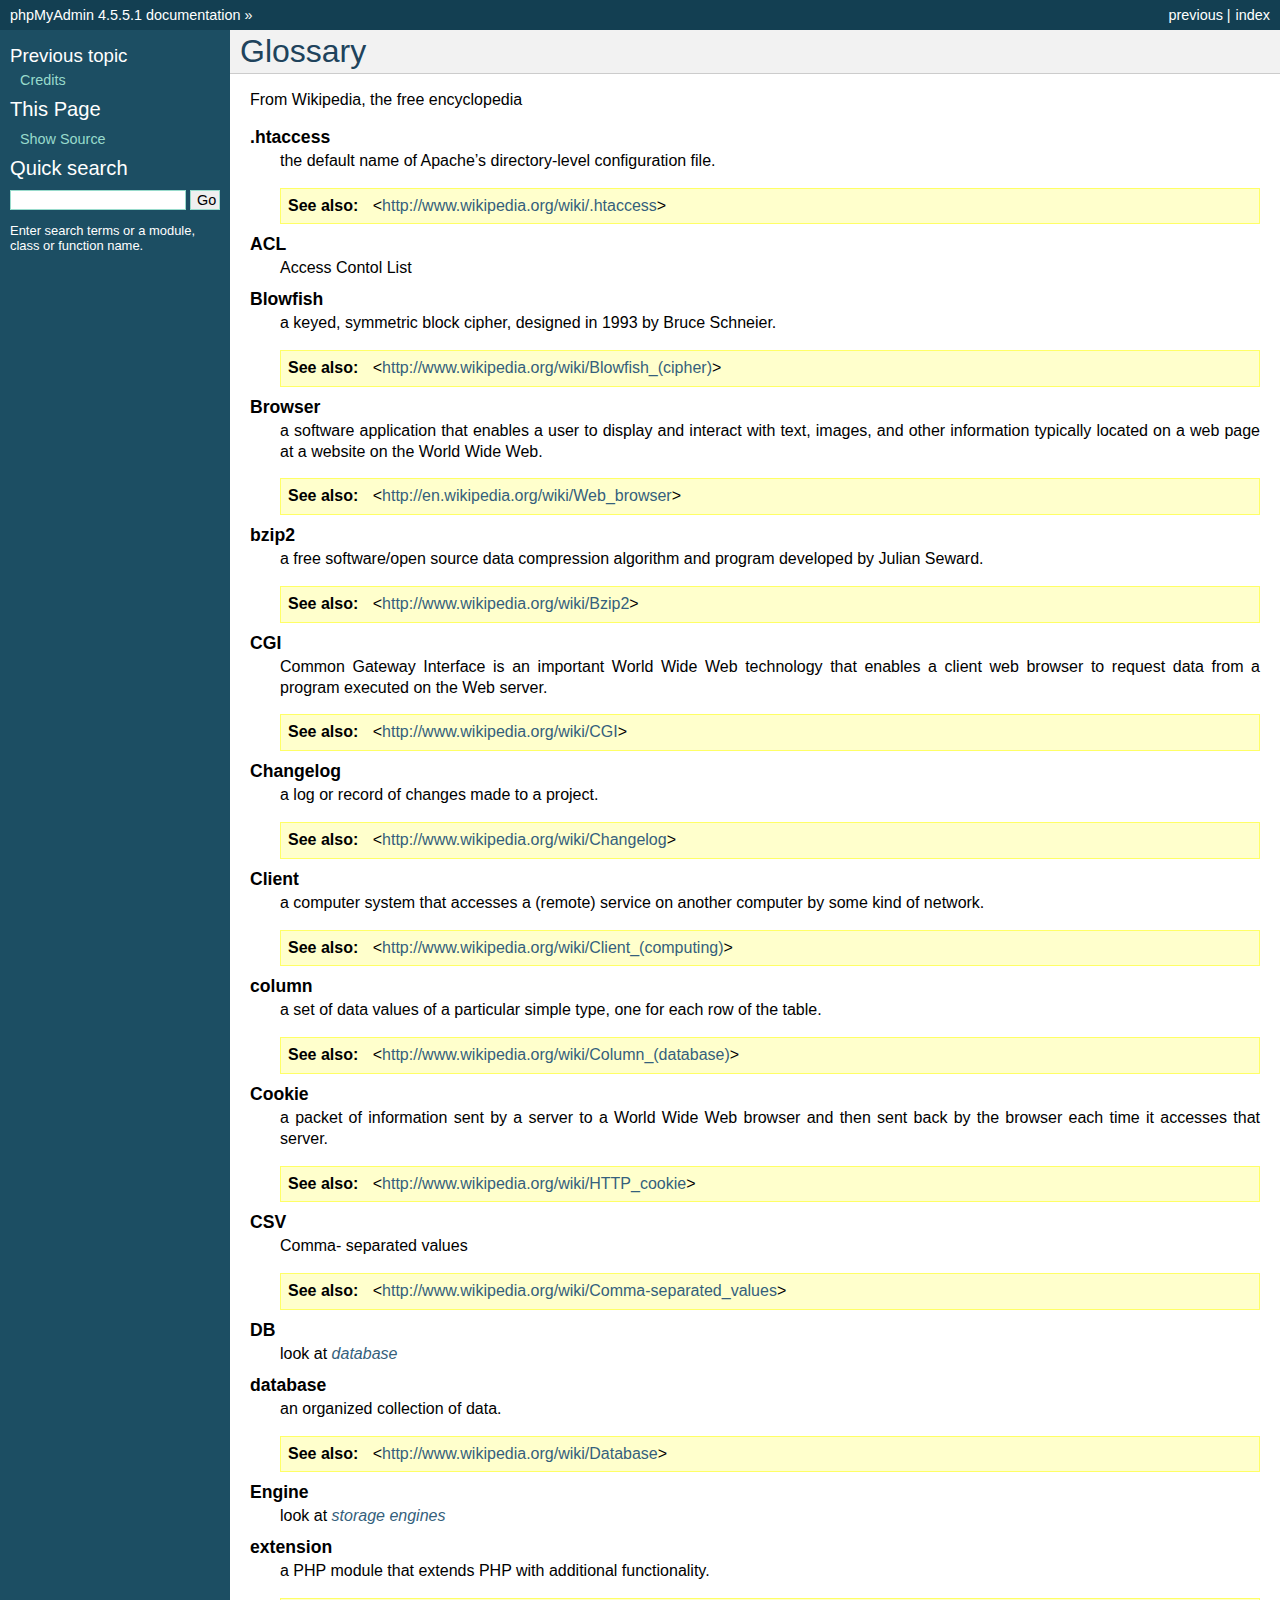
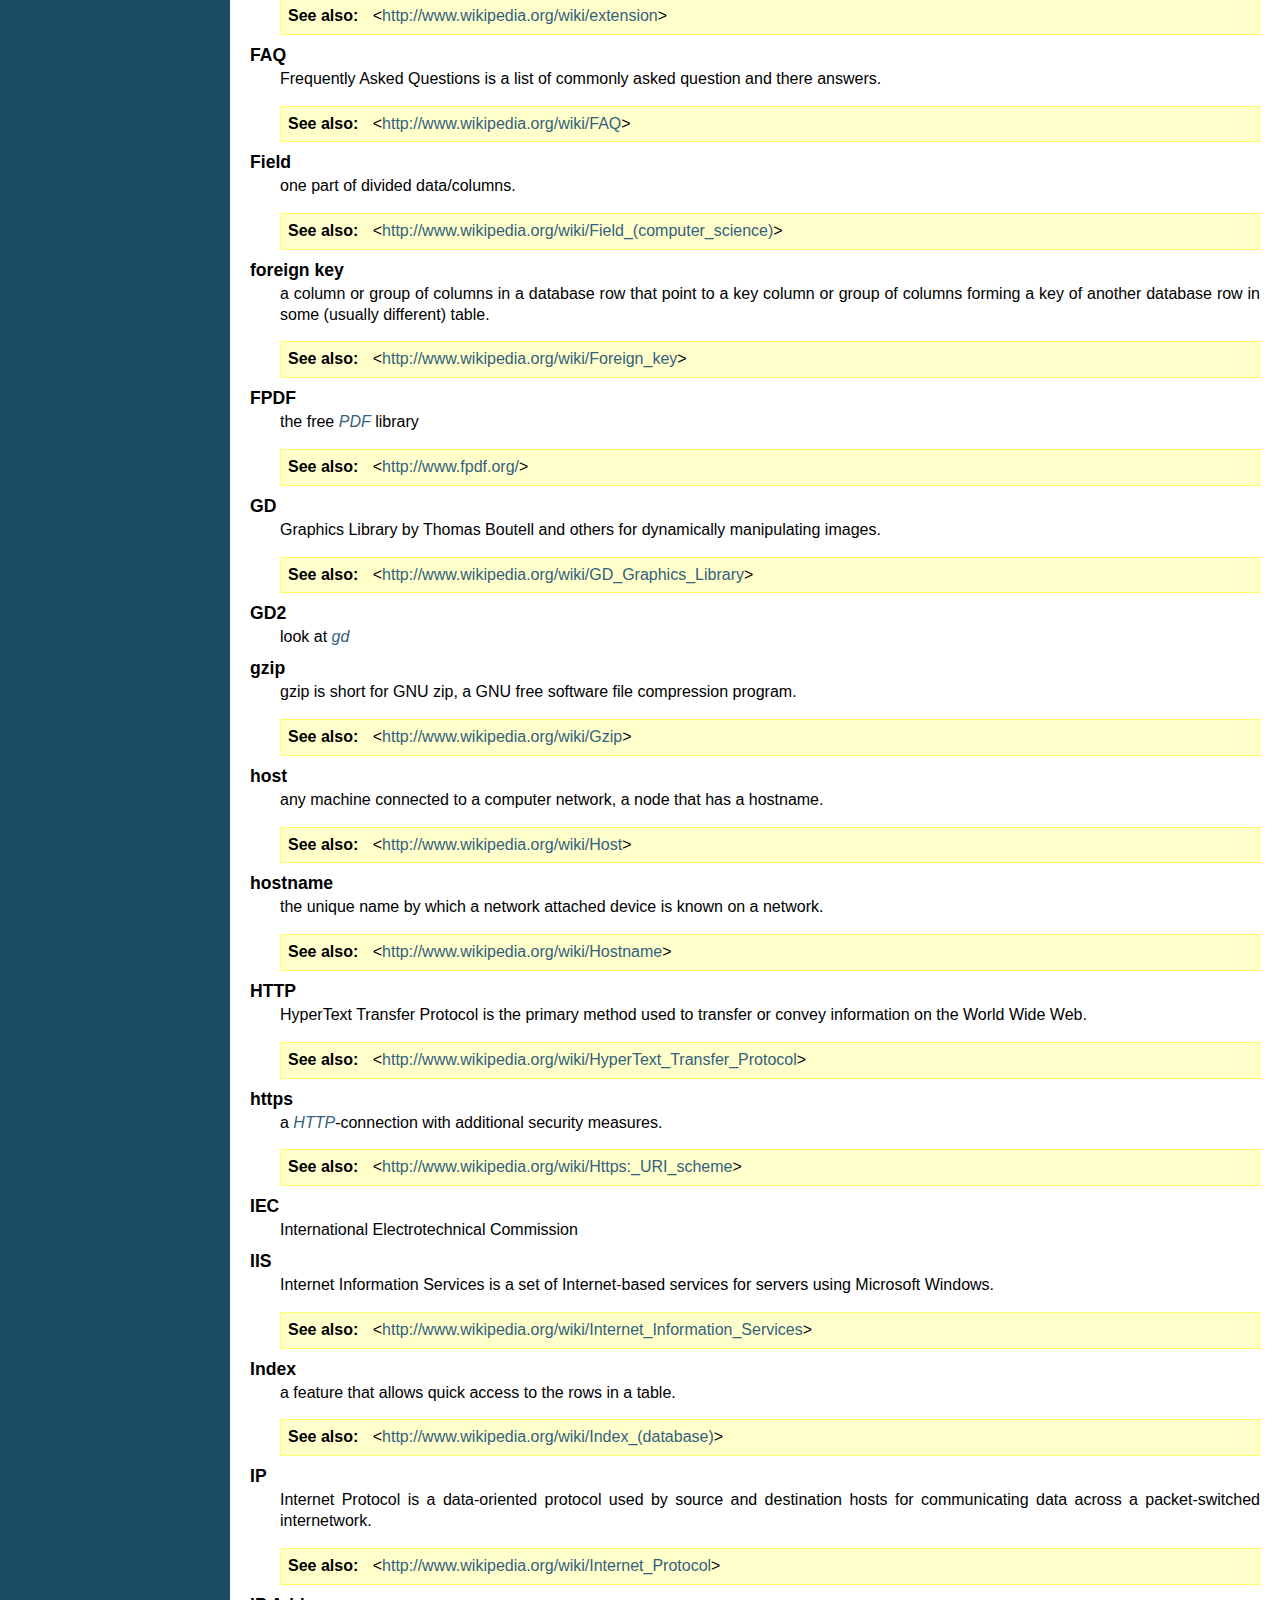
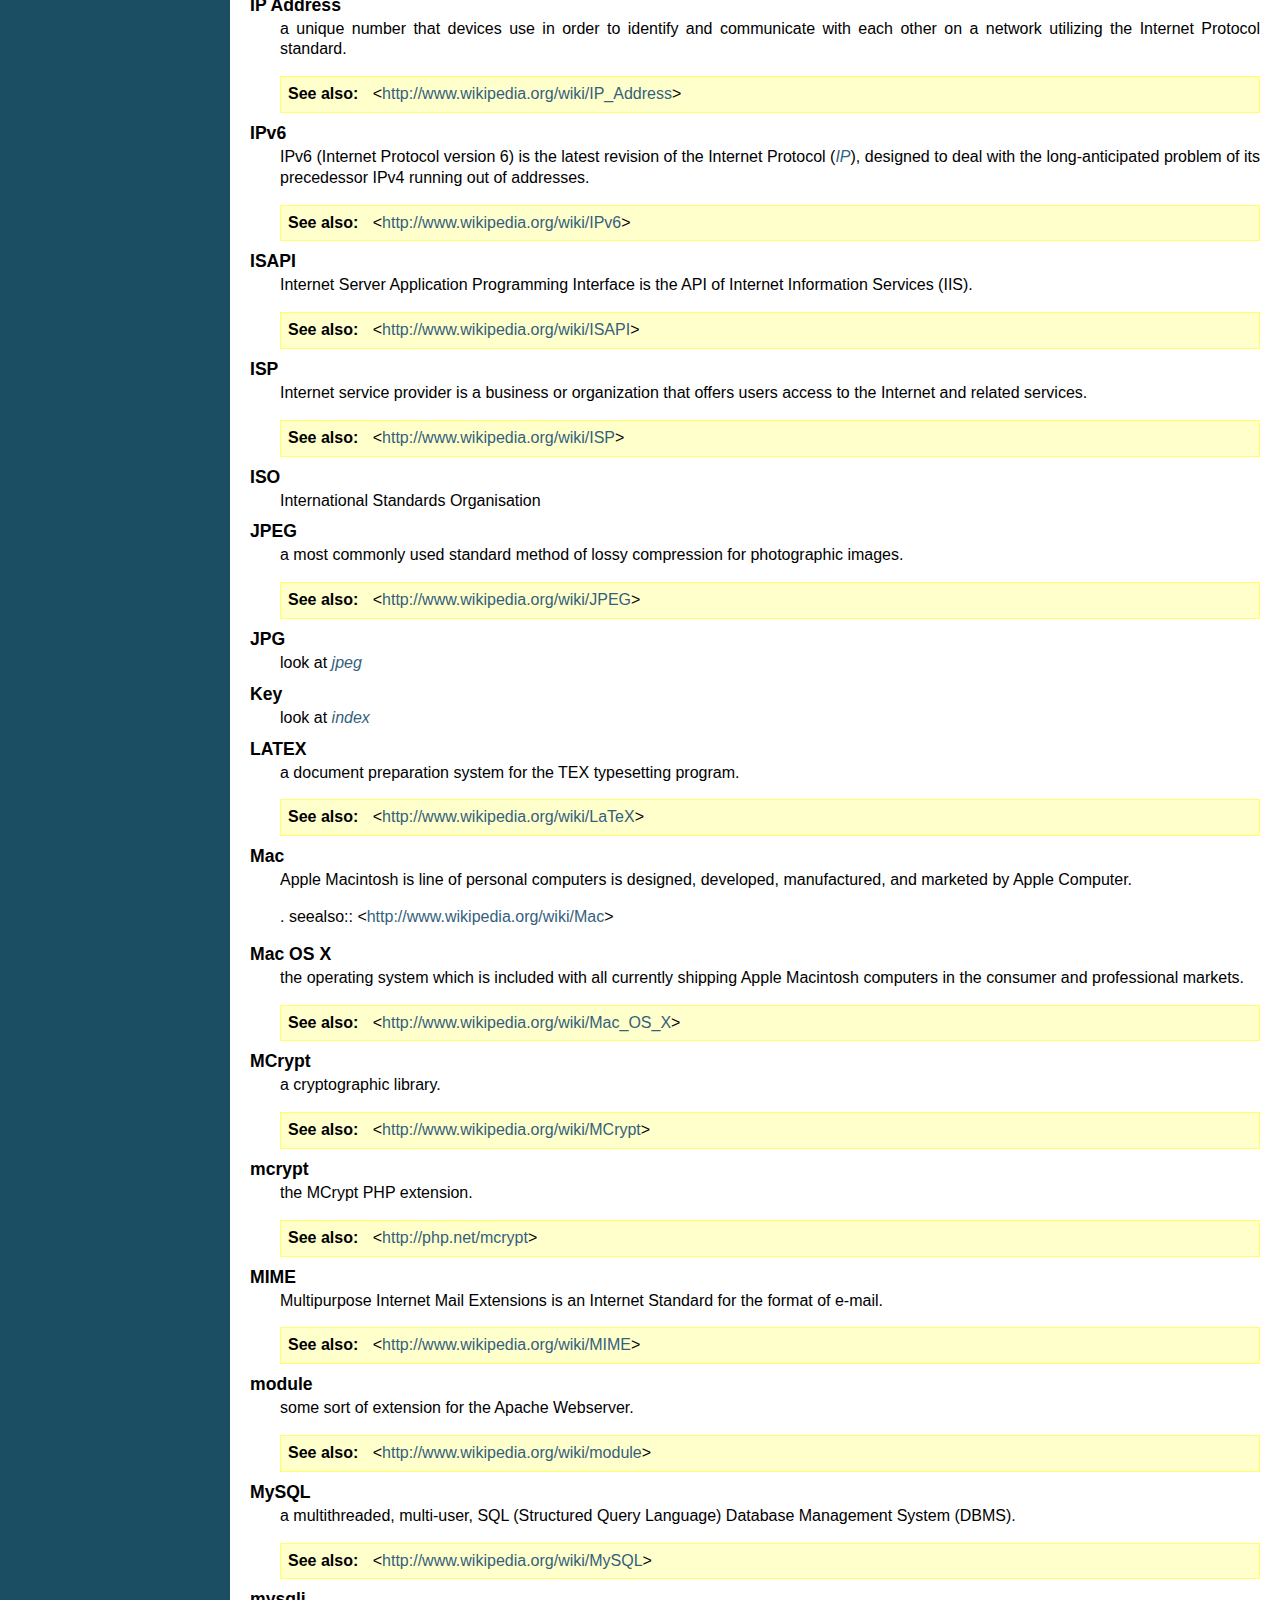
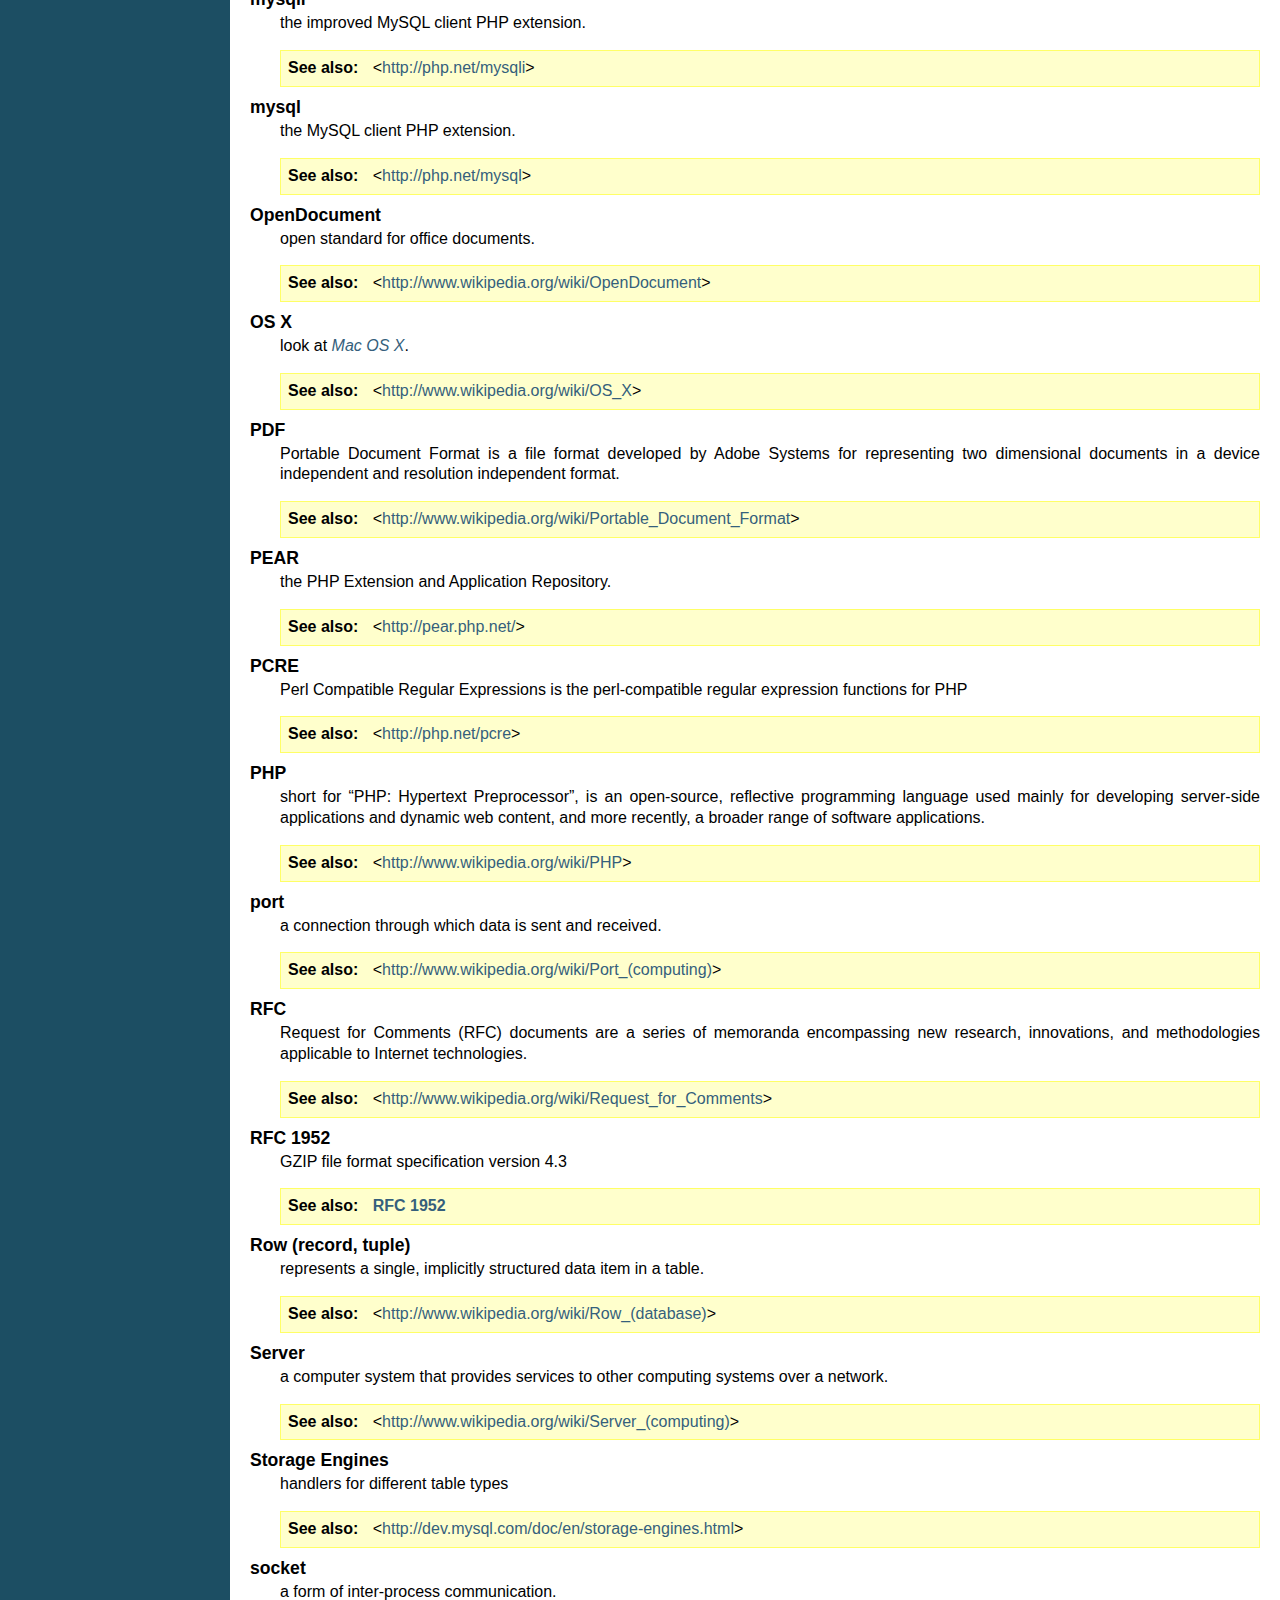
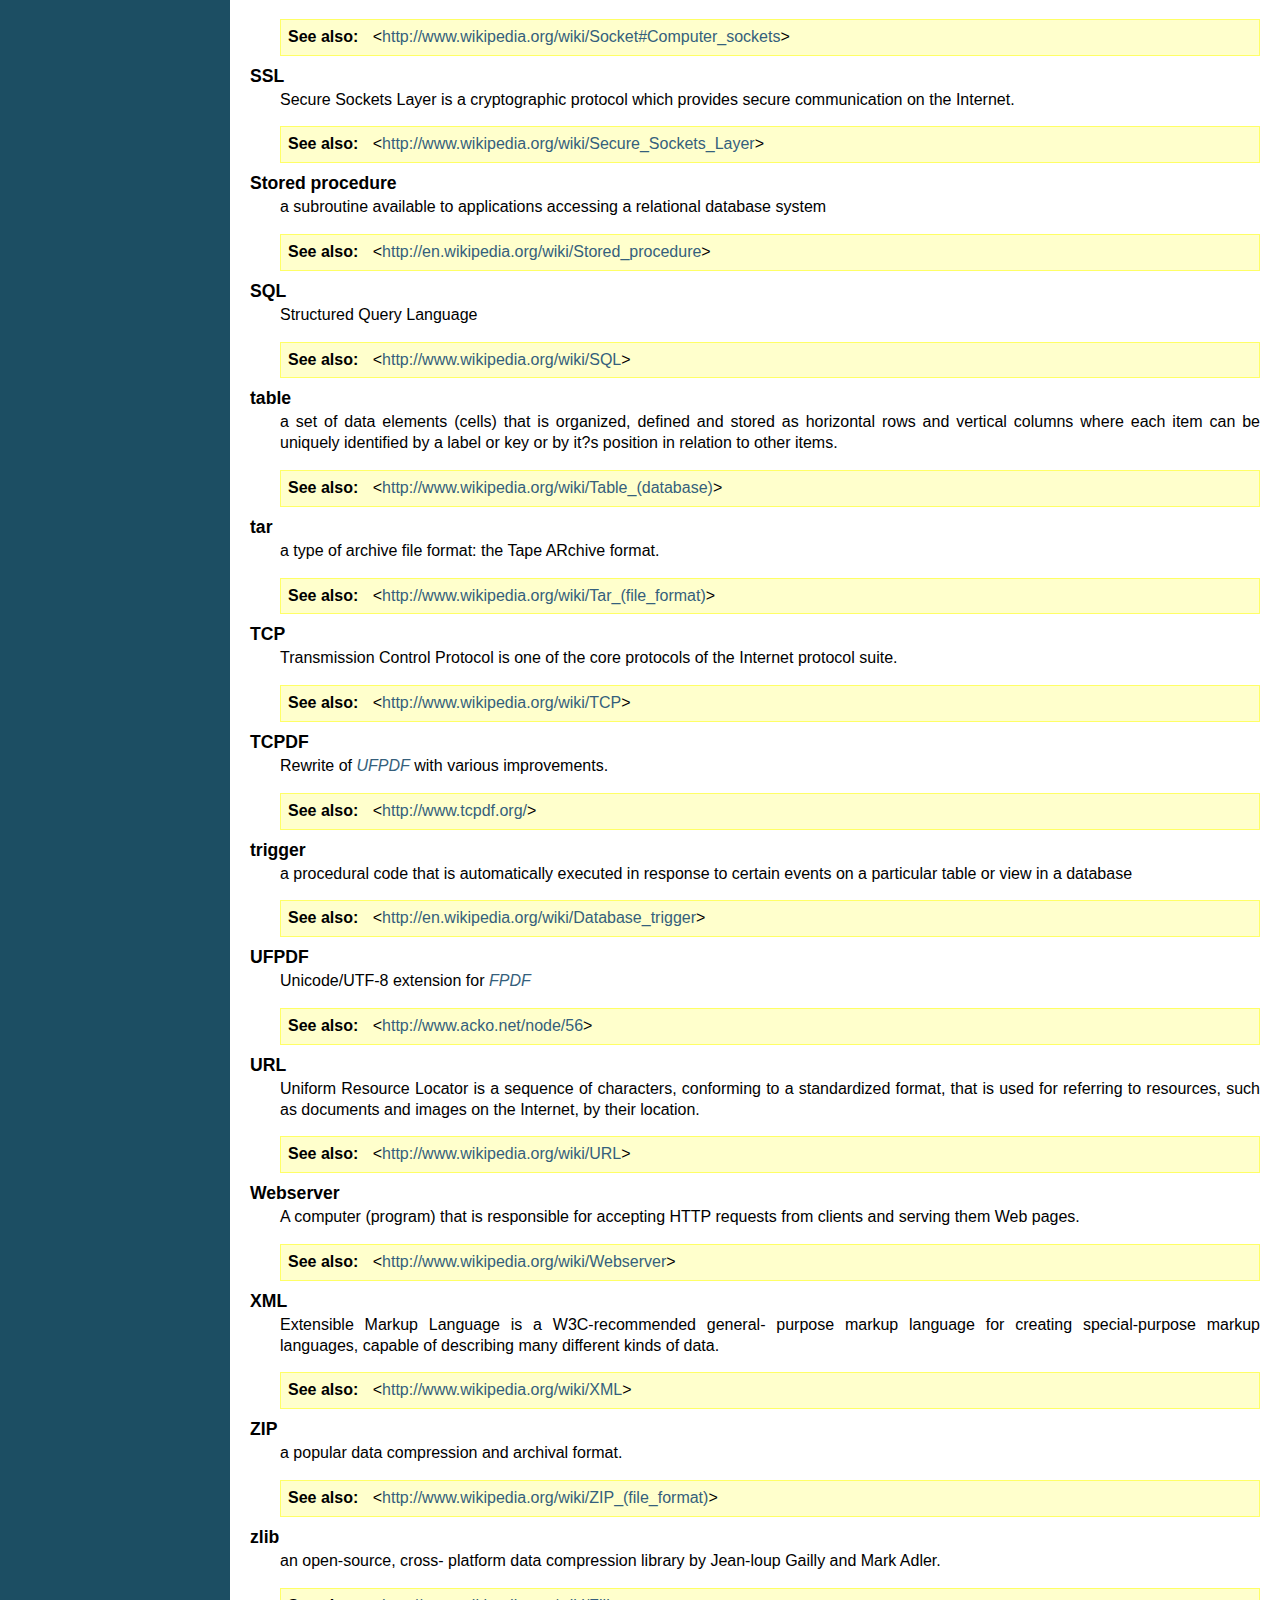
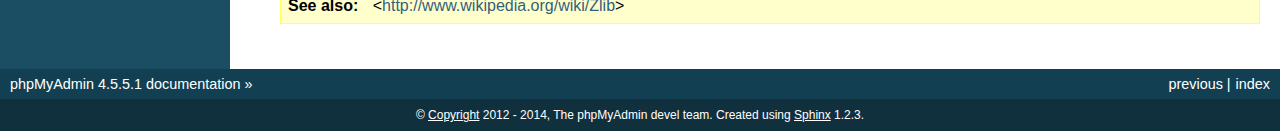
<file: phpMyAdmin/doc/html/glossary.html>
<!DOCTYPE html PUBLIC "-//W3C//DTD XHTML 1.0 Transitional//EN"
  "http://www.w3.org/TR/xhtml1/DTD/xhtml1-transitional.dtd">


<html xmlns="http://www.w3.org/1999/xhtml">
  <head>
    <meta http-equiv="Content-Type" content="text/html; charset=utf-8" />
    
    <title>Glossary &mdash; phpMyAdmin 4.5.5.1 documentation</title>
    
    <link rel="stylesheet" href="_static/default.css" type="text/css" />
    <link rel="stylesheet" href="_static/pygments.css" type="text/css" />
    
    <script type="text/javascript">
      var DOCUMENTATION_OPTIONS = {
        URL_ROOT:    './',
        VERSION:     '4.5.5.1',
        COLLAPSE_INDEX: false,
        FILE_SUFFIX: '.html',
        HAS_SOURCE:  true
      };
    </script>
    <script type="text/javascript" src="_static/jquery.js"></script>
    <script type="text/javascript" src="_static/underscore.js"></script>
    <script type="text/javascript" src="_static/doctools.js"></script>
    <link rel="copyright" title="Copyright" href="copyright.html" />
    <link rel="top" title="phpMyAdmin 4.5.5.1 documentation" href="index.html" />
    <link rel="prev" title="Credits" href="credits.html" /> 
  </head>
  <body>
    <div class="related">
      <h3>Navigation</h3>
      <ul>
        <li class="right" style="margin-right: 10px">
          <a href="genindex.html" title="General Index"
             accesskey="I">index</a></li>
        <li class="right" >
          <a href="credits.html" title="Credits"
             accesskey="P">previous</a> |</li>
        <li><a href="index.html">phpMyAdmin 4.5.5.1 documentation</a> &raquo;</li> 
      </ul>
    </div>  

    <div class="document">
      <div class="documentwrapper">
        <div class="bodywrapper">
          <div class="body">
            
  <div class="section" id="glossary">
<span id="id1"></span><h1>Glossary<a class="headerlink" href="#glossary" title="Permalink to this headline">¶</a></h1>
<p>From Wikipedia, the free encyclopedia</p>
<dl class="glossary docutils">
<dt id="term-htaccess">.htaccess</dt>
<dd><p class="first">the default name of Apache&#8217;s directory-level configuration file.</p>
<div class="last admonition seealso">
<p class="first admonition-title">See also</p>
<p class="last">&lt;<a class="reference external" href="http://www.wikipedia.org/wiki/.htaccess">http://www.wikipedia.org/wiki/.htaccess</a>&gt;</p>
</div>
</dd>
<dt id="term-acl">ACL</dt>
<dd>Access Contol List</dd>
<dt id="term-blowfish">Blowfish</dt>
<dd><p class="first">a keyed, symmetric block cipher, designed in 1993 by Bruce Schneier.</p>
<div class="last admonition seealso">
<p class="first admonition-title">See also</p>
<p class="last">&lt;<a class="reference external" href="http://www.wikipedia.org/wiki/Blowfish_(cipher)">http://www.wikipedia.org/wiki/Blowfish_(cipher)</a>&gt;</p>
</div>
</dd>
<dt id="term-browser">Browser</dt>
<dd><p class="first">a software application that enables a user to display and interact with text, images, and other information typically located on a web page at a website on the World Wide Web.</p>
<div class="last admonition seealso">
<p class="first admonition-title">See also</p>
<p class="last">&lt;<a class="reference external" href="http://en.wikipedia.org/wiki/Web_browser">http://en.wikipedia.org/wiki/Web_browser</a>&gt;</p>
</div>
</dd>
<dt id="term-bzip2">bzip2</dt>
<dd><p class="first">a free software/open source data compression algorithm and program developed by Julian Seward.</p>
<div class="last admonition seealso">
<p class="first admonition-title">See also</p>
<p class="last">&lt;<a class="reference external" href="http://www.wikipedia.org/wiki/Bzip2">http://www.wikipedia.org/wiki/Bzip2</a>&gt;</p>
</div>
</dd>
<dt id="term-cgi">CGI</dt>
<dd><p class="first">Common Gateway Interface is an important World Wide Web technology that
enables a client web browser to request data from a program executed on
the Web server.</p>
<div class="last admonition seealso">
<p class="first admonition-title">See also</p>
<p class="last">&lt;<a class="reference external" href="http://www.wikipedia.org/wiki/CGI">http://www.wikipedia.org/wiki/CGI</a>&gt;</p>
</div>
</dd>
<dt id="term-changelog">Changelog</dt>
<dd><p class="first">a log or record of changes made to a project.</p>
<div class="last admonition seealso">
<p class="first admonition-title">See also</p>
<p class="last">&lt;<a class="reference external" href="http://www.wikipedia.org/wiki/Changelog">http://www.wikipedia.org/wiki/Changelog</a>&gt;</p>
</div>
</dd>
<dt id="term-client">Client</dt>
<dd><p class="first">a computer system that accesses a (remote) service on another computer by some kind of network.</p>
<div class="last admonition seealso">
<p class="first admonition-title">See also</p>
<p class="last">&lt;<a class="reference external" href="http://www.wikipedia.org/wiki/Client_(computing)">http://www.wikipedia.org/wiki/Client_(computing)</a>&gt;</p>
</div>
</dd>
<dt id="term-column">column</dt>
<dd><p class="first">a set of data values of a particular simple type, one for each row of the table.</p>
<div class="last admonition seealso">
<p class="first admonition-title">See also</p>
<p class="last">&lt;<a class="reference external" href="http://www.wikipedia.org/wiki/Column_(database)">http://www.wikipedia.org/wiki/Column_(database)</a>&gt;</p>
</div>
</dd>
<dt id="term-cookie">Cookie</dt>
<dd><p class="first">a packet of information sent by a server to a World Wide Web browser and then sent back by the browser each time it accesses that server.</p>
<div class="last admonition seealso">
<p class="first admonition-title">See also</p>
<p class="last">&lt;<a class="reference external" href="http://www.wikipedia.org/wiki/HTTP_cookie">http://www.wikipedia.org/wiki/HTTP_cookie</a>&gt;</p>
</div>
</dd>
<dt id="term-csv">CSV</dt>
<dd><p class="first">Comma- separated values</p>
<div class="last admonition seealso">
<p class="first admonition-title">See also</p>
<p class="last">&lt;<a class="reference external" href="http://www.wikipedia.org/wiki/Comma-separated_values">http://www.wikipedia.org/wiki/Comma-separated_values</a>&gt;</p>
</div>
</dd>
<dt id="term-db">DB</dt>
<dd>look at <a class="reference internal" href="#term-database"><em class="xref std std-term">database</em></a></dd>
<dt id="term-database">database</dt>
<dd><p class="first">an organized collection of data.</p>
<div class="last admonition seealso">
<p class="first admonition-title">See also</p>
<p class="last">&lt;<a class="reference external" href="http://www.wikipedia.org/wiki/Database">http://www.wikipedia.org/wiki/Database</a>&gt;</p>
</div>
</dd>
<dt id="term-engine">Engine</dt>
<dd>look at <a class="reference internal" href="#term-storage-engines"><em class="xref std std-term">storage engines</em></a></dd>
<dt id="term-extension">extension</dt>
<dd><p class="first">a PHP module that extends PHP with additional functionality.</p>
<div class="last admonition seealso">
<p class="first admonition-title">See also</p>
<p class="last">&lt;<a class="reference external" href="http://www.wikipedia.org/wiki/extension">http://www.wikipedia.org/wiki/extension</a>&gt;</p>
</div>
</dd>
<dt id="term-faq">FAQ</dt>
<dd><p class="first">Frequently Asked Questions is a list of commonly asked question and there
answers.</p>
<div class="last admonition seealso">
<p class="first admonition-title">See also</p>
<p class="last">&lt;<a class="reference external" href="http://www.wikipedia.org/wiki/FAQ">http://www.wikipedia.org/wiki/FAQ</a>&gt;</p>
</div>
</dd>
<dt id="term-field">Field</dt>
<dd><p class="first">one part of divided data/columns.</p>
<div class="last admonition seealso">
<p class="first admonition-title">See also</p>
<p class="last">&lt;<a class="reference external" href="http://www.wikipedia.org/wiki/Field_(computer_science)">http://www.wikipedia.org/wiki/Field_(computer_science)</a>&gt;</p>
</div>
</dd>
<dt id="term-foreign-key">foreign key</dt>
<dd><p class="first">a column or group of columns in a database row that point to a key column
or group of columns forming a key of another database row in some
(usually different) table.</p>
<div class="last admonition seealso">
<p class="first admonition-title">See also</p>
<p class="last">&lt;<a class="reference external" href="http://www.wikipedia.org/wiki/Foreign_key">http://www.wikipedia.org/wiki/Foreign_key</a>&gt;</p>
</div>
</dd>
<dt id="term-fpdf">FPDF</dt>
<dd><p class="first">the free <a class="reference internal" href="#term-pdf"><em class="xref std std-term">PDF</em></a> library</p>
<div class="last admonition seealso">
<p class="first admonition-title">See also</p>
<p class="last">&lt;<a class="reference external" href="http://www.fpdf.org/">http://www.fpdf.org/</a>&gt;</p>
</div>
</dd>
<dt id="term-gd">GD</dt>
<dd><p class="first">Graphics Library by Thomas Boutell and others for dynamically manipulating images.</p>
<div class="last admonition seealso">
<p class="first admonition-title">See also</p>
<p class="last">&lt;<a class="reference external" href="http://www.wikipedia.org/wiki/GD_Graphics_Library">http://www.wikipedia.org/wiki/GD_Graphics_Library</a>&gt;</p>
</div>
</dd>
<dt id="term-gd2">GD2</dt>
<dd>look at <a class="reference internal" href="#term-gd"><em class="xref std std-term">gd</em></a></dd>
<dt id="term-gzip">gzip</dt>
<dd><p class="first">gzip is short for GNU zip, a GNU free software file compression program.</p>
<div class="last admonition seealso">
<p class="first admonition-title">See also</p>
<p class="last">&lt;<a class="reference external" href="http://www.wikipedia.org/wiki/Gzip">http://www.wikipedia.org/wiki/Gzip</a>&gt;</p>
</div>
</dd>
<dt id="term-host">host</dt>
<dd><p class="first">any machine connected to a computer network, a node that has a hostname.</p>
<div class="last admonition seealso">
<p class="first admonition-title">See also</p>
<p class="last">&lt;<a class="reference external" href="http://www.wikipedia.org/wiki/Host">http://www.wikipedia.org/wiki/Host</a>&gt;</p>
</div>
</dd>
<dt id="term-hostname">hostname</dt>
<dd><p class="first">the unique name by which a network attached device is known on a network.</p>
<div class="last admonition seealso">
<p class="first admonition-title">See also</p>
<p class="last">&lt;<a class="reference external" href="http://www.wikipedia.org/wiki/Hostname">http://www.wikipedia.org/wiki/Hostname</a>&gt;</p>
</div>
</dd>
<dt id="term-http">HTTP</dt>
<dd><p class="first">HyperText Transfer Protocol is the primary method used to transfer or
convey information on the World Wide Web.</p>
<div class="last admonition seealso">
<p class="first admonition-title">See also</p>
<p class="last">&lt;<a class="reference external" href="http://www.wikipedia.org/wiki/HyperText_Transfer_Protocol">http://www.wikipedia.org/wiki/HyperText_Transfer_Protocol</a>&gt;</p>
</div>
</dd>
<dt id="term-https">https</dt>
<dd><p class="first">a <a class="reference internal" href="#term-http"><em class="xref std std-term">HTTP</em></a>-connection with additional security measures.</p>
<div class="last admonition seealso">
<p class="first admonition-title">See also</p>
<p class="last">&lt;<a class="reference external" href="http://www.wikipedia.org/wiki/Https:_URI_scheme">http://www.wikipedia.org/wiki/Https:_URI_scheme</a>&gt;</p>
</div>
</dd>
<dt id="term-iec">IEC</dt>
<dd>International Electrotechnical Commission</dd>
<dt id="term-iis">IIS</dt>
<dd><p class="first">Internet Information Services is a set of Internet-based services for
servers using Microsoft Windows.</p>
<div class="last admonition seealso">
<p class="first admonition-title">See also</p>
<p class="last">&lt;<a class="reference external" href="http://www.wikipedia.org/wiki/Internet_Information_Services">http://www.wikipedia.org/wiki/Internet_Information_Services</a>&gt;</p>
</div>
</dd>
<dt id="term-index">Index</dt>
<dd><p class="first">a feature that allows quick access to the rows in a table.</p>
<div class="last admonition seealso">
<p class="first admonition-title">See also</p>
<p class="last">&lt;<a class="reference external" href="http://www.wikipedia.org/wiki/Index_(database)">http://www.wikipedia.org/wiki/Index_(database)</a>&gt;</p>
</div>
</dd>
<dt id="term-ip">IP</dt>
<dd><p class="first">Internet Protocol is a data-oriented protocol used by source and
destination hosts for communicating data across a packet-switched
internetwork.</p>
<div class="last admonition seealso">
<p class="first admonition-title">See also</p>
<p class="last">&lt;<a class="reference external" href="http://www.wikipedia.org/wiki/Internet_Protocol">http://www.wikipedia.org/wiki/Internet_Protocol</a>&gt;</p>
</div>
</dd>
<dt id="term-ip-address">IP Address</dt>
<dd><p class="first">a unique number that devices use in order to identify and communicate with each other on a network utilizing the Internet Protocol standard.</p>
<div class="last admonition seealso">
<p class="first admonition-title">See also</p>
<p class="last">&lt;<a class="reference external" href="http://www.wikipedia.org/wiki/IP_Address">http://www.wikipedia.org/wiki/IP_Address</a>&gt;</p>
</div>
</dd>
<dt id="term-ipv6">IPv6</dt>
<dd><p class="first">IPv6 (Internet Protocol version 6) is the latest revision of the
Internet Protocol (<a class="reference internal" href="#term-ip"><em class="xref std std-term">IP</em></a>), designed to deal with the
long-anticipated problem of its precedessor IPv4 running out of addresses.</p>
<div class="last admonition seealso">
<p class="first admonition-title">See also</p>
<p class="last">&lt;<a class="reference external" href="http://www.wikipedia.org/wiki/IPv6">http://www.wikipedia.org/wiki/IPv6</a>&gt;</p>
</div>
</dd>
<dt id="term-isapi">ISAPI</dt>
<dd><p class="first">Internet Server Application Programming Interface is the API of Internet Information Services (IIS).</p>
<div class="last admonition seealso">
<p class="first admonition-title">See also</p>
<p class="last">&lt;<a class="reference external" href="http://www.wikipedia.org/wiki/ISAPI">http://www.wikipedia.org/wiki/ISAPI</a>&gt;</p>
</div>
</dd>
<dt id="term-isp">ISP</dt>
<dd><p class="first">Internet service provider is a business or organization that offers users
access to the Internet and related services.</p>
<div class="last admonition seealso">
<p class="first admonition-title">See also</p>
<p class="last">&lt;<a class="reference external" href="http://www.wikipedia.org/wiki/ISP">http://www.wikipedia.org/wiki/ISP</a>&gt;</p>
</div>
</dd>
<dt id="term-iso">ISO</dt>
<dd>International Standards Organisation</dd>
<dt id="term-jpeg">JPEG</dt>
<dd><p class="first">a most commonly used standard method of lossy compression for photographic images.</p>
<div class="last admonition seealso">
<p class="first admonition-title">See also</p>
<p class="last">&lt;<a class="reference external" href="http://www.wikipedia.org/wiki/JPEG">http://www.wikipedia.org/wiki/JPEG</a>&gt;</p>
</div>
</dd>
<dt id="term-jpg">JPG</dt>
<dd>look at <a class="reference internal" href="#term-jpeg"><em class="xref std std-term">jpeg</em></a></dd>
<dt id="term-key">Key</dt>
<dd>look at <a class="reference internal" href="#term-index"><em class="xref std std-term">index</em></a></dd>
<dt id="term-latex">LATEX</dt>
<dd><p class="first">a document preparation system for the TEX typesetting program.</p>
<div class="last admonition seealso">
<p class="first admonition-title">See also</p>
<p class="last">&lt;<a class="reference external" href="http://www.wikipedia.org/wiki/LaTeX">http://www.wikipedia.org/wiki/LaTeX</a>&gt;</p>
</div>
</dd>
<dt id="term-mac">Mac</dt>
<dd><p class="first">Apple Macintosh is line of personal computers is designed, developed, manufactured, and marketed by Apple Computer.</p>
<p class="last">. seealso:: &lt;<a class="reference external" href="http://www.wikipedia.org/wiki/Mac">http://www.wikipedia.org/wiki/Mac</a>&gt;</p>
</dd>
<dt id="term-mac-os-x">Mac OS X</dt>
<dd><p class="first">the operating system which is included with all currently shipping Apple Macintosh computers in the consumer and professional markets.</p>
<div class="last admonition seealso">
<p class="first admonition-title">See also</p>
<p class="last">&lt;<a class="reference external" href="http://www.wikipedia.org/wiki/Mac_OS_X">http://www.wikipedia.org/wiki/Mac_OS_X</a>&gt;</p>
</div>
</dd>
<dt id="term-mcrypt">MCrypt</dt>
<dd><p class="first">a cryptographic library.</p>
<div class="last admonition seealso">
<p class="first admonition-title">See also</p>
<p class="last">&lt;<a class="reference external" href="http://www.wikipedia.org/wiki/MCrypt">http://www.wikipedia.org/wiki/MCrypt</a>&gt;</p>
</div>
</dd>
<dt id="term-42">mcrypt</dt>
<dd><p class="first">the MCrypt PHP extension.</p>
<div class="last admonition seealso">
<p class="first admonition-title">See also</p>
<p class="last">&lt;<a class="reference external" href="http://php.net/mcrypt">http://php.net/mcrypt</a>&gt;</p>
</div>
</dd>
<dt id="term-mime">MIME</dt>
<dd><p class="first">Multipurpose Internet Mail Extensions is
an Internet Standard for the format of e-mail.</p>
<div class="last admonition seealso">
<p class="first admonition-title">See also</p>
<p class="last">&lt;<a class="reference external" href="http://www.wikipedia.org/wiki/MIME">http://www.wikipedia.org/wiki/MIME</a>&gt;</p>
</div>
</dd>
<dt id="term-module">module</dt>
<dd><p class="first">some sort of extension for the Apache Webserver.</p>
<div class="last admonition seealso">
<p class="first admonition-title">See also</p>
<p class="last">&lt;<a class="reference external" href="http://www.wikipedia.org/wiki/module">http://www.wikipedia.org/wiki/module</a>&gt;</p>
</div>
</dd>
<dt id="term-mysql">MySQL</dt>
<dd><p class="first">a multithreaded, multi-user, SQL (Structured Query Language) Database Management System (DBMS).</p>
<div class="last admonition seealso">
<p class="first admonition-title">See also</p>
<p class="last">&lt;<a class="reference external" href="http://www.wikipedia.org/wiki/MySQL">http://www.wikipedia.org/wiki/MySQL</a>&gt;</p>
</div>
</dd>
<dt id="term-mysqli">mysqli</dt>
<dd><p class="first">the improved MySQL client PHP extension.</p>
<div class="last admonition seealso">
<p class="first admonition-title">See also</p>
<p class="last">&lt;<a class="reference external" href="http://php.net/mysqli">http://php.net/mysqli</a>&gt;</p>
</div>
</dd>
<dt id="term-47">mysql</dt>
<dd><p class="first">the MySQL client PHP extension.</p>
<div class="last admonition seealso">
<p class="first admonition-title">See also</p>
<p class="last">&lt;<a class="reference external" href="http://php.net/mysql">http://php.net/mysql</a>&gt;</p>
</div>
</dd>
<dt id="term-opendocument">OpenDocument</dt>
<dd><p class="first">open standard for office documents.</p>
<div class="last admonition seealso">
<p class="first admonition-title">See also</p>
<p class="last">&lt;<a class="reference external" href="http://www.wikipedia.org/wiki/OpenDocument">http://www.wikipedia.org/wiki/OpenDocument</a>&gt;</p>
</div>
</dd>
<dt id="term-os-x">OS X</dt>
<dd><p class="first">look at <a class="reference internal" href="#term-mac-os-x"><em class="xref std std-term">Mac OS X</em></a>.</p>
<div class="last admonition seealso">
<p class="first admonition-title">See also</p>
<p class="last">&lt;<a class="reference external" href="http://www.wikipedia.org/wiki/OS_X">http://www.wikipedia.org/wiki/OS_X</a>&gt;</p>
</div>
</dd>
<dt id="term-pdf">PDF</dt>
<dd><p class="first">Portable Document Format is a file format developed by Adobe Systems for
representing two dimensional documents in a device independent and
resolution independent format.</p>
<div class="last admonition seealso">
<p class="first admonition-title">See also</p>
<p class="last">&lt;<a class="reference external" href="http://www.wikipedia.org/wiki/Portable_Document_Format">http://www.wikipedia.org/wiki/Portable_Document_Format</a>&gt;</p>
</div>
</dd>
<dt id="term-pear">PEAR</dt>
<dd><p class="first">the PHP Extension and Application Repository.</p>
<div class="last admonition seealso">
<p class="first admonition-title">See also</p>
<p class="last">&lt;<a class="reference external" href="http://pear.php.net/">http://pear.php.net/</a>&gt;</p>
</div>
</dd>
<dt id="term-pcre">PCRE</dt>
<dd><p class="first">Perl Compatible Regular Expressions is the perl-compatible regular
expression functions for PHP</p>
<div class="last admonition seealso">
<p class="first admonition-title">See also</p>
<p class="last">&lt;<a class="reference external" href="http://php.net/pcre">http://php.net/pcre</a>&gt;</p>
</div>
</dd>
<dt id="term-php">PHP</dt>
<dd><p class="first">short for &#8220;PHP: Hypertext Preprocessor&#8221;, is an open-source, reflective
programming language used mainly for developing server-side applications
and dynamic web content, and more recently, a broader range of software
applications.</p>
<div class="last admonition seealso">
<p class="first admonition-title">See also</p>
<p class="last">&lt;<a class="reference external" href="http://www.wikipedia.org/wiki/PHP">http://www.wikipedia.org/wiki/PHP</a>&gt;</p>
</div>
</dd>
<dt id="term-port">port</dt>
<dd><p class="first">a connection through which data is sent and received.</p>
<div class="last admonition seealso">
<p class="first admonition-title">See also</p>
<p class="last">&lt;<a class="reference external" href="http://www.wikipedia.org/wiki/Port_(computing)">http://www.wikipedia.org/wiki/Port_(computing)</a>&gt;</p>
</div>
</dd>
<dt id="term-rfc">RFC</dt>
<dd><p class="first">Request for Comments (RFC) documents are a series of memoranda
encompassing new research, innovations, and methodologies applicable to
Internet technologies.</p>
<div class="last admonition seealso">
<p class="first admonition-title">See also</p>
<p class="last">&lt;<a class="reference external" href="http://www.wikipedia.org/wiki/Request_for_Comments">http://www.wikipedia.org/wiki/Request_for_Comments</a>&gt;</p>
</div>
</dd>
<dt id="term-rfc-1952">RFC 1952</dt>
<dd><p class="first">GZIP file format specification version 4.3</p>
<div class="last admonition seealso">
<p class="first admonition-title">See also</p>
<p class="last"><span class="target" id="index-0"></span><a class="rfc reference external" href="http://tools.ietf.org/html/rfc1952.html"><strong>RFC 1952</strong></a></p>
</div>
</dd>
<dt id="term-row-record-tuple">Row (record, tuple)</dt>
<dd><p class="first">represents a single, implicitly structured data item in a table.</p>
<div class="last admonition seealso">
<p class="first admonition-title">See also</p>
<p class="last">&lt;<a class="reference external" href="http://www.wikipedia.org/wiki/Row_(database)">http://www.wikipedia.org/wiki/Row_(database)</a>&gt;</p>
</div>
</dd>
<dt id="term-server">Server</dt>
<dd><p class="first">a computer system that provides services to other computing systems over a network.</p>
<div class="last admonition seealso">
<p class="first admonition-title">See also</p>
<p class="last">&lt;<a class="reference external" href="http://www.wikipedia.org/wiki/Server_(computing)">http://www.wikipedia.org/wiki/Server_(computing)</a>&gt;</p>
</div>
</dd>
<dt id="term-storage-engines">Storage Engines</dt>
<dd><p class="first">handlers for different table types</p>
<div class="last admonition seealso">
<p class="first admonition-title">See also</p>
<p class="last">&lt;<a class="reference external" href="http://dev.mysql.com/doc/en/storage-engines.html">http://dev.mysql.com/doc/en/storage-engines.html</a>&gt;</p>
</div>
</dd>
<dt id="term-socket">socket</dt>
<dd><p class="first">a form of inter-process communication.</p>
<div class="last admonition seealso">
<p class="first admonition-title">See also</p>
<p class="last">&lt;<a class="reference external" href="http://www.wikipedia.org/wiki/Socket#Computer_sockets">http://www.wikipedia.org/wiki/Socket#Computer_sockets</a>&gt;</p>
</div>
</dd>
<dt id="term-ssl">SSL</dt>
<dd><p class="first">Secure Sockets Layer is a cryptographic protocol which provides secure
communication on the Internet.</p>
<div class="last admonition seealso">
<p class="first admonition-title">See also</p>
<p class="last">&lt;<a class="reference external" href="http://www.wikipedia.org/wiki/Secure_Sockets_Layer">http://www.wikipedia.org/wiki/Secure_Sockets_Layer</a>&gt;</p>
</div>
</dd>
<dt id="term-stored-procedure">Stored procedure</dt>
<dd><p class="first">a subroutine available to applications accessing a relational database system</p>
<div class="last admonition seealso">
<p class="first admonition-title">See also</p>
<p class="last">&lt;<a class="reference external" href="http://en.wikipedia.org/wiki/Stored_procedure">http://en.wikipedia.org/wiki/Stored_procedure</a>&gt;</p>
</div>
</dd>
<dt id="term-sql">SQL</dt>
<dd><p class="first">Structured Query Language</p>
<div class="last admonition seealso">
<p class="first admonition-title">See also</p>
<p class="last">&lt;<a class="reference external" href="http://www.wikipedia.org/wiki/SQL">http://www.wikipedia.org/wiki/SQL</a>&gt;</p>
</div>
</dd>
<dt id="term-table">table</dt>
<dd><p class="first">a set of data elements (cells) that is organized, defined and stored as
horizontal rows and vertical columns where each item can be uniquely
identified by a label or key or by it?s position in relation to other
items.</p>
<div class="last admonition seealso">
<p class="first admonition-title">See also</p>
<p class="last">&lt;<a class="reference external" href="http://www.wikipedia.org/wiki/Table_(database)">http://www.wikipedia.org/wiki/Table_(database)</a>&gt;</p>
</div>
</dd>
<dt id="term-tar">tar</dt>
<dd><p class="first">a type of archive file format: the Tape ARchive format.</p>
<div class="last admonition seealso">
<p class="first admonition-title">See also</p>
<p class="last">&lt;<a class="reference external" href="http://www.wikipedia.org/wiki/Tar_(file_format)">http://www.wikipedia.org/wiki/Tar_(file_format)</a>&gt;</p>
</div>
</dd>
<dt id="term-tcp">TCP</dt>
<dd><p class="first">Transmission Control Protocol is one of the core protocols of the
Internet protocol suite.</p>
<div class="last admonition seealso">
<p class="first admonition-title">See also</p>
<p class="last">&lt;<a class="reference external" href="http://www.wikipedia.org/wiki/TCP">http://www.wikipedia.org/wiki/TCP</a>&gt;</p>
</div>
</dd>
<dt id="term-tcpdf">TCPDF</dt>
<dd><p class="first">Rewrite of <a class="reference internal" href="#term-ufpdf"><em class="xref std std-term">UFPDF</em></a> with various improvements.</p>
<div class="last admonition seealso">
<p class="first admonition-title">See also</p>
<p class="last">&lt;<a class="reference external" href="http://www.tcpdf.org/">http://www.tcpdf.org/</a>&gt;</p>
</div>
</dd>
<dt id="term-trigger">trigger</dt>
<dd><p class="first">a procedural code that is automatically executed in response to certain events on a particular table or view in a database</p>
<div class="last admonition seealso">
<p class="first admonition-title">See also</p>
<p class="last">&lt;<a class="reference external" href="http://en.wikipedia.org/wiki/Database_trigger">http://en.wikipedia.org/wiki/Database_trigger</a>&gt;</p>
</div>
</dd>
<dt id="term-ufpdf">UFPDF</dt>
<dd><p class="first">Unicode/UTF-8 extension for <a class="reference internal" href="#term-fpdf"><em class="xref std std-term">FPDF</em></a></p>
<div class="last admonition seealso">
<p class="first admonition-title">See also</p>
<p class="last">&lt;<a class="reference external" href="http://www.acko.net/node/56">http://www.acko.net/node/56</a>&gt;</p>
</div>
</dd>
<dt id="term-url">URL</dt>
<dd><p class="first">Uniform Resource Locator is a sequence of characters, conforming to a
standardized format, that is used for referring to resources, such as
documents and images on the Internet, by their location.</p>
<div class="last admonition seealso">
<p class="first admonition-title">See also</p>
<p class="last">&lt;<a class="reference external" href="http://www.wikipedia.org/wiki/URL">http://www.wikipedia.org/wiki/URL</a>&gt;</p>
</div>
</dd>
<dt id="term-webserver">Webserver</dt>
<dd><p class="first">A computer (program) that is responsible for accepting HTTP requests from clients and serving them Web pages.</p>
<div class="last admonition seealso">
<p class="first admonition-title">See also</p>
<p class="last">&lt;<a class="reference external" href="http://www.wikipedia.org/wiki/Webserver">http://www.wikipedia.org/wiki/Webserver</a>&gt;</p>
</div>
</dd>
<dt id="term-xml">XML</dt>
<dd><p class="first">Extensible Markup Language is a W3C-recommended general- purpose markup
language for creating special-purpose markup languages, capable of
describing many different kinds of data.</p>
<div class="last admonition seealso">
<p class="first admonition-title">See also</p>
<p class="last">&lt;<a class="reference external" href="http://www.wikipedia.org/wiki/XML">http://www.wikipedia.org/wiki/XML</a>&gt;</p>
</div>
</dd>
<dt id="term-zip">ZIP</dt>
<dd><p class="first">a popular data compression and archival format.</p>
<div class="last admonition seealso">
<p class="first admonition-title">See also</p>
<p class="last">&lt;<a class="reference external" href="http://www.wikipedia.org/wiki/ZIP_(file_format)">http://www.wikipedia.org/wiki/ZIP_(file_format)</a>&gt;</p>
</div>
</dd>
<dt id="term-zlib">zlib</dt>
<dd><p class="first">an open-source, cross- platform data compression library by Jean-loup Gailly and Mark Adler.</p>
<div class="last admonition seealso">
<p class="first admonition-title">See also</p>
<p class="last">&lt;<a class="reference external" href="http://www.wikipedia.org/wiki/Zlib">http://www.wikipedia.org/wiki/Zlib</a>&gt;</p>
</div>
</dd>
</dl>
</div>


          </div>
        </div>
      </div>
      <div class="sphinxsidebar">
        <div class="sphinxsidebarwrapper">
  <h4>Previous topic</h4>
  <p class="topless"><a href="credits.html"
                        title="previous chapter">Credits</a></p>
  <h3>This Page</h3>
  <ul class="this-page-menu">
    <li><a href="_sources/glossary.txt"
           rel="nofollow">Show Source</a></li>
  </ul>
<div id="searchbox" style="display: none">
  <h3>Quick search</h3>
    <form class="search" action="search.html" method="get">
      <input type="text" name="q" />
      <input type="submit" value="Go" />
      <input type="hidden" name="check_keywords" value="yes" />
      <input type="hidden" name="area" value="default" />
    </form>
    <p class="searchtip" style="font-size: 90%">
    Enter search terms or a module, class or function name.
    </p>
</div>
<script type="text/javascript">$('#searchbox').show(0);</script>
        </div>
      </div>
      <div class="clearer"></div>
    </div>
    <div class="related">
      <h3>Navigation</h3>
      <ul>
        <li class="right" style="margin-right: 10px">
          <a href="genindex.html" title="General Index"
             >index</a></li>
        <li class="right" >
          <a href="credits.html" title="Credits"
             >previous</a> |</li>
        <li><a href="index.html">phpMyAdmin 4.5.5.1 documentation</a> &raquo;</li> 
      </ul>
    </div>
    <div class="footer">
        &copy; <a href="copyright.html">Copyright</a> 2012 - 2014, The phpMyAdmin devel team.
      Created using <a href="http://sphinx-doc.org/">Sphinx</a> 1.2.3.
    </div>
  </body>
</html>
</file>
<file: 3d/app.css>
body {
  margin: 0;
  background: #3D4C59;
  font-family: sans-serif;
  font-weight: 300; }

.wrapper {
  margin-left: -100px;
  margin-top: -30px;
  transform: rotateY(30deg) rotateZ(-10deg) rotateX(30deg);
  transform-style: preserve-3d;
  -webkit-transform-style: preserve-3d; }

.header {
  font-family: sans-serif;
  width: 100%;
  height: 125px;
  margin-bottom: 50px;
  box-sizing: border-box;
  background-color: #000;
  padding: 30px 200px;
  font-size: 50px;
  color: #fff;
  letter-spacing: 0.1em;
  font-weight: 500; }
  .header span {
    font-size: 36px; }

.buttons {
  margin-left: 200px;
  display: inline-block;
  vertical-align: top;
  box-shadow: -3px 3px 60px 10px rgba(0, 0, 0, 0.6);
  width: 250px;
  height: 510px;
  position: relative;
  z-index: 3;
  background-color: rgba(0, 0, 0, 0.4); }
  .buttons .button {
    width: 100%;
    height: 120px;
    position: absolute;
    left: 0; }
    .buttons .button.red {
      top: 0px; }
      .buttons .button.red .top.side {
        background-color: #e74c3c; }
      .buttons .button.red .left.side {
        background-color: #d62c1a; }
      .buttons .button.red .bottom.side {
        background-color: #a82315; }
    .buttons .button.purple {
      top: 130px; }
      .buttons .button.purple .top.side {
        background-color: #9b59b6; }
      .buttons .button.purple .left.side {
        background-color: #804399; }
      .buttons .button.purple .bottom.side {
        background-color: #623475; }
    .buttons .button.yellow {
      top: 260px; }
      .buttons .button.yellow .top.side {
        background-color: #f1c40f; }
      .buttons .button.yellow .left.side {
        background-color: #c29d0b; }
      .buttons .button.yellow .bottom.side {
        background-color: #927608; }
    .buttons .button.green {
      top: 390px; }
      .buttons .button.green .top.side {
        background-color: #2ecc71; }
      .buttons .button.green .left.side {
        background-color: #25a25a; }
      .buttons .button.green .bottom.side {
        background-color: #1b7943; }
    .buttons .button .side {
      position: absolute;
      top: 0;
      left: 0; }
      .buttons .button .side.top {
        width: 100%;
        height: 120px;
        box-sizing: border-box;
        transform-origin: 0 0;
        transform: translateZ(80px);
        padding: 10px 20px;
        font-size: 20px;
        color: #fff; }
      .buttons .button .side.left {
        width: 80px;
        height: 120px;
        transform-origin: 0 0;
        transform: rotateY(90deg) translateX(-80px); }
      .buttons .button .side.bottom {
        width: 100%;
        height: 80px;
        transform-origin: 0 0;
        transform: rotateX(90deg) translateZ(-120px); }
    .buttons .button:hover .side.top {
      transform: translateZ(60px); }
    .buttons .button:hover .side.left {
      width: 60px;
      transform: rotateY(90deg) translateX(-60px); }
    .buttons .button:hover .side.bottom {
      height: 60px; }

.login {
  display: inline-block;
  width: 440px;
  height: 400px;
  position: relative;
  vertical-align: top;
  z-index: 2;
  margin-left: 30px; }
  .login .charts {
    height: 240px;
    width: 100%; }
    .login .charts .chart {
      width: 220px;
      height: 220px;
      position: absolute;
      top: 0;
      border-radius: 50%;
      background-color: #fff; }
      .login .charts .chart.one {
        left: 0; }
      .login .charts .chart.two {
        left: 230px; }
    .login .charts .progress {
      position: absolute;
      top: 0;
      left: 0;
      width: 220px;
      height: 220px;
      border-top-right-radius: 50%;
      border-bottom-right-radius: 50%;
      overflow: hidden; }
      .login .charts .progress div {
        position: absolute;
        background-color: #b9f858; }
      .login .charts .progress .p1 {
        top: 0;
        left: 50%;
        width: 110px;
        height: 220px; }
        .login .charts .progress .p1.rotate {
          border-radius: 0 220px 220px 0;
          transform: rotateZ(30deg) translateY(28px) translateX(10px); }
      .login .charts .progress .p2 {
        top: 50%;
        left: 20%;
        width: 110px;
        height: 220px; }
      .login .charts .progress .p3 {
        background-color: #fff;
        top: 50%;
        left: 50%;
        width: 110px;
        height: 110px; }
      .login .charts .progress .wtf {
        top: 0;
        left: -10px;
        background-color: white;
        height: 400px;
        width: 400px; }
    .login .charts .center {
      background-color: black;
      position: absolute;
      top: calc(50% - 45px);
      left: calc(50% - 45px);
      width: 90px;
      height: 90px;
      border-radius: 50%; }
      .login .charts .center .percent {
        width: 90px;
        height: 90px;
        box-sizing: border-box;
        border-radius: 50%;
        transform: translateZ(2px);
        background-color: white;
        font-size: 25px;
        text-align: center;
        padding-top: 29px; }
    .login .charts p {
      text-align: center;
      margin-top: 230px;
      color: #fff; }
  .login .field {
    height: 240px;
    padding-top: 30px; }
    .login .field label {
      color: white;
      width: 80px;
      display: inline-block; }
    .login .field .field-wrapper {
      padding: 7px 43px; }
    .login .field input {
      background: none;
      border: none;
      border-bottom: 1px solid rgba(255, 255, 255, 0.5);
      padding: 5px 10px;
      font-size: 16px;
      margin-left: 10px;
      width: 230px;
      color: white;
      font-weight: 300;
      transition: border-bottom 0.3s; }
      .login .field input:focus {
        border-bottom: 1px solid white;
        outline: none;
        color: white;
        font-weight: 300; }
    .login .field .login-button {
      color: white;
      width: 80%;
      height: 40px;
      box-sizing: border-box;
      margin: 30px auto;
      padding-top: 9px;
      text-align: center;
      background-color: none;
      border: 2px solid rgba(255, 255, 255, 0.5);
      border-radius: 4px;
      cursor: pointer;
      position: relative; }
      .login .field .login-button .effect {
        position: absolute;
        bottom: 0;
        left: 0;
        width: 100%;
        height: 0%;
        background-color: #00FFFF;
        z-index: 0;
        transition: height 0.5s; }
      .login .field .login-button:hover .effect {
        height: 100%; }
      .login .field .login-button p {
        position: absolute;
        top: -8px;
        left: 45%;
        z-index: 1; }

/*# sourceMappingURL=app.css.map */
</file>
<file: camera/stickerbooth.css>
#wrapper, #framing{
    position:absolute;
    top:0;
    bottom:0;
    left:0;
    right:0;
    box-sizing: border-box;
    overflow: hidden;
    font-family: sans-serif;
}
/*#framing{
    background-color: #87CEEE;
}*/
#photo, #overlay, #camera, #manual-wrapper{
    position: absolute;
    top:50%;
    transform: translate(0,-50%);
    width: 800px;
    height: 600px;
    margin-left:calc(50% - 404px);
    overflow: hidden;
    box-sizing: content-box;
    text-align: center;
    border:4px solid transparent;
}
div#overlay, div#manual-wrapper {
    overflow: visible;
}
#overlay > .sticker{
    position: absolute;
    height:auto;
    box-sizing: content-box;
    border:1px solid transparent;
    cursor:move;
}
#overlay > .sticker.selected{
    border-color:white;
    box-shadow: 1px 1px 1px 1px black;
    /*transform-origin:0 0;*/
}
#photo{
    background-color: rgba(0,0,0,0.2);
    box-shadow: 0 0 5px 3px rgba(0,0,0,0.2), 3px 5px 2px 0 rgba(0,0,0,0.2);
    border-color: white;
}
#countdown{
    position: absolute;
    top:50%;
    transform: translate(0,-50%);
    width:100%;
    color:white;
    font-size: 160px;
    color:white;
    text-shadow: 2px 3px 5px 3px black;
    text-align: center;
}
#toolbar{
    position: absolute;
    top:0;
    bottom:0;
    width:220px;
    right:-150px;
    background-color: rgba(0,0,0,0.2);
    transition: right 0.5s;
    /*overflow: hidden;*/
}
#toolbar:hover{
    right:0px;
}
#sticker-list{
    /*z-index: 999*/
    padding:10px;
}
#sticker-list li{
    display: block;
    margin:10px 0;
}
#sticker-list li > img{
    width:150px;
    height:auto;
    cursor:move;
}
#camera-control{
    position: absolute;
    width:100%;
    height:120px;
    text-align: center;
    bottom:0;
}
#camera-control > button {
    color:white;
    background-color: #018ADA;
    font-size: 30px;
    line-height: 40px;
    border-radius: 50%;
    border:3px solid white;
    cursor:pointer;
    width:80px;
    height:80px;
    box-shadow: 0 0 5px 3px rgba(0,0,0,0.2), 3px 5px 2px 0 rgba(0,0,0,0.5);
}
#camera-control > button:hover {
    background-color: #00DDFF;
}

/* Credit : http://codepen.io/asfarmed/pen/cfslr */
body{
    margin:0;
    padding:0;
    font-family:"arial",heletica,sans-serif;
    font-size:12px;
    background: #2980b9 url('http://static.tumblr.com/03fbbc566b081016810402488936fbae/pqpk3dn/MRSmlzpj3/tumblr_static_bg3.png') repeat 0 0;
    -webkit-animation: 10s linear 0s normal none infinite animate;
    -moz-animation: 10s linear 0s normal none infinite animate;
    -ms-animation: 10s linear 0s normal none infinite animate;
    -o-animation: 10s linear 0s normal none infinite animate;
    animation: 10s linear 0s normal none infinite animate;
 
}
 
@-webkit-keyframes animate {
    from {background-position:0 0;}
    to {background-position: 500px 0;}
}
 
@-moz-keyframes animate {
    from {background-position:0 0;}
    to {background-position: 500px 0;}
}
 
@-ms-keyframes animate {
    from {background-position:0 0;}
    to {background-position: 500px 0;}
}
 
@-o-keyframes animate {
    from {background-position:0 0;}
    to {background-position: 500px 0;}
}
 
@keyframes animate {
    from {background-position:0 0;}
    to {background-position: 500px 0;}
}
</file>
<file: camera/app.css>
#camera-control button:focus {
  outline: 0; }

#overlay img {
  cursor: move;
  position: absolute; }
  #overlay img.draggable, #overlay img.clicked {
    border: 2px dotted #fff; }

#manual-wrapper #manual {
  position: absolute;
  top: 0;
  left: -200px;
  background-color: white;
  padding: 15px 20px;
  box-shadow: 2px 0px 10px rgba(0, 0, 0, 0.25);
  max-width: 180px;
  box-sizing: border-box; }
  #manual-wrapper #manual .item {
    text-align: left;
    padding: 9px 0; }

/*# sourceMappingURL=app.css.map */
</file>
<file: resume/app.css>
@font-face {
  font-family: red-october;
  src: url("Red October-Regular.ttf"); }
body {
  margin: 0;
  position: relative;
  width: 100%;
  height: 100%;
  overflow: hidden;
  font-family: red-october; }

.welcome {
  position: fixed;
  top: 0;
  left: 0;
  width: 100%;
  height: 100%;
  background-color: #000;
  z-index: 999;
  color: #fff;
  text-align: center;
  padding-top: calc(25% - 100px); }
  .welcome h3 {
    margin-bottom: 20px; }
  .welcome .start-peace {
    cursor: pointer;
    padding: 10px 15px;
    border: 2px solid #fff;
    width: 215px;
    margin: 0 auto; }
    .welcome .start-peace:hover {
      background-color: #fff;
      color: #000; }

.rising-sun {
  width: 3000px;
  height: 3000px;
  background-image: url("rising-sun.jpg");
  background-size: cover;
  position: fixed;
  top: calc(-1500px + 100%);
  left: -1300px;
  animation: rotate 75s linear infinite;
  z-index: 0; }

.earth {
  width: 2500px;
  height: 2500px;
  background-image: url("earth.png");
  background-size: 2500px;
  position: fixed;
  bottom: -2250px;
  left: -300px;
  animation: rotate 120s linear infinite; }

@keyframes rotate {
  100% {
    transform: rotate(360deg); } }
.leaders {
  position: fixed;
  bottom: -20px;
  left: -40px;
  width: 522px;
  height: 300px;
  zoom: 1;
  background-image: url("leaders.png");
  background-size: cover; }
  .leaders .leader {
    height: 275px;
    cursor: pointer;
    position: absolute;
    top: 0; }
  .leaders .mao {
    width: 150px;
    left: 40px; }
  .leaders .stalin {
    width: 85px;
    left: 190px; }
  .leaders .lenin {
    width: 85px;
    left: 275px; }
  .leaders .marx {
    width: 145px;
    left: 360px; }
  .leaders .quote {
    width: 430px;
    height: 300px;
    position: absolute;
    top: -370px;
    left: 70px;
    background-color: #fff;
    border-radius: 40px;
    box-shadow: 0px 3px 12px rgba(0, 0, 0, 0.4);
    z-index: 3;
    padding: 10px 0px;
    box-sizing: border-box;
    line-height: 1.4;
    border: 5px solid #ffd860; }
    .leaders .quote .big {
      font-size: 20px; }
    .leaders .quote .pointy {
      position: absolute;
      bottom: -15px;
      left: 25px;
      width: 40px;
      height: 40px;
      background-color: #fff;
      transform: rotate(45deg); }

.main-content {
  width: 50%;
  height: 100%;
  position: fixed;
  top: 0;
  left: 45%;
  z-index: 999; }

.name {
  font-size: 50px;
  padding-top: 30px;
  text-shadow: -3px 0 #fff, 0 3px #fff, 3px 0 #fff, 0 -3px #fff; }

.p-1 {
  font-size: 20px;
  text-shadow: -2px 0 #fff, 0 2px #fff, 2px 0 #fff, 0 -2px #fff; }
  .p-1 span {
    font-size: 36px; }

.detail {
  position: absolute;
  top: 180px;
  left: 0;
  width: 1200px;
  height: 1200px;
  background-image: url("commy-logo.png");
  background-size: 1200px 1200px;
  text-shadow: -2px 0 #fff, 0 2px #fff, 2px 0 #fff, 0 -2px #fff; }
  .detail .box {
    width: 392px;
    height: 349px;
    position: absolute; }
    .detail .box.background {
      top: 60px;
      left: 60px; }
    .detail .box.skill {
      top: 60px;
      left: 790px;
      transform: rotate(90deg); }
    .detail .box.exp {
      top: 600px;
      left: 975px;
      transform: rotate(155deg); }
    .detail .box.interest {
      top: 700px;
      left: -60px;
      transform: rotate(-73deg); }
    .detail .box ul {
      list-style: square outside url("bullet.png"); }
    .detail .box li {
      line-height: 1.4;
      margin-top: -4px; }

.nav {
  text-shadow: -3px 0 #fff, 0 3px #fff, 3px 0 #fff, 0 -3px #fff;
  font-size: 100px;
  position: absolute;
  cursor: pointer;
  transition: all 0.2s ease-out; }
  .nav.clock {
    top: 270px;
    left: 100%; }
    .nav.clock:hover {
      top: 250px; }
  .nav.couter-clock {
    top: 600px;
    left: 100px; }
    .nav.couter-clock:hover {
      left: 90px;
      top: 590px; }
  .nav:hover {
    font-size: 140px; }

/*# sourceMappingURL=app.css.map */
</file>
<file: search/app.css>
body {
  margin: 0;
  font-family: "arial", helvetica, sans-serif;
  font-size: 13px;
  background-color: #eeeded; }

form {
  width: 100%;
  text-align: center;
  padding: 100px 0 20px; }
  form input {
    outline: 0;
    border: none;
    width: 400px;
    height: 70px;
    border-radius: 10px;
    font-size: 25px;
    padding: 0 20px;
    font-weight: 300; }

#search-button {
  margin: 10px auto;
  padding: 5px 18px 7px;
  color: #555;
  display: block;
  background: #fff;
  border: none;
  border-radius: 5px;
  font-size: 20px;
  box-shadow: 0 3px 6px rgba(0, 0, 0, 0.16), 0 3px 6px rgba(0, 0, 0, 0.23);
  transition: box-shadow 0.2s ease-in-out;
  cursor: pointer; }
  #search-button:hover {
    box-shadow: 0 1px 3px rgba(0, 0, 0, 0.12), 0 1px 2px rgba(0, 0, 0, 0.24); }

#result {
  width: 1240px;
  margin: 0 auto;
  padding: 10px;
  box-sizing: border-box;
  -webkit-column-count: 4;
  -webkit-column-gap: 10px;
  -webkit-column-fill: auto;
  -moz-column-count: 4;
  -moz-column-gap: 0;
  -moz-column-fill: auto;
  column-count: 4;
  column-gap: 0;
  column-fill: auto; }

.item {
  overflow: hidden;
  display: inline-block;
  width: 260px;
  margin: 20px;
  box-sizing: border-box;
  box-shadow: 0 1px 3px rgba(0, 0, 0, 0.12), 0 1px 2px rgba(0, 0, 0, 0.24);
  transition: box-shadow 0.2s ease-in-out;
  word-wrap: break-word;
  border-radius: 2px;
  padding-bottom: 10px;
  background-color: #fff; }
  .item:hover {
    box-shadow: 0 10px 20px rgba(0, 0, 0, 0.19), 0 6px 6px rgba(0, 0, 0, 0.23); }
  .item p, .item h3 {
    padding: 10px 15px; }
  .item p {
    margin-top: 5px; }
  .item h3 {
    margin: 0; }
  .item label {
    padding: 0 15px;
    display: block;
    color: #999; }
  .item a {
    float: right;
    margin-right: 15px;
    text-decoration: none;
    color: #555; }
    .item a:hover {
      color: #222; }
  .item img {
    width: 100%; }

hr {
  border: 1px solid rgba(0, 0, 0, 0.05); }

footer {
  color: #999;
  text-align: center;
  padding: 30px 0; }

/*# sourceMappingURL=app.css.map */
</file>
<file: phpMyAdmin/doc/html/_static/default.css>
/*
 * default.css_t
 * ~~~~~~~~~~~~~
 *
 * Sphinx stylesheet -- default theme.
 *
 * :copyright: Copyright 2007-2014 by the Sphinx team, see AUTHORS.
 * :license: BSD, see LICENSE for details.
 *
 */

@import url("basic.css");

/* -- page layout ----------------------------------------------------------- */

body {
    font-family: sans-serif;
    font-size: 100%;
    background-color: #11303d;
    color: #000;
    margin: 0;
    padding: 0;
}

div.document {
    background-color: #1c4e63;
}

div.documentwrapper {
    float: left;
    width: 100%;
}

div.bodywrapper {
    margin: 0 0 0 230px;
}

div.body {
    background-color: #ffffff;
    color: #000000;
    padding: 0 20px 30px 20px;
}

div.footer {
    color: #ffffff;
    width: 100%;
    padding: 9px 0 9px 0;
    text-align: center;
    font-size: 75%;
}

div.footer a {
    color: #ffffff;
    text-decoration: underline;
}

div.related {
    background-color: #133f52;
    line-height: 30px;
    color: #ffffff;
}

div.related a {
    color: #ffffff;
}

div.sphinxsidebar {
}

div.sphinxsidebar h3 {
    font-family: 'Trebuchet MS', sans-serif;
    color: #ffffff;
    font-size: 1.4em;
    font-weight: normal;
    margin: 0;
    padding: 0;
}

div.sphinxsidebar h3 a {
    color: #ffffff;
}

div.sphinxsidebar h4 {
    font-family: 'Trebuchet MS', sans-serif;
    color: #ffffff;
    font-size: 1.3em;
    font-weight: normal;
    margin: 5px 0 0 0;
    padding: 0;
}

div.sphinxsidebar p {
    color: #ffffff;
}

div.sphinxsidebar p.topless {
    margin: 5px 10px 10px 10px;
}

div.sphinxsidebar ul {
    margin: 10px;
    padding: 0;
    color: #ffffff;
}

div.sphinxsidebar a {
    color: #98dbcc;
}

div.sphinxsidebar input {
    border: 1px solid #98dbcc;
    font-family: sans-serif;
    font-size: 1em;
}



/* -- hyperlink styles ------------------------------------------------------ */

a {
    color: #355f7c;
    text-decoration: none;
}

a:visited {
    color: #355f7c;
    text-decoration: none;
}

a:hover {
    text-decoration: underline;
}



/* -- body styles ----------------------------------------------------------- */

div.body h1,
div.body h2,
div.body h3,
div.body h4,
div.body h5,
div.body h6 {
    font-family: 'Trebuchet MS', sans-serif;
    background-color: #f2f2f2;
    font-weight: normal;
    color: #20435c;
    border-bottom: 1px solid #ccc;
    margin: 20px -20px 10px -20px;
    padding: 3px 0 3px 10px;
}

div.body h1 { margin-top: 0; font-size: 200%; }
div.body h2 { font-size: 160%; }
div.body h3 { font-size: 140%; }
div.body h4 { font-size: 120%; }
div.body h5 { font-size: 110%; }
div.body h6 { font-size: 100%; }

a.headerlink {
    color: #c60f0f;
    font-size: 0.8em;
    padding: 0 4px 0 4px;
    text-decoration: none;
}

a.headerlink:hover {
    background-color: #c60f0f;
    color: white;
}

div.body p, div.body dd, div.body li {
    text-align: justify;
    line-height: 130%;
}

div.admonition p.admonition-title + p {
    display: inline;
}

div.admonition p {
    margin-bottom: 5px;
}

div.admonition pre {
    margin-bottom: 5px;
}

div.admonition ul, div.admonition ol {
    margin-bottom: 5px;
}

div.note {
    background-color: #eee;
    border: 1px solid #ccc;
}

div.seealso {
    background-color: #ffc;
    border: 1px solid #ff6;
}

div.topic {
    background-color: #eee;
}

div.warning {
    background-color: #ffe4e4;
    border: 1px solid #f66;
}

p.admonition-title {
    display: inline;
}

p.admonition-title:after {
    content: ":";
}

pre {
    padding: 5px;
    background-color: #eeffcc;
    color: #333333;
    line-height: 120%;
    border: 1px solid #ac9;
    border-left: none;
    border-right: none;
}

tt {
    background-color: #ecf0f3;
    padding: 0 1px 0 1px;
    font-size: 0.95em;
}

th {
    background-color: #ede;
}

.warning tt {
    background: #efc2c2;
}

.note tt {
    background: #d6d6d6;
}

.viewcode-back {
    font-family: sans-serif;
}

div.viewcode-block:target {
    background-color: #f4debf;
    border-top: 1px solid #ac9;
    border-bottom: 1px solid #ac9;
}
</file>
<file: phpMyAdmin/doc/html/_static/pygments.css>
.highlight .hll { background-color: #ffffcc }
.highlight  { background: #eeffcc; }
.highlight .c { color: #408090; font-style: italic } /* Comment */
.highlight .err { border: 1px solid #FF0000 } /* Error */
.highlight .k { color: #007020; font-weight: bold } /* Keyword */
.highlight .o { color: #666666 } /* Operator */
.highlight .cm { color: #408090; font-style: italic } /* Comment.Multiline */
.highlight .cp { color: #007020 } /* Comment.Preproc */
.highlight .c1 { color: #408090; font-style: italic } /* Comment.Single */
.highlight .cs { color: #408090; background-color: #fff0f0 } /* Comment.Special */
.highlight .gd { color: #A00000 } /* Generic.Deleted */
.highlight .ge { font-style: italic } /* Generic.Emph */
.highlight .gr { color: #FF0000 } /* Generic.Error */
.highlight .gh { color: #000080; font-weight: bold } /* Generic.Heading */
.highlight .gi { color: #00A000 } /* Generic.Inserted */
.highlight .go { color: #333333 } /* Generic.Output */
.highlight .gp { color: #c65d09; font-weight: bold } /* Generic.Prompt */
.highlight .gs { font-weight: bold } /* Generic.Strong */
.highlight .gu { color: #800080; font-weight: bold } /* Generic.Subheading */
.highlight .gt { color: #0044DD } /* Generic.Traceback */
.highlight .kc { color: #007020; font-weight: bold } /* Keyword.Constant */
.highlight .kd { color: #007020; font-weight: bold } /* Keyword.Declaration */
.highlight .kn { color: #007020; font-weight: bold } /* Keyword.Namespace */
.highlight .kp { color: #007020 } /* Keyword.Pseudo */
.highlight .kr { color: #007020; font-weight: bold } /* Keyword.Reserved */
.highlight .kt { color: #902000 } /* Keyword.Type */
.highlight .m { color: #208050 } /* Literal.Number */
.highlight .s { color: #4070a0 } /* Literal.String */
.highlight .na { color: #4070a0 } /* Name.Attribute */
.highlight .nb { color: #007020 } /* Name.Builtin */
.highlight .nc { color: #0e84b5; font-weight: bold } /* Name.Class */
.highlight .no { color: #60add5 } /* Name.Constant */
.highlight .nd { color: #555555; font-weight: bold } /* Name.Decorator */
.highlight .ni { color: #d55537; font-weight: bold } /* Name.Entity */
.highlight .ne { color: #007020 } /* Name.Exception */
.highlight .nf { color: #06287e } /* Name.Function */
.highlight .nl { color: #002070; font-weight: bold } /* Name.Label */
.highlight .nn { color: #0e84b5; font-weight: bold } /* Name.Namespace */
.highlight .nt { color: #062873; font-weight: bold } /* Name.Tag */
.highlight .nv { color: #bb60d5 } /* Name.Variable */
.highlight .ow { color: #007020; font-weight: bold } /* Operator.Word */
.highlight .w { color: #bbbbbb } /* Text.Whitespace */
.highlight .mb { color: #208050 } /* Literal.Number.Bin */
.highlight .mf { color: #208050 } /* Literal.Number.Float */
.highlight .mh { color: #208050 } /* Literal.Number.Hex */
.highlight .mi { color: #208050 } /* Literal.Number.Integer */
.highlight .mo { color: #208050 } /* Literal.Number.Oct */
.highlight .sb { color: #4070a0 } /* Literal.String.Backtick */
.highlight .sc { color: #4070a0 } /* Literal.String.Char */
.highlight .sd { color: #4070a0; font-style: italic } /* Literal.String.Doc */
.highlight .s2 { color: #4070a0 } /* Literal.String.Double */
.highlight .se { color: #4070a0; font-weight: bold } /* Literal.String.Escape */
.highlight .sh { color: #4070a0 } /* Literal.String.Heredoc */
.highlight .si { color: #70a0d0; font-style: italic } /* Literal.String.Interpol */
.highlight .sx { color: #c65d09 } /* Literal.String.Other */
.highlight .sr { color: #235388 } /* Literal.String.Regex */
.highlight .s1 { color: #4070a0 } /* Literal.String.Single */
.highlight .ss { color: #517918 } /* Literal.String.Symbol */
.highlight .bp { color: #007020 } /* Name.Builtin.Pseudo */
.highlight .vc { color: #bb60d5 } /* Name.Variable.Class */
.highlight .vg { color: #bb60d5 } /* Name.Variable.Global */
.highlight .vi { color: #bb60d5 } /* Name.Variable.Instance */
.highlight .il { color: #208050 } /* Literal.Number.Integer.Long */
</file>
